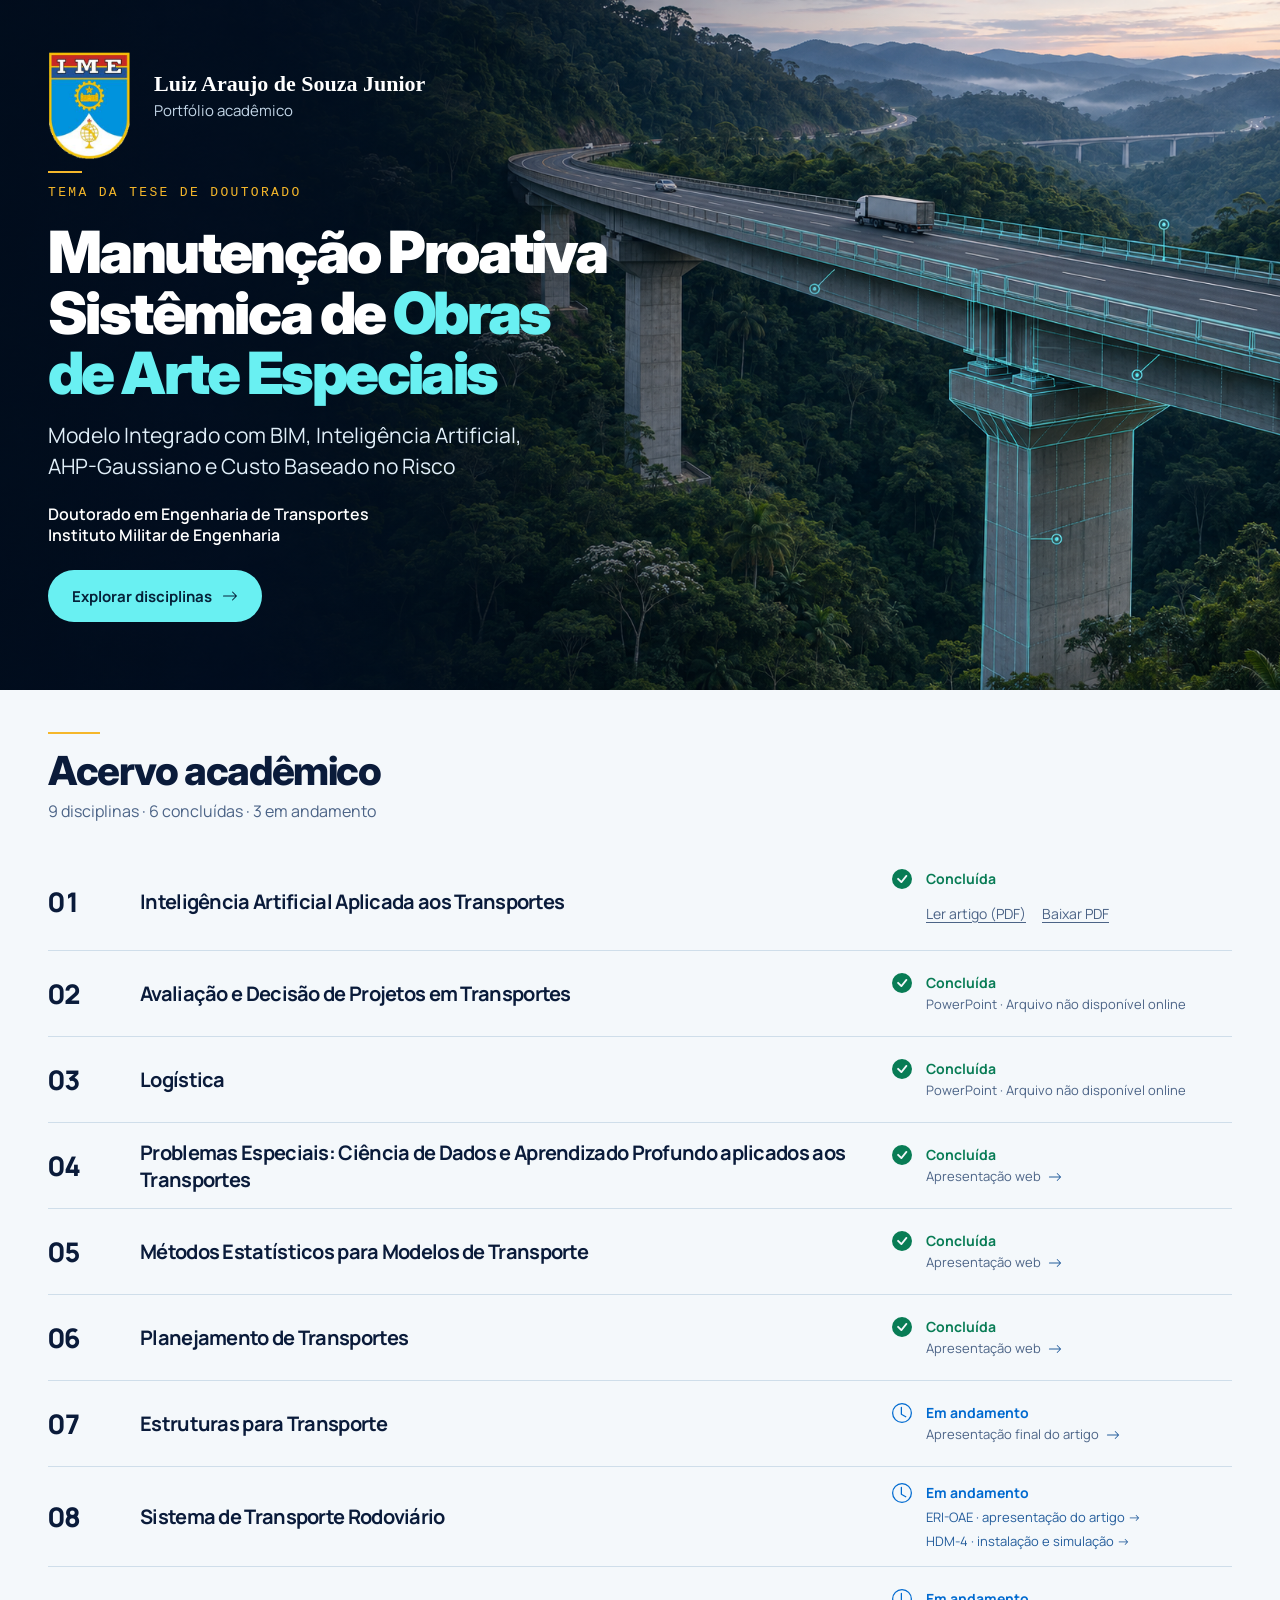
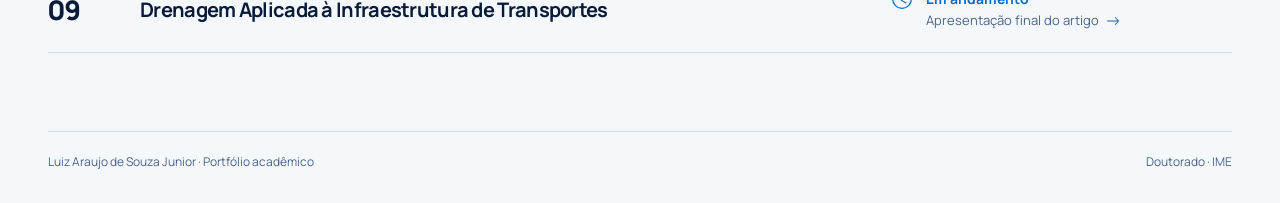
<file: index.html>
<!DOCTYPE html>
<!-- ============================================================================
     ⚠️  ESTE ARQUIVO NÃO É A PÁGINA PRINCIPAL — é só um REDIRECIONAMENTO.
     A página principal (hub) é:  inicio.html  ← edite lá.
     Este index.html existe só para que abrir a raiz (ex.: 127.0.0.1:5500/)
     caia automaticamente no hub. Você não precisa mexer aqui.
     ============================================================================ -->
<html lang="pt-BR">
<head>
<meta charset="UTF-8">
<meta http-equiv="refresh" content="0; url=inicio.html">
<title>Redirecionando para a página principal…</title>
<script>location.replace('inicio.html');</script>
<style>html,body{height:100%;margin:0}body{background:#040a16;color:#aebfda;font-family:system-ui,sans-serif;display:flex;align-items:center;justify-content:center}a{color:#2fe4d8}</style>
</head>
<body>
    <p>Indo para a <a href="inicio.html">página principal</a>…</p>
</body>
</html>
</file>
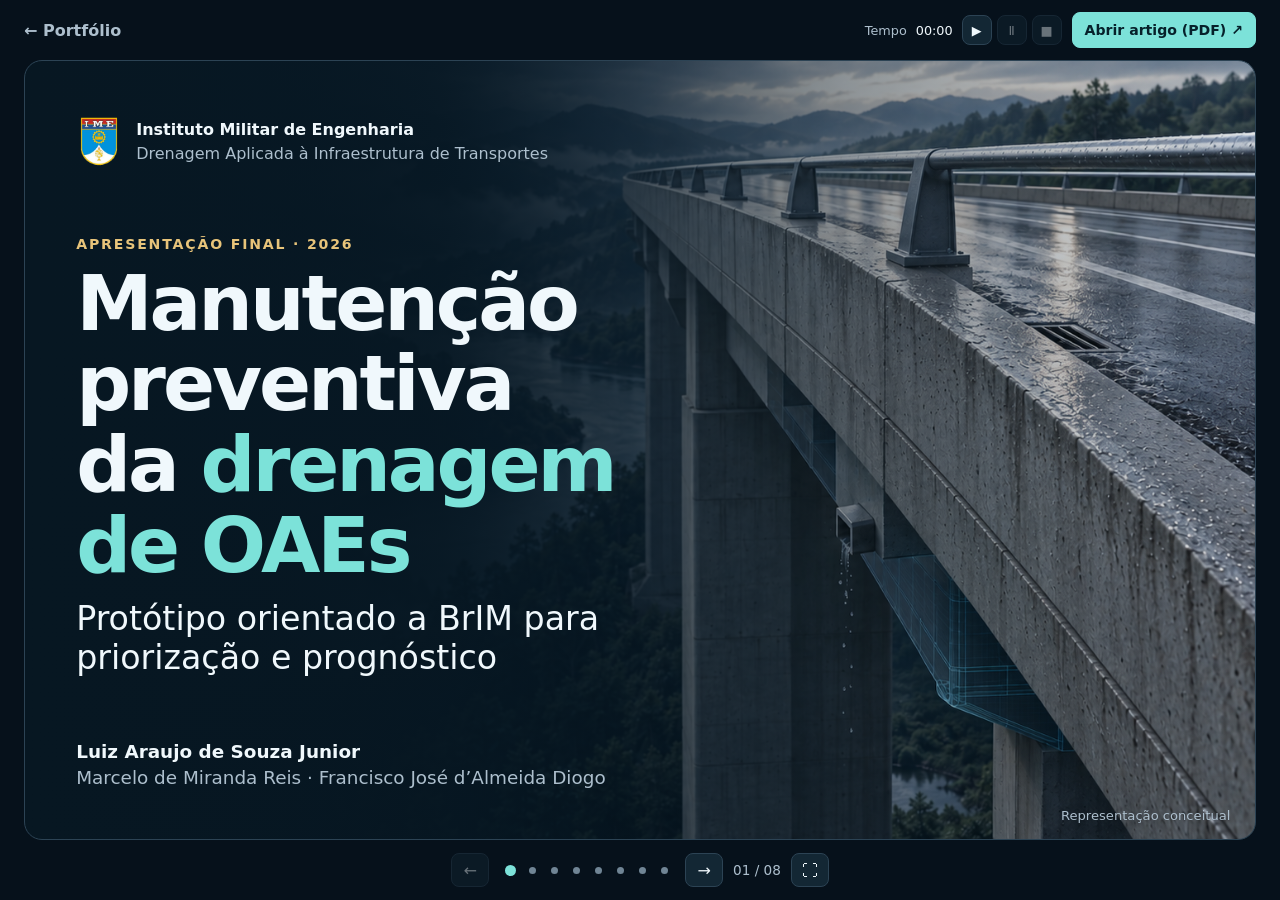
<file: drenagem-infraestrutura-transportes/index.html>
<!doctype html>
<html lang="pt-BR">
<head>
  <meta charset="utf-8">
  <meta name="viewport" content="width=device-width, initial-scale=1">
  <meta name="description" content="Apresentação final do artigo sobre manutenção preventiva da drenagem de OAEs e o protótipo orientado a BrIM.">
  <meta property="og:type" content="website">
  <meta property="og:title" content="Manutenção preventiva da drenagem de OAEs | IME">
  <meta property="og:description" content="Apresentação final e acesso ao artigo entregue.">
  <meta property="og:image" content="https://apresentacoes-doutorado.pages.dev/drenagem-infraestrutura-transportes/assets-final/ponte-drenagem-conceitual.png">
  <title>Manutenção preventiva da drenagem de OAEs | IME</title>
  <link rel="stylesheet" href="final.css?v=3">
  <link rel="stylesheet" href="rede-bibliometrica.css?v=3">
  <link rel="stylesheet" href="problema.css?v=5">
  <link rel="stylesheet" href="exposicao-es.css">
  <script defer src="final.js"></script>
  <script defer src="problema.js"></script>
  <script defer src="rede-bibliometrica-dados.js"></script>
  <script defer src="rede-bibliometrica.js?v=4"></script>
  <script defer src="final-cronometro.js"></script>
</head>
<body>
  <a class="skip" href="#stage">Ir para a apresentação</a>
  <header class="bar">
    <a class="back" href="../inicio.html">← <span>Portfólio</span></a>
    <div class="timer" id="presentation-timer" role="group" aria-label="Cronômetro da apresentação">
      <span>Tempo</span><time id="timer-display">00:00</time>
      <button id="timer-play" type="button" aria-label="Iniciar ou retomar cronômetro">▶</button>
      <button id="timer-pause" type="button" aria-label="Pausar cronômetro">Ⅱ</button>
      <button id="timer-stop" type="button" aria-label="Parar e zerar cronômetro">■</button>
    </div>
    <a class="button pdf" href="artigo-entregue.pdf" target="_blank" rel="noopener">Abrir artigo (PDF) ↗</a>
  </header>

  <svg class="ponte-definicoes" width="0" height="0" aria-hidden="true" focusable="false">
    <defs>
          <linearGradient id="problema-fundo" x2="0" y2="1"><stop stop-color="#233d4c"/><stop offset=".62" stop-color="#112732"/><stop offset="1" stop-color="#0a1822"/></linearGradient>
          <linearGradient id="problema-pista" x2="0" y2="1"><stop stop-color="#50585e"/><stop offset="1" stop-color="#2d3439"/></linearGradient>
          <linearGradient id="problema-faixa" x2="0" y2="1"><stop stop-color="#777c77"/><stop offset="1" stop-color="#565c57"/></linearGradient>
          <linearGradient id="problema-concreto-face" x2="0" y2="1"><stop stop-color="#859090"/><stop offset=".19" stop-color="#707b7c"/><stop offset="1" stop-color="#354550"/></linearGradient>
          <linearGradient id="problema-pilar" x2="1" y2="0"><stop stop-color="#626d70"/><stop offset=".6" stop-color="#8b9190"/><stop offset="1" stop-color="#677378"/></linearGradient>
          <linearGradient id="problema-tubo" x2="1" y2="0"><stop stop-color="#243843"/><stop offset=".5" stop-color="#a3abad"/><stop offset="1" stop-color="#44545a"/></linearGradient>
          <linearGradient id="problema-agua" x2="1" y2="0"><stop stop-color="#3996c7" stop-opacity=".22"/><stop offset=".54" stop-color="#39b8e7" stop-opacity=".65"/><stop offset="1" stop-color="#a0e9ff" stop-opacity=".32"/></linearGradient>
          <pattern id="problema-asfalto" width="21" height="18" patternUnits="userSpaceOnUse">
            <path d="M2 3h2m7 0h1m5 4h2M3 13h1m8-4h2m1 7h3M7 16h2" stroke="#bac6c9" stroke-opacity=".23" stroke-width=".8"/>
            <path d="M3 6h1m14 6h3M7 11h2m4 5h1" stroke="#000" stroke-opacity=".32" stroke-width=".8"/>
          </pattern>
          <pattern id="problema-concreto" width="35" height="27" patternUnits="userSpaceOnUse">
            <path d="m2 7 4-2 4 2 1 2-5 2-3-1zM22 18l3-3 5 2-1 4-5 1z" fill="#ced2c8" fill-opacity=".12"/>
            <path d="M12 25h11M6 18h2m20-11h2m-14 5h2" stroke="#0b1b21" stroke-opacity=".3"/>
          </pattern>
          <marker id="problema-seta" markerWidth="7" markerHeight="7" refX="6" refY="3.5" orient="auto"><path d="M0 0l7 3.5-7 3.5z" fill="#a1ebff"/></marker>
          <filter id="problema-brilho" x="-.2" y="-.2" width="1.4" height="1.4"><feGaussianBlur stdDeviation="4"/></filter>
          <filter id="problema-sombra" x="-.15" y="-.4" width="1.3" height="1.8"><feGaussianBlur stdDeviation="5"/></filter>
        <g id="problema-ponte-base">
          <rect width="790" height="366" rx="12" fill="url(#problema-fundo)"/>
          <path d="M0 103 75 80 127 95l75-48 54 31 71-43 104 62 109-34 101 37 99-42 50 15v110H0z" fill="#48626a" opacity=".31"/>
          <path d="M0 144 93 103l121 32 103-28 87 26 122-36 99 26 121-35 44 16v87H0z" fill="#1a343c" opacity=".83"/>
          <path d="M29 273q144 27 296 6l355-41q-13 40-84 55-279 55-556 21z" fill="#070f16" opacity=".56" filter="url(#problema-sombra)"/>

          <!-- Travessa, pilar e aparelho de apoio sob a junta. -->
          <path d="m449 294 36-20h102l-34 20z" fill="#8d9693" stroke="#546267"/>
          <path d="M449 294h104v72H449z" fill="url(#problema-pilar)"/>
          <path d="m553 294 34-20v92h-34z" fill="#485760"/>
          <path d="M449 294h104v72H449z" fill="url(#problema-concreto)"/>
          <path d="M475 296v70m55-69v69" stroke="#263840" stroke-opacity=".33"/>
          <path d="m417 278 53-31h128l-49 31z" fill="#9ca19c" stroke="#67777b"/>
          <path d="M417 278h132v22H417z" fill="url(#problema-concreto-face)" stroke="#718083"/>
          <path d="m549 278 49-31v23l-49 30z" fill="#53646a"/>
          <path d="M417 279h132v20H417z" fill="url(#problema-concreto)"/>
          <path d="m473 257 27-13h60l-27 13z" fill="#6f7c7c" stroke="#293942"/>
          <path d="M473 257h60v15h-60z" fill="#18262c" stroke="#4c5d62"/>
          <path d="m533 257 27-13v14l-27 14z" fill="#223239"/>
          <path d="M479 260h48m-48 4h48m-48 4h48" stroke="#56666b" stroke-width="1.15"/>

          <!-- Tubo vertical visível abaixo do bordo drenante. -->
          <path d="M364 216h18v58q-9 8-18 0z" fill="url(#problema-tubo)" stroke="#18272e" stroke-width="1.4"/>
          <path d="M364 254q9 3 18 0m-18 6q9 3 18 0" fill="none" stroke="#232d30" stroke-width="1.3"/>
          <ellipse cx="373" cy="274" rx="9" ry="4" fill="#111e24" stroke="#a7adac" stroke-width="1.35"/>

          <!-- Mesa do tabuleiro, longarinas e pista. -->
          <path d="m74 216 588-1v29H74z" fill="url(#problema-concreto-face)" stroke="#74858a"/>
          <path d="M74 216h588v29H74z" fill="url(#problema-concreto)"/>
          <path d="M99 245h539l-17 17H116z" fill="#34444a" stroke="#667476"/>
          <path d="M116 252h505" stroke="#a9b0ac" stroke-opacity=".47" stroke-width="1.3"/>
          <path d="m662 215 87-96v29l-87 96z" fill="#46575e" stroke="#74858a"/>
          <path d="m74 215 119-96h556l-87 96z" fill="url(#problema-pista)" stroke="#8a9594" stroke-width="1.6"/>
          <path d="m74 215 119-96h556l-87 96z" fill="url(#problema-asfalto)"/>
          <path d="m150 154 43-35h556l-31 35z" fill="url(#problema-faixa)"/>
          <path d="m150 154 43-35h556l-31 35z" fill="url(#problema-concreto)"/>
          <path d="m147 157 569 1" stroke="#c1c8bf" stroke-width="2.35"/>
          <path d="m102 194 577 1" stroke="#deded3" stroke-width="2.5" stroke-dasharray="44 33" stroke-opacity=".76"/>
          <path d="m78 211 587 1" stroke="#aab5b1" stroke-width="1.5" stroke-opacity=".72"/>

          <!-- Junta transversal e o detalhe do guarda-corpo metálico. -->
          <path d="m586 119-94 96v32" fill="none" stroke="#161e23" stroke-width="8"/>
          <path d="m584 119-94 96v31m99-127-94 96v31" fill="none" stroke="#8c9899" stroke-width="1"/>
          <path d="m187 123 6-8h556l-8 8z" fill="#92968d"/>
          <path d="m187 123 554 0v10H187z" fill="#626b68" stroke="#9ba19b" stroke-width="1"/>
          <path d="M207 87v33m73-33v33m74-33v33m73-33v33m74-33v33m73-33v33m74-33v33m73-33v33" stroke="#192a31" stroke-width="8"/>
          <path d="M207 87v33m73-33v33m74-33v33m73-33v33m74-33v33m73-33v33m74-33v33m73-33v33" stroke="#9aa6a8" stroke-width="3"/>
          <path d="M195 83h546m-544 18h542" stroke="#1f3036" stroke-width="7" stroke-linecap="round"/>
          <path d="M195 81h546m-544 18h542" stroke="#bac6c6" stroke-width="3.1" stroke-linecap="round"/>
          <path d="M208 79h509" stroke="#e0e5df" stroke-opacity=".6" stroke-linecap="round"/>

          <!-- Captação ao pé do meio-fio, junto à faixa de serviço. -->
          <g id="problema-boca-barbaca">
            <ellipse cx="374" cy="143" rx="17" ry="7" fill="#8e9692" stroke="#c2c7be" stroke-width="1.25" transform="rotate(-5 374 143)"/>
            <ellipse cx="374" cy="143" rx="12" ry="4.6" fill="#17282d" transform="rotate(-5 374 143)"/>
          </g>
        </g>
        <g id="problema-chuva-base" class="problema-chuva" fill="none" stroke="#a3d7ec" stroke-width="1.45" stroke-linecap="round" opacity=".56">
          <path d="m137 43-11 20m51-36-12 22m56-17-12 22m54-33-12 22m56-10-11 21m53-34-11 21m54-14-10 19m52-25-11 20m55-14-12 21m57-33-11 22m56-15-11 20m56-24-12 21m51-18-12 22m55-27-11 21"/>
          <path d="m177 61-11 17m70-17-10 17m66-18-8 16m61-10-10 19m78-21-9 17m57-14-10 17m67-27-10 20m70-13-10 17m67-20-9 18m59-19-10 19m61-16-8 16" opacity=".65"/>
        </g>
    </defs>
  </svg>

  <main id="stage" tabindex="-1" aria-label="Apresentação final de drenagem">
    <section class="slide cover" id="capa" aria-labelledby="titulo-capa">
      <div class="institution"><img src="assets-final/ime.png" alt="Brasão do IME"><div><strong>Instituto Militar de Engenharia</strong><span>Drenagem Aplicada à Infraestrutura de Transportes</span></div></div>
      <div class="cover-copy">
        <p class="eyebrow">Apresentação final · 2026</p>
        <h1 id="titulo-capa">Manutenção preventiva da <em>drenagem de OAEs</em></h1>
        <p class="subtitle">Protótipo orientado a BrIM para priorização e prognóstico</p>
      </div>
      <div class="byline"><strong>Luiz Araujo de Souza Junior</strong><span>Marcelo de Miranda Reis · Francisco José d’Almeida Diogo</span></div>
      <small class="caption cover-caption">Representação conceitual</small>
    </section>

    <section class="slide" id="revisao" aria-labelledby="titulo-revisao" hidden>
      <header class="slide-head"><p class="eyebrow">01 / Revisão bibliográfica</p><h2 id="titulo-revisao">O que a literatura estuda?</h2></header>
      <div class="literature-layout">
        <div class="literature-topics" role="group" aria-label="Destaques para a apresentação">
          <button class="literature-topic" type="button" data-theme="water" aria-pressed="false"><b>01</b><span><strong>Água e drenagem</strong><small>Captação, escoamento e retenção.</small></span></button>
          <button class="literature-topic" type="button" data-theme="maintenance" aria-pressed="false"><b>02</b><span><strong>Deterioração e manutenção</strong><small>Exposição de elementos e acompanhamento de defeitos.</small></span></button>
          <button class="literature-topic" type="button" data-theme="digital" aria-pressed="false"><b>03</b><span><strong>BIM e BrIM</strong><small>Identificação de componentes, registros e integração de dados.</small></span></button>
        </div>
        <figure class="literature-figure">
          <div class="graph-panel">
            <div class="graph-toolbar"><strong class="graph-heading">Rede de coocorrência</strong></div>
            <svg viewBox="0 0 780 332" role="group" aria-label="Rede interativa de palavras-chave do artigo"></svg>
            <div class="graph-status" aria-live="polite">40 termos · 76 ligações</div>
          </div>
          <figcaption>Tamanho dos nós indica frequência documental. O mapa tem dois grupos bibliométricos. Os três botões à esquerda destacam temas da apresentação, que podem atravessar os dois grupos.</figcaption>
        </figure>
      </div>
      <p class="caption">1.762 registros no corpus bibliométrico · 22 estudos na síntese focal dirigida</p>
    </section>

    <section class="slide problema-slide" id="problema" data-problema-etapa="1" data-etapas-automaticas="4000 5000 6000" aria-labelledby="titulo-problema" hidden>
  <header class="slide-head">
    <p class="eyebrow">02 / Problema de pesquisa</p>
    <h2 id="titulo-problema">Quando a água deixa de seguir o caminho previsto</h2>
  </header>
  <div class="problema-layout">
    <figure class="problema-figura">
      <svg class="problema-svg" viewBox="0 0 790 366" role="img" aria-labelledby="problema-svg-titulo problema-svg-desc">
        <title id="problema-svg-titulo">Percurso potencial da água na drenagem de uma ponte</title>
        <desc id="problema-svg-desc">Perspectiva técnica do tabuleiro com guarda-corpo, pista, faixa de serviço e barbacã. Folhas obstruem a boca do tubo. A água se acumula na borda da pista e pode alcançar a junta e o apoio.</desc>
        <use href="#problema-ponte-base"/>
        <use class="problema-chuva" href="#problema-chuva-base"/>
        <g class="problema-folhas">
          <path d="M362 141q-6-5-2-11 9 0 10 8l4 4m-1-3q1-8 10-10 4 7-3 13l-4 3m3-3q6-7 13-2-3 7-10 7l-4 1m-7-3q-8 1-9 7 7 3 13-4" fill="#ba873e" stroke="#f6c470" stroke-width="1.1" stroke-linecap="round"/>
          <path d="m362 143 15-6m0 10 11-5m-23 6 7-4" stroke="#61412b" stroke-width="1.15" stroke-linecap="round"/>
          <circle cx="373" cy="144" r="23" fill="none" stroke="#efb85d" stroke-width="1.35" stroke-dasharray="3 4"/>
          <path d="M354 139h-24l-20 20h-38" fill="none" stroke="#ffda9c" stroke-width="1.4"/>
          <rect x="156" y="150" width="117" height="20" rx="4" fill="#132630" opacity=".94"/>
          <text x="165" y="164" fill="#ffda9c" font-size="12" font-weight="700">Barbacã obstruído</text>
        </g>
        <path d="M360 272h-27l-12 11h-65" fill="none" stroke="#a5bdc6" stroke-width="1.2"/>
        <text x="252" y="287" fill="#bbced4" text-anchor="end" font-size="12" font-weight="650">Saída do tubo</text>
        <text x="643" y="109" fill="#dae4e2" font-size="11" font-weight="650">Guarda-corpo</text>
        <text x="629" y="146" fill="#e2e9df" font-size="11" font-weight="650">Faixa de serviço</text>
        <text x="114" y="185" fill="#e6e8df" font-size="11" font-weight="650">Pista</text>

        <g class="problema-acumulo">
          <path d="M387 137q17-1 37 0l46 1q21-1 46 2 20 2 50-2l-27 25q-37 8-57 4-35-5-62 2-18 4-35 0l-46-9q-20-5-5-11 15-7 39-4z" fill="url(#problema-agua)" stroke="#7bd8f3" stroke-width="1.25"/>
          <path d="M399 148q-31 8-49 5m60-6q75-6 135-2" class="problema-fluxo" fill="none" stroke="#a1ebff" stroke-width="2.45" stroke-dasharray="9 6" stroke-linecap="round" marker-end="url(#problema-seta)"/>
          <path d="M549 157q-22 22-37 41l-19 17v24" class="problema-fluxo" fill="none" stroke="#a1ebff" stroke-width="2.4" stroke-dasharray="9 6" stroke-linecap="round" marker-end="url(#problema-seta)"/>
          <path d="m559 161 22 16h52" fill="none" stroke="#a1ebff" stroke-width="1.35"/>
          <rect x="630" y="167" width="43" height="19" rx="4" fill="#152832" opacity=".95"/>
          <text x="638" y="180" fill="#caf2ff" font-size="12" font-weight="700">Junta</text>
        </g>
        <g class="problema-umidade">
          <path d="M492 235q11 14 17 24 11 4 17 21l7 35q-14 12-44 10-26 3-31-8l14-24 6-33z" fill="#4298b7" opacity=".4" filter="url(#problema-brilho)"/>
          <path d="M493 237q0 15 14 25 9 7 8 17m-16-14q-10 11-6 25t-5 23m30-29q-7 12-4 31" class="problema-fluxo" fill="none" stroke="#74d7f5" stroke-width="2.2" stroke-dasharray="6 5" stroke-linecap="round"/>
          <path d="m504 292 7 4-3 5-8 1-2-6zm-21 12 6-1 5 5-4 5-7-3zm31 7 8 2 2 6-5 4-7-4z" fill="#aeb7af" stroke="#496067" stroke-width=".6"/>
          <path d="M526 278h37l16 15h53" fill="none" stroke="#a1ebff" stroke-width="1.35"/>
          <text x="638" y="297" fill="#caf2ff" font-size="12" font-weight="700">Umidade no apoio</text>
          <text x="638" y="313" fill="#b1c5ce" font-size="10.5">Agregados em detalhe</text>
        </g>
      </svg>
      <figcaption>Esquema conceitual do percurso da água. A deterioração depende das condições de exposição e do elemento.</figcaption>
    </figure>
    <div class="problema-painel" aria-label="Etapas do fenômeno">
      <button type="button" class="problema-passo" data-problema-passo="1" aria-pressed="true"><span>01</span><strong>Dreno obstruído</strong><small>Folhas e detritos reduzem a captação.</small></button>
      <button type="button" class="problema-passo" data-problema-passo="2" aria-pressed="false"><span>02</span><strong>Água no tabuleiro</strong><small>O acúmulo pode mudar o escoamento e alcançar a junta.</small></button>
      <button type="button" class="problema-passo" data-problema-passo="3" aria-pressed="false"><span>03</span><strong>Exposição repetida</strong><small>A umidade pode alcançar o concreto e a região do apoio.</small></button>
    </div>
  </div>
  <p class="problema-pergunta">Como reunir evidências de chuva, condição e consequência para agir preventivamente?</p>
</section>


    <section class="slide problema-slide metodos-slide" id="metodos" data-problema-etapa="1" data-etapas-automaticas="6500 6500 6500" aria-labelledby="titulo-metodos" hidden>
      <header class="slide-head">
        <p class="eyebrow">03 / Desenho do estudo</p>
        <h2 id="titulo-metodos">Como investigar?</h2>
      </header>
      <div class="problema-layout">
        <figure class="problema-figura">
          <svg class="problema-svg" viewBox="0 0 790 366" role="img" aria-labelledby="metodos-svg-titulo metodos-svg-desc">
            <title id="metodos-svg-titulo">Três perguntas de análise sobre o mesmo tabuleiro</title>
            <desc id="metodos-svg-desc">A primeira etapa destaca a chuva e sua chegada à faixa de serviço. A segunda compara dois drenos de borda. A terceira mostra uma curva conceitual em degraus do funcionamento ao longo do tempo.</desc>
            <use href="#problema-ponte-base"/>
            <use href="#problema-boca-barbaca" transform="translate(132 0)"/>
            <g class="metodos-camada metodos-exposicao">
              <use class="problema-chuva" href="#problema-chuva-base"/>
              <path d="m219 158 49-27m54 63 64-56m48 60 50-56m95 46 53-46" class="problema-fluxo" fill="none" stroke="#8ee6fc" stroke-width="2.8" stroke-dasharray="8 6" stroke-linecap="round" marker-end="url(#problema-seta)"/>
              <path d="M240 136q130 4 265 1t183-1" fill="none" stroke="#72cde9" stroke-width="3" opacity=".85"/>
              <rect x="22" y="19" width="190" height="31" rx="5" fill="#142f3d" stroke="#478da3"/>
              <text x="37" y="39" fill="#c9f4ff" font-size="15" font-weight="700">Chuva no tabuleiro</text>
            </g>
            <g class="metodos-camada metodos-priorizacao">

              <circle cx="374" cy="143" r="21" fill="none" stroke="#7ce2d9" stroke-width="2.2"/>
              <circle cx="506" cy="143" r="21" fill="none" stroke="#f0c57c" stroke-width="2.2"/>
            </g>
            <g class="metodos-camada metodos-prognostico">
              <circle class="metodos-evento" cx="374" cy="143" r="21" fill="none" stroke="#ffcd86" stroke-width="2"/>
              <circle cx="96" cy="265" r="21" fill="#102836" stroke="#7ce2d9" stroke-width="1.6"/>
              <path d="M96 249v3m0 26v3m-16-16h3m26 0h3" stroke="#9dc1cc" stroke-width="1.5"/>
              <path d="M96 265v-9" stroke="#d1eff1" stroke-width="2" stroke-linecap="round"/>
              <path class="metodos-ponteiro" d="M96 265l10 4" stroke="#7ce2d9" stroke-width="2" stroke-linecap="round"/>
              <text x="126" y="262" fill="#c9f4ff" font-size="14" font-weight="700">Tempo de acompanhamento</text>
              <text class="metodos-evento" x="126" y="283" fill="#ffcd86" font-size="13" font-weight="700">Dreno A · perda de função ilustrativa</text>
              <path d="M383 160l19 47h50" fill="none" stroke="#9fe8ee" stroke-width="1.5"/>
              <rect x="450" y="174" width="312" height="169" rx="9" fill="#102836" stroke="#80c6d2"/>
              <text x="469" y="197" fill="#d6eef0" font-size="14" font-weight="700">Probabilidade de continuar funcional</text>
              <path d="M478 213v94h255" stroke="#84a8b5" stroke-width="1.25" fill="none"/>
              <path d="M478 244h255m-255 30h255" stroke="#8fb7be" stroke-opacity=".26"/>
              <path class="metodos-curva" pathLength="1" d="M483 224h49v14h34v18h46v18h38v9h36v9h40" fill="none" stroke="#7ce2d9" stroke-width="3" stroke-linejoin="round"/>
              <path d="M551 232v12m77 24v12m75 6v12" stroke="#f0c57c" stroke-width="1.55"/>
              <text x="732" y="328" fill="#c9dce3" font-size="12" text-anchor="end">Tempo de acompanhamento</text>
              <text x="469" y="328" fill="#9cb8c2" font-size="11">Curva conceitual</text>
            </g>
            <g>
              <path d="M374 137v-13m132 13v-13" fill="none" stroke="#c2dce1" stroke-width="1.3"/>
              <rect x="332" y="103" width="84" height="22" rx="5" fill="#142d37" stroke="#7ce2d9"/>
              <rect x="464" y="103" width="84" height="22" rx="5" fill="#302c22" stroke="#f0c57c"/>
              <text x="374" y="118" fill="#c2f7ed" text-anchor="middle" font-size="13" font-weight="700">Dreno A</text>
              <text x="506" y="118" fill="#ffe0a7" text-anchor="middle" font-size="13" font-weight="700">Dreno B</text>
            </g>
          </svg>
          <figcaption>O mesmo tabuleiro ilustrativo ajuda a distinguir o que cada método responde.</figcaption>
        </figure>

        <div class="metodos-painel">
          <div class="metodos-controles" role="group" aria-label="Perguntas de análise">
            <button type="button" class="problema-passo" data-problema-passo="1" aria-pressed="true" aria-controls="metodos-exposicao"><span>01</span><strong>Exposição</strong></button>
            <button type="button" class="problema-passo" data-problema-passo="2" aria-pressed="false" aria-controls="metodos-priorizacao"><span>02</span><strong>Prioridade</strong></button>
            <button type="button" class="problema-passo" data-problema-passo="3" aria-pressed="false" aria-controls="metodos-prognostico"><span>03</span><strong>Prognóstico</strong></button>
          </div>
          <div class="metodos-resposta" id="metodos-exposicao" data-metodos-conteudo="1">
            <h3>Como medir a exposição à chuva?</h3>
            <p class="metodos-tecnica">Pesos iguais · entropia de Shannon · PCA</p>
            <p>Os três escores comparam estações a partir de indicadores pluviométricos e compõem o índice relativo de exposição.</p>
          </div>
          <div class="metodos-resposta" id="metodos-priorizacao" data-metodos-conteudo="2" hidden>
            <h3>Qual dreno merece atenção primeiro?</h3>
            <p class="metodos-tecnica">Não dominância de Pareto</p>
            <p>A comparação usa exposição (E), deficiência funcional (C) e consequência potencial (K) para formar frentes de prioridade.</p>
          </div>
          <div class="metodos-resposta" id="metodos-prognostico" data-metodos-conteudo="3" hidden>
            <h3>Qual é a probabilidade de perder função com o tempo?</h3>
            <p class="metodos-tecnica">Estimador de Kaplan–Meier</p>
            <p>A cada instante com perda de função observada, a estimativa cai um degrau. Os registros que terminam com o dreno funcional também entram na análise.</p>
          </div>
        </div>
      </div>
      <p class="caption">Artigo entregue · Seções 3 e 4</p>
    </section>
<section id="criterios" hidden class="slide problema-slide metodos-slide" data-problema-etapa="1" data-etapas-automaticas="5800 5800 5800 8500" aria-labelledby="titulo">
  <header class="slide-head"><p class="eyebrow">04 / Critérios de priorização</p><h2 id="titulo">O que observar em cada dispositivo de drenagem?</h2></header>
  <p class="lead">A chuva caracteriza a solicitação. A inspeção revela a resposta do dreno. O caminho da água indica o que pode ser atingido.</p>
  <div class="problema-layout">
    <figure class="problema-figura">
      <svg class="problema-svg" viewBox="0 0 790 366" role="img" aria-label="Corte da ponte com os drenos A e B, chuva, obstrução e caminho da água até o apoio">
        <use href="#problema-ponte-base"/>
        <use href="#problema-boca-barbaca" transform="translate(132 0)"/>
        <g class="criterio-camada criterio-e">
          <use href="#problema-chuva-base"/>
          <path d="M250 137Q466 131 690 135" fill="none" stroke="#8ee6fc" stroke-width="4" stroke-dasharray="9 6" class="problema-fluxo"/>
          <rect x="24" y="21" width="226" height="31" rx="6" fill="#14333e" stroke="#7ce2d9"/>
          <text x="38" y="41" fill="#e3fcff" font-size="15" font-weight="700">E · Estação de referência</text>
          <path d="M248 48l62 43 25 36" fill="none" stroke="#8ee6fc" stroke-width="1.6" marker-end="url(#problema-seta)"/>
        </g>
        <g class="criterio-camada criterio-c">
          <circle cx="374" cy="143" r="23" fill="none" stroke="#ffcd86" stroke-width="2.5"/>
          <path d="M350 151l-52 62H147" fill="none" stroke="#ffcd86" stroke-width="1.7"/>
          <rect x="28" y="198" width="224" height="32" rx="6" fill="#332b20" stroke="#ffcd86"/>
          <text x="42" y="219" fill="#ffe6b9" font-size="15" font-weight="700">C · Obstrução parcial</text>
          <path d="M363 142q8-11 16-3-2 8-14 8zm12 4q7-11 13-6-1 7-11 9z" fill="#ecad59"/>
        </g>
        <g class="criterio-camada criterio-k">
          <path d="M378 148q79 14 163-2l-57 65v26l37 30" fill="none" stroke="#8ee6fc" stroke-width="3.6" stroke-dasharray="9 6" marker-end="url(#problema-seta)" class="problema-fluxo"/>
          <circle cx="521" cy="269" r="23" fill="#56d7fd" fill-opacity=".2" stroke="#8ee6fc" stroke-width="2"/>
          <rect x="552" y="255" width="212" height="31" rx="6" fill="#14333e" stroke="#8ee6fc"/>
          <text x="563" y="276" fill="#e3fcff" font-size="14" font-weight="700">K · Junta e região do apoio</text>
        </g>
        <g font-size="13" font-weight="700" text-anchor="middle">
          <rect x="332" y="103" width="84" height="22" rx="5" fill="#142d37" stroke="#7ce2d9"/>
          <rect x="464" y="103" width="84" height="22" rx="5" fill="#302c22" stroke="#f0c57c"/>
          <text x="374" y="118" fill="#c2f7ed">Dreno A</text>
          <text x="506" y="118" fill="#ffe0a7">Dreno B</text>
        </g>
      </svg>
      <figcaption>Corte ilustrativo · O mesmo tabuleiro nas quatro etapas</figcaption>
    </figure>
    <div class="metodos-painel">
      <div class="metodos-controles criterios-controles" role="group" aria-label="Etapas da avaliação">
        <button class="problema-passo" type="button" data-problema-passo="1" aria-pressed="true"><span>01</span><strong>Exposição à chuva</strong></button>
        <button class="problema-passo" type="button" data-problema-passo="2" aria-pressed="false"><span>02</span><strong>Condição funcional</strong></button>
        <button class="problema-passo" type="button" data-problema-passo="3" aria-pressed="false"><span>03</span><strong>Consequência potencial</strong></button>
        <button class="problema-passo" type="button" data-problema-passo="4" aria-pressed="false"><span>04</span><strong>Priorização por Pareto</strong></button>
      </div>
      <div class="metodos-resposta" data-metodos-conteudo="1">
        <h3>E · Exposição à chuva</h3><p class="metodos-tecnica">Qual é a solicitação externa?</p>
        <p>O índice atribuído à obra caracteriza a exposição dos dois drenos. O registro identifica a estação e o período de referência.</p>
      </div>
      <div class="metodos-resposta" data-metodos-conteudo="2" hidden>
        <h3>C · Condição funcional</h3><p class="metodos-tecnica">Como cada dreno responde?</p>
        <p>A inspeção registra a deficiência do dispositivo. Neste exemplo, o dreno A apresenta obstrução parcial. O registro inclui a data e a evidência fotográfica, quando disponível.</p>
      </div>
      <div class="metodos-resposta" data-metodos-conteudo="3" hidden>
        <h3>K · Consequência potencial</h3><p class="metodos-tecnica">O que a água pode atingir?</p>
        <p>O trajeto desviado pode alcançar a junta e a região do apoio. O registro identifica os elementos expostos e a evidência que sustenta a avaliação.</p>
      </div>
      <div class="metodos-resposta" data-metodos-conteudo="4" hidden>
        <h3>Por que A tem prioridade?</h3>
        <table class="criterios-tabela">
          <caption>Comparação ilustrativa por Pareto</caption>
          <thead><tr><th scope="col">Critério</th><th scope="col">Dreno A</th><th scope="col">Dreno B</th></tr></thead>
          <tbody><tr><th scope="row">E · Exposição</th><td colspan="2">Igual</td></tr><tr><th scope="row">C · Deficiência</th><td>Maior</td><td>Menor</td></tr><tr><th scope="row">K · Consequência</th><td colspan="2">Igual</td></tr></tbody>
        </table>
        <p class="metodos-tecnica">A tem maior deficiência, com E e K iguais.</p>
      </div>
    </div>
  </div>
  <p class="criterios-u"><strong>U · Qualidade e incerteza da evidência</strong> <span>Registre a fonte e distinga observações de campo de inferências pela geometria.</span></p>
</section>
    <section class="slide" id="base-real" aria-labelledby="titulo-base" data-problema-etapa="1" data-etapas-automaticas="7800 7800 7800 7800 7800" hidden><header class="slide-head"><p class="eyebrow">05 / Aplicação brasileira</p><h2 id="titulo-base">Da literatura internacional ao Espírito Santo</h2></header><div class="exposicao-layout">
<figure><svg class="map-frame" data-map="world" viewBox="0 0 600 502" role="img" aria-label="Referências metodológicas internacionais convergem para o Brasil">
<rect width="600" height="502" rx="12" fill="#0b202d"/>
<text x="28" y="34" fill="#a9c6d2" font-size="14" letter-spacing="2">REFERÊNCIAS METODOLÓGICAS</text>
<g transform="translate(0,15)"><path d="M575.9,317.2 L575.9,318.6 L574.9,319.3 L573.9,319.9 L573.7,318.8 L574.5,318.2 L575.0,318.1 L575.9,317.2 Z M573.0,321.3 L573.4,320.8 L573.9,321.6 L573.7,323.1 L572.7,323.5 L571.9,323.1 L571.7,321.9 L572.3,320.9 L573.0,321.3 Z M24.3,317.1 L24.1,318.4 L24.0,318.6 L24.0,317.2 L24.3,317.1 Z" fill="#244553" stroke="#56707b" stroke-width="0.48" fill-rule="evenodd"/><path d="M351.9,274.4 L352.2,274.7 L357.7,280.5 L357.8,282.1 L360.0,285.0 L359.3,288.4 L359.4,290.0 L360.4,291.1 L360.4,291.8 L360.0,293.5 L360.1,294.4 L360.0,295.7 L360.5,297.5 L361.2,300.3 L361.7,300.9 L361.7,300.9 L360.5,302.6 L358.8,303.7 L357.9,303.6 L357.4,304.5 L356.3,304.5 L355.9,304.9 L354.1,304.1 L352.9,304.3 L352.5,300.5 L352.0,299.2 L351.7,298.4 L350.2,297.8 L349.3,297.0 L348.3,296.5 L347.7,296.0 L347.1,295.3 L347.1,295.3 L346.2,291.8 L345.3,290.2 L345.0,288.5 L345.2,287.1 L344.9,284.5 L345.6,284.3 L346.1,283.3 L346.7,281.8 L347.1,281.2 L347.1,280.3 L346.7,279.7 L346.7,278.6 L346.7,278.6 L347.1,278.2 L347.2,276.5 L346.6,274.9 L347.1,274.6 L348.8,274.6 L351.9,274.4 Z" fill="#244553" stroke="#56707b" stroke-width="0.48" fill-rule="evenodd"/><path d="M286.7,193.5 L286.7,193.6 L286.6,194.2 L286.6,198.5 L281.6,198.3 L281.6,205.6 L280.2,205.8 L279.8,207.3 L280.1,211.4 L274.1,211.3 L273.8,212.3 L273.8,211.1 L273.9,211.1 L277.3,210.9 L277.5,209.9 L278.1,208.6 L278.6,204.7 L280.8,201.6 L281.5,198.1 L282.0,197.8 L282.5,195.6 L283.8,195.3 L284.3,195.7 L285.0,195.7 L285.5,195.1 L286.5,195.0 L286.4,193.5 L286.7,193.5 Z" fill="#244553" stroke="#56707b" stroke-width="0.48" fill-rule="evenodd"/><path d="M111.6,133.1 L111.4,133.0 L108.5,130.3 L107.4,129.0 L104.6,127.9 L103.7,125.4 L103.9,123.6 L102.0,122.4 L101.7,120.1 L99.9,118.1 L99.8,116.6 L99.8,116.6 L100.7,115.3 L100.6,113.5 L98.0,111.7 L96.5,108.4 L95.5,106.4 L94.1,105.1 L93.1,104.0 L92.3,102.5 L90.7,103.4 L89.2,105.0 L87.9,103.2 L86.8,101.9 L85.3,101.1 L83.8,101.1 L83.8,84.9 L83.8,74.4 L83.8,74.4 L86.7,75.1 L89.1,76.5 L90.7,76.7 L92.0,75.6 L93.9,74.7 L96.2,75.0 L98.5,73.8 L101.0,73.1 L102.0,74.2 L103.2,73.6 L103.5,72.3 L104.6,72.6 L107.2,75.1 L109.2,73.2 L109.4,75.3 L111.3,74.9 L111.9,74.0 L113.7,74.2 L116.1,75.4 L119.7,76.4 L121.8,76.9 L123.3,76.7 L125.3,78.2 L123.2,79.6 L125.9,80.2 L130.1,79.8 L131.4,79.3 L133.0,81.0 L134.7,79.6 L133.1,78.4 L134.1,77.4 L136.0,77.3 L137.2,77.0 L138.4,77.7 L140.0,79.2 L141.7,79.0 L144.4,80.3 L146.8,79.8 L149.0,79.9 L148.8,78.1 L150.2,77.6 L152.6,78.6 L152.6,81.3 L153.6,79.0 L154.8,79.1 L155.5,76.3 L153.8,74.5 L152.0,73.4 L152.2,70.2 L154.0,68.2 L156.0,68.6 L157.6,69.9 L159.6,73.1 L158.3,74.5 L161.1,75.0 L161.1,77.9 L163.2,75.7 L165.0,77.5 L164.5,79.6 L166.0,81.5 L167.6,79.5 L168.8,77.1 L168.8,74.0 L171.0,74.2 L173.3,74.6 L175.3,76.0 L175.4,77.4 L174.3,78.9 L175.4,80.4 L175.2,81.8 L172.2,83.8 L170.0,84.2 L168.5,83.4 L168.0,84.8 L166.5,87.2 L166.1,88.4 L164.3,90.3 L162.1,90.5 L160.9,91.7 L160.8,93.5 L159.0,93.9 L157.1,96.2 L155.5,99.4 L154.9,101.6 L154.8,104.9 L157.0,105.4 L157.7,108.0 L158.4,110.2 L160.6,109.6 L163.4,110.8 L165.0,111.9 L166.1,113.2 L168.0,114.0 L169.6,115.2 L172.1,115.4 L173.8,115.7 L173.6,118.1 L174.0,120.9 L175.2,124.1 L177.4,126.8 L178.6,125.9 L179.4,123.0 L178.6,118.5 L177.6,117.0 L180.0,115.7 L181.8,113.7 L182.6,111.7 L182.5,109.8 L181.4,107.4 L179.6,105.3 L181.4,102.3 L180.7,99.8 L180.2,95.4 L181.3,94.7 L183.9,95.5 L185.5,95.7 L186.7,95.0 L188.2,96.0 L190.1,97.6 L190.5,98.7 L193.3,98.9 L193.2,101.3 L193.7,104.9 L195.1,105.3 L196.2,107.0 L198.5,105.4 L199.9,102.3 L200.9,101.0 L202.1,103.5 L204.1,107.1 L205.8,110.5 L205.2,112.3 L207.2,113.9 L208.6,115.5 L211.1,116.2 L212.0,117.1 L212.7,119.5 L213.8,119.9 L214.5,121.0 L214.6,124.1 L213.5,125.2 L212.4,126.2 L209.8,127.2 L207.9,129.5 L205.3,130.0 L202.0,129.4 L199.7,129.4 L198.2,129.6 L196.9,131.6 L194.9,132.9 L192.7,136.6 L190.9,139.2 L192.2,138.7 L194.7,135.0 L197.9,132.7 L200.2,132.4 L201.6,133.8 L200.1,135.7 L200.6,138.7 L201.1,140.9 L203.1,142.3 L205.6,141.9 L207.2,138.7 L207.3,140.7 L208.3,141.8 L206.4,143.6 L203.0,145.3 L201.5,146.4 L199.7,148.5 L198.6,148.3 L198.5,145.9 L201.2,143.5 L198.7,143.6 L197.0,144.0 L196.0,142.4 L196.0,138.5 L195.3,137.7 L194.3,138.2 L193.8,137.4 L192.6,139.6 L192.2,141.8 L191.6,143.1 L191.0,143.5 L190.5,143.6 L190.3,144.3 L187.5,144.3 L185.2,144.4 L184.5,144.9 L182.9,146.9 L182.7,147.1 L182.2,148.3 L180.8,148.2 L179.3,148.3 L178.6,148.7 L178.8,149.3 L179.0,150.1 L178.9,150.4 L176.9,151.8 L175.3,152.3 L173.6,153.8 L173.2,153.8 L172.7,153.3 L172.5,152.9 L172.5,152.6 L172.9,151.6 L173.6,150.1 L174.0,148.4 L173.7,146.0 L173.4,143.4 L171.8,142.1 L172.0,141.6 L171.8,141.2 L171.3,141.2 L171.0,140.8 L171.0,140.1 L170.7,140.4 L170.2,140.3 L170.3,140.0 L170.0,139.7 L169.8,139.0 L168.6,138.1 L167.4,137.1 L165.9,136.0 L164.5,135.0 L163.1,135.8 L162.6,135.9 L160.7,135.1 L159.5,135.5 L158.0,134.6 L156.4,134.2 L155.3,134.0 L154.9,133.5 L154.6,131.9 L154.1,132.0 L154.1,133.1 L150.9,133.0 L145.6,133.1 L140.4,133.1 L135.8,133.1 L131.2,133.1 L126.7,133.1 L122.0,133.1 L120.5,133.1 L116.0,133.1 L111.6,133.1 Z M171.2,95.0 L172.3,93.7 L174.4,93.7 L174.4,94.2 L172.6,95.8 L171.5,95.7 L171.2,95.0 Z M177.6,65.7 L176.0,64.2 L176.0,63.2 L176.8,63.0 L180.3,63.3 L182.9,64.8 L183.0,65.6 L181.4,65.5 L179.8,65.5 L178.1,65.9 L177.6,65.7 Z M176.8,96.0 L177.4,95.2 L178.0,95.2 L178.4,95.8 L177.8,97.3 L177.1,97.1 L176.7,96.2 L176.8,96.0 Z M156.4,59.5 L155.6,60.6 L153.4,60.4 L151.5,59.7 L152.3,58.4 L154.5,57.6 L155.9,58.6 L156.4,59.5 Z M156.1,52.3 L155.4,52.4 L152.5,52.2 L152.1,51.4 L155.2,51.5 L156.3,52.0 L156.1,52.3 Z M151.6,48.8 L153.4,49.8 L153.0,50.8 L150.8,51.4 L149.5,50.7 L148.9,49.7 L148.7,48.5 L150.7,48.6 L151.6,48.8 Z M164.8,61.2 L162.3,60.8 L158.3,59.9 L157.7,58.4 L157.5,57.0 L156.0,55.7 L152.8,55.4 L151.1,54.5 L151.6,53.4 L154.8,53.5 L156.5,54.4 L159.5,54.4 L160.8,55.4 L160.5,56.4 L162.2,57.1 L163.2,57.7 L165.3,57.9 L167.5,58.1 L170.0,57.5 L173.1,57.3 L175.6,57.4 L177.2,58.5 L177.6,59.7 L176.6,60.4 L174.3,61.0 L172.4,60.7 L168.0,61.1 L164.8,61.2 Z M129.4,50.5 L131.5,51.0 L131.0,51.8 L128.2,52.7 L125.9,51.7 L127.1,50.8 L129.4,50.5 Z M129.8,48.7 L131.8,49.3 L130.0,49.8 L127.4,49.8 L127.4,49.4 L129.0,48.6 L129.8,48.7 Z M214.7,126.5 L213.9,128.3 L212.9,130.8 L213.9,129.8 L214.9,130.4 L214.4,131.4 L215.7,132.2 L216.4,131.5 L218.0,132.3 L217.5,134.4 L218.6,133.9 L218.8,135.4 L219.2,137.2 L218.6,139.7 L217.9,139.8 L216.9,139.3 L217.2,136.9 L216.8,136.6 L215.0,139.0 L214.1,138.9 L215.2,137.6 L213.7,136.9 L212.1,137.1 L209.1,137.0 L208.8,136.2 L209.8,135.2 L209.1,134.4 L210.4,132.7 L212.0,128.2 L213.0,126.6 L214.3,125.6 L215.0,125.7 L214.7,126.5 Z M171.3,87.5 L173.0,88.4 L174.8,89.3 L174.9,90.7 L176.0,90.4 L177.1,91.4 L175.8,92.3 L173.4,91.6 L172.5,90.3 L171.0,91.8 L168.8,93.3 L168.3,91.6 L166.2,91.9 L167.6,90.5 L167.8,88.3 L168.3,85.7 L169.4,85.9 L169.7,87.2 L170.5,86.7 L171.3,87.5 Z M179.2,67.0 L180.6,65.8 L184.0,67.3 L186.1,68.6 L186.3,69.9 L189.2,69.2 L190.8,71.0 L194.5,72.1 L195.8,73.3 L197.3,75.9 L194.5,77.2 L198.1,79.1 L200.5,79.7 L202.7,82.3 L205.1,82.5 L204.6,84.5 L202.0,87.8 L200.1,86.6 L197.7,83.8 L195.7,84.2 L195.5,85.8 L197.1,87.5 L199.2,88.8 L199.8,89.5 L200.8,92.3 L200.3,94.4 L198.3,93.6 L194.5,91.3 L196.7,93.8 L198.3,95.5 L198.5,96.5 L194.4,95.3 L191.1,93.7 L189.2,92.3 L189.7,91.5 L187.5,90.1 L185.2,88.7 L185.2,89.5 L180.8,90.0 L179.5,89.0 L180.5,86.9 L183.4,86.8 L186.6,86.5 L186.0,85.5 L186.6,84.1 L188.6,81.3 L188.1,80.1 L187.6,79.1 L185.2,77.7 L182.1,76.7 L183.1,76.0 L181.5,74.3 L180.1,74.1 L178.9,73.1 L178.1,74.0 L175.3,74.3 L169.7,73.7 L166.5,72.9 L164.0,72.5 L162.7,71.5 L164.3,70.2 L162.1,70.2 L161.7,67.3 L162.8,64.8 L164.4,63.6 L168.4,62.9 L167.2,64.7 L168.4,66.4 L169.9,64.2 L173.8,63.0 L176.4,65.9 L176.2,67.8 L179.2,67.0 Z M155.1,61.9 L158.3,62.0 L161.2,62.7 L158.9,65.2 L157.1,65.8 L155.4,67.9 L153.7,67.8 L152.7,65.3 L152.7,63.9 L153.5,62.7 L155.1,61.9 Z M111.6,56.3 L111.6,56.3 L114.2,54.2 L117.4,52.4 L119.7,52.4 L121.8,52.0 L121.6,54.2 L120.4,55.1 L119.0,55.3 L116.1,56.5 L113.7,56.9 L111.6,56.3 Z M96.5,118.8 L98.0,118.6 L97.5,121.8 L98.8,124.0 L98.2,124.0 L97.3,122.7 L96.7,121.4 L96.0,120.6 L95.7,119.3 L95.8,118.4 L96.5,118.8 Z M138.2,47.3 L141.2,47.7 L145.4,48.7 L146.5,50.1 L147.1,51.2 L144.6,50.9 L142.1,50.0 L138.7,49.9 L140.2,49.1 L138.3,48.4 L138.2,47.3 Z M110.6,134.4 L109.8,134.8 L107.3,133.5 L106.9,132.5 L105.5,131.6 L105.2,130.7 L103.6,130.2 L103.0,128.7 L103.2,128.0 L104.8,128.7 L105.7,129.1 L107.2,129.4 L107.7,130.4 L108.4,131.7 L110.0,132.9 L110.6,134.4 Z M113.6,61.0 L115.8,61.6 L119.7,61.8 L121.2,62.6 L122.9,63.8 L120.9,64.5 L117.2,66.5 L115.3,68.5 L115.3,69.7 L111.2,71.1 L110.4,69.8 L106.9,68.3 L107.5,67.1 L108.6,65.1 L109.9,63.2 L108.4,61.5 L113.6,61.0 Z M134.7,57.1 L136.0,56.6 L137.6,56.7 L137.9,58.1 L137.0,59.5 L131.8,59.9 L127.9,61.1 L125.6,61.2 L125.4,60.3 L128.6,59.0 L121.6,59.3 L119.5,58.8 L121.6,56.1 L123.0,55.3 L127.3,56.2 L130.1,57.9 L132.7,58.1 L130.5,55.4 L132.0,54.4 L133.5,54.7 L134.1,56.1 L134.7,57.1 Z M136.6,64.9 L138.4,66.1 L139.3,68.8 L139.8,70.8 L142.4,72.2 L145.1,73.6 L145.0,74.8 L142.5,75.0 L143.4,76.1 L142.9,77.1 L140.1,76.7 L137.5,75.9 L135.7,76.1 L132.8,77.1 L129.0,77.5 L126.2,77.8 L125.4,76.4 L123.3,75.7 L121.9,76.0 L120.1,73.7 L121.1,73.4 L123.4,72.9 L125.6,73.1 L127.6,72.6 L124.6,71.9 L121.4,72.1 L119.2,72.1 L118.4,71.0 L121.9,69.9 L119.6,70.0 L116.9,69.2 L118.2,67.1 L119.3,66.0 L123.4,64.2 L124.9,64.8 L124.2,66.1 L127.6,65.3 L129.7,66.7 L131.4,65.2 L132.8,66.2 L134.1,68.9 L134.9,67.8 L133.8,64.9 L135.1,64.5 L136.6,64.9 Z M146.0,66.0 L144.3,64.1 L146.1,62.7 L147.9,63.3 L150.7,63.0 L151.1,63.8 L149.6,65.2 L151.9,66.4 L151.7,68.9 L149.2,70.0 L147.7,69.8 L146.6,68.7 L142.8,66.5 L142.8,65.6 L146.0,66.0 Z M136.5,63.4 L138.6,63.3 L139.7,63.9 L138.4,65.8 L136.0,63.8 L136.5,63.4 Z M148.9,54.6 L150.1,55.9 L150.2,57.4 L149.5,59.5 L146.9,59.8 L145.3,59.3 L145.3,57.7 L142.8,57.9 L142.7,55.7 L144.4,55.8 L146.7,54.8 L148.8,55.0 L148.9,54.6 Z M152.7,43.6 L153.8,42.8 L155.4,42.6 L154.7,41.9 L158.3,41.8 L160.2,43.3 L162.8,43.9 L165.3,44.4 L166.5,46.3 L168.4,47.2 L166.3,48.0 L163.4,50.2 L160.7,50.4 L157.6,50.0 L155.9,48.9 L155.9,47.8 L157.1,47.1 L154.3,47.1 L152.7,46.2 L151.7,44.9 L152.7,43.6 Z M159.5,40.0 L161.8,39.4 L163.6,39.3 L166.6,38.9 L168.9,37.8 L170.8,38.0 L172.4,38.8 L173.6,37.2 L175.6,36.8 L178.4,36.5 L183.0,36.3 L183.9,36.6 L188.3,36.2 L191.6,36.3 L194.9,36.5 L199.0,36.8 L202.3,37.1 L205.1,37.9 L205.1,38.6 L201.3,39.9 L197.6,40.4 L196.2,41.1 L199.6,41.1 L195.9,42.8 L193.4,43.6 L190.8,45.9 L187.7,46.4 L186.7,46.9 L182.0,47.2 L184.2,47.6 L183.1,48.1 L184.4,49.5 L182.9,50.5 L180.5,51.3 L179.8,52.4 L177.7,53.2 L177.9,53.9 L180.5,53.7 L180.5,54.4 L176.4,56.1 L172.4,55.4 L167.9,55.8 L165.6,55.5 L162.8,55.3 L162.6,53.9 L165.4,53.3 L164.6,51.3 L165.6,51.1 L169.7,52.3 L167.6,50.5 L165.1,49.9 L166.3,48.8 L169.1,48.2 L169.5,47.2 L167.3,46.1 L166.7,44.6 L170.9,44.7 L172.1,45.0 L174.5,44.0 L171.0,43.7 L165.7,43.9 L162.9,42.9 L161.7,41.8 L159.9,40.9 L159.5,40.0 Z M184.6,80.9 L183.6,81.7 L181.9,81.8 L181.5,80.4 L182.2,78.9 L183.6,78.5 L184.8,79.3 L184.8,80.5 L184.6,80.9 Z M152.4,75.1 L153.3,76.1 L152.4,77.1 L150.3,76.3 L149.0,76.6 L147.0,75.3 L148.3,74.4 L149.4,73.2 L151.0,74.0 L151.9,74.5 L152.4,75.1 Z M201.0,130.6 L201.6,130.3 L203.6,131.1 L205.1,132.2 L205.2,132.8 L204.4,132.8 L202.5,131.9 L201.0,130.6 Z M201.8,138.6 L202.3,140.0 L203.5,140.4 L204.9,140.3 L204.1,141.4 L203.6,141.6 L201.6,140.4 L201.2,139.5 L201.8,138.6 Z" fill="#244553" stroke="#56707b" stroke-width="0.48" fill-rule="evenodd"/><path d="M111.6,133.1 L116.0,133.1 L120.5,133.1 L122.0,133.1 L126.7,133.1 L131.2,133.1 L135.8,133.1 L140.4,133.1 L145.6,133.1 L150.9,133.0 L154.1,133.1 L154.1,132.0 L154.6,131.9 L154.9,133.5 L155.3,134.0 L156.4,134.2 L158.0,134.6 L159.5,135.5 L160.7,135.1 L162.6,135.9 L163.1,135.8 L164.5,135.0 L165.9,136.0 L167.4,137.1 L168.6,138.1 L169.8,139.0 L170.0,139.7 L170.3,140.0 L170.2,140.3 L170.7,140.4 L171.0,140.1 L171.0,140.8 L171.3,141.2 L171.8,141.2 L172.0,141.6 L171.8,142.1 L173.4,143.4 L173.7,146.0 L174.0,148.4 L173.6,150.1 L172.9,151.6 L172.5,152.6 L172.5,152.9 L172.7,153.3 L173.2,153.8 L173.6,153.8 L175.3,152.3 L176.9,151.8 L178.9,150.4 L179.0,150.1 L178.8,149.3 L178.6,148.7 L179.3,148.3 L180.8,148.2 L182.2,148.3 L182.7,147.1 L182.9,146.9 L184.5,144.9 L185.2,144.4 L187.5,144.3 L190.3,144.3 L190.5,143.6 L191.0,143.5 L191.6,143.1 L192.2,141.8 L192.6,139.6 L193.8,137.4 L194.3,138.2 L195.3,137.7 L196.0,138.5 L196.0,142.4 L197.0,144.0 L197.3,144.9 L195.6,146.3 L194.1,147.3 L192.5,148.1 L191.6,149.8 L191.4,150.4 L191.4,151.9 L191.9,153.4 L192.5,153.5 L192.3,152.4 L192.8,153.1 L192.7,153.9 L191.6,154.3 L190.9,154.3 L189.8,154.8 L189.1,154.9 L188.2,155.1 L186.9,155.9 L189.2,155.4 L189.6,155.9 L187.5,156.7 L186.5,156.7 L186.6,156.4 L186.1,157.2 L186.6,157.3 L186.2,159.3 L185.1,161.5 L185.0,160.8 L184.7,160.6 L184.2,159.9 L184.5,161.5 L184.9,162.0 L184.9,163.0 L184.4,164.1 L183.5,166.4 L183.4,166.3 L183.9,164.4 L183.1,163.3 L182.9,160.9 L182.6,162.1 L182.9,163.9 L181.9,163.5 L183.0,164.4 L183.0,167.1 L183.5,167.3 L183.6,168.3 L183.8,171.1 L182.9,173.2 L181.3,174.1 L180.3,175.7 L179.5,175.9 L178.7,176.9 L178.5,177.9 L176.8,179.7 L176.0,181.1 L175.3,182.7 L175.0,184.8 L175.3,186.7 L175.8,189.1 L176.5,191.1 L176.5,192.4 L177.2,195.6 L177.2,197.6 L177.1,198.7 L176.7,200.4 L176.3,200.7 L175.5,200.4 L175.3,199.2 L174.7,198.5 L173.9,196.1 L173.2,193.9 L172.9,192.8 L173.2,190.9 L172.8,189.4 L171.6,187.0 L171.0,186.6 L169.5,187.8 L169.2,187.7 L168.4,186.4 L167.5,185.7 L165.8,186.0 L164.4,185.7 L163.2,185.9 L162.6,186.4 L162.9,187.1 L162.8,188.3 L163.2,188.8 L162.9,189.2 L162.3,188.8 L161.7,189.3 L160.6,189.2 L159.5,187.7 L158.1,188.1 L157.0,187.4 L156.1,187.6 L154.8,188.3 L153.4,190.4 L151.9,191.6 L151.0,193.0 L150.7,194.2 L150.7,196.2 L150.7,197.5 L151.0,198.5 L150.4,198.6 L149.3,198.0 L148.1,197.1 L147.7,195.8 L147.4,193.8 L146.5,192.2 L145.9,190.5 L145.2,188.6 L144.1,187.4 L142.8,187.5 L141.9,189.7 L140.6,188.9 L139.8,188.0 L139.4,186.5 L138.9,185.0 L138.0,183.8 L137.2,182.9 L136.7,181.9 L134.0,181.9 L134.0,183.0 L132.8,183.0 L129.7,183.0 L126.2,181.0 L123.9,179.7 L124.1,179.1 L122.1,179.4 L120.4,179.6 L120.1,178.2 L119.1,176.6 L118.4,176.2 L118.2,175.4 L117.4,175.3 L116.8,174.5 L115.4,174.2 L115.0,173.8 L114.8,172.2 L113.4,169.4 L112.1,165.4 L112.1,164.8 L111.5,163.9 L110.3,161.5 L110.1,159.2 L109.2,157.6 L109.6,155.3 L109.5,152.9 L109.0,150.7 L109.6,148.0 L109.8,145.5 L110.0,142.9 L109.7,139.1 L109.2,136.7 L108.8,135.4 L109.0,134.8 L111.2,135.8 L112.0,138.4 L112.4,137.7 L112.1,135.4 L111.6,133.1 Z M61.7,214.9 L62.0,215.1 L62.2,215.5 L62.6,216.5 L62.6,216.7 L62.0,217.3 L61.5,217.7 L61.3,218.2 L60.9,217.8 L60.9,217.0 L60.7,216.0 L60.8,215.6 L61.0,215.2 L60.9,214.6 L61.0,214.4 L61.1,214.4 L61.7,214.9 Z M60.8,213.0 L60.7,213.3 L60.2,213.5 L59.9,212.9 L59.7,212.7 L59.7,212.5 L59.9,212.3 L60.4,212.5 L60.8,213.0 Z M59.6,211.8 L59.6,212.1 L58.8,212.0 L58.9,211.7 L59.6,211.8 Z M57.7,210.3 L57.8,210.4 L58.3,211.4 L58.2,211.5 L58.1,211.5 L57.5,211.4 L57.3,210.8 L57.3,210.7 L57.7,210.3 Z M55.6,208.9 L55.7,209.5 L55.5,209.8 L55.0,209.3 L55.0,209.1 L55.3,208.8 L55.6,208.9 Z M44.7,100.8 L46.0,101.1 L46.1,102.2 L45.2,102.6 L44.2,102.1 L43.2,101.3 L44.7,100.8 Z M65.0,107.7 L66.1,107.9 L66.7,108.7 L65.4,110.1 L63.9,111.2 L63.1,110.4 L62.8,109.1 L64.2,108.1 L65.0,107.7 Z M83.8,74.4 L83.8,74.4 L83.8,84.9 L83.8,101.1 L85.3,101.1 L86.8,101.9 L87.9,103.2 L89.2,105.0 L90.7,103.4 L92.3,102.5 L93.1,104.0 L94.1,105.1 L95.5,106.4 L96.5,108.4 L98.0,111.7 L100.6,113.5 L100.7,115.3 L99.8,116.6 L99.8,116.6 L99.8,116.6 L99.0,115.6 L97.6,114.7 L97.2,112.2 L95.2,109.9 L94.4,107.2 L92.9,107.0 L90.5,107.0 L88.7,106.2 L85.5,103.2 L84.1,102.7 L81.4,101.7 L79.3,101.9 L76.2,100.6 L74.4,99.4 L72.7,100.0 L73.0,102.0 L72.2,102.2 L70.4,102.8 L69.1,103.7 L67.4,104.3 L67.1,102.6 L67.8,99.9 L69.5,99.0 L69.0,98.3 L67.1,99.9 L66.0,101.7 L63.8,103.8 L65.0,105.1 L63.5,107.2 L61.9,108.4 L60.3,109.2 L59.9,110.5 L57.5,111.9 L57.1,113.3 L55.3,114.5 L54.2,114.2 L52.8,115.0 L51.2,116.0 L50.0,116.9 L47.3,117.8 L47.1,117.3 L48.8,116.0 L50.3,115.1 L51.9,113.5 L53.8,113.2 L54.6,112.1 L56.7,110.4 L57.0,109.8 L58.2,108.8 L58.4,106.7 L59.2,105.0 L57.4,105.8 L56.9,105.4 L56.1,106.4 L55.1,104.9 L54.7,106.0 L54.1,104.5 L52.6,105.7 L51.6,105.7 L51.5,104.0 L51.8,103.0 L50.8,101.9 L48.8,102.5 L47.5,101.2 L46.5,100.5 L46.5,98.9 L45.3,97.7 L45.9,96.0 L47.1,94.5 L47.7,93.0 L48.9,92.8 L50.0,93.3 L51.2,91.9 L52.3,92.1 L53.5,91.3 L53.2,90.0 L52.3,89.5 L53.5,88.4 L52.5,88.4 L50.9,89.0 L50.4,89.6 L49.2,89.0 L47.1,89.3 L44.8,88.7 L44.2,87.5 L42.2,85.9 L44.4,84.7 L47.8,83.3 L49.1,83.3 L48.9,84.7 L52.1,84.6 L50.8,82.9 L49.0,81.8 L47.9,80.4 L46.4,79.2 L44.3,78.3 L45.1,76.8 L47.9,76.7 L49.8,75.4 L50.2,74.0 L51.7,72.7 L53.2,72.4 L56.1,71.1 L57.5,71.3 L59.9,69.8 L62.2,70.4 L63.3,71.6 L64.0,71.1 L66.6,71.3 L66.5,71.9 L68.9,72.4 L70.4,72.1 L73.6,73.0 L76.6,73.3 L77.8,73.6 L79.8,73.2 L82.1,74.0 L83.8,74.4 L83.8,74.4 Z M36.7,91.2 L37.6,91.8 L38.6,91.5 L39.8,92.2 L41.3,92.6 L41.2,92.9 L40.1,93.5 L38.9,92.9 L38.3,92.4 L36.9,92.5 L36.6,92.3 L36.7,91.2 Z" fill="#244553" stroke="#56707b" stroke-width="0.48" fill-rule="evenodd"/><path d="M433.9,132.4 L432.7,134.3 L431.4,134.6 L431.3,137.4 L430.5,138.7 L427.5,137.8 L426.3,142.8 L425.6,143.5 L422.5,144.6 L423.9,149.5 L422.9,150.3 L423.0,151.9 L422.0,151.5 L421.3,150.4 L419.0,150.1 L416.4,150.1 L415.9,150.4 L413.7,149.2 L412.8,149.8 L412.6,151.4 L410.1,150.5 L409.1,150.9 L408.7,152.1 L407.8,152.6 L405.8,154.6 L405.2,156.6 L404.6,156.6 L404.2,155.3 L402.2,155.2 L401.9,152.9 L401.2,152.9 L401.3,150.0 L399.4,148.0 L396.8,148.2 L395.0,148.6 L393.5,146.1 L392.3,145.0 L389.9,143.0 L389.6,142.7 L385.7,144.4 L385.7,154.8 L385.0,155.0 L383.9,152.7 L382.8,151.9 L381.1,152.5 L380.4,153.5 L380.3,152.8 L380.7,151.6 L380.4,150.6 L378.6,149.7 L378.0,147.1 L377.1,146.4 L377.1,145.5 L378.5,145.7 L378.6,143.7 L379.9,143.2 L381.3,143.6 L381.5,140.9 L381.3,139.1 L379.7,139.3 L378.4,138.6 L376.6,139.8 L375.2,140.4 L374.4,140.0 L374.6,138.5 L373.6,136.6 L372.5,136.7 L371.2,134.8 L372.1,132.6 L371.6,132.0 L372.8,128.9 L374.4,130.6 L374.6,128.5 L377.8,125.4 L380.2,125.4 L383.5,127.3 L385.4,128.5 L387.0,127.3 L389.4,127.2 L391.4,128.7 L391.8,127.8 L394.0,128.0 L394.4,126.6 L391.9,124.7 L393.3,123.3 L393.1,122.5 L394.5,121.8 L393.4,119.8 L394.1,118.9 L399.9,117.9 L400.6,117.2 L404.4,116.2 L405.8,115.0 L408.6,115.6 L409.1,118.5 L410.7,117.8 L412.6,118.8 L412.5,120.3 L414.0,120.2 L417.8,117.5 L417.3,118.4 L419.2,120.6 L422.6,127.8 L423.5,126.3 L425.6,127.9 L427.8,127.2 L428.6,127.7 L429.4,129.3 L430.4,129.9 L431.1,131.1 L433.0,130.7 L433.9,132.4 Z" fill="#244553" stroke="#56707b" stroke-width="0.48" fill-rule="evenodd"/><path d="M385.7,154.8 L385.7,144.4 L389.6,142.7 L389.9,143.0 L392.3,145.0 L393.5,146.1 L395.0,148.6 L396.8,148.2 L399.4,148.0 L401.3,150.0 L401.2,152.9 L401.9,152.9 L402.2,155.2 L404.2,155.3 L404.6,156.6 L405.2,156.6 L405.8,154.6 L407.8,152.6 L408.7,152.1 L409.2,152.4 L407.9,154.2 L409.0,155.3 L410.1,154.6 L411.9,156.1 L410.0,158.1 L408.8,157.8 L408.2,157.9 L408.0,157.1 L408.3,155.8 L406.2,156.5 L405.7,158.3 L405.0,159.8 L403.7,159.7 L403.3,161.0 L404.5,161.6 L404.8,163.7 L403.9,166.6 L402.8,166.0 L401.9,166.0 L402.0,164.3 L399.9,163.0 L398.3,161.7 L397.3,160.3 L395.6,158.4 L394.8,155.4 L394.3,154.9 L392.6,155.1 L392.0,154.5 L391.9,152.2 L389.8,150.7 L388.5,152.4 L387.2,153.4 L387.5,154.8 L385.7,154.8 Z" fill="#244553" stroke="#56707b" stroke-width="0.48" fill-rule="evenodd"/><path d="M516.1,279.1 L518.8,281.0 L521.6,282.6 L522.6,284.1 L523.5,285.5 L523.7,287.2 L526.3,288.9 L526.7,290.4 L525.2,290.7 L525.6,292.6 L527.0,294.5 L527.9,297.5 L528.8,297.4 L528.8,298.6 L529.9,299.1 L529.5,299.7 L531.1,300.9 L530.9,301.7 L529.9,301.9 L529.6,301.1 L528.2,300.8 L526.7,300.4 L525.5,298.6 L524.6,297.0 L523.8,294.6 L521.8,293.3 L520.5,294.1 L519.6,295.1 L519.8,297.1 L518.6,298.1 L517.7,297.6 L516.1,297.5 L516.1,288.3 L516.1,279.1 Z M533.9,282.1 L534.5,283.0 L534.7,284.5 L534.2,285.2 L533.9,283.5 L533.6,282.4 L532.9,281.5 L532.0,280.3 L530.9,279.5 L531.3,278.8 L532.2,279.6 L532.7,280.2 L533.3,280.9 L533.9,282.1 Z M531.9,288.2 L531.0,288.9 L530.3,289.6 L529.4,289.6 L528.2,288.8 L527.3,288.0 L527.4,287.1 L528.8,287.5 L529.7,287.3 L529.9,285.9 L530.1,285.9 L530.3,287.4 L531.1,287.2 L531.6,286.2 L532.4,285.2 L532.2,283.5 L533.2,283.5 L533.5,283.9 L533.4,285.5 L532.9,287.2 L532.1,287.5 L531.9,288.2 Z M537.2,286.8 L537.7,287.5 L538.4,289.3 L539.1,290.2 L538.9,291.0 L538.5,291.3 L537.8,290.2 L537.1,288.4 L536.8,286.3 L537.0,286.0 L537.2,286.8 Z" fill="#244553" stroke="#56707b" stroke-width="0.48" fill-rule="evenodd"/><path d="M516.1,279.1 L516.1,288.3 L516.1,297.5 L514.8,295.2 L513.2,294.6 L512.8,295.4 L510.9,295.5 L511.6,293.2 L512.5,292.4 L512.1,289.4 L511.4,287.0 L508.4,284.6 L507.1,284.4 L504.8,281.7 L504.4,283.1 L503.8,283.4 L503.5,282.3 L503.5,281.1 L502.3,279.7 L503.9,278.7 L505.0,278.7 L504.9,278.0 L502.7,278.0 L502.0,276.3 L500.7,275.8 L500.0,274.4 L502.1,273.7 L502.9,272.8 L505.3,273.9 L505.6,275.0 L506.0,279.6 L507.6,281.3 L508.9,278.2 L510.6,276.5 L512.0,276.5 L513.3,277.5 L514.4,278.5 L516.1,279.1 Z M491.5,296.9 L491.7,297.4 L491.7,298.3 L490.7,300.4 L489.4,301.0 L489.2,300.7 L489.3,299.7 L490.0,298.0 L491.5,296.9 Z M505.7,291.2 L505.5,289.1 L505.8,288.1 L506.1,287.1 L506.5,288.0 L506.5,289.3 L505.7,291.2 Z M480.7,260.0 L479.8,262.6 L480.9,265.2 L480.6,266.5 L482.4,269.2 L480.5,269.5 L480.0,271.4 L480.1,274.0 L478.6,275.9 L478.6,278.7 L478.0,283.1 L477.8,282.1 L476.0,283.3 L475.4,281.6 L474.3,281.5 L473.6,280.5 L471.7,281.6 L471.2,280.2 L470.2,280.3 L468.9,280.0 L468.7,276.2 L467.9,275.4 L467.2,273.0 L467.0,270.5 L467.1,267.9 L468.1,266.0 L468.3,267.9 L469.4,269.5 L470.3,269.0 L471.3,269.2 L472.2,267.7 L473.0,267.5 L474.4,268.3 L475.7,267.7 L476.4,263.7 L477.0,262.8 L477.6,259.5 L479.3,259.5 L480.7,260.0 Z M498.3,279.7 L500.0,280.5 L500.5,282.6 L499.2,281.5 L497.9,281.2 L497.1,281.4 L496.0,281.3 L496.4,279.8 L498.3,279.7 Z M494.4,282.4 L493.4,281.9 L493.1,280.7 L494.6,280.6 L495.0,281.5 L494.4,282.4 Z M496.1,265.6 L496.2,267.1 L497.1,267.4 L497.2,268.5 L497.1,271.0 L496.3,270.7 L496.1,272.4 L496.7,273.9 L496.3,274.3 L495.7,272.5 L495.2,268.9 L495.6,266.6 L496.1,265.6 Z M488.4,269.2 L490.2,269.1 L491.7,267.1 L491.9,267.7 L490.7,270.5 L489.5,271.1 L488.1,270.5 L485.5,270.6 L484.2,271.0 L484.0,273.2 L485.3,275.7 L486.2,274.4 L489.0,273.5 L488.9,274.8 L488.2,274.4 L487.6,276.0 L486.2,277.1 L487.7,280.7 L487.4,281.7 L488.8,285.0 L488.7,286.8 L487.9,287.7 L487.3,286.7 L488.1,284.4 L486.6,285.4 L486.2,284.7 L486.4,283.6 L485.3,281.9 L485.4,279.2 L484.4,280.0 L484.5,283.3 L484.6,287.4 L483.6,287.8 L482.9,286.9 L483.4,284.3 L483.1,281.6 L482.5,281.6 L482.0,279.6 L482.6,277.8 L482.9,275.5 L483.6,271.3 L484.0,270.1 L485.3,268.0 L486.5,268.9 L488.4,269.2 Z M484.4,300.8 L482.3,298.8 L483.7,298.2 L484.6,299.1 L485.1,299.9 L485.0,300.7 L484.4,300.8 Z M486.0,295.9 L487.0,295.7 L488.4,294.6 L488.1,296.2 L485.8,297.0 L483.8,296.7 L483.8,295.6 L485.0,295.0 L486.0,295.9 Z M481.2,295.4 L482.2,295.2 L482.6,296.4 L480.8,296.9 L479.7,297.3 L478.9,297.3 L479.4,295.7 L480.3,295.6 L480.7,294.6 L481.2,295.4 Z M466.3,289.9 L466.5,290.9 L469.4,291.2 L469.7,290.0 L472.6,291.4 L473.1,293.2 L475.4,293.7 L477.3,295.4 L475.6,296.5 L473.9,295.3 L472.5,295.4 L470.9,295.2 L469.5,294.7 L467.7,293.6 L466.6,293.3 L465.9,293.7 L463.1,292.5 L462.9,291.3 L461.5,291.1 L462.5,288.4 L464.4,288.6 L465.6,289.7 L466.3,289.9 Z M459.9,274.8 L460.2,276.8 L460.7,278.3 L461.9,278.6 L462.6,280.4 L462.2,283.9 L462.2,288.3 L460.5,288.3 L459.2,286.0 L457.2,283.7 L456.5,281.9 L455.4,279.6 L454.6,277.5 L453.5,273.6 L452.1,271.2 L451.7,268.8 L451.1,266.6 L449.7,264.8 L448.9,262.4 L447.8,260.8 L446.2,257.7 L446.0,256.2 L447.0,256.3 L449.4,256.9 L450.7,259.6 L451.9,261.6 L452.8,262.7 L454.2,265.8 L455.8,265.8 L457.1,267.8 L458.0,270.1 L459.1,271.4 L458.5,273.7 L459.4,274.7 L459.9,274.8 Z" fill="#244553" stroke="#56707b" stroke-width="0.48" fill-rule="evenodd"/><path d="M194.7,420.7 L195.3,422.0 L196.1,424.1 L198.1,425.8 L200.2,426.5 L199.5,427.9 L198.1,428.1 L197.3,427.1 L196.4,427.0 L194.7,427.0 L194.7,420.7 Z M211.6,357.2 L211.2,359.5 L210.8,362.4 L210.8,365.2 L210.5,365.9 L210.4,367.7 L210.3,369.2 L212.2,371.6 L212.0,373.5 L213.0,374.8 L212.9,376.2 L211.4,379.8 L209.1,381.3 L206.1,381.9 L204.4,381.6 L204.7,383.3 L204.4,385.4 L204.7,386.8 L203.8,387.8 L202.2,388.2 L200.7,387.2 L200.1,387.9 L200.3,390.7 L201.4,391.6 L202.2,390.7 L202.7,392.2 L201.2,393.1 L200.0,394.8 L199.8,397.7 L199.4,399.2 L198.0,399.2 L196.8,400.6 L196.3,402.8 L197.8,404.8 L199.3,405.4 L198.8,407.9 L197.0,409.5 L196.0,412.9 L194.6,414.0 L194.0,415.3 L194.4,418.2 L195.5,419.9 L194.8,419.7 L193.4,419.3 L189.7,418.9 L189.1,417.3 L189.1,415.1 L188.1,415.3 L187.5,414.3 L187.4,411.3 L188.6,410.0 L189.1,408.3 L188.9,406.8 L189.7,404.4 L190.3,400.7 L190.1,399.0 L190.8,398.5 L190.6,397.4 L189.9,396.8 L190.4,395.6 L189.7,394.6 L189.3,391.3 L190.0,390.7 L189.7,387.3 L190.1,384.4 L190.5,381.9 L191.4,380.8 L190.9,378.1 L190.9,375.5 L192.1,373.6 L192.0,371.3 L192.9,368.5 L192.9,365.9 L192.5,365.4 L191.8,360.5 L192.8,357.6 L192.6,354.8 L193.2,352.3 L194.2,349.6 L195.2,347.8 L194.8,346.7 L195.1,345.8 L195.1,341.1 L196.7,339.7 L197.3,336.8 L197.1,336.1 L198.3,333.5 L200.3,334.2 L201.3,336.2 L201.8,334.0 L203.6,334.1 L203.8,334.7 L206.7,339.3 L207.9,339.7 L209.8,341.8 L211.4,342.9 L211.6,344.2 L210.1,348.5 L211.6,349.3 L213.3,349.7 L214.6,349.2 L215.9,347.1 L216.2,344.6 L217.0,344.0 L217.7,345.7 L217.7,347.9 L216.4,349.5 L215.4,350.6 L213.6,353.4 L211.6,357.2 Z" fill="#244553" stroke="#56707b" stroke-width="0.48" fill-rule="evenodd"/><path d="M194.7,420.7 L194.7,427.0 L196.4,427.0 L197.3,427.1 L196.8,428.2 L195.5,429.1 L194.7,429.0 L193.8,428.8 L192.7,427.9 L191.1,427.5 L189.2,425.9 L187.6,424.4 L185.5,421.3 L186.7,421.8 L188.9,423.7 L190.9,424.8 L191.7,423.5 L192.2,421.5 L193.6,420.3 L194.7,420.7 Z M193.3,321.5 L194.0,323.4 L194.2,325.4 L195.0,326.6 L194.5,329.4 L195.4,332.5 L196.0,336.5 L197.1,336.1 L197.3,336.8 L196.7,339.7 L195.1,341.1 L195.1,345.8 L194.8,346.7 L195.2,347.8 L194.2,349.6 L193.2,352.3 L192.6,354.8 L192.8,357.6 L191.8,360.5 L192.5,365.4 L192.9,365.9 L192.9,368.5 L192.0,371.3 L192.1,373.6 L190.9,375.5 L190.9,378.1 L191.4,380.8 L190.5,381.9 L190.1,384.4 L189.7,387.3 L190.0,390.7 L189.3,391.3 L189.7,394.6 L190.4,395.6 L189.9,396.8 L190.6,397.4 L190.8,398.5 L190.1,399.0 L190.3,400.7 L189.7,404.4 L188.9,406.8 L189.1,408.3 L188.6,410.0 L187.4,411.3 L187.5,414.3 L188.1,415.3 L189.1,415.1 L189.1,417.3 L189.7,418.9 L193.4,419.3 L194.8,419.7 L193.5,419.7 L192.7,420.4 L191.3,421.4 L191.1,424.1 L190.4,424.1 L188.7,423.2 L187.0,421.2 L187.0,421.2 L185.0,419.6 L184.6,417.8 L185.0,416.2 L184.2,414.3 L184.0,409.5 L184.7,406.7 L186.3,404.6 L184.0,403.7 L185.4,401.2 L186.0,396.5 L187.7,397.5 L188.5,391.7 L187.4,390.9 L187.0,394.4 L186.0,394.0 L186.5,390.0 L187.0,384.8 L187.7,382.8 L187.3,380.1 L187.1,376.9 L187.8,376.8 L188.7,372.2 L189.8,367.7 L190.4,363.5 L190.1,359.2 L190.5,356.9 L190.3,353.4 L191.2,349.9 L191.5,344.5 L192.0,338.6 L192.5,332.3 L192.4,327.6 L192.1,323.6 L192.8,322.9 L193.3,321.5 Z" fill="#244553" stroke="#56707b" stroke-width="0.48" fill-rule="evenodd"/><path d="M344.9,284.5 L345.2,287.1 L345.0,288.5 L345.3,290.2 L346.2,291.8 L347.1,295.3 L347.1,295.3 L346.5,295.0 L344.4,295.5 L344.0,295.9 L343.6,297.7 L343.9,298.9 L343.6,302.3 L343.4,305.1 L343.8,305.6 L344.9,306.7 L345.3,306.2 L345.5,309.2 L344.3,309.2 L343.7,307.7 L343.1,306.5 L341.9,306.1 L341.6,304.6 L340.6,305.5 L339.4,305.1 L338.9,303.8 L337.9,303.5 L337.2,303.6 L337.1,302.7 L336.6,302.6 L335.9,302.5 L334.9,302.9 L334.3,302.8 L333.9,303.1 L334.0,299.7 L333.5,298.7 L333.4,296.9 L333.6,295.2 L333.3,294.1 L333.2,292.4 L331.4,292.4 L331.5,291.4 L330.7,291.4 L330.7,291.9 L329.7,292.0 L329.3,293.6 L329.1,294.3 L328.2,293.9 L327.7,294.3 L326.7,294.6 L326.1,293.1 L325.8,292.2 L325.3,290.5 L325.0,288.4 L320.4,288.3 L319.9,288.7 L319.5,288.6 L318.8,289.0 L318.6,288.1 L319.0,287.8 L319.1,286.6 L319.3,285.8 L319.9,285.3 L320.3,285.5 L320.8,284.5 L321.6,284.5 L321.7,285.3 L322.3,285.8 L323.2,284.0 L324.1,282.6 L324.5,281.7 L324.4,279.4 L325.1,276.6 L325.8,275.2 L326.8,273.8 L327.0,272.9 L327.0,271.9 L327.3,270.9 L327.2,269.3 L327.4,266.8 L327.7,265.0 L328.1,263.5 L328.2,261.8 L328.4,259.8 L329.0,258.4 L329.8,257.5 L331.0,258.4 L332.0,259.5 L333.1,259.8 L334.3,260.3 L334.7,258.6 L335.0,258.4 L335.7,258.7 L337.4,257.3 L338.0,257.9 L338.5,257.8 L338.7,257.1 L339.3,256.8 L340.4,257.1 L341.4,257.2 L341.9,256.9 L342.8,259.2 L343.5,259.6 L343.9,259.1 L344.6,259.3 L345.5,258.7 L345.9,259.9 L347.2,261.8 L347.2,261.8 L347.1,265.1 L347.7,265.5 L347.2,266.5 L346.6,267.2 L346.1,268.7 L345.7,270.0 L345.7,272.3 L345.3,273.4 L345.3,275.5 L344.8,276.3 L344.8,278.0 L344.6,278.2 L344.4,279.8 L344.8,281.0 L344.9,284.5 Z" fill="#244553" stroke="#56707b" stroke-width="0.48" fill-rule="evenodd"/><path d="M363.7,276.5 L362.8,274.1 L362.8,263.8 L364.1,260.6 L364.5,259.7 L365.5,259.7 L366.9,257.7 L368.9,257.6 L373.2,249.1 L374.3,246.7 L375.0,245.0 L375.0,243.5 L375.0,240.6 L375.0,239.5 L375.0,239.4 L375.0,239.4 L375.5,239.4 L376.2,239.0 L377.0,238.7 L377.7,237.7 L378.3,237.7 L378.3,238.5 L378.2,240.1 L378.2,241.6 L377.9,242.6 L377.4,245.7 L376.7,248.8 L375.8,252.5 L374.4,256.6 L373.1,259.8 L371.3,263.6 L369.8,265.9 L367.5,268.7 L366.1,270.9 L364.4,274.3 L364.0,275.8 L363.7,276.5 Z" fill="#244553" stroke="#56707b" stroke-width="0.48" fill-rule="evenodd"/><path d="M360.0,285.0 L357.8,282.1 L357.7,280.5 L352.2,274.7 L351.9,274.4 L351.9,271.4 L352.3,270.3 L353.1,268.4 L353.7,266.3 L353.0,263.1 L352.8,261.7 L352.1,259.7 L353.0,258.0 L354.1,256.1 L354.8,256.6 L354.8,258.2 L355.4,259.1 L356.4,259.1 L358.4,261.5 L358.9,261.6 L359.2,261.5 L359.6,261.8 L360.6,262.0 L361.0,260.9 L362.4,259.7 L363.1,260.6 L364.1,260.6 L362.8,263.8 L362.8,274.1 L363.7,276.5 L362.6,277.6 L362.2,278.8 L361.7,279.0 L361.4,281.0 L361.0,282.1 L360.7,284.0 L360.0,285.0 Z" fill="#244553" stroke="#56707b" stroke-width="0.48" fill-rule="evenodd"/><path d="M337.6,248.4 L336.4,247.2 L335.9,246.4 L335.8,245.5 L336.1,244.3 L336.0,243.2 L335.2,241.4 L335.0,240.2 L335.0,239.5 L334.4,238.7 L334.4,237.0 L334.1,235.9 L333.6,236.1 L333.7,235.1 L334.1,233.9 L333.9,232.7 L334.5,231.8 L334.1,231.2 L334.5,229.4 L335.2,227.3 L336.6,227.5 L336.5,216.3 L336.5,215.1 L338.3,215.1 L338.3,209.5 L344.4,209.5 L350.4,209.5 L356.5,209.5 L357.0,212.2 L356.6,212.8 L356.8,215.7 L357.4,219.0 L358.0,219.7 L358.8,220.8 L358.0,222.4 L356.9,222.9 L356.4,223.7 L356.3,225.6 L355.6,229.8 L355.8,230.9 L355.5,233.3 L354.9,236.1 L354.0,237.5 L353.3,239.7 L353.2,240.8 L352.5,241.6 L352.0,244.6 L352.0,247.1 L352.0,244.9 L351.8,244.9 L351.8,243.5 L351.6,242.5 L350.8,241.4 L350.7,239.3 L350.8,237.3 L350.1,237.1 L350.0,237.7 L349.1,237.8 L349.5,238.7 L349.6,240.4 L348.8,241.9 L348.0,244.0 L347.2,244.2 L345.9,242.6 L345.3,243.2 L345.2,244.0 L344.4,244.5 L344.3,245.1 L342.8,245.1 L342.6,244.5 L341.5,244.4 L341.0,244.9 L340.5,244.7 L339.7,243.0 L339.5,242.3 L338.4,242.6 L338.0,244.0 L337.6,246.5 L337.0,247.0 L336.6,247.3 L337.6,248.4 Z" fill="#244553" stroke="#56707b" stroke-width="0.48" fill-rule="evenodd"/><path d="M336.5,216.3 L336.6,227.5 L335.2,227.3 L334.5,229.4 L334.1,231.2 L334.5,231.8 L333.9,232.7 L334.1,233.9 L333.7,235.1 L333.6,236.1 L334.1,235.9 L334.4,237.0 L334.4,238.7 L335.0,239.5 L335.0,240.2 L334.0,240.7 L333.2,241.8 L332.1,244.9 L330.7,246.2 L329.2,246.0 L328.8,246.3 L328.9,247.3 L328.1,248.3 L327.5,249.4 L325.6,250.5 L325.2,249.8 L324.9,249.8 L324.6,250.5 L323.4,250.7 L323.6,249.9 L323.1,248.0 L322.9,246.8 L322.2,246.3 L321.3,244.7 L321.7,243.4 L322.4,243.6 L322.8,243.4 L323.7,243.5 L322.8,240.9 L322.9,239.0 L322.8,237.1 L322.2,235.3 L322.3,234.0 L321.3,233.9 L321.3,232.1 L320.7,231.1 L321.4,227.3 L323.3,224.7 L323.4,221.0 L324.0,215.2 L324.3,214.0 L323.7,213.1 L323.7,212.2 L323.1,211.4 L322.7,207.0 L324.3,205.5 L330.4,210.9 L336.5,216.3 Z" fill="#244553" stroke="#56707b" stroke-width="0.48" fill-rule="evenodd"/><path d="M190.0,215.9 L190.1,217.5 L190.0,218.6 L189.6,219.0 L190.0,219.9 L190.0,220.7 L189.0,220.2 L188.3,220.4 L187.3,220.2 L186.6,220.7 L185.8,219.8 L185.9,218.9 L187.3,219.3 L188.5,219.5 L189.1,218.9 L188.4,217.7 L188.4,216.6 L187.4,216.1 L187.7,215.4 L188.7,215.5 L190.0,215.9 Z" fill="#244553" stroke="#56707b" stroke-width="0.48" fill-rule="evenodd"/><path d="M190.0,220.7 L190.0,219.9 L189.6,219.0 L190.0,218.6 L190.1,217.5 L190.0,215.9 L190.2,215.4 L191.4,215.5 L192.3,216.2 L192.7,216.1 L193.0,217.1 L193.8,217.1 L193.8,217.9 L194.5,218.0 L195.2,219.0 L194.6,220.2 L193.9,219.6 L193.2,219.7 L192.7,219.6 L192.4,220.1 L191.8,220.3 L191.6,219.6 L191.1,220.0 L190.5,221.9 L190.1,221.5 L190.0,220.7 Z" fill="#244553" stroke="#56707b" stroke-width="0.48" fill-rule="evenodd"/><path d="M573.9,70.5 L575.9,69.3 L575.9,71.3 L574.2,71.4 L573.9,70.5 Z M375.2,140.4 L374.5,142.1 L373.0,142.6 L371.5,145.5 L372.9,148.2 L372.7,150.1 L374.4,153.4 L374.4,153.4 L373.5,154.5 L373.2,155.3 L372.6,155.1 L371.5,153.3 L371.1,153.3 L370.1,152.6 L369.6,151.4 L368.2,150.8 L367.3,151.3 L367.0,150.8 L364.9,149.4 L362.7,148.9 L361.4,148.5 L361.2,148.8 L359.2,146.4 L357.5,145.3 L356.2,143.7 L357.3,143.2 L358.6,140.9 L357.7,139.7 L360.0,138.6 L359.9,138.0 L358.5,138.4 L358.6,137.2 L359.4,136.4 L360.9,136.2 L361.1,135.2 L360.8,133.7 L361.4,132.2 L361.4,131.3 L359.1,130.4 L358.2,130.5 L357.3,129.1 L356.1,129.6 L354.1,128.6 L354.2,128.0 L353.6,126.8 L352.4,126.7 L352.3,125.8 L352.7,125.2 L351.7,123.6 L350.1,123.9 L349.6,123.7 L349.2,124.4 L348.7,124.3 L348.7,124.3 L348.3,122.5 L347.9,121.5 L348.2,121.3 L349.5,121.4 L350.1,120.7 L349.6,120.0 L348.6,119.5 L348.7,119.0 L348.1,118.5 L347.1,116.6 L347.4,115.8 L347.3,114.5 L345.8,113.8 L345.0,114.2 L344.7,113.5 L343.1,112.8 L342.6,111.1 L342.5,109.7 L341.8,109.1 L342.4,108.2 L342.0,105.5 L343.1,103.9 L342.8,103.4 L342.8,103.4 L344.6,101.8 L343.0,100.5 L343.0,100.5 L346.3,96.9 L347.7,95.2 L348.3,93.8 L346.0,91.9 L346.6,90.0 L345.2,87.9 L346.3,85.5 L344.5,82.3 L345.9,80.1 L343.5,78.2 L343.8,76.3 L345.0,76.0 L347.6,74.9 L347.6,74.9 L349.2,73.9 L351.7,75.6 L355.9,76.3 L361.7,79.5 L362.9,80.8 L363.0,82.7 L361.3,84.2 L358.8,84.9 L351.9,82.8 L350.8,83.1 L353.3,85.2 L353.4,86.5 L353.5,89.4 L355.5,90.3 L356.7,91.0 L356.9,89.7 L356.0,88.4 L356.9,87.4 L360.6,89.1 L361.9,88.4 L360.9,86.4 L364.5,83.6 L365.9,83.8 L367.3,84.7 L368.2,82.8 L366.9,81.1 L367.7,79.4 L366.6,77.7 L370.8,78.6 L371.7,80.2 L369.8,80.5 L369.8,82.1 L371.0,83.1 L373.4,82.4 L373.7,80.6 L376.9,79.3 L382.3,76.9 L383.4,77.0 L381.9,78.7 L383.8,79.0 L384.9,78.0 L387.8,78.0 L390.1,76.8 L391.8,78.5 L393.6,76.6 L392.0,75.0 L392.8,74.0 L397.3,74.9 L399.4,75.8 L405.0,79.0 L406.0,77.5 L404.4,76.0 L404.4,75.4 L402.5,75.2 L403.0,73.8 L402.2,71.6 L402.2,70.7 L405.0,68.1 L406.0,65.6 L407.2,65.0 L411.2,65.8 L411.5,67.3 L410.1,69.6 L411.0,70.5 L411.5,72.5 L411.2,76.4 L412.9,78.1 L412.2,80.0 L409.2,84.0 L411.0,84.5 L411.6,83.4 L413.3,82.7 L413.7,81.3 L415.0,80.0 L414.1,78.3 L414.8,76.5 L413.1,76.2 L412.8,74.7 L414.0,71.8 L412.0,69.5 L414.7,67.6 L414.4,65.6 L415.2,65.5 L416.0,67.1 L415.4,69.8 L417.0,70.4 L416.3,68.3 L418.9,67.2 L422.0,67.1 L424.9,68.7 L423.5,66.3 L423.4,63.3 L426.0,62.7 L429.7,62.8 L433.0,62.5 L431.8,61.0 L433.6,59.1 L435.3,59.1 L438.3,57.7 L442.4,57.3 L442.9,56.5 L446.9,56.2 L448.1,56.9 L451.6,55.4 L454.4,55.4 L454.8,54.2 L456.3,53.0 L459.9,51.8 L462.5,52.8 L460.5,53.4 L463.9,53.9 L464.3,55.3 L465.7,54.6 L470.2,54.6 L473.7,56.0 L474.9,57.1 L474.5,58.5 L472.8,59.4 L468.8,61.0 L467.7,61.8 L469.6,62.2 L471.8,62.9 L473.2,62.4 L474.0,64.2 L474.7,63.4 L477.1,63.0 L482.0,63.5 L482.4,64.8 L488.8,65.2 L488.9,63.0 L492.1,63.5 L494.6,63.5 L497.1,65.0 L497.8,66.8 L496.9,68.0 L498.8,70.2 L501.2,71.4 L502.7,68.4 L505.1,69.7 L507.8,68.9 L510.7,69.8 L511.9,69.0 L514.4,69.4 L513.3,66.8 L515.3,65.6 L529.1,67.4 L530.4,69.1 L534.4,71.2 L540.6,70.7 L543.7,71.2 L545.0,72.3 L544.8,74.4 L546.7,75.2 L548.7,74.6 L551.4,74.6 L554.3,75.1 L557.2,74.8 L559.9,77.3 L561.8,76.4 L560.6,74.6 L561.2,73.3 L566.1,74.1 L569.3,74.0 L573.7,75.3 L575.9,76.6 L575.9,87.8 L575.9,87.8 L573.9,89.1 L571.9,88.9 L573.3,90.4 L574.2,92.7 L574.9,93.5 L575.1,94.6 L574.7,95.4 L571.8,94.8 L567.6,96.9 L566.2,97.2 L563.8,99.2 L561.6,101.0 L561.1,102.3 L558.9,100.3 L554.9,102.5 L554.2,101.5 L552.7,102.7 L550.6,102.3 L550.2,104.2 L548.3,106.9 L548.4,108.0 L550.1,108.7 L549.9,112.8 L548.5,112.9 L547.8,115.3 L548.5,116.5 L545.8,117.9 L545.3,121.2 L543.0,121.8 L542.5,124.7 L540.3,127.4 L539.7,125.4 L539.1,121.3 L538.2,115.0 L539.0,111.1 L540.3,109.4 L540.3,108.1 L542.7,107.4 L545.5,103.9 L548.1,100.9 L550.8,98.7 L552.1,94.7 L550.2,94.9 L549.3,97.3 L545.4,100.4 L544.2,96.9 L540.2,97.9 L536.4,102.6 L537.6,104.3 L534.2,105.1 L531.8,105.4 L531.9,103.3 L529.6,102.9 L527.7,104.3 L523.0,103.8 L517.9,104.6 L513.0,110.2 L507.1,116.8 L509.5,117.2 L510.3,119.0 L511.7,119.6 L512.7,118.2 L514.4,118.4 L516.6,121.5 L516.7,123.9 L515.5,126.7 L515.3,130.1 L514.7,134.6 L512.3,138.7 L511.8,140.7 L509.7,144.0 L507.7,147.2 L506.7,148.9 L504.7,150.6 L503.7,150.6 L502.7,149.2 L500.7,151.3 L500.4,152.2 L500.4,152.2 L500.4,152.2 L500.4,152.2 L500.2,151.7 L500.2,151.7 L500.2,150.3 L501.0,150.2 L501.2,146.9 L500.8,144.5 L502.1,143.5 L504.0,144.0 L505.0,141.2 L505.5,138.1 L506.1,137.1 L506.9,134.5 L504.4,135.4 L503.1,136.5 L500.7,136.5 L500.1,133.8 L498.3,131.8 L495.6,130.9 L495.1,128.1 L494.5,126.4 L494.0,125.2 L493.0,122.3 L491.7,121.3 L489.4,120.4 L487.3,120.5 L485.4,121.0 L484.2,122.4 L485.0,123.1 L485.0,124.7 L484.2,125.6 L482.8,128.6 L482.8,129.8 L480.6,131.6 L478.8,130.5 L477.0,130.8 L476.2,129.8 L475.3,129.5 L473.0,131.5 L471.0,132.0 L469.6,132.7 L467.7,132.2 L466.2,132.3 L465.3,130.8 L463.8,129.4 L462.3,129.1 L460.3,129.4 L458.9,130.0 L456.7,128.8 L456.4,126.7 L454.6,125.9 L453.2,125.6 L451.5,124.4 L449.9,127.4 L450.5,129.0 L449.0,131.0 L446.8,130.3 L445.3,130.2 L444.3,128.9 L442.7,128.8 L441.3,127.9 L439.0,129.3 L436.1,131.7 L434.5,132.2 L433.9,132.4 L433.0,130.7 L431.1,131.1 L430.4,129.9 L429.4,129.3 L428.6,127.7 L427.8,127.2 L425.6,127.9 L423.5,126.3 L422.6,127.8 L419.2,120.6 L417.3,118.4 L417.8,117.5 L414.0,120.2 L412.5,120.3 L412.6,118.8 L410.7,117.8 L409.1,118.5 L408.6,115.6 L405.8,115.0 L404.4,116.2 L400.6,117.2 L399.9,117.9 L394.1,118.9 L393.4,119.8 L394.5,121.8 L393.1,122.5 L393.3,123.3 L391.9,124.7 L394.4,126.6 L394.0,128.0 L391.8,127.8 L391.4,128.7 L389.4,127.2 L387.0,127.3 L385.4,128.5 L383.5,127.3 L380.2,125.4 L377.8,125.4 L374.6,128.5 L374.4,130.6 L372.8,128.9 L371.6,132.0 L372.1,132.6 L371.2,134.8 L372.5,136.7 L373.6,136.6 L374.6,138.5 L374.4,140.0 L375.2,140.4 Z M443.7,42.4 L447.0,41.8 L450.0,43.2 L453.5,45.9 L453.1,48.5 L449.8,48.8 L445.5,48.0 L443.0,46.9 L441.8,44.9 L439.7,44.4 L443.7,42.4 Z M457.6,47.4 L461.5,49.0 L461.0,50.1 L452.4,51.2 L455.2,47.5 L456.4,47.2 L457.6,47.4 Z M512.8,56.3 L516.8,56.4 L522.4,57.9 L521.2,60.0 L515.5,59.9 L513.0,60.6 L509.9,58.7 L510.7,56.8 L512.8,56.3 Z M527.2,58.5 L531.0,59.2 L529.2,60.4 L526.8,60.1 L523.9,59.0 L524.3,58.1 L527.2,58.5 Z M514.4,64.1 L515.8,63.0 L517.7,62.7 L519.9,63.8 L520.1,64.5 L517.8,64.5 L514.6,64.2 L514.4,64.1 Z M368.7,43.7 L371.7,43.1 L374.0,43.1 L374.3,43.9 L375.2,43.2 L376.7,42.7 L378.9,43.3 L378.3,43.8 L376.3,44.1 L374.9,44.4 L374.7,44.8 L372.9,45.3 L371.2,44.6 L372.1,43.7 L368.7,43.7 Z M334.8,118.0 L332.0,118.0 L330.1,117.7 L330.4,116.4 L332.5,115.5 L334.2,116.0 L334.8,116.5 L334.7,117.3 L334.8,118.0 Z M382.0,63.0 L385.6,60.5 L385.2,59.2 L388.7,57.7 L393.7,55.9 L398.8,55.4 L401.4,54.3 L404.4,54.0 L405.5,55.1 L404.5,56.0 L399.0,57.4 L394.3,58.7 L389.6,61.4 L387.3,64.2 L384.9,66.9 L385.2,69.3 L388.1,71.6 L387.2,71.8 L382.2,71.5 L381.8,70.2 L379.0,69.4 L378.8,67.9 L380.4,67.3 L380.3,65.8 L383.4,63.4 L382.0,63.0 Z M519.0,119.7 L519.6,122.5 L519.5,125.2 L520.2,128.1 L521.7,133.1 L519.4,132.2 L518.5,136.3 L520.0,139.2 L519.9,141.1 L518.8,139.4 L517.8,141.6 L517.5,139.3 L517.7,136.5 L517.5,133.4 L517.8,131.3 L517.9,127.5 L517.0,124.7 L517.1,120.9 L518.6,119.6 L517.9,118.3 L518.6,117.9 L519.0,119.7 Z M31.8,81.5 L31.6,83.3 L32.7,84.0 L32.3,81.9 L36.5,82.4 L39.5,85.0 L38.0,86.2 L35.5,86.5 L35.4,89.3 L34.8,89.9 L33.4,89.8 L32.2,88.8 L30.2,88.0 L29.8,86.8 L28.3,86.3 L26.5,86.7 L25.7,85.7 L26.0,84.6 L24.2,85.3 L24.9,86.6 L24.0,87.8 L24.0,76.6 L27.8,78.7 L31.8,81.5 Z M26.0,71.1 L24.0,71.3 L24.0,69.3 L24.2,69.2 L25.5,69.2 L27.7,70.0 L27.6,70.4 L26.0,71.1 Z M351.2,141.6 L351.6,140.9 L352.7,141.5 L353.2,141.6 L353.4,142.2 L353.6,142.3 L353.6,142.5 L354.4,143.2 L355.9,143.0 L355.6,144.0 L354.0,144.5 L351.9,146.2 L351.0,145.6 L351.4,144.3 L349.7,143.4 L350.0,142.9 L351.4,142.0 L351.2,141.6 Z" fill="#244553" stroke="#56707b" stroke-width="0.48" fill-rule="evenodd"/><path d="M178.9,195.9 L179.6,195.7 L180.6,195.8 L180.6,196.5 L179.0,197.0 L178.9,195.9 Z M180.7,195.2 L181.9,196.5 L181.6,198.5 L181.4,198.1 L181.4,196.6 L180.7,195.5 L180.7,195.2 Z M180.1,200.4 L180.5,200.5 L181.1,202.8 L181.1,204.5 L180.7,204.6 L180.3,203.0 L179.7,202.2 L180.1,200.4 Z" fill="#244553" stroke="#56707b" stroke-width="0.48" fill-rule="evenodd"/><path d="M206.1,418.5 L208.0,416.8 L209.3,417.5 L210.2,416.3 L211.4,417.6 L210.9,418.6 L208.9,419.4 L208.2,418.5 L206.9,419.7 L206.1,418.5 Z" fill="#244553" stroke="#56707b" stroke-width="0.48" fill-rule="evenodd"/><path d="M323.2,46.2 L323.7,45.3 L326.0,45.2 L327.9,46.2 L333.0,48.3 L329.1,49.4 L328.3,51.5 L326.9,52.0 L326.2,54.3 L324.3,54.5 L321.0,52.7 L322.4,51.7 L320.1,50.9 L317.1,48.5 L316.0,46.3 L320.1,45.3 L321.0,46.3 L323.2,46.2 Z M347.6,74.9 L345.0,76.0 L343.8,76.3 L344.4,74.3 L342.5,73.2 L340.1,74.1 L339.3,76.2 L337.9,77.4 L336.2,76.8 L334.2,76.9 L332.5,75.4 L331.6,76.1 L330.6,76.3 L330.4,78.1 L327.5,77.7 L327.1,79.3 L325.6,79.2 L324.6,81.3 L323.1,84.4 L320.7,88.4 L321.3,89.3 L320.7,90.5 L319.2,90.4 L318.2,93.1 L318.3,96.8 L319.3,98.3 L318.8,101.6 L317.5,103.5 L316.8,105.2 L315.8,103.4 L312.8,106.7 L310.7,107.4 L308.6,105.9 L308.1,102.9 L307.6,96.3 L309.0,94.5 L313.1,92.1 L316.1,89.2 L318.9,85.3 L322.6,79.8 L325.1,77.7 L329.3,74.1 L332.7,72.9 L335.2,73.0 L337.6,70.7 L340.4,70.8 L343.1,70.3 L347.9,72.3 L345.9,73.1 L347.6,74.9 Z M342.0,45.2 L339.7,46.7 L335.2,47.0 L330.7,46.5 L330.4,45.8 L328.2,45.7 L326.6,44.4 L331.3,43.6 L333.5,44.3 L335.1,43.5 L339.0,44.2 L342.0,45.2 Z M337.8,51.4 L334.4,52.6 L331.7,51.9 L332.8,51.2 L331.8,50.3 L335.0,49.7 L335.6,50.8 L337.8,51.4 Z" fill="#244553" stroke="#56707b" stroke-width="0.48" fill-rule="evenodd"/><path d="M228.3,37.9 L233.4,36.2 L238.8,36.3 L240.7,35.3 L246.2,35.0 L258.4,35.4 L268.0,37.6 L265.2,38.7 L259.3,38.8 L251.0,39.1 L251.8,39.6 L257.2,39.3 L261.9,40.3 L264.8,39.4 L266.1,40.4 L264.4,42.1 L268.3,41.0 L275.8,39.9 L280.4,40.5 L281.2,41.7 L275.0,43.7 L274.1,44.3 L269.2,44.8 L272.8,45.0 L271.0,47.0 L269.7,48.9 L269.8,52.0 L271.6,53.9 L269.2,54.0 L266.7,54.9 L269.5,56.4 L269.9,58.8 L268.3,59.0 L270.2,61.5 L266.8,61.7 L268.6,62.8 L268.1,63.8 L266.0,64.3 L263.8,64.3 L265.7,66.2 L265.8,67.4 L262.7,66.3 L261.9,67.0 L264.0,67.7 L266.0,69.5 L266.6,71.7 L263.9,72.3 L262.7,71.2 L260.8,69.6 L261.3,71.5 L259.5,73.0 L263.6,73.1 L265.7,73.3 L261.6,75.7 L257.4,77.9 L252.9,78.9 L251.2,78.9 L249.6,80.0 L247.5,83.0 L244.2,85.0 L243.2,85.1 L241.1,85.8 L238.9,86.5 L237.6,88.2 L237.6,90.2 L236.8,92.1 L234.3,94.3 L234.9,96.5 L234.2,98.9 L233.4,101.6 L231.3,101.8 L229.0,99.5 L226.0,99.5 L224.5,97.9 L223.4,95.2 L220.8,91.7 L220.0,89.8 L219.8,87.3 L217.7,84.7 L218.2,82.6 L217.2,81.6 L218.7,78.3 L221.0,77.2 L221.6,76.0 L222.0,73.8 L220.2,74.8 L219.4,75.2 L218.0,75.6 L216.1,74.7 L216.0,72.8 L216.6,71.3 L218.0,71.3 L221.2,72.0 L218.5,70.2 L217.2,69.2 L215.6,69.6 L214.3,68.9 L216.1,66.3 L215.1,65.2 L213.9,63.3 L212.1,60.3 L210.1,59.2 L210.1,58.0 L206.0,56.4 L202.8,56.1 L198.7,56.3 L194.9,56.5 L193.1,55.6 L190.5,53.8 L194.5,52.9 L197.6,52.7 L191.0,52.0 L187.6,50.9 L187.8,49.8 L193.6,48.4 L199.2,47.0 L199.8,46.0 L195.7,45.0 L197.0,43.9 L202.3,41.9 L204.5,41.6 L203.9,40.3 L207.5,39.6 L212.2,39.1 L217.0,39.1 L218.6,40.0 L222.7,38.4 L226.4,39.5 L228.5,39.7 L231.7,40.6 L228.0,39.1 L228.3,37.9 Z" fill="#244553" stroke="#56707b" stroke-width="0.48" fill-rule="evenodd"/><path d="M405.6,409.3 L406.6,410.2 L408.1,410.6 L408.1,411.1 L407.7,412.4 L405.3,412.6 L405.3,411.1 L405.5,409.9 L405.6,409.3 Z" fill="#244553" stroke="#56707b" stroke-width="0.48" fill-rule="evenodd"/><path d="M491.5,296.9 L491.7,296.2 L493.0,295.6 L494.1,295.5 L494.6,295.1 L495.1,295.5 L494.6,296.3 L493.0,297.5 L491.7,298.3 L491.7,297.4 L491.5,296.9 Z" fill="#244553" stroke="#56707b" stroke-width="0.48" fill-rule="evenodd"/><path d="M325.0,352.6 L325.7,351.2 L326.3,352.0 L326.6,353.2 L327.3,353.4 L328.2,353.9 L329.1,353.7 L330.4,352.3 L330.4,341.8 L330.9,342.2 L331.8,344.9 L331.6,346.7 L332.0,347.6 L333.1,347.4 L333.8,346.1 L334.6,345.2 L334.9,343.9 L335.7,343.2 L336.3,343.6 L337.1,344.4 L338.3,344.5 L339.3,343.8 L339.4,343.0 L339.7,341.6 L340.5,341.4 L341.0,340.3 L341.5,338.4 L342.9,336.3 L345.1,334.2 L345.7,334.3 L346.4,334.7 L346.9,334.4 L347.8,334.7 L348.5,338.7 L348.9,340.7 L348.6,343.8 L348.7,344.9 L348.0,344.3 L347.5,344.5 L347.4,345.4 L347.0,346.4 L347.0,347.4 L347.9,348.9 L348.8,348.6 L349.1,347.4 L350.3,347.4 L349.9,349.5 L349.7,351.8 L349.3,353.1 L348.3,354.5 L348.0,354.9 L347.3,356.4 L346.9,357.8 L346.0,359.8 L344.3,362.8 L343.2,364.5 L342.0,365.8 L340.4,366.9 L339.7,367.0 L339.5,367.8 L338.5,367.4 L337.8,367.9 L336.1,367.4 L335.2,367.7 L334.5,367.6 L333.0,368.7 L331.7,369.1 L330.7,370.2 L330.0,370.3 L329.4,369.2 L328.8,369.2 L328.2,367.9 L328.1,368.3 L327.9,367.6 L327.9,365.9 L327.4,364.0 L327.9,363.5 L327.9,361.3 L326.9,358.7 L326.1,356.3 L326.1,356.3 L325.0,352.6 Z M344.4,353.7 L343.7,352.8 L343.0,353.4 L342.1,354.5 L341.3,356.3 L342.5,358.4 L343.0,358.2 L343.3,357.3 L344.2,356.8 L344.4,355.9 L344.9,354.5 L344.4,353.7 Z" fill="#244553" stroke="#56707b" stroke-width="0.48" fill-rule="evenodd"/><path d="M344.4,353.7 L344.9,354.5 L344.4,355.9 L344.2,356.8 L343.3,357.3 L343.0,358.2 L342.5,358.4 L341.3,356.3 L342.1,354.5 L343.0,353.4 L343.7,352.8 L344.4,353.7 Z" fill="#244553" stroke="#56707b" stroke-width="0.48" fill-rule="evenodd"/><path d="M120.4,179.6 L122.1,179.4 L124.1,179.1 L123.9,179.7 L126.2,181.0 L129.7,183.0 L132.8,183.0 L134.0,183.0 L134.0,181.9 L136.7,181.9 L137.2,182.9 L138.0,183.8 L138.9,185.0 L139.4,186.5 L139.8,188.0 L140.6,188.9 L141.9,189.7 L142.8,187.5 L144.1,187.4 L145.2,188.6 L145.9,190.5 L146.5,192.2 L147.4,193.8 L147.7,195.8 L148.1,197.1 L149.3,198.0 L150.4,198.6 L151.0,198.5 L150.4,201.0 L150.2,203.0 L150.0,206.8 L149.9,208.2 L150.2,209.7 L150.6,211.1 L150.9,213.3 L152.0,215.4 L152.3,217.0 L152.9,218.4 L154.6,219.2 L155.2,220.4 L156.5,219.6 L157.7,219.3 L158.8,218.8 L159.8,218.3 L160.8,217.1 L161.2,215.5 L161.3,213.1 L161.5,212.3 L162.6,211.5 L164.2,210.9 L165.6,211.0 L166.5,210.8 L166.9,211.4 L166.8,212.7 L166.0,214.4 L165.6,216.1 L165.9,216.6 L165.7,217.8 L165.3,220.0 L164.9,219.3 L164.6,219.4 L164.3,219.4 L163.7,221.1 L163.5,220.8 L163.3,220.9 L163.3,221.3 L161.9,221.3 L160.4,221.3 L160.4,222.9 L159.7,222.9 L160.3,223.8 L160.9,224.5 L161.0,225.1 L161.3,225.3 L161.3,226.2 L159.3,226.3 L158.6,228.6 L158.8,229.1 L158.6,229.8 L158.6,230.6 L156.8,227.5 L156.0,226.6 L154.8,225.9 L153.9,226.1 L152.7,227.1 L151.9,227.4 L150.8,226.7 L149.7,226.1 L148.3,224.8 L147.1,224.4 L145.4,223.1 L144.1,221.8 L143.7,221.0 L142.8,220.8 L141.3,220.0 L140.6,218.7 L139.0,217.1 L138.2,215.3 L137.9,213.9 L138.4,213.6 L138.2,212.8 L138.6,212.1 L138.6,211.1 L138.1,209.8 L137.9,208.7 L137.4,207.3 L136.0,204.5 L134.5,202.2 L133.8,200.5 L132.4,199.3 L132.2,198.6 L132.4,196.9 L131.6,196.2 L130.7,194.9 L130.3,192.9 L129.5,192.6 L128.6,191.2 L127.9,189.8 L127.8,188.9 L127.0,186.8 L126.5,184.6 L126.5,183.5 L125.4,182.4 L124.9,182.5 L124.0,181.7 L123.7,182.9 L124.0,184.2 L124.1,186.4 L124.7,187.5 L125.8,189.5 L126.1,190.1 L126.3,190.3 L126.5,191.3 L126.8,191.3 L127.1,193.1 L127.5,193.8 L127.9,194.8 L128.8,196.3 L129.3,198.9 L129.8,200.1 L130.2,201.5 L130.3,203.0 L131.0,203.0 L131.7,204.3 L132.2,205.6 L132.2,206.1 L131.5,207.1 L131.3,207.1 L130.9,205.4 L129.9,203.8 L128.7,202.4 L128.0,201.7 L128.0,199.6 L127.8,198.1 L127.1,197.2 L126.0,196.0 L125.8,196.3 L125.4,195.6 L124.5,194.9 L123.6,193.3 L123.7,193.1 L124.3,193.2 L124.9,192.2 L124.9,190.9 L123.7,188.9 L122.8,188.1 L122.3,186.3 L121.7,184.5 L121.0,182.2 L120.4,179.6 Z" fill="#244553" stroke="#56707b" stroke-width="0.48" fill-rule="evenodd"/><path d="M211.6,357.2 L212.6,356.9 L214.1,359.1 L214.7,359.0 L216.3,360.8 L217.5,362.4 L218.4,364.3 L217.7,365.7 L218.1,367.3 L217.5,369.1 L215.7,370.6 L214.6,370.1 L213.8,370.4 L212.3,369.2 L211.3,369.2 L210.4,367.7 L210.5,365.9 L210.8,365.2 L210.8,362.4 L211.2,359.5 L211.6,357.2 Z" fill="#244553" stroke="#56707b" stroke-width="0.48" fill-rule="evenodd"/><path d="M218.1,367.3 L217.7,365.7 L218.4,364.3 L217.5,362.4 L216.3,360.8 L214.7,359.0 L214.1,359.1 L212.6,356.9 L211.6,357.2 L213.6,353.4 L215.4,350.6 L216.4,349.5 L217.7,347.9 L217.7,345.7 L217.0,344.0 L216.2,344.6 L216.5,342.9 L216.7,341.3 L216.7,339.7 L216.2,339.2 L215.6,339.6 L215.0,339.5 L214.8,338.4 L214.7,335.8 L214.4,335.0 L213.4,334.2 L212.7,334.8 L211.1,334.2 L211.2,330.4 L210.8,328.8 L211.3,328.2 L211.1,326.6 L211.5,325.4 L211.8,323.2 L211.4,321.4 L210.6,320.6 L210.4,319.5 L210.7,317.8 L207.7,317.7 L207.1,314.4 L207.6,314.4 L207.6,313.2 L207.3,312.3 L207.2,310.7 L206.3,309.9 L205.3,309.9 L204.7,309.1 L203.7,308.5 L203.1,307.5 L201.3,307.0 L199.7,304.5 L199.8,302.6 L199.6,301.5 L199.8,299.3 L197.8,299.8 L197.0,300.9 L195.6,302.0 L195.3,302.9 L194.5,303.0 L193.4,302.7 L192.5,303.2 L191.8,302.9 L191.9,298.6 L190.6,300.2 L189.3,300.2 L188.7,298.7 L187.7,298.5 L188.0,297.3 L187.2,295.6 L186.5,293.0 L186.9,292.5 L186.9,291.3 L187.8,290.5 L187.7,289.0 L188.1,288.0 L188.2,286.6 L189.9,284.7 L191.2,284.2 L191.4,283.8 L192.8,283.9 L193.5,276.1 L193.5,274.9 L193.3,273.3 L192.6,272.2 L192.6,270.2 L193.5,269.7 L193.8,270.0 L193.8,268.9 L192.9,268.6 L192.9,266.9 L195.9,266.9 L196.4,266.0 L196.8,266.9 L197.1,268.5 L197.4,268.2 L198.3,269.7 L199.5,269.5 L199.8,268.6 L200.9,268.0 L201.5,267.5 L201.7,266.3 L202.8,265.5 L202.7,264.9 L201.4,264.7 L201.2,262.9 L201.3,261.0 L200.6,260.2 L200.9,260.0 L202.0,260.3 L203.2,261.0 L203.7,260.4 L204.8,259.9 L206.5,258.9 L207.0,257.8 L206.8,257.0 L207.6,256.9 L208.0,257.5 L207.8,258.8 L208.3,259.2 L208.7,260.5 L208.2,261.5 L208.0,263.9 L208.4,265.4 L208.5,266.7 L209.4,268.0 L210.2,268.1 L210.4,267.6 L210.9,267.5 L211.5,267.0 L212.0,266.2 L212.9,266.4 L213.3,266.3 L214.1,266.6 L214.2,266.0 L214.0,265.4 L214.1,264.6 L214.8,264.9 L215.5,264.6 L216.4,265.2 L217.0,265.8 L217.5,265.0 L217.8,265.1 L218.0,265.9 L218.8,265.7 L219.4,264.6 L219.8,262.5 L220.7,260.0 L221.3,259.8 L221.7,261.4 L222.5,266.3 L223.3,266.8 L223.4,268.8 L222.2,271.1 L222.7,271.9 L225.4,272.4 L225.5,275.2 L226.6,273.4 L228.6,274.4 L231.1,276.1 L231.8,277.8 L231.6,279.3 L233.4,278.5 L236.4,280.0 L238.7,279.9 L240.9,282.2 L242.9,285.4 L244.1,286.2 L245.4,286.3 L245.9,287.2 L246.4,290.8 L246.7,292.5 L246.1,297.2 L245.3,299.0 L243.1,303.0 L242.2,306.2 L241.0,308.6 L240.7,308.7 L240.2,310.8 L240.3,316.1 L239.9,320.4 L239.7,322.3 L239.3,323.4 L239.0,327.2 L237.4,330.9 L237.2,333.8 L235.9,335.0 L235.6,336.7 L233.9,336.7 L231.5,337.8 L230.4,339.1 L228.7,339.9 L226.9,342.1 L225.6,345.0 L225.4,347.1 L225.6,348.6 L225.3,351.5 L225.0,352.9 L223.9,354.4 L222.2,359.4 L220.9,361.7 L219.8,363.0 L219.1,365.7 L218.1,367.3 Z" fill="#227368" stroke="#8cebdd" stroke-width="1.5" fill-rule="evenodd"/><path d="M193.4,302.7 L194.5,303.0 L195.3,302.9 L195.6,302.0 L197.0,300.9 L197.8,299.8 L199.8,299.3 L199.6,301.5 L199.8,302.6 L199.7,304.5 L201.3,307.0 L203.1,307.5 L203.7,308.5 L204.7,309.1 L205.3,309.9 L206.3,309.9 L207.2,310.7 L207.3,312.3 L207.6,313.2 L207.6,314.4 L207.1,314.4 L207.7,317.7 L210.7,317.8 L210.4,319.5 L210.6,320.6 L211.4,321.4 L211.8,323.2 L211.5,325.4 L211.1,326.6 L211.3,328.2 L210.8,328.8 L210.7,327.9 L209.3,326.5 L207.9,326.5 L205.2,327.3 L204.5,329.8 L204.4,331.3 L203.8,334.7 L203.6,334.1 L201.8,334.0 L201.3,336.2 L200.3,334.2 L198.3,333.5 L197.1,336.1 L196.0,336.5 L195.4,332.5 L194.5,329.4 L195.0,326.6 L194.2,325.4 L194.0,323.4 L193.3,321.5 L194.2,318.4 L193.6,316.0 L193.9,315.1 L193.6,314.0 L194.2,312.6 L194.3,310.2 L194.3,308.2 L194.7,307.3 L193.4,302.7 Z" fill="#244553" stroke="#56707b" stroke-width="0.48" fill-rule="evenodd"/><path d="M192.8,283.9 L191.4,283.8 L191.2,284.2 L189.9,284.7 L188.2,286.6 L188.1,288.0 L187.7,289.0 L187.8,290.5 L186.9,291.3 L186.9,292.5 L186.5,293.0 L187.2,295.6 L188.0,297.3 L187.7,298.5 L188.7,298.7 L189.3,300.2 L190.6,300.2 L191.9,298.6 L191.8,302.9 L192.5,303.2 L193.4,302.7 L194.7,307.3 L194.3,308.2 L194.3,310.2 L194.2,312.6 L193.6,314.0 L193.9,315.1 L193.6,316.0 L194.2,318.4 L193.3,321.5 L192.8,322.9 L192.1,323.6 L190.5,322.0 L190.4,320.9 L187.3,318.0 L184.6,314.9 L183.4,313.2 L182.8,310.8 L183.0,310.0 L181.7,306.3 L180.2,301.1 L178.8,295.5 L178.1,294.2 L177.7,292.1 L176.5,290.2 L175.4,289.1 L175.9,287.8 L175.1,285.1 L175.6,283.1 L176.8,281.4 L177.0,282.5 L176.6,283.2 L176.6,284.2 L177.3,284.0 L177.9,284.3 L178.5,285.8 L179.4,284.6 L179.7,282.7 L180.6,280.2 L182.5,279.1 L184.1,276.1 L184.6,274.3 L184.4,272.2 L184.8,271.9 L185.8,273.2 L186.3,274.6 L187.0,275.3 L187.9,278.3 L189.1,278.6 L189.9,277.9 L190.5,278.4 L191.4,278.1 L192.6,279.4 L191.6,282.3 L192.0,282.4 L192.8,283.9 Z" fill="#244553" stroke="#56707b" stroke-width="0.48" fill-rule="evenodd"/><path d="M197.4,268.2 L197.1,268.5 L196.8,266.9 L196.4,266.0 L195.9,266.9 L192.9,266.9 L192.9,268.6 L193.8,268.9 L193.8,270.0 L193.5,269.7 L192.6,270.2 L192.6,272.2 L193.3,273.3 L193.5,274.9 L193.5,276.1 L192.8,283.9 L192.0,282.4 L191.6,282.3 L192.6,279.4 L191.4,278.1 L190.5,278.4 L189.9,277.9 L189.1,278.6 L187.9,278.3 L187.0,275.3 L186.3,274.6 L185.8,273.2 L184.8,271.9 L184.4,272.2 L183.7,271.5 L183.0,270.5 L182.5,271.0 L181.2,270.6 L180.9,269.4 L180.6,269.4 L179.1,267.8 L178.8,266.9 L179.4,266.7 L179.4,265.3 L179.7,264.3 L180.5,264.1 L181.1,262.3 L181.7,260.8 L181.1,260.2 L181.4,258.5 L181.1,255.9 L181.4,255.2 L181.2,252.8 L180.5,251.3 L180.7,249.9 L181.2,250.1 L181.5,249.3 L181.2,247.6 L181.4,247.2 L182.1,247.3 L183.3,245.3 L183.9,245.0 L183.9,244.1 L184.2,241.7 L185.1,240.4 L186.1,240.3 L186.2,239.7 L187.4,239.9 L188.6,238.5 L189.2,237.9 L189.9,236.5 L190.5,236.7 L190.9,237.4 L190.6,238.4 L189.6,238.9 L189.2,240.3 L188.6,241.1 L188.2,242.1 L188.0,244.2 L187.6,245.8 L188.4,246.0 L188.6,247.3 L188.9,247.9 L189.0,249.1 L188.8,250.1 L188.9,250.7 L189.3,250.9 L189.6,251.9 L191.6,251.7 L192.5,252.0 L193.6,254.5 L194.2,254.2 L195.3,254.3 L196.2,254.0 L196.7,254.5 L196.4,256.0 L196.1,256.9 L196.0,259.0 L196.3,260.9 L196.7,261.7 L196.8,262.3 L196.0,263.7 L196.5,264.4 L197.0,265.4 L197.4,268.2 Z" fill="#244553" stroke="#56707b" stroke-width="0.48" fill-rule="evenodd"/><path d="M181.4,247.2 L181.2,247.6 L181.5,249.3 L181.2,250.1 L180.7,249.9 L180.5,251.3 L180.0,250.5 L179.7,248.9 L180.1,248.2 L179.7,248.0 L179.4,247.0 L178.6,246.3 L178.0,246.4 L177.7,247.4 L177.0,248.1 L176.7,248.2 L176.6,248.8 L177.3,250.4 L176.9,250.7 L176.7,251.1 L175.9,251.3 L175.7,249.6 L175.5,250.1 L175.0,249.9 L174.7,248.8 L174.0,248.6 L173.6,248.3 L173.0,248.3 L172.9,248.9 L172.8,248.4 L172.8,247.9 L173.0,247.3 L172.9,246.8 L173.1,246.5 L172.8,246.0 L172.8,244.9 L173.4,244.6 L173.9,245.7 L173.9,246.3 L174.5,246.4 L174.7,246.2 L175.1,246.9 L175.8,246.7 L176.5,245.9 L177.4,245.4 L178.0,244.5 L178.8,244.7 L178.7,245.0 L179.6,245.1 L180.3,245.5 L180.8,246.4 L181.4,247.2 Z" fill="#244553" stroke="#56707b" stroke-width="0.48" fill-rule="evenodd"/><path d="M173.4,244.6 L172.8,244.9 L172.8,246.0 L173.1,246.5 L172.9,246.8 L173.0,247.3 L172.8,247.9 L172.8,248.4 L171.9,247.8 L171.6,247.2 L171.8,246.7 L171.7,246.1 L171.3,245.4 L170.7,244.9 L170.2,244.5 L170.1,243.7 L169.7,243.2 L169.8,244.0 L169.5,244.7 L169.1,243.9 L168.6,243.6 L168.4,243.0 L168.4,242.2 L168.6,241.3 L168.2,240.9 L168.5,240.3 L168.8,240.0 L169.8,240.7 L170.1,240.4 L170.6,240.6 L170.9,241.2 L171.3,241.4 L171.7,240.8 L172.1,242.3 L172.7,243.4 L173.4,244.6 Z" fill="#244553" stroke="#56707b" stroke-width="0.48" fill-rule="evenodd"/><path d="M171.7,240.8 L171.3,241.4 L170.9,241.2 L170.6,240.6 L170.1,240.4 L169.8,240.7 L168.8,240.0 L168.5,240.3 L168.0,239.4 L167.3,238.3 L167.0,237.4 L166.3,236.5 L165.5,235.2 L165.7,234.7 L166.0,235.2 L166.1,235.0 L166.6,234.9 L166.8,234.2 L167.0,234.2 L166.9,232.8 L167.3,232.7 L167.6,232.7 L168.0,232.0 L168.4,232.6 L168.6,232.2 L168.8,231.9 L169.4,231.1 L169.4,230.5 L169.6,230.5 L169.8,229.9 L169.9,229.8 L170.2,230.2 L170.5,230.3 L170.8,230.0 L171.2,230.0 L171.7,229.6 L171.9,229.2 L172.5,229.3 L172.3,229.6 L172.3,230.2 L172.4,231.2 L172.1,232.2 L171.9,233.3 L171.9,234.6 L171.9,235.3 L172.0,236.6 L171.7,236.9 L171.6,238.1 L171.7,238.8 L171.4,239.5 L171.5,240.3 L171.7,240.8 Z" fill="#244553" stroke="#56707b" stroke-width="0.48" fill-rule="evenodd"/><path d="M172.5,229.3 L171.9,229.2 L171.7,229.6 L171.2,230.0 L170.8,230.0 L170.5,230.3 L170.2,230.2 L169.9,229.8 L169.8,229.9 L169.6,230.5 L169.4,230.5 L169.4,231.1 L168.8,231.9 L168.6,232.2 L168.4,232.6 L168.0,232.0 L167.6,232.7 L167.3,232.7 L166.9,232.8 L167.0,234.2 L166.8,234.2 L166.6,234.9 L166.1,235.0 L165.8,234.1 L165.4,233.8 L165.5,232.7 L165.3,232.4 L164.9,232.2 L164.3,232.5 L164.2,232.2 L163.7,231.7 L163.4,231.1 L163.0,230.9 L163.3,230.2 L163.2,229.6 L163.3,229.1 L164.0,228.3 L164.7,227.2 L164.9,227.3 L165.2,226.8 L165.6,226.8 L165.8,227.0 L166.0,226.9 L166.7,227.1 L167.4,227.1 L167.9,226.7 L168.1,226.4 L168.6,226.6 L169.0,226.8 L169.4,226.7 L169.7,226.5 L170.4,226.8 L170.6,226.9 L171.1,227.4 L171.5,228.1 L172.1,228.5 L172.5,229.3 Z" fill="#244553" stroke="#56707b" stroke-width="0.48" fill-rule="evenodd"/><path d="M163.0,230.9 L163.4,231.1 L163.7,231.7 L164.2,232.2 L164.3,232.5 L164.9,232.2 L165.3,232.4 L165.5,232.7 L165.4,233.8 L165.2,234.5 L164.3,234.5 L163.7,234.2 L163.1,233.6 L162.3,233.5 L161.8,232.8 L161.9,232.4 L162.4,231.7 L162.7,231.4 L162.6,231.1 L163.0,230.9 Z" fill="#244553" stroke="#56707b" stroke-width="0.48" fill-rule="evenodd"/><path d="M158.6,230.6 L158.6,229.8 L158.8,229.1 L158.6,228.6 L159.3,226.3 L161.3,226.2 L161.3,225.3 L161.0,225.1 L160.9,224.5 L160.3,223.8 L159.7,222.9 L160.4,222.9 L160.4,221.3 L161.9,221.3 L163.3,221.3 L163.3,223.6 L163.2,226.8 L163.6,226.8 L164.1,227.3 L164.2,226.8 L164.7,227.2 L164.0,228.3 L163.3,229.1 L163.2,229.6 L163.3,230.2 L163.0,230.9 L162.6,231.1 L162.7,231.4 L162.4,231.7 L161.9,232.4 L161.8,232.8 L161.0,232.4 L160.1,232.3 L159.4,231.7 L158.6,230.6 Z" fill="#244553" stroke="#56707b" stroke-width="0.48" fill-rule="evenodd"/><path d="M163.3,221.3 L163.3,220.9 L163.5,220.8 L163.7,221.1 L164.3,219.4 L164.6,219.4 L164.6,219.8 L164.9,219.8 L164.8,220.6 L164.6,221.8 L164.7,222.2 L164.6,223.2 L164.7,223.5 L164.5,224.9 L164.2,225.7 L163.9,225.8 L163.6,226.8 L163.2,226.8 L163.3,223.6 L163.3,221.3 Z" fill="#244553" stroke="#56707b" stroke-width="0.48" fill-rule="evenodd"/><path d="M206.8,257.0 L207.0,257.8 L206.5,258.9 L204.8,259.9 L203.7,260.4 L203.2,261.0 L202.0,260.3 L200.9,260.0 L200.6,260.2 L201.3,261.0 L201.2,262.9 L201.4,264.7 L202.7,264.9 L202.8,265.5 L201.7,266.3 L201.5,267.5 L200.9,268.0 L199.8,268.6 L199.5,269.5 L198.3,269.7 L197.4,268.2 L197.0,265.4 L196.5,264.4 L196.0,263.7 L196.8,262.3 L196.7,261.7 L196.3,260.9 L196.0,259.0 L196.1,256.9 L196.4,256.0 L196.7,254.5 L196.2,254.0 L195.3,254.3 L194.2,254.2 L193.6,254.5 L192.5,252.0 L191.6,251.7 L189.6,251.9 L189.3,250.9 L188.9,250.7 L188.8,250.1 L189.0,249.1 L188.9,247.9 L188.6,247.3 L188.4,246.0 L187.6,245.8 L188.0,244.2 L188.2,242.1 L188.6,241.1 L189.2,240.3 L189.6,238.9 L190.6,238.4 L190.5,239.1 L189.6,239.4 L190.1,240.7 L190.1,242.2 L189.5,243.8 L190.0,246.0 L190.7,245.9 L191.0,243.8 L190.6,242.8 L190.5,240.7 L192.4,239.5 L192.2,238.2 L192.7,237.3 L193.3,239.3 L194.3,239.3 L195.3,240.9 L195.4,241.9 L196.8,241.9 L198.4,241.6 L199.3,242.9 L200.5,243.2 L201.3,242.3 L201.3,241.6 L203.2,241.4 L205.1,241.4 L203.8,242.2 L204.3,243.6 L205.5,243.8 L206.7,245.2 L206.9,247.4 L207.7,247.4 L208.3,248.0 L207.1,249.7 L207.0,250.7 L207.5,251.8 L207.1,252.3 L206.2,252.8 L206.2,254.1 L205.8,254.9 L206.8,257.0 Z" fill="#244553" stroke="#56707b" stroke-width="0.48" fill-rule="evenodd"/><path d="M213.3,266.3 L212.9,266.4 L212.0,266.2 L211.5,267.0 L210.9,267.5 L210.4,267.6 L210.2,268.1 L209.4,268.0 L208.5,266.7 L208.4,265.4 L208.0,263.9 L208.2,261.5 L208.7,260.5 L208.3,259.2 L207.8,258.8 L208.0,257.5 L207.6,256.9 L206.8,257.0 L205.8,254.9 L206.2,254.1 L206.2,252.8 L207.1,252.3 L207.5,251.8 L207.0,250.7 L207.1,249.7 L208.3,248.0 L209.3,249.1 L210.3,250.9 L210.3,252.4 L210.9,252.5 L211.7,253.8 L212.3,254.8 L212.1,257.4 L211.2,258.1 L211.2,258.8 L211.0,260.2 L211.6,262.3 L212.1,262.3 L212.3,263.9 L213.3,266.3 Z" fill="#244553" stroke="#56707b" stroke-width="0.48" fill-rule="evenodd"/><path d="M216.4,265.2 L215.5,264.6 L214.8,264.9 L214.1,264.6 L214.0,265.4 L214.2,266.0 L214.1,266.6 L213.3,266.3 L212.3,263.9 L212.1,262.3 L211.6,262.3 L211.0,260.2 L211.2,258.8 L211.2,258.1 L212.1,257.4 L212.3,254.8 L214.2,255.4 L214.3,254.9 L215.6,254.7 L217.2,255.4 L216.4,257.9 L216.5,259.8 L217.1,261.5 L216.9,262.7 L216.7,264.0 L216.4,265.2 Z" fill="#244553" stroke="#56707b" stroke-width="0.48" fill-rule="evenodd"/><path d="M220.7,260.0 L219.8,262.5 L219.4,264.6 L218.8,265.7 L218.0,265.9 L217.8,265.1 L217.5,265.0 L217.0,265.8 L216.4,265.2 L216.7,264.0 L216.9,262.7 L217.1,261.5 L216.5,259.8 L216.4,257.9 L217.2,255.4 L217.7,255.7 L218.9,256.4 L220.5,258.8 L220.7,260.0 Z M309.4,131.7 L310.1,132.5 L312.4,133.0 L311.6,134.9 L311.4,137.0 L311.0,137.4 L310.3,137.2 L310.3,137.9 L309.2,139.5 L309.2,140.8 L309.9,140.3 L310.4,141.6 L310.4,142.4 L310.8,143.4 L310.3,144.3 L310.7,146.5 L311.5,146.8 L311.3,148.1 L309.9,149.7 L306.9,148.9 L304.7,149.8 L304.5,151.5 L302.7,151.9 L301.0,150.6 L300.5,151.2 L297.6,149.9 L297.0,148.8 L297.8,147.1 L298.1,141.5 L296.5,138.5 L295.4,137.1 L293.1,136.0 L292.9,133.9 L294.9,133.3 L297.5,134.1 L297.0,130.9 L298.4,132.1 L302.0,129.9 L302.5,127.5 L303.8,127.0 L304.0,128.0 L304.7,128.0 L305.4,129.1 L306.5,130.5 L307.3,130.3 L308.6,131.6 L309.0,131.8 L309.4,131.7 Z M313.3,151.1 L314.3,150.0 L314.6,152.4 L314.1,154.6 L313.4,154.0 L313.0,152.1 L313.3,151.1 Z" fill="#244553" stroke="#56707b" stroke-width="0.48" fill-rule="evenodd"/><path d="M184.4,272.2 L184.6,274.3 L184.1,276.1 L182.5,279.1 L180.6,280.2 L179.7,282.7 L179.4,284.6 L178.5,285.8 L177.9,284.3 L177.3,284.0 L176.6,284.2 L176.6,283.2 L177.0,282.5 L176.8,281.4 L177.7,279.2 L177.3,278.0 L176.7,279.3 L175.8,278.1 L176.1,277.3 L175.9,274.7 L176.4,274.3 L176.7,272.5 L177.3,270.7 L177.2,269.5 L178.0,268.9 L179.1,267.8 L180.6,269.4 L180.9,269.4 L181.2,270.6 L182.5,271.0 L183.0,270.5 L183.7,271.5 L184.4,272.2 Z" fill="#244553" stroke="#56707b" stroke-width="0.48" fill-rule="evenodd"/><path d="M198.3,219.3 L199.1,219.6 L199.4,220.1 L199.0,220.8 L197.8,220.8 L196.9,220.9 L196.9,219.7 L197.1,219.3 L198.3,219.3 Z" fill="#244553" stroke="#56707b" stroke-width="0.48" fill-rule="evenodd"/><path d="M181.0,219.4 L182.1,219.6 L182.9,220.3 L183.1,221.1 L182.0,221.2 L181.6,221.6 L180.7,221.2 L179.8,220.1 L180.0,219.5 L180.7,219.3 L181.0,219.4 Z" fill="#244553" stroke="#56707b" stroke-width="0.48" fill-rule="evenodd"/><path d="M173.8,206.1 L175.1,206.3 L176.4,206.3 L177.8,207.3 L178.4,208.3 L179.8,208.0 L180.4,208.7 L181.7,210.4 L182.6,211.7 L183.1,211.7 L184.0,212.2 L183.9,213.0 L185.1,213.2 L186.2,214.3 L186.0,215.0 L185.0,215.3 L184.0,215.5 L182.9,215.3 L180.7,215.5 L181.8,214.0 L181.1,213.2 L180.2,213.0 L179.6,212.2 L179.3,210.6 L178.4,210.7 L177.0,209.9 L176.5,209.4 L174.5,208.9 L174.0,208.4 L174.5,207.7 L173.0,207.5 L171.9,209.0 L171.3,209.0 L171.1,209.7 L170.3,210.0 L169.7,209.8 L170.5,208.9 L170.8,207.9 L171.5,207.2 L172.3,206.7 L173.5,206.4 L173.8,206.1 Z" fill="#244553" stroke="#56707b" stroke-width="0.48" fill-rule="evenodd"/><path d="M347.8,334.7 L346.9,334.4 L346.4,334.7 L345.7,334.3 L345.1,334.2 L344.1,333.0 L342.9,332.5 L342.4,330.7 L342.4,329.7 L341.8,329.4 L340.1,326.3 L339.6,324.7 L339.3,324.2 L338.7,321.9 L340.4,322.2 L340.9,322.6 L341.4,322.5 L342.2,320.7 L343.6,318.3 L344.1,318.1 L344.3,317.1 L345.2,316.0 L346.4,315.6 L346.4,316.7 L347.7,316.6 L348.4,317.2 L348.8,317.9 L349.5,318.1 L350.3,319.0 L350.3,322.6 L350.0,324.6 L349.9,326.7 L350.2,327.5 L350.0,329.2 L349.8,329.4 L349.4,331.5 L347.8,334.7 Z" fill="#244553" stroke="#56707b" stroke-width="0.48" fill-rule="evenodd"/><path d="M345.1,334.2 L342.9,336.3 L341.5,338.4 L341.0,340.3 L340.5,341.4 L339.7,341.6 L339.4,343.0 L339.3,343.8 L338.3,344.5 L337.1,344.4 L336.3,343.6 L335.7,343.2 L334.9,343.9 L334.6,345.2 L333.8,346.1 L333.1,347.4 L332.0,347.6 L331.6,346.7 L331.8,344.9 L330.9,342.2 L330.4,341.8 L330.4,333.6 L332.0,333.5 L332.0,323.4 L333.1,323.3 L335.5,322.3 L336.1,323.5 L337.1,322.3 L337.5,322.3 L338.4,321.7 L338.7,321.9 L339.3,324.2 L339.6,324.7 L340.1,326.3 L341.8,329.4 L342.4,329.7 L342.4,330.7 L342.9,332.5 L344.1,333.0 L345.1,334.2 Z" fill="#244553" stroke="#56707b" stroke-width="0.48" fill-rule="evenodd"/><path d="M330.4,341.8 L330.4,352.3 L329.1,353.7 L328.2,353.9 L327.3,353.4 L326.6,353.2 L326.3,352.0 L325.7,351.2 L325.0,352.6 L323.9,350.5 L323.3,348.4 L322.9,345.6 L322.5,343.6 L322.0,339.2 L322.0,335.8 L321.8,334.3 L321.2,333.1 L320.4,330.8 L319.6,327.4 L319.3,325.6 L318.0,322.9 L317.9,320.7 L318.7,320.1 L319.6,319.7 L320.6,319.7 L321.5,321.0 L321.7,320.8 L327.9,320.7 L329.0,322.1 L332.7,322.5 L335.5,321.3 L336.8,320.7 L337.8,320.8 L338.4,321.5 L338.4,321.7 L337.5,322.3 L337.1,322.3 L336.1,323.5 L335.5,322.3 L333.1,323.3 L332.0,323.4 L332.0,333.5 L330.4,333.6 L330.4,341.8 Z" fill="#244553" stroke="#56707b" stroke-width="0.48" fill-rule="evenodd"/><path d="M274.3,233.2 L273.7,231.0 L272.9,230.0 L273.6,229.5 L274.3,227.5 L274.7,226.1 L275.2,225.2 L276.0,225.4 L276.7,224.8 L277.6,224.7 L278.3,225.6 L279.3,226.3 L280.3,228.4 L281.3,230.4 L281.4,232.1 L281.7,233.7 L282.2,234.5 L282.4,235.6 L282.3,236.5 L282.1,236.7 L281.2,236.4 L281.1,236.8 L280.8,236.8 L279.7,236.1 L278.9,236.1 L276.1,236.0 L275.7,236.3 L275.2,236.2 L274.4,236.7 L274.1,234.5 L275.5,234.6 L275.9,234.2 L276.2,234.1 L276.7,233.5 L277.4,234.1 L278.1,234.1 L278.7,233.5 L278.4,232.7 L277.9,233.2 L277.4,233.1 L276.8,232.4 L276.3,232.5 L276.0,233.2 L274.3,233.2 Z" fill="#244553" stroke="#56707b" stroke-width="0.48" fill-rule="evenodd"/><path d="M282.3,236.5 L282.4,235.6 L282.2,234.5 L281.7,233.7 L281.4,232.1 L281.3,230.4 L281.8,229.8 L282.1,228.2 L282.5,228.1 L283.6,228.9 L284.5,228.3 L285.1,228.5 L285.3,227.9 L291.5,227.9 L291.8,225.9 L291.5,225.5 L290.8,213.3 L290.0,201.1 L292.4,201.0 L297.6,207.2 L302.7,213.4 L303.1,214.7 L304.1,215.5 L304.8,216.0 L304.8,217.8 L306.5,217.5 L306.5,224.0 L305.6,225.9 L305.5,227.7 L304.2,228.1 L302.1,228.4 L301.5,229.4 L300.5,229.5 L299.5,229.5 L299.1,228.9 L298.3,229.3 L296.9,230.5 L296.6,231.4 L295.4,232.7 L295.2,233.4 L294.5,234.0 L293.8,233.6 L293.4,234.3 L293.2,236.2 L291.9,238.6 L292.0,239.5 L291.6,240.7 L291.7,242.4 L291.0,242.8 L290.7,243.1 L290.4,241.9 L290.0,242.3 L289.7,242.2 L289.4,243.0 L288.3,243.0 L287.8,242.6 L287.6,242.8 L287.2,242.0 L287.2,241.2 L287.1,240.8 L286.7,241.1 L286.8,240.2 L287.1,239.5 L286.5,238.3 L286.3,237.5 L285.9,236.9 L285.6,236.8 L285.3,237.2 L284.8,237.6 L284.4,238.2 L283.7,238.0 L283.3,237.3 L283.0,237.2 L282.6,237.5 L282.4,237.5 L282.3,236.5 Z" fill="#244553" stroke="#56707b" stroke-width="0.48" fill-rule="evenodd"/><path d="M273.8,212.3 L274.1,211.3 L280.1,211.4 L279.8,207.3 L280.2,205.8 L281.6,205.6 L281.6,198.3 L286.6,198.5 L286.6,194.2 L292.4,201.0 L290.0,201.1 L290.8,213.3 L291.5,225.5 L291.8,225.9 L291.5,227.9 L285.3,227.9 L285.1,228.5 L284.5,228.3 L283.6,228.9 L282.5,228.1 L282.1,228.2 L281.8,229.8 L281.3,230.4 L280.3,228.4 L279.3,226.3 L278.3,225.6 L277.6,224.7 L276.7,224.8 L276.0,225.4 L275.2,225.2 L274.7,226.1 L274.6,224.5 L275.0,223.1 L275.2,220.5 L275.0,217.7 L274.8,216.3 L275.0,214.9 L274.6,213.5 L273.8,212.3 Z" fill="#244553" stroke="#56707b" stroke-width="0.48" fill-rule="evenodd"/><path d="M304.1,254.0 L302.8,254.3 L302.4,252.4 L302.5,245.9 L302.2,245.3 L302.1,243.9 L301.6,242.9 L301.1,242.1 L301.3,240.6 L301.8,240.3 L302.2,239.0 L302.9,238.8 L303.2,237.9 L303.8,237.1 L304.3,237.1 L305.5,238.7 L305.4,239.7 L305.8,241.3 L305.5,242.5 L305.6,243.2 L304.9,245.0 L304.4,245.9 L304.1,247.6 L304.2,249.4 L304.1,254.0 Z" fill="#244553" stroke="#56707b" stroke-width="0.48" fill-rule="evenodd"/><path d="M322.7,207.0 L323.1,211.4 L323.7,212.2 L323.7,213.1 L324.3,214.0 L324.0,215.2 L323.4,221.0 L323.3,224.7 L321.4,227.3 L320.7,231.1 L321.3,232.1 L321.3,233.9 L322.3,234.0 L322.2,235.3 L321.7,235.5 L321.7,236.4 L321.4,236.5 L320.4,233.4 L320.0,233.2 L318.8,234.8 L317.6,234.0 L316.8,233.8 L316.3,234.2 L315.4,234.1 L314.5,235.4 L313.8,235.4 L311.9,234.0 L311.2,234.7 L310.4,234.6 L309.8,233.5 L308.3,232.5 L306.6,232.8 L306.2,233.4 L306.0,235.1 L305.6,236.2 L305.5,238.7 L304.3,237.1 L303.8,237.1 L303.2,237.9 L303.3,236.0 L301.5,235.3 L301.5,234.0 L300.6,232.1 L300.4,230.8 L300.5,229.5 L301.5,229.4 L302.1,228.4 L304.2,228.1 L305.5,227.7 L305.6,225.9 L306.5,224.0 L306.5,217.5 L308.6,216.2 L313.1,210.7 L318.3,205.3 L320.8,206.5 L321.6,208.1 L322.7,207.0 Z" fill="#244553" stroke="#56707b" stroke-width="0.48" fill-rule="evenodd"/><path d="M304.1,254.0 L304.2,249.4 L304.1,247.6 L304.4,245.9 L304.9,245.0 L305.6,243.2 L305.5,242.5 L305.8,241.3 L305.4,239.7 L305.5,238.7 L305.6,236.2 L306.0,235.1 L306.2,233.4 L306.6,232.8 L308.3,232.5 L309.8,233.5 L310.4,234.6 L311.2,234.7 L311.9,234.0 L313.8,235.4 L314.5,235.4 L315.4,234.1 L316.3,234.2 L316.8,233.8 L317.6,234.0 L318.8,234.8 L320.0,233.2 L320.4,233.4 L321.4,236.5 L321.7,236.4 L322.3,237.5 L322.1,238.0 L322.0,239.0 L320.7,241.2 L320.3,243.0 L320.1,244.4 L319.8,245.1 L319.5,247.0 L318.7,248.2 L318.4,249.6 L318.1,250.8 L317.9,252.0 L316.9,252.9 L316.0,251.8 L315.5,251.8 L314.5,253.5 L314.1,253.5 L313.4,256.2 L313.0,258.2 L311.4,259.2 L310.8,259.1 L310.2,259.7 L309.0,259.7 L308.2,257.9 L307.7,255.8 L306.6,254.0 L305.4,254.0 L304.1,254.0 Z" fill="#244553" stroke="#56707b" stroke-width="0.48" fill-rule="evenodd"/><path d="M322.2,235.3 L322.8,237.1 L322.9,239.0 L322.8,240.9 L323.7,243.5 L322.8,243.4 L322.4,243.6 L321.7,243.4 L321.3,244.7 L322.2,246.3 L322.9,246.8 L323.1,248.0 L323.6,249.9 L323.4,250.7 L322.6,253.6 L322.2,254.1 L322.1,256.3 L322.3,257.5 L322.1,258.3 L322.9,259.8 L323.0,260.8 L323.6,262.3 L324.3,263.2 L324.3,264.5 L324.5,265.3 L324.4,266.8 L323.2,266.2 L321.9,265.4 L320.0,265.3 L319.8,265.1 L318.9,265.5 L318.0,265.1 L317.2,265.3 L314.7,265.3 L315.0,263.0 L314.4,261.2 L313.7,260.7 L313.3,259.4 L313.0,259.0 L313.0,258.2 L313.4,256.2 L314.1,253.5 L314.5,253.5 L315.5,251.8 L316.0,251.8 L316.9,252.9 L317.9,252.0 L318.1,250.8 L318.4,249.6 L318.7,248.2 L319.5,247.0 L319.8,245.1 L320.1,244.4 L320.3,243.0 L320.7,241.2 L322.0,239.0 L322.1,238.0 L322.3,237.5 L321.7,236.4 L321.7,235.5 L322.2,235.3 Z" fill="#244553" stroke="#56707b" stroke-width="0.48" fill-rule="evenodd"/><path d="M301.3,240.6 L301.1,242.1 L301.6,242.9 L302.1,243.9 L302.2,245.3 L302.5,245.9 L302.4,252.4 L302.8,254.3 L301.6,254.9 L301.2,253.9 L300.8,252.2 L300.7,250.7 L301.0,248.2 L300.6,247.2 L300.5,244.9 L300.5,242.9 L299.9,241.4 L300.0,240.5 L301.3,240.6 Z" fill="#244553" stroke="#56707b" stroke-width="0.48" fill-rule="evenodd"/><path d="M300.0,240.5 L299.9,241.4 L300.5,242.9 L300.5,244.9 L300.6,247.2 L301.0,248.2 L300.7,250.7 L300.8,252.2 L301.2,253.9 L301.6,254.9 L299.2,256.6 L298.3,257.6 L296.9,258.4 L295.6,257.6 L295.6,256.5 L295.0,254.0 L295.4,250.8 L296.0,248.5 L295.6,244.4 L295.4,242.3 L295.4,240.7 L298.1,240.6 L298.8,240.8 L299.3,240.3 L300.0,240.5 Z" fill="#244553" stroke="#56707b" stroke-width="0.48" fill-rule="evenodd"/><path d="M287.6,242.8 L287.8,242.6 L288.3,243.0 L289.4,243.0 L289.7,242.2 L290.0,242.3 L290.4,241.9 L290.7,243.1 L291.0,242.8 L291.7,242.4 L292.3,243.0 L292.6,243.9 L293.3,244.5 L293.8,243.8 L294.6,243.7 L295.6,244.4 L296.0,248.5 L295.4,250.8 L295.0,254.0 L295.6,256.5 L295.6,257.6 L294.9,257.6 L293.8,257.1 L292.8,257.1 L291.0,257.6 L289.9,258.4 L288.4,259.4 L288.1,259.4 L288.2,257.0 L288.4,256.7 L288.3,255.6 L287.7,254.4 L287.2,254.2 L286.8,253.4 L287.1,252.2 L286.9,250.8 L287.0,250.0 L287.2,250.0 L287.3,248.7 L287.2,248.2 L287.4,247.8 L287.9,247.5 L287.6,245.2 L287.2,244.0 L287.3,243.1 L287.6,242.8 Z" fill="#244553" stroke="#56707b" stroke-width="0.48" fill-rule="evenodd"/><path d="M278.9,236.1 L279.7,236.1 L280.8,236.8 L281.1,236.8 L281.2,236.4 L282.1,236.7 L282.3,236.5 L282.4,237.5 L282.6,237.5 L283.0,237.2 L283.3,237.3 L283.7,238.0 L284.4,238.2 L284.8,237.6 L285.3,237.2 L285.6,236.8 L285.9,236.9 L286.3,237.5 L286.5,238.3 L287.1,239.5 L286.8,240.2 L286.7,241.1 L287.1,240.8 L287.2,241.2 L287.2,242.0 L287.6,242.8 L287.3,243.1 L287.2,244.0 L287.6,245.2 L287.9,247.5 L287.4,247.8 L287.2,248.2 L287.3,248.7 L287.2,250.0 L287.0,250.0 L286.6,249.9 L286.3,251.0 L285.8,251.0 L285.5,250.4 L285.6,249.3 L285.0,247.5 L284.6,247.9 L284.3,247.9 L283.8,248.1 L283.9,247.1 L283.6,246.3 L283.7,245.5 L283.3,244.3 L282.9,243.3 L281.7,243.3 L281.3,243.8 L280.9,243.9 L280.6,244.5 L280.5,245.3 L279.6,246.5 L279.0,244.8 L278.4,243.7 L278.0,243.4 L277.6,242.8 L277.4,241.6 L277.2,240.9 L276.7,240.5 L277.4,239.1 L277.9,239.1 L278.3,238.7 L278.6,238.7 L278.9,238.3 L278.7,237.4 L278.9,237.1 L278.9,236.1 Z" fill="#244553" stroke="#56707b" stroke-width="0.48" fill-rule="evenodd"/><path d="M274.4,236.7 L275.2,236.2 L275.7,236.3 L276.1,236.0 L278.9,236.1 L278.9,237.1 L278.7,237.4 L278.9,238.3 L278.6,238.7 L278.3,238.7 L277.9,239.1 L277.4,239.1 L276.7,240.5 L275.9,239.3 L275.3,239.1 L274.9,238.3 L274.9,237.9 L274.5,237.3 L274.4,236.7 Z" fill="#244553" stroke="#56707b" stroke-width="0.48" fill-rule="evenodd"/><path d="M287.0,250.0 L286.9,250.8 L287.1,252.2 L286.8,253.4 L287.2,254.2 L287.7,254.4 L288.3,255.6 L288.4,256.7 L288.2,257.0 L288.1,259.4 L287.7,259.4 L286.1,258.0 L284.7,255.9 L283.4,254.3 L282.4,252.5 L282.8,251.6 L282.9,250.8 L283.5,249.3 L284.3,247.9 L284.6,247.9 L285.0,247.5 L285.6,249.3 L285.5,250.4 L285.8,251.0 L286.3,251.0 L286.6,249.9 L287.0,250.0 Z" fill="#244553" stroke="#56707b" stroke-width="0.48" fill-rule="evenodd"/><path d="M279.6,246.5 L280.5,245.3 L280.6,244.5 L280.9,243.9 L281.3,243.8 L281.7,243.3 L282.9,243.3 L283.3,244.3 L283.7,245.5 L283.6,246.3 L283.9,247.1 L283.8,248.1 L284.3,247.9 L283.5,249.3 L282.9,250.8 L282.8,251.6 L282.4,252.5 L282.0,252.3 L280.9,251.2 L280.1,249.6 L279.8,248.6 L279.6,246.5 Z" fill="#244553" stroke="#56707b" stroke-width="0.48" fill-rule="evenodd"/><path d="M291.7,242.4 L291.6,240.7 L292.0,239.5 L291.9,238.6 L293.2,236.2 L293.4,234.3 L293.8,233.6 L294.5,234.0 L295.2,233.4 L295.4,232.7 L296.6,231.4 L296.9,230.5 L298.3,229.3 L299.1,228.9 L299.5,229.5 L300.5,229.5 L300.4,230.8 L300.6,232.1 L301.5,234.0 L301.5,235.3 L303.3,236.0 L303.2,237.9 L302.9,238.8 L302.2,239.0 L301.8,240.3 L301.3,240.6 L300.0,240.5 L299.3,240.3 L298.8,240.8 L298.1,240.6 L295.4,240.7 L295.4,242.3 L295.6,244.4 L294.6,243.7 L293.8,243.8 L293.3,244.5 L292.6,243.9 L292.3,243.0 L291.7,242.4 Z" fill="#244553" stroke="#56707b" stroke-width="0.48" fill-rule="evenodd"/><path d="M341.9,256.9 L341.4,257.2 L340.4,257.1 L339.3,256.8 L338.7,257.1 L338.5,257.8 L338.0,257.9 L337.4,257.3 L335.7,258.7 L335.0,258.4 L334.7,258.6 L334.3,260.3 L333.1,259.8 L332.0,259.5 L331.0,258.4 L329.8,257.5 L329.0,258.4 L328.4,259.8 L328.2,261.8 L327.2,261.6 L326.2,261.2 L325.3,262.7 L324.5,265.3 L324.3,264.5 L324.3,263.2 L323.6,262.3 L323.0,260.8 L322.9,259.8 L322.1,258.3 L322.3,257.5 L322.1,256.3 L322.2,254.1 L322.6,253.6 L323.4,250.7 L324.6,250.5 L324.9,249.8 L325.2,249.8 L325.6,250.5 L327.5,249.4 L328.1,248.3 L328.9,247.3 L328.8,246.3 L329.2,246.0 L330.7,246.2 L332.1,244.9 L333.2,241.8 L334.0,240.7 L335.0,240.2 L335.2,241.4 L336.0,243.2 L336.1,244.3 L335.8,245.5 L335.9,246.4 L336.4,247.2 L337.6,248.4 L338.4,249.6 L338.5,250.5 L339.5,252.0 L340.1,253.2 L340.5,254.9 L341.7,256.0 L341.9,256.9 Z" fill="#244553" stroke="#56707b" stroke-width="0.48" fill-rule="evenodd"/><path d="M328.2,261.8 L328.1,263.5 L327.7,265.0 L327.4,266.8 L327.2,269.3 L327.3,270.9 L327.0,271.9 L327.0,272.9 L326.8,273.8 L325.8,275.2 L325.1,276.6 L324.4,279.4 L324.5,281.7 L324.1,282.6 L323.2,284.0 L322.3,285.8 L321.7,285.3 L321.6,284.5 L320.8,284.5 L320.3,285.5 L319.9,285.3 L319.3,284.3 L318.8,284.8 L318.2,286.0 L316.9,283.0 L318.1,281.4 L317.5,279.5 L318.1,278.8 L319.1,278.5 L319.2,277.2 L320.0,278.6 L321.4,278.7 L321.9,277.4 L322.1,275.5 L321.9,273.3 L321.2,271.6 L321.8,268.3 L321.4,267.8 L320.3,268.0 L319.9,266.5 L320.0,265.3 L321.9,265.4 L323.2,266.2 L324.4,266.8 L324.5,265.3 L325.3,262.7 L326.2,261.2 L327.2,261.6 L328.2,261.8 Z" fill="#244553" stroke="#56707b" stroke-width="0.48" fill-rule="evenodd"/><path d="M317.2,265.3 L318.0,265.1 L318.9,265.5 L319.8,265.1 L320.0,265.3 L319.9,266.5 L320.3,268.0 L321.4,267.8 L321.8,268.3 L321.2,271.6 L321.9,273.3 L322.1,275.5 L321.9,277.4 L321.4,278.7 L320.0,278.6 L319.2,277.2 L319.1,278.5 L318.1,278.8 L317.5,279.5 L318.1,281.4 L316.9,283.0 L315.4,280.1 L314.4,277.8 L313.4,274.9 L313.5,273.9 L313.8,273.0 L314.2,271.0 L314.5,268.9 L315.0,268.7 L317.2,268.7 L317.2,265.3 Z" fill="#244553" stroke="#56707b" stroke-width="0.48" fill-rule="evenodd"/><path d="M314.7,265.3 L317.2,265.3 L317.2,268.7 L315.0,268.7 L314.5,268.9 L314.2,268.4 L314.7,265.3 Z" fill="#244553" stroke="#56707b" stroke-width="0.48" fill-rule="evenodd"/><path d="M347.1,295.3 L347.7,296.0 L348.3,296.5 L349.3,297.0 L350.2,297.8 L350.9,299.1 L351.3,301.5 L351.0,302.3 L350.7,304.6 L351.0,306.9 L350.5,307.9 L350.1,310.5 L350.9,311.3 L346.2,313.6 L346.4,315.6 L345.2,316.0 L344.3,317.1 L344.1,318.1 L343.6,318.3 L342.2,320.7 L341.4,322.5 L340.9,322.6 L340.4,322.2 L338.7,321.9 L338.4,321.7 L338.4,321.5 L337.8,320.8 L336.8,320.7 L335.5,321.3 L334.5,319.5 L333.5,317.2 L333.6,308.2 L336.8,308.3 L336.6,307.3 L336.9,306.2 L336.6,304.9 L336.8,303.5 L336.6,302.6 L337.1,302.7 L337.2,303.6 L337.9,303.5 L338.9,303.8 L339.4,305.1 L340.6,305.5 L341.6,304.6 L341.9,306.1 L343.1,306.5 L343.7,307.7 L344.3,309.2 L345.5,309.2 L345.3,306.2 L344.9,306.7 L343.8,305.6 L343.4,305.1 L343.6,302.3 L343.9,298.9 L343.6,297.7 L344.0,295.9 L344.4,295.5 L346.5,295.0 L347.1,295.3 Z" fill="#244553" stroke="#56707b" stroke-width="0.48" fill-rule="evenodd"/><path d="M350.2,297.8 L351.7,298.4 L352.0,299.2 L352.5,300.5 L352.9,304.3 L352.5,306.5 L352.9,310.2 L353.5,310.1 L354.0,311.0 L354.6,313.1 L354.8,316.7 L354.1,317.3 L353.6,319.3 L352.6,317.5 L352.5,315.5 L352.9,314.2 L352.8,313.1 L352.2,312.4 L351.7,312.6 L350.9,311.3 L350.1,310.5 L350.5,307.9 L351.0,306.9 L350.7,304.6 L351.0,302.3 L351.3,301.5 L350.9,299.1 L350.2,297.8 Z" fill="#244553" stroke="#56707b" stroke-width="0.48" fill-rule="evenodd"/><path d="M352.9,304.3 L354.1,304.1 L355.9,304.9 L356.3,304.5 L357.4,304.5 L357.9,303.6 L358.8,303.7 L360.5,302.6 L361.7,300.9 L361.7,300.9 L361.7,300.9 L362.0,302.2 L361.9,305.0 L362.1,307.5 L362.2,311.9 L362.4,313.3 L362.0,315.3 L361.4,317.3 L360.4,319.0 L359.0,320.1 L357.3,321.5 L355.6,324.5 L355.0,325.0 L353.9,327.1 L353.3,327.7 L353.1,329.7 L353.9,331.9 L354.2,333.5 L354.2,334.4 L354.5,334.2 L354.4,337.0 L354.2,338.3 L354.5,338.8 L354.3,340.0 L353.7,341.0 L352.4,342.0 L350.5,343.5 L349.9,344.5 L350.0,345.7 L350.4,345.9 L350.3,347.4 L349.1,347.4 L349.0,346.1 L348.7,344.9 L348.6,343.8 L348.9,340.7 L348.5,338.7 L347.8,334.7 L349.4,331.5 L349.8,329.4 L350.0,329.2 L350.2,327.5 L349.9,326.7 L350.0,324.6 L350.3,322.6 L350.3,319.0 L349.5,318.1 L348.8,317.9 L348.4,317.2 L347.7,316.6 L346.4,316.7 L346.4,315.6 L346.2,313.6 L350.9,311.3 L351.7,312.6 L352.2,312.4 L352.8,313.1 L352.9,314.2 L352.5,315.5 L352.6,317.5 L353.6,319.3 L354.1,317.3 L354.8,316.7 L354.6,313.1 L354.0,311.0 L353.5,310.1 L352.9,310.2 L352.5,306.5 L352.9,304.3 Z" fill="#244553" stroke="#56707b" stroke-width="0.48" fill-rule="evenodd"/><path d="M349.1,347.4 L348.8,348.6 L347.9,348.9 L347.0,347.4 L347.0,346.4 L347.4,345.4 L347.5,344.5 L348.0,344.3 L348.7,344.9 L349.0,346.1 L349.1,347.4 Z" fill="#244553" stroke="#56707b" stroke-width="0.48" fill-rule="evenodd"/><path d="M319.9,285.3 L319.3,285.8 L319.1,286.6 L319.0,287.8 L318.6,288.1 L318.2,286.0 L318.8,284.8 L319.3,284.3 L319.9,285.3 Z M318.8,289.0 L319.5,288.6 L319.9,288.7 L320.4,288.3 L325.0,288.4 L325.3,290.5 L325.8,292.2 L326.1,293.1 L326.7,294.6 L327.7,294.3 L328.2,293.9 L329.1,294.3 L329.3,293.6 L329.7,292.0 L330.7,291.9 L330.7,291.4 L331.5,291.4 L331.4,292.4 L333.2,292.4 L333.3,294.1 L333.6,295.2 L333.4,296.9 L333.5,298.7 L334.0,299.7 L333.9,303.1 L334.3,302.8 L334.9,302.9 L335.9,302.5 L336.6,302.6 L336.8,303.5 L336.6,304.9 L336.9,306.2 L336.6,307.3 L336.8,308.3 L333.6,308.2 L333.5,317.2 L334.5,319.5 L335.5,321.3 L332.7,322.5 L329.0,322.1 L327.9,320.7 L321.7,320.8 L321.5,321.0 L320.6,319.7 L319.6,319.7 L318.7,320.1 L317.9,320.7 L317.8,318.9 L318.0,316.4 L318.5,313.8 L318.6,312.6 L319.1,310.1 L319.5,308.9 L320.3,307.0 L320.8,305.8 L321.0,303.7 L320.9,302.1 L320.5,301.1 L320.1,299.4 L319.7,297.7 L319.8,297.1 L320.2,296.0 L319.8,293.2 L319.5,291.3 L318.7,289.5 L318.8,289.0 Z" fill="#244553" stroke="#56707b" stroke-width="0.48" fill-rule="evenodd"/><path d="M346.7,278.6 L346.7,279.7 L347.1,280.3 L347.1,281.2 L346.7,281.8 L346.1,283.3 L345.6,284.3 L344.9,284.5 L344.8,281.0 L344.4,279.8 L345.4,280.0 L345.8,278.4 L346.7,278.6 Z" fill="#244553" stroke="#56707b" stroke-width="0.48" fill-rule="evenodd"/><path d="M354.7,179.2 L354.4,180.0 L353.9,179.7 L353.6,181.5 L353.9,181.9 L353.5,182.2 L353.5,183.0 L354.2,182.6 L354.2,183.7 L353.5,188.2 L353.3,187.5 L352.5,183.4 L352.5,183.4 L352.5,183.4 L352.9,182.4 L352.8,182.3 L353.2,181.0 L353.5,178.8 L353.7,178.1 L353.8,178.1 L354.3,178.1 L354.4,177.6 L354.9,177.5 L354.9,178.7 L354.7,179.1 L354.7,179.2 Z" fill="#244553" stroke="#56707b" stroke-width="0.48" fill-rule="evenodd"/><path d="M354.9,177.5 L354.4,177.6 L354.3,178.1 L353.8,178.1 L354.3,175.8 L355.1,173.8 L355.1,173.7 L355.8,173.8 L356.1,174.9 L355.2,176.0 L354.9,177.5 Z" fill="#244553" stroke="#56707b" stroke-width="0.48" fill-rule="evenodd"/><path d="M375.9,307.0 L376.3,308.2 L376.7,310.1 L376.9,313.5 L377.3,314.8 L377.2,316.2 L376.9,317.0 L376.4,315.3 L376.1,316.2 L376.4,318.3 L376.2,319.5 L375.8,320.1 L375.7,322.5 L375.1,325.8 L374.4,329.7 L373.4,335.1 L372.8,339.0 L372.1,342.3 L370.9,343.0 L369.6,344.2 L368.7,343.4 L367.5,342.4 L367.0,340.9 L366.9,338.4 L366.4,336.2 L366.2,334.1 L366.5,332.1 L367.2,331.6 L367.2,330.7 L368.0,328.5 L368.1,326.7 L367.7,325.4 L367.5,323.6 L367.3,321.0 L367.9,319.4 L368.1,317.6 L368.8,317.5 L369.7,316.9 L370.3,316.4 L370.9,316.4 L371.8,314.8 L373.1,313.0 L373.5,311.6 L373.3,310.4 L374.0,310.7 L374.8,308.8 L374.8,307.1 L375.4,305.8 L375.9,307.0 Z" fill="#244553" stroke="#56707b" stroke-width="0.48" fill-rule="evenodd"/><path d="M354.2,182.6 L353.5,183.0 L353.5,182.2 L353.9,181.9 L353.6,181.5 L353.9,179.7 L354.4,180.0 L354.4,181.8 L354.2,182.6 Z" fill="#244553" stroke="#56707b" stroke-width="0.48" fill-rule="evenodd"/><path d="M274.3,233.2 L276.0,233.2 L276.3,232.5 L276.8,232.4 L277.4,233.1 L277.9,233.2 L278.4,232.7 L278.7,233.5 L278.1,234.1 L277.4,234.1 L276.7,233.5 L276.2,234.1 L275.9,234.2 L275.5,234.6 L274.1,234.5 L274.3,233.2 Z" fill="#244553" stroke="#56707b" stroke-width="0.48" fill-rule="evenodd"/><path d="M314.5,185.9 L313.8,180.9 L312.9,179.7 L312.9,179.0 L311.6,177.4 L311.5,175.2 L312.4,173.6 L312.8,171.3 L312.5,168.6 L312.8,167.2 L314.5,166.0 L315.6,166.4 L315.5,167.8 L316.8,166.7 L317.0,167.3 L316.2,168.7 L316.2,170.0 L316.7,170.7 L316.5,173.1 L315.5,174.6 L315.8,176.1 L316.6,176.2 L317.0,177.5 L317.6,177.9 L317.5,180.1 L316.7,180.9 L316.2,181.8 L315.2,182.9 L315.4,184.1 L315.2,185.3 L314.5,185.9 Z" fill="#244553" stroke="#56707b" stroke-width="0.48" fill-rule="evenodd"/><path d="M286.6,194.2 L286.7,193.6 L286.7,193.5 L286.6,190.1 L289.1,188.0 L290.6,187.6 L291.9,186.8 L292.5,185.4 L294.3,184.3 L294.3,182.2 L295.2,181.9 L295.9,180.9 L297.9,180.4 L298.2,179.3 L297.8,178.7 L297.3,175.7 L297.2,174.0 L296.6,172.2 L298.1,170.6 L299.7,170.2 L300.7,169.0 L302.2,168.1 L304.8,167.6 L307.3,167.4 L308.1,167.8 L309.5,166.7 L311.2,166.7 L311.8,167.3 L312.8,167.2 L312.5,168.6 L312.8,171.3 L312.4,173.6 L311.5,175.2 L311.6,177.4 L312.9,179.0 L312.9,179.7 L313.8,180.9 L314.5,185.9 L315.0,188.4 L315.1,189.8 L314.8,192.1 L314.9,193.4 L314.7,194.9 L314.8,196.7 L314.2,197.9 L315.1,199.9 L315.2,201.1 L315.7,202.7 L316.5,202.2 L317.7,203.5 L318.3,205.3 L313.1,210.7 L308.6,216.2 L306.5,217.5 L304.8,217.8 L304.8,216.0 L304.1,215.5 L303.1,214.7 L302.7,213.4 L297.6,207.2 L292.4,201.0 L286.6,194.2 Z" fill="#244553" stroke="#56707b" stroke-width="0.48" fill-rule="evenodd"/><path d="M354.4,180.0 L354.7,179.2 L356.4,180.3 L359.4,177.3 L360.0,180.7 L359.7,181.1 L356.7,182.6 L358.2,185.4 L357.7,185.9 L357.4,186.8 L356.3,187.2 L355.9,188.2 L355.2,189.1 L353.5,188.6 L353.5,188.2 L354.2,183.7 L354.2,182.6 L354.4,181.8 L354.4,180.0 Z" fill="#244553" stroke="#56707b" stroke-width="0.48" fill-rule="evenodd"/><path d="M379.0,203.1 L379.3,203.0 L379.3,203.7 L380.5,203.3 L381.8,203.4 L382.7,203.5 L383.8,201.5 L384.9,199.7 L385.9,198.0 L386.2,198.9 L386.4,201.2 L385.6,201.2 L385.5,203.0 L385.8,203.4 L385.1,204.0 L385.1,205.1 L384.6,206.3 L384.6,207.5 L384.3,208.1 L379.7,206.6 L379.1,203.8 L379.0,203.1 Z" fill="#244553" stroke="#56707b" stroke-width="0.48" fill-rule="evenodd"/><path d="M377.8,201.7 L377.7,199.6 L378.1,198.1 L378.6,197.8 L379.0,198.7 L379.1,200.4 L378.7,202.0 L378.3,202.2 L377.8,201.7 Z" fill="#244553" stroke="#56707b" stroke-width="0.48" fill-rule="evenodd"/><path d="M373.5,186.9 L373.8,188.1 L373.7,188.8 L374.2,190.9 L373.1,191.0 L372.7,189.6 L371.3,189.4 L372.5,186.7 L373.5,186.9 Z" fill="#244553" stroke="#56707b" stroke-width="0.48" fill-rule="evenodd"/><path d="M360.0,180.7 L359.4,177.3 L362.8,174.3 L363.4,170.9 L363.2,168.8 L364.1,168.1 L364.9,166.4 L365.5,165.9 L367.3,166.3 L367.8,167.0 L368.6,166.5 L369.6,169.9 L370.6,170.8 L370.7,172.4 L369.9,173.4 L369.6,175.6 L370.6,178.3 L372.5,179.8 L373.3,182.0 L373.0,184.0 L373.5,184.0 L373.5,185.5 L374.4,187.0 L373.5,186.9 L372.5,186.7 L371.3,189.4 L368.5,189.1 L364.2,183.5 L361.9,181.5 L360.0,180.7 Z" fill="#244553" stroke="#56707b" stroke-width="0.48" fill-rule="evenodd"/><path d="M384.6,207.5 L384.6,206.3 L385.1,205.1 L385.1,204.0 L385.8,203.4 L385.5,203.0 L385.6,201.2 L386.4,201.2 L387.1,203.1 L387.9,204.1 L389.1,204.5 L390.0,205.0 L390.7,206.7 L391.1,207.6 L391.6,207.9 L391.6,208.6 L391.1,210.3 L390.8,211.1 L390.2,212.0 L389.6,213.9 L388.9,213.8 L388.6,214.4 L388.3,215.9 L388.5,217.8 L388.4,218.1 L387.7,218.1 L386.7,219.2 L386.6,220.5 L386.2,221.1 L385.3,221.1 L384.7,221.8 L384.7,223.0 L383.9,223.7 L383.1,223.5 L382.1,224.4 L381.4,224.6 L380.9,222.6 L379.7,217.9 L384.3,215.1 L385.3,209.5 L384.6,207.5 Z M386.2,198.9 L385.9,198.0 L386.3,197.0 L386.5,197.3 L386.4,198.4 L386.2,198.9 Z" fill="#244553" stroke="#56707b" stroke-width="0.48" fill-rule="evenodd"/><path d="M556.3,316.7 L557.2,318.3 L556.7,318.7 L556.2,317.5 L556.3,316.7 Z M555.6,316.1 L555.4,315.3 L555.4,313.1 L556.1,314.0 L556.4,316.3 L556.0,315.9 L555.6,316.1 Z" fill="#244553" stroke="#56707b" stroke-width="0.48" fill-rule="evenodd"/><path d="M457.2,237.2 L456.8,233.8 L457.8,231.5 L459.8,230.9 L461.2,231.3 L462.5,232.4 L463.2,230.5 L464.6,231.5 L464.9,233.4 L464.7,236.8 L462.1,239.0 L462.8,240.7 L461.2,240.9 L459.9,242.0 L458.6,241.6 L458.0,240.2 L457.2,237.2 Z" fill="#244553" stroke="#56707b" stroke-width="0.48" fill-rule="evenodd"/><path d="M461.2,231.3 L459.8,230.9 L457.8,231.5 L456.8,233.8 L457.2,237.2 L455.8,235.9 L454.5,236.0 L454.7,233.8 L453.4,233.8 L453.3,236.9 L452.4,241.0 L451.9,243.5 L452.0,245.6 L453.0,245.7 L453.7,248.2 L453.9,250.7 L454.8,252.3 L455.7,252.6 L456.5,254.1 L456.0,255.3 L455.0,255.6 L454.9,254.2 L453.6,252.9 L453.4,253.4 L452.8,252.3 L452.5,250.9 L451.7,249.3 L450.9,248.0 L450.7,249.7 L450.4,248.1 L450.6,246.3 L451.0,243.6 L451.8,240.7 L452.6,238.1 L452.0,235.5 L452.0,234.2 L451.9,232.6 L450.8,230.3 L450.5,228.9 L451.0,228.4 L451.6,225.9 L450.9,224.1 L450.0,222.0 L449.2,219.5 L449.9,219.0 L450.6,215.9 L451.6,215.8 L452.5,214.6 L453.4,213.9 L454.1,214.8 L454.2,216.5 L455.2,216.6 L454.8,219.6 L454.9,222.2 L456.5,220.5 L456.9,221.0 L457.8,220.9 L458.1,219.9 L459.3,220.1 L460.5,222.4 L460.6,225.2 L461.8,227.7 L461.7,230.1 L461.2,231.3 Z" fill="#244553" stroke="#56707b" stroke-width="0.48" fill-rule="evenodd"/><path d="M464.6,231.5 L463.2,230.5 L462.5,232.4 L461.2,231.3 L461.7,230.1 L461.8,227.7 L460.6,225.2 L460.5,222.4 L459.3,220.1 L458.1,219.9 L457.8,220.9 L456.9,221.0 L456.5,220.5 L454.9,222.2 L454.8,219.6 L455.2,216.6 L454.2,216.5 L454.1,214.8 L453.4,213.9 L453.7,212.9 L455.0,211.1 L455.2,211.7 L456.0,211.8 L455.8,208.6 L456.6,208.1 L457.5,210.4 L458.2,213.0 L460.0,213.0 L460.6,215.4 L459.7,216.2 L459.2,217.2 L461.1,218.9 L462.3,222.2 L463.3,224.7 L464.5,226.7 L464.8,228.7 L464.6,231.5 Z" fill="#244553" stroke="#56707b" stroke-width="0.48" fill-rule="evenodd"/><path d="M453.4,213.9 L452.5,214.6 L451.6,215.8 L450.6,215.9 L449.9,219.0 L449.2,219.5 L450.0,222.0 L450.9,224.1 L451.6,225.9 L451.0,228.4 L450.5,228.9 L450.8,230.3 L451.9,232.6 L452.0,234.2 L452.0,235.5 L452.6,238.1 L451.8,240.7 L451.0,243.6 L450.9,241.5 L451.3,239.3 L450.8,237.7 L451.0,234.6 L450.3,233.1 L449.8,229.7 L449.6,226.2 L448.9,223.8 L447.9,225.2 L446.1,227.2 L445.3,227.0 L444.3,226.3 L444.9,222.8 L444.5,220.2 L443.3,216.9 L443.5,215.9 L442.6,215.5 L441.5,213.2 L441.4,210.9 L442.0,211.4 L442.0,209.3 L442.8,208.7 L442.6,207.5 L442.9,206.5 L443.0,203.6 L444.2,204.2 L444.9,201.9 L445.0,200.5 L445.8,198.1 L445.8,196.5 L447.8,194.6 L448.8,195.1 L448.7,193.3 L449.3,192.8 L449.1,191.7 L450.0,191.5 L450.6,193.2 L451.2,193.9 L451.3,196.0 L451.2,198.4 L449.8,200.7 L449.6,204.1 L451.2,203.6 L451.6,206.2 L452.5,206.8 L452.1,209.1 L453.2,210.2 L453.9,210.7 L455.0,209.9 L455.0,211.1 L453.7,212.9 L453.4,213.9 Z" fill="#244553" stroke="#56707b" stroke-width="0.48" fill-rule="evenodd"/><path d="M459.9,242.0 L461.2,240.9 L462.8,240.7 L462.1,239.0 L464.7,236.8 L464.9,233.4 L464.6,231.5 L464.8,228.7 L464.5,226.7 L463.3,224.7 L462.3,222.2 L461.1,218.9 L459.2,217.2 L459.7,216.2 L460.6,215.4 L460.0,213.0 L458.2,213.0 L457.5,210.4 L456.6,208.1 L457.4,207.5 L458.6,207.5 L460.1,207.1 L461.4,205.6 L462.1,206.7 L463.6,207.2 L463.3,208.8 L464.0,210.0 L465.6,210.7 L463.5,213.1 L462.3,215.8 L461.9,217.8 L463.1,220.8 L464.5,224.5 L465.9,226.2 L466.8,228.5 L467.6,233.7 L467.3,238.7 L466.1,240.6 L464.3,242.4 L463.1,244.7 L461.1,247.4 L460.6,245.6 L461.0,243.7 L459.9,242.0 Z" fill="#244553" stroke="#56707b" stroke-width="0.48" fill-rule="evenodd"/><path d="M500.4,152.2 L500.4,152.2 L500.4,152.2 L500.4,152.2 Z M500.2,151.7 L500.2,151.7 L500.4,152.2 L499.8,152.1 L499.2,153.0 L498.7,154.0 L498.8,156.0 L498.0,156.6 L497.7,157.1 L497.1,158.0 L496.1,158.4 L495.4,159.2 L495.4,160.4 L495.2,160.7 L495.8,161.2 L496.7,162.4 L496.5,163.1 L495.8,163.3 L494.7,163.5 L494.1,164.7 L493.5,164.6 L493.4,164.9 L492.6,164.3 L492.4,164.9 L492.0,165.1 L491.9,164.6 L491.5,164.3 L491.1,163.9 L491.5,162.6 L491.9,162.3 L491.8,161.8 L492.2,160.3 L492.1,159.8 L491.2,159.5 L490.4,158.7 L491.7,156.9 L493.4,155.4 L494.4,153.4 L495.2,154.3 L496.5,154.4 L496.2,152.9 L498.6,151.7 L499.2,150.1 L500.2,151.7 Z" fill="#244553" stroke="#56707b" stroke-width="0.48" fill-rule="evenodd"/><path d="M493.4,164.9 L493.5,164.6 L494.1,164.7 L494.7,163.5 L495.8,163.3 L496.5,163.1 L496.7,162.4 L498.0,165.8 L498.4,167.6 L498.4,170.9 L497.8,172.4 L496.4,173.0 L495.2,174.2 L493.8,174.4 L493.7,172.9 L494.0,170.7 L493.3,167.8 L494.4,167.3 L493.4,164.9 Z" fill="#244553" stroke="#56707b" stroke-width="0.48" fill-rule="evenodd"/><path d="M434.5,132.2 L436.1,131.7 L439.0,129.3 L441.3,127.9 L442.7,128.8 L444.3,128.9 L445.3,130.2 L446.8,130.3 L449.0,131.0 L450.5,129.0 L449.9,127.4 L451.5,124.4 L453.2,125.6 L454.6,125.9 L456.4,126.7 L456.7,128.8 L458.9,130.0 L460.3,129.4 L462.3,129.1 L463.8,129.4 L465.3,130.8 L466.2,132.3 L467.7,132.2 L469.6,132.7 L471.0,132.0 L473.0,131.5 L475.3,129.5 L476.2,129.8 L477.0,130.8 L478.8,130.5 L478.1,132.7 L477.0,135.5 L477.4,136.7 L478.2,136.3 L479.8,136.7 L480.9,135.7 L482.2,136.6 L483.6,138.6 L483.4,139.6 L482.2,139.3 L479.9,139.6 L478.9,140.4 L477.7,142.3 L475.4,143.4 L473.9,144.9 L472.3,144.3 L471.4,144.1 L470.6,145.9 L471.1,147.0 L471.4,147.9 L470.3,148.9 L469.2,150.4 L467.4,151.4 L465.1,151.5 L462.6,152.5 L460.9,154.0 L460.2,153.1 L458.3,153.1 L456.1,151.4 L454.5,151.0 L452.5,151.4 L449.3,150.7 L447.6,150.8 L446.7,149.1 L446.0,146.5 L445.1,146.2 L443.2,144.4 L441.2,144.0 L439.4,143.6 L438.8,142.3 L439.4,139.0 L438.3,136.7 L436.2,135.7 L434.9,134.2 L434.5,132.2 Z" fill="#244553" stroke="#56707b" stroke-width="0.48" fill-rule="evenodd"/><path d="M449.1,191.7 L449.3,192.8 L448.7,193.3 L448.8,195.1 L447.8,194.6 L445.8,196.5 L445.8,198.1 L445.0,200.5 L444.9,201.9 L444.2,204.2 L443.0,203.6 L442.9,206.5 L442.6,207.5 L442.8,208.7 L442.0,209.3 L441.2,204.9 L440.8,204.9 L440.5,206.7 L439.7,205.2 L440.2,203.6 L440.8,203.4 L441.6,201.0 L440.7,200.6 L439.2,200.6 L437.8,200.2 L437.7,198.2 L436.9,198.1 L435.7,196.9 L435.2,198.8 L436.3,200.3 L435.3,201.3 L435.0,202.4 L435.9,203.1 L435.7,204.8 L436.2,207.0 L436.4,209.3 L436.2,210.3 L435.2,210.3 L433.3,210.9 L433.4,213.0 L432.5,214.7 L430.3,216.6 L428.6,219.9 L427.5,221.7 L425.9,223.6 L425.9,224.9 L425.2,225.6 L423.8,226.6 L423.1,226.7 L422.6,228.9 L422.9,232.6 L423.0,234.9 L422.4,237.6 L422.4,242.4 L421.6,242.5 L420.9,244.7 L421.3,245.6 L419.9,246.4 L419.4,248.4 L418.8,249.2 L417.4,246.5 L416.6,242.6 L416.1,239.7 L415.5,238.4 L414.7,235.7 L414.3,232.1 L414.1,230.4 L412.7,226.5 L412.0,221.0 L411.6,217.4 L411.6,213.9 L411.3,211.3 L409.1,213.0 L408.0,212.6 L406.0,209.2 L406.7,208.2 L406.3,207.1 L404.5,204.7 L405.5,202.8 L408.8,202.8 L408.5,200.4 L407.7,198.9 L407.5,196.7 L406.5,195.5 L408.2,192.5 L410.0,192.7 L411.6,189.8 L412.5,186.9 L414.0,184.0 L414.0,182.0 L415.3,180.4 L414.1,179.0 L413.5,177.1 L413.0,174.6 L413.8,173.4 L416.1,174.1 L417.8,173.7 L419.3,171.3 L420.9,174.6 L420.8,176.9 L421.4,178.3 L421.3,179.8 L420.2,179.4 L420.6,182.5 L422.2,184.3 L424.3,186.3 L423.3,187.6 L422.7,190.2 L424.2,191.3 L425.6,192.7 L427.6,194.3 L429.7,194.6 L430.6,196.1 L431.8,196.4 L433.7,197.0 L434.9,197.0 L435.1,195.8 L434.9,194.0 L435.0,192.8 L436.0,192.2 L436.1,194.5 L436.1,195.0 L437.5,196.1 L438.5,195.7 L439.8,195.9 L441.0,195.8 L441.1,194.0 L440.5,193.1 L441.7,192.8 L443.1,190.7 L444.9,188.9 L446.2,189.6 L447.3,188.4 L448.0,190.1 L447.5,191.3 L449.1,191.7 Z" fill="#244553" stroke="#56707b" stroke-width="0.48" fill-rule="evenodd"/><path d="M442.0,209.3 L442.0,211.4 L441.4,210.9 L441.5,213.2 L441.1,211.7 L441.0,210.3 L440.7,208.9 L440.1,207.3 L438.7,207.2 L438.8,208.3 L438.3,209.9 L437.7,209.3 L437.5,209.9 L437.0,209.6 L436.4,209.3 L436.2,207.0 L435.7,204.8 L435.9,203.1 L435.0,202.4 L435.3,201.3 L436.3,200.3 L435.2,198.8 L435.7,196.9 L436.9,198.1 L437.7,198.2 L437.8,200.2 L439.2,200.6 L440.7,200.6 L441.6,201.0 L440.8,203.4 L440.2,203.6 L439.7,205.2 L440.5,206.7 L440.8,204.9 L441.2,204.9 L442.0,209.3 Z" fill="#244553" stroke="#56707b" stroke-width="0.48" fill-rule="evenodd"/><path d="M440.5,193.1 L441.1,194.0 L441.0,195.8 L439.8,195.9 L438.5,195.7 L437.5,196.1 L436.1,195.0 L436.1,194.5 L437.1,192.4 L437.9,191.6 L439.0,192.3 L439.8,192.4 L440.5,193.1 Z" fill="#244553" stroke="#56707b" stroke-width="0.48" fill-rule="evenodd"/><path d="M435.0,192.8 L434.9,194.0 L435.1,195.8 L434.9,197.0 L433.7,197.0 L431.8,196.4 L430.6,196.1 L429.7,194.6 L427.6,194.3 L425.6,192.7 L424.2,191.3 L422.7,190.2 L423.3,187.6 L424.3,186.3 L424.9,185.6 L426.1,186.5 L427.7,188.3 L428.6,188.7 L429.1,190.1 L430.3,190.7 L431.5,191.9 L433.2,192.6 L435.0,192.8 Z" fill="#244553" stroke="#56707b" stroke-width="0.48" fill-rule="evenodd"/><path d="M419.3,171.3 L417.8,173.7 L416.1,174.1 L413.8,173.4 L413.0,174.6 L413.5,177.1 L414.1,179.0 L415.3,180.4 L414.0,182.0 L414.0,184.0 L412.5,186.9 L411.6,189.8 L410.0,192.7 L408.2,192.5 L406.5,195.5 L407.5,196.7 L407.7,198.9 L408.5,200.4 L408.8,202.8 L405.5,202.8 L404.5,204.7 L403.3,204.0 L402.9,201.9 L401.7,199.8 L398.9,200.3 L396.4,200.4 L394.2,200.7 L394.8,197.5 L397.0,196.0 L396.9,194.7 L396.1,194.2 L396.1,191.7 L394.6,190.5 L394.0,188.8 L393.3,187.3 L395.8,188.7 L397.4,188.3 L398.3,188.7 L398.6,188.1 L399.7,188.3 L401.6,187.1 L401.7,184.7 L402.6,183.1 L403.7,183.1 L403.9,182.3 L405.0,182.0 L405.6,182.2 L406.2,181.4 L406.1,179.7 L406.8,178.0 L407.7,177.3 L407.1,175.4 L408.6,175.5 L409.0,174.5 L409.0,173.4 L409.7,172.2 L409.5,170.8 L409.2,169.6 L410.1,168.4 L411.7,167.8 L413.5,167.5 L414.3,167.0 L415.2,166.6 L416.3,168.0 L416.7,170.1 L419.3,171.3 Z" fill="#244553" stroke="#56707b" stroke-width="0.48" fill-rule="evenodd"/><path d="M401.9,166.0 L402.8,166.0 L403.9,166.6 L404.4,166.9 L405.5,166.0 L406.0,166.6 L406.5,165.3 L407.4,165.3 L407.7,164.9 L407.8,163.8 L408.5,162.8 L409.3,163.4 L409.2,164.3 L409.6,164.4 L409.5,166.8 L410.1,167.8 L410.6,167.2 L411.3,166.9 L412.2,165.6 L413.3,165.8 L414.9,165.8 L415.2,166.6 L414.3,167.0 L413.5,167.5 L411.7,167.8 L410.1,168.4 L409.2,169.6 L409.5,170.8 L409.7,172.2 L409.0,173.4 L409.0,174.5 L408.6,175.5 L407.1,175.4 L407.7,177.3 L406.8,178.0 L406.1,179.7 L406.2,181.4 L405.6,182.2 L405.0,182.0 L403.9,182.3 L403.7,183.1 L402.6,183.1 L401.7,184.7 L401.6,187.1 L399.7,188.3 L398.6,188.1 L398.3,188.7 L397.4,188.3 L395.8,188.7 L393.3,187.3 L394.7,184.7 L394.5,182.9 L393.4,182.4 L393.2,180.6 L392.7,178.4 L393.4,176.8 L392.7,176.4 L393.2,174.4 L393.8,170.8 L395.3,171.9 L396.5,171.5 L396.8,170.2 L398.0,169.8 L398.9,169.0 L399.2,166.7 L400.5,166.1 L400.7,165.1 L401.5,165.9 L401.9,166.0 Z" fill="#244553" stroke="#56707b" stroke-width="0.48" fill-rule="evenodd"/><path d="M403.9,166.6 L404.8,163.7 L404.5,161.6 L403.3,161.0 L403.7,159.7 L405.0,159.8 L405.7,158.3 L406.2,156.5 L408.3,155.8 L408.0,157.1 L408.2,157.9 L408.8,157.8 L408.2,158.7 L406.6,158.2 L406.4,159.9 L408.1,159.6 L410.0,160.6 L412.9,160.1 L413.3,162.7 L413.8,162.5 L414.7,163.1 L414.7,164.2 L414.9,165.8 L413.3,165.8 L412.2,165.6 L411.3,166.9 L410.6,167.2 L410.1,167.8 L409.5,166.8 L409.6,164.4 L409.2,164.3 L409.3,163.4 L408.5,162.8 L407.8,163.8 L407.7,164.9 L407.4,165.3 L406.5,165.3 L406.0,166.6 L405.5,166.0 L404.4,166.9 L403.9,166.6 Z" fill="#244553" stroke="#56707b" stroke-width="0.48" fill-rule="evenodd"/><path d="M408.7,152.1 L409.1,150.9 L410.1,150.5 L412.6,151.4 L412.8,149.8 L413.7,149.2 L415.9,150.4 L416.4,150.1 L419.0,150.1 L421.3,150.4 L422.0,151.5 L423.0,151.9 L422.8,152.5 L420.3,154.0 L419.8,155.2 L417.8,155.5 L417.3,157.3 L415.6,156.9 L414.6,157.5 L413.1,158.8 L413.3,159.5 L412.9,160.1 L410.0,160.6 L408.1,159.6 L406.4,159.9 L406.6,158.2 L408.2,158.7 L408.8,157.8 L410.0,158.1 L411.9,156.1 L410.1,154.6 L409.0,155.3 L407.9,154.2 L409.2,152.4 L408.7,152.1 Z" fill="#244553" stroke="#56707b" stroke-width="0.48" fill-rule="evenodd"/><path d="M380.4,153.5 L381.1,152.5 L382.8,151.9 L383.9,152.7 L385.0,155.0 L385.7,154.8 L387.5,154.8 L387.2,153.4 L388.5,152.4 L389.8,150.7 L391.9,152.2 L392.0,154.5 L392.6,155.1 L394.3,154.9 L394.8,155.4 L395.6,158.4 L397.3,160.3 L398.3,161.7 L399.9,163.0 L402.0,164.3 L401.9,166.0 L401.5,165.9 L400.7,165.1 L400.5,166.1 L399.2,166.7 L398.9,169.0 L398.0,169.8 L396.8,170.2 L396.5,171.5 L395.3,171.9 L393.8,170.8 L393.6,168.4 L392.5,168.3 L390.7,165.8 L389.5,165.5 L387.8,164.1 L386.7,163.8 L386.1,164.4 L385.0,164.3 L383.9,165.9 L382.6,166.4 L382.3,164.4 L382.5,161.5 L381.3,160.5 L381.7,158.6 L380.7,158.4 L381.1,156.0 L382.5,156.7 L383.9,155.8 L382.7,154.1 L382.3,152.5 L381.1,153.2 L380.9,155.3 L380.4,153.5 Z" fill="#244553" stroke="#56707b" stroke-width="0.48" fill-rule="evenodd"/><path d="M374.4,187.0 L373.5,185.5 L373.5,184.0 L373.0,184.0 L373.3,182.0 L372.5,179.8 L370.6,178.3 L369.6,175.6 L369.9,173.4 L370.7,172.4 L370.6,170.8 L369.6,169.9 L368.6,166.5 L368.6,166.5 L367.7,164.3 L368.0,163.4 L367.6,160.1 L368.6,159.3 L368.9,160.4 L369.6,161.7 L370.7,162.1 L371.2,162.0 L373.0,159.9 L373.6,159.7 L374.1,160.5 L373.5,161.9 L374.5,163.4 L374.9,163.3 L375.4,165.4 L376.8,165.9 L377.9,167.4 L380.1,167.9 L382.5,167.1 L382.6,166.4 L383.9,165.9 L385.0,164.3 L386.1,164.4 L386.7,163.8 L387.8,164.1 L389.5,165.5 L390.7,165.8 L392.5,168.3 L393.6,168.4 L393.8,170.8 L393.2,174.4 L392.7,176.4 L393.4,176.8 L392.7,178.4 L393.2,180.6 L393.4,182.4 L394.5,182.9 L394.7,184.7 L393.3,187.3 L394.0,188.8 L394.6,190.5 L396.1,191.7 L396.1,194.2 L396.9,194.7 L397.0,196.0 L394.8,197.5 L394.2,200.7 L391.3,199.9 L389.7,199.2 L387.9,198.9 L387.3,195.4 L386.5,194.9 L385.4,195.4 L383.8,196.8 L381.9,195.8 L380.4,193.7 L378.9,192.9 L377.9,190.2 L376.8,186.4 L375.9,186.9 L375.0,185.9 L374.4,187.0 Z" fill="#244553" stroke="#56707b" stroke-width="0.48" fill-rule="evenodd"/><path d="M354.7,179.2 L354.7,179.1 L354.9,178.7 L354.9,177.5 L355.2,176.0 L356.1,174.9 L355.8,173.8 L355.1,173.7 L355.0,171.5 L355.4,170.3 L355.8,169.7 L356.2,169.1 L356.3,167.5 L356.8,168.1 L358.5,167.3 L359.3,167.8 L360.5,167.8 L362.3,166.8 L363.1,166.8 L364.9,166.4 L364.1,168.1 L363.2,168.8 L363.4,170.9 L362.8,174.3 L359.4,177.3 L356.4,180.3 L354.7,179.2 Z" fill="#244553" stroke="#56707b" stroke-width="0.48" fill-rule="evenodd"/><path d="M371.2,162.0 L370.7,162.1 L370.1,160.4 L370.1,160.0 L369.4,160.0 L368.9,159.3 L368.6,159.3 L368.0,158.5 L366.9,157.8 L367.0,156.4 L366.8,155.4 L368.9,155.0 L369.2,155.7 L369.8,156.2 L369.5,156.9 L370.3,157.9 L369.9,158.8 L370.5,159.6 L371.2,160.0 L371.2,162.0 Z" fill="#244553" stroke="#56707b" stroke-width="0.48" fill-rule="evenodd"/><path d="M316.8,105.2 L317.5,103.5 L318.8,101.6 L319.3,98.3 L318.3,96.8 L318.2,93.1 L319.2,90.4 L320.7,90.5 L321.3,89.3 L320.7,88.4 L323.1,84.4 L324.6,81.3 L325.6,79.2 L327.1,79.3 L327.5,77.7 L330.4,78.1 L330.6,76.3 L331.6,76.1 L333.6,77.5 L336.0,79.5 L336.1,83.8 L336.6,84.9 L333.9,85.7 L332.5,87.7 L332.7,89.4 L330.3,91.7 L327.3,94.1 L326.2,98.1 L327.3,100.1 L328.7,101.7 L327.3,104.9 L325.7,105.5 L325.2,110.3 L324.3,112.9 L322.4,112.7 L321.6,114.9 L319.8,115.0 L319.3,112.4 L318.0,109.2 L316.8,105.2 Z" fill="#244553" stroke="#56707b" stroke-width="0.48" fill-rule="evenodd"/><path d="M343.1,112.8 L344.7,113.5 L345.0,114.2 L345.8,113.8 L347.3,114.5 L347.4,115.8 L347.1,116.6 L348.1,118.5 L348.7,119.0 L348.6,119.5 L349.6,120.0 L350.1,120.7 L349.5,121.4 L348.2,121.3 L347.9,121.5 L348.3,122.5 L348.7,124.3 L348.7,124.3 L347.4,124.4 L346.9,125.1 L346.8,126.5 L346.2,126.2 L344.8,126.3 L344.4,125.7 L343.8,126.2 L343.2,125.8 L342.0,125.7 L340.3,125.0 L338.8,124.8 L337.6,124.9 L336.7,125.6 L336.0,125.8 L336.0,124.5 L335.5,123.2 L336.4,122.6 L336.4,121.5 L336.0,120.4 L335.9,119.1 L337.4,119.2 L339.1,118.1 L339.4,116.5 L340.7,115.6 L340.6,114.3 L341.5,113.9 L343.1,112.8 Z" fill="#244553" stroke="#56707b" stroke-width="0.48" fill-rule="evenodd"/><path d="M348.7,124.3 L349.2,124.4 L349.6,123.7 L350.1,123.9 L351.7,123.6 L352.7,125.2 L352.3,125.8 L352.4,126.7 L353.6,126.8 L354.2,128.0 L354.1,128.6 L356.1,129.6 L357.3,129.1 L358.2,130.5 L359.1,130.4 L361.4,131.3 L361.4,132.2 L360.8,133.7 L361.1,135.2 L360.9,136.2 L359.4,136.4 L358.6,137.2 L358.5,138.4 L357.3,138.6 L356.3,139.6 L354.9,139.7 L353.5,140.8 L353.6,142.3 L353.4,142.2 L353.2,141.6 L352.7,141.5 L351.6,140.9 L351.2,141.6 L351.0,141.3 L348.6,140.6 L348.5,139.5 L347.1,139.9 L346.5,141.4 L345.3,143.5 L344.6,143.1 L343.9,143.5 L343.2,143.0 L343.6,142.7 L343.9,141.7 L344.3,140.8 L344.2,140.3 L344.5,140.1 L344.7,140.5 L345.6,140.5 L346.0,140.3 L345.7,140.1 L345.8,139.6 L345.3,138.9 L345.0,137.7 L344.5,137.3 L344.6,136.3 L343.9,135.5 L343.3,135.4 L342.1,134.6 L341.1,134.8 L340.7,135.3 L340.1,135.3 L339.7,135.9 L338.6,136.2 L338.1,136.6 L337.3,135.9 L336.4,135.9 L335.4,135.6 L334.8,136.2 L334.6,135.5 L333.8,134.7 L334.1,133.5 L334.5,132.8 L334.9,133.0 L334.5,131.7 L335.9,129.3 L336.6,129.0 L336.8,128.2 L336.0,125.8 L336.7,125.6 L337.6,124.9 L338.8,124.8 L340.3,125.0 L342.0,125.7 L343.2,125.8 L343.8,126.2 L344.4,125.7 L344.8,126.3 L346.2,126.2 L346.8,126.5 L346.9,125.1 L347.4,124.4 L348.7,124.3 Z" fill="#244553" stroke="#56707b" stroke-width="0.48" fill-rule="evenodd"/><path d="M335.9,119.1 L336.0,120.4 L336.4,121.5 L336.4,122.6 L335.5,123.2 L336.0,124.5 L336.0,125.8 L336.8,128.2 L336.6,129.0 L335.9,129.3 L334.5,131.7 L334.9,133.0 L334.5,132.8 L333.1,131.7 L332.0,132.1 L331.2,131.8 L330.3,132.4 L329.6,131.4 L328.9,131.8 L328.8,131.6 L328.1,130.3 L327.0,130.1 L326.9,129.2 L325.8,128.9 L325.6,129.6 L324.7,129.0 L324.8,128.2 L323.7,128.0 L323.0,127.1 L322.3,125.3 L322.5,124.3 L322.1,122.8 L321.5,121.8 L321.9,121.0 L321.6,119.6 L322.6,118.8 L325.0,117.4 L327.0,116.5 L328.5,117.0 L328.6,117.7 L330.1,117.7 L332.0,118.0 L334.8,118.0 L335.6,118.3 L335.9,119.1 Z" fill="#244553" stroke="#56707b" stroke-width="0.48" fill-rule="evenodd"/><path d="M326.0,135.5 L325.9,136.7 L325.0,136.7 L325.3,137.3 L324.8,139.1 L324.5,139.6 L323.1,139.7 L322.4,140.3 L321.1,140.1 L318.9,139.4 L318.6,138.4 L317.1,138.9 L316.9,139.4 L315.9,139.0 L315.2,138.9 L314.5,138.4 L314.7,137.7 L314.6,137.2 L315.1,137.1 L315.9,137.9 L316.1,137.1 L317.5,137.2 L318.6,136.7 L319.3,136.8 L319.8,137.4 L319.9,136.9 L319.7,135.1 L320.2,134.7 L320.8,133.4 L321.9,134.3 L322.8,133.2 L323.3,132.9 L324.5,133.8 L325.2,133.7 L325.9,134.2 L325.8,134.5 L326.0,135.5 Z" fill="#244553" stroke="#56707b" stroke-width="0.48" fill-rule="evenodd"/><path d="M333.8,134.7 L334.6,135.5 L334.8,136.2 L333.8,136.8 L333.1,138.7 L332.2,140.6 L330.9,141.2 L330.0,141.1 L328.8,141.8 L328.8,141.8 L328.2,142.2 L327.0,141.7 L325.8,140.5 L325.3,140.1 L325.0,139.2 L324.8,139.1 L325.3,137.3 L325.0,136.7 L325.9,136.7 L326.0,135.5 L326.7,136.3 L327.3,136.6 L328.6,136.2 L328.7,135.6 L329.3,135.6 L330.1,135.1 L330.2,135.3 L331.0,135.0 L331.3,134.3 L331.8,134.1 L333.5,135.0 L333.8,134.7 Z" fill="#244553" stroke="#56707b" stroke-width="0.48" fill-rule="evenodd"/><path d="M340.7,135.3 L341.1,134.8 L342.1,134.6 L343.3,135.4 L343.9,135.5 L344.6,136.3 L344.5,137.3 L345.0,137.7 L345.3,138.9 L345.8,139.6 L345.7,140.1 L346.0,140.3 L345.6,140.5 L344.7,140.5 L344.5,140.1 L344.2,140.3 L344.3,140.8 L343.9,141.7 L343.6,142.7 L343.2,143.0 L342.9,141.7 L343.1,140.5 L343.1,139.2 L342.2,137.6 L341.7,136.4 L341.2,135.5 L340.7,135.3 Z" fill="#244553" stroke="#56707b" stroke-width="0.48" fill-rule="evenodd"/><path d="M343.2,143.0 L343.9,143.5 L344.6,143.1 L345.3,143.5 L345.4,144.3 L344.6,144.9 L344.1,144.6 L343.7,148.0 L342.8,147.7 L341.7,146.7 L339.9,147.4 L339.1,148.1 L336.9,147.9 L335.7,147.5 L335.1,147.7 L334.7,146.5 L334.4,146.0 L334.7,145.6 L334.4,145.2 L333.9,145.8 L333.0,145.0 L332.9,143.9 L331.9,143.2 L331.8,142.3 L330.9,141.2 L332.2,140.6 L333.1,138.7 L333.8,136.8 L334.8,136.2 L335.4,135.6 L336.4,135.9 L337.3,135.9 L338.1,136.6 L338.6,136.2 L339.7,135.9 L340.1,135.3 L340.7,135.3 L341.2,135.5 L341.7,136.4 L342.2,137.6 L343.1,139.2 L343.1,140.5 L342.9,141.7 L343.2,143.0 Z" fill="#244553" stroke="#56707b" stroke-width="0.48" fill-rule="evenodd"/><path d="M340.6,114.3 L340.7,115.6 L339.4,116.5 L339.1,118.1 L337.4,119.2 L335.9,119.1 L335.6,118.3 L334.8,118.0 L334.7,117.3 L334.8,116.5 L334.2,116.0 L332.5,115.5 L332.2,113.2 L334.0,112.3 L336.5,112.5 L338.1,112.2 L338.3,112.8 L339.1,113.0 L340.6,114.3 Z" fill="#244553" stroke="#56707b" stroke-width="0.48" fill-rule="evenodd"/><path d="M341.8,109.1 L342.5,109.7 L342.6,111.1 L343.1,112.8 L341.5,113.9 L340.6,114.3 L339.1,113.0 L338.3,112.8 L338.1,112.2 L336.5,112.5 L334.0,112.3 L332.2,113.2 L332.3,111.0 L333.0,109.2 L334.5,108.3 L335.7,110.4 L336.9,110.3 L337.2,108.2 L338.5,107.7 L339.2,108.0 L340.5,109.1 L341.8,109.1 Z" fill="#244553" stroke="#56707b" stroke-width="0.48" fill-rule="evenodd"/><path d="M342.8,103.4 L342.8,103.4 L343.1,103.9 L342.0,105.5 L342.4,108.2 L341.8,109.1 L340.5,109.1 L339.2,108.0 L338.5,107.7 L337.2,108.2 L337.4,106.5 L336.8,106.9 L335.9,105.8 L335.7,104.2 L337.7,103.4 L339.6,103.0 L341.3,103.5 L342.8,103.4 L342.8,103.4 Z" fill="#244553" stroke="#56707b" stroke-width="0.48" fill-rule="evenodd"/><path d="M321.6,119.6 L321.9,121.0 L321.5,121.8 L322.1,122.8 L322.5,124.3 L322.3,125.3 L323.0,127.1 L322.3,127.4 L321.9,127.1 L321.5,127.6 L320.4,128.1 L319.8,128.9 L318.7,129.5 L319.0,130.3 L319.1,131.5 L319.9,132.2 L320.8,133.4 L320.2,134.7 L319.7,135.1 L319.9,136.9 L319.8,137.4 L319.3,136.8 L318.6,136.7 L317.5,137.2 L316.1,137.1 L315.9,137.9 L315.1,137.1 L314.6,137.2 L313.0,136.4 L312.7,137.0 L311.4,137.0 L311.6,134.9 L312.4,133.0 L310.1,132.5 L309.4,131.7 L309.5,130.5 L309.2,129.9 L309.4,127.9 L309.1,125.0 L310.0,125.0 L310.4,123.9 L310.8,121.3 L310.5,120.4 L310.8,119.8 L312.1,119.6 L312.4,120.2 L313.4,118.8 L313.1,117.8 L313.0,116.2 L314.2,116.5 L315.2,116.1 L315.2,117.2 L316.7,117.9 L316.7,118.9 L318.3,118.3 L319.1,117.6 L320.9,118.7 L321.6,119.6 Z" fill="#244553" stroke="#56707b" stroke-width="0.48" fill-rule="evenodd"/><path d="M334.7,146.5 L335.1,147.7 L335.7,147.5 L336.9,147.9 L339.1,148.1 L339.9,147.4 L341.7,146.7 L342.8,147.7 L343.7,148.0 L342.9,149.2 L342.4,151.2 L342.9,152.8 L341.5,152.5 L340.0,153.3 L340.0,154.8 L338.6,155.0 L337.5,154.0 L336.3,154.8 L335.1,154.7 L335.0,152.9 L334.2,152.0 L334.5,151.6 L334.3,151.2 L334.6,150.3 L335.2,149.4 L334.4,148.2 L334.3,147.2 L334.7,146.5 Z" fill="#244553" stroke="#56707b" stroke-width="0.48" fill-rule="evenodd"/><path d="M340.2,171.8 L340.1,172.7 L337.8,172.9 L337.9,172.4 L336.0,171.9 L336.3,170.7 L337.1,171.6 L338.3,171.5 L339.4,171.7 L339.4,172.2 L340.2,171.8 Z M335.1,154.7 L336.3,154.8 L337.5,154.0 L338.6,155.0 L340.0,154.8 L340.0,153.3 L340.7,154.1 L340.2,155.9 L339.9,156.2 L339.0,156.1 L338.2,155.8 L336.3,156.6 L337.4,158.2 L336.6,158.6 L335.7,158.6 L334.9,157.2 L334.6,157.8 L335.0,159.5 L335.7,160.8 L335.2,161.4 L336.0,162.7 L336.8,163.6 L336.8,165.2 L335.4,164.4 L335.8,165.8 L334.9,166.1 L335.4,168.6 L334.4,168.7 L333.2,167.4 L332.6,165.2 L332.3,163.3 L331.7,162.0 L330.9,160.4 L330.8,159.6 L331.5,158.2 L331.6,157.3 L332.1,156.9 L332.2,156.1 L333.2,155.9 L333.8,155.3 L334.6,155.3 L334.8,154.8 L335.1,154.7 Z" fill="#244553" stroke="#56707b" stroke-width="0.48" fill-rule="evenodd"/><path d="M368.6,166.5 L367.8,167.0 L367.3,166.3 L365.5,165.9 L364.9,166.4 L363.1,166.8 L362.3,166.8 L360.5,167.8 L359.3,167.8 L358.5,167.3 L356.8,168.1 L356.3,167.5 L356.2,169.1 L355.8,169.7 L355.4,170.3 L354.8,169.1 L355.4,168.0 L354.4,168.2 L353.2,167.6 L352.1,169.2 L349.8,169.5 L348.5,168.0 L346.9,167.9 L346.5,169.1 L345.5,169.4 L344.0,167.9 L342.3,168.0 L341.4,165.2 L340.3,163.6 L341.0,161.4 L340.1,160.0 L341.8,157.3 L344.1,157.2 L344.8,155.1 L347.7,155.4 L349.5,153.6 L351.3,152.8 L353.9,152.7 L356.5,154.7 L358.7,155.8 L360.5,155.4 L361.8,155.7 L363.6,154.2 L365.3,154.0 L366.8,155.4 L367.0,156.4 L366.9,157.8 L368.0,158.5 L368.6,159.3 L367.6,160.1 L368.0,163.4 L367.7,164.3 L368.6,166.5 L368.6,166.5 Z M340.0,153.3 L341.5,152.5 L342.9,152.8 L343.0,153.9 L344.4,154.8 L344.1,155.5 L342.3,155.7 L341.6,156.6 L340.3,158.1 L339.9,156.8 L339.9,156.2 L340.2,155.9 L340.7,154.1 L340.0,153.3 Z" fill="#244553" stroke="#56707b" stroke-width="0.48" fill-rule="evenodd"/><path d="M332.2,156.1 L332.1,156.9 L331.6,157.3 L331.5,158.2 L330.8,159.6 L330.6,159.4 L330.5,158.8 L329.7,157.8 L329.6,156.5 L329.7,154.5 L329.9,153.7 L329.6,153.2 L329.6,153.2 L329.5,152.3 L330.2,150.9 L330.3,151.4 L330.7,151.2 L331.0,152.0 L331.4,152.2 L331.5,153.3 L331.5,153.3 L331.3,154.2 L331.5,155.4 L332.2,156.1 Z" fill="#244553" stroke="#56707b" stroke-width="0.48" fill-rule="evenodd"/><path d="M325.3,140.1 L325.8,140.5 L327.0,141.7 L328.2,142.2 L328.8,141.8 L329.2,142.9 L329.7,143.7 L329.1,144.8 L328.4,144.1 L327.3,144.2 L326.0,143.7 L325.3,143.8 L325.0,144.4 L324.4,143.7 L324.1,144.9 L324.8,146.2 L325.2,147.1 L325.9,148.1 L326.5,148.8 L327.0,149.9 L328.4,151.0 L328.2,151.5 L328.2,151.5 L326.8,150.5 L325.9,149.4 L324.5,148.6 L323.2,146.5 L323.5,146.3 L322.8,145.1 L322.8,144.2 L321.8,143.7 L321.3,144.9 L320.9,144.0 L320.9,143.0 L321.0,143.0 L322.0,143.1 L322.3,142.6 L322.8,143.0 L323.4,143.1 L323.4,142.3 L324.0,142.0 L324.1,140.9 L325.3,140.1 Z" fill="#244553" stroke="#56707b" stroke-width="0.48" fill-rule="evenodd"/><path d="M314.6,137.2 L314.7,137.7 L314.5,138.4 L315.2,138.9 L315.9,139.0 L315.8,140.2 L315.2,140.6 L314.0,140.3 L313.7,141.4 L313.0,141.5 L312.7,141.1 L311.8,142.0 L311.1,142.2 L310.4,141.6 L309.9,140.3 L309.2,140.8 L309.2,139.5 L310.3,137.9 L310.3,137.2 L311.0,137.4 L311.4,137.0 L312.7,137.0 L313.0,136.4 L314.6,137.2 Z" fill="#244553" stroke="#56707b" stroke-width="0.48" fill-rule="evenodd"/><path d="M309.2,129.9 L309.5,130.5 L309.4,131.7 L309.0,131.8 L308.6,131.6 L308.8,130.0 L309.2,129.9 Z" fill="#244553" stroke="#56707b" stroke-width="0.48" fill-rule="evenodd"/><path d="M309.4,127.9 L309.2,129.9 L308.8,130.0 L308.6,131.6 L307.3,130.3 L306.5,130.5 L305.4,129.1 L304.7,128.0 L304.0,128.0 L303.8,127.0 L305.0,126.4 L305.0,126.4 L305.0,126.4 L306.1,126.6 L307.6,126.0 L308.5,127.3 L309.4,127.9 Z" fill="#244553" stroke="#56707b" stroke-width="0.48" fill-rule="evenodd"/><path d="M310.5,120.4 L310.8,121.3 L310.4,123.9 L310.0,125.0 L309.1,125.0 L309.4,127.9 L308.5,127.3 L307.6,126.0 L306.1,126.6 L305.0,126.4 L305.0,126.4 L305.8,125.6 L307.2,121.5 L309.3,120.3 L310.5,120.4 Z" fill="#244553" stroke="#56707b" stroke-width="0.48" fill-rule="evenodd"/><path d="M286.1,153.2 L286.6,152.5 L287.3,152.1 L287.7,153.5 L288.6,153.4 L288.8,153.1 L289.7,153.2 L290.1,154.6 L289.4,155.4 L289.4,157.6 L289.2,158.0 L289.1,159.3 L288.4,159.6 L289.1,161.3 L288.6,163.1 L289.2,164.0 L289.0,164.7 L288.4,165.8 L288.5,166.7 L287.9,167.5 L287.1,167.1 L286.3,167.4 L286.5,165.2 L286.4,163.4 L285.7,163.2 L285.3,162.1 L285.5,160.2 L286.1,159.2 L286.2,158.1 L286.5,156.4 L286.5,155.2 L286.2,154.2 L286.1,153.2 Z" fill="#244553" stroke="#56707b" stroke-width="0.48" fill-rule="evenodd"/><path d="M288.5,166.7 L288.4,165.8 L289.0,164.7 L289.2,164.0 L288.6,163.1 L289.1,161.3 L288.4,159.6 L289.1,159.3 L289.2,158.0 L289.4,157.6 L289.4,155.4 L290.1,154.6 L289.7,153.2 L288.8,153.1 L288.6,153.4 L287.7,153.5 L287.3,152.1 L286.6,152.5 L286.1,153.2 L286.2,151.2 L285.5,150.0 L287.7,147.9 L289.6,148.4 L291.6,148.4 L293.3,148.9 L294.5,148.7 L297.0,148.8 L297.6,149.9 L300.5,151.2 L301.0,150.6 L302.7,151.9 L304.5,151.5 L304.6,153.2 L303.1,155.1 L301.2,155.6 L301.0,156.6 L300.1,158.2 L299.5,160.5 L300.1,162.1 L299.2,163.4 L298.9,165.2 L297.7,165.8 L296.6,167.9 L294.7,168.0 L293.2,167.9 L292.3,168.9 L291.7,170.0 L290.9,169.8 L290.4,168.8 L289.9,167.2 L288.5,166.7 Z" fill="#244553" stroke="#56707b" stroke-width="0.48" fill-rule="evenodd"/><path d="M290.4,119.3 L290.7,121.3 L289.5,123.8 L286.8,125.5 L284.6,125.1 L285.9,122.1 L285.1,119.2 L287.2,117.0 L288.3,115.7 L288.6,117.2 L288.3,118.7 L289.3,118.7 L290.4,119.3 Z" fill="#244553" stroke="#56707b" stroke-width="0.48" fill-rule="evenodd"/><path d="M554.1,331.4 L555.3,333.1 L556.1,334.4 L555.6,335.1 L554.7,334.3 L553.6,333.1 L552.6,331.6 L551.6,329.6 L551.4,328.6 L552.1,328.7 L552.9,329.6 L553.6,330.6 L554.1,331.4 Z" fill="#244553" stroke="#56707b" stroke-width="0.48" fill-rule="evenodd"/><path d="M548.5,301.4 L548.9,302.4 L547.8,302.3 L547.2,300.6 L548.2,301.3 L548.5,301.4 Z M547.8,298.9 L547.6,299.4 L546.4,297.0 L546.1,295.3 L546.6,295.3 L547.2,297.5 L547.8,298.9 Z M546.5,299.7 L545.9,299.7 L545.0,299.4 L544.7,299.0 L544.8,297.9 L545.8,298.3 L546.3,298.9 L546.5,299.7 Z M544.7,294.4 L545.0,295.3 L545.1,295.9 L543.9,294.7 L543.1,293.7 L542.5,292.7 L542.7,292.4 L543.4,293.1 L544.7,294.4 Z M540.8,291.6 L541.4,292.5 L541.1,292.7 L540.5,292.0 L539.8,290.9 L539.9,290.4 L540.8,291.6 Z" fill="#244553" stroke="#56707b" stroke-width="0.48" fill-rule="evenodd"/><path d="M571.1,385.1 L570.5,386.6 L569.8,388.6 L568.6,389.7 L568.3,389.0 L567.7,388.5 L568.6,386.2 L568.1,384.7 L566.4,383.5 L566.5,382.5 L567.6,381.5 L567.8,379.3 L567.8,377.5 L567.1,375.6 L567.2,375.1 L566.4,373.9 L565.2,371.4 L564.6,369.4 L565.2,369.2 L566.0,370.8 L567.2,371.5 L567.6,374.0 L568.7,377.0 L568.8,375.1 L569.5,375.9 L569.7,378.0 L570.9,378.9 L572.0,379.2 L572.8,378.1 L573.6,378.4 L573.2,380.9 L572.8,382.6 L571.6,382.5 L571.2,383.4 L571.3,384.6 L571.1,385.1 Z M560.0,395.0 L561.4,393.5 L562.3,392.0 L563.0,389.9 L563.5,389.2 L563.8,387.6 L564.8,386.3 L565.2,387.5 L565.5,388.7 L566.6,387.5 L567.1,388.7 L567.1,389.9 L566.5,391.2 L565.5,393.3 L564.7,394.5 L565.3,395.8 L564.1,395.9 L562.8,396.9 L562.4,398.8 L561.5,401.6 L560.3,402.9 L559.5,403.7 L558.1,403.7 L557.1,402.7 L555.5,402.5 L555.2,401.5 L556.0,399.4 L557.9,396.6 L558.9,396.1 L560.0,395.0 Z" fill="#244553" stroke="#56707b" stroke-width="0.48" fill-rule="evenodd"/><path d="M526.3,387.2 L527.3,387.4 L527.4,390.8 L526.9,391.7 L526.7,394.0 L526.2,393.2 L525.1,395.2 L524.8,395.1 L523.8,395.0 L522.9,392.5 L522.7,390.7 L521.8,388.2 L521.8,386.9 L522.8,387.2 L524.3,388.1 L525.2,387.8 L526.3,387.2 Z M493.3,362.9 L491.7,364.3 L490.4,365.0 L490.1,366.5 L489.5,367.6 L488.2,367.7 L487.2,367.9 L485.9,367.4 L484.8,367.7 L483.7,367.9 L482.8,369.4 L482.4,369.3 L481.6,370.1 L480.9,371.0 L479.8,370.8 L478.7,370.8 L477.1,369.0 L476.3,368.5 L476.3,366.9 L477.1,366.5 L477.3,365.8 L477.3,364.8 L477.5,362.9 L477.3,361.2 L476.5,358.3 L476.2,356.7 L476.3,355.1 L475.7,353.3 L475.6,352.4 L475.0,351.3 L474.8,349.1 L473.9,346.8 L473.7,345.6 L474.4,346.9 L473.8,344.2 L474.6,345.0 L475.1,346.1 L475.0,344.7 L474.3,342.5 L474.1,341.6 L473.8,340.7 L473.9,339.1 L474.3,338.4 L474.5,337.0 L474.3,335.3 L474.9,333.3 L475.0,335.4 L475.7,333.5 L476.9,332.6 L477.7,331.3 L478.9,330.3 L479.6,330.1 L480.0,330.4 L481.2,329.4 L482.1,329.1 L482.3,328.4 L482.8,328.2 L483.6,328.3 L485.2,327.4 L486.0,326.2 L486.4,324.7 L487.3,323.2 L487.4,322.1 L487.4,320.6 L488.5,318.1 L489.2,320.6 L489.8,320.0 L489.3,318.7 L489.8,317.3 L490.4,317.9 L490.6,315.8 L491.5,314.4 L491.8,313.3 L492.6,312.8 L492.6,312.0 L493.3,312.3 L493.3,311.6 L494.0,311.2 L494.7,310.8 L495.9,312.1 L496.7,313.8 L497.7,313.8 L498.6,314.1 L498.3,312.5 L499.1,310.3 L499.8,309.5 L499.5,308.8 L500.2,307.2 L501.1,306.2 L501.9,306.5 L503.2,306.0 L503.2,304.6 L502.0,303.6 L502.8,303.2 L503.9,303.9 L504.7,305.1 L506.0,305.8 L506.4,305.5 L507.4,306.4 L508.2,305.6 L508.8,305.8 L509.2,305.3 L509.9,306.7 L509.5,308.2 L508.9,309.3 L508.4,309.4 L508.5,310.6 L508.1,312.0 L507.6,313.4 L507.7,314.2 L508.9,315.7 L510.1,316.6 L510.9,317.6 L512.0,319.3 L512.4,319.3 L513.2,320.0 L513.4,320.9 L514.9,321.8 L515.9,320.9 L516.2,319.4 L516.5,318.1 L516.7,316.5 L517.2,314.3 L517.0,312.9 L517.1,312.1 L516.9,310.5 L517.1,308.4 L517.4,307.8 L517.1,306.8 L517.5,305.3 L517.8,303.8 L517.8,303.0 L518.4,301.9 L518.8,303.3 L519.0,305.1 L519.3,305.4 L519.4,306.6 L520.0,308.0 L520.1,309.6 L520.0,310.7 L520.6,312.9 L521.6,311.8 L522.1,313.0 L522.8,314.1 L522.6,315.4 L523.0,317.8 L523.2,319.2 L523.6,319.6 L524.0,322.0 L523.9,323.5 L524.4,325.4 L526.0,326.9 L527.1,328.2 L528.1,329.4 L527.9,330.1 L528.8,331.9 L529.4,334.9 L530.0,334.3 L530.6,335.6 L531.0,335.1 L531.3,338.1 L532.4,339.9 L533.1,340.9 L534.3,343.2 L534.7,345.5 L534.7,347.1 L534.6,348.9 L535.4,351.3 L535.3,353.8 L535.0,355.1 L534.6,357.6 L534.6,359.2 L534.3,361.3 L533.6,363.8 L532.5,365.2 L532.0,367.4 L531.4,368.8 L531.0,371.3 L530.4,372.7 L530.0,374.8 L529.8,376.7 L529.9,377.6 L529.0,378.6 L527.3,378.7 L525.9,379.9 L525.2,381.0 L524.2,382.2 L523.0,380.9 L522.0,380.4 L522.3,379.0 L521.4,379.5 L520.1,381.6 L518.8,380.8 L517.9,380.3 L517.0,380.1 L515.5,379.3 L514.5,377.6 L514.3,375.4 L513.9,374.0 L513.2,372.8 L511.7,372.5 L512.2,371.1 L511.8,369.0 L511.1,371.0 L509.7,371.5 L510.5,369.9 L510.7,368.3 L511.3,366.9 L511.2,364.8 L510.0,367.2 L509.0,368.2 L508.4,370.5 L507.2,369.3 L507.3,367.8 L506.3,365.7 L505.5,364.7 L505.8,364.0 L503.8,362.3 L502.7,362.2 L501.3,360.9 L498.5,361.1 L496.5,362.1 L494.8,363.1 L493.3,362.9 Z" fill="#244553" stroke="#56707b" stroke-width="0.48" fill-rule="evenodd"/><path d="M425.3,250.4 L425.1,253.4 L424.4,254.2 L423.1,254.8 L422.4,252.6 L422.1,248.5 L422.8,243.9 L423.9,245.5 L424.6,247.5 L425.3,250.4 Z" fill="#244553" stroke="#56707b" stroke-width="0.48" fill-rule="evenodd"/><path d="M467.8,220.2 L466.5,219.3 L466.5,216.9 L467.2,215.6 L468.9,214.8 L469.8,214.9 L470.1,216.0 L469.4,217.2 L469.1,218.9 L467.8,220.2 Z M423.0,151.9 L422.9,150.3 L423.9,149.5 L422.5,144.6 L425.6,143.5 L426.3,142.8 L427.5,137.8 L430.5,138.7 L431.3,137.4 L431.4,134.6 L432.7,134.3 L433.9,132.4 L434.5,132.2 L434.9,134.2 L436.2,135.7 L438.3,136.7 L439.4,139.0 L438.8,142.3 L439.4,143.6 L441.2,144.0 L443.2,144.4 L445.1,146.2 L446.0,146.5 L446.7,149.1 L447.6,150.8 L449.3,150.7 L452.5,151.4 L454.5,151.0 L456.1,151.4 L458.3,153.1 L460.2,153.1 L460.9,154.0 L462.6,152.5 L465.1,151.5 L467.4,151.4 L469.2,150.4 L470.3,148.9 L471.4,147.9 L471.1,147.0 L470.6,145.9 L471.4,144.1 L472.3,144.3 L473.9,144.9 L475.4,143.4 L477.7,142.3 L478.9,140.4 L479.9,139.6 L482.2,139.3 L483.4,139.6 L483.6,138.6 L482.2,136.6 L480.9,135.7 L479.8,136.7 L478.2,136.3 L477.4,136.7 L477.0,135.5 L478.1,132.7 L478.8,130.5 L480.6,131.6 L482.8,129.8 L482.8,128.6 L484.2,125.6 L485.0,124.7 L485.0,123.1 L484.2,122.4 L485.4,121.0 L487.3,120.5 L489.4,120.4 L491.7,121.3 L493.0,122.3 L494.0,125.2 L494.5,126.4 L495.1,128.1 L495.6,130.9 L498.3,131.8 L500.1,133.8 L500.7,136.5 L503.1,136.5 L504.4,135.4 L506.9,134.5 L506.1,137.1 L505.5,138.1 L505.0,141.2 L504.0,144.0 L502.1,143.5 L500.8,144.5 L501.2,146.9 L501.0,150.2 L500.2,150.3 L500.2,151.7 L499.2,150.1 L498.6,151.7 L496.2,152.9 L496.5,154.4 L495.2,154.3 L494.4,153.4 L493.4,155.4 L491.7,156.9 L490.4,158.7 L488.3,159.5 L487.2,160.9 L485.5,161.6 L486.3,160.3 L486.0,159.2 L487.2,157.3 L486.4,155.8 L485.1,156.8 L483.3,158.8 L482.4,160.6 L480.9,160.8 L480.1,162.1 L480.9,164.0 L482.2,164.5 L482.2,165.7 L483.4,166.6 L485.2,164.5 L486.5,165.6 L487.5,165.7 L487.8,167.2 L485.6,168.0 L484.9,169.5 L483.4,170.9 L482.6,172.9 L484.2,174.5 L484.9,177.3 L485.8,179.9 L486.8,182.0 L486.8,184.1 L485.8,184.9 L486.2,186.4 L487.1,187.3 L486.9,189.6 L486.5,191.8 L485.6,192.1 L484.5,195.2 L483.3,198.9 L481.8,202.3 L479.7,204.9 L477.6,207.2 L475.9,207.6 L474.9,208.8 L474.4,207.9 L473.5,209.3 L471.4,210.7 L469.8,211.2 L469.3,214.2 L468.4,214.3 L468.0,212.3 L468.4,211.2 L466.3,210.3 L465.6,210.7 L464.0,210.0 L463.3,208.8 L463.6,207.2 L462.1,206.7 L461.4,205.6 L460.1,207.1 L458.6,207.5 L457.4,207.5 L456.6,208.1 L455.8,208.6 L456.0,211.8 L455.2,211.7 L455.0,211.1 L455.0,209.9 L453.9,210.7 L453.2,210.2 L452.1,209.1 L452.5,206.8 L451.6,206.2 L451.2,203.6 L449.6,204.1 L449.8,200.7 L451.2,198.4 L451.3,196.0 L451.2,193.9 L450.6,193.2 L450.0,191.5 L449.1,191.7 L447.5,191.3 L448.0,190.1 L447.3,188.4 L446.2,189.6 L444.9,188.9 L443.1,190.7 L441.7,192.8 L440.5,193.1 L439.8,192.4 L439.0,192.3 L437.9,191.6 L437.1,192.4 L436.1,194.5 L436.0,192.2 L435.0,192.8 L433.2,192.6 L431.5,191.9 L430.3,190.7 L429.1,190.1 L428.6,188.7 L427.7,188.3 L426.1,186.5 L424.9,185.6 L424.3,186.3 L422.2,184.3 L420.6,182.5 L420.2,179.4 L421.3,179.8 L421.4,178.3 L420.8,176.9 L420.9,174.6 L419.3,171.3 L416.7,170.1 L416.3,168.0 L415.2,166.6 L414.9,165.8 L414.7,164.2 L414.7,163.1 L413.8,162.5 L413.3,162.7 L412.9,160.1 L413.3,159.5 L413.1,158.8 L414.6,157.5 L415.6,156.9 L417.3,157.3 L417.8,155.5 L419.8,155.2 L420.3,154.0 L422.8,152.5 L423.0,151.9 Z" fill="#244553" stroke="#56707b" stroke-width="0.48" fill-rule="evenodd"/><path d="M486.6,202.7 L485.7,207.2 L485.0,209.5 L484.2,207.2 L484.1,205.1 L485.0,202.3 L486.2,200.1 L486.9,201.0 L486.6,202.7 Z" fill="#244553" stroke="#56707b" stroke-width="0.48" fill-rule="evenodd"/><path d="M315.9,139.0 L316.9,139.4 L317.1,138.9 L318.6,138.4 L318.9,139.4 L321.1,140.1 L320.9,141.5 L321.3,142.7 L320.1,142.3 L318.8,143.3 L318.9,144.7 L318.7,145.5 L319.2,146.9 L320.7,148.4 L321.4,150.7 L323.2,153.0 L324.4,153.0 L324.7,153.6 L324.3,154.2 L325.7,155.2 L326.8,156.0 L328.1,157.5 L328.3,158.0 L328.0,159.1 L327.1,157.7 L325.8,157.3 L325.2,159.1 L326.3,160.1 L326.1,161.6 L325.4,161.8 L324.6,164.2 L324.0,164.4 L324.0,163.6 L324.3,162.1 L324.6,161.5 L324.0,159.8 L323.6,158.4 L322.9,158.0 L322.5,156.8 L321.5,156.3 L320.8,155.2 L319.7,155.0 L318.5,153.7 L317.1,151.9 L316.1,150.2 L315.6,147.4 L314.8,147.1 L313.6,146.2 L312.9,146.5 L312.0,147.9 L311.3,148.1 L311.5,146.8 L310.7,146.5 L310.3,144.3 L310.8,143.4 L310.4,142.4 L310.4,141.6 L311.1,142.2 L311.8,142.0 L312.7,141.1 L313.0,141.5 L313.7,141.4 L314.0,140.3 L315.2,140.6 L315.8,140.2 L315.9,139.0 Z M322.6,163.8 L323.7,163.5 L323.2,165.8 L323.4,166.6 L323.1,168.1 L321.9,167.0 L321.1,166.7 L319.0,165.3 L319.2,163.8 L321.0,164.1 L322.6,163.8 Z M313.3,156.0 L314.1,155.1 L315.0,157.1 L314.8,160.8 L314.1,160.7 L313.4,161.6 L312.9,160.9 L312.8,157.4 L312.4,155.8 L313.3,156.0 Z" fill="#244553" stroke="#56707b" stroke-width="0.48" fill-rule="evenodd"/><path d="M315.2,116.1 L314.2,116.5 L313.0,116.2 L312.4,114.6 L312.3,111.7 L312.6,110.9 L313.0,110.1 L314.4,109.9 L314.9,109.1 L316.2,108.3 L316.1,109.8 L315.7,110.7 L315.8,111.5 L316.7,111.9 L316.3,113.0 L315.8,112.7 L314.7,114.7 L315.2,116.1 Z M318.9,112.9 L319.4,114.3 L318.5,116.6 L316.9,115.0 L316.7,113.9 L318.9,112.9 Z" fill="#244553" stroke="#56707b" stroke-width="0.48" fill-rule="evenodd"/><path d="M290.4,119.3 L289.3,118.7 L288.3,118.7 L288.6,117.2 L288.3,115.7 L289.6,115.6 L291.3,117.3 L290.4,119.3 Z M295.2,120.6 L295.2,120.6 L295.4,118.9 L294.4,117.2 L294.4,117.2 L292.5,116.7 L292.1,115.9 L292.7,114.6 L292.2,113.9 L291.4,115.2 L291.3,112.5 L290.5,111.0 L291.1,108.1 L292.3,105.8 L293.5,106.0 L295.3,105.8 L293.7,108.8 L295.3,108.5 L296.9,108.5 L296.5,110.8 L295.2,113.3 L296.7,113.5 L296.9,113.8 L298.2,117.1 L299.3,117.6 L300.2,120.8 L300.7,121.9 L302.5,122.5 L302.3,124.3 L301.6,125.1 L302.2,126.6 L300.8,128.1 L298.7,128.0 L296.1,128.8 L295.4,128.2 L294.4,129.6 L293.0,129.3 L291.9,130.3 L291.1,129.8 L293.3,126.8 L294.7,126.2 L294.7,126.2 L292.3,125.7 L291.9,124.6 L293.5,123.7 L292.6,122.2 L292.9,120.3 L295.2,120.6 Z" fill="#244553" stroke="#56707b" stroke-width="0.48" fill-rule="evenodd"/><path d="M277.7,83.6 L277.3,85.5 L279.1,87.4 L277.1,89.6 L272.7,91.5 L271.3,92.0 L269.3,91.6 L265.0,90.7 L266.6,89.5 L263.2,88.1 L265.9,87.5 L265.9,86.7 L262.6,86.0 L263.7,84.2 L266.0,83.8 L268.4,85.7 L270.7,84.2 L272.7,85.0 L275.2,83.4 L277.7,83.6 Z" fill="#244553" stroke="#56707b" stroke-width="0.48" fill-rule="evenodd"/><path d="M371.1,153.3 L371.5,153.3 L372.6,155.1 L373.2,155.3 L373.5,154.5 L374.4,153.4 L375.2,154.9 L376.0,156.9 L376.7,157.0 L377.2,157.8 L375.9,158.0 L375.7,160.2 L375.4,161.2 L374.8,161.9 L374.9,163.3 L374.5,163.4 L373.5,161.9 L374.1,160.5 L373.6,159.7 L373.0,159.9 L371.2,162.0 L371.2,160.0 L370.5,159.6 L369.9,158.8 L370.3,157.9 L369.5,156.9 L369.8,156.2 L369.2,155.7 L368.9,155.0 L369.3,154.5 L370.4,155.3 L371.2,155.5 L371.4,155.2 L370.7,153.6 L371.1,153.3 Z M370.7,162.1 L369.6,161.7 L368.9,160.4 L368.6,159.3 L368.9,159.3 L369.4,160.0 L370.1,160.0 L370.1,160.4 L370.7,162.1 Z" fill="#244553" stroke="#56707b" stroke-width="0.48" fill-rule="evenodd"/><path d="M361.2,148.8 L361.4,148.5 L362.7,148.9 L364.9,149.4 L367.0,150.8 L367.3,151.3 L368.2,150.8 L369.6,151.4 L370.1,152.6 L371.1,153.3 L370.7,153.6 L371.4,155.2 L371.2,155.5 L370.4,155.3 L369.3,154.5 L368.9,155.0 L366.8,155.4 L365.3,154.0 L363.6,154.2 L363.9,153.0 L363.5,151.0 L362.6,150.0 L361.8,149.7 L361.2,148.8 Z" fill="#244553" stroke="#56707b" stroke-width="0.48" fill-rule="evenodd"/><path d="M485.2,235.8 L484.4,233.6 L485.7,233.7 L486.2,234.7 L485.8,237.2 L485.2,235.8 Z M487.9,243.5 L488.2,242.7 L488.4,240.9 L489.3,240.8 L489.0,242.7 L490.2,239.9 L490.0,242.6 L489.5,243.6 L489.0,245.3 L488.5,246.2 L487.5,244.2 L487.9,243.5 Z M493.7,247.9 L493.8,249.8 L493.9,251.4 L493.4,254.0 L492.8,251.1 L492.1,252.5 L492.6,254.6 L492.2,255.9 L490.4,254.3 L489.9,252.2 L490.4,250.9 L489.4,249.6 L489.0,250.7 L488.2,250.6 L487.1,252.2 L486.8,251.4 L487.4,249.0 L488.4,248.2 L489.2,247.1 L489.8,248.4 L491.0,247.6 L491.2,246.4 L492.3,246.3 L492.2,244.1 L493.4,245.4 L493.6,246.9 L493.7,247.9 Z M481.6,245.4 L479.6,248.0 L480.3,246.1 L481.4,244.3 L482.3,242.4 L483.2,239.5 L483.4,241.9 L482.4,243.4 L481.6,245.4 Z M487.5,220.1 L487.2,221.3 L487.8,223.3 L487.4,225.7 L486.4,226.6 L486.2,228.9 L486.6,231.2 L487.4,231.5 L488.0,231.1 L490.0,232.7 L489.8,234.3 L490.3,234.9 L490.2,236.2 L489.0,234.9 L488.4,233.4 L488.0,234.4 L487.0,232.7 L485.6,233.1 L484.9,232.5 L484.9,231.3 L485.4,230.6 L485.0,230.0 L484.8,231.0 L484.0,229.4 L483.8,228.1 L483.7,225.4 L484.3,226.3 L484.5,221.9 L485.0,219.4 L485.9,219.4 L486.9,220.2 L487.3,219.4 L487.5,220.1 Z M487.0,239.4 L486.8,238.1 L487.7,238.9 L488.7,238.9 L488.7,240.1 L487.9,241.3 L487.0,242.2 L486.9,240.9 L487.0,239.4 Z M492.3,237.3 L492.8,240.5 L491.6,239.7 L491.6,240.7 L492.0,242.4 L491.3,243.0 L491.2,241.0 L490.7,240.9 L490.5,239.2 L491.4,239.4 L491.4,238.3 L490.4,236.2 L491.9,236.2 L492.3,237.3 Z" fill="#244553" stroke="#56707b" stroke-width="0.48" fill-rule="evenodd"/><path d="M453.4,253.4 L453.6,252.9 L454.9,254.2 L455.0,255.6 L456.0,255.3 L456.5,254.1 L456.9,254.4 L457.8,256.1 L458.4,258.0 L458.5,259.9 L458.3,261.2 L458.5,262.1 L458.6,263.8 L459.1,264.6 L459.8,267.1 L459.7,268.1 L458.6,268.2 L457.2,266.2 L455.4,263.9 L455.2,262.5 L454.3,260.6 L454.1,258.2 L453.5,256.7 L453.7,254.6 L453.4,253.4 Z M480.7,260.0 L479.3,259.5 L477.6,259.5 L477.0,262.8 L476.4,263.7 L475.7,267.7 L474.4,268.3 L473.0,267.5 L472.2,267.7 L471.3,269.2 L470.3,269.0 L469.4,269.5 L468.3,267.9 L468.1,266.0 L469.2,267.0 L470.4,266.5 L470.7,264.1 L471.3,263.6 L473.2,262.9 L474.3,260.7 L475.0,258.9 L475.7,260.4 L476.0,259.4 L476.8,259.5 L476.9,257.7 L476.9,256.3 L478.1,254.3 L478.9,252.1 L479.5,252.1 L480.3,253.5 L480.4,254.8 L481.4,255.6 L482.6,256.4 L482.5,257.5 L481.5,257.7 L481.8,259.0 L480.7,260.0 Z" fill="#244553" stroke="#56707b" stroke-width="0.48" fill-rule="evenodd"/><path d="M476.9,256.3 L476.9,257.7 L476.8,259.5 L476.0,259.4 L475.7,260.4 L475.0,258.9 L475.6,257.9 L476.9,256.3 Z" fill="#244553" stroke="#56707b" stroke-width="0.48" fill-rule="evenodd"/><path d="M321.1,140.1 L322.4,140.3 L323.1,139.7 L324.5,139.6 L324.8,139.1 L325.0,139.2 L325.3,140.1 L324.1,140.9 L324.0,142.0 L323.4,142.3 L323.4,143.1 L322.8,143.0 L322.3,142.6 L322.0,143.1 L321.0,143.0 L321.3,142.7 L320.9,141.5 L321.1,140.1 Z" fill="#244553" stroke="#56707b" stroke-width="0.48" fill-rule="evenodd"/><path d="M343.8,76.3 L343.5,78.2 L345.9,80.1 L344.5,82.3 L346.3,85.5 L345.2,87.9 L346.6,90.0 L346.0,91.9 L348.3,93.8 L347.7,95.2 L346.3,96.9 L343.0,100.5 L343.0,100.5 L343.0,100.5 L340.2,100.7 L337.5,101.8 L335.0,102.4 L334.1,100.8 L332.6,99.9 L333.0,97.1 L332.2,94.5 L333.0,92.9 L334.3,91.1 L337.9,88.0 L338.9,87.5 L338.7,86.3 L336.6,84.9 L336.1,83.8 L336.0,79.5 L333.6,77.5 L331.6,76.1 L332.5,75.4 L334.2,76.9 L336.2,76.8 L337.9,77.4 L339.3,76.2 L340.1,74.1 L342.5,73.2 L344.4,74.3 L343.8,76.3 Z" fill="#244553" stroke="#56707b" stroke-width="0.48" fill-rule="evenodd"/><path d="M334.5,132.8 L334.1,133.5 L333.8,134.7 L333.5,135.0 L331.8,134.1 L331.3,134.3 L331.0,135.0 L330.2,135.3 L330.1,135.1 L329.3,135.6 L328.7,135.6 L328.6,136.2 L327.3,136.6 L326.7,136.3 L326.0,135.5 L325.8,134.5 L325.9,134.2 L326.2,133.6 L326.8,133.6 L327.4,133.3 L327.4,133.1 L327.7,132.9 L327.8,132.3 L328.1,132.2 L328.4,131.6 L328.8,131.6 L328.9,131.8 L329.6,131.4 L330.3,132.4 L331.2,131.8 L332.0,132.1 L333.1,131.7 L334.5,132.8 Z" fill="#244553" stroke="#56707b" stroke-width="0.48" fill-rule="evenodd"/><path d="M323.0,127.1 L323.7,128.0 L324.8,128.2 L324.7,129.0 L325.6,129.6 L325.8,128.9 L326.9,129.2 L327.0,130.1 L328.1,130.3 L328.8,131.6 L328.4,131.6 L328.1,132.2 L327.8,132.3 L327.7,132.9 L327.4,133.1 L327.4,133.3 L326.8,133.6 L326.2,133.6 L325.9,134.2 L325.2,133.7 L324.5,133.8 L323.3,132.9 L322.8,133.2 L321.9,134.3 L320.8,133.4 L319.9,132.2 L319.1,131.5 L319.0,130.3 L318.7,129.5 L319.8,128.9 L320.4,128.1 L321.5,127.6 L321.9,127.1 L322.3,127.4 L323.0,127.1 Z" fill="#244553" stroke="#56707b" stroke-width="0.48" fill-rule="evenodd"/><path d="M355.8,230.9 L355.6,229.8 L356.3,225.6 L356.4,223.7 L356.9,222.9 L358.0,222.4 L358.8,220.8 L359.7,224.1 L360.1,226.7 L361.0,228.0 L363.1,230.7 L363.9,232.3 L364.8,234.0 L365.2,234.9 L366.0,235.8 L365.5,236.5 L364.9,236.2 L364.3,235.3 L363.7,233.7 L363.0,232.7 L362.6,231.8 L361.3,230.6 L360.2,230.6 L359.9,230.0 L359.0,230.7 L358.1,229.4 L357.6,231.5 L355.8,230.9 Z" fill="#244553" stroke="#56707b" stroke-width="0.48" fill-rule="evenodd"/><path d="M517.4,160.8 L516.0,163.7 L516.1,166.6 L515.5,168.9 L515.7,170.3 L514.9,172.3 L513.0,173.6 L510.3,173.8 L508.1,177.0 L507.1,175.9 L507.0,173.8 L504.4,174.4 L502.5,175.8 L500.7,175.8 L502.3,177.9 L501.3,182.7 L500.3,183.9 L499.5,182.8 L499.9,180.3 L498.9,179.4 L498.3,177.5 L499.8,176.6 L500.6,174.8 L502.1,173.4 L503.2,171.4 L506.3,170.6 L507.9,171.2 L509.5,166.1 L510.6,167.5 L512.8,164.7 L513.7,163.6 L514.6,160.1 L514.4,156.9 L515.0,155.1 L516.7,154.6 L517.5,158.5 L517.4,160.8 Z M521.6,147.3 L522.7,146.1 L523.1,149.3 L520.8,150.1 L519.4,152.9 L517.0,150.9 L516.2,154.0 L514.5,154.1 L514.3,151.3 L515.0,149.1 L516.7,148.9 L517.1,145.0 L517.6,142.8 L519.4,145.8 L520.6,146.7 L521.6,147.3 Z M502.9,177.0 L503.7,175.3 L504.6,175.7 L505.2,174.5 L506.3,175.1 L506.5,176.0 L505.7,177.8 L505.0,176.9 L504.3,177.5 L503.9,179.2 L502.9,178.4 L502.9,177.0 Z" fill="#244553" stroke="#56707b" stroke-width="0.48" fill-rule="evenodd"/><path d="M210.8,328.8 L211.2,330.4 L211.1,334.2 L212.7,334.8 L213.4,334.2 L214.4,335.0 L214.7,335.8 L214.8,338.4 L215.0,339.5 L215.6,339.6 L216.2,339.2 L216.7,339.7 L216.7,341.3 L216.5,342.9 L216.2,344.6 L215.9,347.1 L214.6,349.2 L213.3,349.7 L211.6,349.3 L210.1,348.5 L211.6,344.2 L211.4,342.9 L209.8,341.8 L207.9,339.7 L206.7,339.3 L203.8,334.7 L204.4,331.3 L204.5,329.8 L205.2,327.3 L207.9,326.5 L209.3,326.5 L210.7,327.9 L210.8,328.8 Z" fill="#244553" stroke="#56707b" stroke-width="0.48" fill-rule="evenodd"/><path d="M379.7,217.9 L380.9,222.6 L381.4,224.6 L380.2,225.4 L379.9,226.6 L379.9,227.6 L378.4,228.8 L375.9,230.1 L374.6,232.1 L373.9,232.2 L373.4,232.1 L372.5,233.3 L371.6,233.8 L370.3,233.9 L369.9,234.1 L369.5,234.9 L369.1,235.1 L368.9,235.8 L368.2,235.7 L367.7,236.1 L366.6,236.0 L366.2,234.3 L366.2,232.8 L366.0,231.9 L365.7,229.8 L365.3,228.7 L365.6,228.5 L365.4,227.2 L365.6,226.7 L365.5,225.5 L366.2,224.6 L366.0,223.4 L366.4,222.0 L367.1,222.7 L367.5,222.4 L369.3,222.4 L369.5,222.7 L371.0,222.9 L371.6,222.8 L372.0,223.8 L372.7,223.3 L373.8,220.3 L375.2,219.0 L379.7,217.9 Z" fill="#244553" stroke="#56707b" stroke-width="0.48" fill-rule="evenodd"/><path d="M353.5,188.6 L355.2,189.1 L355.9,188.2 L356.3,187.2 L357.4,186.8 L357.7,185.9 L358.2,185.4 L356.7,182.6 L359.7,181.1 L360.0,180.7 L361.9,181.5 L364.2,183.5 L368.5,189.1 L371.3,189.4 L372.7,189.6 L373.1,191.0 L374.2,190.9 L374.8,193.4 L375.5,194.0 L375.8,195.0 L376.8,196.2 L376.9,197.4 L376.8,198.3 L377.0,199.2 L377.4,200.0 L377.6,201.0 L377.8,201.7 L378.3,202.2 L378.7,202.0 L379.0,203.1 L379.1,203.8 L379.7,206.6 L384.3,208.1 L384.6,207.5 L385.3,209.5 L384.3,215.1 L379.7,217.9 L375.2,219.0 L373.8,220.3 L372.7,223.3 L372.0,223.8 L371.6,222.8 L371.0,222.9 L369.5,222.7 L369.3,222.4 L367.5,222.4 L367.1,222.7 L366.4,222.0 L366.0,223.4 L366.2,224.6 L365.5,225.5 L365.3,224.2 L364.9,223.4 L364.7,222.3 L363.9,221.3 L363.1,218.9 L362.7,216.6 L361.6,214.6 L361.0,214.2 L359.9,211.5 L359.8,209.5 L359.8,207.8 L358.9,204.7 L358.2,203.6 L357.4,203.0 L356.9,201.4 L357.0,200.7 L356.6,199.3 L356.1,198.6 L355.5,196.5 L354.6,194.2 L353.8,192.3 L353.0,192.3 L353.3,190.8 L353.3,189.8 L353.5,188.6 Z" fill="#244553" stroke="#56707b" stroke-width="0.48" fill-rule="evenodd"/><path d="M350.1,172.3 L350.2,172.3 L350.4,171.6 L351.6,171.6 L352.9,170.8 L351.9,172.0 L352.0,172.5 L351.9,172.4 L351.6,172.6 L351.3,172.6 L351.3,172.7 L351.2,172.4 L351.1,172.2 L350.8,172.2 L350.4,172.4 L350.1,172.3 Z" fill="#244553" stroke="#56707b" stroke-width="0.48" fill-rule="evenodd"/><path d="M350.1,172.3 L350.4,172.4 L350.8,172.2 L351.1,172.2 L351.2,172.4 L351.3,172.7 L351.3,172.6 L351.6,172.6 L351.9,172.4 L352.0,172.5 L352.1,172.7 L350.5,173.9 L349.7,173.5 L349.4,172.4 L350.1,172.3 Z" fill="#244553" stroke="#56707b" stroke-width="0.48" fill-rule="evenodd"/><path d="M296.6,172.2 L297.2,174.0 L297.3,175.7 L297.8,178.7 L298.2,179.3 L297.9,180.4 L295.9,180.9 L295.2,181.9 L294.3,182.2 L294.3,184.3 L292.5,185.4 L291.9,186.8 L290.6,187.6 L289.1,188.0 L286.6,190.1 L286.7,193.5 L286.4,193.5 L286.5,195.0 L285.5,195.1 L285.0,195.7 L284.3,195.7 L283.8,195.3 L282.5,195.6 L282.0,197.8 L281.5,198.1 L280.8,201.6 L278.6,204.7 L278.1,208.6 L277.5,209.9 L277.3,210.9 L273.9,211.1 L273.8,211.1 L273.9,209.8 L274.5,209.0 L275.0,207.5 L274.9,206.6 L275.4,204.6 L276.3,202.8 L276.8,202.3 L277.2,200.7 L277.3,199.2 L277.8,197.4 L278.8,196.4 L279.8,193.5 L279.8,193.5 L280.6,192.4 L282.0,192.1 L283.2,190.1 L284.0,189.4 L285.3,187.0 L284.9,183.5 L285.5,181.1 L285.7,179.6 L286.7,177.7 L288.2,176.4 L289.3,175.2 L290.4,172.3 L290.8,170.5 L292.0,170.5 L292.9,171.7 L294.4,171.5 L295.9,172.2 L296.6,172.2 Z" fill="#244553" stroke="#56707b" stroke-width="0.48" fill-rule="evenodd"/><path d="M356.5,209.5 L350.4,209.5 L344.4,209.5 L338.3,209.5 L338.3,199.0 L338.3,189.0 L337.8,186.7 L338.2,184.9 L338.0,183.7 L338.5,182.4 L340.6,182.3 L342.0,183.1 L343.6,183.9 L344.3,184.4 L345.4,183.5 L346.1,182.7 L347.4,182.4 L348.5,182.8 L348.9,184.2 L349.3,183.3 L350.5,183.9 L351.7,184.1 L352.5,183.4 L352.5,183.4 L353.3,187.5 L353.5,188.2 L353.0,189.4 L352.7,191.5 L352.3,193.0 L351.9,193.5 L351.4,192.6 L350.7,191.3 L349.6,187.2 L349.5,187.5 L350.1,190.5 L351.1,193.3 L352.2,197.7 L352.8,199.3 L353.3,200.9 L354.7,204.0 L354.4,204.5 L354.4,206.3 L356.2,208.9 L356.5,209.5 Z" fill="#244553" stroke="#56707b" stroke-width="0.48" fill-rule="evenodd"/><path d="M338.3,209.5 L338.3,215.1 L336.5,215.1 L336.5,216.3 L330.4,210.9 L324.3,205.5 L322.7,207.0 L321.6,208.1 L320.8,206.5 L318.3,205.3 L317.7,203.5 L316.5,202.2 L315.7,202.7 L315.2,201.1 L315.1,199.9 L314.2,197.9 L314.8,196.7 L314.7,194.9 L314.9,193.4 L314.8,192.1 L315.1,189.8 L315.0,188.4 L314.5,185.9 L315.2,185.3 L315.4,184.1 L315.2,182.9 L316.2,181.8 L316.7,180.9 L317.5,180.1 L317.6,177.9 L319.4,178.9 L320.0,178.7 L321.3,179.1 L323.3,180.4 L324.0,182.9 L325.4,183.5 L327.6,184.7 L329.2,186.1 L329.9,185.3 L330.7,184.0 L330.3,181.9 L330.8,180.5 L331.9,179.2 L333.0,178.8 L335.0,179.4 L335.6,180.6 L336.1,180.6 L336.6,181.1 L338.1,181.4 L338.5,182.4 L338.0,183.7 L338.2,184.9 L337.8,186.7 L338.3,189.0 L338.3,199.0 L338.3,209.5 Z" fill="#244553" stroke="#56707b" stroke-width="0.48" fill-rule="evenodd"/><path d="M373.2,249.1 L368.9,257.6 L366.9,257.7 L365.5,259.7 L364.5,259.7 L364.1,260.6 L363.1,260.6 L362.4,259.7 L361.0,260.9 L360.6,262.0 L359.6,261.8 L359.2,261.5 L358.9,261.6 L358.4,261.5 L356.4,259.1 L355.4,259.1 L354.8,258.2 L354.8,256.6 L354.1,256.1 L353.1,253.1 L352.4,252.4 L352.2,251.3 L351.4,249.9 L350.5,249.7 L351.0,248.1 L351.8,248.0 L352.0,247.1 L352.0,244.6 L352.5,241.6 L353.2,240.8 L353.3,239.7 L354.0,237.5 L354.9,236.1 L355.5,233.3 L355.8,230.9 L357.6,231.5 L358.1,229.4 L359.0,230.7 L359.9,230.0 L360.2,230.6 L361.3,230.6 L362.6,231.8 L363.0,232.7 L363.7,233.7 L364.3,235.3 L364.9,236.2 L364.3,237.5 L363.8,238.8 L363.9,239.6 L364.0,240.4 L364.8,240.5 L365.2,240.3 L365.5,240.8 L365.2,241.8 L365.7,243.4 L366.3,244.7 L366.9,245.7 L371.9,249.1 L373.2,249.1 Z" fill="#244553" stroke="#56707b" stroke-width="0.48" fill-rule="evenodd"/><path d="M364.9,236.2 L365.5,236.5 L366.0,235.8 L366.3,236.7 L366.3,237.8 L365.4,238.5 L366.1,239.3 L365.5,240.8 L365.2,240.3 L364.8,240.5 L364.0,240.4 L363.9,239.6 L363.8,238.8 L364.3,237.5 L364.9,236.2 Z" fill="#244553" stroke="#56707b" stroke-width="0.48" fill-rule="evenodd"/><path d="M375.0,239.4 L375.0,239.4 L375.0,239.5 L375.0,240.6 L375.0,243.5 L375.0,245.0 L374.3,246.7 L373.2,249.1 L371.9,249.1 L366.9,245.7 L366.3,244.7 L365.7,243.4 L365.2,241.8 L365.5,240.8 L366.1,239.3 L366.6,239.8 L366.9,241.0 L367.6,242.2 L368.3,242.2 L369.8,241.4 L371.4,241.1 L372.8,240.2 L373.6,240.0 L374.1,239.5 L375.0,239.4 L375.0,239.4 Z" fill="#244553" stroke="#56707b" stroke-width="0.48" fill-rule="evenodd"/><path d="M351.9,274.4 L348.8,274.6 L347.1,274.6 L346.6,274.9 L345.7,275.8 L345.3,275.5 L345.3,273.4 L345.7,272.3 L345.7,270.0 L346.1,268.7 L346.6,267.2 L347.2,266.5 L347.7,265.5 L347.1,265.1 L347.2,261.8 L347.2,261.8 L347.8,261.0 L348.8,261.7 L350.0,261.0 L351.1,261.0 L352.1,259.7 L352.8,261.7 L353.0,263.1 L353.7,266.3 L353.1,268.4 L352.3,270.3 L351.9,271.4 L351.9,274.4 Z" fill="#244553" stroke="#56707b" stroke-width="0.48" fill-rule="evenodd"/><path d="M346.6,274.9 L347.2,276.5 L347.1,278.2 L346.7,278.6 L346.7,278.6 L345.8,278.4 L345.4,280.0 L344.4,279.8 L344.6,278.2 L344.8,278.0 L344.8,276.3 L345.3,275.5 L345.7,275.8 L346.6,274.9 Z" fill="#244553" stroke="#56707b" stroke-width="0.48" fill-rule="evenodd"/><path d="M328.4,151.0 L327.0,149.9 L326.5,148.8 L325.9,148.1 L325.2,147.1 L324.8,146.2 L324.1,144.9 L324.4,143.7 L325.0,144.4 L325.3,143.8 L326.0,143.7 L327.3,144.2 L328.4,144.1 L329.1,144.8 L329.1,144.8 L329.6,144.8 L329.2,146.0 L330.0,147.1 L329.8,148.4 L329.4,148.5 L329.1,148.8 L328.6,149.5 L328.4,151.0 Z" fill="#244553" stroke="#56707b" stroke-width="0.48" fill-rule="evenodd"/><path d="M334.2,152.0 L335.0,152.9 L335.1,154.7 L334.8,154.8 L334.6,155.3 L333.8,155.3 L333.2,155.9 L332.2,156.1 L331.5,155.4 L331.3,154.2 L331.5,153.3 L331.5,153.3 L331.7,153.3 L331.8,152.7 L332.7,152.3 L333.0,152.2 L333.5,152.0 L334.2,152.0 Z" fill="#244553" stroke="#56707b" stroke-width="0.48" fill-rule="evenodd"/><path d="M328.8,141.8 L328.8,141.8 L330.0,141.1 L330.9,141.2 L331.8,142.3 L331.9,143.2 L332.9,143.9 L333.0,145.0 L333.9,145.8 L334.4,145.2 L334.7,145.6 L334.4,146.0 L334.7,146.5 L334.3,147.2 L334.4,148.2 L335.2,149.4 L334.6,150.3 L334.3,151.2 L334.5,151.6 L334.2,152.0 L333.5,152.0 L333.0,152.2 L333.0,152.0 L333.1,151.6 L333.3,150.9 L333.1,150.9 L332.8,150.4 L332.6,150.3 L332.4,149.8 L332.1,149.7 L331.8,149.3 L331.6,149.4 L331.4,150.4 L331.0,150.6 L331.1,150.3 L330.5,149.7 L330.0,149.4 L329.8,149.0 L329.4,148.5 L329.8,148.4 L330.0,147.1 L329.2,146.0 L329.6,144.8 L329.1,144.8 L329.1,144.8 L329.7,143.7 L329.2,142.9 L328.8,141.8 Z" fill="#244553" stroke="#56707b" stroke-width="0.48" fill-rule="evenodd"/><path d="M330.7,151.2 L330.3,151.4 L330.2,150.9 L329.5,152.3 L329.6,153.2 L329.3,153.0 L328.9,152.1 L328.2,151.5 L328.4,151.0 L328.6,149.5 L329.1,148.8 L329.4,148.5 L329.8,149.0 L330.0,149.4 L330.5,149.7 L331.1,150.3 L331.0,150.6 L330.7,151.2 Z" fill="#244553" stroke="#56707b" stroke-width="0.48" fill-rule="evenodd"/><path d="M331.5,153.3 L331.4,152.2 L331.0,152.0 L330.7,151.2 L331.0,150.6 L331.4,150.4 L331.6,149.4 L331.8,149.3 L332.1,149.7 L332.4,149.8 L332.6,150.3 L332.8,150.4 L333.1,150.9 L333.3,150.9 L333.1,151.6 L333.0,152.0 L333.0,152.2 L332.7,152.3 L331.8,152.7 L331.7,153.3 L331.5,153.3 Z" fill="#244553" stroke="#56707b" stroke-width="0.48" fill-rule="evenodd"/><path d="M205.4,241.3 L206.3,240.9 L206.6,241.0 L206.5,243.1 L205.2,243.4 L205.0,243.2 L205.4,242.4 L205.4,241.3 Z" fill="#244553" stroke="#56707b" stroke-width="0.48" fill-rule="evenodd"/><path d="M347.2,261.8 L345.9,259.9 L345.5,258.7 L344.6,259.3 L343.9,259.1 L343.5,259.6 L342.8,259.2 L341.9,256.9 L341.7,256.0 L340.5,254.9 L340.1,253.2 L339.5,252.0 L338.5,250.5 L338.4,249.6 L337.6,248.4 L336.6,247.3 L337.0,247.0 L337.6,246.5 L338.0,244.0 L338.4,242.6 L339.5,242.3 L339.7,243.0 L340.5,244.7 L341.0,244.9 L341.5,244.4 L342.6,244.5 L342.8,245.1 L344.3,245.1 L344.4,244.5 L345.2,244.0 L345.3,243.2 L345.9,242.6 L347.2,244.2 L348.0,244.0 L348.8,241.9 L349.6,240.4 L349.5,238.7 L349.1,237.8 L350.0,237.7 L350.1,237.1 L350.8,237.3 L350.7,239.3 L350.8,241.4 L351.6,242.5 L351.8,243.5 L351.8,244.9 L352.0,244.9 L352.0,247.1 L351.8,248.0 L351.0,248.1 L350.5,249.7 L351.4,249.9 L352.2,251.3 L352.4,252.4 L353.1,253.1 L354.1,256.1 L353.0,258.0 L352.1,259.7 L351.1,261.0 L350.0,261.0 L348.8,261.7 L347.8,261.0 L347.2,261.8 Z" fill="#244553" stroke="#56707b" stroke-width="0.48" fill-rule="evenodd"/>
<g class="routes" fill="none" stroke="#ffd089" stroke-width="2" opacity=".9"><path pathLength="1" d="M181.9,161.4 Q222,124 226.4,317.0"/><path pathLength="1" d="M299.8,126.0 Q362,115 226.4,317.0"/><path pathLength="1" d="M314.0,143.0 Q398,197 226.4,317.0"/></g>
<circle cx="181.9" cy="161.4" r="4.5" fill="#ffce87"/><text x="90.9" y="149.4" fill="#ffe7bd" font-size="13" font-weight="650">Estados Unidos</text>
<circle cx="299.8" cy="126.0" r="4.5" fill="#ffce87"/><text x="245.8" y="111.0" fill="#ffe7bd" font-size="13" font-weight="650">Reino Unido</text>
<circle cx="314.0" cy="143.0" r="4.5" fill="#ffce87"/><text x="329.0" y="156.0" fill="#ffe7bd" font-size="13" font-weight="650">Itália</text>
<circle cx="226.4" cy="317.0" r="9" fill="#8cebdd" fill-opacity=".2" stroke="#8cebdd"/>
<circle cx="226.4" cy="317.0" r="3.5" fill="#8cebdd"/><text x="241.4" y="325.0" fill="#a9ffeb" font-size="16" font-weight="750">Brasil</text></g>
<text x="28" y="483" fill="#adc3d0" font-size="12">Marcos bibliográficos · Malha Natural Earth</text></svg><svg class="map-frame" data-map="brazil" viewBox="0 0 600 502" role="img" aria-label="Mapa do Brasil destacando o Espírito Santo no litoral sudeste">
<rect width="600" height="502" rx="12" fill="#0b202d"/>
<text x="28" y="34" fill="#a9c6d2" font-size="14" letter-spacing="2">APLICAÇÃO NO BRASIL</text>
<path d="M310.3,430.8 L308.0,425.3 L311.6,420.7 L306.9,414.1 L300.5,408.7 L292.1,402.5 L289.1,402.8 L280.9,395.3 L275.6,396.3 L286.5,383.1 L295.7,373.7 L301.2,369.7 L308.0,364.4 L308.2,356.6 L304.1,351.0 L300.1,352.9 L301.7,347.3 L302.8,341.5 L302.8,336.2 L299.8,334.4 L296.8,336.0 L293.7,335.6 L292.8,331.8 L292.0,323.0 L290.5,320.1 L285.0,317.4 L281.7,319.3 L273.1,317.5 L273.6,304.3 L271.2,298.9 L273.7,296.9 L273.0,291.4 L275.2,287.1 L276.6,279.5 L274.7,273.5 L270.3,270.7 L269.4,266.9 L270.6,261.3 L255.0,260.9 L251.8,249.6 L254.2,249.4 L254.1,245.3 L252.5,242.4 L252.1,236.8 L247.4,234.0 L242.3,234.0 L238.9,231.2 L233.4,229.3 L230.2,225.7 L221.1,224.1 L212.2,215.4 L212.9,208.9 L211.9,205.2 L212.7,197.9 L202.1,199.5 L197.8,203.2 L190.7,207.1 L188.8,210.0 L184.6,210.3 L178.6,209.4 L174.0,211.1 L170.3,210.0 L170.8,195.3 L164.1,201.0 L156.9,200.7 L153.9,195.5 L148.5,195.0 L150.2,190.8 L145.6,184.9 L142.3,176.2 L144.4,174.4 L144.4,170.3 L149.3,167.5 L148.5,162.3 L150.6,158.9 L151.2,154.4 L160.5,147.8 L167.2,145.9 L168.3,144.4 L175.6,144.9 L179.3,118.3 L179.5,114.1 L178.2,108.5 L174.6,105.0 L174.6,97.9 L179.2,96.4 L180.8,97.4 L181.1,93.6 L176.3,92.6 L176.2,86.6 L192.1,86.8 L194.8,83.4 L197.1,86.5 L198.7,92.2 L200.2,91.0 L204.7,96.2 L211.0,95.5 L212.6,92.6 L218.7,90.3 L222.0,88.7 L223.0,84.6 L228.8,81.9 L228.4,79.8 L221.4,79.0 L220.3,72.9 L220.6,66.4 L217.0,63.9 L218.5,63.0 L224.6,64.2 L231.0,66.6 L233.4,64.3 L239.3,62.8 L248.4,59.2 L251.4,55.5 L250.3,52.8 L254.5,52.3 L256.4,54.6 L255.3,58.8 L258.1,60.3 L260.0,64.8 L257.8,68.2 L256.5,76.5 L258.5,81.4 L259.1,85.9 L264.1,90.4 L268.1,90.9 L269.0,89.0 L271.6,88.6 L275.3,86.9 L278.0,84.3 L282.5,85.1 L284.5,84.8 L288.9,85.6 L289.6,83.6 L288.3,81.7 L289.1,78.8 L292.4,79.7 L296.2,78.7 L300.9,80.8 L304.4,82.8 L307.0,80.1 L308.8,80.6 L309.9,83.3 L313.8,82.6 L316.9,78.9 L319.4,71.8 L324.2,62.9 L327.0,62.4 L329.0,67.8 L333.6,84.8 L338.0,86.4 L338.2,93.1 L332.1,101.0 L334.6,104.0 L349.0,105.5 L349.3,115.2 L355.5,108.8 L365.7,112.3 L379.3,118.3 L383.2,123.9 L381.9,129.3 L391.4,126.3 L407.2,131.4 L419.4,131.1 L431.5,139.1 L441.9,150.0 L448.2,152.8 L455.1,153.2 L458.1,156.2 L460.8,168.6 L462.2,174.4 L459.0,190.5 L454.8,196.8 L443.3,210.3 L438.1,221.3 L432.1,229.7 L430.1,229.9 L427.8,237.0 L428.4,255.2 L426.1,270.1 L425.2,276.5 L422.6,280.3 L421.2,293.3 L412.9,306.0 L411.6,316.0 L405.0,320.2 L403.0,326.0 L394.2,326.0 L381.4,329.7 L375.6,334.0 L366.5,336.9 L356.9,344.6 L350.0,354.2 L348.8,361.4 L350.2,366.8 L348.7,376.6 L346.8,381.3 L341.1,386.7 L332.1,403.7 L324.9,411.4 L319.4,416.0 L315.6,425.2 L310.3,430.8 Z" fill="#24574f" stroke="#8cebdd" stroke-width="1.4" fill-rule="evenodd"/>
<text x="252" y="210" fill="#a9ffeb" font-size="24" font-weight="750">Brasil</text>
<g class="br-focus"><circle cx="415.2" cy="293.3" r="15" fill="#8cebdd" fill-opacity=".22" stroke="#8cebdd" stroke-width="1.6"/>
<circle cx="415.2" cy="293.3" r="4" fill="#fff2bc"/><path d="M427.2,287.3l37-30h53" fill="none" stroke="#e6d297"/><text x="467.2" y="251.3" fill="#fff2bc" font-size="15" font-weight="700">Espírito Santo</text></g>
<text x="28" y="483" fill="#adc3d0" font-size="12">Localização do recorte de estudo · Malha Natural Earth</text></svg><svg class="map-frame" data-map="es" viewBox="0 0 600 502" role="img" aria-labelledby="map-title"><title id="map-title">Mapa do Espírito Santo com 145 OAEs, 33 estações pluviométricas e cinco obras do piloto</title>
<defs><pattern id="grid" width="26" height="26" patternUnits="userSpaceOnUse"><path d="M26 0H0V26" fill="none" stroke="#284453" stroke-width=".7"/></pattern></defs>
<rect width="600" height="502" fill="url(#grid)"/><path d="M239.2,295.6 L236.0,295.0 L222.1,329.7 L221.7,329.8 L191.2,329.8 L180.2,329.8 L178.0,336.6 L172.2,343.2 L167.7,351.2 L170.5,355.9 L174.5,357.6 L175.0,364.6 L171.8,365.5 L168.8,392.3 L165.8,401.9 L169.5,403.4 L177.9,406.3 L182.0,415.7 L183.0,424.8 L185.0,445.7 L193.7,450.6 L204.4,454.5 L215.1,458.3 L238.6,463.1 L255.5,461.5 L276.9,471.0 L281.2,456.7 L295.4,431.6 L301.5,414.8 L308.5,410.8 L324.4,401.8 L347.9,372.2 L360.4,344.4 L367.6,334.4 L370.5,310.1 L375.0,304.6 L387.1,279.2 L404.5,262.7 L416.8,257.9 L431.6,213.4 L427.9,186.5 L424.6,136.1 L426.8,111.8 L434.2,88.5 L404.5,68.1 L367.0,42.6 L366.7,42.4 L349.0,35.0 L329.7,31.0 L313.3,46.6 L296.7,39.4 L284.1,43.2 L299.8,58.8 L265.9,66.3 L252.9,84.7 L254.7,97.3 L250.1,101.7 L269.4,104.0 L269.1,113.0 L266.0,126.8 L279.3,134.1 L282.3,150.2 L269.1,153.0 L254.3,147.9 L243.9,147.9 L242.6,155.1 L255.5,159.9 L264.3,166.9 L264.8,181.3 L276.5,189.8 L280.0,202.8 L280.4,206.4 L276.3,228.7 L275.6,239.2 L251.7,260.8 L251.0,273.0 L249.5,289.1 L239.2,295.6 Z" fill="#183d49" stroke="#72959d" stroke-width="1.1" fill-rule="evenodd"/>
<text x="468" y="445" fill="#7595a5" font-size="13">Atlântico</text>
<path d="M551 75V37l-6 10m6-10 6 10" stroke="#b5d0d8" fill="none" stroke-width="1.4"/><text x="546" y="29" fill="#b5d0d8" font-size="13">N</text>
<g fill="#79eadf"><circle cx="401.4" cy="98.1" r="2.4"><title>OAE101ESS184116W399369</title></circle><circle cx="399.2" cy="85.2" r="2.4"><title>OAE101ESS183117W399552</title></circle><circle cx="408.8" cy="136.2" r="2.4"><title>OAE101ESS187070W398762</title></circle><circle cx="408.6" cy="137.0" r="2.4"><title>OAE101ESS187130W398780</title></circle><circle cx="405.7" cy="150.2" r="2.4"><title>OAE101ESS188154W399022</title></circle><circle cx="410.8" cy="138.7" r="2.4"><title>OAE101ESS187265W398598</title></circle><circle cx="410.7" cy="138.5" r="2.4"><title>OAE101ESS187244W398604</title></circle><circle cx="393.5" cy="173.3" r="2.4"><title>OAE101ESS189947W400023</title></circle><circle cx="385.9" cy="226.7" r="2.4"><title>OAE101ESS194078W400645</title></circle><circle cx="386.0" cy="226.6" r="2.4"><title>OAE101ESS194072W400642</title></circle><circle cx="361.2" cy="261.6" r="2.4"><title>OAE101ESS196787W402681</title></circle><circle cx="349.3" cy="270.0" r="2.4"><title>OAE101ESS197436W403657</title></circle><circle cx="353.0" cy="266.3" r="2.4"><title>OAE101ESS197148W403351</title></circle><circle cx="347.8" cy="272.0" r="2.4"><title>OAE101ESS197595W403785</title></circle><circle cx="349.0" cy="279.8" r="2.4"><title>OAE101ESS198197W403680</title></circle><circle cx="343.6" cy="286.7" r="2.4"><title>OAE101ESS198728W404127</title></circle><circle cx="347.7" cy="281.1" r="2.4"><title>OAE101ESS198298W403790</title></circle><circle cx="344.3" cy="295.0" r="2.4"><title>OAE101ESS199372W404065</title></circle><circle cx="344.7" cy="305.2" r="2.4"><title>OAE101ESS200162W404039</title></circle><circle cx="344.4" cy="294.1" r="2.4"><title>OAE101ESS199306W404061</title></circle><circle cx="347.8" cy="310.7" r="2.4"><title>OAE101ESS200590W403782</title></circle><circle cx="358.2" cy="320.4" r="2.4"><title>OAE101ESS201341W402928</title></circle><circle cx="358.4" cy="321.7" r="2.4"><title>OAE101ESS201444W402908</title></circle><circle cx="360.8" cy="332.4" r="2.4"><title>OAE101ESS202270W402710</title></circle><circle cx="356.7" cy="318.9" r="2.4"><title>OAE101ESS201228W403052</title></circle><circle cx="358.1" cy="320.3" r="2.4"><title>OAE101ESS201333W402931</title></circle><circle cx="360.2" cy="333.2" r="2.4"><title>OAE101ESS202330W402759</title></circle><circle cx="354.6" cy="330.6" r="2.4"><title>OAE101ESS202133W403218</title></circle><circle cx="346.0" cy="339.5" r="2.4"><title>OAE101ESS202820W403933</title></circle><circle cx="349.2" cy="332.7" r="2.4"><title>OAE101ESS202297W403669</title></circle><circle cx="358.2" cy="331.1" r="2.4"><title>OAE101ESS202173W402926</title></circle><circle cx="349.7" cy="332.2" r="2.4"><title>OAE101ESS202258W403628</title></circle><circle cx="358.8" cy="332.0" r="2.4"><title>OAE101ESS202239W402873</title></circle><circle cx="346.0" cy="339.5" r="2.4"><title>OAE101ESS202820W403931</title></circle><circle cx="353.5" cy="331.1" r="2.4"><title>OAE101ESS202171W403312</title></circle><circle cx="349.7" cy="332.2" r="2.4"><title>OAE101ESS202260W403627</title></circle><circle cx="349.2" cy="332.7" r="2.4"><title>OAE101ESS202298W403668</title></circle><circle cx="354.7" cy="330.6" r="2.4"><title>OAE101ESS202135W403216</title></circle><circle cx="345.7" cy="342.1" r="2.4"><title>OAE101ESS203019W403951</title></circle><circle cx="337.9" cy="358.8" r="2.4"><title>OAE101ESS204319W404594</title></circle><circle cx="327.7" cy="385.3" r="2.4"><title>OAE101ESS206370W405430</title></circle><circle cx="325.6" cy="386.1" r="2.4"><title>OAE101ESS206435W405605</title></circle><circle cx="316.8" cy="387.1" r="2.4"><title>OAE101ESS206509W406334</title></circle><circle cx="311.4" cy="391.8" r="2.4"><title>OAE101ESS206872W406773</title></circle><circle cx="301.3" cy="399.5" r="2.4"><title>OAE101ESS207473W407603</title></circle><circle cx="295.1" cy="405.6" r="2.4"><title>OAE101ESS207943W408118</title></circle><circle cx="291.6" cy="408.1" r="2.4"><title>OAE101ESS208137W408405</title></circle><circle cx="287.0" cy="413.3" r="2.4"><title>OAE101ESS208540W408784</title></circle><circle cx="292.6" cy="407.1" r="2.4"><title>OAE101ESS208062W408321</title></circle><circle cx="278.0" cy="416.0" r="2.4"><title>OAE101ESS208747W409521</title></circle><circle cx="278.9" cy="415.5" r="2.4"><title>OAE101ESS208712W409449</title></circle><circle cx="276.7" cy="416.1" r="2.4"><title>OAE101ESS208756W409631</title></circle><circle cx="272.7" cy="417.9" r="2.4"><title>OAE101ESS208893W409955</title></circle><circle cx="265.6" cy="419.2" r="2.4"><title>OAE101ESS208993W410545</title></circle><circle cx="264.8" cy="419.7" r="2.4"><title>OAE101ESS209034W410606</title></circle><circle cx="263.2" cy="421.5" r="2.4"><title>OAE101ESS209175W410740</title></circle><circle cx="266.5" cy="418.8" r="2.4"><title>OAE101ESS208967W410471</title></circle><circle cx="256.9" cy="431.5" r="2.4"><title>OAE101ESS209948W411254</title></circle><circle cx="256.7" cy="431.7" r="2.4"><title>OAE101ESS209966W411272</title></circle><circle cx="243.8" cy="442.3" r="2.4"><title>OAE101ESS210789W412332</title></circle><circle cx="243.0" cy="442.7" r="2.4"><title>OAE101ESS210821W412398</title></circle><circle cx="242.7" cy="443.0" r="2.4"><title>OAE101ESS210842W412427</title></circle><circle cx="242.6" cy="443.1" r="2.4"><title>OAE101ESS210849W412434</title></circle><circle cx="346.5" cy="263.2" r="2.4"><title>OAE259ESS196911W403884</title></circle><circle cx="341.7" cy="258.9" r="2.4"><title>OAE259ESS196575W404284</title></circle><circle cx="341.5" cy="259.0" r="2.4"><title>OAE259ESS196588W404296</title></circle><circle cx="337.3" cy="254.7" r="2.4"><title>OAE259ESS196249W404642</title></circle><circle cx="333.3" cy="246.0" r="2.4"><title>OAE259ESS195574W404974</title></circle><circle cx="324.6" cy="243.8" r="2.4"><title>OAE259ESS195409W405689</title></circle><circle cx="320.7" cy="240.9" r="2.4"><title>OAE259ESS195183W406012</title></circle><circle cx="319.4" cy="239.2" r="2.4"><title>OAE259ESS195051W406113</title></circle><circle cx="313.8" cy="240.3" r="2.4"><title>OAE259ESS195132W406577</title></circle><circle cx="313.6" cy="240.3" r="2.4"><title>OAE259ESS195138W406590</title></circle><circle cx="302.7" cy="238.3" r="2.4"><title>OAE259ESS194983W407490</title></circle><circle cx="302.4" cy="238.1" r="2.4"><title>OAE259ESS194965W407515</title></circle><circle cx="289.7" cy="239.8" r="2.4"><title>OAE259ESS195100W408560</title></circle><circle cx="270.6" cy="241.4" r="2.4"><title>OAE259ESS195218W410133</title></circle><circle cx="350.7" cy="345.7" r="2.4"><title>OAE262ESS203302W403543</title></circle><circle cx="350.8" cy="344.5" r="2.4"><title>OAE262ESS203207W403532</title></circle><circle cx="343.7" cy="348.0" r="2.4"><title>OAE262ESS203484W404119</title></circle><circle cx="339.8" cy="350.9" r="2.4"><title>OAE262ESS203708W404436</title></circle><circle cx="343.7" cy="348.0" r="2.4"><title>OAE262ESS203484W404118</title></circle><circle cx="341.5" cy="349.2" r="2.4"><title>OAE262ESS203573W404299</title></circle><circle cx="325.7" cy="351.6" r="2.4"><title>OAE262ESS203762W405602</title></circle><circle cx="332.5" cy="352.3" r="2.4"><title>OAE262ESS203812W405039</title></circle><circle cx="333.8" cy="353.4" r="2.4"><title>OAE262ESS203899W404931</title></circle><circle cx="310.9" cy="356.2" r="2.4"><title>OAE262ESS204116W406816</title></circle><circle cx="308.0" cy="356.3" r="2.4"><title>OAE262ESS204122W407050</title></circle><circle cx="288.9" cy="356.8" r="2.4"><title>OAE262ESS204158W408625</title></circle><circle cx="286.0" cy="355.9" r="2.4"><title>OAE262ESS204095W408863</title></circle><circle cx="282.1" cy="356.1" r="2.4"><title>OAE262ESS204110W409183</title></circle><circle cx="275.2" cy="355.2" r="2.4"><title>OAE262ESS204041W409753</title></circle><circle cx="258.7" cy="347.3" r="2.4"><title>OAE262ESS203426W411108</title></circle><circle cx="264.7" cy="350.2" r="2.4"><title>OAE262ESS203655W410614</title></circle><circle cx="259.0" cy="347.5" r="2.4"><title>OAE262ESS203441W411086</title></circle><circle cx="255.5" cy="345.1" r="2.4"><title>OAE262ESS203254W411375</title></circle><circle cx="245.3" cy="344.5" r="2.4"><title>OAE262ESS203206W412208</title></circle><circle cx="248.5" cy="346.7" r="2.4"><title>OAE262ESS203376W411951</title></circle><circle cx="243.9" cy="343.7" r="2.4"><title>OAE262ESS203148W412330</title></circle><circle cx="240.0" cy="338.8" r="2.4"><title>OAE262ESS202764W412649</title></circle><circle cx="210.0" cy="333.7" r="2.4"><title>OAE262ESS202372W415116</title></circle><circle cx="202.8" cy="337.1" r="2.4"><title>OAE262ESS202636W415710</title></circle><circle cx="197.7" cy="337.9" r="2.4"><title>OAE262ESS202696W416123</title></circle><circle cx="196.7" cy="338.0" r="2.4"><title>OAE262ESS202706W416204</title></circle><circle cx="291.2" cy="78.0" r="2.4"><title>OAE342ESS182558W408433</title></circle><circle cx="293.0" cy="85.0" r="2.4"><title>OAE342ESS183100W408288</title></circle><circle cx="301.9" cy="94.5" r="2.4"><title>OAE342ESS183840W407553</title></circle><circle cx="326.7" cy="108.7" r="2.4"><title>OAE342ESS184938W405518</title></circle><circle cx="345.3" cy="136.5" r="2.4"><title>OAE342ESS187093W403989</title></circle><circle cx="407.6" cy="135.6" r="2.4"><title>OAE381ESS187020W398863</title></circle><circle cx="352.9" cy="138.7" r="2.4"><title>OAE381ESS187262W403361</title></circle><circle cx="345.5" cy="136.8" r="2.4"><title>OAE381ESS187119W403972</title></circle><circle cx="236.6" cy="419.6" r="2.4"><title>OAE393ESS209031W412930</title></circle><circle cx="239.6" cy="416.6" r="2.4"><title>OAE393ESS208793W412684</title></circle><circle cx="235.7" cy="420.5" r="2.4"><title>OAE393ESS209098W413000</title></circle><circle cx="250.4" cy="410.3" r="2.4"><title>OAE393ESS208304W411788</title></circle><circle cx="249.1" cy="409.8" r="2.4"><title>OAE393ESS208272W411896</title></circle><circle cx="247.4" cy="409.2" r="2.4"><title>OAE393ESS208224W412039</title></circle><circle cx="247.2" cy="410.1" r="2.4"><title>OAE393ESS208292W412055</title></circle><circle cx="231.6" cy="424.8" r="2.4"><title>OAE393ESS209430W413336</title></circle><circle cx="231.2" cy="425.2" r="2.4"><title>OAE393ESS209462W413373</title></circle><circle cx="354.0" cy="346.8" r="2.4"><title>OAE447ESS203391W403275</title></circle><circle cx="260.9" cy="418.3" r="2.4"><title>OAE482ESS208928W410925</title></circle><circle cx="249.4" cy="400.3" r="2.4"><title>OAE482ESS207532W411870</title></circle><circle cx="244.0" cy="400.8" r="2.4"><title>OAE482ESS207570W412314</title></circle><circle cx="244.0" cy="400.8" r="2.4"><title>OAE482ESS207569W412314</title></circle><circle cx="238.8" cy="402.3" r="2.4"><title>OAE482ESS207691W412742</title></circle><circle cx="218.9" cy="402.3" r="2.4"><title>OAE482ESS207687W414382</title></circle><circle cx="214.2" cy="399.5" r="2.4"><title>OAE482ESS207474W414770</title></circle><circle cx="216.4" cy="401.3" r="2.4"><title>OAE482ESS207607W414585</title></circle><circle cx="226.3" cy="405.6" r="2.4"><title>OAE482ESS207946W413770</title></circle><circle cx="221.8" cy="403.9" r="2.4"><title>OAE482ESS207811W414146</title></circle><circle cx="213.4" cy="399.3" r="2.4"><title>OAE482ESS207458W414831</title></circle><circle cx="192.5" cy="404.5" r="2.4"><title>OAE482ESS207861W416556</title></circle><circle cx="187.6" cy="405.8" r="2.4"><title>OAE482ESS207958W416959</title></circle><circle cx="168.8" cy="392.7" r="2.4"><title>OAE482ESS206948W418501</title></circle><circle cx="268.1" cy="305.5" r="2.4"><title>OAE484ESS200185W410339</title></circle><circle cx="177.5" cy="338.9" r="2.4"><title>OAE262MGS202776W417788</title></circle><circle cx="234.6" cy="460.8" r="2.4"><title>OAE101RJS212222W413087</title></circle><circle cx="317.2" cy="238.4" r="2.4"><title>OAE259ESS194989W406300</title></circle><circle cx="344.2" cy="347.5" r="2.4"><title>OAE101ESS203438W404077</title></circle><circle cx="344.2" cy="347.4" r="2.4"><title>OAE101ESS203435W404073</title></circle><circle cx="344.5" cy="347.3" r="2.4"><title>OAE101ESS203425W404053</title></circle><circle cx="344.5" cy="347.3" r="2.4"><title>OAE101ESS203423W404053</title></circle><circle cx="353.1" cy="348.7" r="2.4"><title>OAE447ESS203534W403342</title></circle></g>
<g class="stations" fill="#f5c87c" stroke="#101e27" stroke-width=".65"><rect x="253.8" y="309.8" width="6.6" height="6.6" rx="1"><title>AFONSO CLAUDIO MONTANTE</title></rect><rect x="271.8" y="112.4" width="6.6" height="6.6" rx="1"><title>AGUA DOCE</title></rect><rect x="310.8" y="403.5" width="6.6" height="6.6" rx="1"><title>ANCHIETA (DNOS)</title></rect><rect x="261.5" y="347.1" width="6.6" height="6.6" rx="1"><title>ARACE (FAZENDA MODELO)</title></rect><rect x="245.2" y="417.6" width="6.6" height="6.6" rx="1"><title>ATILIO VIVACQUA</title></rect><rect x="419.1" y="164.3" width="6.6" height="6.6" rx="1"><title>BARRA NOVA</title></rect><rect x="226.5" y="387.6" width="6.6" height="6.6" rx="1"><title>BURARAMA</title></rect><rect x="244.6" y="378.0" width="6.6" height="6.6" rx="1"><title>CASTELO</title></rect><rect x="342.1" y="260.1" width="6.6" height="6.6" rx="1"><title>CAVALINHO</title></rect><rect x="314.7" y="239.2" width="6.6" height="6.6" rx="1"><title>COLATINA - CORPO DE BOMBEIROS</title></rect><rect x="421.2" y="114.2" width="6.6" height="6.6" rx="1"><title>CONCEICAO DA BARRA</title></rect><rect x="239.8" y="345.2" width="6.6" height="6.6" rx="1"><title>CONCEICAO DO CASTELO (DNOS)</title></rect><rect x="336.7" y="132.1" width="6.6" height="6.6" rx="1"><title>CORREGO DA BOA ESPERANCA</title></rect><rect x="311.2" y="340.6" width="6.6" height="6.6" rx="1"><title>CORREGO DO GALO</title></rect><rect x="165.9" y="388.4" width="6.6" height="6.6" rx="1"><title>DORES DO RIO PRETO</title></rect><rect x="332.2" y="333.5" width="6.6" height="6.6" rx="1"><title>DUAS BOCAS (DNOS)</title></rect><rect x="331.5" y="353.3" width="6.6" height="6.6" rx="1"><title>FAZENDA JUCURUABA</title></rect><rect x="220.2" y="421.7" width="6.6" height="6.6" rx="1"><title>FAZENDA MONTE ALEGRE</title></rect><rect x="283.1" y="57.5" width="6.6" height="6.6" rx="1"><title>FAZENDA SAO MATEUS</title></rect><rect x="341.7" y="291.6" width="6.6" height="6.6" rx="1"><title>Fundão</title></rect><rect x="186.1" y="399.4" width="6.6" height="6.6" rx="1"><title>GUACUI</title></rect><rect x="328.6" y="384.0" width="6.6" height="6.6" rx="1"><title>GUARAPARI (DNOS)</title></rect><rect x="289.8" y="400.1" width="6.6" height="6.6" rx="1"><title>ICONHA MONTANTE</title></rect><rect x="288.9" y="256.4" width="6.6" height="6.6" rx="1"><title>ITAIMBE</title></rect><rect x="379.5" y="104.8" width="6.6" height="6.6" rx="1"><title>ITAUNINHAS</title></rect><rect x="203.9" y="345.3" width="6.6" height="6.6" rx="1"><title>IUNA</title></rect><rect x="366.4" y="246.7" width="6.6" height="6.6" rx="1"><title>JACUPEMBA</title></rect><rect x="334.0" y="105.4" width="6.6" height="6.6" rx="1"><title>PATRIMONIO XV</title></rect><rect x="212.5" y="455.4" width="6.6" height="6.6" rx="1"><title>PONTE DO ITABAPOANA</title></rect><rect x="183.3" y="341.4" width="6.6" height="6.6" rx="1"><title>SANTA CRUZ - CAPARAO</title></rect><rect x="239.9" y="438.3" width="6.6" height="6.6" rx="1"><title>SAO JOSE DAS TORRES</title></rect><rect x="276.9" y="338.0" width="6.6" height="6.6" rx="1"><title>SAO RAFAEL</title></rect><rect x="249.2" y="234.3" width="6.6" height="6.6" rx="1"><title>SAO SEBASTIAO DA ENCRUZILHADA</title></rect></g>
<g class="association" stroke="#fff2c8" fill="none"><line x1="344.3" y1="295.0" x2="345.0" y2="294.9" stroke-dasharray="3 2" stroke-width="2"/><circle cx="344.3" cy="295.0" r="8"/><circle cx="345.0" cy="294.9" r="8"/></g>
<g class="pilot" fill="#f0a3b8" fill-opacity=".3" stroke="#ffb8cb" stroke-width="1.65"><circle cx="344.3" cy="295.0" r="6"><title>Piloto · SGO 170006</title></circle><circle cx="327.7" cy="385.3" r="6"><title>Piloto · SGO 170049</title></circle><circle cx="295.1" cy="405.6" r="6"><title>Piloto · SGO 170053</title></circle><circle cx="346.5" cy="263.2" r="6"><title>Piloto · SGO 170004</title></circle><circle cx="320.7" cy="240.9" r="6"><title>Piloto · SGO 170083</title></circle></g>
</svg><figcaption>● OAEs em turquesa · ■ Estações em dourado · ◯ Piloto em rosa</figcaption></figure>
<div><div class="steps" role="group" aria-label="Camadas do mapa"><button class="problema-passo" type="button">01 · Mundo</button><button class="problema-passo" type="button">02 · Brasil</button><button class="problema-passo" type="button">03 · Obras</button><button class="problema-passo" type="button">04 · Estações</button><button class="problema-passo" type="button">05 · Piloto</button></div>
<div class="panel" data-metodos-conteudo="1"><h2>Referências que entram no método</h2>
<ul class="methods">
<li><strong>PCA</strong> · Pearson (1901, Reino Unido) e Hotelling (1933, EUA) · sintetizar indicadores</li>
<li><strong>Entropia de Shannon</strong> · Shannon (1948, EUA) · ponderar indicadores</li>
<li><strong>Pareto</strong> · edição de 1906, Milão · comparar prioridades</li>
<li><strong>Kaplan–Meier</strong> · Kaplan e Meier (1958, EUA) · estimar permanência em função</li>
</ul></div>
<div class="panel" data-metodos-conteudo="2" hidden><p class="number">Brasil</p><h2>Métodos aplicados a dados brasileiros</h2><p class="context">No Espírito Santo, os registros de chuva da ANA foram associados às obras do cadastro DNIT/GEOBASES. Pesos iguais, entropia e PCA compõem o índice relativo de exposição. Pareto e Kaplan–Meier entram nas etapas de priorização e prognóstico.</p></div>
<div class="panel" data-metodos-conteudo="3" hidden><p class="number">145</p><h2>Obras de arte especiais</h2><p>O cadastro analisado localiza as obras no Espírito Santo. Cada ponto representa uma OAE.</p></div>
<div class="panel" data-metodos-conteudo="4" hidden><p class="number">33</p><h2>Estações pluviométricas</h2><p>As séries de 2014 a 2025 sustentam o índice de exposição à chuva atribuído às obras. A linha destaca o viaduto SGO 170006 e sua estação de referência, Fundão, a 0,54 km.</p></div>
<div class="panel" data-metodos-conteudo="5" hidden><p class="number">5</p><h2>Obras no piloto documental</h2><p>Os círculos destacam as obras consultadas. Os registros disponíveis por dreno foram insuficientes para avaliar o prognóstico em campo.</p></div>
</div></div><p class="caption">Fontes do estudo · DNIT/GEOBASES · HidroWeb/ANA · Malha do IBGE</p></section>

    <section class="slide demo-slide" id="demonstracao" aria-labelledby="titulo-demo" hidden>
      <div class="demo-copy">
        <header class="slide-head">
          <p class="eyebrow">06 / Demonstração ao vivo</p>
          <h2 id="titulo-demo">Do histórico <em>à decisão</em></h2>
        </header>
        <p class="demo-intro">Cadastre uma ponte fictícia, registre a obstrução de um dreno e confira a inspeção no Histórico.</p>
        <ol class="demo-steps">
          <li>Qual dreno deve receber atenção primeiro?</li>
          <li>Quando a curva cruza o limiar de alerta?</li>
        </ol>
        <a class="button demo-open" href="https://drenagem-oae.luizaraujoengkil.chatgpt.site/minhas-oaes" target="_blank" rel="noopener" aria-describedby="demo-link-note">Abrir aplicativo <span aria-hidden="true">↗</span></a>
        <p class="demo-link-note" id="demo-link-note">Abre o cadastro em uma nova aba.</p>
      </div>
      <figure class="demo-preview">
        <div class="demo-frame">
          <div class="demo-frame-bar"><span>Drenagem OAE</span><span>Visão geral</span></div>
          <img src="assets-final/demo-app-planta.webp" width="1105" height="673" alt="Planta da ponte fictícia no aplicativo, com os drenos D01, D02 e D03 marcados no tabuleiro">
        </div>
        <figcaption>A ponte de demonstração já tem dados fictícios para priorização e prognóstico. <a href="assets-final/modelo.webp" target="_blank" rel="noopener">Modelo BrIM do artigo (Fig. 1) ↗</a></figcaption>
      </figure>
    </section>

    <section class="slide close" id="contribuicao" aria-labelledby="titulo-final" hidden>
      <div class="split closing-layout">
        <div class="closing-copy">
          <header class="slide-head">
            <p class="eyebrow">07 / Encerramento</p>
            <h2 id="titulo-final">Um histórico rastreável para a <em>manutenção preventiva</em></h2>
          </header>
          <ul class="closing-points">
            <li><strong>Registrar</strong> inspeções e intervenções por dreno.</li>
            <li><strong>Priorizar</strong> com base em exposição, deficiência e consequência.</li>
            <li><strong>Acompanhar</strong> a chance de perda de função ao longo do tempo.</li>
          </ul>
          <p class="closing-note">Registros de campo são o próximo passo para testar as prioridades e avaliar as estimativas.</p>
          <div class="actions"><a class="button pdf" href="artigo-entregue.pdf" target="_blank" rel="noopener">Ler artigo entregue (PDF) ↗</a><a class="button" href="https://drenagem-oae.luizaraujoengkil.chatgpt.site/" target="_blank" rel="noopener">Abrir protótipo ↗</a></div>
        </div>
        <figure class="closing-figure">
          <img src="assets-final/durabilidade-armadura.webp" width="1448" height="1086" alt="Corte de um tabuleiro com água acumulada junto ao dreno, umidade na fissura e barras de aço corroídas expostas pelo destacamento do concreto.">
          <figcaption>Corte ilustrativo do tabuleiro com empoçamento junto ao dreno, fissura e corrosão da armadura.</figcaption>
        </figure>
      </div>
    </section>
  </main>

  <nav class="controls" aria-label="Controles da apresentação">
    <button type="button" id="previous" aria-label="Slide anterior">←</button>
    <div class="markers" id="markers" role="group" aria-label="Escolher slide"></div>
    <button type="button" id="next" aria-label="Próximo slide">→</button>
    <span id="counter" aria-live="polite">01 / 08</span>
    <button type="button" id="fullscreen" aria-label="Tela cheia" title="Tela cheia (F)">⛶</button>
  </nav>
</body>
</html>
</file>
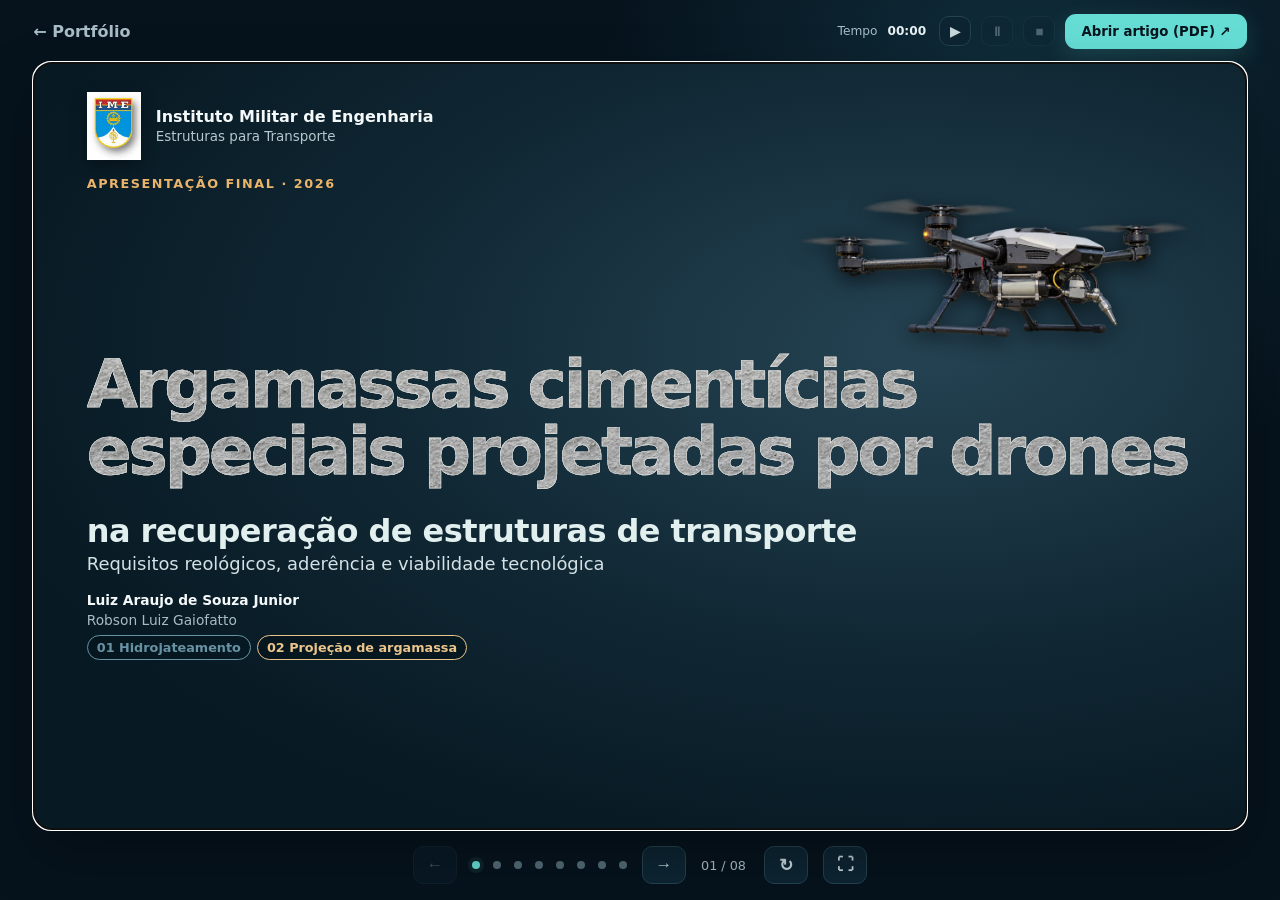
<file: estruturas-para-transporte/index.html>
<!doctype html>
<html lang="pt-BR">
<head>
  <meta charset="utf-8" />
  <meta name="viewport" content="width=device-width, initial-scale=1, viewport-fit=cover" />
  <meta name="theme-color" content="#06131d" />
  <meta name="description" content="Apresentação final da disciplina Estruturas para Transporte sobre argamassas cimentícias projetadas por drones." />
  <title>Argamassas projetadas por drones | IME</title>
  <link rel="stylesheet" href="styles.css" />
  <link rel="stylesheet" href="motion.css?v=5" />
  <link rel="stylesheet" href="cover-repair.css?v=5" />
  <link rel="stylesheet" href="system-flight.css?v=1" />
  <link rel="stylesheet" href="evidence-flow.css?v=2" />
  <link rel="stylesheet" href="evidence-couriers.css?v=2" />
  <link rel="stylesheet" href="maturity-flight.css?v=1" />
  <link rel="stylesheet" href="rheology-example.css?v=4" />
  <link rel="stylesheet" href="projection-process.css?v=2" />
  <link rel="stylesheet" href="acceptance-scenes.css?v=1" />
  <link rel="stylesheet" href="closing-scene.css?v=2" />
  <link rel="preload" as="image" href="concreto-texturas-v3.jpg" />
  <link rel="preload" as="image" href="capa-texturas-concreto.jpg" />
  <link rel="preload" as="image" href="drone-reparo-v3.png" />
</head>
<body>
  <a class="skip-link" href="#stage">Ir para a apresentação</a>

  <header class="topbar" aria-label="Barra da apresentação">
    <a class="portfolio-link" href="https://apresentacoes-doutorado.pages.dev/inicio" aria-label="Voltar ao portfólio">← Portfólio</a>
    <div class="topbar-actions">
      <div class="timer" aria-label="Cronômetro da apresentação">
        <span>Tempo</span>
        <strong id="timerValue">00:00</strong>
        <button id="timerPlay" class="icon-button" aria-label="Iniciar ou retomar cronômetro">▶</button>
        <button id="timerPause" class="icon-button" aria-label="Pausar cronômetro" disabled>Ⅱ</button>
        <button id="timerStop" class="icon-button" aria-label="Parar e zerar cronômetro" disabled>■</button>
      </div>
      <a class="primary-button pdf-top" href="artigo-aprovado.pdf" target="_blank" rel="noopener">Abrir artigo (PDF) ↗</a>
    </div>
  </header>

  <main id="stage" class="stage" aria-label="Apresentação final de Estruturas para Transporte">
    <section class="slide cover repair-cover repair-pending active" id="capa" data-title="Argamassas projetadas por drones" aria-labelledby="title-cover">
      <div class="cover-content">
        <div class="institution-row">
          <img src="ime.png" alt="Brasão do Instituto Militar de Engenharia" />
          <div><strong>Instituto Militar de Engenharia</strong><span>Estruturas para Transporte</span></div>
        </div>
        <p class="eyebrow">APRESENTAÇÃO FINAL · 2026</p>
        <div class="cover-treatment">
          <h1 class="repair-title" id="title-cover" aria-label="Argamassas cimentícias especiais projetadas por drones na recuperação de estruturas de transporte">Argamassas cimentícias especiais <em>projetadas por drones</em></h1>
          <div class="repair-title repair-clean" aria-hidden="true">Argamassas cimentícias especiais <em>projetadas por drones</em></div>
          <div class="repair-title repair-finish" aria-hidden="true">Argamassas cimentícias especiais <em>projetadas por drones</em></div>
          <svg class="repair-definitions" width="0" height="0" aria-hidden="true" focusable="false">
            <defs>
              <linearGradient id="cover-spall-concrete" x2=".18" y2="1" gradientUnits="objectBoundingBox">
                <stop stop-color="#e3ded1"/>
                <stop offset=".24" stop-color="#9c9283"/>
                <stop offset=".56" stop-color="#625348"/>
                <stop offset=".79" stop-color="#b4a999"/>
                <stop offset="1" stop-color="#ded8c9"/>
              </linearGradient>
              <linearGradient id="cover-spall-wet-edge" x2=".22" y2="1" gradientUnits="objectBoundingBox">
                <stop stop-color="#dae4e3"/>
                <stop offset=".27" stop-color="#889695"/>
                <stop offset=".61" stop-color="#455256"/>
                <stop offset="1" stop-color="#c7d1d0"/>
              </linearGradient>
              <linearGradient id="cover-spall-rust-round" x2="0" y2="1" gradientUnits="objectBoundingBox">
                <stop stop-color="#45271c"/>
                <stop offset=".17" stop-color="#b86a38"/>
                <stop offset=".34" stop-color="#dc9863"/>
                <stop offset=".49" stop-color="#9d512d"/>
                <stop offset=".74" stop-color="#6f3826"/>
                <stop offset="1" stop-color="#261717"/>
              </linearGradient>
              <linearGradient id="cover-spall-steel-round" x2="0" y2="1" gradientUnits="objectBoundingBox">
                <stop stop-color="#33464b"/>
                <stop offset=".17" stop-color="#b0c5c9"/>
                <stop offset=".34" stop-color="#fcffff"/>
                <stop offset=".50" stop-color="#c4d6d9"/>
                <stop offset=".78" stop-color="#6e878d"/>
                <stop offset="1" stop-color="#223238"/>
              </linearGradient>
              <linearGradient id="cover-spall-drip-fade" x2="0" y2="1" gradientUnits="objectBoundingBox">
                <stop stop-color="#814023" stop-opacity=".9"/>
                <stop offset=".36" stop-color="#b26c40" stop-opacity=".75"/>
                <stop offset="1" stop-color="#874b2d" stop-opacity="0"/>
              </linearGradient>
              <radialGradient id="cover-spall-rust-halo">
                <stop offset=".36" stop-color="#93502a" stop-opacity=".44"/>
                <stop offset=".66" stop-color="#a96239" stop-opacity=".28"/>
                <stop offset="1" stop-color="#854627" stop-opacity="0"/>
              </radialGradient>
              <path id="cover-spall-rim" d="M3 25 8 21 12 22 17 17 22 18 29 15 34 17 41 13 46 16 53 15 57 13 62 17 68 16 74 19 79 17 83 21 89 21 92 24 97 25 92 30 86 31 82 35 74 33 69 37 63 35 57 38 53 34 46 36 41 33 34 36 30 33 24 35 20 31 15 32 12 29 6 29Z"/>
              <path id="cover-spall-pocket" d="M7 25 13 23 18 20 24 22 30 19 38 20 43 17 50 19 55 18 59 17 64 21 72 20 77 22 83 23 89 25 92 25 87 28 83 29 79 32 73 30 68 34 62 32 57 35 52 31 45 33 40 30 35 33 29 30 25 32 20 29 15 29 11 27Z"/>
              <path id="cover-spall-bar-profile" d="M9 26Q13 22 24 23L29 22.4 35 23 41 22.1 49 22.8 54 22.4 61 23 68 22.6 76 23.2 84 23.1 91 25 90 27.7 83 29.4 75 29.4 69 30 61 29.2 55 30 48 29.1 41 30 35 29.4 29 30 22 29 15 29.4Z"/>
              <g id="cover-spall-cracks" fill="none" stroke-linecap="round" stroke-linejoin="round">
                <path d="m4 24 5-2 4 .7 5-5.9 6 1.3 5-3.2 4 1.4 6-3.5 2-4.5 4-3.3 1-3m-3 7-5-.4-3-2m-16 11-3-4-3 .4-4-3m86 14-6-3-5 .2-4-4-5 .5-3-4.8-5-1.6-4-4.5m9 6.1 3-3.2 4-1.1m-71 15.8-7 1.6m14 2.2-5 3.5-3 4.1m18-5.4 4 5.2 1 4 5 4 .3 3m-5.3-7 4-.6 5 1.9m30-12 4 4-1 4.2 5 3.2 1 3m-5-10.4 4 .9 4 3.1m11-9.8 4 3 5-.2 4 3" stroke="#342b27" stroke-width="1.35" opacity=".88"/>
                <path d="m13 22 5-4.4 6 1.1m18-6 1.5-4.4 3.5-2.6m29 13.1 5-.6 3 3.5m-59 12.8 5-1.6 4 4.8 1.2 3.2m32-4.8 3 3.3-1 4.3m14-13.1 4 2.2 4-.6" stroke="#e2d8c8" stroke-width=".6" opacity=".76"/>
              </g>
              <g id="cover-spall-chips">
                <path d="m12 23 6-5 4 1-4 4-3-.3zm12-2 6-4 3 1-3 2zm13-.7 5-4.6 6 1.6-3 3-5-1zm13 .2 6-4.6 4 2.9-2 1.6zm15 .4 5-2.7 4 3.6-6-.6zm13 .9 4-1.1 6 4.2-4 .1zm-62 7 5 .7 5 3-2 1.7-4-2.6zm13 1 6 1.8 6-2.5-3 3.9-4 .4zm12 1 5 1.8 6-1.7 4 2.1-3 1.4-3-1-5 1.1zm15 2.4 5-2.3 4 1.5 4 .2-1 2.2-6-1.3-4 2zm15-1.7 4-2.7 6 1.9 4-2.5-3 4-3 .3z" fill="#d4c8b6" opacity=".78"/>
                <path d="m18 20 5 1-5 1zm17-1.5 5 .8-3 1zm23-2 5 2.6-3 .1zm18 3.1 5-.6 2 2.6zm-55 10.2 4 1.2-.7 1.2zm15 2 4-1.5 4 1.2-3.4 1.1zm18 .2 4 1.3-1.7 1.3zm11-.8 5 .8-1.8 1.5zm10-1.5 3-1 4 1.9z" fill="#f0e9d9" opacity=".78"/>
                <path d="m19 26 3-1 2 1-1 1zm12-4 3-1.8 3 1.5-4 1.2zm12-2 4-.7 1.8 1.4-4 .7zm19 .8 3-.5 2 1.4-2.8 .4zm13 1.4 3-1 2.2 1.2-2.1 1zM20 29l3-.2 1 2-2 .2zm22 1 3 1.2-1 1.2-3-1zm18 1 3-.4 1.2 .8-2.7 1.2zm13 0 3 .2-2 .8z" fill="#806e5e" opacity=".76"/>
              </g>
              <g id="cover-spall-ribs" fill="none" stroke-linecap="round">
                <path d="M14 23.9q3 1 2.6 4.9m4-5.2q3 1 2.6 5.4m4-5.7q3 1.1 2.6 5.8m4-5.9q3 1.2 2.6 6m4-6.1q3 1.2 2.6 6.2m4-6.1q3 1.2 2.6 6m4-6.3q3 1.2 2.6 6.3m4-6.1q3 1.2 2.6 6m4-6.3q3 1.2 2.6 6.3m4-6.2q3 1.2 2.6 6.2m4-6q3 1.2 2.6 5.6m4-5.2q3 1.2 2.6 4.4"/>
              </g>
              <symbol id="cover-spall-runoff" viewBox="0 0 100 54">
                <path d="M35 23c1.5 2.5 2 5 1.6 8.2l-.3 17.7-.8-2.7-.5-12-1.5-3-.7-6.2zm11.2 2.7 2.2-.6.8 4.9 1.8 3.3-1.2 17.7-.7 2.3-.6-18-2-3.6zm14.3-1.6 2.3 1.8.5 5.2 1.4 4.6-.7 9.3-1.1-7.5-1.5-3.9zm9.4 1.6 1.8 .8.7 4.5-.7 7.3-.7-5.1-1-2z" fill="url(#cover-spall-drip-fade)"/>
                <path d="M39 27q-1 4 .5 6l1 11m12-17q2 4 1.2 7l.2 14m11-18 1.4 6-.5 10" fill="none" stroke="url(#cover-spall-drip-fade)" stroke-width="2.1" stroke-linecap="round" opacity=".66"/>
              </symbol>
              <symbol id="cover-spall-rust" viewBox="0 0 100 54">
                <ellipse cx="50" cy="25" rx="49" ry="16" fill="url(#cover-spall-rust-halo)"/>
                <use href="#cover-spall-cracks"/>
                <use href="#cover-spall-rim" fill="#45382f" opacity=".66" transform="translate(0 1.25)"/>
                <use href="#cover-spall-rim" fill="url(#cover-spall-concrete)"/>
                <use href="#cover-spall-pocket" fill="#3d2a22"/>
                <path d="M8 25 16 22 22 22 28 19.8 35 20.6 42 17.9 47 19.6 54 19.2 59 18.2 65 21.5 72 21 80 23 89 25" fill="none" stroke="#1d1a1a" stroke-width="1.6" opacity=".84"/>
                <path d="m12 26 7-2 8 .2 9-.7 11 .3 10-.5 12 .9 11-.4 8 1.5v4.2l-13 .9-13 .4-10-.2-13 .4-11-.4-7 .6-9-1z" fill="#151518" opacity=".72"/>
                <g transform="translate(0 -8.58) scale(1 1.33)">
                <use href="#cover-spall-bar-profile" fill="url(#cover-spall-rust-round)" stroke="#342117" stroke-width=".55"/>
                <use href="#cover-spall-ribs" stroke="#45291f" stroke-width="1.5" opacity=".92"/>
                <use href="#cover-spall-ribs" stroke="#df9760" stroke-width=".75" opacity=".89" transform="translate(-.75 -.2)"/>
                <path d="m17 24.9 3-.4 2 1-2 .6zm11 1.5 2.5-.7 1.8 1.2-1.8 .8zm8-1.6 2-.6 1.4 1.2-2 .4zm12 2.6 2.4-1.1 1.9 1.2-2 .6zm9-2.1 2.3-.5 1.5 1-2.3 .6zm9 1.3 1.7-1 2.1 .8-.9 .8zm9-1.2 2.5-.7 1.1 .9-1.7 .4zm9 1.7 2-1.2 1.8 1-1.3 .7z" fill="#552c1e" opacity=".86"/>
                <path d="m18 24.9 6.5-.6m7.3 3.2 3.2-.5m5.4-2.5 5.1-.3m8.4 1.9 2.4-.6m6.9-.7 2.8-.4m7.3 2.8 2.8-.5m3.3-1.9 3-.3" fill="none" stroke="#edb17b" stroke-width=".65" stroke-linecap="round" opacity=".78"/>
                </g>
                <use href="#cover-spall-chips"/>
                <path d="m25 33 4 1.1 2.7-.7 2.2 2.6m9-3.5 2.5 2.4 4-.7m7 1.1 3 2 4-1.6m8-3.5 4 1.8 5-1.4" fill="none" stroke="#a75c33" stroke-width="1.05" opacity=".85"/>
              </symbol>
              <symbol id="cover-spall-steel" viewBox="0 0 100 54">
                <use href="#cover-spall-cracks" opacity=".73"/>
                <use href="#cover-spall-rim" fill="#38494e" opacity=".61" transform="translate(0 1.25)"/>
                <use href="#cover-spall-rim" fill="url(#cover-spall-wet-edge)"/>
                <use href="#cover-spall-pocket" fill="#263438"/>
                <path d="M8 25 16 22 22 22 28 19.8 35 20.6 42 17.9 47 19.6 54 19.2 59 18.2 65 21.5 72 21 80 23 89 25" fill="none" stroke="#132229" stroke-width="1.6" opacity=".87"/>
                <path d="m12 26 7-2 8 .2 9-.7 11 .3 10-.5 12 .9 11-.4 8 1.5v4.2l-13 .9-13 .4-10-.2-13 .4-11-.4-7 .6-9-1z" fill="#0d181e" opacity=".78"/>
                <g transform="translate(0 -12.48) scale(1 1.48)">
                <use href="#cover-spall-bar-profile" fill="url(#cover-spall-steel-round)" stroke="#34454c" stroke-width=".55"/>
                <use href="#cover-spall-ribs" stroke="#354d55" stroke-width="1.55" opacity=".91"/>
                <use href="#cover-spall-ribs" stroke="#ddeef0" stroke-width=".74" opacity=".94" transform="translate(-.75 -.2)"/>
                <path d="m16 24.8 9-.7m5.6 .4 7.4-.45m5.1 .2 8.1-.4m5.4 .4 7.4 .1m6.6 .25 7.1-.13m4 .2 3.2 .2" fill="none" stroke="#effcfc" stroke-width=".7" stroke-linecap="round" opacity=".87"/>
                <path d="m22 27.3 1.2 .3m8.2 .5 1.4 .2m11.3-.5 1.2 .4m8.3-.2 1.2 .3m11.3-.6 1.2 .2m11.8-.4 1.4 .2" fill="none" stroke="#586b70" stroke-width=".65" stroke-linecap="round" opacity=".8"/>
                </g>
                <use href="#cover-spall-chips" opacity=".88"/>
                <path d="m17 22.9 3.1 .1 2-1m14 10 4-1.6 3.3 1.7m16.3 2.4 4.1-1.7 3.7 1.2m9.3-3.4 4 .5 2.9-1.5" fill="none" stroke="#dcebe8" stroke-width=".65" stroke-linecap="round" opacity=".68"/>
              </symbol>
            </defs>
          </svg>
          <div class="repair-defects" aria-hidden="true">
            <svg class="repair-rust-layer" focusable="false"></svg>
            <svg class="repair-steel-layer" focusable="false"></svg>
          </div>
          <div class="repair-flight" aria-hidden="true">
            <img src="drone-reparo-v3.png" alt="" width="1881" height="836" />
            <svg class="repair-spray spray-water" viewBox="0 0 100 100" preserveAspectRatio="none" focusable="false">
              <defs>
                <linearGradient id="jet-water" x2="65%" y2="100%">
                  <stop stop-color="#e7faff"/><stop offset=".65" stop-color="#71d9ff"/><stop offset="1" stop-color="#b1ecff" stop-opacity=".22"/>
                </linearGradient>
              </defs>
              <path d="M0 0 Q19 27 48 70 L81 94 Q62 87 39 96 Q17 42 0 0Z" fill="url(#jet-water)" opacity=".78"/>
              <path d="M0 0 Q21 36 50 78 M2 4 Q20 33 40 72 M3 4 Q29 42 59 80" fill="none" stroke="#e7faff" stroke-width="1.5" stroke-linecap="round"/>
              <g class="repair-mist" fill="#b1ecff">
                <circle cx="43" cy="77" r="2"/><circle cx="55" cy="84" r="3"/><circle cx="67" cy="86" r="2"/><circle cx="79" cy="83" r="1.4"/><circle cx="33" cy="88" r="1.8"/><circle cx="58" cy="96" r="2.1"/>
              </g>
            </svg>
            <svg class="repair-spray spray-mortar" viewBox="0 0 100 100" preserveAspectRatio="none" focusable="false">
              <defs>
                <linearGradient id="jet-mortar" x2="65%" y2="100%">
                  <stop stop-color="#c6b296"/><stop offset=".65" stop-color="#d8c6ab"/><stop offset="1" stop-color="#eee3d1" stop-opacity=".22"/>
                </linearGradient>
              </defs>
              <path d="M0 0 Q22 27 40 59 L77 99 Q57 91 37 98 Q24 53 0 0Z" fill="url(#jet-mortar)" opacity=".78"/>
              <path d="M1 2 Q18 29 39 73 M4 3 Q30 45 52 77" fill="none" stroke="#c6b296" stroke-width="1.5" stroke-linecap="round"/>
              <g class="repair-mist" fill="#eee3d1">
                <circle cx="43" cy="77" r="3"/><circle cx="55" cy="84" r="4"/><circle cx="67" cy="86" r="2"/><circle cx="79" cy="83" r="1.4"/><circle cx="33" cy="88" r="1.8"/><circle cx="58" cy="96" r="2.1"/>
              </g>
            </svg>
          </div>
        </div>
        <p class="cover-title-end">na recuperação de estruturas de transporte</p>
        <p class="deckline">Requisitos reológicos, aderência e viabilidade tecnológica</p>
        <div class="authors"><strong>Luiz Araujo de Souza Junior</strong><span>Robson Luiz Gaiofatto</span></div>
        <div class="repair-stages">
          <span class="repair-stage-water"><b>01</b> Hidrojateamento</span>
          <span class="repair-stage-mortar"><b>02</b> Projeção de argamassa</span>
        </div>
      </div>
    </section>

    <section class="slide" id="pergunta" data-title="A pergunta de engenharia" aria-labelledby="title-question">
      <div class="slide-inner split question-layout">
        <div class="copy-block">
          <p class="eyebrow">01 / PERGUNTA</p>
          <h2 id="title-question">O que a argamassa precisa fazer <em>durante e após a aplicação?</em></h2>
          <p class="lead">O material precisa atravessar o sistema, aderir ao concreto e permanecer estável depois da deposição.</p>
          <blockquote>Quais propriedades permitem projetar uma argamassa especial por drone em pontes, viadutos e túneis?</blockquote>
        </div>
        <div class="system-triad system-triad--delivery">
          <svg viewBox="0 -44 560 464" role="img" aria-labelledby="flight-title flight-description">
            <title id="flight-title">Sistema acoplado</title>
            <desc id="flight-description">O drone traz a argamassa, com reologia, coesão e aderência, e volta com o substrato, com preparo, umidade e rugosidade. Por fim, o drone assume a terceira posição, com carga, energia e controle. As setas ligam os três elementos.</desc>
            <defs>
              <marker id="coupling-arrow" markerWidth="7" markerHeight="7" refX="5.6" refY="3" orient="auto"><path d="M0 0 L6 3 L0 6Z" fill="#65ddd5"/></marker>
              <image id="courier-art" href="drone-reparo-v3.png" x="-95" y="-42" width="190" height="84"/>
              <radialGradient id="mortar-grain" cx=".33" cy=".25" r=".82"><stop stop-color="#ddd4bd"/><stop offset="1" stop-color="#7e7161"/></radialGradient>
            </defs>
            <g class="triad-links">
              <path class="connector" d="M192 112 Q280 63 365 112" marker-end="url(#coupling-arrow)"/>
              <path class="connector" d="M474 190 Q459 285 368 324" marker-end="url(#coupling-arrow)"/>
              <path class="connector" d="M193 324 Q111 298 100 190" marker-end="url(#coupling-arrow)"/>
            </g>
            <g class="triad-pass triad-pass-mortar" transform="translate(107 111)">
              <g class="triad-delivery">
                <g class="node">
                  <circle class="triad-disc" r="82"/>
                  <path d="M-23 -38 Q-22 -59 -4 -58 Q13 -62 22 -47 Q31 -33 14 -19 Q1 -9 -17 -22 Q-28 -26 -23 -38Z" fill="url(#mortar-grain)"/>
                  <path d="M-17 -39l5 4m11-13 5 5m7 10 3 3m-18 4 4-4" fill="none" stroke="#e2dac7" stroke-width="2" stroke-linecap="round" opacity=".8"/>
                  <text y="12">ARGAMASSA</text><text class="small" y="37">reologia · coesão</text><text class="small" y="58">aderência</text>
                </g>
                <g class="triad-courier">
                  <path class="triad-sling" d="M0 -88 L-13 -76 M0 -88 L13 -76"/>
                  <use href="#courier-art" y="-110"/>
                </g>
              </g>
            </g>
            <g class="triad-pass triad-pass-substrate" transform="translate(280 331)">
              <g class="triad-delivery">
                <g class="node">
                  <circle class="triad-disc" r="82"/>
                  <path d="M-31 -41 L8 -58 L33 -46 L-6 -28Z" fill="#a4b2b4"/><path d="M-31 -41 L-6 -28 L-6 -14 L-31 -26Z" fill="#566b72"/><path d="M-6 -28 L33 -46 L33 -32 L-6 -14Z" fill="#748890"/>
                  <path d="M-18 -39l9 3m10-12 8 4m-3 7 8-4" stroke="#d0d9d9" stroke-width="2" fill="none"/>
                  <text y="12">SUBSTRATO</text><text class="small" y="37">preparo · umidade</text><text class="small" y="58">rugosidade</text>
                </g>
                <g class="triad-courier">
                  <path class="triad-sling" d="M0 -88 L-13 -76 M0 -88 L13 -76"/>
                  <use href="#courier-art" y="-110"/>
                </g>
              </g>
            </g>
            <g class="triad-pass-drone" transform="translate(453 111)">
              <g class="node triad-drone-node">
                <circle class="triad-disc" r="82"/>
                <use href="#courier-art" transform="translate(0 -34) scale(-.6 .6)"/>
                <text y="12">DRONE</text><text class="small" y="37">carga · energia</text><text class="small" y="58">controle</text>
              </g>
              <g class="triad-final-arrival">
                <g transform="translate(0 -34)"><g class="triad-turn"><use href="#courier-art"/></g></g>
              </g>
            </g>
            <path class="triad-wing-trace" d="M410 68 Q379 70 350 111 L323 150" pathLength="1"/>
            <g class="triad-system" transform="translate(280 193)">
              <g class="triad-cycle">
                <path d="M-51 -29 A59 59 0 0 1 39 -44" marker-end="url(#coupling-arrow)"/>
                <path d="M51 -29 A59 59 0 0 1 19 56" marker-end="url(#coupling-arrow)"/>
                <path d="M0 59 A59 59 0 0 1 -58 -12" marker-end="url(#coupling-arrow)"/>
              </g>
              <text y="-3" class="center-label">SISTEMA</text><text y="20" class="center-small">ACOPLADO</text>
            </g>
          </svg>
          <div class="decision-note"><b>Qualificar o conjunto</b> de material, drone e substrato.</div>
        </div>
      </div>
    </section>

    <section class="slide" id="evidencias" data-title="As evidências usadas" aria-labelledby="title-evidence">
      <div class="slide-inner">
        <p class="eyebrow">02 / EVIDÊNCIAS</p>
        <h2 id="title-evidence">O que sustenta a resposta?</h2>
        <div class="evidence-flow">
          <section class="evidence-corpus" aria-labelledby="corpus-heading">
            <div class="corpus-header">
              <h3 id="corpus-heading"><strong>25</strong> estudos únicos</h3>
              <div class="evidence-period"><b>2015–2026</b><span>recorte prioritário</span></div>
            </div>
            <div class="evidence-groups">
              <div class="evidence-class evidence-eb1">
                <div class="evidence-docs" aria-hidden="true">
                  <i style="--tile:0;--entry-x:31px;--entry-y:-26px;--entry-angle:-18deg"></i><i style="--tile:1;--entry-x:21px;--entry-y:-35px;--entry-angle:-9deg"></i><i style="--tile:2;--entry-x:11px;--entry-y:-44px;--entry-angle:0deg"></i><i style="--tile:3;--entry-x:-11px;--entry-y:-26px;--entry-angle:9deg"></i><i style="--tile:4;--entry-x:-21px;--entry-y:-35px;--entry-angle:18deg"></i><i style="--tile:5;--entry-x:-31px;--entry-y:-44px;--entry-angle:-18deg"></i>
                  <i style="--tile:6;--entry-x:31px;--entry-y:-40px;--entry-angle:-9deg"></i><i style="--tile:7;--entry-x:21px;--entry-y:-49px;--entry-angle:0deg"></i><i style="--tile:8;--entry-x:11px;--entry-y:-58px;--entry-angle:9deg"></i><i style="--tile:9;--entry-x:-11px;--entry-y:-40px;--entry-angle:18deg"></i><i style="--tile:10;--entry-x:-21px;--entry-y:-49px;--entry-angle:-18deg"></i><i style="--tile:11;--entry-x:-31px;--entry-y:-58px;--entry-angle:-9deg"></i>
                  <i style="--tile:12;--entry-x:31px;--entry-y:-54px;--entry-angle:0deg"></i><i style="--tile:13;--entry-x:21px;--entry-y:-63px;--entry-angle:9deg"></i><i style="--tile:14;--entry-x:11px;--entry-y:-72px;--entry-angle:18deg"></i><i style="--tile:15;--entry-x:-11px;--entry-y:-54px;--entry-angle:-18deg"></i><i style="--tile:16;--entry-x:-21px;--entry-y:-63px;--entry-angle:-9deg"></i><i style="--tile:17;--entry-x:-31px;--entry-y:-72px;--entry-angle:0deg"></i>
                </div>
                <div class="evidence-class-label"><strong>18</strong> EB1</div>
                <p>Texto completo ou conteúdo suficiente para extração detalhada.</p>
              </div>
              <div class="evidence-class evidence-eb2">
                <div class="evidence-docs" aria-hidden="true">
                  <i style="--tile:18;--entry-x:17px;--entry-y:-26px;--entry-angle:-18deg"></i><i style="--tile:19;--entry-x:7px;--entry-y:-35px;--entry-angle:-9deg"></i><i style="--tile:20;--entry-x:-3px;--entry-y:-44px;--entry-angle:0deg"></i><i style="--tile:21;--entry-x:-25px;--entry-y:-26px;--entry-angle:9deg"></i>
                  <i style="--tile:22;--entry-x:21px;--entry-y:-49px;--entry-angle:18deg"></i><i style="--tile:23;--entry-x:11px;--entry-y:-58px;--entry-angle:-18deg"></i><i style="--tile:24;--entry-x:-11px;--entry-y:-40px;--entry-angle:-9deg"></i>
                </div>
                <div class="evidence-class-label"><strong>7</strong> EB2</div>
                <p>Metadados e resumo, usados como evidência complementar.</p>
              </div>
            </div>
            <p class="evidence-method">Revisão crítica estruturada</p>
          </section>
          <section class="evidence-synthesis" aria-labelledby="synthesis-heading">
            <h3 id="synthesis-heading">Cinco dimensões da síntese</h3>
            <ol class="evidence-dimensions">
              <li style="--step:0"><b>01</b><span>Estado fresco</span></li>
              <li style="--step:1"><b>02</b><span>Estado endurecido e durabilidade</span></li>
              <li style="--step:2"><b>03</b><span>Aderência e preparação do substrato</span></li>
              <li style="--step:3"><b>04</b><span>Plataforma, alimentação e controle</span></li>
              <li style="--step:4"><b>05</b><span>Segurança, inspeção e aceitação</span></li>
            </ol>
          </section>
          <div class="evidence-airspace" aria-hidden="true">
            <div class="evidence-aircraft evidence-aircraft-eb1">
              <img src="drone-reparo-v3.png" alt="" width="1881" height="836" />
              <span class="evidence-payload"></span>
              <svg class="evidence-jet" width="36" height="28" viewBox="0 0 36 28" focusable="false">
                <path d="M36 0 Q23 11 3 23 L0 28 L12 26 Q24 15 36 0Z" fill="#65ddd5" opacity=".67"/>
                <path d="M36 0 Q22 14 5 25" fill="none" stroke="#c7fff5" stroke-width="1.5"/>
                <circle cx="2" cy="24" r="1.6" fill="#9cf3e9"/>
                <circle cx="13" cy="27" r="1.2" fill="#9cf3e9"/>
              </svg>
            </div>
            <div class="evidence-aircraft evidence-aircraft-eb2">
              <img src="drone-reparo-v3.png" alt="" width="1881" height="836" />
              <span class="evidence-payload"></span>
            </div>
          </div>
        </div>
      </div>
    </section>

    <section class="slide" id="maturidade" data-title="Onde a tecnologia já faz sentido" aria-labelledby="title-maturity">
      <div class="slide-inner">
        <p class="eyebrow">03 / RESULTADO PRINCIPAL</p>
        <h2 id="title-maturity">A viabilidade depende da <em>função do reparo</em></h2>
        <div class="maturity-layout">
          <div class="maturity-scale" aria-label="Maturidade estimada por aplicação">
            <div class="maturity-row mature" style="--spray-start:.65s;--spray-time:.9s"><span>Proteção superficial</span><div class="band"><i style="--start:75%;--end:100%"></i></div><b>M3–M4</b><small>alto potencial</small></div>
            <div class="maturity-row" style="--spray-start:2.2s;--spray-time:.3s"><span>Selagem localizada</span><div class="band"><i class="point-level" style="--start:50%;--end:50%"></i></div><b>M2</b><small>moderado a alto</small></div>
            <div class="maturity-row recommended" style="--spray-start:3.08s;--spray-time:.3s"><span>Revestimento cimentício delgado</span><div class="band"><i class="point-level" style="--start:50%;--end:50%"></i></div><b>M2</b><small>demonstrador recomendado</small></div>
            <div class="maturity-row warning" style="--spray-start:4.15s;--spray-time:.9s"><span>Recomposição de cobrimento</span><div class="band"><i style="--start:25%;--end:50%"></i></div><b>M1–M2</b><small>viabilidade condicionada</small></div>
            <div class="maturity-row danger" style="--spray-start:5.9s;--spray-time:.9s"><span>Reparo com função estrutural</span><div class="band"><i style="--start:0%;--end:25%"></i></div><b>M0–M1</b><small>exige validação</small></div>
            <div class="scale-labels" aria-hidden="true"><div class="ticks"><span>M0</span><span>M1</span><span>M2</span><span>M3</span><span>M4</span></div></div>
            <div class="maturity-airspace" aria-hidden="true">
              <div class="maturity-aircraft">
                <img src="drone-reparo-v3.png" alt="" width="1881" height="836" />
                <svg class="maturity-jet" width="31" height="24" viewBox="0 0 31 24" focusable="false">
                  <path d="M0 0 Q11 7 20 15 L31 23 Q23 23 20 24 Q13 15 0 0Z" fill="currentColor" opacity=".7"/>
                  <path d="M0 0 Q10 8 25 21" fill="none" stroke="#e3fff9" stroke-width="1.2" opacity=".86"/>
                  <circle cx="26" cy="21" r="1.4" fill="currentColor"/><circle cx="29" cy="24" r="1.1" fill="currentColor"/>
                </svg>
              </div>
            </div>
          </div>
          <div class="decision-card">
            <span class="mini-label">DECISÃO DE ENGENHARIA</span>
            <h3>Começar por camadas delgadas</h3>
            <p>Elas testam reologia, deposição, espessura e aderência sem atribuir função estrutural antes da validação.</p>
            <div class="not-found"><span>A revisão não encontrou caso em OAE em serviço com interface qualificada e desempenho de longo prazo documentado.</span></div>
          </div>
        </div>
        <div class="slide-foot"><span class="source-tag real">Síntese do artigo · M0 a M4</span><span>Maturidade estimada, não TRL formal</span></div>
      </div>
    </section>

    <section class="slide" id="material" data-title="Como a argamassa fica sob a ponte?" aria-labelledby="title-material">
      <div class="slide-inner material-explainer">
        <p class="eyebrow">04 / MATERIAL</p>
        <h2 id="title-material">Como a argamassa <em>fica sob a ponte?</em></h2>
        <p class="rheology-lead">A mesma mistura precisa fluir pelo bico e recuperar consistência no tabuleiro.</p>

        <div class="rheology-steps">
          <article class="rheology-step">
            <header class="rheology-step-heading">
              <span class="rheology-stage">01</span>
              <h3>No tubo e no bico</h3>
            </header>
            <p class="rheology-step-copy">Com mais cisalhamento, a viscosidade aparente cai e a mistura flui mais facilmente. É o comportamento <strong>pseudoplástico</strong>.</p>
            <figure class="rheology-figure">
              <svg class="rheology-chart" viewBox="0 0 520 210" role="img" aria-label="Curva ilustrativa. A viscosidade aparente diminui à medida que aumenta a taxa de cisalhamento.">
                <defs>
                  <linearGradient id="rheology-area" x2="0" y2="1">
                    <stop stop-color="#65ddd5" stop-opacity=".25"/>
                    <stop offset="1" stop-color="#65ddd5" stop-opacity=".04"/>
                  </linearGradient>
                </defs>
                <path d="M38 54H488 M38 91H488 M38 129H488 M125 46V169 M213 46V169 M301 46V169 M389 46V169 M477 46V169" class="rheology-grid"/>
                <path d="M38 42V169H495 M34 48l4-6 4 6 M489 165l6 4-6 4" class="axis"/>
                <path class="rheology-area" d="M39 56 C108 65 120 104 195 126 S366 147 475 153 V168 H39Z" fill="url(#rheology-area)"/>
                <path d="M39 56 C108 65 120 104 195 126 S366 147 475 153" class="curve" pathLength="1"/>
                <text x="36" y="28" class="axis-label">Viscosidade aparente</text>
                <text x="488" y="197" text-anchor="end" class="axis-label">Taxa de cisalhamento</text>
                <g class="rheology-chart-focus">
                  <path d="M475 113V144" fill="none" stroke="#65ddd5" stroke-width="1.5" stroke-dasharray="3 4"/>
                  <circle cx="475" cy="153" r="6.5" fill="#65ddd5" stroke="#081b26" stroke-width="2.5"/>
                  <rect x="292" y="75" width="196" height="37" rx="8" fill="#133943" stroke="#2b6168"/>
                  <text x="390" y="99" text-anchor="middle" class="plot-label">Menor viscosidade</text>
                </g>
              </svg>
              <figcaption class="rheology-caption">Curva ilustrativa do escoamento</figcaption>
            </figure>
          </article>

          <article class="rheology-step">
            <header class="rheology-step-heading">
              <span class="rheology-stage">02</span>
              <h3>Na face inferior da ponte</h3>
            </header>
            <p class="rheology-step-copy">Após a projeção, a mistura volta a ganhar consistência e resiste ao escorrimento. É a <strong>recuperação tixotrópica</strong>.</p>
            <figure class="rheology-figure">
              <svg class="rheology-scene" viewBox="0 0 520 210" role="img" aria-label="Drone com cartucho e bico voltado para cima, projetando argamassa na face inferior do tabuleiro.">
                <defs>
                  <linearGradient id="rheo-slab" x2="0" y2="1">
                    <stop stop-color="#768991"/>
                    <stop offset="1" stop-color="#425963"/>
                  </linearGradient>
                  <pattern id="rheo-stone" width="47" height="23" patternUnits="userSpaceOnUse">
                    <path d="m4 6 5-3 5 4-4 3zm22 8 5-3 5 4-3 4zm14-11 3-2 3 2-3 3z" fill="#b6c6c9" opacity=".48"/>
                    <path d="m15 18 3-3 6 4-4 2zm24-9 4-2 2 3-4 2z" fill="#263e49" opacity=".64"/>
                    <circle cx="3" cy="17" r="1.7" fill="#324851"/>
                    <circle cx="24" cy="5" r="1.4" fill="#c0c9c8"/>
                  </pattern>
                  <linearGradient id="rheo-metal" x2="0" y2="1">
                    <stop stop-color="#d7e2e3"/>
                    <stop offset=".38" stop-color="#9aaeb6"/>
                    <stop offset="1" stop-color="#425762"/>
                  </linearGradient>
                  <clipPath id="rheo-drone-body-crop">
                    <path clip-rule="evenodd" d="M0 0H1881V836H0Z M1437 501 1463 517 1497 567 1530 654 1524 674 1497 673 1458 613 1410 583 1405 557 1410 538Z"/>
                  </clipPath>
                  <clipPath id="rheo-drone-tip-crop">
                    <path d="M1477 574 1493 591 1527 655 1524 670 1511 672 1485 635 1464 595Z"/>
                  </clipPath>
                  <linearGradient id="rheo-jet" x1="319" y1="99" x2="326" y2="64" gradientUnits="userSpaceOnUse">
                    <stop stop-color="#ffdb9d"/>
                    <stop offset="1" stop-color="#f9cc83" stop-opacity=".24"/>
                  </linearGradient>
                  <pattern id="rheo-repair" width="22" height="8" patternUnits="userSpaceOnUse">
                    <rect width="22" height="8" fill="#e4ad65"/>
                    <path d="M2 4l3-1m4 4 3-1m4-3 3-1" stroke="#a86a31" stroke-width="1.2" stroke-linecap="round"/>
                  </pattern>
                </defs>

                <path d="M23 20h474v42H23z" fill="url(#rheo-slab)" stroke="#9dafb2"/>
                <path d="M23 20h474v42H23z" fill="url(#rheo-stone)"/>
                <path d="M23 21h474M23 62h474" fill="none" stroke="#b5c5c7"/>
                <rect x="41" y="30" width="102" height="23" rx="4" fill="#263e48"/>
                <text x="52" y="47" fill="#f1f6f7" font-size="17" font-weight="760">Tabuleiro</text>

                <g class="bridge-spray">
                  <path d="M319 99Q317 81 302 64H353Q335 78 319 99Z" fill="url(#rheo-jet)"/>
                  <path d="M319 99 314 66M319 99 327 66M319 99 341 66" fill="none" stroke="#ffe0aa" stroke-width="1.2" opacity=".86"/>
                  <g fill="#ffe0aa">
                    <circle cx="313" cy="72" r="1.4"/>
                    <circle cx="327" cy="76" r="1.7"/>
                    <circle cx="337" cy="69" r="1.4"/>
                    <circle cx="324" cy="85" r="1.2"/>
                    <circle cx="319" cy="72" r="1.2"/>
                  </g>
                </g>
                <path class="bridge-coat" d="M290 61h83l-3 7-8 2h-65l-5-4z" fill="url(#rheo-repair)" stroke="#ffca82" stroke-width="1.1"/>
                <path d="M373 67h20l9 9" fill="none" stroke="#e4ad65" stroke-width="1.3"/>
                <text x="407" y="82" fill="#f7d7a7" font-size="16" font-weight="720">Camada</text>
                <text x="407" y="101" fill="#f7d7a7" font-size="16" font-weight="720">aplicada</text>

                <g transform="translate(2 -64) scale(.88)">
                  <g class="rheology-airframe-photo" transform="translate(26 181) scale(.164)">
                    <image href="drone-reparo-v3.png" width="1881" height="836" clip-path="url(#rheo-drone-body-crop)"/>
                  </g>
                  <g stroke-linecap="round" stroke-linejoin="round">
                    <path d="M248 253 314 247 345 232 350 239 317 254 248 260Z" fill="#3b4e58" stroke="#8799a2" stroke-width="1.3"/>
                    <path d="M258 267C286 272 310 272 327 258Q339 248 349 235" fill="none" stroke="#17252c" stroke-width="9"/>
                    <path d="M258 267C286 272 310 272 327 258Q339 248 349 235" fill="none" stroke="#bd9a6c" stroke-width="4"/>
                    <path d="M258 266l-8-4" fill="none" stroke="#9eaeb5" stroke-width="5.6"/>
                    <circle cx="344" cy="237" r="5.4" fill="#4c616b" stroke="#aabcc2" stroke-width="1"/>
                  </g>
                  <g transform="translate(351 233) rotate(11)" stroke-linejoin="round">
                    <path d="M-8 3v-12l2-5h12l2 5V3Z" fill="#435763" stroke="#a6b9c2"/>
                    <path d="M-5-13v-11l1.5-7h7l1.5 7v11Z" fill="url(#rheo-metal)" stroke="#c1cdd2"/>
                    <path d="M-5-18h10M-4-23h8" fill="none" stroke="#dbe5e7" stroke-opacity=".7"/>
                  </g>
                  <g transform="translate(360.35 184.9) rotate(-140.1) scale(.24) translate(-1515 -659)">
                    <image href="drone-reparo-v3.png" width="1881" height="836" clip-path="url(#rheo-drone-tip-crop)"/>
                  </g>
                </g>

                <path d="M319 121h30l12 13h10" fill="none" stroke="#9ec5ce" stroke-width="1.2"/>
                <text x="378" y="139" fill="#e2edf0" font-size="17" font-weight="740">Bico acoplado</text>
                <path d="M111 183h17l13-10h27" fill="none" stroke="#819fa9" stroke-width="1.2"/>
                <circle cx="168" cy="173" r="2" fill="#a9d3db"/>
                <text x="29" y="188" fill="#c9dce0" font-size="16" font-weight="680">Cartucho</text>
              </svg>
              <figcaption class="rheology-caption">Projeção ascendente na face inferior do tabuleiro</figcaption>
            </figure>
          </article>
        </div>

        <div class="rheology-references">
          <div class="rheology-reference-heading">
            <b>Referências de ensaio</b>
            <span>O desempenho depende da argamassa, da bomba, do tubo e do bico.</span>
          </div>
          <div class="rheology-values">
            <div><b>0,33–0,47</b><span>água/aglomerante · Dams et al. (2023)</span></div>
            <div><b>≈ 1.700 kg/m³</b><span>massa específica · Dams et al. (2024)</span></div>
            <div><b>≈ 1,1 kPa</b><span>tensão de escoamento · Dams et al. (2024)</span></div>
          </div>
        </div>
      </div>
    </section>

    <section class="slide" id="sistema" data-title="Como o drone mantém o jato no alvo?" aria-labelledby="title-system">
      <div class="slide-inner projection-process">
        <p class="eyebrow">05 / CONTROLE DA PROJEÇÃO</p>
        <h2 id="title-system">Como o drone mantém <em>o jato no alvo?</em></h2>
        <div class="process-main">
          <figure class="process-demo">
            <svg class="process-scene-art" viewBox="0 0 800 340" role="img" aria-label="Esquema de um drone com bico voltado para a face inferior de uma ponte">
              <defs>
                <linearGradient id="process-slab-material" x2="0" y2="1">
                  <stop stop-color="#6c818b"/>
                  <stop offset=".53" stop-color="#536d79"/>
                  <stop offset="1" stop-color="#2d4856"/>
                </linearGradient>
                <linearGradient id="process-slab-face" x2="0" y2="1">
                  <stop stop-color="#597484"/>
                  <stop offset="1" stop-color="#1e3848"/>
                </linearGradient>
                <pattern id="process-concrete" width="61" height="29" patternUnits="userSpaceOnUse">
                  <path d="m4 8 5-3 5 3-3 4-5-1Zm25 9 4-3 5 2-3 4-4 1Zm18-11 4-2 3 3-2 3-4-1Zm9 15 3-2 3 4-4 2Z" fill="#b3c5cb" opacity=".5"/>
                  <path d="m17 21 5-2 3 4-4 2Zm23-5 5-1 3 3-3 3-4-2ZM2 26l4-3 5 2-4 3Z" fill="#243e4a" opacity=".72"/>
                  <circle cx="22" cy="5" r="1.2" fill="#a4bec5"/>
                  <circle cx="52" cy="15" r="1.4" fill="#172f3d"/>
                </pattern>
                <linearGradient id="process-drone-metal" x2="0" y2="1">
                  <stop stop-color="#d7e2e3"/>
                  <stop offset=".38" stop-color="#9aaeb6"/>
                  <stop offset="1" stop-color="#425762"/>
                </linearGradient>
                <clipPath id="process-drone-body-crop">
                  <path clip-rule="evenodd" d="M0 0H1881V836H0Z M1437 501 1463 517 1497 567 1530 654 1524 674 1497 673 1458 613 1410 583 1405 557 1410 538Z"/>
                </clipPath>
                <clipPath id="process-drone-tip-crop">
                  <path d="M1477 574 1493 591 1527 655 1524 670 1511 672 1485 635 1464 595Z"/>
                </clipPath>
                <linearGradient id="process-deposit-fill" x2="0" y2="1">
                  <stop stop-color="#ffe2af"/>
                  <stop offset="1" stop-color="#a96b38"/>
                </linearGradient>
                <linearGradient id="process-wind-fade" x1="36" y1="0" x2="232" y2="0" gradientUnits="userSpaceOnUse">
                  <stop stop-color="#8eb3e3" stop-opacity=".12"/>
                  <stop offset=".72" stop-color="#8eb3e3" stop-opacity=".86"/>
                  <stop offset="1" stop-color="#b7d8ff"/>
                </linearGradient>
                <pattern id="process-scene-grid" width="40" height="40" patternUnits="userSpaceOnUse">
                  <path d="M40 0H0V40" fill="none" stroke="#80b1c7" stroke-opacity=".095"/>
                </pattern>
              </defs>

              <rect x="24" y="98" width="752" height="223" rx="16" fill="url(#process-scene-grid)"/>
              <path d="M34 305H766" fill="none" stroke="#80b1c7" stroke-opacity=".14" stroke-dasharray="3 6"/>

              <g class="process-slab">
                <path d="M39 35 55 21H753L769 35Z" fill="#75919e" stroke="#a2b7bf" stroke-width="1.3"/>
                <path d="M39 35H769V83L757 91H51l-12-8Z" fill="url(#process-slab-material)" stroke="#a1b8c1" stroke-width="1.2"/>
                <path d="M39 36H769V83H39Z" fill="url(#process-concrete)"/>
                <path d="M39 82H769l-12 9H51Z" fill="url(#process-slab-face)" stroke="#809da9" stroke-width=".9"/>
                <path d="M52 91H756" stroke="#d2e0df" stroke-opacity=".52"/>
                <path d="M67 45H158m6 0h58m405 0h92" stroke="#c6dce5" stroke-opacity=".34"/>
              </g>

              <g class="process-deposit" style="transform-origin:360px 91px">
                <path d="M360 91H610v3l-6 3h-4l-8 2-9-1h-13l-7 1h-33l-12 1-11-1h-26l-8-1-11 1h-14l-8 1-10-1h-12l-7 1-9-2-10 1-8-2-7 1-6-1-8-1-3-2Z" fill="url(#process-deposit-fill)" stroke="#f1c182" stroke-width=".85"/>
                <path d="M378 95h10m11 1h14m11 0h8m16 1h13m12-1h16m12 0h10m15 1h12m15-1h13m11 0h11m8-1h4" fill="none" stroke="#9b683e" stroke-width="1.15" stroke-linecap="round" opacity=".65"/>
              </g>

              <g class="process-wind" fill="none" stroke="url(#process-wind-fade)" stroke-width="2.8" stroke-linecap="round" stroke-linejoin="round">
                <path d="M42 198h72c16 0 16-13 31-13h60m-9-6 9 6-9 6"/>
                <path d="M35 218h123c15 0 22-9 34-9h39m-8-6 8 6-8 6"/>
                <path d="M44 238h87c18 0 22 9 35 9h40m-8-6 8 6-8 6"/>
              </g>

              <g class="process-aircraft">
                <g class="process-downwash" fill="none" stroke="#80bee7" stroke-width="1.8" stroke-linecap="round" stroke-linejoin="round">
                  <path d="M61 247q0 17-12 34m-1-7 1 7 7-2M79 248q2 19-2 38m-5-6 5 6 5-6"/>
                  <path d="M282 239q1 19 0 39m-5-6 5 6 5-6M299 236q9 18 12 36m-6-5 6 5 3-7"/>
                </g>

                <g class="process-airframe-photo" transform="translate(26 181) scale(.164)">
                  <image href="drone-reparo-v3.png" width="1881" height="836" clip-path="url(#process-drone-body-crop)"/>
                </g>

                <g stroke-linecap="round" stroke-linejoin="round">
                  <path d="M248 253 314 247 345 232 350 239 317 254 248 260Z" fill="#3b4e58" stroke="#8799a2" stroke-width="1.3"/>
                  <path d="M258 267C286 272 310 272 327 258Q339 248 349 235" fill="none" stroke="#17252c" stroke-width="9"/>
                  <path class="process-feed-route" d="M258 267C286 272 310 272 327 258Q339 248 349 235" fill="none" stroke="#bd9a6c" stroke-width="4"/>
                  <path d="M258 266l-8-4" fill="none" stroke="#9eaeb5" stroke-width="5.6"/>
                  <circle cx="344" cy="237" r="5.4" fill="#4c616b" stroke="#aabcc2" stroke-width="1"/>
                </g>

                <g class="process-nozzle">
                  <g transform="translate(351 233) rotate(11)" stroke-linejoin="round">
                    <path d="M-8 3v-12l2-5h12l2 5V3Z" fill="#435763" stroke="#a6b9c2"/>
                    <path d="M-5-13v-11l1.5-7h7l1.5 7v11Z" fill="url(#process-drone-metal)" stroke="#c1cdd2"/>
                    <path d="M-5-18h10M-4-23h8" fill="none" stroke="#dbe5e7" stroke-opacity=".7"/>
                  </g>
                  <g transform="translate(360.35 184.9) rotate(-140.1) scale(.24) translate(-1515 -659)">
                    <image href="drone-reparo-v3.png" width="1881" height="836" clip-path="url(#process-drone-tip-crop)"/>
                  </g>
                </g>

                <g class="process-velocity" fill="none" stroke="#68ded4" stroke-width="2" stroke-linecap="round" stroke-linejoin="round">
                  <path d="M347 276h85m-9-6 9 6-9 6"/>
                  <path d="M339 270h15m-20 12h15" opacity=".46"/>
                </g>
              </g>
            </svg>
            <figcaption>Projeção na face inferior do tabuleiro</figcaption>
          </figure>
          <div class="process-explainer" id="process-explainer" aria-live="off">
            <p class="process-count"><span data-process-count>01</span> / 06</p>
            <h3 data-process-title>Distância até o tabuleiro</h3>
            <p class="process-description" data-process-copy>O drone se aproxima e mede a folga entre o bico e a face inferior da ponte.</p>
            <p class="process-indicator" data-process-status data-tone="measure">Medindo a folga</p>
          </div>
        </div>
        <div class="process-controls">
          <div class="process-steps" role="group" aria-label="Etapas da projeção">
            <button type="button" data-process-step="0" aria-pressed="true" aria-controls="process-explainer"><span>01</span> Distância</button>
            <button type="button" data-process-step="1" aria-pressed="false" aria-controls="process-explainer"><span>02</span> Ângulo</button>
            <button type="button" data-process-step="2" aria-pressed="false" aria-controls="process-explainer"><span>03</span> Velocidade</button>
            <button type="button" data-process-step="3" aria-pressed="false" aria-controls="process-explainer"><span>04</span> Vazão / pressão</button>
            <button type="button" data-process-step="4" aria-pressed="false" aria-controls="process-explainer"><span>05</span> Vento</button>
            <button type="button" data-process-step="5" aria-pressed="false" aria-controls="process-explainer"><span>06</span> Ar das hélices</button>
          </div>
          <button type="button" class="process-play" data-process-play aria-label="Iniciar sequência da projeção" title="Iniciar sequência da projeção">▶</button>
        </div>
        <div class="process-architecture" aria-label="Arquitetura de referência proposta no artigo">
          <b>Arquitetura de referência proposta no artigo</b>
          <span>Multirrotor · cartucho selado · bomba e bico · sensor e controle</span>
        </div>
      </div>
    </section>

    <section class="slide" id="aceitacao" data-title="Voo autorizado não é reparo aceito" aria-labelledby="title-acceptance">
      <div class="slide-inner acceptance-show">
        <p class="eyebrow">06 / ACEITAÇÃO</p>
        <h2 id="title-acceptance">Voo autorizado <em>≠</em> reparo aceito</h2>
        <div class="accept-scenes">
          <article class="accept-card accept-flight">
            <header class="accept-card-top">
              <span class="accept-code">H5</span>
              <div><p>Autorização de voo</p><h3>O voo pode começar?</h3></div>
            </header>
            <figure class="accept-visual">
              <svg viewBox="0 0 520 205" role="img" aria-label="Drone realista aproximando-se da área delimitada de operação sob o tabuleiro">
                <defs>
                  <pattern id="accept-flight-grid" width="26" height="26" patternUnits="userSpaceOnUse">
                    <path d="M26 0H0V26" fill="none" stroke="#81bdcb" stroke-opacity=".13"/>
                  </pattern>
                  <pattern id="accept-flight-aggregate" width="46" height="19" patternUnits="userSpaceOnUse">
                    <path d="m4 6 3-2 4 2-3 4zm22 4 5-2 3 3-4 3zm14-7 3-2 3 2-2 3z" fill="#aebfc5" opacity=".58"/>
                    <circle cx="17" cy="16" r="1.5" fill="#283e47"/>
                  </pattern>
                  <linearGradient id="accept-flight-deck" x2="0" y2="1">
                    <stop stop-color="#76919d"/><stop offset="1" stop-color="#3a5663"/>
                  </linearGradient>
                  <linearGradient id="accept-flight-zone" x2="0" y2="1">
                    <stop stop-color="#64ddd2" stop-opacity=".08"/><stop offset="1" stop-color="#64ddd2" stop-opacity=".26"/>
                  </linearGradient>
                  <linearGradient id="accept-flight-trail">
                    <stop stop-color="#7de8df" stop-opacity="0"/><stop offset="1" stop-color="#7de8df" stop-opacity=".65"/>
                  </linearGradient>
                </defs>
                <rect x="13" y="51" width="494" height="140" rx="13" fill="url(#accept-flight-grid)"/>
                <path d="M30 25 42 16H480l10 9Z" fill="#8099a1" stroke="#a6b9c1"/>
                <path d="M30 25H490v22l-10 6H41l-11-6Z" fill="url(#accept-flight-deck)" stroke="#a1b6bf"/>
                <path d="M31 25h458v23H31Z" fill="url(#accept-flight-aggregate)"/>
                <path d="M42 52h438" stroke="#b7c8cb" stroke-opacity=".7"/>
                <g class="accept-zone">
                  <path d="M166 162H426l65 26H110Z" fill="url(#accept-flight-zone)" stroke="#72d6cc" stroke-width="1.5" stroke-dasharray="6 4"/>
                  <path d="M166 162V132m260 30v-30m65 56v-33m-381 33v-33" fill="none" stroke="#7de2da" stroke-width="1.4"/>
                  <path d="M166 132h260m65 23-65-23m-316 23 56-23" fill="none" stroke="#7de2da" stroke-opacity=".55" stroke-dasharray="3 5"/>
                  <text x="303" y="181" fill="#b8f3ed" text-anchor="middle" font-size="17" font-weight="750">Área de operação</text>
                </g>
                <path class="accept-trail" d="M20 108H203m-159 10h133" fill="none" stroke="url(#accept-flight-trail)" stroke-width="2" stroke-linecap="round" stroke-dasharray="12 8"/>
                <image class="accept-drone" href="drone-reparo-v3.png" x="145" y="61" width="262" height="116"/>
              </svg>
            </figure>
            <p class="accept-card-copy">Espaço aéreo, área de operação, equipe e análise de risco.</p>
          </article>
          <article class="accept-card accept-repair">
            <header class="accept-card-top">
              <span class="accept-code">H7</span>
              <div><p>Aceitação do reparo</p><h3>A camada atende ao projeto?</h3></div>
            </header>
            <figure class="accept-visual">
              <svg class="accept-inspection" viewBox="0 0 520 205" role="img" aria-label="Corte esquemático do tabuleiro com medição da espessura da camada e ensaio de aderência por arrancamento">
                <defs>
                  <linearGradient id="h7-concrete" x2="0" y2="1">
                    <stop stop-color="#698391"/>
                    <stop offset="1" stop-color="#3b5665"/>
                  </linearGradient>
                  <linearGradient id="h7-mortar" x2="0" y2="1">
                    <stop stop-color="#ffd38e"/>
                    <stop offset="1" stop-color="#ab6b37"/>
                  </linearGradient>
                  <linearGradient id="h7-steel" x2="0" y2="1">
                    <stop stop-color="#c3d9df"/>
                    <stop offset=".52" stop-color="#76939f"/>
                    <stop offset="1" stop-color="#3f5865"/>
                  </linearGradient>
                  <pattern id="h7-stones" width="51" height="28" patternUnits="userSpaceOnUse">
                    <path d="m4 5 4-2 6 3-5 4zM25 18l5-4 5 2 1 4-6 2zM39 6l4-2 5 3-3 4z" fill="#b0c6cc" opacity=".47"/>
                    <path d="m8 21 3-2 5 3-4 3zM18 8l3-2 4 2-2 3zM44 20l4-2 3 4-6 2z" fill="#254352" opacity=".7"/>
                    <circle cx="31" cy="4" r="1.2" fill="#c2d1d6" opacity=".57"/>
                  </pattern>
                  <pattern id="h7-trowel" width="32" height="10" patternUnits="userSpaceOnUse">
                    <path d="M1 7l10-1m5-2h9m1 4h4" fill="none" stroke="#855728" stroke-width="1.2" stroke-linecap="round" opacity=".55"/>
                  </pattern>
                </defs>

                <path d="M25 185h470M25 152h470M25 119h470M59 105v87M103 105v87M147 105v87M191 105v87M235 105v87M279 105v87M323 105v87M367 105v87M411 105v87M455 105v87" fill="none" stroke="#85acbd" stroke-opacity=".095"/>
                <path d="M27 37 40 24h438l15 13z" fill="#7793a0" stroke="#9fb5bc" stroke-width="1.2"/>
                <path d="M27 37h466v47l-13 11H40L27 84z" fill="url(#h7-concrete)" stroke="#a6bbc1" stroke-width="1.25"/>
                <path d="M28 38h464v46H28z" fill="url(#h7-stones)"/>
                <path d="M27 84h466l-13 11H40z" fill="#2d4959" stroke="#809da9" stroke-width="1"/>
                <text x="45" y="67" fill="#f2f8fa" font-size="18" font-weight="750">Tabuleiro</text>

                <path d="M103 94h330v8l-9 4-20 2-19-1-16 2-18-1-19 1-22-1-19 2-16-1-23 1-15-2-25 1-20-2-26 1-13-1-23-1-16-2-8-4z" fill="url(#h7-mortar)" stroke="#edbd80" stroke-width="1.2"/>
                <path d="M103 94h330v8l-9 4-20 2-19-1-16 2-18-1-19 1-22-1-19 2-16-1-23 1-15-2-25 1-20-2-26 1-13-1-23-1-16-2-8-4z" fill="url(#h7-trowel)"/>

                <g class="accept-check-thickness">
                  <path d="M105 94H65m64 14H65" fill="none" stroke="#96ebe4" stroke-width="1.3" stroke-dasharray="3 3" opacity=".78"/>
                  <path d="M75 95v12m-4-8 4-4 4 4m-8 4 4 4 4-4" fill="none" stroke="#9df4e9" stroke-width="1.7" stroke-linecap="round" stroke-linejoin="round"/>
                  <path d="M63 89h-6v25h13v4H52V88h11zm-6 26v14h4v-12" fill="url(#h7-steel)" stroke="#a9c2cc" stroke-width=".85" stroke-linejoin="round"/>
                  <circle cx="104" cy="101" r="3.2" fill="#adf7ef" stroke="#314e57" stroke-width="1.1"/>
                  <path d="M75 118v24h17" fill="none" stroke="#85ddd6" stroke-width="1.2"/>
                  <rect x="92" y="129" width="124" height="27" rx="6" fill="#123e48" stroke="#488d90"/>
                  <text x="154" y="148" text-anchor="middle" fill="#c9fff9" font-size="17" font-weight="750">Espessura</text>
                </g>

                <g class="accept-check-bond">
                  <path d="M304 111v32h68v-32" fill="none" stroke="#193541" stroke-width="10" stroke-linecap="round" stroke-linejoin="round"/>
                  <path d="M304 111v32h68v-32" fill="none" stroke="url(#h7-steel)" stroke-width="5.5" stroke-linecap="round" stroke-linejoin="round"/>
                  <path d="M296 111h16m52 0h16" fill="none" stroke="#a8bdc6" stroke-width="3" stroke-linecap="round"/>
                  <path d="M326 107h24v7h-24z" fill="url(#h7-steel)" stroke="#c2d4d9" stroke-width="1"/>
                  <path d="M338 114v18" stroke="#c1d5dc" stroke-width="4" stroke-linecap="round"/>
                  <rect x="327" y="130" width="22" height="21" rx="4" fill="url(#h7-steel)" stroke="#bed5dc" stroke-width="1.1"/>
                  <path d="M331 134h14m-14 13h14" stroke="#344c5d" stroke-width="1.15"/>
                  <circle cx="358" cy="142" r="7.5" fill="#122b38" stroke="#a9c2cc" stroke-width="1.35"/>
                  <path d="m358 142 3-3" stroke="#ffe2ad" stroke-width="1.25" stroke-linecap="round"/>
                  <path d="M338 154v17m-5-5 5 5 5-5" fill="none" stroke="#ffcd8e" stroke-width="1.8" stroke-linecap="round" stroke-linejoin="round"/>
                  <path d="M367 142h17l8 13" fill="none" stroke="#e1b77e" stroke-width="1.2"/>
                  <rect x="384" y="155" width="112" height="27" rx="6" fill="#392d27" stroke="#a87f55"/>
                  <text x="440" y="174" text-anchor="middle" fill="#ffe2b7" font-size="17" font-weight="750">Aderência</text>
                </g>
              </svg>
            </figure>
            <p class="accept-card-copy">Continuidade, espessura, cura, aderência e acabamento da camada.</p>
          </article>
        </div>
        <div class="accept-protocol">
          <p>Protocolo de aceitação <strong>H0–H8</strong> proposto no artigo</p>
          <ol class="accept-gates" aria-label="Marcos do protocolo proposto">
            <li><b>H0</b><span>Diagnóstico</span></li>
            <li><b>H1</b><span>Material</span></li>
            <li><b>H2</b><span>Substrato</span></li>
            <li><b>H3</b><span>Sistema aéreo</span></li>
            <li><b>H4</b><span>Painel de teste</span></li>
            <li class="accept-gate-flight"><b>H5</b><span>Autorizações</span></li>
            <li><b>H6</b><span>Execução</span></li>
            <li class="accept-gate-repair"><b>H7</b><span>Produto aplicado</span></li>
            <li><b>H8</b><span>Encerramento</span></li>
          </ol>
        </div>
      </div>
    </section>

    <section class="slide closing-scene" id="conclusao" data-title="O próximo voo começa no painel" aria-labelledby="title-end">
      <figure class="closing-visual" aria-label="Ponte ilustrativa com armadura exposta no tabuleiro. O drone se aproxima da área danificada, recua e aplica uma camada delgada em um painel de teste na parte baixa do pilar.">
        <svg class="closing-bridge-svg" viewBox="0 0 860 610" preserveAspectRatio="xMaxYMid slice" aria-hidden="true"
          data-damage-x="548" data-damage-y="167" data-panel-x="642" data-panel-y="411"
          data-panel-width="155" data-panel-height="95" data-drone-scale=".82">
          <defs>
            <clipPath id="closing-body-crop">
              <path clip-rule="evenodd" d="M0 0H1881V836H0Z M1437 501 1463 517 1497 567 1530 654 1524 674 1497 673 1458 613 1410 583 1405 557 1410 538Z"/>
            </clipPath>
            <clipPath id="closing-tip-crop">
              <path d="M1477 574 1493 591 1527 655 1524 670 1511 672 1485 635 1464 595Z"/>
            </clipPath>
            <linearGradient id="closing-metal" x2="0" y2="1">
              <stop stop-color="#d7e2e3"/>
              <stop offset=".38" stop-color="#9aaeb6"/>
              <stop offset="1" stop-color="#425762"/>
            </linearGradient>
            <linearGradient id="closing-bridge-grade" x2="0" y2="1">
              <stop stop-color="#0b1f30" stop-opacity=".14"/>
              <stop offset=".63" stop-color="#0b2635" stop-opacity=".17"/>
              <stop offset="1" stop-color="#081e2a" stop-opacity=".4"/>
            </linearGradient>
            <linearGradient id="closing-panel-mortar" x2="0" y2="1">
              <stop stop-color="#d5cab7"/>
              <stop offset=".57" stop-color="#b1a998"/>
              <stop offset="1" stop-color="#928d80"/>
            </linearGradient>
            <pattern id="closing-panel-aggregate" width="22" height="16" patternUnits="userSpaceOnUse">
              <path d="m2 4 4-1m8 2 3-1m-7 8 4-1m3 3 2-.5" fill="none" stroke="#716d63" stroke-width=".7" stroke-linecap="round" opacity=".58"/>
              <path d="m5 9 2-.6m11-1 2-.7" fill="none" stroke="#f6ead2" stroke-width=".65" stroke-linecap="round" opacity=".7"/>
            </pattern>
          </defs>

          <image class="closing-bridge-photo" href="ponte-painel-ensaio.png" width="860" height="610" preserveAspectRatio="xMidYMid slice"/>
          <rect width="860" height="610" fill="url(#closing-bridge-grade)"/>

          <g class="closing-damage-marker" opacity="0" font-family="system-ui, sans-serif">
            <path d="M492 135v-12h20m80 0h20v13m0 58v12h-20m-80 0h-20v-12" fill="none" stroke="#ffd299" stroke-width="2.4" stroke-linecap="round" stroke-linejoin="round"/>
            <path d="M612 143h13l13-12h13" fill="none" stroke="#ffd299" stroke-width="1.65"/>
            <rect x="648" y="111" width="174" height="40" rx="8" fill="#172630" fill-opacity=".94" stroke="#b59066" stroke-width="1.2"/>
            <text x="661" y="137" fill="#ffe2b8" font-size="17" font-weight="760">Armadura exposta</text>
          </g>

          <g class="closing-panel-base">
            <path d="M638 408h161l7 7v98H638Z" fill="#121a1d" opacity=".45" transform="translate(3 5)"/>
            <rect x="637" y="406" width="165" height="105" rx="2" fill="#39464b" stroke="#707d80" stroke-width="1.5"/>
            <rect x="642" y="411" width="155" height="95" fill="#788086" stroke="#a8afb0" stroke-width=".8"/>
            <svg x="642" y="411" width="155" height="95" viewBox="37 126 785 508" preserveAspectRatio="none" opacity=".45">
              <image href="concreto-texturas-v3.jpg" width="1774" height="887"/>
            </svg>
          </g>

          <g class="closing-panel-coat">
            <rect x="642" y="411" width="155" height="95" fill="url(#closing-panel-mortar)"/>
            <rect x="642" y="411" width="155" height="95" fill="url(#closing-panel-aggregate)"/>
            <path d="M648 435h144m-144 23h144m-144 23h144" stroke="#e7dcc7" stroke-width="1.15" stroke-opacity=".33"/>
          </g>

          <g fill="#c4ced0" stroke="#29343a" stroke-width="1.15">
            <circle cx="641" cy="410" r="2.5"/><circle cx="798" cy="410" r="2.5"/>
            <circle cx="641" cy="507" r="2.5"/><circle cx="798" cy="507" r="2.5"/>
          </g>

          <g class="closing-panel-target" opacity="0" font-family="system-ui, sans-serif">
            <rect x="635" y="404" width="169" height="109" rx="3" fill="none" stroke="#98f0e4" stroke-width="2.1" stroke-dasharray="8 5"/>
            <rect x="651" y="371" width="142" height="25" rx="6" fill="#0d2c37" fill-opacity=".96" stroke="#57948f"/>
            <text x="722" y="388" fill="#c2fbf4" text-anchor="middle" font-size="14.5" font-weight="760">Painel de teste</text>
          </g>

          <g class="closing-aircraft" opacity="0">
            <g transform="translate(-351 -233)">
              <g class="closing-drone-body" transform="translate(26 181) scale(.164)">
                <image href="drone-reparo-v3.png" width="1881" height="836" clip-path="url(#closing-body-crop)"/>
              </g>
              <g stroke-linecap="round" stroke-linejoin="round">
                <path d="M248 253 314 247 345 232 350 239 317 254 248 260Z" fill="#3b4e58" stroke="#8799a2" stroke-width="1.3"/>
                <path d="M258 267C286 272 310 272 327 258Q339 248 349 235" fill="none" stroke="#17252c" stroke-width="9"/>
                <path d="M258 267C286 272 310 272 327 258Q339 248 349 235" fill="none" stroke="#bd9a6c" stroke-width="4"/>
                <path d="M258 266l-8-4" fill="none" stroke="#9eaeb5" stroke-width="5.6"/>
                <circle cx="344" cy="237" r="5.4" fill="#4c616b" stroke="#aabcc2" stroke-width="1"/>
              </g>
            </g>
            <g class="closing-nozzle" stroke-linejoin="round">
              <path d="M-8 3v-12l2-5h12l2 5V3Z" fill="#435763" stroke="#a6b9c2"/>
              <path d="M-5-13v-11l1.5-7h7l1.5 7v11Z" fill="url(#closing-metal)" stroke="#c1cdd2"/>
              <path d="M-5-18h10M-4-23h8" fill="none" stroke="#dbe5e7" stroke-opacity=".7"/>
              <g transform="translate(0 -49) rotate(-151.1) scale(.24) translate(-1515 -659)">
                <image href="drone-reparo-v3.png" width="1881" height="836" clip-path="url(#closing-tip-crop)"/>
              </g>
            </g>
          </g>

          <g class="closing-panel-finish" opacity="0" font-family="system-ui, sans-serif">
            <rect x="637" y="406" width="165" height="105" rx="2" fill="none" stroke="#a9f5ec" stroke-width="2.1"/>
            <path d="M721 406v-10h-21v-8" fill="none" stroke="#a9f5ec" stroke-width="1.6"/>
            <circle cx="721" cy="406" r="3.3" fill="#b9fff5" stroke="#1c4149" stroke-width="1"/>
            <rect x="612" y="339" width="202" height="49" rx="9" fill="#0a2330" fill-opacity=".96" stroke="#659c9a" stroke-width="1.25"/>
            <text x="626" y="358" fill="#9bd5d1" font-size="10.8" font-weight="800" letter-spacing="1.45">PRIMEIRO ENSAIO</text>
            <text x="626" y="377" fill="#f0fbfa" font-size="17.5" font-weight="780">Painel de teste</text>
          </g>
        </svg>
      </figure>
      <div class="closing-content">
        <p class="eyebrow">07 / PERSPECTIVAS</p>
        <h2 id="title-end">O próximo voo<br/><em>começa no painel.</em></h2>
        <p class="closing-lead">Ensaiar um revestimento delgado em painéis verticais e de intradorso.</p>
        <ul class="closing-tests" aria-label="O que validar">
          <li>Aderência</li><li>Estabilidade</li><li>Durabilidade</li>
        </ul>
        <p class="closing-next">Com o desempenho validado, demonstrar em um elemento representativo.</p>
        <p class="closing-outlook">A recomposição do cobrimento e o reparo estrutural ainda exigem novas evidências.</p>
        <div class="closing-actions">
          <a class="primary-button" href="artigo-aprovado.pdf" target="_blank" rel="noopener">Ler o artigo (PDF) ↗</a>
          <span>Obrigado.</span>
        </div>
      </div>
    </section>
  </main>

  <nav class="controls" aria-label="Controles da apresentação">
    <button id="previous" class="nav-button" aria-label="Slide anterior">←</button>
    <div id="markers" class="markers" aria-label="Escolher slide"></div>
    <button id="next" class="nav-button" aria-label="Próximo slide">→</button>
    <span id="counter" class="counter" aria-live="polite">01 / 08</span>
    <button id="replay" class="nav-button" aria-label="Repetir animações" title="Repetir animações (R)">↻</button>
    <button id="fullscreen" class="nav-button" aria-label="Tela cheia" title="Tela cheia (F)">⛶</button>
  </nav>

  <script src="projection-process.js?v=2"></script>
  <script src="closing-flight.js?v=1"></script>
  <script src="cover-defects.js?v=1"></script>
  <script src="app.js?v=8"></script>
</body>
</html>
</file>
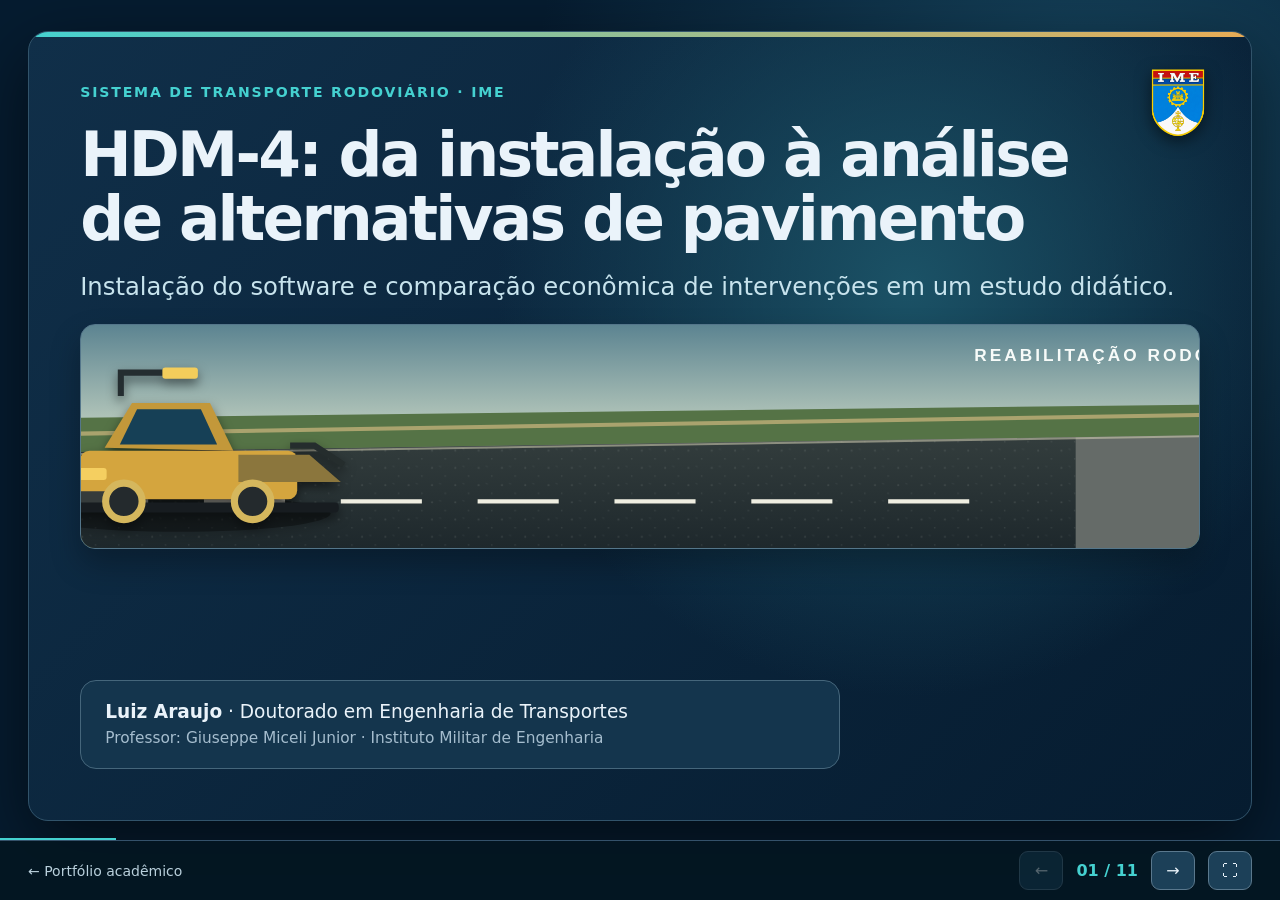
<file: hdm-4/index.html>
<!doctype html>
<html lang="pt-BR">
<head>
  <meta charset="utf-8">
  <meta name="viewport" content="width=device-width, initial-scale=1">
  <meta name="theme-color" content="#061c30">
  <title>HDM-4 · Instalação e simulação | Luiz Araujo</title>
  <meta name="description" content="Apresentação acadêmica sobre a instalação do HDM-4 e uma análise didática de alternativas de reabilitação de pavimentos.">
  <style>
    :root{font-family:Inter,Manrope,system-ui,-apple-system,Segoe UI,sans-serif;color:#eaf3fa;background:#061c30;--cyan:#45d1d0;--muted:#a5bdce;--line:#355168}
    *{box-sizing:border-box}body{margin:0;overflow:hidden}a{color:inherit}button{font:inherit}button:focus-visible,a:focus-visible{outline:3px solid var(--cyan);outline-offset:4px}
    .deck{height:100dvh;display:grid;place-items:center;padding:20px 28px 68px;background:radial-gradient(circle at 85% 15%,#16455e 0,transparent 42%),#061c30}
    .slide{display:none;width:min(100%,1422px);height:min(calc(100dvh - 110px),800px);min-height:0;overflow:auto;background:linear-gradient(135deg,#0d2b44 0%,#082238 65%,#071b2e 100%);border:1px solid #31536a;border-radius:20px;box-shadow:0 24px 70px #0008;padding:clamp(24px,4vw,64px);position:relative}
    .slide.active{display:flex;flex-direction:column;gap:20px}.slide::before{content:"";position:absolute;top:0;left:0;width:100%;height:5px;background:linear-gradient(90deg,var(--cyan),#e8ac55)}
    .ime-mark{position:absolute;right:36px;top:25px;width:74px;height:auto;z-index:3;filter:drop-shadow(0 5px 8px #0008)}.slide>h2{padding-right:88px}
    .cover-slide{background:radial-gradient(circle at 72% 32%,#1b5266 0,transparent 40%),linear-gradient(135deg,#102f49,#061c30)}.cover-slide h1{font-size:clamp(36px,4.8vw,72px);max-width:1120px;padding-right:64px}.cover-slide .lead{font-size:clamp(18px,1.9vw,29px)}
    .paving-scene{height:clamp(150px,26vh,225px);border:1px solid #54768a;border-radius:15px;overflow:hidden;background:linear-gradient(#5c8491 0%,#bacbbd 47%,#617956 48%);box-shadow:0 15px 30px #0004;flex:none}.paving-scene svg{display:block;width:100%;height:100%}.paving-scene .fresh{transform-origin:0 0;animation:freshPavement 9s linear infinite}.paving-scene .paver{filter:drop-shadow(0 5px 5px #0008);animation:movePaver 9s linear infinite}.paving-scene .road-dashes{animation:revealDashes 9s linear infinite}
    @keyframes movePaver{0%{transform:translateX(-125px)}80%,100%{transform:translateX(755px)}}@keyframes freshPavement{0%{transform:scaleX(0)}80%,100%{transform:scaleX(1)}}@keyframes revealDashes{0%,12%{opacity:0}20%,100%{opacity:1}}
    .eyebrow{color:var(--cyan);font-size:clamp(13px,1.1vw,17px);font-weight:800;letter-spacing:.13em;text-transform:uppercase;margin:0}
    h1,h2,h3,p{margin:0}h1{font-size:clamp(38px,5.2vw,82px);line-height:1.04;letter-spacing:-.045em;max-width:1000px}h2{font-size:clamp(30px,3.4vw,53px);line-height:1.08;letter-spacing:-.035em}h3{font-size:clamp(20px,1.8vw,28px)}p,li{font-size:clamp(17px,1.6vw,24px);line-height:1.38}.lead{font-size:clamp(21px,2.2vw,34px);color:#c7e3ed;max-width:1100px}.muted{color:var(--muted)}.highlight{color:var(--cyan)}.small{font-size:clamp(13px,1.2vw,18px);color:var(--muted)}
    .row{display:grid;grid-template-columns:1fr 1fr;gap:28px;min-height:0;flex:1;align-items:center}.card{background:#14354d;border:1px solid #45667b;border-radius:16px;padding:25px}.card p{font-size:clamp(16px,1.45vw,22px)}.card ul{padding-left:1.25em;margin:12px 0 0}.card li{margin:.4em 0}.stat{font-size:clamp(34px,4.8vw,68px);line-height:1.05;font-weight:800;letter-spacing:-.04em;color:var(--cyan)}.tag{display:inline-block;border:1px solid #61849a;border-radius:99px;padding:9px 15px;color:#d5eaf1;font-size:15px;font-weight:700}
    figure{margin:0;min-width:0}figure img{display:block;width:100%;max-height:56vh;object-fit:contain;background:#e9edf0;border:1px solid #617b8c;border-radius:9px}figcaption{font-size:clamp(13px,1.2vw,17px);color:var(--muted);padding-top:8px}.full-figure{flex:1;display:flex;flex-direction:column;min-height:0}.full-figure img{flex:1;min-height:0;max-height:none;object-fit:contain}.screens{display:grid;grid-template-columns:1fr 1fr;gap:20px;min-height:0;flex:1}.screens figure{display:flex;flex-direction:column;min-height:0}.screens img{flex:1;min-height:0;max-height:none}
    .steps{display:grid;grid-template-columns:repeat(4,1fr);gap:16px;margin:auto 0}.step{padding:24px;background:#153a51;border-radius:14px;border:1px solid #557589;min-height:170px}.step b{display:block;color:var(--cyan);font-size:31px;margin-bottom:16px}.step p{font-size:clamp(17px,1.4vw,21px)}
    .bars{display:grid;gap:15px;margin:8px 0}.bar{display:grid;grid-template-columns:minmax(200px,310px) 1fr 105px;gap:14px;align-items:center;font-size:clamp(14px,1.25vw,19px)}.track{height:34px;background:#214258;border-radius:7px;position:relative}.fill{height:100%;border-radius:7px;background:#49aebe}.bar.best .fill{background:#f2b95d}.bar.negative .track{display:flex;justify-content:flex-end}.bar.negative .fill{background:#a76472}.value{text-align:right;font-weight:800}.foot{margin-top:auto;color:#9fb7c6;font-size:clamp(12px,1.1vw,16px)}
    .report-preview{display:grid;grid-template-columns:repeat(2,minmax(0,1fr));gap:20px;min-height:0;flex:1}.report-preview figure{background:#123149;border:1px solid #45667b;border-radius:14px;padding:12px;min-height:0;display:flex;flex-direction:column}.report-preview img{width:100%;min-height:0;flex:1;max-height:34vh;object-fit:contain;background:white;border-radius:6px}.report-preview figcaption{color:#d6e7ef;font-weight:700}
    .report-open{align-self:center;background:var(--cyan);border:0;border-radius:10px;color:#052334;font-size:clamp(17px,1.4vw,21px);font-weight:800;padding:13px 26px;cursor:pointer;box-shadow:0 8px 25px #0005}.report-open:hover{background:#7ce0dc;transform:translateY(-2px)}
    .report-dialog{width:min(95vw,1240px);max-height:94dvh;overflow:auto;border:1px solid #6a8da0;border-radius:15px;padding:20px;background:#082238;color:#eaf3fa;box-shadow:0 25px 90px #000a}.report-dialog::backdrop{background:#010b14de}.report-dialog header{display:flex;align-items:start;justify-content:space-between;gap:16px}.report-dialog h2{font-size:clamp(24px,2.3vw,36px)}.report-close{background:#1b4259;color:white;border:1px solid #7894a4;border-radius:8px;cursor:pointer;padding:8px 14px}.report-values{display:flex;flex-wrap:wrap;gap:8px;margin:12px 0}.report-values span{font-size:clamp(13px,1.1vw,17px);background:#16394f;border:1px solid #42637a;border-radius:7px;padding:7px 10px}.report-values .best{border-color:#e8ac55;color:#ffd385}.report-values .negative{color:#f7b3ba}.report-tabs{display:flex;gap:9px;margin:8px 0 12px}.report-tabs button{background:#16394f;color:#d9ebf3;border:1px solid #61849a;border-radius:8px;padding:9px 14px;cursor:pointer}.report-tabs button[aria-pressed="true"]{background:var(--cyan);color:#062536;font-weight:800}.report-dialog img{display:block;width:100%;max-height:calc(94dvh - 255px);object-fit:contain;background:white;border-radius:6px}
    .slide.active .report-preview figure{animation:revealImage .6s .22s ease-out both}.slide.active .report-preview figure:nth-child(2){animation-delay:.38s}.slide.active .report-open{animation:enterSlide .45s .55s ease-out both}
    .workflow{display:grid;grid-template-columns:minmax(0,1.35fr) minmax(300px,.65fr);gap:26px;align-items:center;flex:1;min-height:0}.workflow-shot{position:relative;overflow:hidden;aspect-ratio:700/400;max-height:54vh;border:1px solid #6b8797;border-radius:12px;background:#dce5e9;box-shadow:0 16px 30px #0004}.workflow-shot img{position:absolute;left:0;top:-12.5%;width:203.86%;max-width:none;max-height:none;border:0;border-radius:0;background:transparent}.workflow-spot{position:absolute;left:2.55%;top:var(--spot-y,9.2%);width:14.8%;height:11.3%;border:3px solid #f3c65d;border-radius:7px;box-shadow:0 0 0 4px #062133bb,0 0 22px #f4bd56;transition:top .35s ease;pointer-events:none}.workflow-panel{background:#14354d;border:1px solid #45667b;border-radius:16px;padding:26px}.workflow-number{font-size:16px;color:var(--cyan);font-weight:800;letter-spacing:.12em}.workflow-panel h3{font-size:clamp(24px,2.1vw,33px);margin:10px 0 16px}.workflow-panel>p:not(.workflow-number){min-height:110px}.workflow-buttons{display:grid;grid-template-columns:1fr 1fr;gap:9px;margin-top:22px}.workflow-buttons button{background:#21455d;color:#dcecf3;border:1px solid #6b8a9d;border-radius:9px;padding:11px 9px;text-align:left;cursor:pointer;font-size:clamp(14px,1.15vw,17px)}.workflow-buttons button:hover{background:#2b5c75}.workflow-buttons button[aria-pressed="true"]{background:var(--cyan);border-color:var(--cyan);color:#052334;font-weight:800}.slide.active .workflow-shot{animation:revealImage .65s .2s ease-out both}.slide.active .workflow-panel{animation:enterSlide .65s .35s ease-out both}
    .nav{position:fixed;bottom:0;left:0;width:100%;height:60px;background:#041622e8;border-top:1px solid #34516a;display:flex;align-items:center;justify-content:space-between;padding:0 28px;gap:12px}.nav a{color:#b9d0dc;text-decoration:none;font-size:14px}.controls{display:flex;align-items:center;gap:13px}.controls button{background:#1c4058;color:#eaf3fa;border:1px solid #5a788d;border-radius:9px;min-width:44px;height:39px;cursor:pointer}.controls button:disabled{opacity:.35;cursor:default}.counter{font-variant-numeric:tabular-nums;color:var(--cyan);font-weight:800}.progress{position:fixed;bottom:59px;left:0;height:3px;background:var(--cyan);transition:width .2s}
    /* Movimento de apresentação: cada elemento entra quando seu slide é aberto. */
    @keyframes enterSlide{from{opacity:0;transform:translateY(18px)}to{opacity:1;transform:translateY(0)}}
    @keyframes revealImage{from{opacity:0;transform:translateX(22px) scale(.985)}to{opacity:1;transform:translateX(0) scale(1)}}
    @keyframes growBar{from{transform:scaleX(0)}to{transform:scaleX(1)}}
    @keyframes paveStep{from{transform:scaleX(0)}to{transform:scaleX(1)}}
    @keyframes resultGlow{from{text-shadow:0 0 0 transparent}45%{text-shadow:0 0 22px #45d1d07a}to{text-shadow:0 0 0 transparent}}
    .slide:not(.cover-slide).active>.eyebrow{animation:enterSlide .45s ease-out both}
    .slide:not(.cover-slide).active>h2{animation:enterSlide .55s .08s ease-out both}
    .slide:not(.cover-slide).active>.lead,.slide:not(.cover-slide).active>.small{animation:enterSlide .5s .16s ease-out both}
    .slide:not(.cover-slide).active>.foot{animation:enterSlide .5s .75s ease-out both}
    .slide.active .row>*{animation:enterSlide .65s .2s ease-out both}.slide.active .row>*:nth-child(2){animation-delay:.36s}
    .slide.active .screens figure{animation:revealImage .65s .22s ease-out both}.slide.active .screens figure:nth-child(2){animation-delay:.4s}
    .slide.active .full-figure{animation:revealImage .7s .22s ease-out both}
    .step{position:relative;overflow:hidden}.step::after{content:"";position:absolute;left:0;right:0;bottom:0;height:4px;background:linear-gradient(90deg,var(--cyan),#e8ac55);transform-origin:left;transform:scaleX(0)}
    .slide.active .step{animation:enterSlide .5s ease-out both}.slide.active .step:nth-child(1){animation-delay:.18s}.slide.active .step:nth-child(2){animation-delay:.35s}.slide.active .step:nth-child(3){animation-delay:.52s}.slide.active .step:nth-child(4){animation-delay:.69s}
    .slide.active .step::after{animation:paveStep .6s ease-out both}.slide.active .step:nth-child(1)::after{animation-delay:.38s}.slide.active .step:nth-child(2)::after{animation-delay:.55s}.slide.active .step:nth-child(3)::after{animation-delay:.72s}.slide.active .step:nth-child(4)::after{animation-delay:.89s}
    .slide.active .bar{animation:enterSlide .35s ease-out both}.slide.active .bar:nth-child(1){animation-delay:.18s}.slide.active .bar:nth-child(2){animation-delay:.32s}.slide.active .bar:nth-child(3){animation-delay:.46s}.slide.active .bar:nth-child(4){animation-delay:.60s}.slide.active .bar:nth-child(5){animation-delay:.74s}
    .slide.active .bar .fill{transform-origin:left;animation:growBar .95s cubic-bezier(.2,.75,.2,1) both}.slide.active .bar:nth-child(1) .fill{animation-delay:.34s}.slide.active .bar:nth-child(2) .fill{animation-delay:.48s}.slide.active .bar:nth-child(3) .fill{animation-delay:.62s}.slide.active .bar:nth-child(4) .fill{animation-delay:.76s}.slide.active .bar:nth-child(5) .fill{animation-delay:.90s;transform-origin:right}
    .slide.active .stat{animation:resultGlow 1.4s .55s ease-out both}
    @media(max-width:800px){.deck{padding:10px 10px 66px}.slide{height:calc(100dvh - 80px);padding:24px;gap:14px}.ime-mark{width:49px;right:14px;top:14px}.slide>h2,.cover-slide h1{padding-right:45px}.row,.screens{grid-template-columns:1fr;overflow:auto}.steps{grid-template-columns:1fr 1fr}.step{min-height:0;padding:16px}.bar{grid-template-columns:112px 1fr 58px;gap:6px}.track{height:24px}.bar span,.value{font-size:12px}.nav{padding:0 10px}.nav a{font-size:12px}figure img{max-height:35vh}.paving-scene{height:160px}.workflow{grid-template-columns:1fr;overflow:auto}.workflow-shot{width:100%;flex:none;max-height:42vh}.workflow-panel{padding:18px}.workflow-panel>p:not(.workflow-number){min-height:0}.report-preview{grid-template-columns:1fr;overflow:auto}.report-preview img{max-height:21vh}.report-dialog img{max-height:calc(94dvh - 300px)}}
    @media(prefers-reduced-motion:reduce){.paving-scene .fresh,.paving-scene .paver,.paving-scene .road-dashes{animation:none}.paving-scene .paver{transform:translateX(520px)}.slide *,.slide *::before,.slide *::after{animation:none!important;transition:none!important}.step::after{transform:scaleX(1)}.bar .fill{transform:none!important}}
    @media print{body{overflow:visible;background:white}.deck{display:block;height:auto;padding:0;background:white}.slide,.slide.active{display:flex;width:100%;height:100vh;max-height:none;break-after:page;box-shadow:none;border-radius:0;print-color-adjust:exact;-webkit-print-color-adjust:exact}.nav,.progress{display:none}}
  </style>
</head>
<body>
<main class="deck" aria-label="Apresentação HDM-4">
  <section class="slide active cover-slide"><p class="eyebrow">Sistema de Transporte Rodoviário · IME</p><h1>HDM-4: da instalação à análise de alternativas de pavimento</h1><p class="lead">Instalação do software e comparação econômica de intervenções em um estudo didático.</p><div class="paving-scene" aria-hidden="true"><svg viewBox="0 0 1200 220" preserveAspectRatio="xMidYMid slice" xmlns="http://www.w3.org/2000/svg"><defs><linearGradient id="asphalt" x2="0" y2="1"><stop stop-color="#333d3d"/><stop offset="1" stop-color="#1e282c"/></linearGradient><pattern id="grain" width="23" height="17" patternUnits="userSpaceOnUse"><circle cx="4" cy="5" r="1" fill="#a1a7a3" opacity=".45"/><circle cx="17" cy="13" r=".8" fill="#a1a7a3" opacity=".4"/><path d="m11 3 2 1" stroke="#83908e" opacity=".3"/></pattern></defs><path d="M0 92 1200 78v142H0Z" fill="#557346"/><path d="M0 126 1200 108v112H0Z" fill="#656b68"/><g class="fresh"><path d="M0 126 1030 111v109H0Z" fill="url(#asphalt)"/><path d="M0 126 1030 111v109H0Z" fill="url(#grain)" opacity=".42"/></g><path class="road-dashes" d="M35 174h80m55 0h80m55 0h80m55 0h80m55 0h80m55 0h80m55 0h80" stroke="#efeee1" stroke-width="4" stroke-dasharray="80 55"/><path d="M0 108 1200 88" stroke="#d8be84" stroke-width="4" opacity=".65"/><path d="M0 128 1200 109" stroke="#d6d1b7" stroke-width="2" opacity=".55"/><g class="paver"><ellipse cx="145" cy="186" rx="150" ry="18" fill="#0005"/><rect x="48" y="124" width="214" height="48" rx="9" fill="#d4a53e"/><path d="M72 121 99 77h77l23 47Z" fill="#c3983a"/><path d="M104 83h63l16 35h-96Z" fill="#164056"/><path d="M204 128h70l31 27h-101Z" fill="#8b763d"/><path d="M-18 164h91l19 14H-8Z" fill="#353b3b"/><rect x="18" y="175" width="285" height="10" rx="4" fill="#171c20"/><circle cx="91" cy="174" r="18" fill="#242a2d" stroke="#d5b75d" stroke-width="7"/><circle cx="218" cy="174" r="18" fill="#242a2d" stroke="#d5b75d" stroke-width="7"/><rect x="34" y="141" width="40" height="12" rx="3" fill="#f5cf60"/><path d="M255 119h24l29 19" stroke="#252d2d" stroke-width="6" fill="none"/><path d="M88 70V47h42" stroke="#242d30" stroke-width="6" fill="none"/><rect x="129" y="42" width="35" height="11" rx="3" fill="#f3cd5b"/></g><text x="930" y="36" fill="#f7fbf9" font-family="Arial,sans-serif" font-size="17" font-weight="bold" letter-spacing="3">REABILITAÇÃO RODOVIÁRIA</text></svg></div><div class="card" style="margin-top:auto;max-width:760px;padding:18px 24px"><p><strong>Luiz Araujo</strong> · Doutorado em Engenharia de Transportes<br><span class="small">Professor: Giuseppe Miceli Junior · Instituto Militar de Engenharia</span></p></div></section>
  <section class="slide"><p class="eyebrow">01 · Objetivo da atividade</p><h2>O primeiro passo foi instalar o programa</h2><div class="row"><div><p class="lead">Foi instalada a versão de demonstração do HDM-4 no computador. Após a instalação, a interface e os estudos de exemplo foram verificados.</p><p class="small" style="margin-top:24px">A versão identificada no arquivo de instruções é HDM-4 Demonstration 1.0.</p></div><figure><img src="assets/instalacao-concluida.png" alt="Assistente de instalação informando que a instalação do HDM-4 Demonstration foi concluída"></figure></div></section>
  <section class="slide"><p class="eyebrow">02 · Evidência da instalação</p><h2>Instalação e acesso ao sistema</h2><div class="screens"><figure><img src="assets/instalacao-destino.png" alt="Tela de escolha da pasta de destino do HDM-4 Demonstration"></figure><figure><img src="assets/instalacao-concluida.png" alt="Tela final do assistente de instalação, com botão Finish"></figure></div></section>
  <section class="slide"><p class="eyebrow">03 · Escolha do caso</p><h2>Foi adotado um estudo de demonstração</h2><div class="row"><div class="card"><p>Foi empregada a base de demonstração do HDM-4 em um <strong>cenário hipotético de reabilitação rodoviária</strong>.</p><p style="margin-top:20px">Estudo selecionado: <strong>2a. Rehabilitation of paved roads (by section)</strong> — reabilitação de rodovias pavimentadas por trecho.</p></div><figure><img src="assets/projeto-aberto.png" alt="Janela do projeto de reabilitação por trecho no HDM-4, com período de 20 anos e rede de demonstração"></figure></div></section>
  <section class="slide workflow-slide"><p class="eyebrow">04 · Procedimento no HDM-4</p><h2>Execução da análise na interface</h2><div class="workflow"><figure class="workflow-shot"><img src="assets/projeto-aberto.png" alt="Tela do projeto 2a com os comandos Definir detalhes, Especificar alternativas, Analisar projetos e Gerar relatórios na lateral esquerda"><span class="workflow-spot" aria-hidden="true"></span></figure><div class="workflow-panel"><p class="workflow-number" id="workflowNumber">01 / 04</p><h3 id="workflowTitle">Detalhes do projeto</h3><p id="workflowText">Foi aberto o estudo 2a e conferidos o período de 20 anos, a rede viária e a frota de veículos.</p><div class="workflow-buttons" role="group" aria-label="Etapas da análise"><button type="button" data-workflow-step="0" aria-pressed="true">1 · Projeto</button><button type="button" data-workflow-step="1" aria-pressed="false">2 · Alternativas</button><button type="button" data-workflow-step="2" aria-pressed="false">3 · Análise</button><button type="button" data-workflow-step="3" aria-pressed="false">4 · Relatório</button></div></div></div></section>
  <section class="slide"><p class="eyebrow">05 · Premissas observadas</p><h2>O que entrou na comparação</h2><div class="row"><div class="card"><h3>Configuração do projeto</h3><ul><li>Análise <strong>por trecho</strong>.</li><li>Horizonte de <strong>20 anos</strong>, a partir do ano 2000.</li><li>Frota e rede viária de demonstração, com saída em <strong>dólares dos EUA</strong>.</li><li>Trecho do relatório: <strong>da capital à fronteira</strong> (<em>Capital City to Border</em>).</li></ul></div><div class="card"><h3>Critério econômico</h3><p>O relatório compara cada alternativa à solução de referência e apresenta o <strong>VPL — valor presente líquido</strong>.</p><p style="margin-top:18px">Taxa de desconto informada: <strong>10% ao ano</strong>. Valores exibidos em <strong>milhões de US$</strong>.</p></div></div></section>
  <section class="slide"><p class="eyebrow">06 · Alternativas</p><h2>Quais intervenções foram comparadas?</h2><div class="row"><div class="card"><h3>Recapeamento</h3><p style="margin-top:12px"><strong>Alternativa 2:</strong> manutenção rotineira + camada de 50 mm.</p><p style="margin-top:18px"><strong>Alternativa 3:</strong> manutenção rotineira + tratamento superficial + camada de 50 mm.</p></div><div class="card"><h3>Fresagem e recomposição</h3><p style="margin-top:12px"><strong>Alternativa 4:</strong> manutenção rotineira + fresagem de 75 mm + recomposição de 75 mm.</p><p style="margin-top:18px"><strong>Alternativa 5:</strong> fresagem de 75 mm + recomposição de 100 mm.</p><p style="margin-top:18px"><strong>Alternativa 6:</strong> manutenção rotineira + fresagem e recomposição do revestimento (<em>inlay</em>).</p></div></div></section>
  <section class="slide"><p class="eyebrow">07 · Resultado comparado</p><h2>VPL por alternativa</h2><p class="small">Benefício econômico líquido frente à alternativa de referência · milhões de US$ · desconto de 10%</p><div class="bars" role="img" aria-label="Alternativa 4: 58,34; alternativa 5: 57,24; alternativa 2: 49,38; alternativa 3: 47,87; alternativa 6: menos 50,52 milhões de dólares de VPL"><div class="bar best"><span>4 · Fresagem 75 + recomposição 75</span><div class="track"><div class="fill" style="width:100%"></div></div><span class="value">+58,34</span></div><div class="bar"><span>5 · Fresagem 75 + recomposição 100</span><div class="track"><div class="fill" style="width:98.1%"></div></div><span class="value">+57,24</span></div><div class="bar"><span>2 · Recapeamento 50</span><div class="track"><div class="fill" style="width:84.6%"></div></div><span class="value">+49,38</span></div><div class="bar"><span>3 · Tratamento + recapeamento</span><div class="track"><div class="fill" style="width:82.0%"></div></div><span class="value">+47,87</span></div><div class="bar negative"><span>6 · Fresagem + recomposição (<em>inlay</em>)</span><div class="track"><div class="fill" style="width:86.6%"></div></div><span class="value">−50,52</span></div></div></section>
  <section class="slide"><p class="eyebrow">08 · Relatório econômico</p><h2>Resultados originais do HDM-4</h2><div class="report-preview"><figure><img src="assets/relatorio-1.png" alt="Primeira página do relatório com os resultados das alternativas 2 e 3"><figcaption>Página 1 · alternativas 2 e 3</figcaption></figure><figure><img src="assets/relatorio-2.png" alt="Segunda página do relatório com os resultados das alternativas 4, 5 e 6"><figcaption>Página 2 · alternativas 4, 5 e 6</figcaption></figure></div><button class="report-open" id="openReport" type="button">Ver todos os resultados →</button></section>
  <section class="slide"><p class="eyebrow">09 · Leitura dos resultados</p><h2>Interpretação econômica dos resultados</h2><div class="row"><div class="card"><p class="stat">US$ 58,34 mi</p><h3 style="margin-top:15px">Maior VPL: alternativa 4</h3><p style="margin-top:18px">Nas premissas do exemplo, a fresagem e recomposição de 75 mm apresentou o maior benefício líquido em comparação com a referência.</p></div><div class="card"><p><strong>Segunda colocada:</strong> alternativa 5, US$ 57,24 milhões. A diferença de VPL entre as duas é de <strong>US$ 1,10 milhão</strong>.</p><p style="margin-top:20px"><strong>Resultado desfavorável:</strong> alternativa 6, VPL de <strong>−US$ 50,52 milhões</strong>.</p><p class="small" style="margin-top:20px">VPL positivo indica benefício líquido no modelo; a comparação só vale sob as premissas e dados utilizados.</p></div></div></section>
  <section class="slide"><p class="eyebrow">10 · Conclusão e limites</p><h2>Conclusões e limitações</h2><div class="row"><div class="card"><h3>O que foi demonstrado</h3><ul><li>O HDM-4 foi instalado e iniciado.</li><li>Foi aberto um estudo de reabilitação existente na versão de demonstração.</li><li>Foi executada a análise e emitido o relatório econômico.</li><li>A alternativa 4 apresentou o maior VPL no exemplo.</li></ul></div><div class="card"><h3>Limitações da análise</h3><p>A análise empregou a base de demonstração. Custos unitários de alguns veículos estavam zerados, o que limita a validade econômica dos resultados.</p><p style="margin-top:20px">Para aplicação em um trecho real, são necessários dados de campo e custos calibrados.</p></div></div></section>
</main>
<dialog class="report-dialog" id="reportDialog" aria-labelledby="reportTitle"><header><div><p class="eyebrow">Relatório emitido pelo HDM-4</p><h2 id="reportTitle">Resumo da análise econômica</h2></div><button class="report-close" id="closeReport" type="button">Fechar ×</button></header><div class="report-values" aria-label="VPL por alternativa, em milhões de dólares"><span>Alt. 2: +49,38</span><span>Alt. 3: +47,87</span><span class="best">Alt. 4: +58,34</span><span>Alt. 5: +57,24</span><span class="negative">Alt. 6: −50,52</span></div><div class="report-tabs" role="group" aria-label="Página do relatório"><button type="button" data-report-page="0" aria-pressed="true">Página 1 · alternativas 2 e 3</button><button type="button" data-report-page="1" aria-pressed="false">Página 2 · alternativas 4, 5 e 6</button></div><img id="reportImage" src="assets/relatorio-1.png" alt="Página 1 do relatório econômico original do HDM-4"></dialog>
<div class="progress" id="progress"></div>
<nav class="nav" aria-label="Navegação da apresentação"><a href="../inicio.html">← Portfólio acadêmico</a><div class="controls"><button id="prev" type="button" aria-label="Slide anterior">←</button><span class="counter" id="counter">01 / 11</span><button id="next" type="button" aria-label="Próximo slide">→</button><button id="full" type="button" aria-label="Tela cheia">⛶</button></div></nav>
<script>
(()=>{const slides=[...document.querySelectorAll('.slide')],counter=document.getElementById('counter'),progress=document.getElementById('progress'),prev=document.getElementById('prev'),next=document.getElementById('next');slides.forEach((s,i)=>{const crest=document.createElement('img');crest.className='ime-mark';crest.src='assets/ime-transparente.png';crest.alt=i===0?'Brasão do Instituto Militar de Engenharia':'';crest.width=74;crest.height=90;s.append(crest)});const workflowSteps=[{title:'Detalhes do projeto',text:'Foi aberto o estudo 2a e conferidos o período de 20 anos, a rede viária e a frota de veículos.',y:'9.2%'},{title:'Alternativas de intervenção',text:'Foram conferidas as soluções de manutenção, recapeamento e fresagem com recomposição.',y:'20.6%'},{title:'Análise do projeto',text:'Foi executada a análise econômica por trecho para comparar as alternativas com a referência.',y:'31.8%'},{title:'Relatório econômico',text:'Foi emitido o resumo econômico com o VPL de cada alternativa.',y:'43.1%'}],workflowButtons=[...document.querySelectorAll('[data-workflow-step]')],workflowSpot=document.querySelector('.workflow-spot');function showWorkflow(n){const step=workflowSteps[n];workflowSpot.style.setProperty('--spot-y',step.y);document.getElementById('workflowNumber').textContent=String(n+1).padStart(2,'0')+' / 04';document.getElementById('workflowTitle').textContent=step.title;document.getElementById('workflowText').textContent=step.text;workflowButtons.forEach((b,i)=>b.setAttribute('aria-pressed',String(i===n)))}workflowButtons.forEach((b,i)=>b.onclick=()=>showWorkflow(i));const reportDialog=document.getElementById('reportDialog'),reportImage=document.getElementById('reportImage'),reportTabs=[...document.querySelectorAll('[data-report-page]')];function selectReport(n){reportImage.src='assets/relatorio-'+(n+1)+'.png';reportImage.alt='Página '+(n+1)+' do relatório econômico original do HDM-4';reportTabs.forEach((b,i)=>b.setAttribute('aria-pressed',String(i===n)))}document.getElementById('openReport').onclick=()=>{selectReport(0);reportDialog.showModal()};document.getElementById('closeReport').onclick=()=>reportDialog.close();reportTabs.forEach((b,i)=>b.onclick=()=>selectReport(i));let index=0;function show(n){index=Math.max(0,Math.min(slides.length-1,n));slides.forEach((s,i)=>{s.classList.toggle('active',i===index);s.setAttribute('aria-hidden',i===index?'false':'true')});slides[index].scrollTop=0;counter.textContent=String(index+1).padStart(2,'0')+' / '+String(slides.length).padStart(2,'0');progress.style.width=((index+1)/slides.length*100)+'%';prev.disabled=index===0;next.disabled=index===slides.length-1;location.hash='slide-'+(index+1)}prev.onclick=()=>show(index-1);next.onclick=()=>show(index+1);document.getElementById('full').onclick=()=>{if(document.fullscreenElement)document.exitFullscreen();else document.documentElement.requestFullscreen?.()};document.addEventListener('keydown',e=>{if(reportDialog.open)return;if(['ArrowRight','PageDown',' '].includes(e.key)){e.preventDefault();show(index+1)}else if(['ArrowLeft','PageUp'].includes(e.key)){e.preventDefault();show(index-1)}else if(e.key==='Home')show(0);else if(e.key==='End')show(slides.length-1)});let touchX=0;document.addEventListener('touchstart',e=>touchX=e.changedTouches[0].screenX,{passive:true});document.addEventListener('touchend',e=>{const dx=e.changedTouches[0].screenX-touchX;if(Math.abs(dx)>80)show(index+(dx<0?1:-1))},{passive:true});const match=location.hash.match(/^#slide-(\d+)$/);show(match?Number(match[1])-1:0)})();
</script>
</body>
</html>
</file>
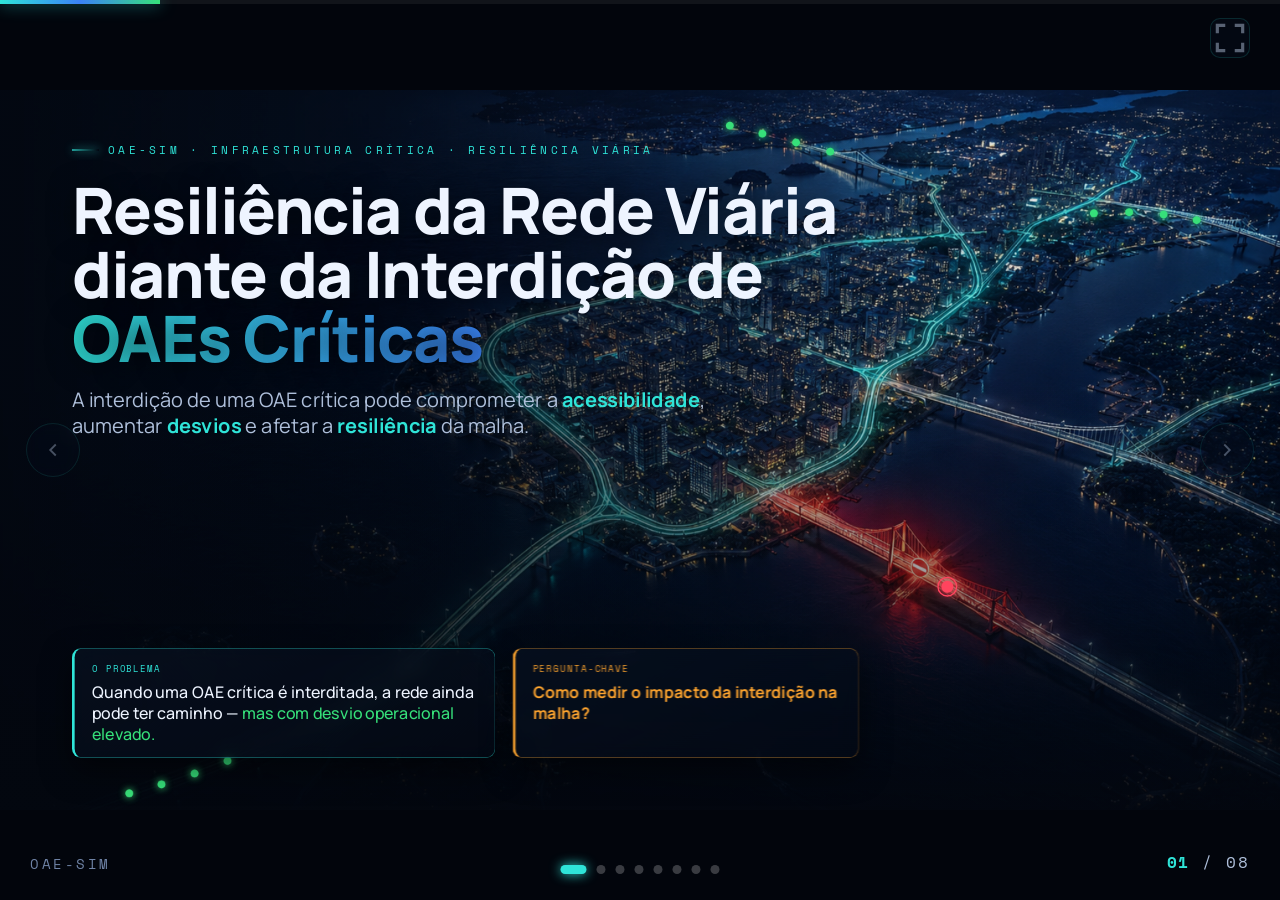
<file: problemas-especiais-ciencia-dados-deep-learning/index.html>
<!DOCTYPE html>
<html lang="pt-BR">
<head>
<meta charset="UTF-8">
<meta name="viewport" content="width=device-width, initial-scale=1.0">
<title>OAE-SIM — Resiliência da Rede Viária diante da Interdição de OAEs Críticas</title>

<!-- =========================================================================
     FONTES — tipografia limpa e moderna (Manrope) + mono técnico (Space Mono)
     Troque aqui para mudar a tipografia de toda a apresentação.
     ========================================================================= -->
<link rel="preconnect" href="https://fonts.googleapis.com">
<link rel="preconnect" href="https://fonts.gstatic.com" crossorigin>
<link rel="stylesheet" href="https://fonts.googleapis.com/css2?family=Manrope:wght@400;500;600;700;800&family=Space+Mono:wght@400;700&display=swap">

<style>
/* =========================================================================
   1) TEMA — VARIÁVEIS GLOBAIS  (edite aqui para mudar TODO o visual)
   ========================================================================= */
:root{
    /* —— Paleta (azul petróleo profundo + neon controlado) —— */
    --navy-900:#03070f;   /* base mais escura (letterbox) */
    --navy-850:#050c18;
    --navy-800:#071426;   /* azul petróleo */
    --navy-700:#0b1f38;
    --cyan:#2fe4d8;       /* ciano / neon azul — tecnologia, dados, rede */
    --blue:#3b82f6;       /* azul elétrico — malha / conectividade */
    --amber:#ffa630;      /* laranja / âmbar — método, atenção */
    --green:#36e07a;      /* verde neon — rota alternativa, solução */
    --red:#ff445e;        /* vermelho — interdição, ruptura */
    --yellow:#ffcf4d;     /* amarelo — prioridade média */

    --white:#eef4ff;      /* texto principal */
    --soft:#aebfda;       /* texto secundário */
    --dim:#6f83a6;        /* texto apagado / HUD */

    --stage-bg:#02050c;   /* barras (letterbox) */
    --slide-bg:#040a16;   /* fundo base de cada slide */

    /* —— Tipografia (no palco fixo 1920×1080) —— */
    --font:'Manrope', system-ui, sans-serif;
    --mono:'Space Mono', monospace;
    --t-hero:96px;        /* título da capa */
    --t-h2:62px;          /* títulos internos */
    --t-lead:30px;        /* lead / mensagem */
    --t-body:21px;        /* corpo */
    --t-kpi:96px;         /* números grandes (contadores) */

    /* —— Movimento —— */
    --ease:cubic-bezier(.16,1,.3,1);
    --slow:cubic-bezier(.22,.61,.36,1);

    /* —— Espaçamento (no palco fixo) —— */
    --pad-x:108px;
    --pad-y:78px;
}

*{ margin:0; padding:0; box-sizing:border-box; }

/* =========================================================================
   2) BASE DO PALCO FIXO 16:9  (viewport-base.css — NÃO REMOVER)
   Slides desenhados em 1920×1080; o palco inteiro é escalado para a tela.
   ========================================================================= */
html,body{ width:100%; height:100%; margin:0; overflow:hidden; background:var(--stage-bg,#000); }
.deck-viewport{ position:fixed; inset:0; overflow:hidden; background:var(--stage-bg,#000); }
.deck-stage{ position:absolute; left:0; top:0; width:1920px; height:1080px; overflow:hidden; transform-origin:0 0; background:var(--slide-bg,#fff); }
.slide{ position:absolute; inset:0; width:1920px; height:1080px; overflow:hidden; display:block; visibility:hidden; opacity:0; pointer-events:none; background:var(--slide-bg,#fff); }
.slide.active,.slide.visible{ visibility:visible; opacity:1; pointer-events:auto; z-index:1; }
img,video,canvas,svg{ max-width:100%; max-height:100%; }
.deck-controls{ position:fixed; left:50%; bottom:22px; transform:translateX(-50%); z-index:1000; }
@media print{
    html,body{ width:1920px; height:auto; overflow:visible; background:#fff; }
    .deck-viewport{ position:static; overflow:visible; background:#fff; }
    .deck-stage{ position:static; width:auto; height:auto; transform:none!important; background:none; }
    .slide{ position:relative; display:block!important; visibility:visible!important; opacity:1!important; pointer-events:auto!important; width:1920px; height:1080px; break-after:page; page-break-after:always; }
    .slide:last-child{ break-after:auto; page-break-after:auto; }
    .deck-controls{ display:none!important; }
}
@media (prefers-reduced-motion: reduce){
    *,*::before,*::after{ animation-duration:.01ms!important; animation-iteration-count:1!important; transition-duration:.2s!important; }
    .kb{ animation:none!important; transform:scale(1.04)!important; }
}

/* =========================================================================
   3) FUNDOS — imagem protagonista + Ken Burns + parallax + véus
   Estrutura por slide:
     <div class="bg parallax" data-depth="14">
        <div class="kb" style="background-image:url('assets/...')"></div>
     </div>
     <div class="veil veil--left"></div>   (gradiente p/ leitura)
   ========================================================================= */
.bg{ position:absolute; inset:0; z-index:0; overflow:hidden; will-change:transform; }
.kb{ position:absolute; inset:-4%; background-size:cover; background-position:center;
     animation:kenburns 26s var(--slow) infinite alternate; will-change:transform; }
.kb.kb-right{ background-position:right center; }
.kb.kb-slow{ animation-duration:34s; }
@keyframes kenburns{ from{ transform:scale(1.04) translate(0,0); } to{ transform:scale(1.15) translate(-1.6%,-1.2%); } }
/* fundo SEM zoom/parallax (slide 1 estático) */
.kb-static{ animation:none!important; inset:0!important; transform:none!important; }
/* canvas de trânsito (bolinhas-veículo) — fica acima da imagem e dos véus, abaixo dos textos */
.traffic{ position:absolute; inset:0; z-index:2; pointer-events:none; }
#trafficCanvas{ transition:opacity .8s var(--ease); }
/* boxes do slide 1 recuam quando o pipeline aparece */
#s1boxes.fade{ opacity:0; transform:translateY(26px); pointer-events:none; }

/* ===== PIPELINE (slide 1) — passo a passo com os 6 ícones (aparece após o jam) =====
   Os PNGs têm fundo preto -> mix-blend-mode:screen faz o preto sumir e só o neon aparecer. */
.pipeline{ position:absolute; left:0; right:0; bottom:54px; z-index:5; padding:0 80px;
    display:flex; flex-direction:column; align-items:center; gap:16px;
    opacity:0; pointer-events:none; transition:opacity .5s var(--ease); }
.pipeline.show{ opacity:1; pointer-events:auto; }
.pipe-title{ font-family:var(--mono); font-size:17px; letter-spacing:.2em; text-transform:uppercase; color:var(--cyan);
    text-shadow:0 0 18px rgba(47,228,216,.5);
    opacity:0; transform:translateY(14px); transition:.6s var(--ease); transition-delay:var(--d,0s); }
.pipeline.show .pipe-title{ opacity:1; transform:none; }
.pipe-row{ display:flex; align-items:center; justify-content:center; gap:4px; width:100%; }
.pipe-card{ width:206px; margin:0;
    opacity:0; transform:translateY(30px) scale(.93); transition:opacity .6s var(--ease), transform .6s var(--ease); transition-delay:var(--d,0s); }
.pipeline.show .pipe-card{ opacity:1; transform:none; }
.pipe-card img{ width:100%; height:auto; display:block; mix-blend-mode:screen; }
.pipeline.show .pipe-card img{ animation:floaty 5.5s ease-in-out infinite; animation-delay:var(--fd,0s); }
.pipe-card:hover{ filter:brightness(1.18) drop-shadow(0 0 16px rgba(47,228,216,.45)); }
.pipe-arrow{ flex:0 0 auto; width:30px; color:var(--cyan); display:flex; align-items:center; filter:drop-shadow(0 0 6px var(--cyan));
    opacity:0; transform:scale(.5); transition:.5s var(--ease); transition-delay:var(--d,0s); }
.pipeline.show .pipe-arrow{ opacity:1; transform:none; }
.pipe-arrow svg{ width:28px; height:28px; }

/* ===========================================================================
   SLIDE 2 — BIBLIOMETRIA (sequência: MAPA -> REDE -> PALAVRAS -> TEXTOS/CONTADORES)
   =========================================================================== */
/* MAPA quase em tela cheia; preenche em ~5s e depois escurece (.dim via JS) */
.s2bgmap{ position:absolute; inset:0; width:100%; height:100%; object-fit:cover; z-index:0; max-width:none; max-height:none;
    opacity:0; transition:opacity 1.6s var(--ease); }
.slide.visible .s2bgmap{ opacity:.95; }
.slide.visible .s2bgmap.dim{ opacity:.32; }
.s2kicker{ position:absolute; left:var(--pad-x); top:46px; z-index:5; font-family:var(--mono); font-size:16px; letter-spacing:.2em; text-transform:uppercase; color:var(--cyan); text-shadow:0 1px 10px #000; }
.s2kicker::before{ content:""; display:inline-block; width:34px; height:2px; background:var(--cyan); vertical-align:middle; margin-right:14px; box-shadow:0 0 10px var(--cyan); }

/* marcadores de país (tamanho = nº de artigos); aparecem ao longo de ~5s */
.cmark{ position:absolute; z-index:3; opacity:0; transform:translate(-50%,-50%) scale(.3);
    transition:opacity .7s var(--ease), transform .7s var(--ease); transition-delay:var(--d,0s);
    display:flex; flex-direction:column; align-items:center; gap:5px; pointer-events:none; }
.slide.visible .cmark{ opacity:1; transform:translate(-50%,-50%) scale(1); }
.cmark i{ width:var(--sz,18px); height:var(--sz,18px); border-radius:50%;
    background:radial-gradient(circle,#fff 8%, var(--c,var(--cyan)) 55%, transparent 74%);
    box-shadow:0 0 26px 6px color-mix(in srgb,var(--c) 75%,transparent); animation:cpulse 2.6s ease-in-out infinite; }
.cmark b{ font-family:var(--mono); font-size:12px; font-weight:700; color:#eaf4ff; letter-spacing:.04em; text-shadow:0 1px 6px #000, 0 0 10px color-mix(in srgb,var(--c) 60%,transparent); }
@keyframes cpulse{ 0%,100%{ transform:scale(1) } 50%{ transform:scale(1.16) } }

/* pontos da rede (entram ANTES das ligações) */
.npt{ position:absolute; z-index:3; width:13px; height:13px; border-radius:50%; opacity:0; transform:translate(-50%,-50%) scale(.2);
    background:radial-gradient(circle,#fff,var(--c,var(--cyan)) 60%, transparent 75%); box-shadow:0 0 16px 3px color-mix(in srgb,var(--c) 80%,transparent);
    transition:opacity .5s var(--ease), transform .5s var(--ease); transition-delay:var(--d,0s); pointer-events:none; }
.slide.visible .npt{ opacity:1; transform:translate(-50%,-50%) scale(1); }

/* REDE (imagem) — surge depois dos pontos, crescendo a partir do hub (ligações) */
.s2network{ position:absolute; z-index:2; mix-blend-mode:screen; max-width:none; height:auto; left:1010px; top:545px; width:440px;
    opacity:0; clip-path:circle(0% at 52% 51%); transition:opacity .6s ease, clip-path 1.7s var(--ease); transition-delay:var(--d,0s); }
.slide.visible .s2network{ opacity:1; clip-path:circle(82% at 52% 51%); }

/* DESTAQUE da rede: backing escuro (separa do mapa/Ásia) + legenda + rótulos dos termos (ref. 112851) */
.s2netbg{ position:absolute; z-index:1; left:930px; top:500px; width:600px; height:420px; pointer-events:none;
    background:radial-gradient(ellipse 52% 52% at 50% 50%, rgba(2,6,14,.86) 0%, rgba(2,6,14,.55) 46%, transparent 72%);
    opacity:0; transition:opacity 1.2s var(--ease); transition-delay:var(--d,0s); }
.slide.visible .s2netbg{ opacity:1; }
.s2netcap{ position:absolute; z-index:3; left:1015px; top:508px; font-family:var(--mono); font-size:13px; letter-spacing:.14em; text-transform:uppercase; color:var(--cyan); text-shadow:0 1px 8px #000;
    opacity:0; transform:translateY(10px); transition:opacity .6s var(--ease), transform .6s var(--ease); transition-delay:var(--d,0s); }
.slide.visible .s2netcap{ opacity:1; transform:none; }
.s2netlabel{ position:absolute; z-index:3; font-family:var(--font); font-weight:600; font-size:14px; white-space:nowrap;
    color:var(--c,var(--cyan)); text-shadow:0 1px 6px #000, 0 0 12px rgba(0,0,0,.78); transform:translate(-50%,-50%) scale(.6); opacity:0;
    transition:opacity .6s var(--ease), transform .6s var(--ease); transition-delay:var(--d,0s); pointer-events:none; }
.slide.visible .s2netlabel{ opacity:1; transform:translate(-50%,-50%) scale(1); }

/* NUVEM DE PALAVRAS (nativa) — menores entram primeiro, maiores depois */
.s2cloud{ position:absolute; inset:0; z-index:3; pointer-events:none; }
.s2cloud .w{ position:absolute; opacity:0; transform:translate(-50%,-50%) scale(.5);
    transition:opacity .7s var(--ease), transform .7s var(--ease); transition-delay:var(--d,0s);
    font-family:var(--font); font-weight:700; white-space:nowrap; text-shadow:0 1px 10px #000, 0 0 16px rgba(0,0,0,.55); }
.slide.visible .s2cloud .w{ opacity:1; transform:translate(-50%,-50%) scale(1); }

/* FAIXA INFERIOR: contadores (de 0, devagar) + clusters (digitando) */
.s2bottom{ position:absolute; left:var(--pad-x); right:var(--pad-x); bottom:50px; z-index:4; display:flex; gap:20px; align-items:stretch; }
.s2bstats{ display:flex; gap:12px; flex:0 0 auto; }
.s2bstat{ --c:var(--cyan); display:flex; flex-direction:column; justify-content:center; min-width:132px; padding:12px 16px; border-radius:14px;
    background:linear-gradient(150deg, rgba(13,28,52,.74), rgba(6,14,28,.58)); border:1px solid color-mix(in srgb,var(--c) 38%,transparent);
    backdrop-filter:blur(10px); -webkit-backdrop-filter:blur(10px); box-shadow:0 14px 30px rgba(0,0,0,.5); }
.s2bstat .n{ font-family:var(--font); font-weight:800; font-size:38px; line-height:1; color:var(--c); text-shadow:0 0 22px color-mix(in srgb,var(--c) 50%,transparent); }
.s2bstat .l{ font-family:var(--font); font-size:13px; color:var(--soft); margin-top:4px; line-height:1.2; }
.s2boae{ --c:var(--cyan); min-width:286px; border-color:color-mix(in srgb,var(--cyan) 60%,transparent); box-shadow:0 14px 30px rgba(0,0,0,.5), 0 0 40px -12px var(--cyan); }
.s2boae .n{ font-size:24px; }
.s2bclusters{ display:flex; gap:14px; flex:1; }
.s2bclusters .s2cluster{ flex:1; }

/* clusters (reaproveitados na faixa inferior) */
.s2txt{ display:flex; flex-direction:column; justify-content:center; }
.s2cluster{ --c:var(--green); display:flex; gap:14px; padding:14px 18px; border-radius:16px;
    background:linear-gradient(150deg, rgba(13,28,52,.74), rgba(6,14,28,.56)); border:1px solid color-mix(in srgb,var(--c) 45%,transparent); border-left:4px solid var(--c);
    backdrop-filter:blur(10px); -webkit-backdrop-filter:blur(10px); box-shadow:0 16px 34px rgba(0,0,0,.5), 0 0 38px -16px color-mix(in srgb,var(--c) 60%,transparent); }
.s2cluster .s2ico{ color:var(--c); flex:0 0 auto; display:flex; filter:drop-shadow(0 0 8px color-mix(in srgb,var(--c) 50%,transparent)); }
.s2ckick{ font-family:var(--mono); font-size:13px; letter-spacing:.16em; color:var(--c); display:block; }
.s2ctext{ font-family:var(--font); font-weight:700; font-size:18px; line-height:1.28; color:var(--white); margin-top:5px; min-height:24px; }

/* caret de digitação */
.typing::after{ content:'▌'; color:var(--cyan); margin-left:1px; animation:caret .8s steps(1) infinite; }
@keyframes caret{ 50%{ opacity:0 } }

/* ===========================================================================
   SLIDE 3 — ESTUDO DE CASO (mapa cinematográfico de Vitória/ES)
   --- TROCAR IMAGEM:   no HTML, em .case-bg .kb (background-image)
   --- POSIÇÃO DOS PONTOS: nos <span class="oae-pulse-point"> (left/top em %)
   --- TEXTOS DOS CARDS:   nos .case-card (cc-big / cc-sub)
   --- CORES:              variáveis --cyan/--amber/--yellow/--green/--red
   =========================================================================== */
.case-bg{ position:absolute; inset:0; z-index:0; overflow:hidden; background:#03070f; }
/* duas camadas da MESMA imagem: "plano/comum" (dessaturado) e 3D realista.
   SEM zoom (background-size:cover; imagem 16:9 preenche sem cortar a legenda). */
.case-map-flat, .case-map-real{ position:absolute; inset:0; background-size:cover; background-position:center; }
.case-map-flat{ filter:grayscale(1) brightness(.72) contrast(.92) saturate(0); }   /* mapa comum: cinza/plano (antes do scan) */
.case-map-real{ clip-path:inset(0 100% 0 0); }                                          /* 3D realista (revelado) */
/* a varredura "revela" o 3D da esquerda p/ direita (transforma plano -> realista) */
.slide.visible .case-map-real{ animation:caseReveal 3s var(--ease) .3s forwards; }
@keyframes caseReveal{ from{ clip-path:inset(0 100% 0 0) } to{ clip-path:inset(0 0 0 0) } }
/* overlay sutil: escurece só o canto sup. esquerdo (título) e dá uma vinheta leve;
   NÃO cobre a legenda (inferior esquerda) nem os pontos/nomes do mapa. */
.case-overlay{ position:absolute; inset:0; z-index:1; pointer-events:none;
    background:linear-gradient(135deg, rgba(3,7,15,.82) 0%, rgba(3,7,15,.42) 17%, transparent 39%),
               radial-gradient(130% 130% at 50% 48%, transparent 64%, rgba(3,7,15,.42) 100%); }

/* varredura ciano (scan) — passa 1x ao entrar no slide (identificação das OAEs) */
.scan-line{ position:absolute; top:0; bottom:0; width:4px; left:-2%; z-index:2; pointer-events:none; opacity:0;
    background:linear-gradient(180deg, transparent, var(--cyan) 45%, #bff7f0 50%, var(--cyan) 55%, transparent);
    box-shadow:0 0 42px 12px color-mix(in srgb,var(--cyan) 45%,transparent); }
.slide.visible .scan-line{ animation:caseScan 3s var(--ease) .3s 1 forwards; }   /* sincronizado com o caseReveal */
@keyframes caseScan{ 0%{ left:0; opacity:0 } 6%{ opacity:.95 } 94%{ opacity:.95 } 100%{ left:100%; opacity:0 } }

/* linhas de conexão muito sutis em ciano entre pontos estratégicos */
.case-links{ position:absolute; inset:0; z-index:2; pointer-events:none; }
.case-links path{ fill:none; stroke:rgba(47,228,216,.55); stroke-width:1.6; stroke-linecap:round;
    stroke-dasharray:1200; stroke-dashoffset:1200; filter:drop-shadow(0 0 4px rgba(47,228,216,.5)); }
.slide.visible .case-links path{ animation:caseDraw 1.6s var(--ease) forwards; animation-delay:var(--d,2.6s); }
@keyframes caseDraw{ to{ stroke-dashoffset:0 } }

/* PONTOS das OAEs (anel pulsante sobre o pino do mapa; sem cobrir o pino) */
.oae-pulse-point{ position:absolute; width:24px; height:24px; transform:translate(-50%,-50%); z-index:4; pointer-events:none; --c:var(--cyan);
    opacity:0; transition:opacity .5s var(--ease); transition-delay:var(--d,0s); }
.slide.visible .oae-pulse-point{ opacity:1; }
.oae-pulse-point::before{ content:""; position:absolute; inset:6px; border-radius:50%; box-shadow:0 0 16px 5px color-mix(in srgb,var(--c) 70%,transparent); }
.oae-pulse-point::after{ content:""; position:absolute; inset:0; border-radius:50%; border:2px solid var(--c); animation:oaePing 2.6s var(--ease) infinite; }
@keyframes oaePing{ 0%{ transform:scale(.45); opacity:.9 } 70%{ transform:scale(2.3); opacity:0 } 100%{ opacity:0 } }

/* MARCADOR INTERDITADO (pulsa em vermelho/branco) */
.oae-interdicted-point{ position:absolute; width:30px; height:30px; transform:translate(-50%,-50%); z-index:4; pointer-events:none;
    opacity:0; transition:opacity .5s var(--ease); transition-delay:var(--d,0s); }
.slide.visible .oae-interdicted-point{ opacity:1; }
.oae-interdicted-point::before{ content:""; position:absolute; inset:10px; border-radius:50%; background:var(--red); animation:intGlow 1.4s ease-in-out infinite; }
.oae-interdicted-point::after{ content:""; position:absolute; inset:0; border-radius:50%; border:2px solid #fff; animation:oaePing 1.9s var(--ease) infinite; }
@keyframes intGlow{ 0%,100%{ box-shadow:0 0 14px 4px color-mix(in srgb,var(--red) 70%,transparent) } 50%{ box-shadow:0 0 28px 10px color-mix(in srgb,var(--red) 95%,transparent) } }

/* TÍTULO + SUBTÍTULO (canto superior esquerdo) */
.case-head{ position:absolute; left:var(--pad-x); top:var(--pad-y); z-index:5; max-width:900px; }
.case-title{ font-family:var(--font); font-weight:800; font-size:58px; line-height:1.04; letter-spacing:-.01em; color:var(--white); text-shadow:0 2px 26px rgba(0,0,0,.7); margin-top:16px; }
.case-subtitle{ font-family:var(--font); font-size:27px; line-height:1.32; color:var(--soft); margin-top:16px; max-width:660px; text-shadow:0 1px 12px rgba(0,0,0,.75); }
.case-subtitle b{ color:var(--cyan); font-weight:600; }

/* CARDS (lateral direita) — não cobrem legenda (esq.), pontos nem nomes */
.case-card-grid{ position:absolute; right:44px; top:50%; transform:translateY(-50%); z-index:5; display:flex; flex-direction:column; gap:16px; width:300px; }
.case-card{ --c:var(--cyan); position:relative; display:flex; align-items:center; gap:15px; padding:17px 20px; border-radius:16px;
    background:linear-gradient(150deg, rgba(10,22,42,.6), rgba(5,11,24,.4)); border:1px solid color-mix(in srgb,var(--c) 42%,transparent);
    backdrop-filter:blur(13px); -webkit-backdrop-filter:blur(13px);
    box-shadow:0 18px 40px rgba(0,0,0,.5), 0 0 36px -14px color-mix(in srgb,var(--c) 60%,transparent);
    transition:transform .35s var(--ease), box-shadow .35s var(--ease), border-color .35s var(--ease); }
.case-card:hover{ transform:scale(1.02) translateY(-2px); border-color:color-mix(in srgb,var(--c) 72%,transparent);
    box-shadow:0 24px 50px rgba(0,0,0,.55), 0 0 52px -8px color-mix(in srgb,var(--c) 80%,transparent); }
.case-card .cc-ico{ color:var(--c); flex:0 0 auto; display:flex; filter:drop-shadow(0 0 8px color-mix(in srgb,var(--c) 55%,transparent)); }
.case-card .cc-big{ font-family:var(--font); font-weight:700; font-size:22px; color:var(--white); line-height:1.05; }
.case-card .cc-sub{ font-family:var(--font); font-size:15px; color:var(--soft); margin-top:2px; display:block; }

/* ===========================================================================
   SLIDE 4 — DA BASE GEORREFERENCIADA AO GRAFO VIÁRIO
   --- TEXTOS: nos .transform-step (h4 / .ts-sec / .ts-leg) e na .final-note
   --- POSIÇÃO DOS BLOCOS: .transform-flow (top) e .graph-network (top/height)
   --- ANIMAÇÕES: delays --d em cada elemento
   --- CORES: variáveis --cyan/--blue/--amber/--green
   =========================================================================== */
.geodata-bg{ position:absolute; inset:0; z-index:0; overflow:hidden; }
.geodata-title{ font-family:var(--font); font-weight:800; font-size:52px; line-height:1.05; letter-spacing:-.01em; color:var(--white); margin-top:14px; }
.geodata-subtitle{ font-family:var(--font); font-size:24px; color:var(--soft); margin-top:12px; max-width:900px; }
.geodata-subtitle b{ color:var(--cyan); font-weight:600; }
/* reveal só de opacidade (p/ elementos que já têm transform próprio) */
.fade{ opacity:0; transition:opacity .6s var(--ease); transition-delay:var(--d,0s); }
.slide.visible .fade{ opacity:1; }

/* fluxo de 4 etapas (DADO → REGISTRO → MAPA → GRAFO) */
.transform-flow{ position:absolute; left:var(--pad-x); right:var(--pad-x); top:312px; z-index:3; display:flex; align-items:stretch; gap:0; }
.transform-step{ --c:var(--cyan); position:relative; flex:1; min-width:0; border-radius:18px; padding:18px 20px;
    background:linear-gradient(160deg, rgba(13,28,52,.6), rgba(6,14,28,.42)); border:1px solid color-mix(in srgb,var(--c) 40%,transparent);
    backdrop-filter:blur(12px); -webkit-backdrop-filter:blur(12px);
    box-shadow:0 18px 40px rgba(0,0,0,.45), 0 0 44px -18px color-mix(in srgb,var(--c) 60%,transparent);
    display:flex; flex-direction:column; gap:11px; }
.transform-step .ts-head{ display:flex; align-items:center; gap:12px; }
.transform-step .ts-ico{ color:var(--c); width:42px; height:42px; flex:0 0 auto; display:flex; align-items:center; justify-content:center;
    border:1px solid color-mix(in srgb,var(--c) 40%,transparent); border-radius:11px; background:color-mix(in srgb,var(--c) 10%,transparent); filter:drop-shadow(0 0 8px color-mix(in srgb,var(--c) 50%,transparent)); }
.transform-step .ts-n{ font-family:var(--mono); font-size:11px; letter-spacing:.16em; color:var(--c); display:block; }
.transform-step h4{ font-family:var(--font); font-weight:700; font-size:23px; color:var(--white); line-height:1; }
.transform-step .ts-viz{ min-height:92px; display:flex; align-items:center; justify-content:center; padding:4px 0; }
.transform-step .ts-sec{ font-family:var(--font); font-size:15px; color:var(--soft); line-height:1.25; }
.transform-step .ts-leg{ font-family:var(--mono); font-size:11.5px; letter-spacing:.03em; color:var(--dim); }
.transform-connector{ flex:0 0 54px; display:flex; align-items:center; justify-content:center; color:var(--dim); }
.transform-connector svg{ width:28px; height:28px; }
.slide.visible .transform-connector{ animation:tcGlow 2.6s ease-in-out infinite; animation-delay:var(--d,0s); }
@keyframes tcGlow{ 0%,100%{ color:var(--dim) } 50%{ color:var(--cyan); filter:drop-shadow(0 0 8px var(--cyan)) } }

/* mini-visuais dos blocos */
.chip-cloud{ display:flex; flex-wrap:wrap; gap:7px; justify-content:center; }
.data-chip{ font-family:var(--mono); font-size:13px; padding:5px 10px; border-radius:7px; color:var(--cyan);
    border:1px solid color-mix(in srgb,var(--cyan) 42%,transparent); background:color-mix(in srgb,var(--cyan) 10%,transparent); }
.mini-table{ display:grid; grid-template-columns:1.5fr .9fr .9fr .55fr; gap:3px 8px; width:100%; font-family:var(--mono); font-size:12px; }
.mini-table .mt-h{ color:var(--blue); font-weight:700; padding-bottom:3px; border-bottom:1px solid color-mix(in srgb,var(--blue) 40%,transparent); }
.mini-table .mt-c{ color:var(--soft); }
.map-points{ position:relative; width:168px; height:92px; border-radius:10px; overflow:hidden;
    background:linear-gradient(160deg, rgba(8,20,38,.92), rgba(5,12,26,.92)); border:1px solid rgba(255,255,255,.08);
    background-image:linear-gradient(rgba(59,130,246,.14) 1px,transparent 1px),linear-gradient(90deg,rgba(59,130,246,.14) 1px,transparent 1px); background-size:20px 20px; }
.map-points i{ position:absolute; width:11px; height:11px; border-radius:50%; transform:translate(-50%,-50%); box-shadow:0 0 10px 2px currentColor; }

/* HERO GRAPH (rede viária computável) — o ponto forte do slide */
.graph-caption{ position:absolute; left:0; right:0; top:600px; z-index:3; text-align:center;
    font-family:var(--mono); font-size:16px; font-weight:500; letter-spacing:.22em; text-transform:uppercase; color:#8af2e8;
    text-shadow:0 0 2px rgba(0,0,0,.95), 0 1px 10px rgba(0,0,0,.92), 0 0 22px rgba(47,228,216,.5); }
.graph-network{ position:absolute; left:0; right:0; top:560px; height:360px; z-index:2; pointer-events:none; }
.graph-edge{ fill:none; stroke:rgba(47,228,216,.4); stroke-width:1.6; stroke-linecap:round; stroke-dasharray:640; stroke-dashoffset:640; }
.slide.visible .graph-edge{ animation:caseDraw 1.2s var(--ease) forwards; animation-delay:var(--d,4.5s); }
.graph-edge.main{ stroke:rgba(47,228,216,.9); stroke-width:2.6; filter:drop-shadow(0 0 5px rgba(47,228,216,.7)); }
.graph-node{ transform-box:fill-box; transform-origin:center; opacity:0; transform:scale(.2);
    transition:opacity .5s var(--ease), transform .5s var(--ease); transition-delay:var(--d,3.6s); }
.slide.visible .graph-node{ opacity:1; transform:scale(1); }
.graph-node circle{ filter:drop-shadow(0 0 5px currentColor); }
.slide.visible .graph-node circle{ animation:gpulse 3.2s ease-in-out infinite; animation-delay:var(--d,3.6s); }
@keyframes gpulse{ 0%,100%{ opacity:.85 } 50%{ opacity:1; filter:drop-shadow(0 0 11px currentColor) } }

/* nota final (faixa fina translúcida no rodapé) */
.final-note{ position:absolute; left:var(--pad-x); right:var(--pad-x); bottom:72px; z-index:4;
    padding:15px 24px; border-radius:14px; background:rgba(6,14,28,.6); border:1px solid rgba(47,228,216,.28);
    backdrop-filter:blur(12px); -webkit-backdrop-filter:blur(12px);
    font-family:var(--font); font-size:19px; color:var(--soft); display:flex; align-items:center; gap:14px; box-shadow:0 14px 36px rgba(0,0,0,.4); }
.final-note b{ color:var(--cyan); font-weight:600; }
.final-note .fn-ico{ color:var(--cyan); flex:0 0 auto; display:flex; }

/* ===========================================================================
   SLIDE 5 — INTERDIÇÃO SIMULADA E ROTA ALTERNATIVA
   --- TROCAR FUNDO:        .interdiction-bg .kb (background-image)
   --- PONTO INTERDITADO:   no SVG, grupo .blocked-bridge (cx/cy) + recalc-ring
   --- ROTA ORIGINAL/ALT:   atributos d das paths .route-original / .route-alternative
   --- TEXTOS/CORES:        .interdiction-card e .final-impact-note
   --- TEMPOS:              delays --d em cada elemento
   =========================================================================== */
.interdiction-bg{ position:absolute; inset:0; z-index:0; overflow:hidden; }
.interdiction-bg .kb{ filter:brightness(.6); }                 /* fundo mais escuro p/ as rotas brilharem */
.interdiction-title{ font-family:var(--font); font-weight:800; font-size:50px; line-height:1.06; letter-spacing:-.01em; color:var(--white); text-shadow:0 2px 22px rgba(0,0,0,.75); margin-top:14px; }
.interdiction-subtitle{ font-family:var(--font); font-size:24px; color:var(--soft); margin-top:12px; max-width:780px; text-shadow:0 1px 12px rgba(0,0,0,.75); }
.interdiction-subtitle b{ color:var(--cyan); font-weight:600; }

.route-scene{ position:absolute; inset:0; z-index:2; pointer-events:none; }
.network-edge{ stroke:rgba(47,228,216,.18); stroke-width:1.2; }
.network-node{ fill:rgba(47,228,216,.45); }
/* anéis de "recalculando" no ponto interditado */
.recalc-ring{ transform-box:fill-box; transform-origin:center; fill:none; stroke:var(--cyan); stroke-width:2; opacity:0; }
.slide.visible .recalc-ring{ animation:recalcPing 1.9s var(--ease) infinite; animation-delay:var(--d,3.3s); }
@keyframes recalcPing{ 0%{ transform:scale(.3); opacity:0 } 14%{ opacity:.75 } 100%{ transform:scale(2.8); opacity:0 } }
.recalculate-pulse{ position:absolute; z-index:3; font-family:var(--mono); font-size:15px; letter-spacing:.08em; color:var(--cyan); text-shadow:0 1px 8px #000; opacity:0; white-space:nowrap; }
.slide.visible .recalculate-pulse{ animation:recalcShow 1.8s ease 3.2s 1 forwards; }
@keyframes recalcShow{ 0%{opacity:0} 18%{opacity:1} 72%{opacity:1} 100%{opacity:0} }

/* 4 cards da sequência (faixa inferior) */
.route-cards{ position:absolute; left:var(--pad-x); right:var(--pad-x); bottom:165px; z-index:4; display:flex; gap:20px; }
.interdiction-card{ --c:var(--cyan); flex:1; min-width:0; min-height:158px; border-radius:16px; padding:22px 26px;
    background:linear-gradient(150deg, rgba(10,22,42,.62), rgba(5,11,24,.44)); border:1px solid color-mix(in srgb,var(--c) 42%,transparent); border-top:3px solid var(--c);
    backdrop-filter:blur(13px); -webkit-backdrop-filter:blur(13px);
    box-shadow:0 16px 36px rgba(0,0,0,.5), 0 0 34px -14px color-mix(in srgb,var(--c) 60%,transparent);
    transition:transform .35s var(--ease), box-shadow .35s var(--ease), border-color .35s var(--ease); }
.interdiction-card:hover{ transform:translateY(-5px); border-color:color-mix(in srgb,var(--c) 72%,transparent);
    box-shadow:0 22px 46px rgba(0,0,0,.55), 0 0 48px -8px color-mix(in srgb,var(--c) 80%,transparent); }
.interdiction-card .ic-n{ font-family:var(--mono); font-size:13px; letter-spacing:.14em; color:var(--c); display:flex; align-items:center; gap:9px; min-height:16px; }
.interdiction-card .ic-n .dot{ width:9px; height:9px; border-radius:50%; background:var(--c); box-shadow:0 0 8px var(--c); flex:0 0 auto; }
.interdiction-card h4{ font-family:var(--font); font-weight:700; font-size:27px; color:var(--white); margin:9px 0 6px; line-height:1.05; min-height:30px; }
.interdiction-card p{ font-family:var(--font); font-size:18px; color:var(--soft); line-height:1.32; min-height:46px; }

/* frase final forte */
.final-impact-note{ position:absolute; left:0; right:0; bottom:72px; z-index:5; text-align:center;
    font-family:var(--font); font-weight:700; font-size:29px; color:var(--amber); text-shadow:0 0 26px color-mix(in srgb,var(--amber) 45%,transparent); }
.final-impact-note b{ color:var(--green); }

/* ===========================================================================
   SLIDE 6 — RESULTADOS CONSOLIDADOS (dashboard de números)
   --- NÚMEROS:  data-count nos .metric-number (data-dec/data-prefix/data-suffix)
   --- RÓTULOS:  .metric-label
   --- FUNDO:    .results-bg .kb (background-image)
   --- ROTA DE FUNDO: paths .route-alt-line / .route-orig-line e .interdiction-dot
   --- TEMPOS:   delays --d (cards) e data-delay (contadores, em ms)
   =========================================================================== */
.results-bg{ position:absolute; inset:0; z-index:0; overflow:hidden; }
.results-title{ font-family:var(--font); font-weight:800; font-size:54px; line-height:1.05; letter-spacing:-.01em; color:var(--white); margin-top:14px; }
.results-subtitle{ font-family:var(--font); font-size:25px; color:var(--soft); margin-top:12px; max-width:920px; }
.results-subtitle b{ color:var(--cyan); font-weight:600; }

/* rota de fundo (watermark sutil: original ciano + bloqueio vermelho + alternativa verde) */
.background-route{ position:absolute; inset:0; z-index:1; pointer-events:none; opacity:.55; }
.route-orig-line{ fill:none; stroke:rgba(47,228,216,.35); stroke-width:3; stroke-linecap:round; stroke-dasharray:9 13; }
.route-alt-line{ fill:none; stroke:rgba(54,224,122,.5); stroke-width:3.4; stroke-linecap:round; stroke-dasharray:2600; stroke-dashoffset:2600; filter:drop-shadow(0 0 5px rgba(54,224,122,.5)); }
.slide.visible .route-alt-line{ animation:caseDraw 2.4s var(--ease) forwards; animation-delay:var(--d,1.3s); }

/* grade de 4 cards numéricos */
.results-grid{ position:absolute; left:var(--pad-x); right:var(--pad-x); top:286px; z-index:3; display:flex; gap:24px; }
.metric-card{ --c:var(--cyan); position:relative; flex:1; min-width:0; border-radius:20px; padding:24px 28px;
    background:linear-gradient(160deg, rgba(13,28,52,.66), rgba(6,14,28,.46)); border:1px solid color-mix(in srgb,var(--c) 42%,transparent);
    backdrop-filter:blur(14px); -webkit-backdrop-filter:blur(14px);
    box-shadow:0 26px 56px rgba(0,0,0,.5), 0 0 60px -16px color-mix(in srgb,var(--c) 70%,transparent), inset 0 1px 0 rgba(255,255,255,.06);
    transition:transform .4s var(--ease), box-shadow .4s var(--ease), border-color .4s var(--ease); }
.metric-card::before{ content:""; position:absolute; left:34px; right:34px; top:0; height:3px; border-radius:3px; background:linear-gradient(90deg,transparent,var(--c),transparent); opacity:.85; }
.metric-card:hover{ transform:translateY(-8px); border-color:color-mix(in srgb,var(--c) 70%,transparent);
    box-shadow:0 34px 72px rgba(0,0,0,.55), 0 0 80px -8px color-mix(in srgb,var(--c) 82%,transparent); }
.slide.visible .metric-card.float{ animation:floaty 6.5s ease-in-out infinite; animation-delay:var(--fd,0s); }
.metric-row{ display:flex; align-items:baseline; gap:7px; }
.metric-number{ display:inline-block; font-family:var(--font); font-weight:800; font-size:68px; line-height:.95; color:var(--c); letter-spacing:-.03em; text-shadow:0 0 40px color-mix(in srgb,var(--c) 55%,transparent); }
.metric-unit{ font-family:var(--font); font-weight:700; font-size:28px; color:var(--c); }
.metric-label{ display:block; font-family:var(--font); font-size:18px; color:var(--soft); margin-top:9px; line-height:1.22; }
/* cores por tipo de informação */
.metric-cyan{ --c:var(--cyan); } .metric-green{ --c:var(--green); } .metric-orange{ --c:var(--amber); } .metric-red{ --c:var(--red); }

/* frase final memorável */
.final-result-note{ position:absolute; left:0; right:0; bottom:72px; z-index:4; text-align:center;
    font-family:var(--font); font-weight:800; font-size:38px; letter-spacing:-.01em; color:var(--amber); text-shadow:0 0 32px color-mix(in srgb,var(--amber) 45%,transparent); }
.final-result-note b{ color:var(--green); }

/* RELATÓRIO (evidência real) + ZOOM num resultado — slide 6 */
.report-evidence{ position:absolute; left:var(--pad-x); right:var(--pad-x); top:500px; z-index:3; display:flex; align-items:center; justify-content:center; gap:0; }
.report-thumb{ position:relative; width:206px; flex:0 0 auto; margin:0; border-radius:8px; overflow:hidden; transform:rotate(-4deg);
    border:1px solid rgba(255,255,255,.16); box-shadow:0 22px 48px rgba(0,0,0,.6); transition:transform .4s var(--ease); }
.report-thumb:hover{ transform:rotate(-1deg) scale(1.03); }
.report-thumb img{ display:block; width:100%; height:auto; }
.report-thumb .rt-tag{ position:absolute; left:0; right:0; bottom:0; padding:9px 10px 8px; font-family:var(--mono); font-size:11px; letter-spacing:.08em; color:var(--cyan); background:linear-gradient(0deg, rgba(4,8,18,.95) 40%, transparent); }
.report-lens{ flex:0 0 auto; width:118px; display:flex; align-items:center; justify-content:center; color:var(--cyan); position:relative; }
.report-lens::before{ content:""; position:absolute; left:8px; right:8px; top:50%; height:2px; background:linear-gradient(90deg, rgba(47,228,216,.08), rgba(47,228,216,.7)); }
.report-lens svg{ width:42px; height:42px; position:relative; filter:drop-shadow(0 0 10px var(--cyan)); background:radial-gradient(circle, rgba(4,8,18,.9) 55%, transparent 70%); border-radius:50%; padding:4px; }
.report-zoom{ flex:0 0 auto; width:720px; margin:0; border-radius:14px; overflow:hidden; background:#fff;
    border:1px solid rgba(47,228,216,.5); box-shadow:0 26px 60px rgba(0,0,0,.6), 0 0 64px -16px rgba(47,228,216,.55); transition:transform .4s var(--ease); }
.report-zoom:hover{ transform:translateY(-4px); }
.report-zoom img{ display:block; width:100%; height:auto; }
.report-zoom .rz-cap{ padding:9px 18px; font-family:var(--font); font-size:15px; color:#0c1f33; background:linear-gradient(180deg,#e9fcf9,#d3f4ef); border-top:1px solid rgba(0,0,0,.06); }
.report-zoom .rz-cap b{ color:#e0533a; font-weight:700; }

/* ===========================================================================
   SLIDE 7 — PRIORIZAÇÃO DE MANUTENÇÃO (estrutura + rede -> ranking)
   --- NOMES/SCORES:  nas .ranking-bar (data via --w = largura % e .ranking-score)
   --- PESOS DA FÓRMULA: .priority-formula (pf-struct 60% / pf-sys 40%)
   --- CORES POR CLASSE: .ranking-bar-high/medium/low (--c)
   --- FUNDO: .prioritization-bg .kb · TEMPOS: --d
   =========================================================================== */
.prioritization-bg{ position:absolute; inset:0; z-index:0; overflow:hidden; }
.prioritization-title{ font-family:var(--font); font-weight:800; font-size:52px; line-height:1.05; letter-spacing:-.01em; color:var(--white); margin-top:14px; }
.prioritization-subtitle{ font-family:var(--font); font-size:24px; color:var(--soft); margin-top:12px; max-width:780px; }
.prioritization-subtitle b{ color:var(--cyan); font-weight:600; }

/* coluna conceitual (esquerda): estrutural + sistêmica -> escore + fórmula 60/40 */
.priority-flow{ position:absolute; left:var(--pad-x); top:278px; width:580px; z-index:3; display:flex; flex-direction:column; gap:17px; }
.priority-concept-card{ --c:var(--cyan); display:flex; align-items:center; gap:18px; padding:20px 26px; border-radius:17px;
    background:linear-gradient(150deg, rgba(13,28,52,.62), rgba(6,14,28,.44)); border:1px solid color-mix(in srgb,var(--c) 42%,transparent); border-left:5px solid var(--c);
    backdrop-filter:blur(12px); -webkit-backdrop-filter:blur(12px); box-shadow:0 16px 36px rgba(0,0,0,.5); }
.priority-concept-card .pc-ico{ color:var(--c); flex:0 0 auto; display:flex; filter:drop-shadow(0 0 8px color-mix(in srgb,var(--c) 50%,transparent)); }
.priority-concept-card h4{ font-family:var(--font); font-weight:700; font-size:25px; color:var(--white); line-height:1.05; }
.priority-concept-card span{ font-family:var(--font); font-size:17px; color:var(--soft); display:block; margin-top:3px; }
.priority-plus{ align-self:center; font-family:var(--font); font-weight:800; font-size:34px; color:var(--cyan); text-shadow:0 0 16px var(--cyan); line-height:.5; }
.priority-arrow{ align-self:center; display:flex; flex-direction:column; align-items:center; gap:2px; color:var(--cyan); font-family:var(--mono); font-size:13px; letter-spacing:.18em; }
.priority-arrow svg{ width:28px; height:28px; filter:drop-shadow(0 0 6px var(--cyan)); }

/* card do escore */
.priority-score-card{ display:flex; align-items:center; gap:22px; padding:24px 30px; border-radius:20px;
    background:linear-gradient(150deg, rgba(13,28,52,.72), rgba(6,14,28,.52)); border:1px solid color-mix(in srgb,var(--cyan) 55%,transparent);
    backdrop-filter:blur(12px); -webkit-backdrop-filter:blur(12px); box-shadow:0 20px 44px rgba(0,0,0,.5), 0 0 56px -14px var(--cyan); }
.priority-score-card .ps-ico{ color:var(--cyan); flex:0 0 auto; display:flex; filter:drop-shadow(0 0 10px color-mix(in srgb,var(--cyan) 60%,transparent)); }
.priority-score-card .ps-sub{ font-family:var(--font); font-size:18px; color:var(--soft); display:block; }
.priority-score-card .ps-num{ font-family:var(--font); font-weight:800; font-size:60px; color:var(--cyan); line-height:1; text-shadow:0 0 30px color-mix(in srgb,var(--cyan) 55%,transparent); }

/* fórmula visual 60/40 — ALTERE OS PESOS aqui (pf-struct / pf-sys) */
.priority-formula{ display:flex; flex-direction:column; gap:8px; padding:2px; }
.priority-formula .pf-bar{ display:flex; height:18px; border-radius:9px; overflow:hidden; box-shadow:inset 0 1px 0 rgba(255,255,255,.06); }
.priority-formula .pf-struct{ width:60%; background:linear-gradient(90deg,color-mix(in srgb,var(--blue) 55%,transparent),var(--blue)); }
.priority-formula .pf-sys{ width:40%; background:linear-gradient(90deg,color-mix(in srgb,var(--amber) 55%,transparent),var(--amber)); }
.priority-formula .pf-leg{ display:flex; justify-content:space-between; font-family:var(--mono); font-size:14.5px; }
.priority-formula .pf-leg .s{ color:var(--blue); } .priority-formula .pf-leg .y{ color:var(--amber); }

/* mensagem ≠ */
.priority-neq{ font-family:var(--font); font-weight:700; font-size:24px; color:var(--soft); line-height:1.3; margin-top:4px; }
.priority-neq .r{ color:var(--red); } .priority-neq .c{ color:var(--cyan); }

/* RANKING (direita) — elemento principal */
.ranking-container{ position:absolute; right:var(--pad-x); top:286px; width:1050px; z-index:3; display:flex; flex-direction:column; gap:15px; }
.ranking-bar{ --c:var(--yellow); display:grid; grid-template-columns:44px 1fr 92px; align-items:center; gap:18px; transition:transform .3s var(--ease); }
.ranking-bar:hover{ transform:translateX(5px); }
.ranking-bar .rk-pos{ font-family:var(--font); font-weight:800; font-size:25px; color:var(--dim); text-align:center; }
.ranking-bar .rk-mid{ position:relative; min-width:0; }
.ranking-label{ display:flex; align-items:baseline; gap:11px; margin-bottom:5px; }
.ranking-label .rk-name{ font-family:var(--font); font-weight:600; font-size:19px; color:var(--white); }
.ranking-label .rk-class{ font-family:var(--mono); font-size:11px; letter-spacing:.1em; text-transform:uppercase; color:var(--c); }
.ranking-track{ position:relative; height:22px; border-radius:999px; background:rgba(255,255,255,.05); overflow:hidden; box-shadow:inset 0 1px 0 rgba(255,255,255,.05); }
.ranking-fill{ position:absolute; inset:0 auto 0 0; width:0; border-radius:999px;
    background:linear-gradient(90deg,color-mix(in srgb,var(--c) 42%,transparent),var(--c));
    box-shadow:0 0 20px -2px color-mix(in srgb,var(--c) 70%,transparent); transition:width 1.1s var(--ease); transition-delay:var(--d,0s); }
.slide.visible .ranking-fill{ width:var(--w,50%); }
.ranking-score{ font-family:var(--font); font-weight:800; font-size:27px; color:var(--c); text-align:right; text-shadow:0 0 20px color-mix(in srgb,var(--c) 50%,transparent); }
/* cores por classe (destaque forte nas ALTAS) */
.ranking-bar-high{ --c:var(--red); }
.ranking-bar-high .ranking-track{ height:26px; box-shadow:inset 0 0 0 1px color-mix(in srgb,var(--red) 45%,transparent); }
.ranking-bar-high .ranking-fill{ box-shadow:0 0 30px 1px color-mix(in srgb,var(--red) 75%,transparent); }
.ranking-bar-high .rk-name{ font-size:22px; }
.ranking-bar-high .ranking-score{ font-size:30px; }
.ranking-bar-medium{ --c:var(--yellow); }
.ranking-bar-low{ --c:var(--green); }

/* frase final */
.final-priority-note{ position:absolute; left:0; right:0; bottom:72px; z-index:4; text-align:center;
    font-family:var(--font); font-weight:700; font-size:27px; color:var(--soft); }
.final-priority-note b{ color:var(--cyan); }

/* ===========================================================================
   SLIDE 8 — ENCERRAMENTO (do diagnóstico à decisão)
   --- FUNDO: .final-bg .kb (background-image) · FRASE FINAL: .final-quote .fq-main
   --- TEXTOS: .final-card (h4 + ul>li) · RODAPÉ: .final-footer · TEMPOS: --d
   =========================================================================== */
.final-bg{ position:absolute; inset:0; z-index:0; overflow:hidden; }
.final-overlay{ position:absolute; inset:0; z-index:1; pointer-events:none;
    background:linear-gradient(180deg, rgba(3,7,15,.86) 0%, rgba(3,7,15,.42) 22%, rgba(3,7,15,.5) 58%, rgba(3,7,15,.93) 100%),
               linear-gradient(90deg, rgba(3,7,15,.55) 0%, transparent 42%); }
.final-title{ font-family:var(--font); font-weight:800; font-size:50px; line-height:1.06; letter-spacing:-.01em; color:var(--white); text-shadow:0 2px 24px rgba(0,0,0,.75); margin-top:14px; max-width:1120px; }
.final-subtitle{ font-family:var(--font); font-size:23px; color:var(--soft); margin-top:12px; max-width:940px; text-shadow:0 1px 12px rgba(0,0,0,.75); }
.final-subtitle b{ color:var(--cyan); font-weight:600; }

/* rede central (nó OAE-SIM) + conexões + rota ambiente */
.final-network{ position:absolute; inset:0; z-index:2; pointer-events:none; }
.final-network .fn-link{ fill:none; stroke:rgba(47,228,216,.45); stroke-width:1.6; stroke-dasharray:900; stroke-dashoffset:900; }
.slide.visible .final-network .fn-link{ animation:caseDraw 1.3s var(--ease) forwards; animation-delay:var(--d,1.2s); }
.final-network .fn-route-orig{ fill:none; stroke:rgba(47,228,216,.32); stroke-width:2.2; stroke-dasharray:10 12; }
.final-network .fn-route-alt{ fill:none; stroke:var(--green); stroke-width:3; stroke-linecap:round; stroke-dasharray:2600; stroke-dashoffset:2600; filter:drop-shadow(0 0 6px var(--green)); opacity:.75; }
.slide.visible .final-network .fn-route-alt{ animation:caseDraw 2s var(--ease) forwards; animation-delay:var(--d,1.6s); }
.final-node{ position:absolute; z-index:3; transform:translate(-50%,-50%); display:flex; flex-direction:column; align-items:center; gap:9px;
    opacity:0; transition:opacity .6s var(--ease); transition-delay:var(--d,1.0s); }
.slide.visible .final-node{ opacity:1; }
.final-node .fn-core{ width:62px; height:62px; border-radius:50%; display:flex; align-items:center; justify-content:center;
    background:radial-gradient(circle, color-mix(in srgb,var(--cyan) 38%,transparent), rgba(6,14,28,.72)); border:2px solid var(--cyan); color:var(--cyan);
    animation:fnPulse 3s ease-in-out infinite; }
@keyframes fnPulse{ 0%,100%{ box-shadow:0 0 26px -6px var(--cyan), inset 0 0 16px -6px var(--cyan); } 50%{ box-shadow:0 0 46px 2px var(--cyan), inset 0 0 22px -2px var(--cyan); } }
.final-node .fn-tag{ font-family:var(--font); font-weight:800; font-size:19px; letter-spacing:.04em; color:var(--white); text-shadow:0 0 16px rgba(47,228,216,.6); }

/* 3 blocos */
.final-grid{ position:absolute; left:var(--pad-x); right:var(--pad-x); top:272px; z-index:3; display:flex; gap:26px; }
.final-card{ --c:var(--cyan); flex:1; min-width:0; border-radius:18px; padding:20px 24px;
    background:linear-gradient(160deg, rgba(13,28,52,.6), rgba(6,14,28,.42)); border:1px solid color-mix(in srgb,var(--c) 40%,transparent);
    backdrop-filter:blur(13px); -webkit-backdrop-filter:blur(13px);
    box-shadow:0 24px 52px rgba(0,0,0,.5), 0 0 50px -18px color-mix(in srgb,var(--c) 60%,transparent);
    transition:transform .4s var(--ease), box-shadow .4s var(--ease), border-color .4s var(--ease); }
.slide.visible .final-card.float{ animation:floaty 7s ease-in-out infinite; animation-delay:var(--fd,0s); }
.final-card:hover{ transform:translateY(-6px); border-color:color-mix(in srgb,var(--c) 70%,transparent); box-shadow:0 32px 66px rgba(0,0,0,.55), 0 0 72px -8px color-mix(in srgb,var(--c) 75%,transparent); }
.final-card .fc-head{ display:flex; align-items:center; gap:12px; margin-bottom:12px; }
.final-card .fc-ico{ color:var(--c); width:38px; height:38px; flex:0 0 auto; display:flex; align-items:center; justify-content:center;
    border:1px solid color-mix(in srgb,var(--c) 40%,transparent); border-radius:10px; background:color-mix(in srgb,var(--c) 10%,transparent); filter:drop-shadow(0 0 8px color-mix(in srgb,var(--c) 50%,transparent)); }
.final-card h4{ font-family:var(--font); font-weight:700; font-size:19px; color:var(--white); line-height:1.1; }
.final-card ul{ list-style:none; display:flex; flex-direction:column; gap:7px; }
.final-card li{ display:flex; align-items:flex-start; gap:10px; font-family:var(--font); font-size:16px; color:var(--soft); line-height:1.25; }
.final-card li::before{ content:""; flex:0 0 auto; width:7px; height:7px; border-radius:50%; margin-top:7px; background:var(--c); box-shadow:0 0 8px var(--c); }

/* === TRECHOS DO SIMULADOR (demonstração do visual) === */
.final-demo{ position:absolute; left:var(--pad-x); right:var(--pad-x); top:500px; z-index:3; display:flex; flex-direction:column; align-items:center; gap:13px; }
.final-demo .fd-label{ font-family:var(--mono); font-size:13px; letter-spacing:.18em; text-transform:uppercase; color:var(--cyan); display:flex; align-items:center; gap:12px; }
.final-demo .fd-label::before, .final-demo .fd-label::after{ content:""; width:42px; height:1px; background:linear-gradient(90deg,transparent,var(--cyan)); }
.final-demo .fd-label::after{ transform:scaleX(-1); }
.final-demo .fd-row{ display:flex; gap:24px; justify-content:center; align-items:flex-end; }
.demo-frame{ display:flex; flex-direction:column; border-radius:11px; overflow:hidden; background:#0a1426; border:1px solid rgba(47,228,216,.3);
    box-shadow:0 24px 54px rgba(0,0,0,.6), 0 0 56px -18px rgba(47,228,216,.45); transition:transform .4s var(--ease), box-shadow .4s var(--ease), border-color .4s var(--ease); }
.demo-frame:hover{ transform:translateY(-7px) scale(1.025); border-color:rgba(47,228,216,.6); box-shadow:0 32px 70px rgba(0,0,0,.65), 0 0 76px -8px rgba(47,228,216,.6); }
.demo-frame .df-bar{ height:28px; display:flex; align-items:center; gap:6px; padding:0 12px; background:#0c1830; border-bottom:1px solid rgba(255,255,255,.06); }
.demo-frame .df-bar i{ width:8px; height:8px; border-radius:50%; flex:0 0 auto; }
.demo-frame .df-bar .u{ margin-left:8px; font-family:var(--mono); font-size:10px; color:var(--dim); white-space:nowrap; }
.demo-frame img{ display:block; height:206px; width:auto; }
/* card clicável (abre o simulador no Streamlit) */
.demo-link{ text-decoration:none; color:inherit; cursor:pointer; }
.df-open{ margin-left:auto; font-family:var(--mono); font-size:10px; letter-spacing:.08em; color:var(--cyan);
    border:1px solid rgba(47,228,216,.45); border-radius:999px; padding:2px 9px; opacity:.9; transition:all .25s var(--ease); }
.demo-link:hover .df-open{ background:var(--cyan); color:#04121f; opacity:1; box-shadow:0 0 14px -2px rgba(47,228,216,.8); }
.slide.visible .demo-frame.float{ animation:floaty 7.5s ease-in-out infinite; animation-delay:var(--fd,0s); }
.final-card-cyan{ --c:var(--cyan); } .final-card-green{ --c:var(--green); } .final-card-amber{ --c:var(--amber); }

/* frase final + rodapé */
.final-quote{ position:absolute; left:0; right:0; bottom:118px; z-index:4; text-align:center; }
.final-quote .fq-main{ font-family:var(--font); font-weight:800; font-size:48px; letter-spacing:-.015em; line-height:1.05;
    background:linear-gradient(100deg,var(--cyan),var(--green) 72%); -webkit-background-clip:text; background-clip:text; color:transparent;
    filter:drop-shadow(0 0 26px rgba(47,228,216,.32)); }
.final-quote .fq-sub{ font-family:var(--font); font-size:23px; color:var(--soft); margin-top:9px; }
.final-footer{ position:absolute; left:var(--pad-x); right:var(--pad-x); bottom:38px; z-index:4; display:flex; justify-content:space-between; align-items:center;
    font-family:var(--mono); font-size:14px; letter-spacing:.08em; color:var(--dim); }
.final-footer b{ color:var(--cyan); font-weight:700; }

/* malha digital procedural (quando não há imagem, ou por cima dela) */
.netgrid{ position:absolute; inset:0; z-index:0; pointer-events:none; }
.netgrid::before{ content:""; position:absolute; inset:0;
    background-image:linear-gradient(rgba(59,130,246,.08) 1px,transparent 1px),linear-gradient(90deg,rgba(59,130,246,.08) 1px,transparent 1px);
    background-size:66px 66px; mask-image:radial-gradient(120% 100% at 50% 40%,#000 30%,transparent 86%); }

/* véus de leitura (overlay só p/ contraste, preservando a imagem) */
.veil{ position:absolute; inset:0; z-index:1; pointer-events:none; }
.veil--left{ background:linear-gradient(90deg, rgba(3,7,15,.94) 0%, rgba(3,7,15,.62) 34%, rgba(3,7,15,.12) 62%, transparent 100%); }
.veil--bottom{ background:linear-gradient(0deg, rgba(3,7,15,.92) 0%, rgba(3,7,15,.35) 30%, transparent 60%); }
.veil--right{ background:linear-gradient(270deg, rgba(3,7,15,.92) 0%, rgba(3,7,15,.5) 30%, transparent 60%); }
.veil--soft{ background:radial-gradient(120% 120% at 50% 50%, transparent 40%, rgba(3,7,15,.6) 100%),
                        linear-gradient(0deg, rgba(3,7,15,.55), rgba(3,7,15,.2)); }
.veil--cine{ background:linear-gradient(0deg, rgba(3,7,15,.9) 0%, transparent 38%),
                        linear-gradient(90deg, rgba(3,7,15,.85) 0%, transparent 45%); }

/* camada de conteúdo (acima de fundos e véus) */
.layer{ position:absolute; inset:0; z-index:3; padding:var(--pad-y) var(--pad-x); }

/* =========================================================================
   4) TIPOGRAFIA & ELEMENTOS REUTILIZÁVEIS
   ========================================================================= */
.eyebrow{ font-family:var(--mono); font-size:16px; letter-spacing:.34em; text-transform:uppercase; color:var(--cyan);
    display:inline-flex; align-items:center; gap:14px; }
.eyebrow::before{ content:""; width:40px; height:2px; background:linear-gradient(90deg,var(--cyan),transparent); box-shadow:0 0 12px var(--cyan); }

.hero-title{ font-family:var(--font); font-weight:800; font-size:var(--t-hero); line-height:1.0; letter-spacing:-.02em; color:var(--white);
    text-shadow:0 4px 40px rgba(0,0,0,.6); }
.h2{ font-family:var(--font); font-weight:800; font-size:var(--t-h2); line-height:1.03; letter-spacing:-.02em; color:var(--white);
    text-shadow:0 2px 24px rgba(0,0,0,.5); }
.lead{ font-family:var(--font); font-weight:400; font-size:var(--t-lead); line-height:1.34; color:var(--soft); }
.lead b,.hl{ color:var(--cyan); font-weight:700; }
.hl-amber{ color:var(--amber); } .hl-green{ color:var(--green); } .hl-red{ color:var(--red); }
.grad{ background:linear-gradient(100deg,var(--cyan),var(--blue)); -webkit-background-clip:text; background-clip:text; color:transparent; }

/* chip / etiqueta */
.chip{ font-family:var(--mono); font-size:15px; letter-spacing:.04em; padding:8px 14px; border-radius:999px; color:var(--white); white-space:nowrap;
    border:1px solid color-mix(in srgb,var(--c,var(--cyan)) 45%,transparent);
    background:color-mix(in srgb,var(--c,var(--cyan)) 12%,transparent); }
.chips{ display:flex; flex-wrap:wrap; gap:11px; }

/* CARD de vidro (glassmorphism) — cor de destaque via --c */
.glass{ position:relative; --c:var(--cyan);
    background:linear-gradient(155deg, rgba(13,28,52,.62), rgba(6,14,28,.42));
    border:1px solid color-mix(in srgb,var(--c) 38%,transparent);
    border-radius:20px; padding:26px 30px;
    backdrop-filter:blur(14px) saturate(1.1); -webkit-backdrop-filter:blur(14px) saturate(1.1);
    box-shadow:0 24px 60px rgba(0,0,0,.5), 0 0 50px -18px color-mix(in srgb,var(--c) 60%,transparent), inset 0 1px 0 rgba(255,255,255,.08);
    transition:transform .45s var(--ease), box-shadow .45s var(--ease), border-color .45s var(--ease); }
.glass::before{ content:""; position:absolute; left:26px; right:26px; top:0; height:2px; border-radius:2px;
    background:linear-gradient(90deg,transparent,color-mix(in srgb,var(--c) 90%,transparent),transparent); opacity:.85; }
.glass:hover{ transform:translateY(-6px);
    border-color:color-mix(in srgb,var(--c) 70%,transparent);
    box-shadow:0 34px 70px rgba(0,0,0,.55), 0 0 70px -10px color-mix(in srgb,var(--c) 75%,transparent), inset 0 1px 0 rgba(255,255,255,.1); }
.glass .ico{ color:var(--c); margin-bottom:14px; filter:drop-shadow(0 0 10px color-mix(in srgb,var(--c) 60%,transparent)); }
.glass .kick{ font-family:var(--mono); font-size:13px; letter-spacing:.16em; text-transform:uppercase; color:var(--c); }
.glass h3{ font-family:var(--font); font-weight:700; font-size:27px; color:var(--white); line-height:1.08; margin:6px 0 8px; }
.glass p{ font-family:var(--font); font-size:19px; line-height:1.35; color:var(--soft); font-weight:400; }

/* box mais discreta p/ frases sobre imagem */
.note{ position:relative; --c:var(--cyan);
    background:linear-gradient(155deg, rgba(8,18,34,.66), rgba(5,11,24,.5));
    border:1px solid color-mix(in srgb,var(--c) 42%,transparent); border-left:4px solid var(--c);
    border-radius:14px; padding:20px 26px; backdrop-filter:blur(12px); -webkit-backdrop-filter:blur(12px);
    box-shadow:0 18px 44px rgba(0,0,0,.5); }
.note .nlabel{ font-family:var(--mono); font-size:13px; letter-spacing:.18em; text-transform:uppercase; color:var(--c); display:block; margin-bottom:9px; }
.note .ntext{ font-family:var(--font); font-size:24px; line-height:1.3; color:var(--white); font-weight:500; }

/* KPI / contador grande */
.kpi{ --c:var(--cyan); }
.kpi .num{ font-family:var(--font); font-weight:800; font-size:var(--t-kpi); line-height:.92; color:var(--c); letter-spacing:-.03em;
    text-shadow:0 0 40px color-mix(in srgb,var(--c) 55%,transparent); }
.kpi .lbl{ font-family:var(--font); font-size:20px; color:var(--soft); margin-top:8px; display:block; }

/* =========================================================================
   5) MARCADORES DE MAPA — pin pulsante (brilho percorrendo)
   Use:  <span class="pin" style="left:62%;top:60%;--c:var(--red)"></span>
   ========================================================================= */
.pin{ position:absolute; width:18px; height:18px; border-radius:50%; z-index:4; --c:var(--cyan);
    background:var(--c); box-shadow:0 0 18px 3px color-mix(in srgb,var(--c) 80%,transparent);
    transform:translate(-50%,-50%); }
.pin::after{ content:""; position:absolute; inset:-6px; border-radius:50%; border:2px solid var(--c);
    animation:ping 2.6s var(--ease) infinite; }
.pin.delay1::after{ animation-delay:.5s } .pin.delay2::after{ animation-delay:1s } .pin.delay3::after{ animation-delay:1.5s }
@keyframes ping{ 0%{ transform:scale(.5); opacity:.9 } 70%{ transform:scale(2.6); opacity:0 } 100%{ opacity:0 } }

/* =========================================================================
   6) ANIMAÇÕES DE ENTRADA  (.reveal + atraso via --d) e flutuação
   ========================================================================= */
.reveal{ opacity:0; transform:translateY(34px); transition:opacity .8s var(--ease), transform .8s var(--ease); transition-delay:var(--d,0s); }
.slide.visible .reveal{ opacity:1; transform:none; }
.reveal-x{ opacity:0; transform:translateX(-40px); transition:opacity .8s var(--ease), transform .8s var(--ease); transition-delay:var(--d,0s); }
.slide.visible .reveal-x{ opacity:1; transform:none; }
.reveal-r{ opacity:0; transform:translateX(40px); transition:opacity .8s var(--ease), transform .8s var(--ease); transition-delay:var(--d,0s); }
.slide.visible .reveal-r{ opacity:1; transform:none; }
.reveal-s{ opacity:0; transform:scale(.9); transition:opacity .8s var(--ease), transform .8s var(--ease); transition-delay:var(--d,0s); }
.slide.visible .reveal-s{ opacity:1; transform:none; }

@keyframes floaty{ 0%,100%{ transform:translateY(0) } 50%{ transform:translateY(-10px) } }
.slide.visible .float{ animation:floaty 6s ease-in-out infinite; animation-delay:var(--fd,0s); }

/* glow pulsante p/ ícones e marcadores */
@keyframes glowPulse{ 0%,100%{ filter:drop-shadow(0 0 4px currentColor) } 50%{ filter:drop-shadow(0 0 18px currentColor) } }
.pulse{ animation:glowPulse 2.6s ease-in-out infinite; }

/* linha de rota: "glow percorrendo" (marching dash) e "desenho" */
@keyframes draw{ to{ stroke-dashoffset:0 } }
.slide.visible .route-draw{ animation:draw 1.8s var(--ease) forwards; animation-delay:var(--d,.3s); }
@keyframes march{ to{ stroke-dashoffset:-340 } }
.route-run{ animation:march 2.2s linear infinite; }

/* sweep de scanner (slide 2) */
@keyframes sweep{ 0%{ transform:translateX(-30%) } 100%{ transform:translateX(130%) } }
.scan{ position:absolute; top:0; bottom:0; width:34%; z-index:2; pointer-events:none;
    background:linear-gradient(90deg, transparent, rgba(47,228,216,.10) 45%, rgba(47,228,216,.20) 50%, rgba(47,228,216,.10) 55%, transparent);
    mix-blend-mode:screen; animation:sweep 7s ease-in-out infinite; }

/* =========================================================================
   7) FLUXO HORIZONTAL (slide 6) e CADEIA (slide 4)
   ========================================================================= */
.flow{ display:flex; align-items:stretch; gap:0; width:100%; }
.step{ position:relative; flex:1; --c:var(--cyan);
    background:linear-gradient(160deg, rgba(13,28,52,.6), rgba(6,14,28,.42));
    border:1px solid color-mix(in srgb,var(--c) 40%,transparent); border-radius:18px;
    padding:24px 16px 22px; text-align:center; min-height:248px; backdrop-filter:blur(12px); -webkit-backdrop-filter:blur(12px);
    display:flex; flex-direction:column; align-items:center; gap:12px;
    box-shadow:0 18px 40px rgba(0,0,0,.45), 0 0 44px -20px color-mix(in srgb,var(--c) 60%,transparent); }
.step .sn{ font-family:var(--mono); font-size:12px; letter-spacing:.18em; color:var(--c); }
.step .sico{ color:var(--c); width:60px; height:60px; display:flex; align-items:center; justify-content:center;
    border:1px solid color-mix(in srgb,var(--c) 40%,transparent); border-radius:15px; background:color-mix(in srgb,var(--c) 10%,transparent);
    filter:drop-shadow(0 0 10px color-mix(in srgb,var(--c) 55%,transparent)); }
.step h4{ font-family:var(--font); font-weight:700; font-size:19px; color:var(--white); line-height:1.12; }
.step p{ font-family:var(--font); font-size:14px; color:var(--dim); line-height:1.3; }
.step.is-final{ border-color:var(--cyan); box-shadow:0 18px 44px rgba(0,0,0,.5), 0 0 60px -12px var(--cyan); }
.arrow{ flex:0 0 42px; display:flex; align-items:center; justify-content:center; color:var(--dim); }
.arrow svg{ width:28px; height:28px; }
.slide.visible .arrow{ animation:arrowGlow 2.4s ease-in-out infinite; animation-delay:var(--d,0s); }
@keyframes arrowGlow{ 0%,100%{ color:var(--dim) } 50%{ color:var(--cyan); filter:drop-shadow(0 0 8px var(--cyan)) } }

/* =========================================================================
   8) RANKING (slide 7) — barras horizontais
   ========================================================================= */
.rank{ display:flex; flex-direction:column; gap:13px; width:100%; }
.rrow{ display:grid; grid-template-columns:44px 360px 1fr 120px; align-items:center; gap:20px; --c:var(--cyan); }
.rpos{ font-family:var(--font); font-weight:800; font-size:26px; color:var(--dim); text-align:center; }
.rname{ font-family:var(--font); font-weight:600; font-size:21px; color:var(--white); line-height:1.05; }
.rtag{ font-family:var(--mono); font-size:11px; letter-spacing:.1em; text-transform:uppercase; color:var(--c); }
.rtrack{ position:relative; height:24px; border-radius:999px; background:rgba(255,255,255,.05); overflow:hidden; box-shadow:inset 0 1px 0 rgba(255,255,255,.05); }
.rfill{ position:absolute; inset:0 auto 0 0; width:0; border-radius:999px;
    background:linear-gradient(90deg, color-mix(in srgb,var(--c) 50%,transparent), var(--c));
    box-shadow:0 0 22px -2px color-mix(in srgb,var(--c) 80%,transparent);
    transition:width 1.1s var(--ease); transition-delay:var(--d,0s); }
.slide.visible .rfill{ width:var(--w,50%); }
.rscore{ font-family:var(--font); font-weight:800; font-size:28px; color:var(--c); text-align:right;
    text-shadow:0 0 22px color-mix(in srgb,var(--c) 50%,transparent); }
.rrow.top .rname{ color:var(--white); } .rrow.top .rtrack{ box-shadow:inset 0 0 0 1px color-mix(in srgb,var(--red) 50%,transparent); }

/* frame de print (mockup de produto) */
.frame{ border-radius:14px; overflow:hidden; border:1px solid rgba(47,228,216,.3);
    box-shadow:0 40px 90px rgba(0,0,0,.6), 0 0 80px -24px rgba(47,228,216,.4); background:#081426; }
.frame .bar{ height:38px; display:flex; align-items:center; gap:8px; padding:0 16px; background:#0a1830; border-bottom:1px solid rgba(255,255,255,.06); }
.frame .bar i{ width:11px; height:11px; border-radius:50%; }
.frame .bar .u{ margin-left:12px; font-family:var(--mono); font-size:12px; color:var(--dim); background:rgba(255,255,255,.05); padding:5px 14px; border-radius:7px; }
.frame img{ display:block; width:100%; height:auto; }

/* wordmark de fechamento */
.wordmark{ font-family:var(--font); font-weight:800; font-size:150px; letter-spacing:-.03em; line-height:1;
    background:linear-gradient(100deg,var(--cyan),var(--blue) 60%,var(--green)); -webkit-background-clip:text; background-clip:text; color:transparent;
    filter:drop-shadow(0 0 50px rgba(47,228,216,.35)); }
.bullets{ display:flex; flex-direction:column; gap:16px; }
.bullets li{ list-style:none; display:flex; align-items:flex-start; gap:16px; font-family:var(--font); font-size:25px; color:var(--white); line-height:1.3; }
.bullets li .dot{ flex:0 0 auto; width:12px; height:12px; border-radius:50%; margin-top:11px; box-shadow:0 0 14px currentColor; }
.qr{ width:150px; height:150px; border-radius:14px; border:1px dashed rgba(47,228,216,.45); display:flex; align-items:center; justify-content:center;
    font-family:var(--mono); font-size:12px; color:var(--dim); text-align:center; background:rgba(8,18,34,.5); }

/* =========================================================================
   9) CHROME — progresso, número do slide, botões, dots
   ========================================================================= */
.progress{ position:fixed; top:0; left:0; right:0; height:4px; background:rgba(255,255,255,.06); z-index:1200; }
.progress .bar{ height:100%; width:0; background:linear-gradient(90deg,var(--cyan),var(--blue),var(--green)); box-shadow:0 0 16px rgba(47,228,216,.7); transition:width .55s var(--ease); }
.counter{ position:fixed; right:30px; bottom:26px; z-index:1200; font-family:var(--mono); font-size:16px; color:var(--soft); letter-spacing:.12em; }
.counter b{ color:var(--cyan); font-weight:700; }
.brandtag{ position:fixed; left:30px; bottom:26px; z-index:1200; font-family:var(--mono); font-size:14px; color:var(--dim); letter-spacing:.18em; text-transform:uppercase; }
.navbtn{ position:fixed; top:50%; transform:translateY(-50%); z-index:1200; width:54px; height:54px; border-radius:50%;
    background:rgba(8,18,34,.55); border:1px solid rgba(47,228,216,.28); color:var(--soft); cursor:pointer;
    display:flex; align-items:center; justify-content:center; backdrop-filter:blur(8px); transition:all .3s var(--ease); opacity:.4; }
.navbtn:hover{ opacity:1; border-color:var(--cyan); color:var(--cyan); box-shadow:0 0 28px -6px var(--cyan); }
.navbtn.prev{ left:26px } .navbtn.next{ right:26px } .navbtn svg{ width:22px; height:22px; }
.dots{ position:fixed; left:50%; bottom:26px; transform:translateX(-50%); z-index:1200; display:flex; gap:10px; }
.dots b{ width:9px; height:9px; border-radius:50%; background:rgba(255,255,255,.22); cursor:pointer; transition:all .3s var(--ease); }
.dots b.on{ background:var(--cyan); box-shadow:0 0 12px var(--cyan); width:26px; border-radius:6px; }
.fsbtn{ position:fixed; right:30px; top:18px; z-index:1200; width:40px; height:40px; border-radius:10px; cursor:pointer;
    background:rgba(8,18,34,.6); border:1px solid rgba(47,228,216,.3); color:var(--soft); display:flex; align-items:center; justify-content:center; transition:all .3s var(--ease); opacity:.5; }
.fsbtn:hover{ opacity:1; color:var(--cyan); border-color:var(--cyan); }

/* edição inline */
.edit-hotzone{ position:fixed; top:0; left:0; width:80px; height:80px; z-index:10000; cursor:pointer; }
.edit-toggle{ position:fixed; top:16px; left:16px; z-index:10001; width:44px; height:44px; border-radius:12px;
    border:1px solid rgba(47,228,216,.4); background:rgba(8,18,34,.85); color:var(--cyan); font-size:18px; cursor:pointer; opacity:0; pointer-events:none; transition:opacity .3s ease; }
.edit-toggle.show,.edit-toggle.active{ opacity:1; pointer-events:auto; }
.edit-toggle.active{ background:var(--cyan); color:#04121f; }
body.editing [contenteditable]{ outline:1px dashed rgba(47,228,216,.5); outline-offset:4px; border-radius:4px; cursor:text; }
body.editing [contenteditable]:focus{ outline:2px solid var(--cyan); background:rgba(47,228,216,.06); }
.edit-toast{ position:fixed; bottom:80px; left:50%; transform:translateX(-50%) translateY(20px); z-index:10002;
    font-family:var(--mono); font-size:14px; padding:10px 20px; border-radius:10px; background:rgba(8,18,34,.95); border:1px solid rgba(47,228,216,.4); color:var(--cyan); opacity:0; pointer-events:none; transition:all .35s var(--ease); }
.edit-toast.show{ opacity:1; transform:translateX(-50%) translateY(0); }
</style>
</head>
<body>

<!-- barra de progresso -->
<div class="progress"><div class="bar" id="progressBar"></div></div>

<div class="deck-viewport">
<main class="deck-stage" id="deckStage">

<!-- =======================================================================
     SLIDE 1 — CAPA / PROBLEMA CENTRAL
     Fundo protagonista: cidade insular + ponte interditada (Ken Burns + parallax)
     ======================================================================= -->
<section class="slide active" data-slide="1">
    <!-- FUNDO ESTÁTICO: sem zoom (Ken Burns) e sem parallax -->
    <div class="bg"><div class="kb kb-static" style="background-image:url('assets/slide01_hero_aereo.png')"></div></div>
    <!-- TRÂNSITO: bolinhas-veículo correndo pela estrada até a ponte interditada (config. no JS: TrafficSim) -->
    <canvas class="traffic" id="trafficCanvas"></canvas>
    <div class="veil veil--left"></div>
    <div class="veil veil--bottom"></div>
    <!-- marcador da interdição sobre a ponte vermelha (ajuste left/top conforme a imagem) -->
    <span class="pin" style="left:74%; top:69%; --c:var(--red)"></span>

    <div class="layer" style="display:flex; flex-direction:column;">
        <p class="eyebrow reveal" style="--d:.1s">OAE-SIM · Infraestrutura crítica · Resiliência viária</p>

        <h1 class="hero-title reveal" style="--d:.22s; margin-top:30px; max-width:1180px;">
            Resiliência da Rede Viária<br>diante da Interdição de <span class="grad">OAEs Críticas</span>
        </h1>

        <p class="lead reveal" style="--d:.36s; margin-top:24px; max-width:980px;">
            A interdição de uma OAE crítica pode comprometer a <b>acessibilidade</b>, aumentar <b>desvios</b> e afetar a <b>resiliência</b> da malha.
        </p>

        <!-- dois blocos discretos, no canto inferior esquerdo (centro/direita da imagem livres) -->
        <div id="s1boxes" style="display:flex; gap:26px; margin-top:auto; max-width:1180px; transition:opacity .8s var(--ease), transform .8s var(--ease);">
            <div class="note reveal" style="--c:var(--cyan); --d:.55s; flex:1.25;">
                <span class="nlabel">O problema</span>
                <p class="ntext">Quando uma OAE crítica é interditada, a rede ainda pode ter caminho — <span class="hl-green">mas com desvio operacional elevado.</span></p>
            </div>
            <div class="note reveal" style="--c:var(--amber); --d:.7s; flex:1;">
                <span class="nlabel">Pergunta-chave</span>
                <p class="ntext" style="color:var(--amber); font-weight:700;">Como medir o impacto da interdição na malha?</p>
            </div>
        </div>
    </div>

    <!-- PIPELINE — aparece quando o engarrafamento termina (ver TrafficSim.onComplete).
         Cada figure é UM ícone do método; aparecem em sequência (delays em --d). -->
    <div class="pipeline" id="pipeline">
        <p class="pipe-title" style="--d:0s">Do PDF ao impacto na resiliência — o método OAE-SIM</p>
        <div class="pipe-row">
            <figure class="pipe-card" style="--d:.15s; --fd:0s"><img src="assets/pipe1_pdf.png" alt="Relatórios PDF"></figure>
            <span class="pipe-arrow" style="--d:.30s"><svg viewBox="0 0 24 24" fill="none" stroke="currentColor" stroke-width="2"><path d="M4 12h16M14 6l6 6-6 6"/></svg></span>
            <figure class="pipe-card" style="--d:.45s; --fd:.3s"><img src="assets/pipe2_base.png" alt="Base + mapa de criticidade"></figure>
            <span class="pipe-arrow" style="--d:.60s"><svg viewBox="0 0 24 24" fill="none" stroke="currentColor" stroke-width="2"><path d="M4 12h16M14 6l6 6-6 6"/></svg></span>
            <figure class="pipe-card" style="--d:.75s; --fd:.6s"><img src="assets/pipe3_rede.png" alt="Rede Viária"></figure>
            <span class="pipe-arrow" style="--d:.90s"><svg viewBox="0 0 24 24" fill="none" stroke="currentColor" stroke-width="2"><path d="M4 12h16M14 6l6 6-6 6"/></svg></span>
            <figure class="pipe-card" style="--d:1.05s; --fd:.15s"><img src="assets/pipe4_interdicao.png" alt="Interdição Simulada"></figure>
            <span class="pipe-arrow" style="--d:1.20s"><svg viewBox="0 0 24 24" fill="none" stroke="currentColor" stroke-width="2"><path d="M4 12h16M14 6l6 6-6 6"/></svg></span>
            <figure class="pipe-card" style="--d:1.35s; --fd:.45s"><img src="assets/pipe5_rotas.png" alt="Rotas Alternativas"></figure>
            <span class="pipe-arrow" style="--d:1.50s"><svg viewBox="0 0 24 24" fill="none" stroke="currentColor" stroke-width="2"><path d="M4 12h16M14 6l6 6-6 6"/></svg></span>
            <figure class="pipe-card" style="--d:1.65s; --fd:.7s"><img src="assets/pipe6_impacto.png" alt="Impacto na Resiliência"></figure>
        </div>
    </div>
</section>

<!-- =======================================================================
     SLIDE 2 — POSICIONAMENTO CIENTÍFICO / BIBLIOMETRIA
     Imagem protagonista à direita (grafo + mapa-múndi); painel de vidro à
     esquerda com contadores animados e clusters em sequência.
     ======================================================================= -->
<section class="slide" data-slide="2">
    <!-- ===== FASE 1 (~0–5s): MAPA quase em tela cheia, preenchendo ===== -->
    <img class="s2bgmap" src="assets/s2_worldmap.png" alt="Presença global da produção científica">
    <div class="veil" style="z-index:1; background:radial-gradient(130% 125% at 50% 42%, transparent 36%, rgba(3,7,15,.8) 100%), linear-gradient(0deg, rgba(3,7,15,.55), transparent 32%);"></div>

    <!-- países com mais artigos (tamanho do ponto = nº de artigos; entram em ~5s).
         Ajuste left/top (%) p/ casar com o país no mapa; --sz = tamanho; --d = atraso. -->
    <span class="cmark" style="left:20%; top:41%; --sz:36px; --c:var(--cyan); --d:.4s"><i></i><b>EUA</b></span>
    <span class="cmark" style="left:46%; top:31%; --sz:24px; --c:var(--cyan); --d:1.1s"><i></i><b>Reino Unido</b></span>
    <span class="cmark" style="left:73%; top:43%; --sz:24px; --c:var(--blue); --d:1.7s"><i></i><b>China</b></span>
    <span class="cmark" style="left:84%; top:77%; --sz:21px; --c:var(--blue); --d:2.3s"><i></i><b>Austrália</b></span>
    <span class="cmark" style="left:22%; top:27%; --sz:19px; --c:var(--cyan); --d:2.9s"><i></i><b>Canadá</b></span>
    <span class="cmark" style="left:49%; top:35%; --sz:18px; --c:var(--blue); --d:3.4s"><i></i><b>Alemanha</b></span>
    <span class="cmark" style="left:31%; top:71%; --sz:17px; --c:var(--cyan); --d:3.9s"><i></i><b>Brasil</b></span>
    <span class="cmark" style="left:69%; top:54%; --sz:16px; --c:var(--blue); --d:4.4s"><i></i><b>Índia</b></span>

    <!-- título compacto (topo) -->
    <p class="s2kicker reveal" style="--d:.1s">Posicionamento científico · presença global da produção</p>

    <!-- ===== FASE 2a (~5s): REDE — pontos primeiro, depois as ligações ===== -->
    <span class="npt" style="left:64.5%; top:66%;   --c:var(--cyan);  --d:5.0s"></span>
    <span class="npt" style="left:59.5%; top:59.5%; --c:var(--cyan);  --d:5.15s"></span>
    <span class="npt" style="left:57.2%; top:67.3%; --c:var(--cyan);  --d:5.3s"></span>
    <span class="npt" style="left:69.1%; top:68.2%; --c:var(--amber); --d:5.45s"></span>
    <span class="npt" style="left:72.1%; top:62.7%; --c:var(--amber); --d:5.6s"></span>
    <!-- fundo escuro p/ DESTACAR a rede (separa do mapa) -->
    <div class="s2netbg" style="--d:5.8s"></div>
    <img class="s2network" style="--d:5.9s" src="assets/s2_network.png" alt="Rede bibliométrica — hub OAE-SIM">
    <!-- legenda + rótulos dos termos nos 2 clusters (como na referência 112851) -->
    <p class="s2netcap" style="--d:6.5s">Rede de coocorrência de termos · 2 clusters</p>
    <span class="s2netlabel" style="left:58.9%; top:57.1%; --c:var(--cyan);  --d:7.0s">Network resilience</span>
    <span class="s2netlabel" style="left:54.4%; top:71.7%; --c:var(--cyan);  --d:7.2s">Accessibility</span>
    <span class="s2netlabel" style="left:58.5%; top:75.8%; --c:var(--cyan);  --d:7.4s">WebGIS</span>
    <span class="s2netlabel" style="left:69.1%; top:58.7%; --c:var(--amber); --d:7.1s">Bridge</span>
    <span class="s2netlabel" style="left:73.2%; top:63.6%; --c:var(--amber); --d:7.3s">Maintenance</span>
    <span class="s2netlabel" style="left:71.1%; top:71.7%; --c:var(--amber); --d:7.5s">Machine learning</span>

    <!-- ===== FASE 2b (~5.5–9.8s): NUVEM DE PALAVRAS — menores -> maiores ===== -->
    <div class="s2cloud">
        <span class="w" style="left:14%; top:19%; font-size:16px; color:var(--cyan); --d:5.5s">Resilience</span>
        <span class="w" style="left:36%; top:18%; font-size:16px; color:var(--blue); --d:5.7s">Civil engineering</span>
        <span class="w" style="left:9%;  top:60%; font-size:15px; color:#5fd6c8; --d:5.6s">Machine learning</span>
        <span class="w" style="left:45%; top:62%; font-size:15px; color:var(--blue); --d:5.85s">Climate change</span>
        <span class="w" style="left:50%; top:23%; font-size:16px; color:#5fd6c8; --d:6.0s">Statistics</span>
        <span class="w" style="left:8%;  top:47%; font-size:18px; color:var(--blue); --d:6.2s">Sustainability</span>
        <span class="w" style="left:49%; top:48%; font-size:18px; color:var(--cyan); --d:6.4s">Mathematics</span>
        <span class="w" style="left:27%; top:63%; font-size:17px; color:#5fd6c8; --d:6.55s">Structural engineering</span>
        <span class="w" style="left:46%; top:38%; font-size:19px; color:var(--blue); --d:6.75s">Poison control</span>
        <span class="w" style="left:48%; top:56%; font-size:19px; color:var(--cyan); --d:6.95s">Risk analysis</span>
        <span class="w" style="left:38%; top:28%; font-size:22px; color:#5fd6c8; --d:7.2s">Medicine</span>
        <span class="w" style="left:10%; top:34%; font-size:23px; color:var(--cyan); --d:7.45s">Physics</span>
        <span class="w" style="left:50%; top:16%; font-size:25px; color:var(--blue); --d:7.7s">Economics</span>
        <span class="w" style="left:30%; top:55%; font-size:26px; color:#5fd6c8; --d:7.95s">Operations research</span>
        <span class="w" style="left:44%; top:44%; font-size:28px; color:var(--blue); --d:8.2s">Geography</span>
        <span class="w" style="left:11%; top:53%; font-size:30px; color:var(--cyan); --d:8.45s">Public transport</span>
        <span class="w" style="left:25%; top:26%; font-size:34px; color:#5fd6c8; --d:8.8s">Transport engineering</span>
        <span class="w" style="left:37%; top:51%; font-size:42px; color:var(--blue); --d:9.2s">Business</span>
        <span class="w" style="left:18%; top:46%; font-size:46px; color:#7fe3da; --d:9.5s">Computer science</span>
        <span class="w" style="left:19%; top:32%; font-size:52px; color:var(--cyan); --d:9.8s">Engineering</span>
    </div>

    <!-- ===== FASE 3 (~10s+): TEXTOS + CONTADORES (de 0, bem devagar) ===== -->
    <div class="s2bottom">
        <div class="s2bstats">
            <div class="s2bstat reveal" style="--c:var(--cyan); --d:10.3s"><span class="n" data-count="158" data-delay="10700" data-dur="4500">0</span><span class="l">trabalhos<br>acadêmicos</span></div>
            <div class="s2bstat reveal" style="--c:var(--blue); --d:10.45s"><span class="n" data-count="13" data-delay="10900" data-dur="4500">0</span><span class="l">palavras-<br>chave</span></div>
            <div class="s2bstat reveal" style="--c:var(--cyan); --d:10.6s"><span class="n" data-count="2" data-delay="11100" data-dur="4500">0</span><span class="l">clusters<br>temáticos</span></div>
            <div class="s2bstat s2boae reveal" style="--d:10.75s"><span class="n">OAE-SIM</span><span class="l" data-type="interseção prática: rede viária + OAEs + ferramenta web" data-delay="11.3" data-cps="55"></span></div>
        </div>
        <div class="s2bclusters">
            <div class="s2cluster reveal" style="--c:var(--green); --d:10.6s">
                <span class="s2ico"><svg width="28" height="28" viewBox="0 0 24 24" fill="none" stroke="currentColor" stroke-width="1.5"><path d="M12 3l8 3v6c0 4.5-3.2 7.8-8 9-4.8-1.2-8-4.5-8-9V6z"/><path d="M9 12l2 2 4-4"/></svg></span>
                <div class="s2txt" style="flex:1"><span class="s2ckick">Cluster 1 · resiliência</span><p class="s2ctext" data-type="RESILIÊNCIA • VULNERABILIDADE • ACESSIBILIDADE • WEBGIS" data-delay="11.2" data-cps="52"></p></div>
            </div>
            <div class="s2cluster reveal" style="--c:var(--amber); --d:10.8s">
                <span class="s2ico"><svg width="28" height="28" viewBox="0 0 24 24" fill="none" stroke="currentColor" stroke-width="1.5"><path d="M3 16c0-5 4-9 9-9s9 4 9 9"/><path d="M3 16v3M21 16v3M8 16v3M16 16v3M12 7v12"/></svg></span>
                <div class="s2txt" style="flex:1"><span class="s2ckick">Cluster 2 · pontes</span><p class="s2ctext" data-type="PONTE • INTERDIÇÃO • MANUTENÇÃO • SIMULAÇÃO • MACHINE LEARNING" data-delay="11.9" data-cps="52"></p></div>
            </div>
        </div>
    </div>
</section>

<!-- =======================================================================
     SLIDE 3 — ESTUDO DE CASO / VITÓRIA-ES E AS 7 OAEs
     Mapa noturno protagonista + pins pulsando + 4 cards à direita.
     ======================================================================= -->
<section class="slide slide-case-study" data-slide="3">
    <!-- ===================================================================
         MENSAGEM NARRATIVA (apoio): o estudo de caso é aplicado em Vitória/ES,
         capital insular; as 7 OAEs foram escolhidas pelas ligações ilha–continente,
         permitindo ver de forma sistêmica como uma interdição afeta a conectividade.

         TEXTO ORAL DE APOIO (não exibido no slide):
         "Depois de posicionar o trabalho cientificamente, o estudo é aplicado em
          Vitória/ES. Esse recorte é estratégico porque Vitória é uma capital insular.
          As pontes e travessias não são apenas estruturas isoladas; elas funcionam
          como conexões críticas entre ilha e continente. Por isso, as sete OAEs
          selecionadas permitem observar de forma clara como uma interdição pode
          afetar a conectividade e o funcionamento da malha."
         =================================================================== -->

    <!-- FUNDO PRINCIPAL (imagem protagonista, 100% da tela, Ken Burns).
         >>> TROCAR IMAGEM AQUI: salve sua versão HD como assets/slide03_mapa_vitoria.png
             (ou mude o caminho abaixo). <<< -->
    <div class="case-bg">
        <div class="case-map-flat" style="background-image:url('assets/slide03_mapa_vitoria.png')"></div>
        <div class="case-map-real" style="background-image:url('assets/slide03_mapa_vitoria.png')"></div>
    </div>
    <div class="case-overlay"></div>
    <div class="scan-line"></div>

    <!-- linhas de conexão sutis (ciano) entre OAEs estratégicas -->
    <svg class="case-links" viewBox="0 0 1920 1080" preserveAspectRatio="none">
        <path style="--d:4.4s" d="M1114,270 L1248,346"/>
        <path style="--d:4.7s" d="M1248,346 L1306,324"/>
        <path style="--d:5.0s" d="M1306,324 L1344,464"/>
        <path style="--d:5.3s" d="M1344,464 L1363,659"/>
        <path style="--d:4.7s" d="M595,691 L1248,346"/>
    </svg>

    <!-- === 7 OAEs: 6 pontos (cor = criticidade) + 1 interditada ===
         AJUSTE left/top (%) sobre a SUA imagem; --c = cor; --d = quando acende. -->
    <span class="oae-pulse-point" style="left:58%; top:25%; --c:var(--amber);  --d:4.1s"></span>
    <span class="oae-pulse-point" style="left:65%; top:32%; --c:var(--yellow); --d:4.5s"></span>
    <span class="oae-pulse-point" style="left:70%; top:43%; --c:var(--yellow); --d:4.9s"></span>
    <span class="oae-pulse-point" style="left:71%; top:61%; --c:var(--green);  --d:5.3s"></span>
    <span class="oae-pulse-point" style="left:31%; top:64%; --c:var(--amber);  --d:5.7s"></span>
    <span class="oae-pulse-point" style="left:34%; top:68%; --c:var(--red);    --d:6.1s"></span>
    <span class="oae-interdicted-point" style="left:68%; top:30%; --d:6.5s"></span>

    <!-- TÍTULO + SUBTÍTULO (canto superior esquerdo) -->
    <div class="case-head">
        <p class="eyebrow reveal" style="--d:0.4s">Estudo de caso · Vitória/ES</p>
        <h2 class="case-title reveal-x" style="--d:3.4s">Vitória/ES: capital insular<br>e <span class="hl">7 OAEs</span> estratégicas</h2>
        <p class="case-subtitle reveal" style="--d:3.7s">As pontes deixam de ser apenas estruturas — <b>tornam-se conexões críticas da rede.</b></p>
    </div>

    <!-- === 4 CARDS (lateral direita) — não cobrem legenda/pontos/nomes ===
         TEXTOS DOS CARDS: edite cc-big (linha forte) e cc-sub (linha fraca). -->
    <div class="case-card-grid">
        <div class="case-card reveal-r" style="--c:var(--cyan); --d:6.8s">
            <span class="cc-ico"><svg width="24" height="24" viewBox="0 0 24 24" fill="none" stroke="currentColor" stroke-width="1.6"><path d="M12 21s-7-5.5-7-11a7 7 0 0 1 14 0c0 5.5-7 11-7 11z"/><circle cx="12" cy="10" r="2.6"/></svg></span>
            <div><span class="cc-big">Vitória/ES</span><span class="cc-sub">capital insular</span></div>
        </div>
        <div class="case-card reveal-r" style="--c:var(--blue); --d:7.0s">
            <span class="cc-ico"><svg width="24" height="24" viewBox="0 0 24 24" fill="none" stroke="currentColor" stroke-width="1.5"><path d="M3 16c0-5 4-9 9-9s9 4 9 9"/><path d="M3 16v3M21 16v3M9 16v3M15 16v3M12 7v12"/></svg></span>
            <div><span class="cc-big">7 OAEs</span><span class="cc-sub">ligações estratégicas</span></div>
        </div>
        <div class="case-card reveal-r" style="--c:var(--green); --d:7.2s">
            <span class="cc-ico"><svg width="24" height="24" viewBox="0 0 24 24" fill="none" stroke="currentColor" stroke-width="1.6"><path d="M9 3 3 6v15l6-3 6 3 6-3V3l-6 3-6-3z"/><path d="M9 3v15M15 6v15"/></svg></span>
            <div><span class="cc-big">Base real</span><span class="cc-sub">recorte georreferenciado</span></div>
        </div>
        <div class="case-card reveal-r" style="--c:var(--red); --d:7.4s">
            <span class="cc-ico"><svg width="24" height="24" viewBox="0 0 24 24" fill="none" stroke="currentColor" stroke-width="1.7"><circle cx="12" cy="12" r="9"/><path d="M5.6 5.6l12.8 12.8"/></svg></span>
            <div><span class="cc-big">1 interditada</span><span class="cc-sub">cenário de análise</span></div>
        </div>
    </div>
</section>

<!-- =======================================================================
     SLIDE 4 — BASE DE DADOS E ESTRUTURA DO OAE-SIM (cadeia lógica)
     Relatórios PDF -> Base + mapa de criticidade -> Rede Viária
     ======================================================================= -->
<section id="slide-04-geodata-graph" class="slide slide-geodata-graph" data-slide="4">
    <!-- ===================================================================
         TEXTO ORAL DE APOIO (não exibido):
         "Com o estudo de caso definido, o próximo passo é transformar a base de
          OAEs em uma estrutura computacional. O sistema recebe dados em diferentes
          formatos, padroniza os campos principais, posiciona as estruturas no mapa
          e constrói uma leitura de rede a partir da malha viária. A partir disso, a
          OAE deixa de ser apenas um ponto de inspeção e passa a ser analisada como
          elemento da conectividade urbana."
         =================================================================== -->

    <!-- FUNDO: mapa digital escuro (troque a imagem) + grade de rede -->
    <div class="geodata-bg">
        <div class="bg parallax" data-depth="8"><div class="kb kb-slow" style="background-image:url('assets/bg_mapa_digital.png'); opacity:.4"></div></div>
        <div class="netgrid"></div>
        <div class="veil veil--soft"></div>
    </div>

    <!-- TÍTULO + SUBTÍTULO (barra ciano via .eyebrow::before) -->
    <div style="position:absolute; left:var(--pad-x); top:64px; z-index:4; max-width:1180px;">
        <p class="eyebrow reveal" style="--d:.3s">Base georreferenciada · grafo viário</p>
        <h2 class="geodata-title reveal-x" style="--d:.4s">Da base georreferenciada ao <span class="hl">grafo viário</span></h2>
        <p class="geodata-subtitle reveal" style="--d:.6s">O OAE-SIM organiza dados de OAEs e os conecta à <b>malha urbana</b>.</p>
        <p class="reveal" style="--d:.75s; font-family:var(--font); font-size:18px; color:var(--dim); margin-top:8px;">Cada OAE deixa de ser um ponto no mapa e passa a ser um <b style="color:var(--green)">elemento crítico da rede</b>.</p>
    </div>

    <!-- === FLUXO DE TRANSFORMAÇÃO: dado → registro → mapa → grafo === -->
    <div class="transform-flow">
        <!-- BLOCO 1 — Entrada -->
        <div class="transform-step reveal-s" style="--c:var(--cyan); --d:.9s">
            <div class="ts-head">
                <span class="ts-ico"><svg width="22" height="22" viewBox="0 0 24 24" fill="none" stroke="currentColor" stroke-width="1.6"><path d="M21 15v4a2 2 0 0 1-2 2H5a2 2 0 0 1-2-2v-4M12 3v12M8 7l4-4 4 4"/></svg></span>
                <div><span class="ts-n">ETAPA 01</span><h4>Entrada</h4></div>
            </div>
            <div class="ts-viz"><div class="chip-cloud">
                <span class="data-chip reveal" style="--d:1.1s">CSV</span><span class="data-chip reveal" style="--d:1.2s">XLSX</span>
                <span class="data-chip reveal" style="--d:1.3s">KML</span><span class="data-chip reveal" style="--d:1.4s">KMZ</span>
                <span class="data-chip reveal" style="--d:1.5s">PDF</span>
            </div></div>
            <span class="ts-sec">CSV · XLSX · KML · KMZ · PDF</span>
            <span class="ts-leg">relatórios e bases de OAEs</span>
        </div>
        <div class="transform-connector" style="--d:1.5s"><svg viewBox="0 0 24 24" fill="none" stroke="currentColor" stroke-width="1.8"><path d="M4 12h16M14 6l6 6-6 6"/></svg></div>

        <!-- BLOCO 2 — Padronização -->
        <div class="transform-step reveal-s" style="--c:var(--blue); --d:1.6s">
            <div class="ts-head">
                <span class="ts-ico"><svg width="22" height="22" viewBox="0 0 24 24" fill="none" stroke="currentColor" stroke-width="1.6"><rect x="3" y="4" width="18" height="16" rx="2"/><path d="M3 9h18M9 4v16M15 4v16"/></svg></span>
                <div><span class="ts-n">ETAPA 02</span><h4>Padronização</h4></div>
            </div>
            <div class="ts-viz"><div class="mini-table">
                <span class="mt-h">OAE</span><span class="mt-h">Lat</span><span class="mt-h">Lon</span><span class="mt-h">Nota</span>
                <span class="mt-c reveal" style="--d:1.95s">Florentino</span><span class="mt-c reveal" style="--d:1.95s">-20.31</span><span class="mt-c reveal" style="--d:1.95s">-40.33</span><span class="mt-c reveal" style="--d:1.95s">3</span>
                <span class="mt-c reveal" style="--d:2.1s">Passagem</span><span class="mt-c reveal" style="--d:2.1s">-20.29</span><span class="mt-c reveal" style="--d:2.1s">-40.29</span><span class="mt-c reveal" style="--d:2.1s">4</span>
            </div></div>
            <span class="ts-sec">latitude · longitude · nota geral</span>
            <span class="ts-leg">campos heterogêneos → esquema único</span>
        </div>
        <div class="transform-connector" style="--d:2.2s"><svg viewBox="0 0 24 24" fill="none" stroke="currentColor" stroke-width="1.8"><path d="M4 12h16M14 6l6 6-6 6"/></svg></div>

        <!-- BLOCO 3 — Georreferenciamento (Mapa) -->
        <div class="transform-step reveal-s" style="--c:var(--amber); --d:2.4s">
            <div class="ts-head">
                <span class="ts-ico"><svg width="22" height="22" viewBox="0 0 24 24" fill="none" stroke="currentColor" stroke-width="1.6"><path d="M12 21s-7-5.5-7-11a7 7 0 0 1 14 0c0 5.5-7 11-7 11z"/><circle cx="12" cy="10" r="2.5"/></svg></span>
                <div><span class="ts-n">ETAPA 03</span><h4>Mapa</h4></div>
            </div>
            <div class="ts-viz"><div class="map-points">
                <i class="fade" style="left:28%; top:34%; color:var(--amber); --d:2.7s"></i>
                <i class="fade" style="left:60%; top:26%; color:var(--yellow); --d:2.8s"></i>
                <i class="fade" style="left:44%; top:62%; color:var(--green); --d:2.9s"></i>
                <i class="fade" style="left:74%; top:58%; color:var(--red); --d:3.0s"></i>
            </div></div>
            <span class="ts-sec">OAEs posicionadas na malha urbana</span>
            <span class="ts-leg">criticidade sobre coordenadas reais</span>
        </div>
        <div class="transform-connector" style="--d:3.1s"><svg viewBox="0 0 24 24" fill="none" stroke="currentColor" stroke-width="1.8"><path d="M4 12h16M14 6l6 6-6 6"/></svg></div>

        <!-- BLOCO 4 — Grafo viário -->
        <div class="transform-step reveal-s" style="--c:var(--green); --d:3.2s">
            <div class="ts-head">
                <span class="ts-ico"><svg width="22" height="22" viewBox="0 0 24 24" fill="none" stroke="currentColor" stroke-width="1.6"><circle cx="5" cy="6" r="2.2"/><circle cx="19" cy="6" r="2.2"/><circle cx="12" cy="18" r="2.2"/><path d="M7 7l8 9M17 7l-8 9"/></svg></span>
                <div><span class="ts-n">ETAPA 04</span><h4>Grafo</h4></div>
            </div>
            <div class="ts-viz"><svg viewBox="0 0 140 84" width="140" height="84">
                <line class="graph-edge" style="--d:3.5s" x1="28" y1="56" x2="62" y2="24"/>
                <line class="graph-edge" style="--d:3.6s" x1="62" y1="24" x2="104" y2="40"/>
                <line class="graph-edge" style="--d:3.7s" x1="62" y1="24" x2="74" y2="64"/>
                <line class="graph-edge main" style="--d:3.55s" x1="104" y1="40" x2="74" y2="64"/>
                <g class="graph-node" style="--d:3.35s"><circle cx="28" cy="56" r="5.5" fill="var(--cyan)"/></g>
                <g class="graph-node" style="--d:3.42s"><circle cx="62" cy="24" r="5.5" fill="var(--green)"/></g>
                <g class="graph-node" style="--d:3.49s"><circle cx="104" cy="40" r="5.5" fill="var(--cyan)"/></g>
                <g class="graph-node" style="--d:3.56s"><circle cx="74" cy="64" r="5.5" fill="var(--amber)"/></g>
            </svg></div>
            <span class="ts-sec">nós · arestas · caminhos mínimos</span>
            <span class="ts-leg">rede computável para simulação</span>
        </div>
    </div>

    <!-- === GRAFO VIÁRIO (hero) — ponto forte: surge progressivamente === -->
    <p class="graph-caption reveal" style="--d:3.4s">Rede viária computável</p>
    <svg class="graph-network" viewBox="0 0 1920 360" preserveAspectRatio="xMidYMid meet">
        <!-- arestas (caminho principal em destaque) -->
        <line class="graph-edge main" style="--d:4.5s"  x1="150" y1="200" x2="340" y2="110"/>
        <line class="graph-edge main" style="--d:4.6s"  x1="340" y1="110" x2="600" y2="170"/>
        <line class="graph-edge main" style="--d:4.7s"  x1="600" y1="170" x2="880" y2="120"/>
        <line class="graph-edge main" style="--d:4.8s"  x1="880" y1="120" x2="1130" y2="180"/>
        <line class="graph-edge main" style="--d:4.9s"  x1="1130" y1="180" x2="1400" y2="140"/>
        <line class="graph-edge main" style="--d:5.0s"  x1="1400" y1="140" x2="1720" y2="190"/>
        <!-- arestas secundárias -->
        <line class="graph-edge" style="--d:4.7s"  x1="340" y1="110" x2="420" y2="270"/>
        <line class="graph-edge" style="--d:4.8s"  x1="420" y1="270" x2="700" y2="300"/>
        <line class="graph-edge" style="--d:4.9s"  x1="600" y1="170" x2="700" y2="300"/>
        <line class="graph-edge" style="--d:5.0s"  x1="700" y1="300" x2="960" y2="250"/>
        <line class="graph-edge" style="--d:5.05s" x1="880" y1="120" x2="960" y2="250"/>
        <line class="graph-edge" style="--d:5.1s"  x1="960" y1="250" x2="1230" y2="300"/>
        <line class="graph-edge" style="--d:5.15s" x1="1130" y1="180" x2="1230" y2="300"/>
        <line class="graph-edge" style="--d:5.2s"  x1="1230" y1="300" x2="1520" y2="260"/>
        <line class="graph-edge" style="--d:5.25s" x1="1400" y1="140" x2="1520" y2="260"/>
        <line class="graph-edge" style="--d:5.3s"  x1="1520" y1="260" x2="1720" y2="190"/>
        <!-- nós (surgem primeiro; cores ecoam a criticidade) -->
        <g class="graph-node" style="--d:3.60s"><circle cx="150" cy="200" r="8" fill="var(--cyan)"/></g>
        <g class="graph-node" style="--d:3.67s"><circle cx="340" cy="110" r="8" fill="var(--cyan)"/></g>
        <g class="graph-node" style="--d:3.74s"><circle cx="420" cy="270" r="7" fill="var(--cyan)"/></g>
        <g class="graph-node" style="--d:3.81s"><circle cx="600" cy="170" r="9" fill="var(--amber)"/></g>
        <g class="graph-node" style="--d:3.88s"><circle cx="700" cy="300" r="7" fill="var(--cyan)"/></g>
        <g class="graph-node" style="--d:3.95s"><circle cx="880" cy="120" r="8" fill="var(--cyan)"/></g>
        <g class="graph-node" style="--d:4.02s"><circle cx="960" cy="250" r="8" fill="var(--green)"/></g>
        <g class="graph-node" style="--d:4.09s"><circle cx="1130" cy="180" r="9" fill="var(--cyan)"/></g>
        <g class="graph-node" style="--d:4.16s"><circle cx="1230" cy="300" r="7" fill="var(--cyan)"/></g>
        <g class="graph-node" style="--d:4.23s"><circle cx="1400" cy="140" r="8" fill="var(--yellow)"/></g>
        <g class="graph-node" style="--d:4.30s"><circle cx="1520" cy="260" r="7" fill="var(--cyan)"/></g>
        <g class="graph-node" style="--d:4.37s"><circle cx="1720" cy="190" r="8" fill="var(--cyan)"/></g>
    </svg>

    <!-- === NOTA FINAL (aparece por último) === -->
    <div class="final-note reveal" style="--d:5.7s">
        <span class="fn-ico"><svg width="22" height="22" viewBox="0 0 24 24" fill="none" stroke="currentColor" stroke-width="1.6"><circle cx="12" cy="12" r="9"/><path d="M12 8v5M12 16h.01"/></svg></span>
        <span>Antes de simular a interdição, o sistema transforma <b>relatórios e coordenadas</b> em uma <b>rede viária computável</b>.</span>
    </div>
</section>

<!-- =======================================================================
     SLIDE 5 — CENÁRIO DE INTERDIÇÃO E ROTA ALTERNATIVA
     Fundo protagonista: rota original (vermelha, interrompida) + alternativa.
     SVG por cima: glow correndo na rota alternativa + X pulsante na interdição.
     ======================================================================= -->
<section id="slide-05-interdiction-route" class="slide slide-interdiction-route" data-slide="5">
    <!-- ===================================================================
         TEXTO ORAL DE APOIO (não exibido):
         "Depois de transformar a base em uma rede viária computável, o simulador
          executa o teste de resiliência local. Primeiro, calcula a rota original.
          Em seguida, simula a interdição da OAE, removendo o trecho associado à
          travessia. Depois, recalcula a melhor rota alternativa. A diferença entre
          essas duas rotas é o que permite medir o impacto funcional da interdição."
         =================================================================== -->

    <!-- FUNDO protagonista (mapa) — TROCAR IMAGEM aqui -->
    <div class="interdiction-bg"><div class="bg"><div class="kb kb-static" style="background-image:url('assets/slide03_mapa_vitoria.png')"></div></div></div>
    <div class="veil veil--cine"></div>
    <div class="veil veil--bottom"></div>

    <!-- TÍTULO + SUBTÍTULO -->
    <div style="position:absolute; left:var(--pad-x); top:64px; z-index:5; max-width:920px;">
        <p class="eyebrow reveal" style="--d:.3s">Simulação · interdição & rota</p>
        <h2 class="interdiction-title reveal-x" style="--d:.4s">Interdição simulada: o <span class="hl">teste de resiliência</span> da rede</h2>
        <p class="interdiction-subtitle reveal" style="--d:.6s">A ponte é bloqueada, a rede responde e o <b style="color:var(--green)">desvio</b> revela o impacto funcional.</p>
    </div>

    <!-- "recalculando…" (sobre o ponto interditado) -->
    <div class="recalculate-pulse" style="left:62%; top:27%">↻ recalculando o caminho…</div>

    <!-- === CENA DA SIMULAÇÃO (SVG sobre o mapa) ===
         AJUSTE FINO: edite os atributos d das paths p/ acompanhar as vias da SUA imagem.
         Coordenadas em 1920×1080 (mapa estático, sem zoom). Ponto interditado = cx/cy de .blocked-bridge.
         Origem = <circle> ciano; Destino = <rect> ciano. -->
    <svg class="route-scene" viewBox="0 0 1920 1080" preserveAspectRatio="none">
        <!-- ROTA ORIGINAL (ciano) — segue a via cruzando a ponte interditada -->
        <path class="route-original route-draw" d="M1283,458 Q1286,426 1286,413 Q1285,400 1286,392 Q1286,384 1293,373 Q1300,361 1302,356 Q1303,351 1295,336 Q1287,320 1284,313 Q1281,306 1282,284 Q1283,262 1291,242 L1298,222"
              fill="none" stroke="rgba(47,228,216,.65)" stroke-width="5" stroke-linecap="round" stroke-dasharray="259" stroke-dashoffset="259" style="--d:1.4s"/>
        <path class="route-run fade" d="M1283,458 Q1286,426 1286,413 Q1285,400 1286,392 Q1286,384 1293,373 Q1300,361 1302,356 Q1303,351 1295,336 Q1287,320 1284,313 Q1281,306 1282,284 Q1283,262 1291,242 L1298,222"
              fill="none" stroke="var(--cyan)" stroke-width="6" stroke-linecap="round" stroke-dasharray="34 210" style="--d:1.7s; filter:drop-shadow(0 0 8px var(--cyan))"/>

        <!-- anéis de recálculo no ponto interditado -->
        <g style="color:var(--cyan)">
            <circle class="recalc-ring" cx="1304" cy="353" r="22" style="--d:3.3s"/>
            <circle class="recalc-ring" cx="1304" cy="353" r="22" style="--d:3.75s"/>
            <circle class="recalc-ring" cx="1304" cy="353" r="22" style="--d:4.2s"/>
        </g>

        <!-- ROTA ALTERNATIVA (verde) — desvio por outra via, contornando o bloqueio -->
        <path class="route-alternative route-draw" d="M1283,458 Q1277,466 1275,470 Q1272,474 1267,481 Q1262,488 1258,494 Q1254,499 1251,505 Q1248,510 1244,518 Q1239,525 1234,530 Q1228,534 1227,536 Q1225,537 1222,538 Q1218,539 1212,542 Q1205,544 1195,545 Q1185,545 1175,546 Q1164,547 1162,545 Q1159,542 1159,538 Q1159,534 1160,533 Q1161,531 1159,522 Q1157,512 1157,509 Q1157,505 1156,499 Q1155,493 1152,477 Q1149,460 1148,455 Q1147,450 1145,439 Q1143,428 1143,416 Q1142,404 1138,391 Q1134,378 1134,368 Q1133,357 1132,353 Q1130,348 1129,341 Q1127,333 1123,323 Q1119,312 1120,308 Q1121,303 1124,299 Q1126,295 1128,291 Q1130,287 1133,284 Q1135,280 1136,274 Q1137,268 1139,260 Q1141,251 1146,248 Q1151,245 1157,242 Q1163,238 1168,235 Q1173,232 1182,228 Q1190,223 1199,219 Q1208,215 1217,211 Q1226,207 1230,202 Q1234,197 1239,198 Q1244,198 1257,204 Q1270,209 1274,211 Q1278,213 1288,218 L1298,222"
              fill="none" stroke="rgba(54,224,122,.65)" stroke-width="5" stroke-linecap="round" stroke-dasharray="658" stroke-dashoffset="658" style="--d:4.0s"/>
        <path class="route-run fade" d="M1283,458 Q1277,466 1275,470 Q1272,474 1267,481 Q1262,488 1258,494 Q1254,499 1251,505 Q1248,510 1244,518 Q1239,525 1234,530 Q1228,534 1227,536 Q1225,537 1222,538 Q1218,539 1212,542 Q1205,544 1195,545 Q1185,545 1175,546 Q1164,547 1162,545 Q1159,542 1159,538 Q1159,534 1160,533 Q1161,531 1159,522 Q1157,512 1157,509 Q1157,505 1156,499 Q1155,493 1152,477 Q1149,460 1148,455 Q1147,450 1145,439 Q1143,428 1143,416 Q1142,404 1138,391 Q1134,378 1134,368 Q1133,357 1132,353 Q1130,348 1129,341 Q1127,333 1123,323 Q1119,312 1120,308 Q1121,303 1124,299 Q1126,295 1128,291 Q1130,287 1133,284 Q1135,280 1136,274 Q1137,268 1139,260 Q1141,251 1146,248 Q1151,245 1157,242 Q1163,238 1168,235 Q1173,232 1182,228 Q1190,223 1199,219 Q1208,215 1217,211 Q1226,207 1230,202 Q1234,197 1239,198 Q1244,198 1257,204 Q1270,209 1274,211 Q1278,213 1288,218 L1298,222"
              fill="none" stroke="var(--green)" stroke-width="6" stroke-linecap="round" stroke-dasharray="34 300" style="--d:4.3s; filter:drop-shadow(0 0 9px var(--green))"/>

        <!-- PONTO INTERDITADO (vermelho, pulsa) — sobre a OAE interditada do mapa -->
        <g class="blocked-bridge fade pulse" style="--d:3.0s; color:var(--red)">
            <circle cx="1304" cy="353" r="22" fill="rgba(255,68,94,.14)" stroke="var(--red)" stroke-width="4"/>
            <path d="M1291,340 L1317,366 M1317,340 L1291,366" stroke="var(--red)" stroke-width="5" stroke-linecap="round"/>
        </g>
        <!-- ORIGEM (ponto ciano) e DESTINO (quadrado ciano) -->
        <circle class="fade" cx="1283" cy="458" r="10" fill="var(--cyan)" style="--d:1.3s; filter:drop-shadow(0 0 8px var(--cyan))"/>
        <rect class="fade" x="1287" y="211" width="22" height="22" rx="4" fill="var(--cyan)" style="--d:1.3s; filter:drop-shadow(0 0 8px var(--cyan))"/>
    </svg>

    <!-- === 4 CARDS DA SEQUÊNCIA (cada um entra no seu momento) === -->
    <!-- textos com efeito "digitando ao vivo" (data-type) — igual ao slide 2 -->
    <div class="route-cards">
        <div class="interdiction-card route-card reveal-s" style="--c:var(--cyan); --d:2.0s">
            <span class="ic-n"><span class="dot"></span><span data-type="01 · ROTA" data-delay="2.15" data-cps="42"></span></span>
            <h4 data-type="Rota original" data-delay="2.4" data-cps="38"></h4>
            <p data-type="menor caminho antes da interdição" data-delay="2.8" data-cps="55"></p>
        </div>
        <div class="interdiction-card reveal-s" style="--c:var(--red); --d:3.1s">
            <span class="ic-n"><span class="dot"></span><span data-type="02 · BLOQUEIO" data-delay="3.25" data-cps="42"></span></span>
            <h4 data-type="OAE interditada" data-delay="3.5" data-cps="38"></h4>
            <p data-type="remoção localizada da travessia" data-delay="3.9" data-cps="55"></p>
        </div>
        <div class="interdiction-card reveal-s" style="--c:var(--blue); --d:3.8s">
            <span class="ic-n"><span class="dot"></span><span data-type="03 · RECÁLCULO" data-delay="3.95" data-cps="42"></span></span>
            <h4 data-type="Recalcular caminho" data-delay="4.2" data-cps="38"></h4>
            <p data-type="grafo + Dijkstra" data-delay="4.6" data-cps="55"></p>
        </div>
        <div class="interdiction-card route-card reveal-s" style="--c:var(--green); --d:4.7s">
            <span class="ic-n"><span class="dot"></span><span data-type="04 · SOLUÇÃO" data-delay="4.85" data-cps="42"></span></span>
            <h4 data-type="Rota alternativa" data-delay="5.1" data-cps="38"></h4>
            <p data-type="desvio medido em km e impacto %" data-delay="5.5" data-cps="55"></p>
        </div>
    </div>

    <!-- frase final (entra por último) -->
    <p class="final-impact-note reveal" style="--d:6.0s">Ter rota alternativa <b>não significa</b> baixo impacto.</p>
</section>

<!-- =======================================================================
     SLIDE 6 — METODOLOGIA / FLUXO OPERACIONAL (6 etapas em sequência)
     ======================================================================= -->
<section id="slide-06-results" class="slide slide-results" data-slide="6">
    <!-- ===================================================================
         TEXTO ORAL DE APOIO (não exibido):
         "Depois de simular a interdição e recalcular as rotas alternativas, o
          sistema consolidou 114 cenários válidos. Em todos os casos houve rota
          alternativa, ou seja, a rede não perdeu completamente a conectividade.
          Mas isso não significa que o impacto foi baixo. O aumento médio foi de
          18 km, e o maior aumento chegou a mais de 41 km. Esse é o ponto central:
          a rede pode continuar conectada, mas com um custo operacional muito alto."
         =================================================================== -->

    <!-- FUNDO (dashboard/mapa em baixa opacidade) — TROCAR IMAGEM aqui -->
    <div class="results-bg">
        <div class="bg parallax" data-depth="8"><div class="kb kb-slow" style="background-image:url('assets/bg_mapa_digital.png'); opacity:.34"></div></div>
        <div class="netgrid"></div>
        <div class="veil veil--soft"></div>
    </div>

    <!-- ROTA DE FUNDO (sutil): original ciano interrompida + alternativa verde contornando o ponto vermelho -->
    <svg class="background-route" viewBox="0 0 1920 1080" preserveAspectRatio="none">
        <path class="route-orig-line" d="M300,724 Q960,706 1620,716"/>
        <path class="route-alt-line" d="M300,724 C560,824 760,902 960,896 C1184,890 1402,808 1620,716" style="--d:1.3s"/>
        <g class="interdiction-dot pulse" style="color:var(--red)">
            <circle cx="960" cy="710" r="15" fill="rgba(255,68,94,.18)" stroke="var(--red)" stroke-width="3"/>
            <path d="M951,701 L969,719 M969,701 L951,719" stroke="var(--red)" stroke-width="3.4" stroke-linecap="round"/>
        </g>
    </svg>

    <!-- TÍTULO + SUBTÍTULO -->
    <div style="position:absolute; left:var(--pad-x); top:64px; z-index:4; max-width:1180px;">
        <p class="eyebrow reveal" style="--d:.3s">Resultados · simulações consolidadas</p>
        <h2 class="results-title reveal-x" style="--d:.4s">Resultados consolidados das simulações</h2>
        <p class="results-subtitle reveal" style="--d:.6s">A conectividade foi <b>mantida</b> — mas com <b style="color:var(--amber)">penalidade operacional expressiva</b>.</p>
    </div>

    <!-- === 4 CARDS NUMÉRICOS (count-up) === ALTERE OS NÚMEROS em data-count -->
    <div class="results-grid">
        <div class="metric-card metric-cyan float reveal-s" style="--d:.85s; --fd:0s">
            <div class="metric-number" data-count="114" data-delay="1000">0</div>
            <span class="metric-label">simulações válidas</span>
        </div>
        <div class="metric-card metric-green float reveal-s" style="--d:1.0s; --fd:.25s">
            <div class="metric-number" data-count="114" data-suffix="/114" data-delay="1200">0/114</div>
            <span class="metric-label">cenários com rota alternativa</span>
        </div>
        <div class="metric-card metric-orange float reveal-s" style="--d:1.15s; --fd:.5s">
            <div class="metric-row"><span class="metric-number" data-count="18.01" data-dec="2" data-prefix="+" data-delay="1400">+0,00</span><span class="metric-unit">km</span></div>
            <span class="metric-label">aumento médio de distância</span>
        </div>
        <div class="metric-card metric-red float reveal-s" style="--d:1.3s; --fd:.75s">
            <div class="metric-row"><span class="metric-number" data-count="41.69" data-dec="2" data-prefix="+" data-delay="1600">+0,00</span><span class="metric-unit">km</span></div>
            <span class="metric-label">aumento máximo observado</span>
        </div>
    </div>

    <!-- === RELATÓRIO REAL (miniatura) + ZOOM num resultado interessante ===
         Trocar imagens: report_capa.png (miniatura) e report_degradacao.png (zoom). -->
    <div class="report-evidence">
        <figure class="report-thumb reveal-s" style="--d:1.8s">
            <img src="assets/report_capa.png" alt="Relatório de Análise de Interdição de OAEs — OAE-SIM">
            <figcaption class="rt-tag">RELATÓRIO OAE-SIM · PDF</figcaption>
        </figure>
        <div class="report-lens reveal" style="--d:2.0s">
            <svg viewBox="0 0 24 24" fill="none" stroke="currentColor" stroke-width="1.8"><circle cx="10.5" cy="10.5" r="6.5"/><path d="M21 21l-5.2-5.2M8 10.5h5M10.5 8v5"/></svg>
        </div>
        <figure class="report-zoom reveal-s" style="--d:2.2s">
            <img src="assets/report_degradacao.png" alt="Curva de degradação da rede (OAE-SIM)">
            <figcaption class="rz-cap">Curva de degradação da rede — o impacto <b>cresce</b> ao interditar OAEs em conjunto.</figcaption>
        </figure>
    </div>

    <!-- FRASE FINAL memorável -->
    <p class="final-result-note reveal" style="--d:2.8s">Ter rota alternativa <b>não significa</b> baixo impacto.</p>
</section>

<!-- =======================================================================
     SLIDE 7 — RESULTADOS PRINCIPAIS (contadores + ranking + print real)
     ======================================================================= -->
<section id="slide-07-prioritization" class="slide slide-prioritization" data-slide="7">
    <!-- ===================================================================
         TEXTO ORAL DE APOIO (não exibido):
         "Depois de medir o impacto, o OAE-SIM gera uma priorização. A ideia é não
          olhar apenas a Nota Geral da ponte, nem apenas o desvio causado pela
          interdição. O ranking combina as duas dimensões: criticidade estrutural e
          criticidade sistêmica. Por isso, a Ponte Ceciliano Abel de Almeida e a
          Ponte Florentino Avidos aparecem como prioridades altas. Essa é a principal
          contribuição prática: transformar inspeção e simulação em apoio à decisão."
         =================================================================== -->

    <!-- FUNDO ESTÁTICO (sem zoom) — TROCAR IMAGEM aqui (background-image) e a opacidade -->
    <div class="prioritization-bg">
        <div class="bg"><div class="kb kb-static" style="background-image:url('assets/slide01_hero_aereo.png'); opacity:.38"></div></div>
        <div class="netgrid"></div>
        <div class="veil veil--soft"></div>
    </div>

    <!-- TÍTULO + SUBTÍTULO -->
    <div style="position:absolute; left:var(--pad-x); top:64px; z-index:4; max-width:1240px;">
        <p class="eyebrow reveal" style="--d:.3s">Apoio à decisão · priorização</p>
        <h2 class="prioritization-title reveal-x" style="--d:.4s">Priorização de manutenção: <span class="hl">estrutura + rede</span></h2>
        <p class="prioritization-subtitle reveal" style="--d:.6s">O ranking combina <b>Nota Geral</b> da OAE e <b style="color:var(--amber)">impacto médio</b> nas simulações.</p>
    </div>

    <!-- === COLUNA CONCEITUAL (esquerda): estrutural + sistêmica -> escore === -->
    <div class="priority-flow">
        <div class="priority-concept-card reveal-x" style="--c:var(--blue); --d:.85s">
            <span class="pc-ico"><svg width="36" height="36" viewBox="0 0 24 24" fill="none" stroke="currentColor" stroke-width="1.5"><path d="M3 16c0-5 4-9 9-9s9 4 9 9"/><path d="M3 16v3M21 16v3M9 16v3M15 16v3M12 7v12"/></svg></span>
            <div><h4>Criticidade estrutural</h4><span>Nota Geral da OAE</span></div>
        </div>
        <span class="priority-plus reveal" style="--d:1.0s">+</span>
        <div class="priority-concept-card reveal-x" style="--c:var(--amber); --d:1.1s">
            <span class="pc-ico"><svg width="36" height="36" viewBox="0 0 24 24" fill="none" stroke="currentColor" stroke-width="1.5"><circle cx="5" cy="6" r="2.2"/><circle cx="19" cy="6" r="2.2"/><circle cx="12" cy="18" r="2.2"/><path d="M7 7l8 9M17 7l-8 9"/></svg></span>
            <div><h4>Criticidade sistêmica</h4><span>Impacto funcional na rede</span></div>
        </div>
        <div class="priority-arrow reveal" style="--d:1.3s">
            <svg viewBox="0 0 24 24" fill="none" stroke="currentColor" stroke-width="2"><path d="M12 4v16M6 14l6 6 6-6"/></svg>
            <span>ESCORE</span>
        </div>
        <div class="priority-score-card reveal-s" style="--d:1.45s">
            <span class="ps-ico"><svg width="50" height="50" viewBox="0 0 24 24" fill="none" stroke="currentColor" stroke-width="1.5"><path d="M4 14a8 8 0 0 1 16 0"/><path d="M12 14l4-3"/><circle cx="12" cy="14" r="1.4" fill="currentColor"/><path d="M4 14h2M18 14h2M12 6v1.5"/></svg></span>
            <div><span class="ps-sub">Escore de prioridade</span><span class="ps-num">0 – 100</span></div>
        </div>
        <!-- fórmula visual 60/40 (ALTERE OS PESOS no CSS .pf-struct/.pf-sys) -->
        <div class="priority-formula reveal" style="--d:1.65s">
            <div class="pf-bar"><div class="pf-struct"></div><div class="pf-sys"></div></div>
            <div class="pf-leg"><span class="s">60% condição estrutural</span><span class="y">40% impacto médio</span></div>
        </div>
        <p class="priority-neq reveal" style="--d:1.85s">Criticidade <span class="r">estrutural</span> ≠ criticidade <span class="c">sistêmica</span>.</p>
    </div>

    <!-- === RANKING (direita) — barras crescem em sequência ===
         ALTERE: nome em .rk-name · classe em .rk-class · score em .ranking-score · largura em --w (= score%) -->
    <div class="ranking-container">
        <div class="ranking-bar ranking-bar-high reveal-x" style="--d:1.6s">
            <div class="rk-pos">1</div>
            <div class="rk-mid"><div class="ranking-label"><span class="rk-name">Ponte Ceciliano Abel de Almeida</span><span class="rk-class">Alta</span></div><div class="ranking-track"><div class="ranking-fill" style="--w:86.3%; --d:1.7s"></div></div></div>
            <div class="ranking-score">86,3</div>
        </div>
        <div class="ranking-bar ranking-bar-high reveal-x" style="--d:1.72s">
            <div class="rk-pos">2</div>
            <div class="rk-mid"><div class="ranking-label"><span class="rk-name">Ponte Florentino Avidos</span><span class="rk-class">Alta</span></div><div class="ranking-track"><div class="ranking-fill" style="--w:80.1%; --d:1.82s"></div></div></div>
            <div class="ranking-score">80,1</div>
        </div>
        <div class="ranking-bar ranking-bar-medium reveal-x" style="--d:1.86s">
            <div class="rk-pos">3</div>
            <div class="rk-mid"><div class="ranking-label"><span class="rk-name">Ponte do Príncipe</span><span class="rk-class">Média</span></div><div class="ranking-track"><div class="ranking-fill" style="--w:68.5%; --d:1.96s"></div></div></div>
            <div class="ranking-score">68,5</div>
        </div>
        <div class="ranking-bar ranking-bar-medium reveal-x" style="--d:2.0s">
            <div class="rk-pos">4</div>
            <div class="rk-mid"><div class="ranking-label"><span class="rk-name">Ponte da Passagem</span><span class="rk-class">Média</span></div><div class="ranking-track"><div class="ranking-fill" style="--w:65.9%; --d:2.1s"></div></div></div>
            <div class="ranking-score">65,9</div>
        </div>
        <div class="ranking-bar ranking-bar-medium reveal-x" style="--d:2.14s">
            <div class="rk-pos">5</div>
            <div class="rk-mid"><div class="ranking-label"><span class="rk-name">Ponte Desembargador Paes Barreto</span><span class="rk-class">Média</span></div><div class="ranking-track"><div class="ranking-fill" style="--w:51.7%; --d:2.24s"></div></div></div>
            <div class="ranking-score">51,7</div>
        </div>
        <div class="ranking-bar ranking-bar-medium reveal-x" style="--d:2.28s">
            <div class="rk-pos">6</div>
            <div class="rk-mid"><div class="ranking-label"><span class="rk-name">Ponte Ayrton Senna</span><span class="rk-class">Média</span></div><div class="ranking-track"><div class="ranking-fill" style="--w:51.2%; --d:2.38s"></div></div></div>
            <div class="ranking-score">51,2</div>
        </div>
        <div class="ranking-bar ranking-bar-low reveal-x" style="--d:2.42s">
            <div class="rk-pos">7</div>
            <div class="rk-mid"><div class="ranking-label"><span class="rk-name">Ponte Deputado Darcy Castello de Mendonça</span><span class="rk-class">Baixa</span></div><div class="ranking-track"><div class="ranking-fill" style="--w:37%; --d:2.52s"></div></div></div>
            <div class="ranking-score">37,0</div>
        </div>
    </div>

    <!-- FRASE FINAL -->
    <p class="final-priority-note reveal" style="--d:2.9s">Priorizar não é só olhar a ponte. <b>É entender o papel dela na rede.</b></p>
</section>

<!-- =======================================================================
     SLIDE 8 — CONCLUSÃO / CONTRIBUIÇÃO DO OAE-SIM
     ======================================================================= -->
<section id="slide-08-final" class="slide slide-final" data-slide="8">
    <!-- FUNDO ESTÁTICO = SIMULADOR (sem zoom) — TROCAR IMAGEM em .final-bg .kb e a opacidade -->
    <div class="final-bg"><div class="bg"><div class="kb kb-static" style="background-image:url('assets/slide05_print_oae_sim_interface.png'); opacity:.4"></div></div></div>
    <div class="final-overlay"></div>

    <!-- TÍTULO + SUBTÍTULO -->
    <div style="position:absolute; left:var(--pad-x); top:64px; z-index:4; max-width:1240px;">
        <p class="eyebrow reveal" style="--d:.3s">Encerramento · contribuição</p>
        <h2 class="final-title reveal-x" style="--d:.4s">Do diagnóstico à decisão: <span class="hl">resiliência aplicada</span> à rede viária</h2>
        <p class="final-subtitle reveal" style="--d:.6s">OAE-SIM como apoio à <b>manutenção</b>, <b style="color:var(--green)">contingência</b> e <b style="color:var(--amber)">priorização</b> de intervenções.</p>
    </div>

    <!-- === 3 BLOCOS (demonstrado · entrega · próximos passos) === -->
    <div class="final-grid">
        <!-- BLOCO 1 -->
        <div class="final-card final-card-cyan float reveal-s" style="--d:1.5s; --fd:0s">
            <div class="fc-head"><span class="fc-ico"><svg width="22" height="22" viewBox="0 0 24 24" fill="none" stroke="currentColor" stroke-width="1.6"><path d="M9 5H7a2 2 0 0 0-2 2v12a2 2 0 0 0 2 2h10a2 2 0 0 0 2-2V7a2 2 0 0 0-2-2h-2"/><rect x="9" y="3" width="6" height="4" rx="1"/><path d="M9 13l2 2 4-4"/></svg></span><h4>O que foi demonstrado</h4></div>
            <ul><li>Base real de OAEs</li><li>Rede viária modelada</li><li>Interdição simulada</li><li>Rotas alternativas</li><li>Impacto medido na malha</li></ul>
        </div>
        <!-- BLOCO 2 -->
        <div class="final-card final-card-green float reveal-s" style="--d:1.75s; --fd:.3s">
            <div class="fc-head"><span class="fc-ico"><svg width="22" height="22" viewBox="0 0 24 24" fill="none" stroke="currentColor" stroke-width="1.6"><circle cx="12" cy="12" r="9"/><circle cx="12" cy="12" r="5"/><circle cx="12" cy="12" r="1.4" fill="currentColor"/></svg></span><h4>O que o OAE-SIM entrega</h4></div>
            <ul><li>Visão sistêmica</li><li>Apoio à decisão</li><li>Priorização de manutenção</li><li>Apoio à contingência</li><li>Leitura territorial do impacto</li></ul>
        </div>
        <!-- BLOCO 3 -->
        <div class="final-card final-card-amber float reveal-s" style="--d:2.0s; --fd:.6s">
            <div class="fc-head"><span class="fc-ico"><svg width="22" height="22" viewBox="0 0 24 24" fill="none" stroke="currentColor" stroke-width="1.7"><path d="M6 6l6 6-6 6M13 6l6 6-6 6"/></svg></span><h4>Próximos passos</h4></div>
            <ul><li>Escalonar para outras cidades</li><li>Integrar dados em tempo real</li><li>Evoluir para suporte operacional</li><li>Apoiar gestão de ativos e mobilidade</li></ul>
        </div>
    </div>

    <!-- === TRECHOS DO SIMULADOR (demonstração do visual) ===
         Troque os prints em src; altura fixa (206px) e largura automática lidam com formatos diferentes. -->
    <div class="final-demo">
        <p class="fd-label reveal" style="--d:2.05s">O simulador OAE-SIM em funcionamento</p>
        <div class="fd-row">
            <!-- CARD CLICÁVEL → abre o simulador OAE-SIM (Streamlit) em nova aba -->
            <a class="demo-frame demo-link float reveal-s" style="--d:2.2s; --fd:0s; margin:0"
               href="https://simulador-resiliencia-oae-fn5pg37k4asbnvgrpe9ham.streamlit.app"
               target="_blank" rel="noopener noreferrer" title="Abrir o simulador OAE-SIM (nova aba)">
                <div class="df-bar"><i style="background:#ff5f57"></i><i style="background:#febc2e"></i><i style="background:#28c840"></i><span class="u">simulação geral · batch</span><span class="df-open">abrir ↗</span></div>
                <img src="assets/slide05_print_simulacao_geral.png" alt="Abrir o simulador OAE-SIM — simulação geral em lote">
            </a>
            <figure class="demo-frame float reveal-s" style="--d:2.35s; --fd:.3s; margin:0">
                <div class="df-bar"><i style="background:#ff5f57"></i><i style="background:#febc2e"></i><i style="background:#28c840"></i><span class="u">relatório · PDF</span></div>
                <img src="assets/report_capa.png" alt="Relatório PDF do OAE-SIM">
            </figure>
            <figure class="demo-frame float reveal-s" style="--d:2.5s; --fd:.6s; margin:0">
                <div class="df-bar"><i style="background:#ff5f57"></i><i style="background:#febc2e"></i><i style="background:#28c840"></i><span class="u">análises gráficas</span></div>
                <img src="assets/report_degradacao.png" alt="Análises gráficas — curva de degradação">
            </figure>
        </div>
    </div>

    <!-- === FRASE FINAL DE IMPACTO === (edite aqui a frase de fechamento) -->
    <div class="final-quote">
        <p class="fq-main reveal" style="--d:2.9s">Do ativo isolado à inteligência de rede.</p>
        <p class="fq-sub reveal" style="--d:3.15s">Da inspeção em PDF ao impacto na resiliência.</p>
    </div>

    <!-- RODAPÉ / ASSINATURA -->
    <div class="final-footer reveal" style="--d:3.45s">
        <span><b>OAE-SIM</b> • Resiliência da Rede Viária</span>
        <span>Protótipo funcional · apoio à decisão em manutenção e contingência</span>
    </div>
</section>

</main>
</div>

<!-- ===== CHROME (fora do palco) ===== -->
<div class="brandtag">OAE-SIM</div>
<div class="counter"><b id="cur">01</b> / <span id="total">08</span></div>
<button class="fsbtn" id="fsBtn" title="Tela cheia (F)"><svg viewBox="0 0 24 24" fill="none" stroke="currentColor" stroke-width="2"><path d="M4 9V4h5M20 9V4h-5M4 15v5h5M20 15v5h-5"/></svg></button>
<button class="navbtn prev" id="prevBtn" aria-label="Anterior"><svg viewBox="0 0 24 24" fill="none" stroke="currentColor" stroke-width="2"><path d="M15 18l-6-6 6-6"/></svg></button>
<button class="navbtn next" id="nextBtn" aria-label="Próximo"><svg viewBox="0 0 24 24" fill="none" stroke="currentColor" stroke-width="2"><path d="M9 18l6-6-6-6"/></svg></button>
<div class="dots" id="dots"></div>

<!-- modo edição -->
<div class="edit-hotzone" id="editHotzone"></div>
<button class="edit-toggle" id="editToggle" title="Modo edição (E)">✏️</button>
<div class="edit-toast" id="editToast"></div>

<script>
/* =========================================================================
   CONTROLADOR — navegação, escala do palco, parallax, contadores, fullscreen
   ========================================================================= */
class Deck{
    constructor(){
        this.slides   = Array.from(document.querySelectorAll('.slide'));
        this.i        = 0;
        this.stage    = document.getElementById('deckStage');
        this.bar      = document.getElementById('progressBar');
        this.curEl    = document.getElementById('cur');
        document.getElementById('total').textContent = String(this.slides.length).padStart(2,'0');

        this.buildDots();
        this.scaleStage();
        this.keys();
        this.buttons();
        this.touch();
        this.wheel();
        this.parallax();
        this.show(0);
        window.addEventListener('resize', ()=>this.scaleStage());
    }

    /* escala o palco 1920×1080 para a janela (letterbox) */
    scaleStage(){
        const f = Math.min(window.innerWidth/1920, window.innerHeight/1080);
        const x = (window.innerWidth - 1920*f)/2, y = (window.innerHeight - 1080*f)/2;
        this.stage.style.transform = `translate(${x}px,${y}px) scale(${f})`;
        this._f = f; this._ox = x; this._oy = y;
    }

    buildDots(){
        const w = document.getElementById('dots');
        this.slides.forEach((_,k)=>{ const b=document.createElement('b'); b.onclick=()=>this.show(k); w.appendChild(b); });
        this.dots = Array.from(w.children);
    }

    keys(){
        document.addEventListener('keydown', e=>{
            if(e.target.getAttribute && e.target.getAttribute('contenteditable')==='true') return;
            switch(e.key){
                case 'ArrowRight': case ' ': case 'PageDown': e.preventDefault(); this.next(); break;
                case 'ArrowLeft':  case 'PageUp':            e.preventDefault(); this.prev(); break;
                case 'Home': e.preventDefault(); this.show(0); break;
                case 'End':  e.preventDefault(); this.show(this.slides.length-1); break;
                case 'f': case 'F': this.toggleFullscreen(); break;
            }
        });
    }
    buttons(){
        document.getElementById('nextBtn').onclick=()=>this.next();
        document.getElementById('prevBtn').onclick=()=>this.prev();
        document.getElementById('fsBtn').onclick=()=>this.toggleFullscreen();
    }
    touch(){
        let x0=null;
        this.stage.addEventListener('touchstart', e=>x0=e.touches[0].clientX, {passive:true});
        this.stage.addEventListener('touchend', e=>{ if(x0===null)return; const dx=e.changedTouches[0].clientX-x0; if(Math.abs(dx)>60){ dx<0?this.next():this.prev(); } x0=null; }, {passive:true});
    }
    wheel(){
        let lock=false;
        window.addEventListener('wheel', e=>{
            if(document.body.classList.contains('editing')) return;
            if(lock || Math.abs(e.deltaY)<24) return;
            lock=true; e.deltaY>0?this.next():this.prev(); setTimeout(()=>lock=false,750);
        }, {passive:true});
    }

    /* parallax leve dos fundos conforme o mouse */
    parallax(){
        window.addEventListener('mousemove', e=>{
            const nx=(e.clientX/window.innerWidth-.5), ny=(e.clientY/window.innerHeight-.5);
            const active=this.slides[this.i]; if(!active) return;
            active.querySelectorAll('.parallax').forEach(p=>{
                const d=parseFloat(p.dataset.depth||'10');
                p.style.transform=`translate(${(-nx*d).toFixed(1)}px,${(-ny*d).toFixed(1)}px)`;
            });
        });
    }

    toggleFullscreen(){
        if(!document.fullscreenElement) document.documentElement.requestFullscreen?.();
        else document.exitFullscreen?.();
    }

    next(){ this.show(this.i+1); }
    prev(){ this.show(this.i-1); }

    show(k){
        this.i = Math.max(0, Math.min(k, this.slides.length-1));
        this.slides.forEach((s,idx)=>{ const on=idx===this.i; s.classList.toggle('active',on); s.classList.toggle('visible',on); });
        this.curEl.textContent = String(this.i+1).padStart(2,'0');
        this.bar.style.width = ((this.i+1)/this.slides.length*100)+'%';
        this.dots.forEach((d,idx)=>d.classList.toggle('on', idx===this.i));
        this.counters(this.slides[this.i]);
        this.typer(this.slides[this.i]);
        // slide 2: o MAPA preenche ~5s e depois escurece, dando lugar à rede/palavras/textos
        clearTimeout(this._mapDim);
        const map=this.slides[this.i].querySelector('.s2bgmap');
        if(map){ map.classList.remove('dim'); this._mapDim=setTimeout(()=>map.classList.add('dim'), 5000); }
    }

    /* contadores animados (data-count / data-dec / data-prefix / data-suffix / data-delay em ms) */
    counters(slide){
        slide.querySelectorAll('[data-count]').forEach(el=>{
            const to=parseFloat(el.dataset.count), dec=parseInt(el.dataset.dec||'0',10);
            const pre=el.dataset.prefix||'', suf=el.dataset.suffix||'', dur=parseInt(el.dataset.dur||'1400',10), delay=parseInt(el.dataset.delay||'0',10);
            const fmt=v=>pre+v.toLocaleString('pt-BR',{minimumFractionDigits:dec,maximumFractionDigits:dec})+suf;
            el.textContent=fmt(0);
            const run=()=>{ let t0=null; const tick=ts=>{ if(!t0)t0=ts; const p=Math.min((ts-t0)/dur,1), e=1-Math.pow(1-p,3); el.textContent=fmt(to*e); if(p<1)requestAnimationFrame(tick); else el.textContent=fmt(to); }; requestAnimationFrame(tick); };
            delay>0 ? setTimeout(run,delay) : run();
        });
    }

    /* efeito "digitando": elementos [data-type] surgem como se escritos (data-delay s, data-cps char/s) */
    typer(slide){
        slide.querySelectorAll('[data-type]').forEach(el=>{
            const full=el.dataset.type||'', delay=parseFloat(el.dataset.delay||'0')*1000, cps=parseFloat(el.dataset.cps||'45');
            el.textContent=''; el.classList.remove('typing');
            setTimeout(()=>{ el.classList.add('typing'); let i=0;
                const step=()=>{ el.textContent=full.slice(0,i); if(i++<full.length) setTimeout(step,1000/cps); else el.classList.remove('typing'); };
                step();
            }, delay);
        });
    }
}

/* =========================================================================
   EDITOR INLINE — tecla "E" / canto superior esquerdo; Ctrl+S salva + baixa
   ========================================================================= */
class Editor{
    constructor(stage){
        this.stage=stage; this.isActive=false;
        this.sel='h1,h2,h3,h4,p,span,li,.chip,.num,.lbl,.rname,.rtag,.rscore,.eyebrow';
        this.restore(); this.bind();
    }
    bind(){
        const t=document.getElementById('editToggle'), h=document.getElementById('editHotzone'); let hide=null;
        t.onclick=()=>this.toggle(); h.onclick=()=>this.toggle();
        h.onmouseenter=()=>{ clearTimeout(hide); t.classList.add('show'); };
        h.onmouseleave=()=>{ hide=setTimeout(()=>{ if(!this.isActive)t.classList.remove('show'); },400); };
        t.onmouseenter=()=>clearTimeout(hide);
        t.onmouseleave=()=>{ hide=setTimeout(()=>{ if(!this.isActive)t.classList.remove('show'); },400); };
        document.addEventListener('keydown', e=>{
            if((e.key==='e'||e.key==='E') && !(e.target.getAttribute && e.target.getAttribute('contenteditable')==='true')) this.toggle();
            if((e.ctrlKey||e.metaKey)&&e.key==='s'&&this.isActive){ e.preventDefault(); this.save(); }
        });
    }
    toggle(){
        this.isActive=!this.isActive;
        document.body.classList.toggle('editing', this.isActive);
        document.getElementById('editToggle').classList.toggle('active', this.isActive);
        this.stage.querySelectorAll(this.sel).forEach(el=>{
            if(this.isActive){ el.setAttribute('contenteditable','true'); el.addEventListener('input', this._p=this._p||(()=>this.persist())); }
            else el.removeAttribute('contenteditable');
        });
        this.toast(this.isActive?'Edição ON — clique nos textos · Ctrl+S salva':'Edição OFF');
    }
    persist(){ try{ localStorage.setItem('oaesim_premium', this.stage.innerHTML);}catch(e){} }
    restore(){ try{ const h=localStorage.getItem('oaesim_premium'); if(h)this.stage.innerHTML=h; }catch(e){} }
    save(){
        this.persist();
        const doc='<!DOCTYPE html>\n'+document.documentElement.outerHTML;
        const a=document.createElement('a'); a.href=URL.createObjectURL(new Blob([doc],{type:'text/html'})); a.download='oae-sim-apresentacao.html'; a.click();
        this.toast('Salvo no navegador + cópia .html baixada');
    }
    toast(m){ const t=document.getElementById('editToast'); t.textContent=m; t.classList.add('show'); clearTimeout(this._t); this._t=setTimeout(()=>t.classList.remove('show'),2600); }
}

/* =========================================================================
   SIMULAÇÃO DE TRÂNSITO (slide 1) — 4 FLUXOS de bolinhas-veículo
   - cada fluxo entra de uma DIREÇÃO diferente e anda SOBRE uma via (this.flows)
   - cada fluxo gera >=50 bolinhas; começam VERDES (rápidas) e ficam VERMELHAS
   - todos CONVERGEM e PARAM no início da PONTE vermelha (interditada), sem passar
   - modelo car-following: cada bolinha mantém distância da da frente
   ========================================================================= */
class TrafficSim{
    constructor(canvas, isActive, onComplete, onReset){
        this.c=canvas; this.ctx=canvas.getContext('2d');
        this.c.width=1920; this.c.height=1080;          // buffer = palco (1:1)
        this.isActive=isActive; this.onComplete=onComplete; this.onReset=onReset;

        /* ===== 4 FLUXOS — cada lista de pontos [x,y] (1920×1080) é UMA via,
           do ponto de origem (fora da cena) até a PONTE. As bolinhas andam
           sobre esses pontos. Mova/insira pontos para casar com as estradas
           e com as SETAS que você desenhou. O ÚLTIMO ponto = onde param (ponte). */
        this.flows=[
            // Vias do trânsito (sobre as ruas da imagem) — convergem em [1255,648]
            { wp:[[1044,39],[1092,54],[1125,63],[1165,71],[1186,74],[1216,85],[1247,94],[1274,101],[1296,107],[1332,119],[1356,125],[1384,136],[1401,141],[1408,144],[1410,149],[1398,155],[1396,158],[1408,177],[1420,194],[1426,204],[1433,211],[1435,216],[1421,218],[1400,220],[1377,218],[1351,222],[1315,226],[1295,226],[1273,228],[1255,229],[1228,238],[1214,241],[1191,247],[1169,250],[1149,254],[1115,263],[1101,267],[1078,275],[1059,278],[1040,281],[1013,289],[995,294],[979,298],[956,303],[941,307],[920,313],[900,317],[870,325],[843,332],[821,338],[787,345],[759,360],[742,375],[729,392],[734,405],[765,440],[780,463],[799,477],[832,501],[849,524],[875,542],[890,556],[899,575],[907,596],[916,618],[929,634],[960,647],[997,656],[1029,658],[1044,657],[1074,650],[1097,641],[1116,628],[1131,621],[1153,607],[1255,648]] }, // via TOPO (desenhada — refazer o início no topo-direita)
            { wp:[[1847,204],[1752,180],[1668,150],[1580,191],[1557,198],[1545,206],[1540,217],[1526,231],[1514,243],[1513,253],[1487,275],[1479,288],[1463,299],[1456,306],[1445,314],[1429,325],[1410,343],[1401,351],[1395,364],[1392,381],[1384,389],[1361,400],[1339,413],[1325,422],[1317,437],[1312,449],[1303,472],[1301,492],[1300,506],[1296,522],[1285,529],[1276,536],[1252,556],[1235,562],[1220,570],[1211,575],[1194,579],[1171,593],[1157,603],[1255,648]] }, // via DIREITA (desenhada)
            { wp:[[143,1069],[232,1048],[298,1031],[417,983],[468,955],[511,934],[555,906],[608,873],[630,859],[655,834],[672,816],[686,801],[712,770],[727,756],[744,739],[792,700],[815,682],[827,675],[843,665],[879,643],[908,635],[915,634],[964,643],[973,650],[985,653],[996,657],[1011,657],[1022,657],[1043,655],[1055,652],[1066,647],[1079,644],[1089,635],[1098,630],[1117,621],[1125,619],[1130,616],[1140,615],[1143,612],[1158,602],[1255,648]] }, // via INFERIOR-ESQUERDA (desenhada)
        ];
        /* ===== ROTAS DE SAÍDA (resolução) — após o pipeline, as bolinhas ficam VERDES,
           se DIVIDEM entre estas rotas e dissipam ao sair da tela. Adicione/edite rotas. */
        this.exits=[
            [[1255,648],[1158,604],[1173,591],[1214,578],[1243,557],[1265,548],[1281,530],[1291,515],[1296,497],[1304,474],[1310,459],[1319,435],[1331,438],[1350,442],[1374,449],[1396,457],[1443,469],[1481,476],[1497,488],[1531,498],[1563,505],[1599,522],[1647,532],[1669,538],[1690,548],[1722,562],[1762,574],[1789,585],[1819,597],[1846,607],[1873,619],[1899,633],[2010,690]], // SAÍDA 1 (desenhada — direita)
            [[1255,648],[1200,624],[1162,611],[1158,597],[1189,584],[1224,569],[1260,555],[1277,542],[1287,524],[1295,494],[1303,460],[1312,438],[1334,437],[1359,446],[1393,457],[1430,469],[1478,480],[1509,490],[1547,501],[1598,521],[1626,527],[1663,537],[1686,547],[1715,536],[1739,520],[1765,503],[1786,489],[1805,473],[1835,466],[1865,456],[1889,448],[1906,444],[2060,410]], // SAÍDA 2 (desenhada — ponte de cima-direita)
        ];

        /* ===== PARÂMETROS DO TRÂNSITO =============================== */
        this.perFlow=40;      // bolinhas POR FLUXO  ->  3×40 = 120 no engarrafamento
        this.vmax=250;        // velocidade livre (px/s)
        this.vmaxOut=370;     // velocidade na DISSIPAÇÃO (fase 2) — maior = some ~1s mais rápido
        this.carLen=13;       // espaçamento mínimo (densidade do engarrafamento)
        this.headway=0.2;     // distância de segurança (menor = fluxo mais denso e rápido)
        this.radius=6;        // tamanho da bolinha
        this.jamStart=0.8;    // só desaceleram perto da ponte
        this.spawnEvery=0.2;  // intervalo entre bolinhas entrando (s)
        this.holdAfter=2.6;   // segura o jam cheio (s) antes de reiniciar o ciclo

        this.flows.forEach(f=>{ f.wp=this.smoothWp(f.wp); this.build(f); });   // suaviza p/ movimento fluido
        this.exits=this.exits.map(wp=>this.smoothWp(wp));
        this.exitSegs=[]; this.exitLens=[];              // segmentos de CADA rota de saída
        for(const wp of this.exits){ const seg=[]; let len=0;
            for(let i=0;i<wp.length-1;i++){ const a=wp[i],b=wp[i+1],dx=b[0]-a[0],dy=b[1]-a[1],l=Math.hypot(dx,dy); seg.push({a,b,l,acc:len}); len+=l; }
            this.exitSegs.push(seg); this.exitLens.push(len); }
        this.reset(); this.last=null; this._on=false;
        requestAnimationFrame(t=>this.loop(t));
    }
    reset(){ this.flows.forEach(f=>{ f.cars=[]; f.spawned=0; f.spawnAcc=0; }); this.done=false; this.resolving=false; this.afterDone=0; this.settle=0; this.onReset && this.onReset(); }
    build(f){ f.seg=[]; f.len=0;
        for(let i=0;i<f.wp.length-1;i++){ const a=f.wp[i],b=f.wp[i+1],dx=b[0]-a[0],dy=b[1]-a[1],l=Math.hypot(dx,dy);
            f.seg.push({a,b,l,acc:f.len}); f.len+=l; } }
    smoothWp(wp){ if(!wp||wp.length<5) return wp;           // suaviza tremidinha dos cliques (média móvel); mantém início/fim
        const o=[];
        for(let i=0;i<wp.length;i++){ if(i===0||i===wp.length-1){ o.push([wp[i][0],wp[i][1]]); continue; }
            let sx=0,sy=0,n=0; for(let k=-2;k<=2;k++){ const j=i+k; if(j>=0&&j<wp.length){ sx+=wp[j][0]; sy+=wp[j][1]; n++; } }
            o.push([Math.round(sx/n),Math.round(sy/n)]); }
        return o; }
    pos(f,d){ d=Math.max(0,Math.min(d,f.len)); let s=f.seg[0];
        for(const g of f.seg){ if(d<=g.acc+g.l){ s=g; break; } s=g; }
        const t=(d-s.acc)/s.l; return {x:s.a[0]+(s.b[0]-s.a[0])*t, y:s.a[1]+(s.b[1]-s.a[1])*t}; }
    posExit(ei,d){ const seg=this.exitSegs[ei], len=this.exitLens[ei]; d=Math.max(0,Math.min(d,len)); let s=seg[0];
        for(const g of seg){ if(d<=g.acc+g.l){ s=g; break; } s=g; }
        const t=(d-s.acc)/s.l; return {x:s.a[0]+(s.b[0]-s.a[0])*t, y:s.a[1]+(s.b[1]-s.a[1])*t}; }
    carPos(f,car){ return car.d<=f.len ? this.pos(f,car.d) : this.posExit(car.exit||0, car.d-f.len); } // rota + saída escolhida
    limit(f,d){ const r=d/f.len; if(r<this.jamStart) return this.vmax;
        return this.vmax*Math.max(0, 1-(r-this.jamStart)/(1-this.jamStart)); }
    loop(t){ if(this.last==null)this.last=t; let dt=(t-this.last)/1000; this.last=t; if(dt>0.05)dt=0.05;
        const on=this.isActive();
        if(on && !this._on) this.reset();             // ao abrir o slide 1, recomeça o engarrafamento
        this._on=on;
        if(on){ this.update(dt); this.draw(); } else { this.ctx.clearRect(0,0,1920,1080); }
        requestAnimationFrame(tt=>this.loop(tt)); }
    update(dt){
        if(this.resolving){ this.resolve(dt); return; }    // fase de resolução (dissipa)
        let allFull=true, maxv=0;
        for(const f of this.flows){
            f.cars.sort((a,b)=>a.d-b.d);
            f.spawnAcc+=dt; const first=f.cars[0];
            // entrada das bolinhas, uma a uma, até cada fluxo completar perFlow
            if(f.spawned<this.perFlow && (!first || first.d>this.carLen*1.3) && f.spawnAcc>=this.spawnEvery){
                f.cars.unshift({d:0,v:this.vmax,exit:f.spawned%this.exits.length}); f.spawned++; f.spawnAcc=0;
            }
            // car-following; a 1ª bolinha "bate" na parede da ponte (f.len) e NÃO atravessa
            for(let i=f.cars.length-1;i>=0;i--){
                const car=f.cars[i], lead=f.cars[i+1];
                const leadD = lead ? lead.d : f.len;           // sem líder = parede da ponte (parada)
                const leadStopped = lead ? lead.v<6 : true;
                const gap = leadD - car.d - this.carLen;
                let target=Math.min(this.limit(f,car.d), Math.max(0, gap/this.headway));
                if(leadStopped && gap<4) target=0;             // coladinho atrás de algo parado -> para de vez
                const rate=(target>car.v?280:900)*dt;          // freia bem rápido
                car.v+=Math.max(-rate, Math.min(rate, target-car.v)); if(car.v<0)car.v=0;
                car.d+=car.v*dt; if(car.d>leadD-this.carLen) car.d=leadD-this.carLen; // não invade o da frente/ponte
            }
            if(f.spawned<this.perFlow) allFull=false;
            for(const c of f.cars) if(c.v>maxv)maxv=c.v;
        }
        // todas as bolinhas entraram -> revela o pipeline (após pequeno assentamento OU parada total)
        if(allFull){ this.settle=(this.settle||0)+dt;
            if((this.settle>2.2 || maxv<6) && !this.done){ this.done=true; this.onComplete && this.onComplete(); }
        } else this.settle=0;
        // ~5s após o pipeline montado -> o fluxo se RESOLVE (atravessa a ponte e dissipa)
        if(this.done){ this.afterDone=(this.afterDone||0)+dt;
            if(this.afterDone>7 && !this.resolving){ this.resolving=true; this.c.style.opacity='1'; } }
    }
    /* RESOLUÇÃO: sem parede; as bolinhas aceleram (vermelho -> verde), atravessam a ponte
       pela rota de saída (exitWp) e se dissipam ao sair da tela. */
    resolve(dt){
        for(const f of this.flows){
            f.cars.sort((a,b)=>a.d-b.d);
            for(let i=f.cars.length-1;i>=0;i--){
                const car=f.cars[i], lead=f.cars[i+1];
                const leadD = lead ? lead.d : Infinity;        // sem líder = via livre (atravessa)
                const gap = leadD - car.d - this.carLen;
                const target=Math.min(this.vmaxOut, Math.max(0, gap/this.headway));
                const rate=(target>car.v?480:900)*dt;          // acelera rápido -> fica verde e some ~1s antes
                car.v+=Math.max(-rate, Math.min(rate, target-car.v)); if(car.v<0)car.v=0;
                car.d+=car.v*dt;
            }
            f.cars=f.cars.filter(c=> c.d < f.len + this.exitLens[c.exit||0]);  // saiu da tela -> dissipa
        }
    }
    color(sp){ sp=Math.max(0,Math.min(1,sp)); let r,g,b;       // verde→amarelo→vermelho
        if(sp>0.5){ const k=(sp-0.5)/0.5; r=255*(1-k)+54*k; g=207*(1-k)+224*k; b=77*(1-k)+122*k; }
        else { const k=sp/0.5; r=255; g=68*(1-k)+207*k; b=94*(1-k)+77*k; }
        return `rgb(${r|0},${g|0},${b|0})`; }
    draw(){ const ctx=this.ctx; ctx.clearRect(0,0,1920,1080);
        for(const f of this.flows) for(const car of f.cars){ const p=this.carPos(f,car), col=this.color(car.v/this.vmax);
            ctx.beginPath(); ctx.arc(p.x,p.y,this.radius,0,6.2832);
            ctx.fillStyle=col; ctx.shadowColor=col; ctx.shadowBlur=12; ctx.fill(); }
        ctx.shadowBlur=0; }
}

const deck = new Deck();
new Editor(document.getElementById('deckStage'));
/* trânsito (slide 1): roda quando o slide 1 está ativo; ao terminar o jam, revela o pipeline */
new TrafficSim(
    document.getElementById('trafficCanvas'),
    ()=>deck.i===0,
    ()=>{ // ao completar o engarrafamento -> mostra o passo a passo do método
        document.getElementById('pipeline').classList.add('show');
        document.getElementById('s1boxes').classList.add('fade');
        document.getElementById('trafficCanvas').style.opacity='0.4';
    },
    ()=>{ // ao reiniciar (reabrir o slide 1) -> esconde o pipeline e restaura
        document.getElementById('pipeline').classList.remove('show');
        document.getElementById('s1boxes').classList.remove('fade');
        document.getElementById('trafficCanvas').style.opacity='1';
    }
);
</script>

<!-- =========================================================================
     ✏️  GUIA RÁPIDO DE EDIÇÃO
     =========================================================================

  ► IMAGENS (pasta assets/ ao lado do index.html)
     Cada slide tem o fundo num <div class="kb" style="background-image:url('assets/...')">.
       Slide 1 e 8 ...... assets/slide01_hero_aereo.png        (cidade insular / ponte)
       Slide 2 .......... assets/slide02_bibliometria_full.png (grafo + mapa-múndi)
       Slide 3 e 6 ...... assets/slide03_mapa_criticidade_dark.png (mapa noturno)
       Slide 4,5,7 ...... assets/bg_mapa_digital.png           (mapa de rotas)
       Slide 7 print .... assets/slide05_print_simulacao_geral.png (evidência)
     Para trocar: salve a nova imagem em assets/ e mude o nome no caminho.

  ► PINS DO MAPA (slides 1 e 3)
     <span class="pin" style="left:60%; top:62%; --c:var(--red)"></span>
     Ajuste left/top (em %) para posicionar o brilho sobre o ponto certo da imagem.

  ► ROTA COM GLOW (slide 5)
     Os dois <path d="M150,560 C..."> desenham a rota. Edite o "d" para acompanhar
     a sua imagem. O X de interdição está logo abaixo (cx/cy).

  ► TEXTOS
     No navegador: tecle E, clique no texto, edite, Ctrl+S salva e baixa cópia.
     No código: cada slide é uma <section class="slide">. Edite h1/h2/p/h3/span.

  ► CORES E FONTE
     Bloco :root no topo do <style>: --cyan/--blue/--amber/--green/--red, textos --white/--soft/--dim.
     Fonte: troque o <link> do Google Fonts e a variável --font.

  ► CONTADORES (slides 2 e 7)
     <div class="num" data-count="158">  → anima 0→158.
     Use data-dec="2" data-prefix="+" data-suffix=" km" para decimais/sufixos.

  ► ADICIONAR / REMOVER SLIDES
     Copie um <section class="slide"> inteiro e cole antes de </main> (ou apague um).
     O contador, a barra e os dots se ajustam sozinhos.

  ► NAVEGAÇÃO:  → / espaço / ← / Home / End · botões laterais · F = tela cheia
     ========================================================================= -->

<!-- =========================================================================
     BOTÃO "ARTIGO" + VISUALIZADOR DE PDF (somente leitura, rolagem contínua)
     Aparece APENAS no último slide, no canto inferior esquerdo (acima de OAE-SIM).
     • Clique no botão → abre o artigo num quadro central; role o mouse p/ ver tudo.
     • É só visualização (a barra do leitor fica oculta: #toolbar=0).
     • Para trocar o PDF: troque o arquivo em assets/ e o nome na variável PDF abaixo.
     ========================================================================= -->
<style>
.artigo-btn{ position:fixed; left:30px; bottom:64px; z-index:1300;
    display:inline-flex; align-items:center; gap:9px; padding:11px 18px 11px 14px;
    font-family:'Space Mono',ui-monospace,SFMono-Regular,monospace; font-size:14px; font-weight:700; letter-spacing:.16em;
    color:#04121f; background:linear-gradient(135deg,#2fe4d8,#3b82f6); border:0; border-radius:12px; cursor:pointer;
    box-shadow:0 12px 30px -8px rgba(47,228,216,.6), 0 0 0 1px rgba(47,228,216,.25);
    opacity:0; transform:translateY(16px) scale(.96); pointer-events:none;
    transition:opacity .55s ease, transform .55s cubic-bezier(.16,1,.3,1), box-shadow .3s ease; }
.artigo-btn svg{ flex:0 0 auto; }
.artigo-btn.show{ opacity:1; transform:translateY(0) scale(1); pointer-events:auto; }
.artigo-btn.show:hover{ transform:translateY(-2px) scale(1.03);
    box-shadow:0 16px 40px -6px rgba(47,228,216,.85), 0 0 0 1px rgba(47,228,216,.55); }

.artigo-modal{ position:fixed; inset:0; z-index:10050; display:flex; align-items:center; justify-content:center; }
.artigo-modal[hidden]{ display:none; }
.artigo-backdrop{ position:absolute; inset:0; background:rgba(2,6,15,.84);
    backdrop-filter:blur(6px); -webkit-backdrop-filter:blur(6px); opacity:0; transition:opacity .35s ease; cursor:zoom-out; }
.artigo-modal.open .artigo-backdrop{ opacity:1; }
.artigo-paper{ position:relative; width:min(920px,94vw); height:94vh; display:flex; flex-direction:column;
    background:#22262e; border-radius:14px; overflow:hidden;
    box-shadow:0 50px 130px -20px rgba(0,0,0,.85), 0 0 0 1px rgba(47,228,216,.18);
    opacity:0; transform:translateY(26px) scale(.97);
    transition:opacity .35s ease, transform .45s cubic-bezier(.16,1,.3,1); }
.artigo-modal.open .artigo-paper{ opacity:1; transform:translateY(0) scale(1); }
.artigo-bar{ flex:0 0 auto; display:flex; align-items:center; justify-content:space-between; gap:16px;
    padding:11px 12px 11px 20px; background:linear-gradient(180deg,#0b1626,#0a1422); border-bottom:1px solid rgba(47,228,216,.16); }
.artigo-bar-title{ font-family:'Space Mono',ui-monospace,SFMono-Regular,monospace; font-size:12.5px; letter-spacing:.05em;
    color:#aebfda; white-space:nowrap; overflow:hidden; text-overflow:ellipsis; }
.artigo-close{ flex:0 0 auto; width:34px; height:34px; border-radius:9px; cursor:pointer; font-size:15px; line-height:1;
    background:rgba(255,255,255,.06); border:1px solid rgba(47,228,216,.3); color:#eef4ff;
    display:flex; align-items:center; justify-content:center; transition:all .25s ease; }
.artigo-close:hover{ background:#2fe4d8; color:#04121f; border-color:#2fe4d8; }
.artigo-frame{ flex:1 1 auto; width:100%; border:0; background:#34373d; }
@media (max-width:640px){ .artigo-paper{ width:100vw; height:100vh; border-radius:0; } }
</style>

<!-- botão (canto inferior esquerdo) -->
<button class="artigo-btn" id="artigoBtn" type="button" aria-haspopup="dialog" title="Ver o artigo completo (PDF)">
    <svg viewBox="0 0 24 24" width="18" height="18" fill="none" stroke="currentColor" stroke-width="1.8" stroke-linecap="round" stroke-linejoin="round"><path d="M14 3H7a2 2 0 0 0-2 2v14a2 2 0 0 0 2 2h10a2 2 0 0 0 2-2V8z"/><path d="M14 3v5h5"/><path d="M9 13h6M9 17h6"/></svg>
    <span>ARTIGO</span>
</button>

<!-- visualizador (somente leitura, rolagem contínua) -->
<div class="artigo-modal" id="artigoModal" role="dialog" aria-modal="true" aria-label="Artigo em PDF" hidden>
    <div class="artigo-backdrop" data-close></div>
    <div class="artigo-paper">
        <div class="artigo-bar">
            <span class="artigo-bar-title">Artigo — Resiliência da Rede Viária diante da Interdição de OAEs Críticas</span>
            <button class="artigo-close" id="artigoClose" type="button" title="Fechar (Esc)" data-close aria-label="Fechar">✕</button>
        </div>
        <iframe class="artigo-frame" id="artigoFrame" title="Artigo em PDF — somente visualização" src="about:blank"></iframe>
    </div>
</div>

<script>
/* Botão ARTIGO: visível só no último slide; abre o PDF em rolagem contínua (só leitura). */
(function(){
    var slides = document.querySelectorAll('.slide');
    var btn    = document.getElementById('artigoBtn');
    var modal  = document.getElementById('artigoModal');
    var frame  = document.getElementById('artigoFrame');
    if(!slides.length || !btn || !modal || !frame) return;
    var last = slides[slides.length - 1];
    var PDF  = 'assets/Araujo_Luiz_Resiliencia_Rede_Viaria_OAE_SIM_R00.pdf#toolbar=0&navpanes=0&statusbar=0&view=FitH';

    /* mostra/esconde o botão conforme o último slide fica .active */
    function sync(){ btn.classList.toggle('show', last.classList.contains('active')); }
    new MutationObserver(sync).observe(last, { attributes:true, attributeFilter:['class'] });
    sync();

    function open(){
        if(frame.getAttribute('src') !== PDF) frame.setAttribute('src', PDF); /* carrega o PDF só no 1º clique */
        modal.hidden = false;
        void modal.offsetWidth;                 /* reflow p/ disparar a transição de entrada */
        modal.classList.add('open');
    }
    function close(){
        modal.classList.remove('open');
        setTimeout(function(){ modal.hidden = true; frame.setAttribute('src','about:blank'); }, 360);
    }

    btn.addEventListener('click', open);
    modal.addEventListener('click', function(e){ if(e.target.hasAttribute('data-close')) close(); });
    /* o scroll sobre o visualizador não troca de slide */
    modal.addEventListener('wheel', function(e){ e.stopPropagation(); }, { passive:true });
    /* Esc fecha; com o artigo aberto, as teclas não navegam o deck */
    document.addEventListener('keydown', function(e){
        if(modal.hidden) return;
        if(e.key === 'Escape') close();
        e.stopPropagation();
    }, true);
})();
</script>
</body>
</html>
</file>
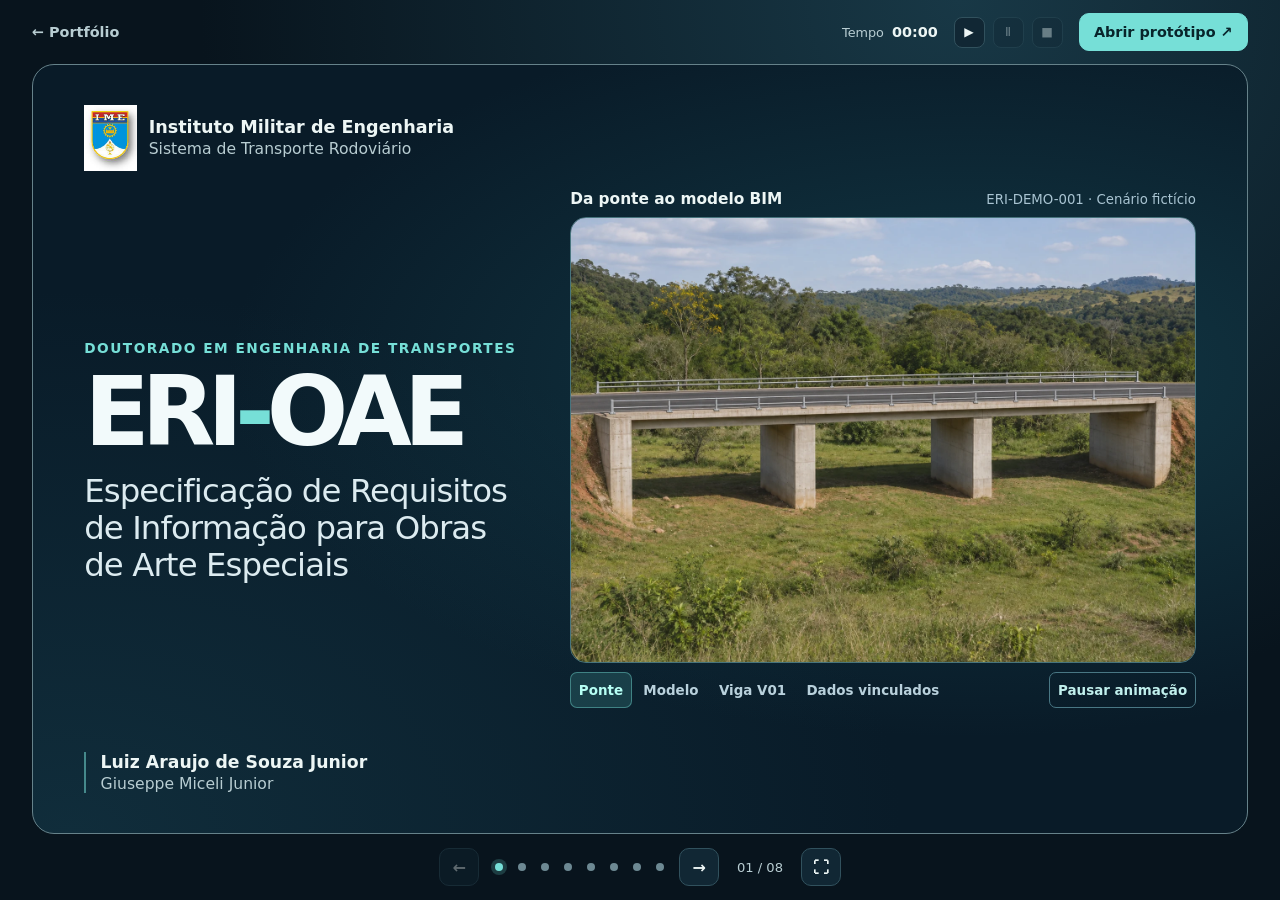
<file: sistema-de-transporte-rodoviario/index.html>
<!doctype html>
<html lang="pt-BR">
<head>
  <meta charset="utf-8">
  <meta name="viewport" content="width=device-width,initial-scale=1">
  <meta name="theme-color" content="#091720">
  <meta name="robots" content="noindex">
  <title>ERI-OAE · Sistema de Transporte Rodoviário · IME</title>
  <link rel="stylesheet" href="style.css?acervo=5">
  <link rel="stylesheet" href="cover.css?acessos=1">
  <link rel="stylesheet" href="history.css?lupa=2">
  <link rel="stylesheet" href="base.css">
  <link rel="stylesheet" href="method.css?conferencia=2">
  <link rel="stylesheet" href="specification.css?v=2">
  <link rel="stylesheet" href="tutorial.css?v=1">
  <link rel="stylesheet" href="delivery-preview.css?v=1">
  <link rel="stylesheet" href="closing.css?v=2">
  <script defer src="presentation.js?acervo=3"></script>
  <script defer src="cover.js"></script>
  <script defer src="history.js?lupa=2"></script>
  <script defer src="assets/mapa-estudos-dados.js"></script>
  <script defer src="base.js"></script>
  <script defer src="method.js"></script>
  <script defer src="specification.js?v=2"></script>
  <script defer src="tutorial.js?v=1"></script>
  <script defer src="delivery-preview.js?v=1"></script>
  <script defer src="closing.js?v=2"></script>
</head>
<body>
<a class="skip" href="#stage">Ir para a apresentação</a>
<div class="shell">
  <header class="bar">
    <a class="back" href="../inicio.html">← Portfólio</a>
    <div class="bar-tools">
      <div class="timer" role="group" aria-label="Cronômetro da apresentação">
        <span class="timer-label">Tempo</span><output id="clock" aria-label="Tempo decorrido">00:00</output>
        <button id="start" title="Iniciar ou retomar" aria-label="Iniciar ou retomar cronômetro">▶</button>
        <button id="pause" title="Pausar" aria-label="Pausar cronômetro" disabled>Ⅱ</button>
        <button id="reset" title="Zerar" aria-label="Zerar cronômetro" disabled>■</button>
      </div>
      <a class="button primary" href="https://eri-oae-demonstrador.luizaraujoengkil.chatgpt.site/" target="_blank" rel="noopener">Abrir protótipo ↗</a>
    </div>
  </header>

  <main id="stage" tabindex="-1" aria-label="Apresentação de Sistema de Transporte Rodoviário">
    <section class="slide cover" id="capa" data-title="ERI-OAE">
      <div class="cover-content">
        <div class="institution"><img src="assets/ime.png" alt="Brasão do IME"><div><strong>Instituto Militar de Engenharia</strong><span>Sistema de Transporte Rodoviário</span></div></div>
        <div class="cover-title">
          <p class="eyebrow">Doutorado em Engenharia de Transportes</p>
          <h1>ERI<span>-</span>OAE</h1>
          <p class="subtitle">Especificação de Requisitos de Informação para Obras de Arte Especiais</p>
        </div>
        <div class="authors"><strong>Luiz Araujo de Souza Junior</strong><span>Giuseppe Miceli Junior</span></div>
      </div>

      <figure class="cover-model" aria-labelledby="cover-model-title">
        <figcaption class="cover-model-header">
          <strong id="cover-model-title">Da ponte ao modelo BIM</strong>
          <span>ERI-DEMO-001 · Cenário fictício</span>
        </figcaption>
        <div class="projection" data-phase="0">
          <img class="projection-photo" src="assets/ponte-demonstrativa.webp?acessos=1" alt="Ilustração fotorrealista da ponte fictícia de três vãos, com dois pilares e dois encontros" fetchpriority="high">
          <canvas id="cover-canvas" aria-hidden="true"></canvas>
          <div class="projection-element" hidden>
            <span>IfcBeam</span>
            <strong>Viga V01</strong>
          </div>
          <div class="projection-data" hidden>
            <div class="projection-files">
              <span><b>IFC 4.3</b> <code>modelo.ifc</code></span>
              <span><b>JSON</b> <code>dossie.json</code></span>
            </div>
            <div class="projection-readings">
              <canvas id="cover-readings" aria-hidden="true"></canvas>
              <span>24 leituras simuladas</span>
            </div>
          </div>
        </div>
        <div class="cover-controls" hidden>
          <div class="cover-steps" role="group" aria-label="Etapas da projeção">
            <button type="button" data-cover-step="0" aria-pressed="true">Ponte</button>
            <button type="button" data-cover-step="1" aria-pressed="false">Modelo</button>
            <button type="button" data-cover-step="2" aria-pressed="false">Viga V01</button>
            <button type="button" data-cover-step="3" aria-pressed="false">Dados vinculados</button>
          </div>
          <button class="cover-play" type="button">Rever animação</button>
        </div>
      </figure>
    </section>

    <section class="slide" id="historico" data-title="O histórico de uma ponte existente" hidden>
      <p class="eyebrow">Problema de pesquisa · ERI-DEMO-001</p>
      <h2>O histórico de uma ponte existente</h2>
      <div class="history-layout">
        <div class="history-lens" aria-hidden="true" hidden></div>
        <figure class="history-visual" aria-label="Evolução ilustrativa da ponte demonstrativa">
          <div class="history-scene" data-year="2008">
            <img class="history-image is-current" data-history-image src="assets/ponte-demonstrativa.webp?acessos=1" alt="A ponte fictícia de três vãos na inspeção mais antiga do recorte">
            <img class="history-image" data-history-image src="assets/historico-2012.webp?acessos=1" alt="Equipe realizando manutenção preventiva na mesma ponte" loading="lazy" decoding="async" aria-hidden="true">
            <img class="history-image" data-history-image src="assets/historico-2021.webp?acessos=1" alt="Concreto da viga V01 com deterioração localizada, fissuras e armadura exposta no cenário fictício" loading="lazy" decoding="async" aria-hidden="true">
            <img class="history-image" data-history-image src="assets/historico-2024.webp?acessos=1" alt="Mesma ponte com reforço ilustrativo de fibra de carbono na viga V01" loading="lazy" decoding="async" aria-hidden="true">
            <img class="history-image" data-history-image src="assets/historico-2026.webp?acessos=1" alt="Equipe em inspeção recente da região reforçada da viga V01" loading="lazy" decoding="async" aria-hidden="true">
            <div class="history-zoom" id="history-detail-view" hidden>
              <img class="history-zoom-image" alt="">
              <div class="history-tablet" hidden>
                <img class="history-tablet-photo" src="assets/historico-tablet-2026.webp" alt="Mãos do inspetor segurando e tocando o tablet em campo" loading="lazy" decoding="async">
                <div class="history-tablet-screen" role="group" aria-label="Representação do formulário do protótipo ERI-OAE preenchido com a observação da viga V01">
                  <div class="history-tablet-bar"><strong>ERI-OAE</strong><span>Registros</span></div>
                  <div class="history-tablet-form">
                    <strong>Acrescentar evento ao histórico</strong>
                    <dl>
                      <div><dt>Tipo de evento</dt><dd>Observação</dd></div>
                      <div><dt>Data do acontecimento</dt><dd>06/11/2026</dd></div>
                      <div class="history-tablet-field"><dt>Componente</dt><dd>V01 · Viga longitudinal 01</dd></div>
                      <div class="history-tablet-field"><dt>Título do registro</dt><dd>Observação sintética na viga 01</dd></div>
                    </dl>
                    <span class="history-tablet-submit">Registrar evento</span>
                  </div>
                </div>
              </div>
            </div>
          </div>
          <figcaption>
            <span class="history-visual-caption">Evolução ilustrativa · cenário fictício</span>
            <div class="history-actions">
              <button class="history-play history-zoom-toggle" type="button" aria-controls="history-detail-view" aria-expanded="false" hidden>Ver detalhe</button>
              <button class="history-play history-sequence" type="button" hidden>Reproduzir evolução</button>
            </div>
          </figcaption>
        </figure>
        <div class="history-text">
          <div class="history-record" aria-live="polite" aria-atomic="true">
            <time class="history-date" datetime="2008-06-10">10 de junho de 2008</time>
            <h3>Inspeção antiga</h3>
            <p class="history-detail">O registro mais antigo do recorte documenta a viga V01 e serve de referência para as inspeções seguintes.</p>
            <dl>
              <div><dt>Documento associado</dt><dd>Histórico de inspeções</dd></div>
            </dl>
          </div>
          <p class="history-question">Como recuperar, na próxima inspeção, o histórico de intervenções na mesma viga?</p>
        </div>
      </div>
      <div class="history-track" role="group" aria-label="Marcos do histórico da viga V01" hidden>
        <button type="button" data-history-step aria-pressed="true" aria-label="2008 · Inspeção antiga"><time datetime="2008">2008</time><span>Inspeção antiga</span></button>
        <button type="button" data-history-step aria-pressed="false" aria-label="2012 · Prevenção funcional"><time datetime="2012">2012</time><span>Prevenção funcional</span></button>
        <button type="button" data-history-step aria-pressed="false" aria-label="2021 · Deterioração grave"><time datetime="2021">2021</time><span>Deterioração grave</span></button>
        <button type="button" data-history-step aria-pressed="false" aria-label="2024 · Reforço com CFRP"><time datetime="2024">2024</time><span>Reforço com CFRP</span></button>
        <button type="button" data-history-step aria-pressed="false" aria-label="2026 · Inspeção e cadastro"><time datetime="2026">2026</time><span>Inspeção e cadastro</span></button>
      </div>
    </section>

    <section class="slide" id="base" data-title="Base científica e normativa" hidden>
      <p class="eyebrow">Fundamentação</p>
      <h2>Base científica e normativa</h2>
      <div class="basis-switch" role="group" aria-label="Conteúdo da fundamentação">
        <button type="button" data-basis="map" aria-pressed="true" aria-controls="basis-map">Mapa dos estudos</button>
        <button type="button" data-basis="norms" aria-pressed="false" aria-controls="basis-norms">Normas e ISOs</button>
      </div>
      <div id="basis-map" class="basis-panel basis-map">
        <figure class="basis-figure" aria-label="Distribuição geográfica do núcleo de leitura integral">
          <div class="basis-world">
            <img src="assets/mapa-estudos.svg" alt="Mapa mundial com as fronteiras dos países">
            <div class="basis-markers" aria-label="Países com estudos no núcleo"></div>
          </div>
          <figcaption>Países de afiliação dos autores e do órgão editor dos relatórios</figcaption>
        </figure>
        <div class="basis-map-side">
          <p class="basis-total"><strong>40</strong> trabalhos lidos na íntegra</p>
          <p class="basis-groups">32 EB1 · 8 EB2</p>
          <label class="basis-country-label" for="basis-country">Explorar por país</label>
          <select id="basis-country"><option value="">Todos os países</option></select>
          <p class="basis-country-summary" aria-live="polite"></p>
          <button class="basis-open" type="button">Ver os 40 trabalhos</button>
        </div>
      </div>
      <div id="basis-norms" class="basis-panel basis-norms" hidden>
        <div class="basis-norm-group">
          <h3>Inspeção e intervenções</h3>
          <ul>
            <li><strong>ABNT NBR 9452:2023</strong><span>Inspeção de pontes, viadutos e passarelas</span></li>
            <li><strong>DNIT 010/2024-PRO</strong><span>Procedimento de inspeção e registros no SGE</span></li>
            <li><strong>Manual IPR 709:2026</strong><span>Manual de Inspeção de Pontes, 3ª edição</span></li>
            <li><strong>IN DNIT nº 2/2026</strong><span>Intervenções no PROARTE, edição retificada</span></li>
          </ul>
        </div>
        <div class="basis-norm-group">
          <h3>Gestão da informação BIM</h3>
          <ul>
            <li><strong>ABNT NBR ISO 19650-1:2022</strong><span>Conceitos e princípios · versão corrigida 2:2025</span></li>
            <li><strong>ABNT NBR ISO 19650-3:2025</strong><span>Fase operacional dos ativos</span></li>
            <li><strong>ABNT NBR ISO 19650-4:2025</strong><span>Troca de informações</span></li>
          </ul>
        </div>
        <div class="basis-norm-group">
          <h3>Gestão de ativos e qualidade</h3>
          <ul>
            <li><strong>ISO 55001:2024 e ISO 55013:2024</strong><span>Gestão de ativos e dos dados associados</span></li>
            <li><strong>ABNT NBR ISO 9000:2026 e ABNT NBR ISO 9001:2026</strong><span>Referências complementares de qualidade</span></li>
          </ul>
        </div>
        <div class="basis-norm-group">
          <h3>Intercâmbio openBIM</h3>
          <ul>
            <li><strong>IFC 4.3 ADD2</strong><span>Representação do modelo e dos componentes</span></li>
            <li><strong>IDS 1.0 e bSDD</strong><span>Verificação de requisitos e vocabulário compartilhado</span></li>
          </ul>
        </div>
      </div>
    </section>

    <section class="slide" id="metodo" data-title="Como a norma vira dado" hidden>
      <p class="eyebrow">Método · Planejamento da inspeção</p>
      <h2>Como a norma vira dado no ERI-OAE</h2>
      <p class="method-question">Quando vence a próxima inspeção da ponte?</p>
      <div class="method-steps" role="group" aria-label="Etapas da transformação da norma em dado">
        <button type="button" data-method-step aria-controls="method-source" aria-pressed="true">Fonte</button>
        <button type="button" data-method-step aria-controls="method-requirement" aria-pressed="false">Requisito</button>
        <button type="button" data-method-step aria-controls="method-fields" aria-pressed="false">Campos</button>
        <button type="button" data-method-step aria-controls="method-check" aria-pressed="false">Conferência</button>
      </div>
      <div class="method-stage">
        <div id="method-source" class="method-panel">
          <h3>Onde a periodicidade é definida</h3>
          <div class="method-pair">
            <div>
              <strong>ABNT NBR 9452:2023</strong>
              <p>Referência de inspeção e periodicidade analisada no artigo.</p>
            </div>
            <div>
              <strong>DNIT 010/2024-PRO</strong>
              <p>No regime do DNIT, a inspeção rotineira ocorre normalmente em até dois anos após a anterior.</p>
              <a href="https://www.gov.br/dnit/pt-br/assuntos/planejamento-e-pesquisa/ipr/coletanea-de-normas/coletanea-de-normas/procedimento-pro/dnit_010_2024_pro.pdf#page=4" target="_blank" rel="noopener">Quadro 1 e item 4.2.2 ↗</a>
            </div>
          </div>
        </div>
        <div id="method-requirement" class="method-panel" hidden>
          <h3>O que o cadastro precisa guardar</h3>
          <p class="method-rule">Registrar o regime aplicável à ponte, sua fonte e a data limite da próxima inspeção.</p>
          <p class="method-explanation">O registro permite recuperar a regra usada e a justificativa de uma exceção, quando houver.</p>
        </div>
        <div id="method-fields" class="method-panel" hidden>
          <h3>Como o requisito aparece no cadastro</h3>
          <p class="method-form-context">Exemplo de planejamento · regime DNIT</p>
          <dl class="method-fields">
            <div><dt>Tipo de inspeção</dt><dd>Rotineira</dd></div>
            <div><dt>Data de referência</dt><dd><time datetime="2026-11-06">06/11/2026</time></dd></div>
            <div><dt>Periodicidade aplicável</dt><dd>Até dois anos após a inspeção anterior</dd></div>
            <div><dt>Data limite do ciclo</dt><dd><time datetime="2028-11-06">06/11/2028</time></dd></div>
          </dl>
        </div>
        <div id="method-check" class="method-panel" hidden>
          <h3>A data é válida. O prazo está correto?</h3>
          <p class="method-form-context">Exemplo de data preenchida · <strong>06/11/2029</strong></p>
          <div class="method-pair">
            <div>
              <strong>Validação do campo pelo sistema</strong>
              <p>06/11/2029 é uma data válida e passa na verificação do campo.</p>
            </div>
            <div>
              <strong>Revisão do prazo pelo responsável</strong>
              <p>A inspeção de referência foi em 06/11/2026. No exemplo, o limite é 06/11/2028. A data informada fica um ano além do prazo.</p>
            </div>
          </div>
        </div>
      </div>
      <div class="method-footer">
        <p>F03 · Planejamento e eventos de inspeção</p>
        <button class="method-next" type="button">Avançar etapa →</button>
      </div>
    </section>

    <section class="slide" id="especificacao" data-title="Famílias, requisitos e campos" hidden>
      <p class="eyebrow">Resultado central da pesquisa</p>
      <h2>Como o registro de campo chega ao BIM</h2>
      <p class="spec-intro">A ERI-OAE define o que registrar, como preencher e como preservar o vínculo com a fonte e com o elemento da obra.</p>
      <nav class="spec-flow" aria-label="Da especificação ao intercâmbio">
        <button type="button" data-spec-step="families" aria-pressed="true"><strong>9</strong><span>Famílias<small>Como organizar</small></span></button>
        <button type="button" data-spec-step="requirements" aria-pressed="false"><strong>50</strong><span>Requisitos<small>O que registrar</small></span></button>
        <button type="button" data-spec-step="fields" aria-pressed="false"><strong>301</strong><span>Campos<small>Como preencher</small></span></button>
        <button type="button" data-spec-step="exchange" aria-pressed="false"><strong>IFC</strong><span>+ dossiê<small>Como vincular e entregar</small></span></button>
      </nav>
      <div class="spec-journey" role="group" aria-label="Controles do percurso da V01">
        <button class="spec-action spec-play" type="button"><span class="spec-play-icon" aria-hidden="true">▶</span> <span class="spec-play-label">Acompanhar V01</span></button>
        <div class="spec-journey-nav" role="group" aria-label="Navegação pelo percurso">
          <button class="spec-action secondary" type="button" data-spec-move="-1" aria-label="Etapa anterior do percurso" disabled>←</button>
          <span class="spec-journey-step" aria-live="polite">1 de 4</span>
          <button class="spec-action secondary" type="button" data-spec-move="1" aria-label="Próxima etapa do percurso">→</button>
        </div>
      </div>
      <div class="spec-presentation" data-spec-current="families">
      <div class="spec-stage" aria-busy="true">
        <section class="spec-panel" data-spec-panel="families" aria-label="As nove famílias">
          <div class="spec-panel-head"><h3>Escolha uma família</h3><p>Abra os requisitos e os campos de cada grupo.</p></div>
          <div id="spec-families" class="spec-families"></div>
        </section>
        <section class="spec-panel" data-spec-panel="requirements" aria-label="Os cinquenta requisitos" hidden>
          <div class="spec-panel-head"><h3>O que precisa ser registrado</h3><p>Da fonte ao requisito da ERI-OAE</p></div>
          <div class="spec-feature">
            <p id="spec-requirement-kicker" class="spec-kicker"></p>
            <p id="spec-requirement-title" class="spec-feature-title"></p>
            <p id="spec-requirement-context"></p>
          </div>
          <p class="spec-note">Dos 50 requisitos, 41 têm apoio direto nas fontes verificadas, sete são inferências fundamentadas e dois são propostas do estudo.</p>
          <div class="spec-actions"><button class="spec-action" type="button" data-open-catalog="requirements">Explorar os 50 requisitos ↗</button><button class="spec-action secondary" type="button" data-open-catalog="requirements" data-catalog-id="ERI-IPR709-004">Abrir este requisito ↗</button><button class="spec-action secondary" type="button" data-spec-go="fields">Ver os campos do exemplo →</button></div>
        </section>
        <section class="spec-panel" data-spec-panel="fields" aria-label="Os trezentos e um campos" hidden>
          <div class="spec-panel-head"><h3>Como a observação vira um registro digital</h3><p>F04 · Exemplo ilustrativo de inspeção na viga V01</p></div>
          <dl class="spec-examples" id="spec-examples"></dl>
          <p class="spec-note">Cada campo tem tipo, regra de preenchimento e fonte rastreável. Os 301 campos compõem o catálogo; o preenchimento depende do caso.</p>
          <div class="spec-actions"><button class="spec-action" type="button" data-open-catalog="fields">Explorar os 301 campos ↗</button><button class="spec-action secondary" type="button" data-spec-go="exchange">Ver o vínculo com o IFC →</button></div>
        </section>
        <section class="spec-panel" data-spec-panel="exchange" aria-label="Do campo ao IFC e ao dossiê" hidden>
          <div class="spec-panel-head"><h3>O mesmo elemento no cadastro e no modelo</h3><p>Viga V01 · Exemplo do demonstrador</p></div>
          <div class="spec-exchange">
            <div><span>01 · Origem</span><strong>Registro de inspeção</strong><p>A observação mantém a referência à inspeção e à evidência de origem.</p></div>
            <div><span>02 · Dados ERI</span><strong>Viga V01 + observação</strong><p>O registro e seus vínculos seguem no dossiê digital, com os dados estruturados em JSON e CSV conforme a entrega.</p></div>
            <div><span>03 · Modelo BIM</span><strong>V01 no IFC 4.3</strong><p>O GlobalId é o identificador que liga a V01 do dossiê à mesma viga no modelo.</p></div>
          </div>
          <p class="spec-note">O IFC de referência contém propriedades do ativo, como o comprimento de 36 m. Na versão pública, editar o cadastro atualiza o dossiê; o IFC de referência segue inalterado.</p>
        </section>
      </div>
      <figure class="spec-scene" aria-label="Visualização do percurso da viga V01">
        <div class="spec-scene-head"><span>RASTREABILIDADE</span><strong>VIGA V01</strong></div>
        <div class="spec-visual">
          <svg class="spec-illustration" viewBox="0 0 360 174" aria-hidden="true">
            <defs>
              <pattern id="eri-spec-grid" width="18" height="18" patternUnits="userSpaceOnUse"><path d="M18 0H0V18" fill="none" stroke="#91bac2" stroke-opacity=".14"/></pattern>
              <linearGradient id="eri-spec-light"><stop stop-color="#132e3e"/><stop offset="1" stop-color="#1c5160"/></linearGradient>
            </defs>
            <rect width="360" height="174" fill="url(#eri-spec-grid)"/>
            <path class="spec-visual-route" d="M82 86H111L125 72H142M223 72H241L256 86H277"/>
            <path class="spec-visual-link first" pathLength="1" d="M82 86H111L125 72H142"/>
            <path class="spec-visual-link second" pathLength="1" d="M223 72H241L256 86H277"/>
            <g class="spec-visual-source">
              <path class="spec-visual-card" d="M22 38H65L82 55V122H22Z"/>
              <path class="spec-visual-detail" d="M65 38V55H82M33 61H54M33 73H70M33 85H63M33 97H56"/>
              <circle class="spec-visual-pin" cx="65" cy="105" r="7"/>
              <path class="spec-visual-detail" d="M62 105L64 107L68 102"/>
            </g>
            <g class="spec-visual-form">
              <rect class="spec-visual-card" x="142" y="36" width="81" height="88" rx="7"/>
              <path class="spec-visual-detail" d="M153 49H177M153 58H210"/>
              <g class="spec-visual-rows">
                <path style="--row:0" d="M154 69H211"/><path style="--row:1" d="M154 81H201"/>
                <path style="--row:2" d="M154 93H206"/><path style="--row:3" d="M154 105H192"/>
              </g>
            </g>
            <g class="spec-visual-bridge">
              <path class="spec-visual-card" d="M275 68L328 54L342 62L290 77Z"/>
              <path class="spec-visual-detail" d="M275 68V79L290 87L342 72V62M290 77V87M287 85V115L293 119L298 116V85M319 79V107L325 111L330 107V76"/>
              <path class="spec-visual-beam" d="M290 85L342 70"/>
            </g>
            <text x="52" y="150" text-anchor="middle">INSPEÇÃO</text>
            <text x="182" y="150" text-anchor="middle">REGISTRO ERI</text>
            <text x="308" y="150" text-anchor="middle">MODELO</text>
          </svg>
          <div class="spec-model-frame">
            <img src="assets/modelo.jpg" alt="Viga V01 destacada no modelo de referência do demonstrador" loading="lazy">
            <span class="spec-model-sweep" aria-hidden="true"></span>
            <span class="spec-model-tag">V01 · vínculo pelo GlobalId</span>
          </div>
        </div>
        <figcaption class="spec-scene-caption">A observação de campo entra na família F04, com vínculo à inspeção de origem.</figcaption>
      </figure>
      </div>
      <p class="spec-error" role="status" hidden>O catálogo não carregou. Atualize a página para tentar novamente.</p>
    </section>

    <section class="slide" id="prototipo" data-title="Tutorial visual do protótipo" hidden>
      <p class="eyebrow">Demonstração guiada · Ponte Demonstrativa IME</p>
      <h2>Como usar o protótipo ERI-OAE</h2>
      <div class="tutorial" role="region" aria-label="Tutorial em seis etapas">
        <nav class="tutorial-nav" aria-label="Etapas do tutorial">
          <button type="button" data-tutorial-step="0" aria-pressed="true"><span>01</span> Acervo</button>
          <button type="button" data-tutorial-step="1" aria-pressed="false"><span>02</span> Histórico</button>
          <button type="button" data-tutorial-step="2" aria-pressed="false"><span>03</span> Famílias ERI</button>
          <button type="button" data-tutorial-step="3" aria-pressed="false"><span>04</span> Validação</button>
          <button type="button" data-tutorial-step="4" aria-pressed="false"><span>05</span> Modelo</button>
          <button type="button" data-tutorial-step="5" aria-pressed="false"><span>06</span> Entregas</button>
        </nav>
        <div class="tutorial-panel">
          <div class="tutorial-copy">
            <p class="tutorial-kicker" id="tutorial-kicker">Etapa 01 de 06</p>
            <h3 id="tutorial-heading">Localize a ponte</h3>
            <dl class="tutorial-directions">
              <div><dt>O que fazer</dt><dd id="tutorial-instruction">Em <strong>Visão geral</strong>, selecione <strong>ERI-DEMO-001</strong> no mapa ou na lista. Clique em <strong>Abrir cadastro</strong>.</dd></div>
              <div><dt>Para que serve</dt><dd id="tutorial-purpose">Encontrar a obra pelo mapa ou pelo código e entrar no cadastro certo antes de consultar ou preencher os dados.</dd></div>
            </dl>
          </div>
          <figure class="tutorial-figure">
            <div class="tutorial-window">
              <div class="tutorial-chrome" aria-hidden="true"><span><i></i><i></i><i></i></span><span>ERI-OAE · DEMONSTRADOR PÚBLICO</span></div>
              <button class="tutorial-preview" type="button" aria-label="Ampliar imagem da etapa">
                <img id="tutorial-image" src="assets/tutorial-01-acervo.jpg" width="1265" height="711" alt="Mapa do acervo com a Ponte Demonstrativa IME selecionada e o botão Abrir cadastro no cartão da obra" decoding="async" loading="lazy">
                <span class="tutorial-hotspot" aria-hidden="true"></span>
              </button>
            </div>
            <figcaption class="tutorial-caption"><span id="tutorial-target"><span class="tutorial-dot" aria-hidden="true"></span><span id="tutorial-target-text">Em destaque: Abrir cadastro</span></span><span class="tutorial-image-actions"><button class="tutorial-hint" type="button" aria-pressed="true">Destaque na tela</button><button class="tutorial-zoom" type="button">Ampliar tela ↗</button></span></figcaption>
          </figure>
        </div>
        <div class="tutorial-footer">
          <div class="tutorial-controls" role="group" aria-label="Navegação do carrossel">
            <button type="button" id="tutorial-prev" disabled>← Anterior</button>
            <button type="button" id="tutorial-next">Próxima etapa →</button>
          </div>
          <a class="button primary" href="https://eri-oae-demonstrador.luizaraujoengkil.chatgpt.site/" target="_blank" rel="noopener">Praticar no protótipo ↗</a>
        </div>
        <p class="tutorial-sr" id="tutorial-announcement" role="status"></p>
      </div>
    </section>

    <section class="slide" id="entrega" data-title="O dossiê e seus destinos" hidden>
      <p class="eyebrow">Intercâmbio de informação</p>
      <h2>O dossiê e seus destinos</h2>
      <div class="delivery">
        <div class="files">
          <div><strong>IFC 4.3</strong><span>Modelo e identificação dos componentes</span></div>
          <div><strong>JSON · CSV</strong><span>Dados estruturados e séries temporais</span></div>
          <div><strong>Documentos</strong><span>Fontes associadas aos registros</span></div>
        </div>
        <dl class="lined destinations">
          <div><dt>Software BIM compatível com IFC 4.3</dt><dd>Abre o modelo e consulta suas propriedades.</dd></div>
          <div><dt>Sistema de gestão de ativos ou manutenção</dt><dd>Recebe os dados após o mapeamento dos campos.</dd></div>
          <div><dt>Plataforma de gêmeo digital</dt><dd>Relaciona modelo e séries por componente após integração.</dd></div>
        </dl>
      </div>
      <p class="callout">Na versão pública, o <strong>dossiê acompanha as edições</strong> e o IFC permanece como modelo de referência.</p>
      <div class="delivery-actions">
        <a class="button primary" id="delivery-download" href="assets/ERI-DEMO-001-intercambio.zip" download>Baixar pacote do ensaio ↓</a>
        <button type="button" class="button delivery-replay" id="delivery-replay" hidden>Rever a prévia ▶</button>
        <span id="delivery-hint">No primeiro clique, veja o que vem no ZIP.</span>
      </div>
    </section>

    <section class="slide" id="aplicacoes" data-title="Manutenção e gêmeos digitais" hidden>
      <p class="eyebrow">Aplicações e continuidade da pesquisa</p>
      <h2>Manutenção e gêmeos digitais</h2>
      <div class="split closing">
        <figure class="screen closing-screen">
          <div class="closing-capture">
            <div class="closing-frame">
              <img src="assets/serie.jpg" width="860" height="695" alt="Tela do protótipo ERI-OAE com a série de deslocamento simulado da viga V01">
              <svg class="closing-overlay" viewBox="0 0 860 695" aria-hidden="true" hidden>
                <rect x="91" y="155" width="441" height="90" fill="#fcfefd"/>
                <path class="closing-plot-grid" d="M92 159H531M92 187H531M92 215H531M92 243H531"/>
                <path class="closing-guide"></path>
                <polyline class="closing-trace"></polyline>
                <circle class="closing-cursor" r="3.5"></circle>
                <path fill="#fff" d="M395 31H553V89H395ZM47 375H552V426H47Z"/>
                <rect x="61" y="277" width="340" height="24" fill="#fcfefd"/>
                <g class="closing-ui">
                  <text class="closing-measure-top" x="549" y="55" text-anchor="end"></text>
                  <text class="closing-date-top" x="549" y="84" text-anchor="end"></text>
                  <text class="closing-measure" x="67" y="294"></text>
                  <text class="closing-date-bottom" x="135" y="293"></text>
                  <text class="closing-instant" x="49" y="394"></text>
                </g>
                <path class="closing-slider-track" d="M54 416H547"/>
                <path class="closing-slider-progress"></path>
                <circle class="closing-slider-knob" cy="416" r="7"></circle>
                <g class="closing-pause-mark" hidden>
                  <rect x="61" y="335" width="87" height="25" rx="3" fill="#00817d"/>
                  <path d="M65 341H68V354H65ZM71 341H74V354H71Z" fill="#fff"/>
                  <text x="83" y="351">Pausar</text>
                </g>
              </svg>
              <button class="closing-hit closing-play" type="button" aria-label="Reproduzir leituras simuladas" hidden></button>
              <button class="closing-hit closing-next" type="button" aria-label="Avançar leitura simulada" hidden></button>
            </div>
          </div>
          <figcaption>Leituras simuladas da viga V01 · protótipo ERI-OAE</figcaption>
        </figure>
        <dl class="lined">
          <div><dt>Preventiva</dt><dd>Programar inspeções e serviços com base no histórico.</dd></div>
          <div><dt>Proativa</dt><dd>Agir antes da perda de função, usando histórico e previsões para controlar as causas da deterioração e priorizar intervenções conforme riscos, custos e impactos na rede.</dd></div>
          <div><dt>Preditiva e gêmeos digitais</dt><dd>Associar medições ao modelo. A aplicação em campo requer instrumentação real e validação.</dd></div>
        </dl>
      </div>
      <p class="closing-line">A mesma viga pode ser localizada no laudo, no cadastro e no modelo entregue.</p>
    </section>
    <div id="slide-paper" aria-hidden="true" inert hidden></div>
    <canvas id="slide-pixels" aria-hidden="true" hidden></canvas>
    <span id="slide-scan-status" aria-hidden="true" hidden></span>
    <button type="button" id="slide-scan-start" hidden><span aria-hidden="true">▶</span> Iniciar varredura</button>
  </main>

  <footer class="controls" aria-label="Controles da apresentação">
    <button type="button" id="previous" title="Slide anterior (←)" aria-label="Slide anterior">←</button>
    <nav id="markers" aria-label="Escolher slide"></nav>
    <button type="button" id="next" title="Próximo slide (→)" aria-label="Próximo slide">→</button>
    <span id="counter" aria-live="polite">01 / 08</span>
    <button type="button" id="fullscreen" title="Tela cheia (F)" aria-label="Tela cheia">⛶</button>
  </footer>
</div>

<dialog id="delivery-preview" aria-labelledby="delivery-preview-title">
  <div class="dialog-header delivery-preview-header">
    <div><p class="delivery-label">ERI-DEMO-001 · Pacote do ensaio local</p><h2 id="delivery-preview-title">Por dentro do dossiê</h2></div>
    <button class="close" type="button" aria-label="Fechar prévia do pacote" data-close autofocus>×</button>
  </div>
  <div class="delivery-film">
    <div class="delivery-frame">
      <div class="delivery-frame-bar"><span class="delivery-film-light" aria-hidden="true"></span><span>EXPLORADOR DO PACOTE</span><span id="delivery-scene-index">01 / 06</span></div>
      <div class="delivery-scene">
        <div class="delivery-scene-copy">
          <p class="delivery-label" id="delivery-scene-category"></p>
          <h3 id="delivery-scene-title"></h3>
          <p id="delivery-scene-description"></p>
          <div id="delivery-file-tags" aria-label="Arquivos desta etapa"></div>
        </div>
        <figure class="delivery-art" aria-hidden="true"></figure>
      </div>
    </div>
    <div class="delivery-timeline" role="group" aria-label="Capítulos da prévia">
      <button type="button" data-delivery-scene="0" aria-pressed="true">Pacote</button>
      <button type="button" data-delivery-scene="1" aria-pressed="false">Dossiê</button>
      <button type="button" data-delivery-scene="2" aria-pressed="false">Modelo</button>
      <button type="button" data-delivery-scene="3" aria-pressed="false">Leituras</button>
      <button type="button" data-delivery-scene="4" aria-pressed="false">Documentos</button>
      <button type="button" data-delivery-scene="5" aria-pressed="false">Conferência</button>
    </div>
  </div>
  <div class="delivery-preview-footer">
    <div class="delivery-film-controls" role="group" aria-label="Controles da prévia">
      <button type="button" data-delivery-back aria-label="Capítulo anterior" disabled>←</button>
      <button type="button" data-delivery-play>Pausar</button>
      <button type="button" data-delivery-next aria-label="Próximo capítulo">→</button>
    </div>
    <a class="button primary" href="assets/ERI-DEMO-001-intercambio.zip" download>Baixar ZIP agora ↓</a>
  </div>
  <p class="delivery-sr" id="delivery-announcement" role="status"></p>
</dialog>
<dialog id="tutorial-dialog" aria-labelledby="tutorial-dialog-title">
  <div class="dialog-header"><h2 id="tutorial-dialog-title">Tela do protótipo</h2><button class="close" type="button" aria-label="Fechar imagem ampliada" data-close>×</button></div>
  <div class="tutorial-enlarged"><img id="tutorial-large-image" alt=""><span class="tutorial-hotspot" aria-hidden="true"></span></div>
  <p id="tutorial-large-target"></p>
</dialog>
<dialog id="spec-catalog" aria-labelledby="spec-catalog-title">
  <div class="dialog-header"><div><p class="spec-kicker">Catálogo da especificação</p><h2 id="spec-catalog-title">Explorar a ERI-OAE</h2></div><button class="close" type="button" aria-label="Fechar catálogo" data-close>×</button></div>
  <div class="spec-catalog-tools">
    <div class="spec-catalog-mode" role="group" aria-label="Tipo de registro">
      <button class="spec-action secondary" type="button" data-catalog-mode="requirements" aria-pressed="true">Requisitos</button>
      <button class="spec-action secondary" type="button" data-catalog-mode="fields" aria-pressed="false">Campos</button>
    </div>
    <label>Família<select id="spec-filter-family"></select></label>
    <label>Busca<input id="spec-filter-query" type="search" placeholder="Código ou nome"></label>
  </div>
  <p id="spec-count" class="spec-note" role="status"></p>
  <div id="spec-results" class="spec-results"></div>
</dialog>
<dialog id="basis-studies-dialog" aria-labelledby="basis-studies-title">
  <div class="dialog-header"><h2 id="basis-studies-title">Trabalhos de leitura integral</h2><button class="close" type="button" aria-label="Fechar lista dos estudos" data-close>×</button></div>
  <p id="basis-studies-context"></p>
  <ol id="basis-studies-list"></ol>
</dialog>
</body>
</html>
</file>
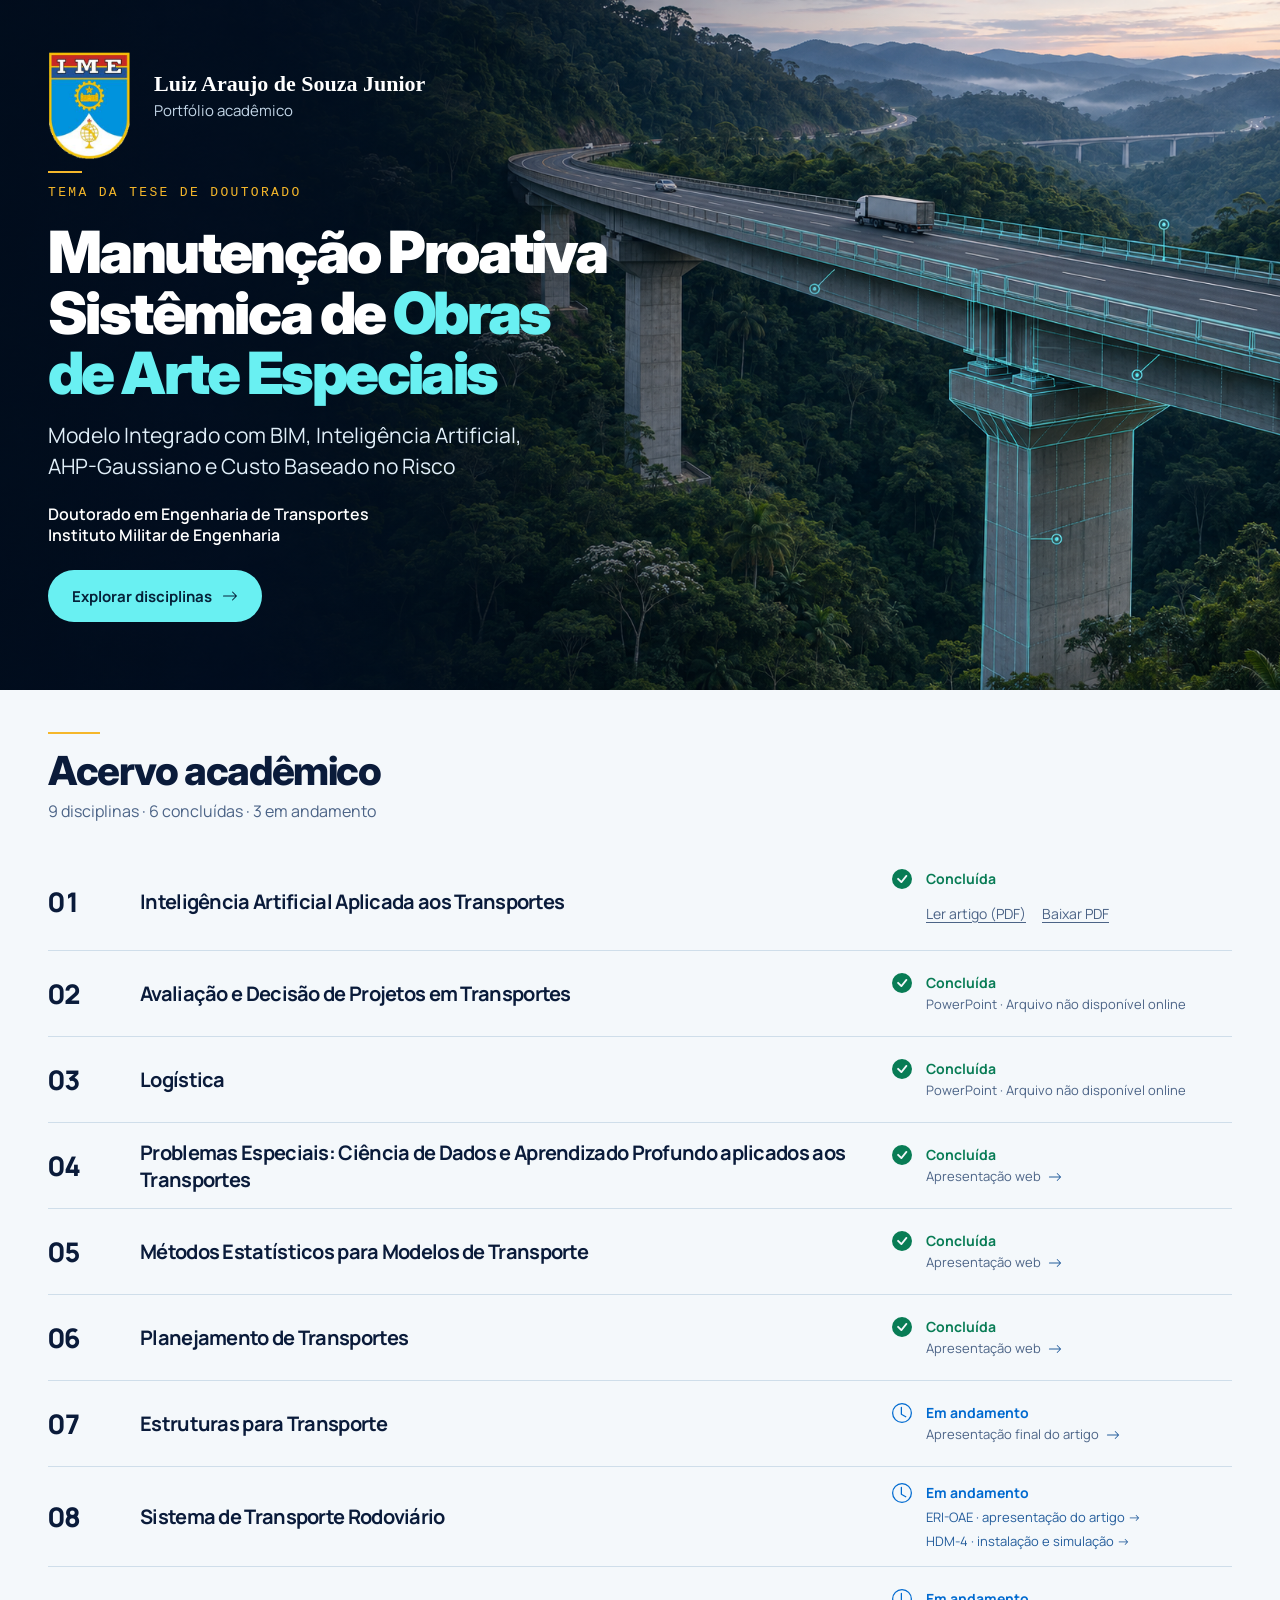
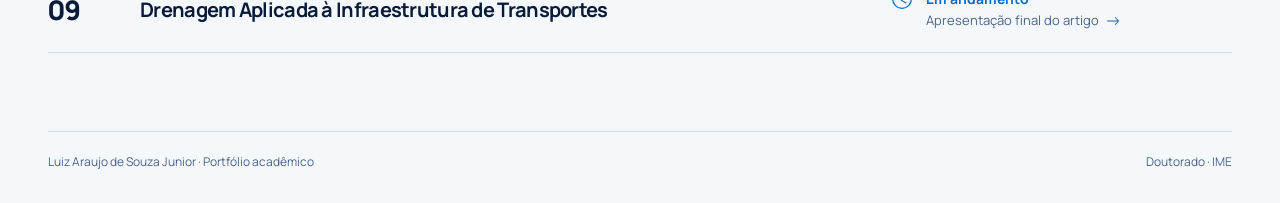
<file: inicio.html>
<!DOCTYPE html>
<html lang="pt-BR">
<head>
  <meta charset="UTF-8">
  <meta name="viewport" content="width=device-width, initial-scale=1.0">
  <meta name="theme-color" content="#062039">
  <title>Portfólio acadêmico · Luiz Araujo · IME</title>
  <meta name="description" content="Pesquisa em manutenção proativa sistêmica de obras de arte especiais e apresentações do doutorado em Engenharia de Transportes no IME.">
  <link rel="canonical" href="https://apresentacoes-doutorado.pages.dev/inicio">
  <meta property="og:type" content="website">
  <meta property="og:locale" content="pt_BR">
  <meta property="og:site_name" content="Luiz Araujo · Portfólio acadêmico">
  <meta property="og:title" content="Portfólio acadêmico · Luiz Araujo · IME">
  <meta property="og:description" content="Pesquisa em manutenção proativa sistêmica de obras de arte especiais e apresentações do doutorado em Engenharia de Transportes no IME.">
  <meta property="og:url" content="https://apresentacoes-doutorado.pages.dev/inicio">
  <meta property="og:image" content="https://apresentacoes-doutorado.pages.dev/assets/home/compartilhamento-tese.jpg">
  <meta property="og:image:type" content="image/jpeg">
  <meta property="og:image:width" content="1200">
  <meta property="og:image:height" content="600">
  <meta property="og:image:alt" content="Viaduto rodoviário com representação de componentes em BrIM.">
  <meta name="twitter:card" content="summary_large_image">
  <meta name="twitter:title" content="Portfólio acadêmico · Luiz Araujo · IME">
  <meta name="twitter:description" content="Pesquisa em manutenção proativa sistêmica de obras de arte especiais e apresentações do doutorado em Engenharia de Transportes no IME.">
  <meta name="twitter:image" content="https://apresentacoes-doutorado.pages.dev/assets/home/compartilhamento-tese.jpg">
  <meta name="twitter:image:alt" content="Viaduto rodoviário com representação de componentes em BrIM.">
  <link rel="icon" href="drenagem-infraestrutura-transportes/assets/ime.png" type="image/png">
  <link rel="preconnect" href="https://fonts.googleapis.com">
  <link rel="preconnect" href="https://fonts.gstatic.com" crossorigin>
  <link rel="stylesheet" href="https://fonts.googleapis.com/css2?family=Inter:wght@800;900&family=Manrope:wght@400;500;600;700;800&display=swap">
  <link rel="stylesheet" href="assets/home/home.css">
  <link rel="stylesheet" href="assets/home/home-tese.css?v=3">
</head>
<body>
  <a class="skip-link" href="#acervo">Ir para as disciplinas</a>
  <main>
    <section class="hero" aria-labelledby="portfolio-title">
      <img class="hero-image" src="assets/home/capa-portfolio-tese.png" alt="" width="1774" height="887" fetchpriority="high">
      <div class="container hero-content">
        <header class="identity">
          <img class="crest" src="drenagem-infraestrutura-transportes/assets/ime.png" alt="Brasão do Instituto Militar de Engenharia" width="526" height="632">
          <div><p class="author">Luiz Araujo de Souza Junior</p><p class="identity-caption">Portfólio acadêmico</p></div>
        </header>
        <p class="eyebrow">Tema da tese de doutorado</p>
        <h1 id="portfolio-title">Manutenção Proativa Sistêmica de <span>Obras de Arte Especiais</span></h1>
        <p class="thesis-subtitle">Modelo Integrado com BIM, Inteligência Artificial, AHP-Gaussiano e Custo Baseado no Risco</p>
        <p class="institution">Doutorado em Engenharia de Transportes<br>Instituto Militar de Engenharia</p>
        <nav class="hero-actions" aria-label="Navegação principal">
          <a class="primary-link" href="#acervo">Explorar disciplinas <span class="icon arrow" aria-hidden="true"></span></a>
        </nav>
      </div>
    </section>
    <section class="archive container" id="acervo" aria-labelledby="archive-title" tabindex="-1">
      <header class="archive-heading"><h2 id="archive-title">Acervo acadêmico</h2><p>9 disciplinas · 6 concluídas · 3 em andamento</p></header>
      <!-- A numeração é cronológica. Somente materiais publicados recebem links. -->
      <ol class="subjects">
        <li class="subject linked" value="1">
          <span class="number" aria-hidden="true">01</span>
          <h3><a href="inteligencia-artificial-transportes/artigo-ia-gestao-oaes-2026.pdf">Inteligência Artificial Aplicada aos Transportes</a></h3>
          <div class="subject-details">
            <p class="status complete"><span class="icon check" aria-hidden="true"></span>Concluída</p>
            <p class="availability article-actions">
              <a href="inteligencia-artificial-transportes/artigo-ia-gestao-oaes-2026.pdf">Ler artigo (PDF)</a>
              <a href="inteligencia-artificial-transportes/artigo-ia-gestao-oaes-2026.pdf" download="Artigo_IA_gestao_OAEs_2026.pdf">Baixar PDF</a>
            </p>
          </div>
        </li>
        <li class="subject" value="2">
          <span class="number" aria-hidden="true">02</span>
          <h3>Avaliação e Decisão de Projetos em Transportes</h3>
          <div class="subject-details">
            <p class="status complete"><span class="icon check" aria-hidden="true"></span>Concluída</p>
            <p class="availability">PowerPoint · Arquivo não disponível online</p>
          </div>
        </li>
        <li class="subject" value="3">
          <span class="number" aria-hidden="true">03</span>
          <h3>Logística</h3>
          <div class="subject-details">
            <p class="status complete"><span class="icon check" aria-hidden="true"></span>Concluída</p>
            <p class="availability">PowerPoint · Arquivo não disponível online</p>
          </div>
        </li>
        <li class="subject linked" value="4">
          <span class="number" aria-hidden="true">04</span>
          <h3><a href="problemas-especiais-ciencia-dados-deep-learning/index.html">Problemas Especiais: Ciência de Dados e Aprendizado Profundo aplicados aos Transportes</a></h3>
          <div class="subject-details">
            <p class="status complete"><span class="icon check" aria-hidden="true"></span>Concluída</p>
            <p class="availability">Apresentação web <span class="icon arrow" aria-hidden="true"></span></p>
          </div>
        </li>
        <li class="subject linked" value="5">
          <span class="number" aria-hidden="true">05</span>
          <h3><a href="metodos-estatisticos-modelos-transporte/index.html">Métodos Estatísticos para Modelos de Transporte</a></h3>
          <div class="subject-details">
            <p class="status complete"><span class="icon check" aria-hidden="true"></span>Concluída</p>
            <p class="availability">Apresentação web <span class="icon arrow" aria-hidden="true"></span></p>
          </div>
        </li>
        <li class="subject linked" value="6">
          <span class="number" aria-hidden="true">06</span>
          <h3><a href="planejamento-transportes/index.html">Planejamento de Transportes</a></h3>
          <div class="subject-details">
            <p class="status complete"><span class="icon check" aria-hidden="true"></span>Concluída</p>
            <p class="availability">Apresentação web <span class="icon arrow" aria-hidden="true"></span></p>
          </div>
        </li>
        <li class="subject linked" value="7">
          <span class="number" aria-hidden="true">07</span>
          <h3><a href="estruturas-para-transporte/index.html">Estruturas para Transporte</a></h3>
          <div class="subject-details">
            <p class="status ongoing"><span class="icon clock" aria-hidden="true"></span>Em andamento</p>
            <p class="availability">Apresentação final do artigo <span class="icon arrow" aria-hidden="true"></span></p>
          </div>
        </li>
        <li class="subject" value="8">
          <span class="number" aria-hidden="true">08</span>
          <h3>Sistema de Transporte Rodoviário</h3>
          <div class="subject-details">
            <p class="status ongoing"><span class="icon clock" aria-hidden="true"></span>Em andamento</p>
            <div class="subject-choices" aria-label="Escolha uma apresentação da disciplina">
              <a href="sistema-de-transporte-rodoviario/index.html">ERI-OAE · apresentação do artigo →</a>
              <a href="hdm-4/index.html">HDM-4 · instalação e simulação →</a>
            </div>
          </div>
        </li>
        <li class="subject linked" value="9">
          <span class="number" aria-hidden="true">09</span>
          <h3><a href="drenagem-infraestrutura-transportes/index.html">Drenagem Aplicada à Infraestrutura de Transportes</a></h3>
          <div class="subject-details">
            <p class="status ongoing"><span class="icon clock" aria-hidden="true"></span>Em andamento</p>
            <p class="availability">Apresentação final do artigo <span class="icon arrow" aria-hidden="true"></span></p>
          </div>
        </li>
      </ol>
    </section>
  </main>
  <footer class="footer container"><p>Luiz Araujo de Souza Junior · Portfólio acadêmico</p><p>Doutorado · IME</p></footer>
</body>
</html>
</file>
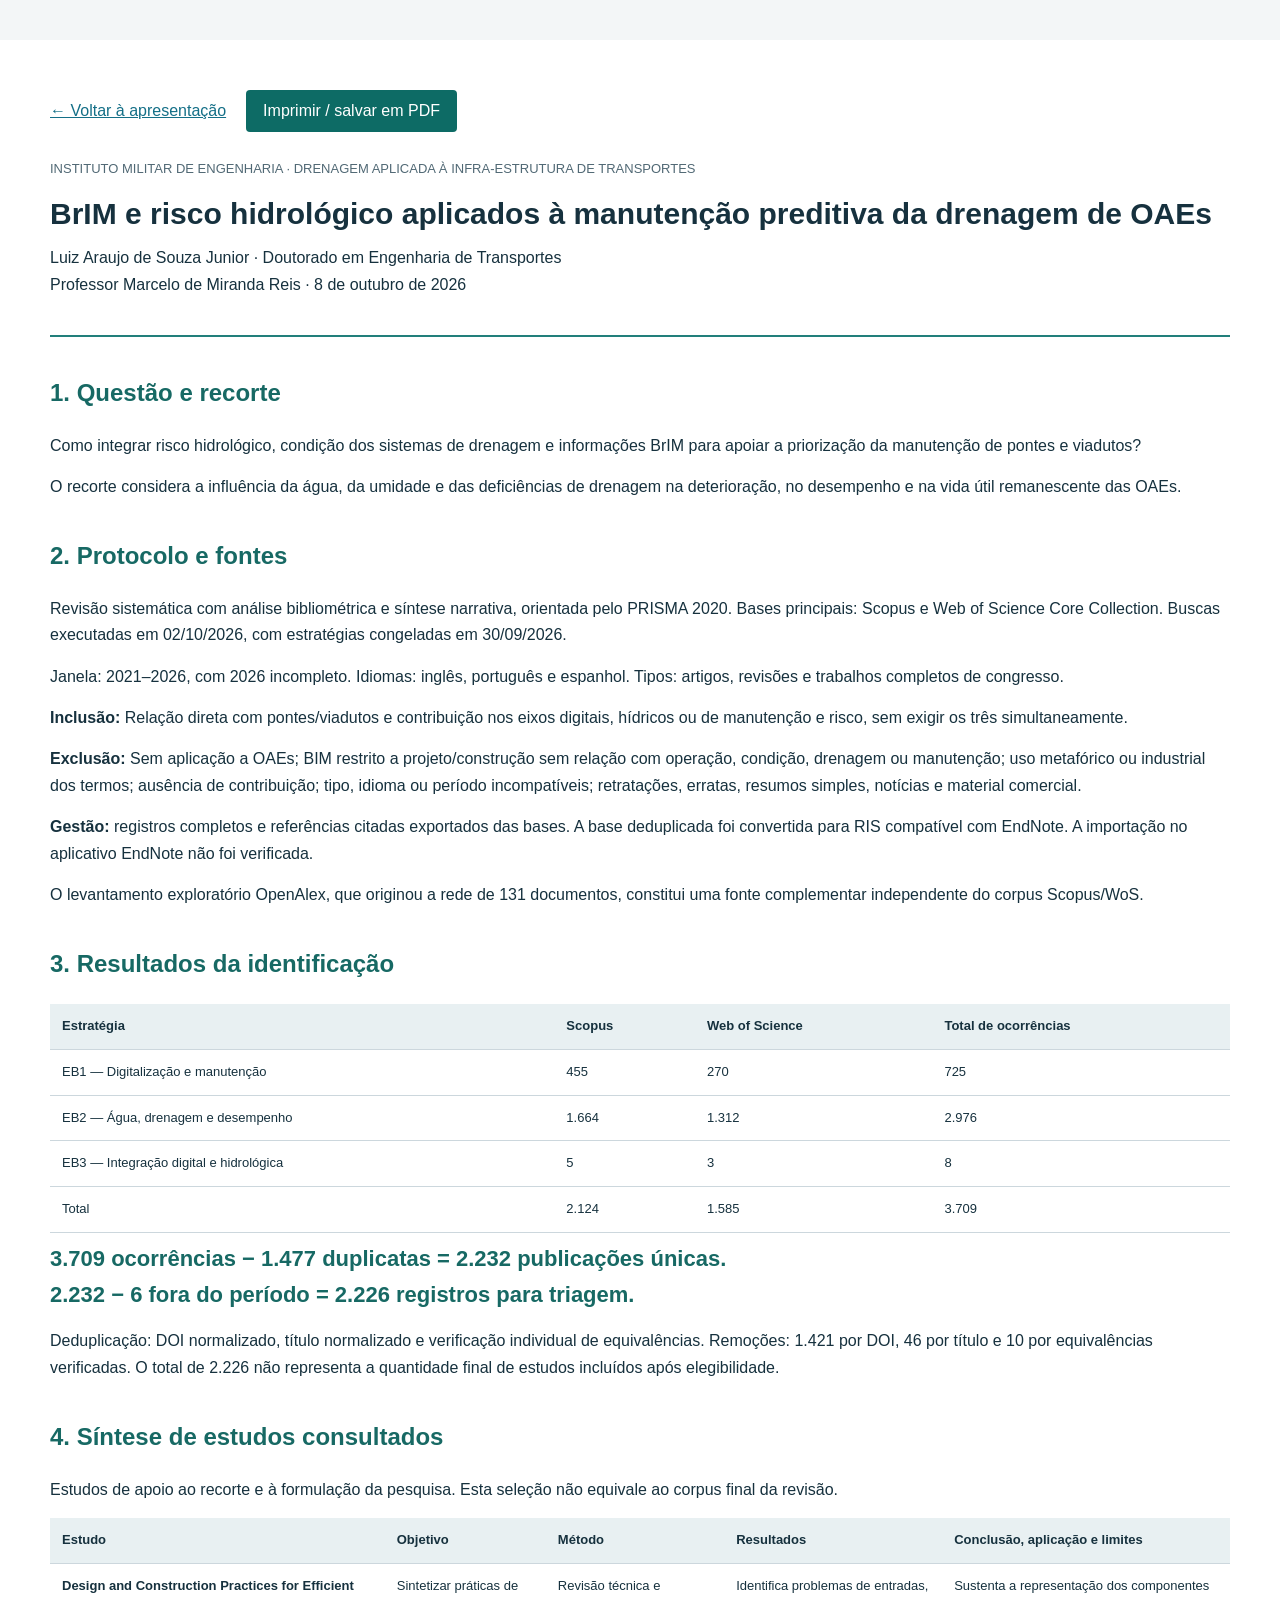
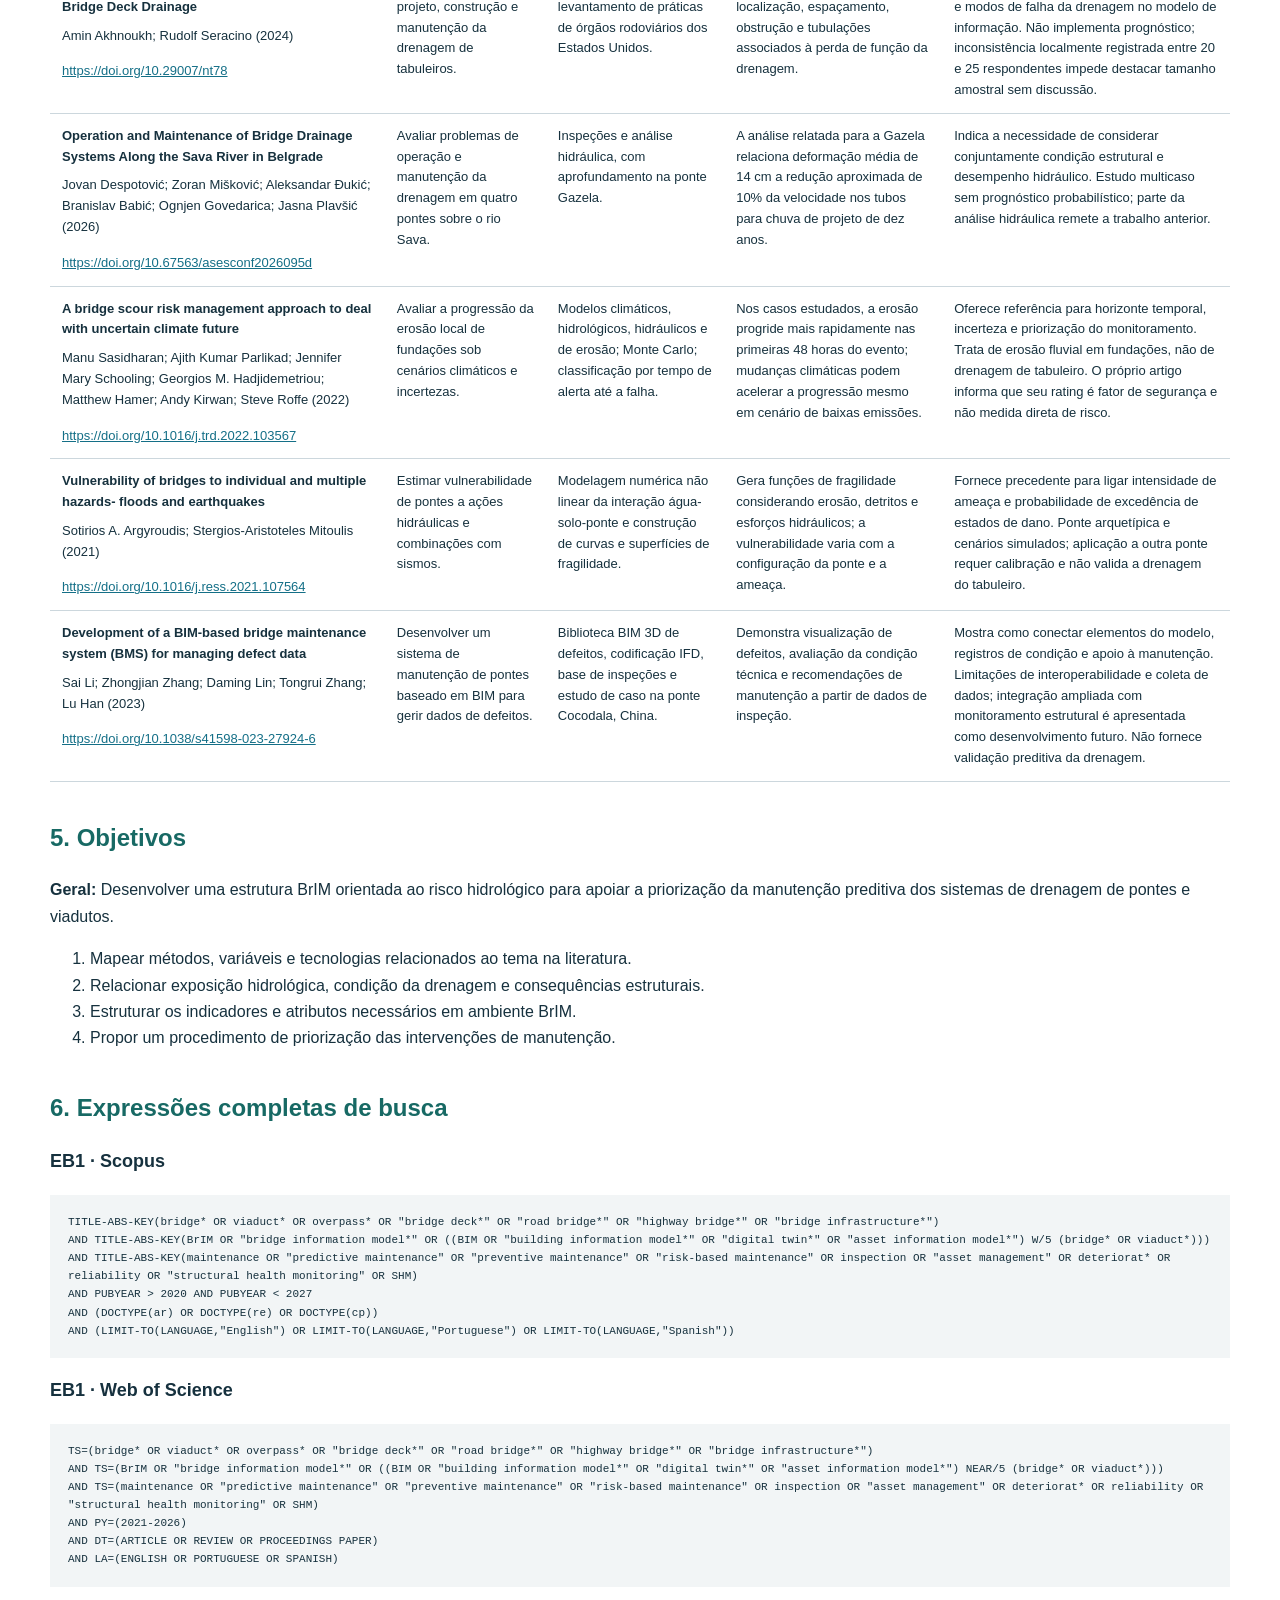
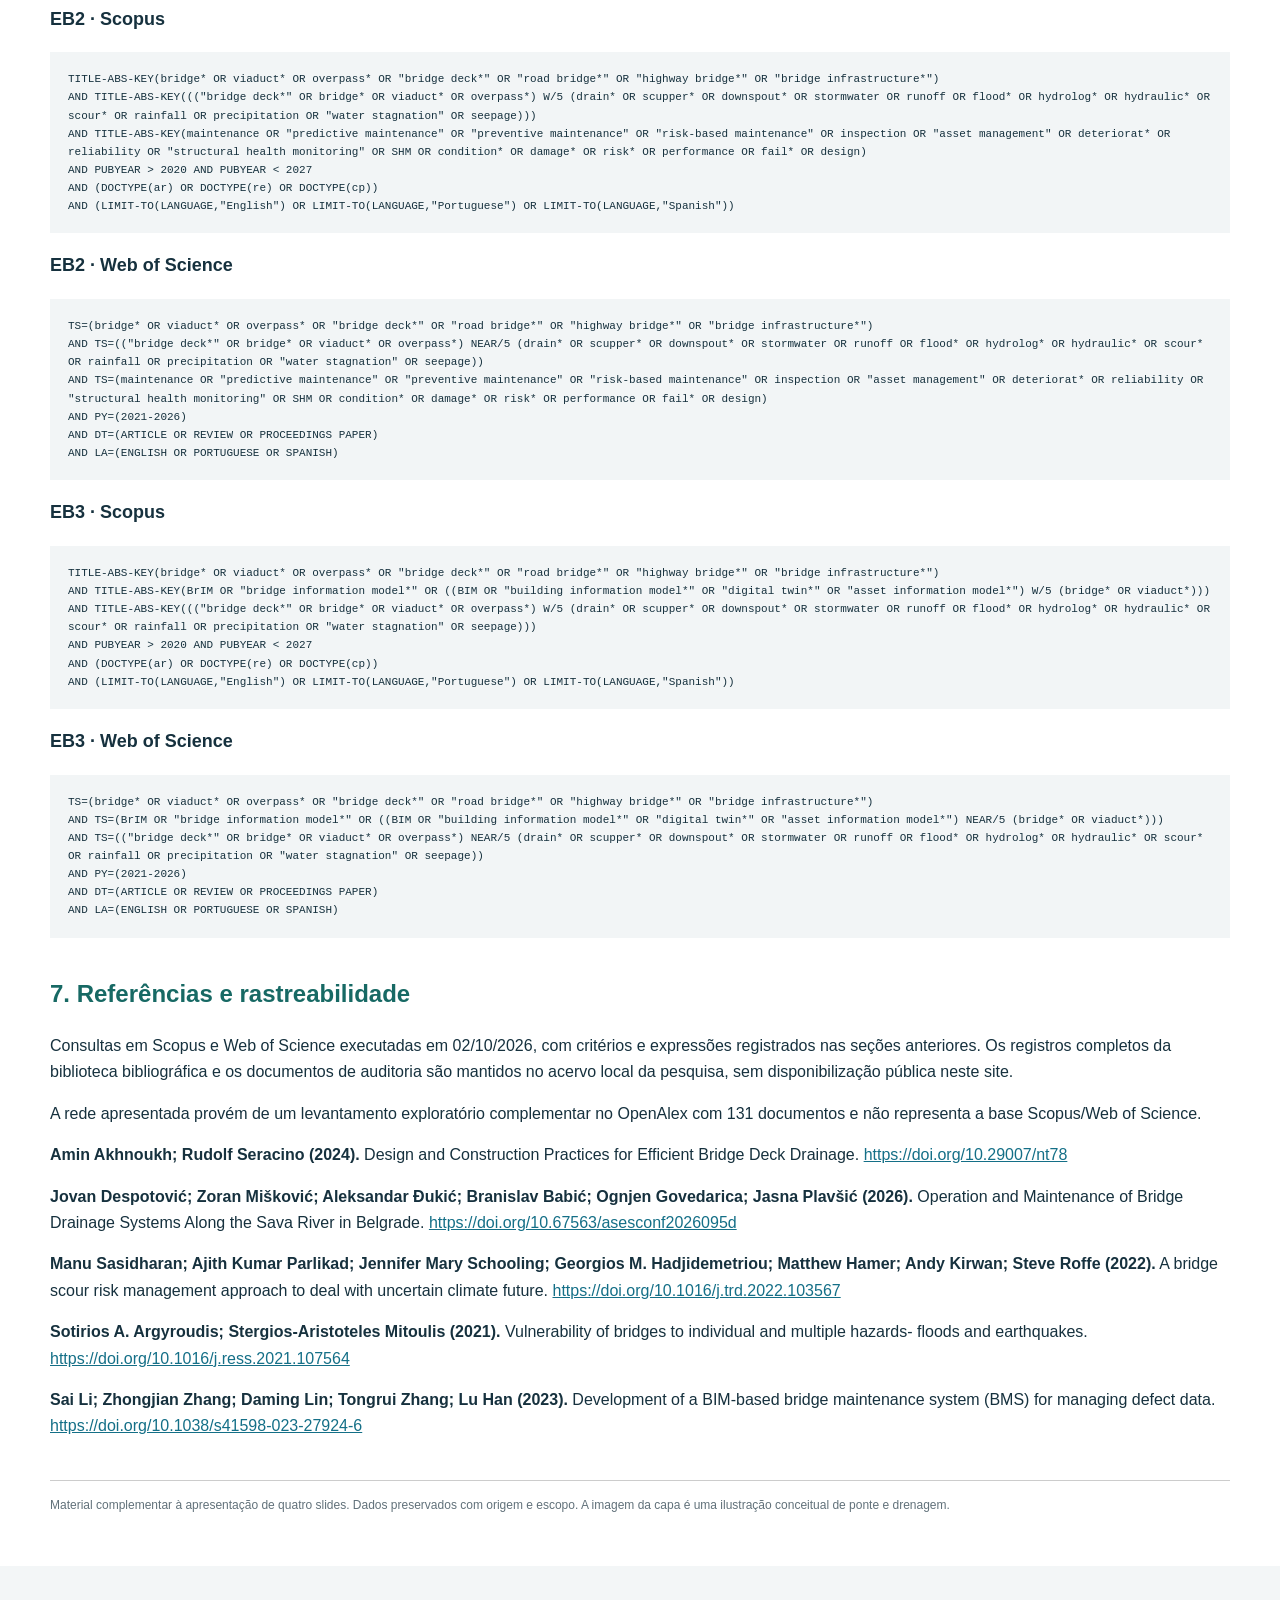
<file: drenagem-infraestrutura-transportes/material-de-apoio.html>
<!doctype html><html lang="pt-BR"><head><meta charset="utf-8"><meta name="viewport" content="width=device-width,initial-scale=1"><title>Material de apoio · BrIM e drenagem · IME</title><style>
body{font:16px/1.65 'Segoe UI',Arial,sans-serif;color:#16313e;background:#f3f6f7;margin:0}main{max-width:1200px;margin:40px auto;background:#fff;padding:50px}header{border-bottom:2px solid #227f7b;padding-bottom:22px;margin-bottom:32px}h1{font-size:30px;line-height:1.25;margin:13px 0}h2{font-size:24px;color:#176964;margin-top:36px}h3{font-size:18px}p{margin:8px 0 15px}a{color:#146f87}table{border-collapse:collapse;width:100%;font-size:13px;line-height:1.6}td,th{border-bottom:1px solid #ccd7dd;padding:12px;vertical-align:top;text-align:left}th{background:#e8f0f2}pre{white-space:pre-wrap;overflow-wrap:anywhere;font:11px/1.65 Consolas,monospace;background:#f2f5f6;padding:18px}.small{font-size:13px;color:#516975}.count{font-size:22px;font-weight:600;color:#176964}.table-wrap{overflow:auto}button{font:inherit;padding:8px 17px;background:#0d6b65;color:white;border:0;border-radius:4px;cursor:pointer}.actions{display:flex;gap:20px;align-items:center;margin-bottom:26px}footer{margin-top:40px;border-top:1px solid #ccc;font-size:12px;color:#61717a;padding-top:15px}@media(max-width:700px){main{margin:0;padding:24px}h1{font-size:25px}table{min-width:1050px}}@media print{body{background:white;font-size:11pt}main{padding:0;margin:0;max-width:none}.actions{display:none}pre{font-size:7.5pt}h2,h3{break-after:avoid}table{font-size:8pt}td,th{padding:7px}.table-wrap{overflow:visible}@page{size:A4 landscape;margin:16mm}}
</style></head><body><main><div class="actions"><a href="index.html">← Voltar à apresentação</a><button onclick="window.print()">Imprimir / salvar em PDF</button></div><header><p class="small">INSTITUTO MILITAR DE ENGENHARIA · DRENAGEM APLICADA À INFRA-ESTRUTURA DE TRANSPORTES</p><h1>BrIM e risco hidrológico aplicados à manutenção preditiva da drenagem de OAEs</h1><p>Luiz Araujo de Souza Junior · Doutorado em Engenharia de Transportes<br>Professor Marcelo de Miranda Reis · 8 de outubro de 2026</p></header>
<h2>1. Questão e recorte</h2><p>Como integrar risco hidrológico, condição dos sistemas de drenagem e informações BrIM para apoiar a priorização da manutenção de pontes e viadutos?</p><p>O recorte considera a influência da água, da umidade e das deficiências de drenagem na deterioração, no desempenho e na vida útil remanescente das OAEs.</p>
<h2>2. Protocolo e fontes</h2><p>Revisão sistemática com análise bibliométrica e síntese narrativa, orientada pelo PRISMA 2020. Bases principais: Scopus e Web of Science Core Collection. Buscas executadas em 02/10/2026, com estratégias congeladas em 30/09/2026.</p><p>Janela: 2021–2026, com 2026 incompleto. Idiomas: inglês, português e espanhol. Tipos: artigos, revisões e trabalhos completos de congresso.</p><p><strong>Inclusão:</strong> Relação direta com pontes/viadutos e contribuição nos eixos digitais, hídricos ou de manutenção e risco, sem exigir os três simultaneamente.</p><p><strong>Exclusão:</strong> Sem aplicação a OAEs; BIM restrito a projeto/construção sem relação com operação, condição, drenagem ou manutenção; uso metafórico ou industrial dos termos; ausência de contribuição; tipo, idioma ou período incompatíveis; retratações, erratas, resumos simples, notícias e material comercial.</p><p><strong>Gestão:</strong> registros completos e referências citadas exportados das bases. A base deduplicada foi convertida para RIS compatível com EndNote. A importação no aplicativo EndNote não foi verificada.</p><p>O levantamento exploratório OpenAlex, que originou a rede de 131 documentos, constitui uma fonte complementar independente do corpus Scopus/WoS.</p>
<h2>3. Resultados da identificação</h2><table><thead><tr><th>Estratégia</th><th>Scopus</th><th>Web of Science</th><th>Total de ocorrências</th></tr></thead><tbody><tr><td>EB1 — Digitalização e manutenção</td><td>455</td><td>270</td><td>725</td></tr><tr><td>EB2 — Água, drenagem e desempenho</td><td>1.664</td><td>1.312</td><td>2.976</td></tr><tr><td>EB3 — Integração digital e hidrológica</td><td>5</td><td>3</td><td>8</td></tr><tr><td>Total</td><td>2.124</td><td>1.585</td><td>3.709</td></tr></tbody></table><p class="count">3.709 ocorrências − 1.477 duplicatas = 2.232 publicações únicas.<br>2.232 − 6 fora do período = 2.226 registros para triagem.</p><p>Deduplicação: DOI normalizado, título normalizado e verificação individual de equivalências. Remoções: 1.421 por DOI, 46 por título e 10 por equivalências verificadas. O total de 2.226 não representa a quantidade final de estudos incluídos após elegibilidade.</p>
<h2>4. Síntese de estudos consultados</h2><p>Estudos de apoio ao recorte e à formulação da pesquisa. Esta seleção não equivale ao corpus final da revisão.</p><div class="table-wrap"><table><thead><tr><th>Estudo</th><th>Objetivo</th><th>Método</th><th>Resultados</th><th>Conclusão, aplicação e limites</th></tr></thead><tbody><tr><td><strong>Design and Construction Practices for Efficient Bridge Deck Drainage</strong><p>Amin Akhnoukh; Rudolf Seracino (2024)</p><a href="https://doi.org/10.29007/nt78">https://doi.org/10.29007/nt78</a></td><td>Sintetizar práticas de projeto, construção e manutenção da drenagem de tabuleiros.</td><td>Revisão técnica e levantamento de práticas de órgãos rodoviários dos Estados Unidos.</td><td>Identifica problemas de entradas, localização, espaçamento, obstrução e tubulações associados à perda de função da drenagem.</td><td>Sustenta a representação dos componentes e modos de falha da drenagem no modelo de informação. Não implementa prognóstico; inconsistência localmente registrada entre 20 e 25 respondentes impede destacar tamanho amostral sem discussão.</td></tr>
<tr><td><strong>Operation and Maintenance of Bridge Drainage Systems Along the Sava River in Belgrade</strong><p>Jovan Despotović; Zoran Mišković; Aleksandar Đukić; Branislav Babić; Ognjen Govedarica; Jasna Plavšić (2026)</p><a href="https://doi.org/10.67563/asesconf2026095d">https://doi.org/10.67563/asesconf2026095d</a></td><td>Avaliar problemas de operação e manutenção da drenagem em quatro pontes sobre o rio Sava.</td><td>Inspeções e análise hidráulica, com aprofundamento na ponte Gazela.</td><td>A análise relatada para a Gazela relaciona deformação média de 14 cm a redução aproximada de 10% da velocidade nos tubos para chuva de projeto de dez anos.</td><td>Indica a necessidade de considerar conjuntamente condição estrutural e desempenho hidráulico. Estudo multicaso sem prognóstico probabilístico; parte da análise hidráulica remete a trabalho anterior.</td></tr>
<tr><td><strong>A bridge scour risk management approach to deal with uncertain climate future</strong><p>Manu Sasidharan; Ajith Kumar Parlikad; Jennifer Mary Schooling; Georgios M. Hadjidemetriou; Matthew Hamer; Andy Kirwan; Steve Roffe (2022)</p><a href="https://doi.org/10.1016/j.trd.2022.103567">https://doi.org/10.1016/j.trd.2022.103567</a></td><td>Avaliar a progressão da erosão local de fundações sob cenários climáticos e incertezas.</td><td>Modelos climáticos, hidrológicos, hidráulicos e de erosão; Monte Carlo; classificação por tempo de alerta até a falha.</td><td>Nos casos estudados, a erosão progride mais rapidamente nas primeiras 48 horas do evento; mudanças climáticas podem acelerar a progressão mesmo em cenário de baixas emissões.</td><td>Oferece referência para horizonte temporal, incerteza e priorização do monitoramento. Trata de erosão fluvial em fundações, não de drenagem de tabuleiro. O próprio artigo informa que seu rating é fator de segurança e não medida direta de risco.</td></tr>
<tr><td><strong>Vulnerability of bridges to individual and multiple hazards- floods and earthquakes</strong><p>Sotirios A. Argyroudis; Stergios-Aristoteles Mitoulis (2021)</p><a href="https://doi.org/10.1016/j.ress.2021.107564">https://doi.org/10.1016/j.ress.2021.107564</a></td><td>Estimar vulnerabilidade de pontes a ações hidráulicas e combinações com sismos.</td><td>Modelagem numérica não linear da interação água-solo-ponte e construção de curvas e superfícies de fragilidade.</td><td>Gera funções de fragilidade considerando erosão, detritos e esforços hidráulicos; a vulnerabilidade varia com a configuração da ponte e a ameaça.</td><td>Fornece precedente para ligar intensidade de ameaça e probabilidade de excedência de estados de dano. Ponte arquetípica e cenários simulados; aplicação a outra ponte requer calibração e não valida a drenagem do tabuleiro.</td></tr>
<tr><td><strong>Development of a BIM-based bridge maintenance system (BMS) for managing defect data</strong><p>Sai Li; Zhongjian Zhang; Daming Lin; Tongrui Zhang; Lu Han (2023)</p><a href="https://doi.org/10.1038/s41598-023-27924-6">https://doi.org/10.1038/s41598-023-27924-6</a></td><td>Desenvolver um sistema de manutenção de pontes baseado em BIM para gerir dados de defeitos.</td><td>Biblioteca BIM 3D de defeitos, codificação IFD, base de inspeções e estudo de caso na ponte Cocodala, China.</td><td>Demonstra visualização de defeitos, avaliação da condição técnica e recomendações de manutenção a partir de dados de inspeção.</td><td>Mostra como conectar elementos do modelo, registros de condição e apoio à manutenção. Limitações de interoperabilidade e coleta de dados; integração ampliada com monitoramento estrutural é apresentada como desenvolvimento futuro. Não fornece validação preditiva da drenagem.</td></tr></tbody></table></div>
<h2>5. Objetivos</h2><p><strong>Geral:</strong> Desenvolver uma estrutura BrIM orientada ao risco hidrológico para apoiar a priorização da manutenção preditiva dos sistemas de drenagem de pontes e viadutos.</p><ol><li>Mapear métodos, variáveis e tecnologias relacionados ao tema na literatura.</li><li>Relacionar exposição hidrológica, condição da drenagem e consequências estruturais.</li><li>Estruturar os indicadores e atributos necessários em ambiente BrIM.</li><li>Propor um procedimento de priorização das intervenções de manutenção.</li></ol>
<h2>6. Expressões completas de busca</h2><h3>EB1 · Scopus</h3><pre>TITLE-ABS-KEY(bridge* OR viaduct* OR overpass* OR &quot;bridge deck*&quot; OR &quot;road bridge*&quot; OR &quot;highway bridge*&quot; OR &quot;bridge infrastructure*&quot;)
AND TITLE-ABS-KEY(BrIM OR &quot;bridge information model*&quot; OR ((BIM OR &quot;building information model*&quot; OR &quot;digital twin*&quot; OR &quot;asset information model*&quot;) W/5 (bridge* OR viaduct*)))
AND TITLE-ABS-KEY(maintenance OR &quot;predictive maintenance&quot; OR &quot;preventive maintenance&quot; OR &quot;risk-based maintenance&quot; OR inspection OR &quot;asset management&quot; OR deteriorat* OR reliability OR &quot;structural health monitoring&quot; OR SHM)
AND PUBYEAR &gt; 2020 AND PUBYEAR &lt; 2027
AND (DOCTYPE(ar) OR DOCTYPE(re) OR DOCTYPE(cp))
AND (LIMIT-TO(LANGUAGE,&quot;English&quot;) OR LIMIT-TO(LANGUAGE,&quot;Portuguese&quot;) OR LIMIT-TO(LANGUAGE,&quot;Spanish&quot;))</pre>
<h3>EB1 · Web of Science</h3><pre>TS=(bridge* OR viaduct* OR overpass* OR &quot;bridge deck*&quot; OR &quot;road bridge*&quot; OR &quot;highway bridge*&quot; OR &quot;bridge infrastructure*&quot;)
AND TS=(BrIM OR &quot;bridge information model*&quot; OR ((BIM OR &quot;building information model*&quot; OR &quot;digital twin*&quot; OR &quot;asset information model*&quot;) NEAR/5 (bridge* OR viaduct*)))
AND TS=(maintenance OR &quot;predictive maintenance&quot; OR &quot;preventive maintenance&quot; OR &quot;risk-based maintenance&quot; OR inspection OR &quot;asset management&quot; OR deteriorat* OR reliability OR &quot;structural health monitoring&quot; OR SHM)
AND PY=(2021-2026)
AND DT=(ARTICLE OR REVIEW OR PROCEEDINGS PAPER)
AND LA=(ENGLISH OR PORTUGUESE OR SPANISH)</pre>
<h3>EB2 · Scopus</h3><pre>TITLE-ABS-KEY(bridge* OR viaduct* OR overpass* OR &quot;bridge deck*&quot; OR &quot;road bridge*&quot; OR &quot;highway bridge*&quot; OR &quot;bridge infrastructure*&quot;)
AND TITLE-ABS-KEY(((&quot;bridge deck*&quot; OR bridge* OR viaduct* OR overpass*) W/5 (drain* OR scupper* OR downspout* OR stormwater OR runoff OR flood* OR hydrolog* OR hydraulic* OR scour* OR rainfall OR precipitation OR &quot;water stagnation&quot; OR seepage)))
AND TITLE-ABS-KEY(maintenance OR &quot;predictive maintenance&quot; OR &quot;preventive maintenance&quot; OR &quot;risk-based maintenance&quot; OR inspection OR &quot;asset management&quot; OR deteriorat* OR reliability OR &quot;structural health monitoring&quot; OR SHM OR condition* OR damage* OR risk* OR performance OR fail* OR design)
AND PUBYEAR &gt; 2020 AND PUBYEAR &lt; 2027
AND (DOCTYPE(ar) OR DOCTYPE(re) OR DOCTYPE(cp))
AND (LIMIT-TO(LANGUAGE,&quot;English&quot;) OR LIMIT-TO(LANGUAGE,&quot;Portuguese&quot;) OR LIMIT-TO(LANGUAGE,&quot;Spanish&quot;))</pre>
<h3>EB2 · Web of Science</h3><pre>TS=(bridge* OR viaduct* OR overpass* OR &quot;bridge deck*&quot; OR &quot;road bridge*&quot; OR &quot;highway bridge*&quot; OR &quot;bridge infrastructure*&quot;)
AND TS=((&quot;bridge deck*&quot; OR bridge* OR viaduct* OR overpass*) NEAR/5 (drain* OR scupper* OR downspout* OR stormwater OR runoff OR flood* OR hydrolog* OR hydraulic* OR scour* OR rainfall OR precipitation OR &quot;water stagnation&quot; OR seepage))
AND TS=(maintenance OR &quot;predictive maintenance&quot; OR &quot;preventive maintenance&quot; OR &quot;risk-based maintenance&quot; OR inspection OR &quot;asset management&quot; OR deteriorat* OR reliability OR &quot;structural health monitoring&quot; OR SHM OR condition* OR damage* OR risk* OR performance OR fail* OR design)
AND PY=(2021-2026)
AND DT=(ARTICLE OR REVIEW OR PROCEEDINGS PAPER)
AND LA=(ENGLISH OR PORTUGUESE OR SPANISH)</pre>
<h3>EB3 · Scopus</h3><pre>TITLE-ABS-KEY(bridge* OR viaduct* OR overpass* OR &quot;bridge deck*&quot; OR &quot;road bridge*&quot; OR &quot;highway bridge*&quot; OR &quot;bridge infrastructure*&quot;)
AND TITLE-ABS-KEY(BrIM OR &quot;bridge information model*&quot; OR ((BIM OR &quot;building information model*&quot; OR &quot;digital twin*&quot; OR &quot;asset information model*&quot;) W/5 (bridge* OR viaduct*)))
AND TITLE-ABS-KEY(((&quot;bridge deck*&quot; OR bridge* OR viaduct* OR overpass*) W/5 (drain* OR scupper* OR downspout* OR stormwater OR runoff OR flood* OR hydrolog* OR hydraulic* OR scour* OR rainfall OR precipitation OR &quot;water stagnation&quot; OR seepage)))
AND PUBYEAR &gt; 2020 AND PUBYEAR &lt; 2027
AND (DOCTYPE(ar) OR DOCTYPE(re) OR DOCTYPE(cp))
AND (LIMIT-TO(LANGUAGE,&quot;English&quot;) OR LIMIT-TO(LANGUAGE,&quot;Portuguese&quot;) OR LIMIT-TO(LANGUAGE,&quot;Spanish&quot;))</pre>
<h3>EB3 · Web of Science</h3><pre>TS=(bridge* OR viaduct* OR overpass* OR &quot;bridge deck*&quot; OR &quot;road bridge*&quot; OR &quot;highway bridge*&quot; OR &quot;bridge infrastructure*&quot;)
AND TS=(BrIM OR &quot;bridge information model*&quot; OR ((BIM OR &quot;building information model*&quot; OR &quot;digital twin*&quot; OR &quot;asset information model*&quot;) NEAR/5 (bridge* OR viaduct*)))
AND TS=((&quot;bridge deck*&quot; OR bridge* OR viaduct* OR overpass*) NEAR/5 (drain* OR scupper* OR downspout* OR stormwater OR runoff OR flood* OR hydrolog* OR hydraulic* OR scour* OR rainfall OR precipitation OR &quot;water stagnation&quot; OR seepage))
AND PY=(2021-2026)
AND DT=(ARTICLE OR REVIEW OR PROCEEDINGS PAPER)
AND LA=(ENGLISH OR PORTUGUESE OR SPANISH)</pre>
<h2>7. Referências e rastreabilidade</h2><p>Consultas em Scopus e Web of Science executadas em 02/10/2026, com critérios e expressões registrados nas seções anteriores. Os registros completos da biblioteca bibliográfica e os documentos de auditoria são mantidos no acervo local da pesquisa, sem disponibilização pública neste site.</p><p>A rede apresentada provém de um levantamento exploratório complementar no OpenAlex com 131 documentos e não representa a base Scopus/Web of Science.</p><p><strong>Amin Akhnoukh; Rudolf Seracino (2024).</strong> Design and Construction Practices for Efficient Bridge Deck Drainage. <a href="https://doi.org/10.29007/nt78">https://doi.org/10.29007/nt78</a></p><p><strong>Jovan Despotović; Zoran Mišković; Aleksandar Đukić; Branislav Babić; Ognjen Govedarica; Jasna Plavšić (2026).</strong> Operation and Maintenance of Bridge Drainage Systems Along the Sava River in Belgrade. <a href="https://doi.org/10.67563/asesconf2026095d">https://doi.org/10.67563/asesconf2026095d</a></p><p><strong>Manu Sasidharan; Ajith Kumar Parlikad; Jennifer Mary Schooling; Georgios M. Hadjidemetriou; Matthew Hamer; Andy Kirwan; Steve Roffe (2022).</strong> A bridge scour risk management approach to deal with uncertain climate future. <a href="https://doi.org/10.1016/j.trd.2022.103567">https://doi.org/10.1016/j.trd.2022.103567</a></p><p><strong>Sotirios A. Argyroudis; Stergios-Aristoteles Mitoulis (2021).</strong> Vulnerability of bridges to individual and multiple hazards- floods and earthquakes. <a href="https://doi.org/10.1016/j.ress.2021.107564">https://doi.org/10.1016/j.ress.2021.107564</a></p><p><strong>Sai Li; Zhongjian Zhang; Daming Lin; Tongrui Zhang; Lu Han (2023).</strong> Development of a BIM-based bridge maintenance system (BMS) for managing defect data. <a href="https://doi.org/10.1038/s41598-023-27924-6">https://doi.org/10.1038/s41598-023-27924-6</a></p><footer>Material complementar à apresentação de quatro slides. Dados preservados com origem e escopo. A imagem da capa é uma ilustração conceitual de ponte e drenagem.</footer></main></body></html>
</file>
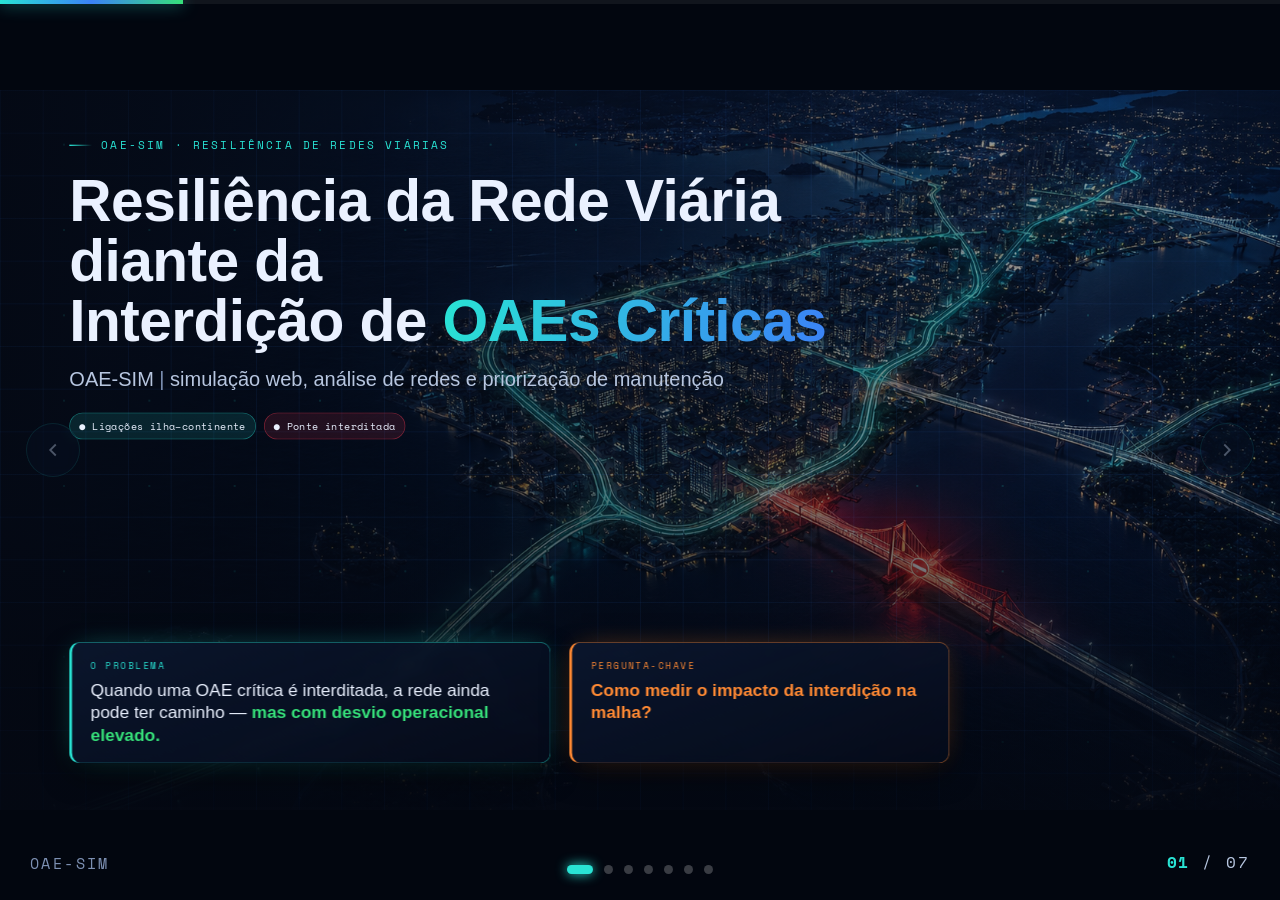
<file: problemas-especiais-ciencia-dados-deep-learning/index_v1_simples.html>
<!DOCTYPE html>
<html lang="pt-BR">
<head>
<meta charset="UTF-8">
<meta name="viewport" content="width=device-width, initial-scale=1.0">
<title>OAE-SIM — Resiliência da Rede Viária diante da Interdição de OAEs Críticas</title>

<!-- =========================================================================
     FONTES  (Fontshare + Google Fonts)
     - Clash Display  -> títulos e números grandes (impacto técnico)
     - General Sans   -> texto corrido
     - Space Mono     -> rótulos, chips, unidades (cara de dashboard/terminal)
     Para trocar as fontes, altere estes links e as variáveis --font-* abaixo.
     ========================================================================= -->
<link rel="preconnect" href="https://api.fontshare.com">
<link rel="preconnect" href="https://fonts.gstatic.com" crossorigin>
<link rel="stylesheet" href="https://api.fontshare.com/v2/css?f[]=clash-display@600,700&f[]=general-sans@400,500,600&display=swap">
<link rel="stylesheet" href="https://fonts.googleapis.com/css2?family=Space+Mono:wght@400;700&display=swap">

<style>
/* =========================================================================
   1) VARIÁVEIS DE TEMA  ——  EDITE AQUI PARA MUDAR TODO O VISUAL
   ========================================================================= */
:root{
    /* ---- PALETA (identidade visual obrigatória) ----
       Cada cor tem um papel semântico. Troque o valor para reskin total. */
    --c-deep:      #050a16;   /* azul-marinho quase preto  (base/profundidade) */
    --c-petroleo:  #0a1730;   /* azul petróleo             (fundo/profundidade) */
    --c-cyan:      #29e3d4;   /* ciano/turquesa            (tecnologia, dados, rede) */
    --c-blue:      #3b82f6;   /* azul elétrico             (malha viária, conectividade) */
    --c-orange:    #ff8a34;   /* laranja                   (método, pergunta-chave, atenção) */
    --c-green:     #36e07a;   /* verde neon                (rota alternativa, solução) */
    --c-red:       #ff3b52;   /* vermelho                  (interdição, ruptura, falha) */
    --c-yellow:    #ffc83d;   /* amarelo                   (prioridade média) */

    --text:        #eaf1ff;   /* texto principal (branco levemente azulado) */
    --text-soft:   #b7c6e0;   /* texto secundário */
    --text-dim:    #7d90b3;   /* texto apagado / legendas */

    /* Fundos derivados (não precisa editar normalmente) */
    --stage-bg:  #02060f;                         /* letterbox (barras laterais) */
    /* --slide-bg é definido logo abaixo, no segundo bloco :root */

    /* ---- TIPOGRAFIA (tamanhos no palco fixo de 1920×1080) ---- */
    --font-display: 'Clash Display', sans-serif;
    --font-body:    'General Sans', sans-serif;
    --font-mono:    'Space Mono', monospace;

    --t-h1:      88px;   /* título de abertura */
    --t-h2:      58px;   /* títulos dos slides internos */
    --t-msg:     30px;   /* mensagem central / lead */
    --t-body:    22px;   /* corpo */
    --t-eyebrow: 17px;   /* kicker mono no topo dos slides */
    --t-stat:    104px;  /* números gigantes (slide 6) */

    /* ---- ANIMAÇÃO ---- */
    --ease: cubic-bezier(.16, 1, .3, 1);
    --dur:  .75s;

    /* ---- ESPAÇAMENTO ---- */
    --pad-x: 104px;
    --pad-y: 70px;
}

/* Fundo padrão de cada slide (gradiente profundo azul-petróleo) */
:root{
    --slide-bg:
        radial-gradient(1100px 720px at 14% 6%,  rgba(41,227,212,.10) 0%, transparent 58%),
        radial-gradient(1200px 800px at 92% 96%, rgba(59,130,246,.12) 0%, transparent 60%),
        linear-gradient(155deg, #061226 0%, var(--c-deep) 55%, #03060f 100%);
}

*{ margin:0; padding:0; box-sizing:border-box; }

/* =========================================================================
   2) BASE DO PALCO FIXO 16:9  (viewport-base.css — NÃO REMOVER)
   Slides são desenhados em 1920×1080 e o palco inteiro é escalado.
   ========================================================================= */
html,body{ width:100%; height:100%; margin:0; overflow:hidden; background:var(--stage-bg,#000); }
.deck-viewport{ position:fixed; inset:0; overflow:hidden; background:var(--stage-bg,#000); }
.deck-stage{ position:absolute; left:0; top:0; width:1920px; height:1080px; overflow:hidden; transform-origin:0 0; background:var(--slide-bg,#fff); }
.slide{ position:absolute; inset:0; width:1920px; height:1080px; overflow:hidden; display:block; visibility:hidden; opacity:0; pointer-events:none; background:var(--slide-bg,#fff); }
.slide.active,.slide.visible{ visibility:visible; opacity:1; pointer-events:auto; z-index:1; }
img,video,canvas,svg{ max-width:100%; max-height:100%; }
.deck-controls{ position:fixed; left:50%; bottom:22px; transform:translateX(-50%); z-index:1000; }
@media print{
    html,body{ width:1920px; height:auto; overflow:visible; background:#fff; }
    .deck-viewport{ position:static; overflow:visible; background:#fff; }
    .deck-stage{ position:static; width:auto; height:auto; transform:none!important; background:none; }
    .slide{ position:relative; display:block!important; visibility:visible!important; opacity:1!important; pointer-events:auto!important; width:1920px; height:1080px; break-after:page; page-break-after:always; }
    .slide:last-child{ break-after:auto; page-break-after:auto; }
    .deck-controls{ display:none!important; }
}
@media (prefers-reduced-motion: reduce){
    *,*::before,*::after{ animation-duration:.01ms!important; transition-duration:.2s!important; }
}

/* =========================================================================
   3) TEXTURA DE FUNDO  ——  rede viária / grafo / mapa em CSS puro
   Camada reutilizável: <div class="netgrid"></div> dentro de um slide.
   ========================================================================= */
.netgrid{ position:absolute; inset:0; pointer-events:none; z-index:0; }
/* malha fina de linhas (grade de mapa) */
.netgrid::before{
    content:""; position:absolute; inset:0;
    background-image:
        linear-gradient(rgba(59,130,246,.07) 1px, transparent 1px),
        linear-gradient(90deg, rgba(59,130,246,.07) 1px, transparent 1px);
    background-size: 64px 64px;
    mask-image: radial-gradient(120% 100% at 50% 40%, #000 30%, transparent 85%);
}
/* pontos/nós espalhados (cara de grafo) */
.netgrid::after{
    content:""; position:absolute; inset:0;
    background-image: radial-gradient(rgba(41,227,212,.35) 1.4px, transparent 1.6px);
    background-size: 128px 128px;
    background-position: 32px 18px;
    opacity:.5;
    mask-image: radial-gradient(120% 100% at 60% 30%, #000 20%, transparent 80%);
}

/* Fundo com IMAGEM (slides 1, 3, 5). Troque o src no HTML do slide. */
.bg-image{ position:absolute; inset:0; z-index:0; background-size:cover; background-position:center; }
/* Véu escuro por cima da imagem para garantir leitura do texto */
.bg-image::after{
    content:""; position:absolute; inset:0;
    background:
        linear-gradient(90deg, rgba(4,8,18,.92) 0%, rgba(4,8,18,.55) 42%, rgba(4,8,18,.30) 100%),
        linear-gradient(0deg, rgba(4,8,18,.85) 0%, transparent 45%);
}
/* Variante SUAVE: imagem já é escura/finalizada (mapa do slide 3) — escurece só o topo p/ o título */
.bg-image.soft::after{
    background:
        linear-gradient(180deg, rgba(4,8,18,.82) 0%, rgba(4,8,18,.18) 26%, transparent 42%),
        linear-gradient(90deg, rgba(4,8,18,.5) 0%, transparent 40%);
}
/* Imagem que JÁ é um slide pronto (ex.: slide 2 bibliometria) — ocupa o slide inteiro, sem véu */
.slide-full{ position:absolute; inset:0; z-index:1; width:100%; height:100%; object-fit:cover; }

/* =========================================================================
   4) CLASSES REUTILIZÁVEIS  (cards, títulos, chips, números, fluxo, ranking)
   ========================================================================= */

/* camada de conteúdo do slide (flex) — fica ACIMA dos fundos */
.slide-inner{ position:absolute; inset:0; z-index:2; padding:var(--pad-y) var(--pad-x); display:flex; flex-direction:column; }

/* kicker mono no topo */
.eyebrow{ font-family:var(--font-mono); font-size:var(--t-eyebrow); letter-spacing:.22em; text-transform:uppercase; color:var(--c-cyan); display:inline-flex; align-items:center; gap:14px; }
.eyebrow::before{ content:""; width:34px; height:2px; background:linear-gradient(90deg,var(--c-cyan),transparent); }

/* títulos */
.h1{ font-family:var(--font-display); font-weight:700; font-size:var(--t-h1); line-height:1.02; color:var(--text); letter-spacing:-.01em; }
.h2{ font-family:var(--font-display); font-weight:600; font-size:var(--t-h2); line-height:1.04; color:var(--text); letter-spacing:-.01em; }
.msg{ font-family:var(--font-body); font-size:var(--t-msg); line-height:1.34; color:var(--text-soft); font-weight:400; max-width:1180px; }
.msg b, .accent{ color:var(--c-cyan); font-weight:600; }
.gradient-text{ background:linear-gradient(100deg,var(--c-cyan),var(--c-blue)); -webkit-background-clip:text; background-clip:text; color:transparent; }

/* chip / etiqueta (palavras-chave) — usa --c para a cor de destaque */
.chip{ font-family:var(--font-mono); font-size:15px; letter-spacing:.04em; padding:8px 14px; border-radius:999px;
    color:var(--text); white-space:nowrap;
    border:1px solid color-mix(in srgb, var(--c,var(--c-cyan)) 45%, transparent);
    background: color-mix(in srgb, var(--c,var(--c-cyan)) 12%, transparent);
}
.chip-row{ display:flex; flex-wrap:wrap; gap:12px; }

/* CARD escuro com borda neon + glassmorphism discreto + glow.
   Defina a cor com style="--c:var(--c-orange)" no elemento. */
.card{ position:relative; --c:var(--c-cyan);
    background: linear-gradient(160deg, rgba(20,36,66,.78), rgba(8,16,34,.58));
    border:1px solid color-mix(in srgb, var(--c) 42%, transparent);
    border-radius:20px; padding:30px 32px;
    backdrop-filter: blur(9px); -webkit-backdrop-filter: blur(9px);
    box-shadow: 0 22px 46px rgba(0,0,0,.45),
                0 0 46px -14px color-mix(in srgb, var(--c) 55%, transparent),
                inset 0 1px 0 rgba(255,255,255,.06);
    transition: transform .4s var(--ease), box-shadow .4s var(--ease), border-color .4s var(--ease);
}
.card:hover{ transform:translateY(-6px);
    border-color: color-mix(in srgb, var(--c) 70%, transparent);
    box-shadow: 0 30px 60px rgba(0,0,0,.5), 0 0 64px -10px color-mix(in srgb, var(--c) 70%, transparent), inset 0 1px 0 rgba(255,255,255,.08);
}
/* fiozinho de luz no topo do card */
.card::before{ content:""; position:absolute; left:30px; right:30px; top:0; height:2px; border-radius:2px;
    background:linear-gradient(90deg, transparent, color-mix(in srgb,var(--c) 90%, transparent), transparent); opacity:.8; }
.card .card-ico{ color:var(--c); margin-bottom:16px; }
.card .card-kicker{ font-family:var(--font-mono); font-size:14px; letter-spacing:.12em; text-transform:uppercase; color:var(--c); }
.card h3{ font-family:var(--font-display); font-weight:600; font-size:30px; color:var(--text); line-height:1.1; margin:6px 0 8px; }
.card p{ font-family:var(--font-body); font-size:20px; line-height:1.35; color:var(--text-soft); }

/* BOX rotulada (slide 1: "O problema" / "Pergunta-chave") */
.box{ position:relative; --c:var(--c-cyan);
    background: linear-gradient(160deg, rgba(12,24,48,.86), rgba(6,12,28,.7));
    border:1px solid color-mix(in srgb,var(--c) 50%, transparent);
    border-left:4px solid var(--c);
    border-radius:16px; padding:24px 28px; backdrop-filter:blur(8px); -webkit-backdrop-filter:blur(8px);
    box-shadow:0 18px 40px rgba(0,0,0,.5), 0 0 40px -16px color-mix(in srgb,var(--c) 60%, transparent);
}
.box .box-label{ font-family:var(--font-mono); font-size:14px; letter-spacing:.16em; text-transform:uppercase; color:var(--c); display:block; margin-bottom:10px; }
.box .box-text{ font-family:var(--font-body); font-size:26px; line-height:1.3; color:var(--text); }

/* NÚMERO/ESTATÍSTICA grande com glow (slide 6) */
.stat{ position:relative; --c:var(--c-cyan); text-align:left; padding:34px 32px;
    background:linear-gradient(160deg, rgba(18,34,64,.8), rgba(7,14,32,.6));
    border:1px solid color-mix(in srgb,var(--c) 42%, transparent); border-radius:22px;
    box-shadow:0 24px 50px rgba(0,0,0,.5), 0 0 60px -16px color-mix(in srgb,var(--c) 70%, transparent), inset 0 1px 0 rgba(255,255,255,.06);
    transition:transform .4s var(--ease);
}
.stat:hover{ transform:translateY(-6px); }
.stat .stat-num{ font-family:var(--font-display); font-weight:700; font-size:var(--t-stat); line-height:.95; color:var(--c);
    text-shadow:0 0 38px color-mix(in srgb,var(--c) 60%, transparent); letter-spacing:-.02em; }
.stat .stat-label{ font-family:var(--font-body); font-size:21px; color:var(--text-soft); margin-top:12px; display:block; }

/* =========================================================================
   FLUXO HORIZONTAL (slide 4) — etapas + setas, revelação em sequência
   ========================================================================= */
.flow{ display:flex; align-items:stretch; gap:0; width:100%; }
.flow-step{ position:relative; flex:1; --c:var(--c-cyan);
    background:linear-gradient(165deg, rgba(18,34,64,.82), rgba(7,14,32,.6));
    border:1px solid color-mix(in srgb,var(--c) 45%, transparent);
    border-radius:18px; padding:26px 20px 24px; text-align:center; min-height:280px;
    display:flex; flex-direction:column; align-items:center; gap:12px;
    box-shadow:0 18px 40px rgba(0,0,0,.45), 0 0 44px -18px color-mix(in srgb,var(--c) 65%, transparent);
}
.flow-step .step-n{ font-family:var(--font-mono); font-size:13px; letter-spacing:.18em; color:var(--c); }
.flow-step .step-ico{ color:var(--c); width:56px; height:56px; display:flex; align-items:center; justify-content:center;
    border:1px solid color-mix(in srgb,var(--c) 40%, transparent); border-radius:14px; background:color-mix(in srgb,var(--c) 10%, transparent); }
.flow-step h4{ font-family:var(--font-display); font-weight:600; font-size:21px; color:var(--text); line-height:1.12; }
.flow-step p{ font-family:var(--font-body); font-size:15px; color:var(--text-dim); line-height:1.3; }
/* seta entre etapas */
.flow-arrow{ flex:0 0 46px; display:flex; align-items:center; justify-content:center; color:var(--text-dim); }
.flow-arrow svg{ width:30px; height:30px; }

/* =========================================================================
   RANKING (slide 7) — barras horizontais coloridas por prioridade
   ========================================================================= */
.rank{ display:flex; flex-direction:column; gap:14px; width:100%; }
.rank-row{ display:grid; grid-template-columns:54px 360px 1fr 150px; align-items:center; gap:22px; }
.rank-pos{ font-family:var(--font-display); font-weight:700; font-size:30px; color:var(--text-dim); text-align:center; }
.rank-name{ font-family:var(--font-body); font-weight:500; font-size:22px; color:var(--text); line-height:1.1; }
.rank-tag{ font-family:var(--font-mono); font-size:12px; letter-spacing:.1em; text-transform:uppercase; color:var(--c); margin-top:3px; display:block; }
.rank-track{ position:relative; height:26px; border-radius:999px; background:rgba(255,255,255,.05); overflow:hidden; box-shadow:inset 0 1px 0 rgba(255,255,255,.05); }
.rank-fill{ position:absolute; left:0; top:0; bottom:0; width:0; border-radius:999px;
    background:linear-gradient(90deg, color-mix(in srgb,var(--c) 55%, transparent), var(--c));
    box-shadow:0 0 24px -2px color-mix(in srgb,var(--c) 80%, transparent);
    transition:width 1s var(--ease); transition-delay:var(--d,0s); }
.slide.visible .rank-fill{ width:var(--w,50%); }
.rank-score{ font-family:var(--font-display); font-weight:700; font-size:32px; color:var(--c); text-align:right;
    text-shadow:0 0 26px color-mix(in srgb,var(--c) 50%, transparent); }

/* navio de fechamento / frases finais */
.kicker-line{ font-family:var(--font-mono); font-size:22px; color:var(--text); letter-spacing:.01em; }

/* =========================================================================
   5) ANIMAÇÕES DE ENTRADA  ——  classe .reveal + atraso via --d
   Ex.: <h2 class="h2 reveal" style="--d:.1s">  (entra após 0,1s)
   ========================================================================= */
.reveal{ opacity:0; transform:translateY(30px); transition:opacity var(--dur) var(--ease), transform var(--dur) var(--ease); transition-delay:var(--d,0s); }
.slide.visible .reveal{ opacity:1; transform:none; }
.reveal-x{ opacity:0; transform:translateX(-36px); transition:opacity var(--dur) var(--ease), transform var(--dur) var(--ease); transition-delay:var(--d,0s); }
.slide.visible .reveal-x{ opacity:1; transform:none; }
.reveal-s{ opacity:0; transform:scale(.92); transition:opacity var(--dur) var(--ease), transform var(--dur) var(--ease); transition-delay:var(--d,0s); }
.slide.visible .reveal-s{ opacity:1; transform:none; }

/* pulso de glow suave (usado em pontos do mapa e ícone de interdição) */
@keyframes pulseGlow{ 0%,100%{ filter:drop-shadow(0 0 4px currentColor);} 50%{ filter:drop-shadow(0 0 16px currentColor);} }
.pulse{ animation:pulseGlow 2.4s ease-in-out infinite; }

/* linha de rota "desenhando" (SVG) */
@keyframes drawLine{ to{ stroke-dashoffset:0; } }
.slide.visible .draw{ animation:drawLine 1.6s var(--ease) forwards; animation-delay:var(--d,.3s); }

/* =========================================================================
   6) FRAME DE NAVEGADOR (slide 5) — mockup do simulador
   ========================================================================= */
.browser{ border-radius:16px; overflow:hidden; border:1px solid rgba(41,227,212,.3);
    box-shadow:0 40px 80px rgba(0,0,0,.6), 0 0 70px -20px rgba(41,227,212,.45); background:#0a1426; }
.browser-bar{ height:42px; display:flex; align-items:center; gap:9px; padding:0 18px; background:#0c1830; border-bottom:1px solid rgba(255,255,255,.06); }
.browser-bar i{ width:13px; height:13px; border-radius:50%; display:block; }
.browser-bar .url{ margin-left:14px; font-family:var(--font-mono); font-size:14px; color:var(--text-dim);
    background:rgba(255,255,255,.05); padding:6px 16px; border-radius:8px; flex:1; }
.browser img{ display:block; width:100%; height:auto; }

/* legenda de criticidade (slides 1/3) */
.legend{ display:flex; flex-direction:column; gap:9px; }
.legend .li{ display:flex; align-items:center; gap:11px; font-family:var(--font-mono); font-size:15px; color:var(--text-soft); }
.legend .dot{ width:13px; height:13px; border-radius:50%; box-shadow:0 0 12px currentColor; }

/* numeração de etapas pequena (rodapé técnico) */
.tech-note{ font-family:var(--font-mono); font-size:15px; color:var(--text-dim); letter-spacing:.02em; line-height:1.5; }
.tech-note b{ color:var(--text-soft); font-weight:700; }

/* =========================================================================
   7) CHROME DA APRESENTAÇÃO  (barra de progresso, números, botões)
   Tudo isto fica FORA do palco escalado.
   ========================================================================= */
/* barra de progresso animada no topo */
.progress{ position:fixed; top:0; left:0; right:0; height:4px; background:rgba(255,255,255,.06); z-index:1200; }
.progress .bar{ height:100%; width:0; background:linear-gradient(90deg,var(--c-cyan),var(--c-blue),var(--c-green));
    box-shadow:0 0 16px rgba(41,227,212,.7); transition:width .5s var(--ease); }

/* contador de slides (rodapé direito) */
.counter{ position:fixed; right:30px; bottom:26px; z-index:1200; font-family:var(--font-mono); font-size:16px;
    color:var(--text-soft); letter-spacing:.12em; }
.counter b{ color:var(--c-cyan); font-weight:700; }

/* rótulo do projeto (rodapé esquerdo) */
.brandtag{ position:fixed; left:30px; bottom:26px; z-index:1200; font-family:var(--font-mono); font-size:15px;
    color:var(--text-dim); letter-spacing:.16em; text-transform:uppercase; }

/* botões prev/next discretos */
.navbtn{ position:fixed; top:50%; transform:translateY(-50%); z-index:1200; width:54px; height:54px; border-radius:50%;
    background:rgba(12,24,48,.55); border:1px solid rgba(41,227,212,.28); color:var(--text-soft); cursor:pointer;
    display:flex; align-items:center; justify-content:center; backdrop-filter:blur(6px);
    transition:all .3s var(--ease); opacity:.4; }
.navbtn:hover{ opacity:1; border-color:var(--c-cyan); color:var(--c-cyan); box-shadow:0 0 28px -6px var(--c-cyan); }
.navbtn.prev{ left:26px; } .navbtn.next{ right:26px; }
.navbtn svg{ width:22px; height:22px; }

/* dots de navegação (centro inferior) */
.dots{ position:fixed; left:50%; bottom:26px; transform:translateX(-50%); z-index:1200; display:flex; gap:11px; }
.dots b{ width:9px; height:9px; border-radius:50%; background:rgba(255,255,255,.22); cursor:pointer; transition:all .3s var(--ease); }
.dots b.on{ background:var(--c-cyan); box-shadow:0 0 12px var(--c-cyan); width:26px; border-radius:6px; }

/* =========================================================================
   8) EDIÇÃO INLINE (modo edição)  — tecla "E" ou canto superior esquerdo
   ========================================================================= */
.edit-hotzone{ position:fixed; top:0; left:0; width:80px; height:80px; z-index:10000; cursor:pointer; }
.edit-toggle{ position:fixed; top:16px; left:16px; z-index:10001; width:44px; height:44px; border-radius:12px;
    border:1px solid rgba(41,227,212,.4); background:rgba(12,24,48,.8); color:var(--c-cyan); font-size:18px; cursor:pointer;
    opacity:0; pointer-events:none; transition:opacity .3s ease; }
.edit-toggle.show,.edit-toggle.active{ opacity:1; pointer-events:auto; }
.edit-toggle.active{ background:var(--c-cyan); color:#04121f; }
body.editing [contenteditable]{ outline:1px dashed rgba(41,227,212,.5); outline-offset:4px; border-radius:4px; cursor:text; }
body.editing [contenteditable]:focus{ outline:2px solid var(--c-cyan); background:rgba(41,227,212,.06); }
.edit-toast{ position:fixed; bottom:80px; left:50%; transform:translateX(-50%) translateY(20px); z-index:10002;
    font-family:var(--font-mono); font-size:14px; padding:10px 20px; border-radius:10px; background:rgba(12,24,48,.95);
    border:1px solid rgba(41,227,212,.4); color:var(--c-cyan); opacity:0; pointer-events:none; transition:all .35s var(--ease); }
.edit-toast.show{ opacity:1; transform:translateX(-50%) translateY(0); }
</style>
</head>
<body>

<!-- barra de progresso (topo) -->
<div class="progress"><div class="bar" id="progressBar"></div></div>

<div class="deck-viewport">
<main class="deck-stage" id="deckStage">

    <!-- ===================================================================
         SLIDE 1 — ABERTURA / PROBLEMA
         Fundo: assets/slide01_fundo_mapa_digital.png (rota verde + ruptura vermelha)
         Para trocar a imagem, edite a URL em style="background-image:url(...)".
         =================================================================== -->
    <section class="slide title-slide active" data-slide="1">
        <div class="bg-image" style="background-image:url('assets/slide01_hero_aereo.png');"></div>
        <div class="netgrid"></div>
        <div class="slide-inner">
            <p class="eyebrow reveal" style="--d:.05s">OAE-SIM · Resiliência de redes viárias</p>

            <h1 class="h1 reveal" style="--d:.15s; margin-top:26px; max-width:1240px;">
                Resiliência da Rede Viária diante da<br>
                Interdição de <span class="gradient-text">OAEs Críticas</span>
            </h1>

            <p class="msg reveal" style="--d:.3s; margin-top:24px;">
                OAE-SIM <span style="color:var(--text-dim)">|</span> simulação web, análise de redes e priorização de manutenção
            </p>

            <!-- chips de legenda do mapa -->
            <div class="chip-row reveal" style="--d:.42s; margin-top:30px;">
                <span class="chip" style="--c:var(--c-cyan)">● Ligações ilha–continente</span>
                <span class="chip" style="--c:var(--c-red)">● Ponte interditada</span>
            </div>

            <!-- duas caixas: O problema / Pergunta-chave -->
            <div style="display:flex; gap:28px; margin-top:auto; max-width:1320px;">
                <div class="box reveal" style="--c:var(--c-cyan); --d:.55s; flex:1.3;">
                    <span class="box-label">O problema</span>
                    <p class="box-text">Quando uma OAE crítica é interditada, a rede ainda pode ter caminho — <b style="color:var(--c-green)">mas com desvio operacional elevado.</b></p>
                </div>
                <div class="box reveal" style="--c:var(--c-orange); --d:.7s; flex:1;">
                    <span class="box-label">Pergunta-chave</span>
                    <p class="box-text" style="color:var(--c-orange); font-family:var(--font-display); font-weight:600;">Como medir o impacto da interdição na malha?</p>
                </div>
            </div>
        </div>
    </section>

    <!-- ===================================================================
         SLIDE 2 — POSICIONAMENTO CIENTÍFICO (bibliometria)
         Grafo de palavras desenhado em SVG (combina com o tema escuro).
         Imagem real opcional: assets/slide02_bibliometria_vosviewer.png
         =================================================================== -->
    <section class="slide" data-slide="2">
        <!-- SLIDE 2 = imagem finalizada da bibliometria (já no tema escuro).
             Para voltar à versão construída em SVG: troque a <img> abaixo por
             <div class="netgrid"></div> e remova o style="display:none" do .slide-inner. -->
        <img class="slide-full reveal-s" src="assets/slide02_bibliometria_full.png" alt="Posicionamento científico do OAE-SIM — bibliometria, clusters e presença global da produção científica">
        <div class="slide-inner" style="display:none;">
            <p class="eyebrow reveal">Posicionamento científico</p>
            <h2 class="h2 reveal" style="--d:.1s; margin-top:16px;">Posicionamento científico do OAE-SIM</h2>
            <p class="msg reveal" style="--d:.2s; margin-top:14px;">
                A bibliometria mostra o trabalho na <b>interseção</b> entre resiliência de redes, pontes/OAEs, WebGIS, simulação e apoio à decisão.
            </p>

            <!-- métricas em chips -->
            <div class="chip-row reveal" style="--d:.28s; margin-top:22px;">
                <span class="chip" style="--c:var(--c-cyan)">158 trabalhos acadêmicos</span>
                <span class="chip" style="--c:var(--c-blue)">13 palavras-chave</span>
                <span class="chip" style="--c:var(--c-orange)">2 clusters</span>
            </div>

            <div style="display:flex; gap:44px; margin-top:30px; align-items:center; flex:1;">
                <!-- GRAFO BIBLIOMÉTRICO (SVG) -->
                <div class="reveal-s" style="--d:.3s; flex:1.15; height:520px;">
                    <svg viewBox="0 0 720 540" style="width:100%; height:100%;" aria-label="Grafo bibliométrico">
                        <!-- linhas do cluster (verde = resiliência) -->
                        <g stroke="rgba(54,224,122,.45)" stroke-width="1.4" fill="none" class="draw"
                           stroke-dasharray="900" stroke-dashoffset="900" style="--d:.4s">
                            <path d="M210,250 L120,150 M210,250 L100,330 M210,250 L235,400 M210,250 L330,170 M210,250 L150,250 M330,170 L360,270"/>
                        </g>
                        <!-- linhas do cluster (laranja/vermelho = ponte/interdição) -->
                        <g stroke="rgba(255,138,52,.45)" stroke-width="1.4" fill="none" class="draw"
                           stroke-dasharray="900" stroke-dashoffset="900" style="--d:.6s">
                            <path d="M500,260 L470,150 M500,260 L600,180 M500,260 L620,300 M500,260 L520,410 M500,260 L400,360 M500,260 L360,270"/>
                        </g>
                        <!-- ponte entre clusters -->
                        <path d="M360,270 L500,260" stroke="rgba(41,227,212,.6)" stroke-width="2" fill="none"
                              class="draw" stroke-dasharray="200" stroke-dashoffset="200" style="--d:.9s"/>

                        <!-- NÓS cluster verde -->
                        <g font-family="Space Mono, monospace" font-size="14" fill="#eaf1ff">
                            <g class="reveal-s" style="--d:.9s">
                                <circle cx="210" cy="250" r="13" fill="#36e07a" filter="url(#g1)"/>
                                <text x="210" y="232" text-anchor="middle" fill="#bdeccb">Resiliência</text>
                            </g>
                            <circle cx="120" cy="150" r="8" fill="#36e07a"/><text x="120" y="138" text-anchor="middle" fill="#9fb6cf">Vulnerabilidade</text>
                            <circle cx="100" cy="330" r="8" fill="#36e07a"/><text x="100" y="352" text-anchor="middle" fill="#9fb6cf">Acessibilidade</text>
                            <circle cx="235" cy="400" r="8" fill="#29e3d4"/><text x="235" y="422" text-anchor="middle" fill="#9fb6cf">WebGIS</text>
                            <circle cx="150" cy="250" r="6" fill="#36e07a"/><text x="135" y="270" text-anchor="end" fill="#7d90b3">Risco</text>
                        </g>
                        <!-- NÓS cluster laranja/vermelho -->
                        <g font-family="Space Mono, monospace" font-size="14">
                            <g class="reveal-s" style="--d:1s">
                                <circle cx="500" cy="260" r="13" fill="#ff8a34"/>
                                <text x="500" y="242" text-anchor="middle" fill="#ffd0a6">Ponte / OAE</text>
                            </g>
                            <circle cx="470" cy="150" r="9" fill="#ff3b52"/><text x="470" y="138" text-anchor="middle" fill="#f0a8b2">Interdição</text>
                            <circle cx="600" cy="180" r="8" fill="#ff8a34"/><text x="600" y="168" text-anchor="middle" fill="#e7b48f">Manutenção</text>
                            <circle cx="620" cy="300" r="8" fill="#29e3d4"/><text x="620" y="322" text-anchor="middle" fill="#9fb6cf">Simulação</text>
                            <circle cx="520" cy="410" r="8" fill="#3b82f6"/><text x="520" y="432" text-anchor="middle" fill="#9fb6cf">Machine Learning</text>
                            <circle cx="400" cy="360" r="6" fill="#ff8a34"/><text x="400" y="382" text-anchor="middle" fill="#7d90b3">Transporte</text>
                        </g>
                        <defs>
                            <filter id="g1" x="-60%" y="-60%" width="220%" height="220%">
                                <feGaussianBlur stdDeviation="5" result="b"/><feMerge><feMergeNode in="b"/><feMergeNode in="SourceGraphic"/></feMerge>
                            </filter>
                        </defs>
                    </svg>
                </div>

                <!-- CARDS laterais: Cluster 1, Cluster 2, OAE-SIM -->
                <div style="flex:.85; display:flex; flex-direction:column; gap:18px;">
                    <div class="card reveal" style="--c:var(--c-green); --d:.5s; padding:22px 26px;">
                        <span class="card-kicker">Cluster 1 · resiliência</span>
                        <div class="chip-row" style="margin-top:14px;">
                            <span class="chip" style="--c:var(--c-green)">Resiliência</span>
                            <span class="chip" style="--c:var(--c-green)">Vulnerabilidade</span>
                            <span class="chip" style="--c:var(--c-green)">Acessibilidade</span>
                            <span class="chip" style="--c:var(--c-cyan)">WebGIS</span>
                        </div>
                    </div>
                    <div class="card reveal" style="--c:var(--c-orange); --d:.62s; padding:22px 26px;">
                        <span class="card-kicker">Cluster 2 · pontes</span>
                        <div class="chip-row" style="margin-top:14px;">
                            <span class="chip" style="--c:var(--c-orange)">Ponte</span>
                            <span class="chip" style="--c:var(--c-red)">Interdição</span>
                            <span class="chip" style="--c:var(--c-orange)">Manutenção</span>
                            <span class="chip" style="--c:var(--c-cyan)">Simulação</span>
                            <span class="chip" style="--c:var(--c-blue)">Machine Learning</span>
                        </div>
                    </div>
                    <div class="card reveal" style="--c:var(--c-cyan); --d:.74s; padding:24px 26px;">
                        <span class="card-kicker">A síntese</span>
                        <h3 style="font-size:25px; margin-top:8px;">OAE-SIM = rede viária + OAEs + ferramenta web</h3>
                    </div>
                </div>
            </div>
        </div>
    </section>

    <!-- ===================================================================
         SLIDE 3 — ESTUDO DE CASO (Vitória/ES)
         Fundo: assets/slide03_fundo_vitoria_7_oaes.png (mapa escuro + pinos)
         =================================================================== -->
    <section class="slide" data-slide="3">
        <div class="bg-image soft" style="background-image:url('assets/slide03_mapa_criticidade_dark.png'); background-position:center;"></div>
        <div class="slide-inner">
            <p class="eyebrow reveal">Estudo de caso · Vitória/ES</p>
            <h2 class="h2 reveal" style="--d:.1s; margin-top:16px; max-width:1100px;">
                Vitória/ES: capital insular e <span class="accent">7 OAEs</span> estratégicas
            </h2>
            <p class="msg reveal" style="--d:.2s; margin-top:14px; max-width:880px;">
                Sete OAEs urbanas escolhidas pela localização nas conexões entre <b>ilha e continente.</b>
            </p>

            <!-- 4 cards = imagem PNG transparente sobreposta ao mapa.
                 A legenda de criticidade já vem embutida no mapa (canto inferior esquerdo). -->
            <div style="position:absolute; left:0; right:0; bottom:48px; display:flex; justify-content:center;">
                <img class="reveal-s" src="assets/slide03_cards.png" style="--d:.45s; width:1280px; max-width:88%; height:auto;" alt="Vitória/ES capital insular · 7 OAEs · Base real · 1 interditada">
            </div>
        </div>
    </section>

    <!-- ===================================================================
         SLIDE 4 — FLUXO METODOLÓGICO (6 etapas em sequência)
         As etapas surgem uma a uma via .reveal + --d crescente.
         =================================================================== -->
    <section class="slide" data-slide="4">
        <div class="netgrid"></div>
        <div class="slide-inner">
            <p class="eyebrow reveal">Fluxo metodológico</p>
            <h2 class="h2 reveal" style="--d:.1s; margin-top:16px;">Fluxo metodológico do OAE-SIM</h2>
            <p class="msg reveal" style="--d:.2s; margin-top:12px;">
                O sistema transforma uma <b>base de OAEs</b> em uma simulação de <b>impacto na rede viária.</b>
            </p>

            <!-- FLUXO -->
            <div class="flow" style="margin-top:46px;">
                <!-- 1 -->
                <div class="flow-step reveal-s" style="--c:var(--c-cyan); --d:.35s;">
                    <span class="step-n">ETAPA 01</span>
                    <div class="step-ico">
                        <svg width="28" height="28" viewBox="0 0 24 24" fill="none" stroke="currentColor" stroke-width="1.6"><path d="M14 3H6a2 2 0 0 0-2 2v14a2 2 0 0 0 2 2h12a2 2 0 0 0 2-2V8z"/><path d="M14 3v5h5M8 13h8M8 17h6"/></svg>
                    </div>
                    <h4>Relatórios / base de OAEs</h4>
                    <p>Dados de inspeção e cadastro</p>
                </div>
                <div class="flow-arrow reveal" style="--d:.45s"><svg viewBox="0 0 24 24" fill="none" stroke="currentColor" stroke-width="1.8"><path d="M5 12h14M13 6l6 6-6 6"/></svg></div>
                <!-- 2 -->
                <div class="flow-step reveal-s" style="--c:var(--c-cyan); --d:.55s;">
                    <span class="step-n">ETAPA 02</span>
                    <div class="step-ico">
                        <svg width="28" height="28" viewBox="0 0 24 24" fill="none" stroke="currentColor" stroke-width="1.6"><path d="M9 3 3 6v15l6-3 6 3 6-3V3l-6 3-6-3z"/><path d="M9 3v15M15 6v15"/></svg>
                    </div>
                    <h4>Base + mapa de criticidade</h4>
                    <p>Georreferenciamento + Nota Geral</p>
                </div>
                <div class="flow-arrow reveal" style="--d:.65s"><svg viewBox="0 0 24 24" fill="none" stroke="currentColor" stroke-width="1.8"><path d="M5 12h14M13 6l6 6-6 6"/></svg></div>
                <!-- 3 -->
                <div class="flow-step reveal-s" style="--c:var(--c-blue); --d:.75s;">
                    <span class="step-n">ETAPA 03</span>
                    <div class="step-ico">
                        <svg width="28" height="28" viewBox="0 0 24 24" fill="none" stroke="currentColor" stroke-width="1.6"><circle cx="5" cy="6" r="2.4"/><circle cx="19" cy="6" r="2.4"/><circle cx="12" cy="18" r="2.4"/><path d="M7 7l8 9M17 7l-8 9"/></svg>
                    </div>
                    <h4>Rede viária</h4>
                    <p>Grafo derivado do OpenStreetMap</p>
                </div>
                <div class="flow-arrow reveal" style="--d:.85s"><svg viewBox="0 0 24 24" fill="none" stroke="currentColor" stroke-width="1.8"><path d="M5 12h14M13 6l6 6-6 6"/></svg></div>
                <!-- 4 -->
                <div class="flow-step reveal-s" style="--c:var(--c-red); --d:.95s;">
                    <span class="step-n">ETAPA 04</span>
                    <div class="step-ico">
                        <svg width="28" height="28" viewBox="0 0 24 24" fill="none" stroke="currentColor" stroke-width="1.6"><circle cx="12" cy="12" r="9"/><path d="M5.6 5.6l12.8 12.8"/></svg>
                    </div>
                    <h4>Interdição simulada</h4>
                    <p>Remove arestas próximas da OAE</p>
                </div>
                <div class="flow-arrow reveal" style="--d:1.05s"><svg viewBox="0 0 24 24" fill="none" stroke="currentColor" stroke-width="1.8"><path d="M5 12h14M13 6l6 6-6 6"/></svg></div>
                <!-- 5 -->
                <div class="flow-step reveal-s" style="--c:var(--c-green); --d:1.15s;">
                    <span class="step-n">ETAPA 05</span>
                    <div class="step-ico">
                        <svg width="28" height="28" viewBox="0 0 24 24" fill="none" stroke="currentColor" stroke-width="1.6"><circle cx="6" cy="19" r="2.4"/><circle cx="18" cy="5" r="2.4"/><path d="M8 19h6a3 3 0 0 0 0-6h-4a3 3 0 0 1 0-6h6"/></svg>
                    </div>
                    <h4>Rotas alternativas</h4>
                    <p>Recálculo do caminho mínimo</p>
                </div>
                <div class="flow-arrow reveal" style="--d:1.25s"><svg viewBox="0 0 24 24" fill="none" stroke="currentColor" stroke-width="1.8"><path d="M5 12h14M13 6l6 6-6 6"/></svg></div>
                <!-- 6 -->
                <div class="flow-step reveal-s" style="--c:var(--c-cyan); --d:1.35s;">
                    <span class="step-n">ETAPA 06</span>
                    <div class="step-ico">
                        <svg width="28" height="28" viewBox="0 0 24 24" fill="none" stroke="currentColor" stroke-width="1.6"><path d="M3 12h4l2-6 4 14 2-8h6"/></svg>
                    </div>
                    <h4>Impacto na resiliência</h4>
                    <p>Proxy de impacto funcional local</p>
                </div>
            </div>

            <!-- nota técnica discreta -->
            <p class="tech-note reveal" style="--d:1.5s; margin-top:auto;">
                <b>Sob o capô:</b> base georreferenciada de OAEs → malha viária do OpenStreetMap → rede como grafo →
                interdição remove arestas próximas da OAE → recálculo de rotas → resultados como proxy de impacto funcional local.
            </p>
        </div>
    </section>

    <!-- ===================================================================
         SLIDE 5 — MVP FUNCIONAL
         Frame de navegador com print: assets/slide05_print_oae_sim_interface.png
         =================================================================== -->
    <section class="slide" data-slide="5">
        <div class="netgrid"></div>
        <div class="slide-inner">
            <p class="eyebrow reveal">MVP funcional</p>
            <h2 class="h2 reveal" style="--d:.1s; margin-top:14px;">OAE-SIM: simulador web funcional</h2>
            <p class="msg reveal" style="--d:.2s; margin-top:12px; max-width:1280px;">
                Não ficou apenas no artigo: um <b>MVP web</b> que executa simulações, calcula rotas alternativas e gera relatórios.
            </p>

            <div style="display:flex; gap:48px; margin-top:32px; align-items:center; flex:1;">
                <!-- mockup do simulador -->
                <div class="browser reveal-s" style="--d:.3s; flex:1.25;">
                    <div class="browser-bar">
                        <i style="background:#ff5f57"></i><i style="background:#febc2e"></i><i style="background:#28c840"></i>
                        <span class="url">oae-sim.app · Simulador de Resiliência da Rede Viária</span>
                    </div>
                    <!-- TROQUE A IMAGEM AQUI -->
                    <img src="assets/slide05_print_oae_sim_interface.png" alt="Interface do simulador OAE-SIM">
                </div>

                <!-- 6 cards de funções (2 colunas) -->
                <div style="flex:1; display:grid; grid-template-columns:1fr 1fr; gap:16px;">
                    <div class="card reveal" style="--c:var(--c-cyan); --d:.45s; padding:20px 22px;">
                        <span class="card-kicker">Entrada</span><h3 style="font-size:21px">Carregar base</h3><p style="font-size:16px">CSV · XLSX · KML · KMZ</p>
                    </div>
                    <div class="card reveal" style="--c:var(--c-blue); --d:.55s; padding:20px 22px;">
                        <span class="card-kicker">Mapa</span><h3 style="font-size:21px">Visualizar</h3><p style="font-size:16px">Criticidade + malha viária</p>
                    </div>
                    <div class="card reveal" style="--c:var(--c-red); --d:.65s; padding:20px 22px;">
                        <span class="card-kicker">Cenário</span><h3 style="font-size:21px">Selecionar interdição</h3><p style="font-size:16px">Uma ou múltiplas OAEs</p>
                    </div>
                    <div class="card reveal" style="--c:var(--c-green); --d:.75s; padding:20px 22px;">
                        <span class="card-kicker">Cálculo</span><h3 style="font-size:21px">Calcular impacto</h3><p style="font-size:16px">Rota original × alternativa</p>
                    </div>
                    <div class="card reveal" style="--c:var(--c-orange); --d:.85s; padding:20px 22px;">
                        <span class="card-kicker">Lote</span><h3 style="font-size:21px">Simulação geral</h3><p style="font-size:16px">Cenários em lote</p>
                    </div>
                    <div class="card reveal" style="--c:var(--c-cyan); --d:.95s; padding:20px 22px;">
                        <span class="card-kicker">Saída</span><h3 style="font-size:21px">Gerar PDF</h3><p style="font-size:16px">Relatório consolidado</p>
                    </div>
                </div>
            </div>
        </div>
    </section>

    <!-- ===================================================================
         SLIDE 6 — RESULTADOS PRINCIPAIS
         Números com contagem animada (ver JS: data-count / data-dec / data-suffix)
         =================================================================== -->
    <section class="slide" data-slide="6">
        <div class="bg-image" style="background-image:url('assets/slide01_hero_aereo.png'); opacity:.5;"></div>
        <div class="netgrid"></div>
        <div class="slide-inner">
            <p class="eyebrow reveal">Resultados</p>
            <h2 class="h2 reveal" style="--d:.1s; margin-top:14px;">Resultados consolidados das simulações</h2>
            <p class="msg reveal" style="--d:.2s; margin-top:12px;">
                A rede manteve rotas alternativas em <b style="color:var(--c-green)">todos os cenários</b> — mas com desvios operacionais expressivos.
            </p>

            <!-- 4 números grandes -->
            <div style="display:grid; grid-template-columns:repeat(4,1fr); gap:26px; margin-top:auto;">
                <div class="stat reveal-s" style="--c:var(--c-cyan); --d:.4s;">
                    <div class="stat-num" data-count="114">0</div>
                    <span class="stat-label">simulações válidas</span>
                </div>
                <div class="stat reveal-s" style="--c:var(--c-green); --d:.55s;">
                    <div class="stat-num" data-count="114" data-suffix="/114">0</div>
                    <span class="stat-label">com rota alternativa</span>
                </div>
                <div class="stat reveal-s" style="--c:var(--c-orange); --d:.7s;">
                    <div class="stat-num" data-count="18.01" data-dec="2" data-prefix="+" data-suffix=" km">0</div>
                    <span class="stat-label">aumento médio de distância</span>
                </div>
                <div class="stat reveal-s" style="--c:var(--c-red); --d:.85s;">
                    <div class="stat-num" data-count="41.69" data-dec="2" data-prefix="+" data-suffix=" km">0</div>
                    <span class="stat-label">aumento máximo observado</span>
                </div>
            </div>

            <!-- frase forte de rodapé -->
            <div class="reveal" style="--d:1s; margin-top:48px; display:flex; align-items:center; gap:18px;">
                <span style="font-size:34px;">⚠️</span>
                <p style="font-family:var(--font-display); font-weight:600; font-size:38px; color:var(--c-orange); line-height:1.1;">
                    Ter rota alternativa não significa baixo impacto.
                </p>
            </div>
        </div>
    </section>

    <!-- ===================================================================
         SLIDE 7 — PRIORIZAÇÃO E CONCLUSÃO (ranking real das 7 OAEs)
         Barras animam via .rank-fill com --w (largura = nota).
         =================================================================== -->
    <section class="slide" data-slide="7">
        <div class="netgrid"></div>
        <div class="slide-inner">
            <p class="eyebrow reveal">Priorização & conclusão</p>
            <h2 class="h2 reveal" style="--d:.1s; margin-top:14px; max-width:1320px;">
                Priorizar não é só olhar a estrutura — <span class="accent">é olhar a rede</span>
            </h2>
            <p class="msg reveal" style="--d:.2s; margin-top:10px;">
                O OAE-SIM combina <b>condição estrutural</b> e <b>impacto funcional</b> para apoiar manutenção, contingência e planejamento.
            </p>

            <!-- RANKING -->
            <div class="rank" style="margin-top:30px;">
                <!-- linha: posição | nome+tag | barra | nota | (cor via --c, largura via --w) -->
                <div class="rank-row reveal-x" style="--c:var(--c-red); --d:.35s;">
                    <div class="rank-pos">1</div>
                    <div><div class="rank-name">Ponte Ceciliano Abel de Almeida</div><span class="rank-tag">Prioridade alta</span></div>
                    <div class="rank-track"><div class="rank-fill" style="--w:86.3%; --d:.4s"></div></div>
                    <div class="rank-score">86,3</div>
                </div>
                <div class="rank-row reveal-x" style="--c:var(--c-red); --d:.45s;">
                    <div class="rank-pos">2</div>
                    <div><div class="rank-name">Ponte Florentino Avidos</div><span class="rank-tag">Prioridade alta</span></div>
                    <div class="rank-track"><div class="rank-fill" style="--w:80.1%; --d:.5s"></div></div>
                    <div class="rank-score">80,1</div>
                </div>
                <div class="rank-row reveal-x" style="--c:var(--c-yellow); --d:.55s;">
                    <div class="rank-pos">3</div>
                    <div><div class="rank-name">Ponte do Príncipe</div><span class="rank-tag">Prioridade média</span></div>
                    <div class="rank-track"><div class="rank-fill" style="--w:68.5%; --d:.6s"></div></div>
                    <div class="rank-score">68,5</div>
                </div>
                <div class="rank-row reveal-x" style="--c:var(--c-yellow); --d:.65s;">
                    <div class="rank-pos">4</div>
                    <div><div class="rank-name">Ponte da Passagem</div><span class="rank-tag">Prioridade média</span></div>
                    <div class="rank-track"><div class="rank-fill" style="--w:65.9%; --d:.7s"></div></div>
                    <div class="rank-score">65,9</div>
                </div>
                <div class="rank-row reveal-x" style="--c:var(--c-orange); --d:.75s;">
                    <div class="rank-pos">5</div>
                    <div><div class="rank-name">Ponte Des. Paes Barreto</div><span class="rank-tag">Prioridade média</span></div>
                    <div class="rank-track"><div class="rank-fill" style="--w:51.7%; --d:.8s"></div></div>
                    <div class="rank-score">51,7</div>
                </div>
                <div class="rank-row reveal-x" style="--c:var(--c-orange); --d:.85s;">
                    <div class="rank-pos">6</div>
                    <div><div class="rank-name">Ponte Ayrton Senna</div><span class="rank-tag">Prioridade média</span></div>
                    <div class="rank-track"><div class="rank-fill" style="--w:51.2%; --d:.9s"></div></div>
                    <div class="rank-score">51,2</div>
                </div>
                <div class="rank-row reveal-x" style="--c:var(--c-green); --d:.95s;">
                    <div class="rank-pos">7</div>
                    <div><div class="rank-name">Ponte Dep. Darcy C. de Mendonça</div><span class="rank-tag">Prioridade baixa</span></div>
                    <div class="rank-track"><div class="rank-fill" style="--w:37%; --d:1s"></div></div>
                    <div class="rank-score">37,0</div>
                </div>
            </div>

            <!-- frases finais -->
            <div class="reveal" style="--d:1.15s; margin-top:auto; display:flex; gap:40px; align-items:center;">
                <p class="kicker-line">Criticidade estrutural <span style="color:var(--c-red); font-weight:700;">≠</span> criticidade sistêmica.</p>
                <p class="kicker-line" style="color:var(--c-cyan);">OAE-SIM apoia <b>manutenção, contingência e decisão.</b></p>
            </div>
        </div>
    </section>

</main>
</div>

<!-- ===== CHROME DA APRESENTAÇÃO (fora do palco) ===== -->
<div class="brandtag">OAE-SIM</div>
<div class="counter"><b id="cur">01</b> / <span id="total">07</span></div>

<button class="navbtn prev" id="prevBtn" aria-label="Slide anterior"><svg viewBox="0 0 24 24" fill="none" stroke="currentColor" stroke-width="2"><path d="M15 18l-6-6 6-6"/></svg></button>
<button class="navbtn next" id="nextBtn" aria-label="Próximo slide"><svg viewBox="0 0 24 24" fill="none" stroke="currentColor" stroke-width="2"><path d="M9 18l6-6-6-6"/></svg></button>

<div class="dots" id="dots"></div>

<!-- modo edição -->
<div class="edit-hotzone" id="editHotzone"></div>
<button class="edit-toggle" id="editToggle" title="Modo edição (tecla E)">✏️</button>
<div class="edit-toast" id="editToast"></div>

<script>
/* =========================================================================
   CONTROLADOR DA APRESENTAÇÃO
   - Navegação: → / espaço (próximo), ← (anterior), Home, End
   - Botões, dots, swipe e roda do mouse
   - Escala do palco 1920×1080 para qualquer tela (letterbox)
   ========================================================================= */
class SlidePresentation{
    constructor(){
        this.slides   = Array.from(document.querySelectorAll('.slide'));
        this.current  = 0;
        this.stage    = document.getElementById('deckStage');
        this.progress = document.getElementById('progressBar');
        this.curEl    = document.getElementById('cur');
        document.getElementById('total').textContent = String(this.slides.length).padStart(2,'0');

        this.buildDots();
        this.setupStageScale();
        this.setupKeyboard();
        this.setupButtons();
        this.setupTouch();
        this.setupWheel();
        this.show(0);
    }

    /* escala o palco inteiro mantendo 16:9 (com barras se necessário) */
    setupStageScale(){
        const scale = ()=>{
            const f = Math.min(window.innerWidth/1920, window.innerHeight/1080);
            const x = (window.innerWidth  - 1920*f)/2;
            const y = (window.innerHeight - 1080*f)/2;
            this.stage.style.transform = `translate(${x}px, ${y}px) scale(${f})`;
        };
        scale();
        window.addEventListener('resize', scale);
    }

    buildDots(){
        const wrap = document.getElementById('dots');
        this.slides.forEach((_,i)=>{
            const b = document.createElement('b');
            b.addEventListener('click', ()=>this.show(i));
            wrap.appendChild(b);
        });
        this.dots = Array.from(wrap.children);
    }

    setupKeyboard(){
        document.addEventListener('keydown', e=>{
            // não navega enquanto edita texto
            if(e.target.getAttribute && e.target.getAttribute('contenteditable')==='true') return;
            switch(e.key){
                case 'ArrowRight': case ' ': case 'PageDown': e.preventDefault(); this.next(); break;
                case 'ArrowLeft':  case 'PageUp':             e.preventDefault(); this.prev(); break;
                case 'Home': e.preventDefault(); this.show(0); break;
                case 'End':  e.preventDefault(); this.show(this.slides.length-1); break;
            }
        });
    }
    setupButtons(){
        document.getElementById('nextBtn').addEventListener('click', ()=>this.next());
        document.getElementById('prevBtn').addEventListener('click', ()=>this.prev());
    }
    setupTouch(){
        let x0=null;
        this.stage.addEventListener('touchstart', e=>x0=e.touches[0].clientX, {passive:true});
        this.stage.addEventListener('touchend', e=>{
            if(x0===null) return;
            const dx = e.changedTouches[0].clientX - x0;
            if(Math.abs(dx)>60){ dx<0 ? this.next() : this.prev(); }
            x0=null;
        }, {passive:true});
    }
    setupWheel(){
        let lock=false;
        window.addEventListener('wheel', e=>{
            if(document.body.classList.contains('editing')) return;
            if(lock) return;
            if(Math.abs(e.deltaY)<24) return;
            lock=true; e.deltaY>0 ? this.next() : this.prev();
            setTimeout(()=>lock=false, 700);
        }, {passive:true});
    }

    next(){ this.show(this.current+1); }
    prev(){ this.show(this.current-1); }

    show(i){
        this.current = Math.max(0, Math.min(i, this.slides.length-1));
        this.slides.forEach((s,idx)=>{
            const on = idx===this.current;
            s.classList.toggle('active', on);
            s.classList.toggle('visible', on);
        });
        // chrome
        this.curEl.textContent = String(this.current+1).padStart(2,'0');
        this.progress.style.width = ((this.current+1)/this.slides.length*100)+'%';
        this.dots.forEach((d,idx)=>d.classList.toggle('on', idx===this.current));
        // dispara contadores se o slide tiver números animados
        this.runCounters(this.slides[this.current]);
    }

    /* contagem animada dos números (slide 6) */
    runCounters(slide){
        slide.querySelectorAll('[data-count]').forEach(el=>{
            const to   = parseFloat(el.dataset.count);
            const dec  = parseInt(el.dataset.dec||'0', 10);
            const pre  = el.dataset.prefix||'';
            const suf  = el.dataset.suffix||'';
            const dur  = 1300;
            let start  = null;
            const fmt = v => pre + v.toLocaleString('pt-BR',{minimumFractionDigits:dec, maximumFractionDigits:dec}) + suf;
            const step = ts =>{
                if(!start) start = ts;
                const p = Math.min((ts-start)/dur, 1);
                const eased = 1 - Math.pow(1-p, 3);           // ease-out cubic
                el.textContent = fmt(to*eased);
                if(p<1) requestAnimationFrame(step); else el.textContent = fmt(to);
            };
            requestAnimationFrame(step);
        });
    }
}

/* =========================================================================
   EDITOR INLINE  (tecla "E" ou canto superior esquerdo)
   - clique em qualquer texto para editar
   - Ctrl+S salva no navegador (localStorage) e baixa cópia .html
   ========================================================================= */
class InlineEditor{
    constructor(stage){
        this.stage = stage;
        this.isActive = false;
        this.sel = 'h1,h2,h3,h4,p,span.box-text,.box-label,.card-kicker,.chip,.stat-label,.rank-name,.rank-tag,.rank-score,.kicker-line,.tech-note,.eyebrow';
        this.restore();
        this.bindUI();
    }
    bindUI(){
        const toggle = document.getElementById('editToggle');
        const hot    = document.getElementById('editHotzone');
        let hideT=null;
        toggle.addEventListener('click', ()=>this.toggle());
        hot.addEventListener('click', ()=>this.toggle());
        hot.addEventListener('mouseenter', ()=>{ clearTimeout(hideT); toggle.classList.add('show'); });
        hot.addEventListener('mouseleave', ()=>{ hideT=setTimeout(()=>{ if(!this.isActive) toggle.classList.remove('show'); },400); });
        toggle.addEventListener('mouseenter', ()=>clearTimeout(hideT));
        toggle.addEventListener('mouseleave', ()=>{ hideT=setTimeout(()=>{ if(!this.isActive) toggle.classList.remove('show'); },400); });
        document.addEventListener('keydown', e=>{
            if((e.key==='e'||e.key==='E') && !(e.target.getAttribute && e.target.getAttribute('contenteditable')==='true')) this.toggle();
            if((e.ctrlKey||e.metaKey) && e.key==='s' && this.isActive){ e.preventDefault(); this.save(); }
        });
    }
    toggle(){
        this.isActive = !this.isActive;
        document.body.classList.toggle('editing', this.isActive);
        document.getElementById('editToggle').classList.toggle('active', this.isActive);
        this.stage.querySelectorAll(this.sel).forEach(el=>{
            if(this.isActive){ el.setAttribute('contenteditable','true'); el.addEventListener('input', this._save=this._save||(()=>this.persist())); }
            else el.removeAttribute('contenteditable');
        });
        this.toast(this.isActive ? 'Modo edição ON — clique nos textos · Ctrl+S salva' : 'Modo edição OFF');
    }
    persist(){ try{ localStorage.setItem('oaesim_deck', this.stage.innerHTML); }catch(e){} }
    restore(){ try{ const h=localStorage.getItem('oaesim_deck'); if(h) this.stage.innerHTML=h; }catch(e){} }
    save(){
        this.persist();
        // baixa o HTML completo já editado
        const doc='<!DOCTYPE html>\n'+document.documentElement.outerHTML;
        const blob=new Blob([doc],{type:'text/html'});
        const a=document.createElement('a'); a.href=URL.createObjectURL(blob); a.download='oae-sim-apresentacao.html'; a.click();
        this.toast('Salvo no navegador + cópia .html baixada');
    }
    toast(msg){
        const t=document.getElementById('editToast'); t.textContent=msg; t.classList.add('show');
        clearTimeout(this._t); this._t=setTimeout(()=>t.classList.remove('show'),2600);
    }
}

/* inicializa */
const deck = new SlidePresentation();
new InlineEditor(document.getElementById('deckStage'));
</script>

<!-- =========================================================================
     ✏️  GUIA RÁPIDO DE EDIÇÃO  (leia aqui antes de mexer)
     =========================================================================

  ► COMO TROCAR IMAGENS
     • As imagens ficam na pasta  assets/  ao lado deste index.html.
     • No HTML procure  url('assets/...')  (fundos) ou  <img src="assets/...">  (print).
       - Slide 1 e 6 (fundo):    assets/slide01_hero_aereo.png
       - Slide 2 (slide pronto): assets/slide02_bibliometria_full.png
       - Slide 3 (fundo mapa):   assets/slide03_mapa_criticidade_dark.png
       - Slide 3 (cards PNG):    assets/slide03_cards.png
       - Slide 5 (print):        assets/slide05_print_oae_sim_interface.png
     • Para usar outra imagem, basta salvar o arquivo em assets/ e trocar o nome no caminho.
     • Há imagens alternativas no pacote (ex.: ..._alternativo.png) — é só trocar o nome.

  ► COMO EDITAR TEXTOS
     • Direto no navegador: tecle  E  (ou passe o mouse no canto superior esquerdo e clique
       no lápis), clique em qualquer texto, edite e tecle  Ctrl+S  para salvar + baixar cópia.
     • Ou edite direto no HTML: cada slide é uma <section class="slide">. Os textos estão
       dentro de <h1>, <h2>, <p>, <span>, etc. Procure pelo conteúdo que quer mudar.

  ► COMO ALTERAR CORES
     • Tudo é controlado no topo do <style>, no bloco  :root { ... }.
       --c-cyan / --c-blue / --c-orange / --c-green / --c-red / --c-yellow  = paleta semântica.
       --text / --text-soft / --text-dim = textos.
     • Cada card/box/chip aceita uma cor própria via  style="--c:var(--c-orange)".
       Troque var(--c-orange) por outra variável para mudar o destaque daquele elemento.

  ► COMO MUDAR FONTES
     • Troque os <link> de fonte no <head> e ajuste --font-display / --font-body / --font-mono.

  ► COMO ADICIONAR OU REMOVER SLIDES
     • ADICIONAR: copie um bloco  <section class="slide" data-slide="N"> ... </section>
       inteiro, cole antes de  </main>, e ajuste o número data-slide.
     • REMOVER: apague a <section class="slide"> inteira do slide indesejado.
     • O contador, a barra de progresso e os "dots" se ajustam sozinhos (contam os .slide).
     • Use as classes prontas: .card, .box, .chip, .stat, .flow/.flow-step, .rank/.rank-row,
       .netgrid (fundo de rede), .bg-image (fundo com imagem), .reveal (animação de entrada).

  ► ANIMAÇÃO DE ENTRADA
     • Adicione class="reveal" (ou reveal-x / reveal-s) e  style="--d:.3s"  para atrasar a entrada.

     ========================================================================= -->

<!-- =========================================================================
     BOTÃO "ARTIGO" + VISUALIZADOR DE PDF (somente leitura, rolagem contínua)
     Aparece APENAS no último slide, no canto inferior esquerdo (acima de OAE-SIM).
     • Clique no botão → abre o artigo num quadro central; role o mouse p/ ver tudo.
     • É só visualização (a barra do leitor fica oculta: #toolbar=0).
     • Para trocar o PDF: troque o arquivo em assets/ e o nome na variável PDF abaixo.
     ========================================================================= -->
<style>
.artigo-btn{ position:fixed; left:30px; bottom:64px; z-index:1300;
    display:inline-flex; align-items:center; gap:9px; padding:11px 18px 11px 14px;
    font-family:'Space Mono',ui-monospace,SFMono-Regular,monospace; font-size:14px; font-weight:700; letter-spacing:.16em;
    color:#04121f; background:linear-gradient(135deg,#2fe4d8,#3b82f6); border:0; border-radius:12px; cursor:pointer;
    box-shadow:0 12px 30px -8px rgba(47,228,216,.6), 0 0 0 1px rgba(47,228,216,.25);
    opacity:0; transform:translateY(16px) scale(.96); pointer-events:none;
    transition:opacity .55s ease, transform .55s cubic-bezier(.16,1,.3,1), box-shadow .3s ease; }
.artigo-btn svg{ flex:0 0 auto; }
.artigo-btn.show{ opacity:1; transform:translateY(0) scale(1); pointer-events:auto; }
.artigo-btn.show:hover{ transform:translateY(-2px) scale(1.03);
    box-shadow:0 16px 40px -6px rgba(47,228,216,.85), 0 0 0 1px rgba(47,228,216,.55); }

.artigo-modal{ position:fixed; inset:0; z-index:10050; display:flex; align-items:center; justify-content:center; }
.artigo-modal[hidden]{ display:none; }
.artigo-backdrop{ position:absolute; inset:0; background:rgba(2,6,15,.84);
    backdrop-filter:blur(6px); -webkit-backdrop-filter:blur(6px); opacity:0; transition:opacity .35s ease; cursor:zoom-out; }
.artigo-modal.open .artigo-backdrop{ opacity:1; }
.artigo-paper{ position:relative; width:min(920px,94vw); height:94vh; display:flex; flex-direction:column;
    background:#22262e; border-radius:14px; overflow:hidden;
    box-shadow:0 50px 130px -20px rgba(0,0,0,.85), 0 0 0 1px rgba(47,228,216,.18);
    opacity:0; transform:translateY(26px) scale(.97);
    transition:opacity .35s ease, transform .45s cubic-bezier(.16,1,.3,1); }
.artigo-modal.open .artigo-paper{ opacity:1; transform:translateY(0) scale(1); }
.artigo-bar{ flex:0 0 auto; display:flex; align-items:center; justify-content:space-between; gap:16px;
    padding:11px 12px 11px 20px; background:linear-gradient(180deg,#0b1626,#0a1422); border-bottom:1px solid rgba(47,228,216,.16); }
.artigo-bar-title{ font-family:'Space Mono',ui-monospace,SFMono-Regular,monospace; font-size:12.5px; letter-spacing:.05em;
    color:#aebfda; white-space:nowrap; overflow:hidden; text-overflow:ellipsis; }
.artigo-close{ flex:0 0 auto; width:34px; height:34px; border-radius:9px; cursor:pointer; font-size:15px; line-height:1;
    background:rgba(255,255,255,.06); border:1px solid rgba(47,228,216,.3); color:#eef4ff;
    display:flex; align-items:center; justify-content:center; transition:all .25s ease; }
.artigo-close:hover{ background:#2fe4d8; color:#04121f; border-color:#2fe4d8; }
.artigo-frame{ flex:1 1 auto; width:100%; border:0; background:#34373d; }
@media (max-width:640px){ .artigo-paper{ width:100vw; height:100vh; border-radius:0; } }
</style>

<!-- botão (canto inferior esquerdo) -->
<button class="artigo-btn" id="artigoBtn" type="button" aria-haspopup="dialog" title="Ver o artigo completo (PDF)">
    <svg viewBox="0 0 24 24" width="18" height="18" fill="none" stroke="currentColor" stroke-width="1.8" stroke-linecap="round" stroke-linejoin="round"><path d="M14 3H7a2 2 0 0 0-2 2v14a2 2 0 0 0 2 2h10a2 2 0 0 0 2-2V8z"/><path d="M14 3v5h5"/><path d="M9 13h6M9 17h6"/></svg>
    <span>ARTIGO</span>
</button>

<!-- visualizador (somente leitura, rolagem contínua) -->
<div class="artigo-modal" id="artigoModal" role="dialog" aria-modal="true" aria-label="Artigo em PDF" hidden>
    <div class="artigo-backdrop" data-close></div>
    <div class="artigo-paper">
        <div class="artigo-bar">
            <span class="artigo-bar-title">Artigo — Resiliência da Rede Viária diante da Interdição de OAEs Críticas</span>
            <button class="artigo-close" id="artigoClose" type="button" title="Fechar (Esc)" data-close aria-label="Fechar">✕</button>
        </div>
        <iframe class="artigo-frame" id="artigoFrame" title="Artigo em PDF — somente visualização" src="about:blank"></iframe>
    </div>
</div>

<script>
/* Botão ARTIGO: visível só no último slide; abre o PDF em rolagem contínua (só leitura). */
(function(){
    var slides = document.querySelectorAll('.slide');
    var btn    = document.getElementById('artigoBtn');
    var modal  = document.getElementById('artigoModal');
    var frame  = document.getElementById('artigoFrame');
    if(!slides.length || !btn || !modal || !frame) return;
    var last = slides[slides.length - 1];
    var PDF  = 'assets/Araujo_Luiz_Resiliencia_Rede_Viaria_OAE_SIM_R00.pdf#toolbar=0&navpanes=0&statusbar=0&view=FitH';

    /* mostra/esconde o botão conforme o último slide fica .active */
    function sync(){ btn.classList.toggle('show', last.classList.contains('active')); }
    new MutationObserver(sync).observe(last, { attributes:true, attributeFilter:['class'] });
    sync();

    function open(){
        if(frame.getAttribute('src') !== PDF) frame.setAttribute('src', PDF); /* carrega o PDF só no 1º clique */
        modal.hidden = false;
        void modal.offsetWidth;                 /* reflow p/ disparar a transição de entrada */
        modal.classList.add('open');
    }
    function close(){
        modal.classList.remove('open');
        setTimeout(function(){ modal.hidden = true; frame.setAttribute('src','about:blank'); }, 360);
    }

    btn.addEventListener('click', open);
    modal.addEventListener('click', function(e){ if(e.target.hasAttribute('data-close')) close(); });
    /* o scroll sobre o visualizador não troca de slide */
    modal.addEventListener('wheel', function(e){ e.stopPropagation(); }, { passive:true });
    /* Esc fecha; com o artigo aberto, as teclas não navegam o deck */
    document.addEventListener('keydown', function(e){
        if(modal.hidden) return;
        if(e.key === 'Escape') close();
        e.stopPropagation();
    }, true);
})();
</script>
</body>
</html>
</file>
<file: drenagem-infraestrutura-transportes/final.css>
:root {
  color-scheme: dark;
  --body: #06111b;
  --stage: #0b1a25;
  --ink: #f0f8fc;
  --muted: #adbfcd;
  --accent: #7ce2d9;
  --gold: #e8c47a;
  --edge: #2c4354;
  font-family: "Segoe UI", system-ui, sans-serif;
}
*, *::before, *::after { box-sizing: border-box; }
[hidden] { display: none !important; }
body {
  margin: 0 auto; padding: 0 24px;
  display: flex; flex-direction: column; min-height: 100svh; max-width: 1740px;
  background: var(--body); color: var(--ink);
}
button, a { touch-action: manipulation; }
a { color: inherit; }
button { font: inherit; color: inherit; }
:focus-visible { outline: 2px solid var(--gold); outline-offset: 4px; }
.skip { position: absolute; left: 12px; top: 12px; z-index: 5; transform: translateY(-180%); }
.skip:focus { transform: none; padding: 8px; background: var(--body); }
.bar, .controls { display: flex; align-items: center; gap: 10px; min-height: 60px; }
.bar { justify-content: flex-end; }
.back { margin-right: auto; text-decoration: none; color: var(--muted); font-weight: 600; }
.timer { display: flex; align-items: center; gap: 5px; font-size: .8rem; color: var(--muted); }
.timer time, #counter { font-variant-numeric: tabular-nums; }
.timer time { color: var(--ink); min-width: 2.8rem; text-align: center; }
button, .button {
  border: 1px solid var(--edge); border-radius: 8px; cursor: pointer;
  background: #132734; color: var(--ink);
}
button:hover, .button:hover { border-color: var(--accent); }
button:disabled { opacity: .42; cursor: default; }
.timer button { min-width: 30px; min-height: 30px; }
.button { display: inline-flex; align-items: center; min-height: 36px; padding: 7px 12px; text-decoration: none; font-size: .88rem; font-weight: 650; }
.pdf { background: var(--accent); color: #06212b; border-color: var(--accent); }
.pdf:hover { background: #a3f0e8; }
#stage { display: flex; flex: 1; align-items: stretch; }
.slide {
  width: 100%; display: flex; flex-direction: column; justify-content: center; gap: clamp(12px, 2.1vh, 26px);
  border: 1px solid var(--edge); border-radius: 18px;
  padding: clamp(22px, 4vw, 64px); overflow: hidden;
  background: radial-gradient(ellipse at top right, #112c3a, var(--stage) 62%);
}
.slide h1, .slide h2, .slide h3, .slide p, .figure, .counts, .counts dd { margin: 0; }
.slide h1, .slide h2 { letter-spacing: -.04em; line-height: 1.05; text-wrap: balance; }
.slide h1 { font-size: clamp(2.55rem, 6vw, 6.25rem); max-width: 12ch; }
.slide h2 { font-size: clamp(1.95rem, 4vw, 4.1rem); }
.slide h3 { font-size: clamp(1.18rem, 2.05vw, 2rem); }
.slide em { color: var(--accent); font-style: normal; }
.slide p { line-height: 1.45; }
.slide .eyebrow { color: var(--gold); font-weight: 750; font-size: clamp(.72rem, 1.1vw, .98rem); letter-spacing: .13em; text-transform: uppercase; margin-bottom: 9px; }
.cover {
  min-height: 610px; position: relative; justify-content: space-between;
  background-image: linear-gradient(90deg, #071722 0%, #071722e8 34%, #07172270 67%, #07172219), url("assets-final/ponte-drenagem-conceitual.png");
  background-position: center, center right; background-size: cover;
}
.institution { display: flex; gap: 14px; align-items: center; }
.institution img { width: 46px; height: 59px; object-fit: contain; }
.institution span, .byline span { display: block; margin-top: 5px; color: var(--muted); }
.cover .subtitle { margin-top: 14px; font-size: clamp(1.28rem, 2.6vw, 2.55rem); max-width: 29ch; line-height: 1.16; }
.cover-caption { align-self: flex-end; position: absolute; right: 2%; bottom: 2%; }
.byline { font-size: clamp(.9rem, 1.5vw, 1.15rem); }
.steps, .metrics { display: grid; grid-template-columns: repeat(3, minmax(0, 1fr)); gap: clamp(12px, 3vw, 45px); }
.steps > div, .metrics > div { border-top: 1px solid var(--edge); padding-top: 16px; }
.steps b, .metrics strong { color: var(--accent); font-size: clamp(2.25rem, 4.8vw, 5rem); line-height: 1.05; }
.steps h3 { margin: 8px 0; }
.steps p, .metrics span { color: var(--muted); font-size: clamp(.97rem, 1.7vw, 1.55rem); }
.metrics span { display: block; margin-top: 8px; max-width: 25ch; }
.focus { padding: 12px 0 12px clamp(14px, 2vw, 25px); border-left: 3px solid var(--accent); font-size: clamp(1.04rem, 2.05vw, 2rem); line-height: 1.42; }
.focus strong { color: var(--accent); }
.caption, figcaption, .note { color: var(--muted); }
.caption, figcaption { font-size: .82rem; }
.split { display: grid; align-items: center; gap: clamp(20px, 4vw, 60px); grid-template-columns: 1fr 1fr; }
.figure-wide { grid-template-columns: .82fr 1.18fr; }
.figure a { display: grid; justify-items: center; background: #f7f8fa; overflow: hidden; border-radius: 8px; }
.figure img { display: block; max-width: 100%; height: clamp(220px, 42vh, 510px); object-fit: contain; }
.figure figcaption { margin-top: 8px; }
.counts > div { display: grid; grid-template-columns: minmax(4ch, 26%) 1fr; gap: 12px; align-items: baseline; padding: 8px 0; border-bottom: 1px solid var(--edge); }
.counts dt { color: var(--accent); font-size: clamp(1.35rem, 2.8vw, 2.7rem); font-weight: 750; }
.counts dd { font-size: clamp(.95rem, 1.6vw, 1.35rem); }
.slide .note { margin-top: 14px; font-size: clamp(.86rem, 1.35vw, 1.22rem); }
.logic p + p { margin-top: 8px; }
.logic p { font-size: clamp(.95rem, 1.55vw, 1.5rem); }
.logic b { display: inline-block; min-width: 2.1em; color: var(--accent); }
table { border-collapse: collapse; width: 100%; text-align: left; }
table caption { color: var(--muted); text-align: left; margin-bottom: 8px; }
th, td { padding: 9px 7px; border-bottom: 1px solid var(--edge); }
.accent, .slide .big-number { color: var(--accent); font-weight: 750; }
.slide .big-number { font-size: clamp(3.25rem, 6.7vw, 7rem); line-height: 1; margin-bottom: 10px; }
.slide .lead { font-size: clamp(1.02rem, 1.85vw, 1.8rem); }
.split .button { margin-top: 14px; }
.actions { display: flex; gap: 10px; flex-wrap: wrap; }
.slide.demo-slide {
  display: grid;
  grid-template-columns: minmax(0, .9fr) minmax(0, 1.25fr);
  align-items: center;
  gap: clamp(24px, 4.2vw, 74px);
  background: radial-gradient(ellipse at 84% 48%, #164353, var(--stage) 69%);
}
.demo-copy h2 { text-wrap: initial; }
.demo-copy h2 em { display: block; }
.slide .demo-intro {
  margin-top: 15px;
  max-width: 37ch;
  color: var(--muted);
  font-size: clamp(1rem, 1.55vw, 1.35rem);
}
.demo-steps {
  list-style: none;
  counter-reset: demo-step;
  margin: clamp(14px, 3vh, 28px) 0;
  padding: 0;
}
.demo-steps li {
  display: flex;
  align-items: baseline;
  gap: .8rem;
  border-top: 1px solid var(--edge);
  padding: .65em 0;
  font-size: clamp(.92rem, 1.25vw, 1.15rem);
}
.demo-steps li::before {
  counter-increment: demo-step;
  content: counter(demo-step, decimal-leading-zero);
  color: var(--accent);
  font-size: .83em;
  font-weight: 700;
  font-variant-numeric: tabular-nums;
}
.button.demo-open {
  justify-content: space-between;
  gap: 24px;
  min-height: 50px;
  padding: 10px 19px;
  border-color: var(--accent);
  border-radius: 10px;
  background: var(--accent);
  color: #06212b;
  font-size: 1rem;
  font-weight: 750;
}
.button.demo-open:hover { background: #aff4eb; }
.slide .demo-link-note { margin-top: 8px; color: var(--muted); font-size: .82rem; }
.demo-preview { margin: 0; min-width: 0; }
.demo-frame {
  padding: 0 7px 7px;
  border: 1px solid #447184;
  border-radius: 17px;
  background: #102c3d;
  box-shadow: 0 22px 54px #040e177a;
}
.demo-frame-bar {
  display: flex;
  align-items: center;
  justify-content: space-between;
  gap: 10px;
  padding: 9px 8px 10px;
  color: var(--muted);
  font-size: clamp(.75rem, 1.05vw, .92rem);
}
.demo-frame-bar span:first-child { color: var(--ink); font-weight: 700; }
.demo-frame img { display: block; width: 100%; height: auto; border-radius: 10px; }
.demo-preview figcaption { margin-top: 12px; line-height: 1.4; }
.closing-layout { gap: clamp(18px, 3vw, 45px); }
.closing-copy { display: grid; gap: clamp(12px, 2vh, 22px); }
.closing-copy h2 { font-size: clamp(2rem, 3.65vw, 3.85rem); text-wrap: initial; }
.closing-points { display: grid; gap: 8px; margin: 0; padding: 0; list-style: none; }
.closing-points li { padding-top: 8px; border-top: 1px solid var(--edge); font-size: clamp(.96rem, 1.35vw, 1.28rem); line-height: 1.35; }
.closing-points strong { color: var(--accent); }
.closing-note { color: var(--muted); font-size: clamp(.87rem, 1.15vw, 1.04rem); }
.closing-copy .button { margin-top: 0; }
.closing-figure { margin: 0; min-width: 0; }
.closing-figure img { display: block; width: 100%; height: auto; border: 1px solid var(--edge); border-radius: 12px; }
.closing-figure figcaption { margin-top: 8px; line-height: 1.4; }
@media screen and (prefers-reduced-motion: no-preference) {
  .demo-slide:not([hidden]) .demo-preview { animation: demo-appear .65s ease-out both; }
  @keyframes demo-appear {
    from { opacity: 0; transform: translateY(10px); }
    to { opacity: 1; transform: translateY(0); }
  }
}
.controls { justify-content: center; }
.controls button { min-width: 38px; min-height: 34px; }
.markers { display: flex; align-items: center; }
.markers button { min-width: 0; width: 22px; min-height: 28px; border: 0; background: none; display: grid; place-items: center; }
.markers button::before { content: ""; width: 7px; height: 7px; border-radius: 50%; background: #708595; }
.markers button[aria-current="step"]::before { background: var(--accent); width: 11px; height: 11px; }
#counter { color: var(--muted); white-space: nowrap; font-size: .85rem; }
@media (min-width: 761px) {
  .slide:not(.cover) { min-height: min(670px, calc(100svh - 120px)); }
  .cover { min-height: min(650px, calc(100svh - 120px)); }
}
@media (max-width: 760px) {
  body { padding: 0 10px; }
  .bar { position: sticky; top: 0; z-index: 2; background: var(--body); min-height: 54px; }
  .slide { min-height: calc(100svh - 109px); border-radius: 12px; }
  .slide.close { scroll-margin-top: 54px; }
  .split { grid-template-columns: 1fr; }
  .slide.demo-slide { grid-template-columns: 1fr; align-content: center; }
  .figure img { width: 100%; height: auto; max-height: 310px; }
  .controls { position: sticky; bottom: 0; background: var(--body); min-height: 55px; }
  .cover { background-position: center, 60% center; }
  .cover-caption { position: static; }
}
@media (max-width: 440px) {
  .timer > span, .back span { display: none; }
  .bar { gap: 6px; }
  .steps { grid-template-columns: 1fr; gap: 8px; }
  .steps > div { padding-top: 8px; }
  .steps b { float: left; margin-right: 12px; font-size: 1.35rem; min-width: 1.35em; }
  .steps h3 { margin: 0 0 5px; }
  .metrics { gap: 8px; }
  .metrics span { font-size: .82rem; }
  .metrics strong { font-size: 2.1rem; }
  .controls { gap: 4px; }
  .controls button { min-width: 31px; }
  .markers button { min-width: 0; width: 18px; }
}
@media (max-width: 360px) {
  .markers button { width: 12px; }
}
@media print {
  @page { size: landscape; margin: 0; }
  body { padding: 0; color: black; background: white; display: block; }
  .bar, .controls, .skip { display: none; }
  #stage { display: block; }
  .slide, .slide[hidden] { display: flex !important; min-height: 190mm !important; break-after: page; border: 0; border-radius: 0; color: var(--ink); print-color-adjust: exact; -webkit-print-color-adjust: exact; }
  .slide.demo-slide { display: grid !important; }
  .slide:last-child { break-after: auto; }
}
</file>
<file: drenagem-infraestrutura-transportes/rede-bibliometrica.css>
.literature-layout {
  display: grid;
  grid-template-columns: minmax(230px, .72fr) minmax(0, 1.55fr);
  align-items: center;
  gap: clamp(18px, 3vw, 42px);
}
.literature-topics { display: grid; gap: 10px; }
.literature-topic {
  display: grid;
  grid-template-columns: 2.2em 1fr;
  gap: 8px;
  padding: 13px 12px;
  width: 100%;
  text-align: left;
  border-color: transparent;
  background: transparent;
}
.literature-topic:hover, .literature-topic[aria-pressed="true"] {
  background: #16303e;
  border-color: #426477;
}
.literature-topic b { color: var(--topic-color); font-size: .88rem; }
.literature-topic strong { display: block; font-size: clamp(1.06rem, 1.65vw, 1.45rem); }
.literature-topic small { display: block; margin-top: 4px; color: var(--muted); font-size: .88rem; }
.literature-topic[data-theme="water"] { --topic-color: #73e2f8; }
.literature-topic[data-theme="maintenance"] { --topic-color: #f5c681; }
.literature-topic[data-theme="digital"] { --topic-color: #c3afff; }
.literature-figure { min-width: 0; margin: 0; }
.graph-panel {
  overflow: hidden;
  border: 1px solid #395566;
  border-radius: 17px;
  background: radial-gradient(ellipse at center, #142c42, #081923 74%);
}
.graph-toolbar { display: flex; flex-wrap: wrap; align-items: center; gap: 8px; padding: 11px 13px 0; }
.graph-heading { margin-right: auto; font-size: .83rem; color: var(--accent); font-weight: 750; }
.graph-panel svg { display: block; width: 100%; height: auto; }
.graph-edge { stroke: #86b4d2; opacity: .23; transition: opacity .55s, stroke .55s; }
.graph-edge.is-dim { opacity: .075; }
.graph-edge.is-lit { stroke: #b8ddeb; opacity: .62; }
.graph-node { cursor: pointer; transition: opacity .4s; transform-box: fill-box; transform-origin: center; }
.graph-node.is-dim { opacity: .23; }
.graph-node.is-topic .halo { stroke: #fff2cb; stroke-width: 1.5px; opacity: .48; }
.graph-node .halo { opacity: .18; }
.graph-node:hover .halo, .graph-node:focus-visible .halo, .graph-node[aria-pressed="true"] .halo { opacity: .66; }
.graph-labels text {
  fill: #f0f7ff;
  font-size: 14px;
  font-weight: 650;
  paint-order: stroke;
  stroke: #081923;
  stroke-width: 4px;
  stroke-linejoin: round;
  pointer-events: none;
}

.graph-status {
  padding: 8px 13px 10px;
  min-height: 2.8em;
  color: #d4e6f2;
  font-size: .85rem;
  border-top: 1px solid #395566;
}
.literature-figure figcaption { margin-top: 7px; }
@media (max-width: 760px) { .literature-layout { grid-template-columns: 1fr; } }
@media (prefers-reduced-motion: reduce) { .graph-edge, .graph-node { transition: none; } }
</file>
<file: drenagem-infraestrutura-transportes/problema.css>
.ponte-definicoes { position: absolute; width: 0; height: 0; overflow: hidden; }
.problema-slide {
  gap: clamp(12px, 2.4vh, 23px);
  padding-block: clamp(23px, 4.1vh, 49px);
}
.problema-slide h2 { font-size: clamp(1.9rem, 3.7vw, 3.9rem); }
.problema-layout { display: grid; grid-template-columns: minmax(0, 1.68fr) minmax(0, 1fr); gap: clamp(12px, 2.4vw, 34px); align-items: center; }
.problema-figura { margin: 0; min-width: 0; }
.problema-svg { display: block; width: 100%; max-height: 41vh; border: 1px solid var(--edge); border-radius: 12px; }
.problema-figura figcaption { margin-top: 8px; line-height: 1.35; }
.problema-painel { display: grid; gap: 8px; }
.problema-passo {
  display: grid; grid-template-columns: 2.15rem minmax(0, 1fr); gap: 2px 5px;
  align-items: baseline; padding: 10px 11px; text-align: left;
}
.problema-passo span { color: var(--accent); font: 700 .85rem ui-monospace, monospace; }
.problema-passo strong { font-size: clamp(.92rem, 1.35vw, 1.2rem); }
.problema-passo small { grid-column: 2; color: var(--muted); font-size: clamp(.75rem, 1.08vw, .97rem); line-height: 1.3; }
.problema-passo[aria-pressed="true"] { border-color: var(--accent); background: #10333e; }
.problema-slide .problema-pergunta {
  border-left: 3px solid var(--accent); padding-left: 13px;
  font-weight: 650; font-size: clamp(1rem, 1.9vw, 1.75rem);
}
.problema-slide[data-problema-etapa="3"] .problema-pergunta { color: var(--accent); }
.problema-acumulo, .problema-umidade { opacity: 0; transition: opacity 530ms ease; }
[data-problema-etapa="2"] .problema-acumulo, [data-problema-etapa="3"] .problema-acumulo, [data-problema-etapa="3"] .problema-umidade { opacity: 1; }
[data-problema-playing="true"] .problema-chuva { animation: problema-chuva 1.1s linear infinite; }
[data-problema-playing="true"] .problema-fluxo { animation: problema-fluxo 1.2s linear infinite; }
@keyframes problema-chuva { from { transform: translateY(-7px); } to { transform: translateY(9px); } }
@keyframes problema-fluxo { to { stroke-dashoffset: -32; } }
.metodos-painel { min-width: 0; }
.metodos-controles { display: grid; grid-template-columns: repeat(3, minmax(0, 1fr)); gap: 6px; }
.metodos-controles .problema-passo { grid-template-columns: 1fr; gap: 2px; padding: 7px 8px; }
.metodos-controles .problema-passo strong { font-size: clamp(.72rem, 1.05vw, .95rem); }
.metodos-controles .problema-passo span { font-size: .7rem; }
.metodos-resposta { padding: 15px 0 4px; min-height: 13rem; }
.metodos-resposta h3 { font-size: clamp(1.13rem, 1.75vw, 1.7rem); }
.metodos-resposta p { margin-top: 8px; color: var(--muted); font-size: clamp(.91rem, 1.18vw, 1.12rem); }
.metodos-resposta .metodos-tecnica { color: var(--accent); font-weight: 700; }
.metodos-camada { opacity: 0; transition: opacity 450ms ease; }
[data-problema-etapa="1"] .metodos-exposicao,
[data-problema-etapa="2"] .metodos-priorizacao,
[data-problema-etapa="3"] .metodos-prognostico { opacity: 1; }
@media (max-width: 760px) {
  .problema-layout { grid-template-columns: 1fr; }
  .problema-svg { max-height: none; }
  .metodos-resposta { min-height: 0; }
}
@media (prefers-reduced-motion: reduce) {
  .problema-slide * { animation: none !important; transition: none !important; }
}
@media print {
  .problema-acumulo, .problema-umidade { opacity: 1; }
}

@media (prefers-reduced-motion: no-preference) {
  .metodos-ponteiro { transform-origin: 96px 265px; }
  [data-problema-etapa="3"] .metodos-ponteiro { animation: metodos-relogio 4s linear both; }
  [data-problema-etapa="3"] .metodos-curva { animation: metodos-tracar 4s linear both; }
  [data-problema-etapa="3"] .metodos-evento { animation: metodos-ocorrencia 1.05s both; }
}
@keyframes metodos-relogio { to { transform: rotate(360deg); } }
@keyframes metodos-tracar {
  from { stroke-dasharray: 1; stroke-dashoffset: 1; }
  to { stroke-dasharray: 1; stroke-dashoffset: 0; }
}
@keyframes metodos-ocorrencia {
  0%, 60% { opacity: 0; }
  100% { opacity: 1; }
}

#criterios { justify-content:center; gap:15px; }
#criterios .lead { color:var(--muted); font-size:clamp(1rem,1.45vw,1.25rem); }
.criterios-controles { grid-template-columns: repeat(2,minmax(0,1fr)); }
.criterios-controles .problema-passo strong { font-size:clamp(.83rem,1.12vw,1.02rem); overflow-wrap:normal; }
.criterio-camada { opacity:0; transition:opacity .45s ease; }
[data-problema-etapa="1"] .criterio-e, [data-problema-etapa="2"] .criterio-c, [data-problema-etapa="3"] .criterio-k, [data-problema-etapa="4"] .criterio-c, [data-problema-etapa="4"] .criterio-k { opacity:1; }
.criterios-tabela { width:100%; margin-top:8px; font-size:clamp(.76rem,1.12vw,1rem); }
.criterios-tabela caption { text-align:left; font-size:.82rem; margin-bottom:4px; }
.criterios-tabela td, .criterios-tabela td:last-child { text-align:center; }
.criterios-u { border-left:3px solid var(--accent); padding:8px 13px; background:#102936; color:var(--muted); font-size:.91rem; }
.criterios-u strong { color:var(--accent); margin-right:.45rem; }
</file>
<file: drenagem-infraestrutura-transportes/exposicao-es.css>
#base-real .exposicao-layout {
  display: grid;
  grid-template-columns: minmax(0, 1.25fr) minmax(0, 1fr);
  gap: clamp(14px, 3vw, 38px);
  align-items: center;
}
#base-real figure { margin: 0; min-width: 0; }
#base-real .map-frame {
  display: none;
  width: 100%;
  height: min(50vh, 510px);
  border: 1px solid #3a5766;
  border-radius: 12px;
  background: #0b202d;
}
#base-real[data-problema-etapa="1"] [data-map="world"],
#base-real[data-problema-etapa="2"] [data-map="brazil"],
#base-real:is([data-problema-etapa="3"], [data-problema-etapa="4"], [data-problema-etapa="5"]) [data-map="es"] { display: block; }
#base-real figcaption { display: none; margin-top: 8px; }
#base-real:is([data-problema-etapa="3"], [data-problema-etapa="4"], [data-problema-etapa="5"]) figcaption { display: block; }
#base-real .steps { display: grid; grid-template-columns: repeat(3, minmax(0, 1fr)); gap: 8px; }
#base-real .problema-passo { display: block; font-size: .86rem; padding: 8px; }
#base-real .panel { min-height: 235px; padding-top: 14px; }
#base-real .panel p { margin-top: 8px; color: var(--muted); }
#base-real .panel .number { font-size: clamp(2.5rem, 5vw, 4.8rem); color: var(--accent); font-weight: 800; line-height: 1.1; }
#base-real .methods { display: grid; gap: 7px; padding: 0; list-style: none; }
#base-real .methods li { padding: 6px 9px; border-left: 2px solid var(--accent); background: #17323d; font-size: clamp(.81rem, 1.05vw, .98rem); }
#base-real .methods strong { color: var(--accent); }
#base-real :is(.stations, .association, .pilot) { opacity: 0; transition: opacity .55s; }
#base-real[data-problema-etapa="4"] :is(.stations, .association),
#base-real[data-problema-etapa="5"] .pilot { opacity: 1; }
#base-real[data-problema-etapa="5"] .stations { opacity: .5; }
#base-real .routes path { stroke-dasharray: 1; animation: exposicao-tracar 1.65s ease-out both; }
#base-real .routes path:nth-child(2) { animation-delay: .26s; }
#base-real .routes path:nth-child(3) { animation-delay: .52s; }
@keyframes exposicao-tracar { from { stroke-dashoffset: 1; } to { stroke-dashoffset: 0; } }
@media (max-width: 760px) {
  #base-real .exposicao-layout { grid-template-columns: 1fr; }
  #base-real .map-frame { height: auto; max-height: 48vh; }
  #base-real .panel { min-height: 0; }
}
@media (prefers-reduced-motion: reduce) {
  #base-real .routes path { animation: none; }
  #base-real :is(.stations, .association, .pilot) { transition: none; }
}
</file>
<file: estruturas-para-transporte/styles.css>
:root{--bg:#06131d;--panel:#0b2230;--panel2:#0e2a38;--line:#244250;--text:#f4f8f9;--muted:#a9bdc6;--teal:#65ddd5;--teal2:#a0f0e9;--gold:#eab46b;--orange:#d8863b;--red:#ef6b65;--blue:#69a9e8;--purple:#b193ea;--shadow:0 24px 60px rgba(0,0,0,.32)}
*{box-sizing:border-box}html{background:var(--bg);scroll-behavior:smooth}body{margin:0;min-height:100dvh;background:radial-gradient(circle at 80% 10%,#102e3c 0,transparent 32%),var(--bg);color:var(--text);font-family:Inter,ui-sans-serif,system-ui,-apple-system,BlinkMacSystemFont,"Segoe UI",sans-serif;overflow-x:hidden}.skip-link{position:fixed;left:-9999px;top:8px;background:#fff;color:#000;padding:.7rem 1rem;z-index:999}.skip-link:focus{left:8px}.topbar{height:62px;max-width:1500px;margin:auto;display:flex;align-items:center;justify-content:space-between;padding:0 28px;color:var(--muted)}.portfolio-link{color:var(--muted);text-decoration:none;font-weight:700}.portfolio-link:hover{color:#fff}.topbar-actions,.timer{display:flex;align-items:center;gap:10px}.timer{font-size:.76rem}.timer strong{font-variant-numeric:tabular-nums;color:#e8f2f4;min-width:42px}.icon-button,.nav-button{border:1px solid var(--line);background:#0d2533;color:#c7d7dc;border-radius:10px;cursor:pointer;font-weight:800}.icon-button{width:32px;height:30px}.icon-button:disabled{opacity:.35;cursor:not-allowed}.primary-button{display:inline-flex;align-items:center;justify-content:center;background:var(--teal);color:#06151d;text-decoration:none;font-weight:850;border-radius:11px;padding:12px 18px;box-shadow:0 8px 25px rgba(101,221,213,.16);transition:.2s transform,.2s background}.primary-button:hover{transform:translateY(-2px);background:var(--teal2)}.pdf-top{font-size:.83rem;padding:10px 16px}.stage{width:min(95vw,1450px);margin:0 auto}.slide{position:relative;display:none;aspect-ratio:16/9;min-height:min(760px,calc(100dvh - 132px));max-height:850px;overflow:hidden;border:1px solid var(--line);border-radius:18px;background:linear-gradient(145deg,var(--panel),#081b26);box-shadow:var(--shadow)}.slide.active{display:block}.slide-inner{height:100%;padding:6.2% 5%;display:flex;flex-direction:column}.split{display:grid;grid-template-columns:1fr 1fr;gap:5%;align-items:center}.eyebrow{margin:0 0 16px;color:var(--gold);font-size:clamp(.68rem,1vw,.94rem);font-weight:900;letter-spacing:.12em}.slide h2{margin:0;color:#fff;font-size:clamp(2rem,4vw,4.5rem);line-height:1.02;letter-spacing:-.045em;max-width:1050px}.slide h2 em,.cover h1 em,.conclusion h2 em{font-style:normal;color:var(--teal)}.lead{font-size:clamp(1.05rem,1.55vw,1.5rem);line-height:1.45;color:#d4e1e5;max-width:700px}.source-tag{display:inline-flex;align-items:center;align-self:flex-start;border:1px solid #355362;border-radius:100px;padding:6px 10px;color:#a9c0c9;font-size:.72rem;letter-spacing:.03em}.source-tag.real{border-color:#2f7f77;color:#8ce2da}.source-tag.evidence{border-color:#8b6e3f;color:#e8c890}.source-tag.proposed{border-color:#536d9a;color:#a9c8ef}.slide-foot{margin-top:auto;padding-top:16px;border-top:1px solid var(--line);display:flex;justify-content:space-between;align-items:center;color:#8ca5af;font-size:.75rem}.controls{height:70px;display:flex;align-items:center;justify-content:center;gap:15px}.nav-button{width:44px;height:38px;font-size:1.05rem}.nav-button:hover:not(:disabled){border-color:var(--teal);color:var(--teal)}.nav-button:disabled{opacity:.28;cursor:not-allowed}.markers{display:flex;gap:13px}.markers button{width:8px;height:8px;border:0;padding:0;border-radius:50%;background:#67808b;opacity:.7;cursor:pointer}.markers button.active{background:var(--teal);opacity:1;box-shadow:0 0 0 4px rgba(101,221,213,.08)}.counter{font-size:.8rem;color:#a9bec6;min-width:48px;font-variant-numeric:tabular-nums}
/* Cover */.cover{background:#0a1c27}.cover-visual,.cover-shade,.conclusion-art,.conclusion-shade{position:absolute;inset:0}.cover-visual svg,.conclusion-art svg{width:100%;height:100%;object-fit:cover}.cover-shade{background:linear-gradient(90deg,rgba(5,19,28,.98) 0%,rgba(5,19,28,.93) 40%,rgba(5,19,28,.22) 72%,rgba(5,19,28,.12) 100%)}.cover-content{position:relative;z-index:2;height:100%;padding:5% 5%;display:flex;flex-direction:column;align-items:flex-start}.institution-row{display:flex;align-items:center;gap:15px;margin-bottom:auto}.institution-row img{width:54px;height:auto;filter:drop-shadow(0 5px 8px rgba(0,0,0,.35))}.institution-row div{display:flex;flex-direction:column;gap:3px}.institution-row strong{font-size:1rem}.institution-row span{color:#b5c8cf;font-size:.84rem}.cover h1{font-size:clamp(2.7rem,5.5vw,6.2rem);line-height:.96;letter-spacing:-.055em;max-width:900px;margin:0 0 15px}.subtitle{font-size:clamp(1.25rem,2vw,2rem);font-weight:850;margin:0 0 6px}.deckline{font-size:clamp(.95rem,1.4vw,1.35rem);max-width:620px;margin:0 0 5%;color:#d4e1e5}.authors{display:flex;flex-direction:column;gap:4px;font-size:.86rem}.authors span{color:#a7bdc5}.cover-tag{position:absolute;right:3%;bottom:3%;border-color:rgba(255,255,255,.18);color:rgba(255,255,255,.55)}
/* Question */.question-layout blockquote{margin:26px 0;padding:18px 0 18px 18px;border-left:4px solid var(--teal);font-size:clamp(1.1rem,1.7vw,1.65rem);line-height:1.35;color:#fff;font-weight:680}.system-triad{position:relative;height:88%;border:1px solid var(--line);background:radial-gradient(circle at 50% 48%,rgba(101,221,213,.1),transparent 35%),#081b25;border-radius:16px;padding:15px}.system-triad svg{width:100%;height:calc(100% - 40px)}.orbit{fill:none;stroke:#284b59;stroke-width:2;stroke-dasharray:8 12}.node circle{fill:#102c39;stroke:#3a6975;stroke-width:2}.node text{fill:#fff;text-anchor:middle;font-size:17px;font-weight:900}.node text.small{fill:#a9c0c9;font-size:13px;font-weight:500}.connector{fill:none;stroke:#65ddd5;stroke-width:2.5;opacity:.6}.center-label{fill:#65ddd5;font-size:24px;font-weight:900}.center-small{fill:#a9c0c9;font-size:16px}.decision-note{text-align:center;font-size:.9rem;color:#b9ccd2}.decision-note b{color:var(--teal)}
/* Evidence */.evidence-grid{flex:1;display:grid;grid-template-columns:1.15fr .85fr 1.2fr;grid-template-rows:1fr .42fr;gap:18px;margin-top:28px}.metric-panel,.period-panel,.dimension-list,.scope-note{border:1px solid var(--line);border-radius:15px;background:#081b25}.metric-panel{grid-row:1/3;padding:30px;display:flex;flex-direction:column;justify-content:center}.big-number{font-size:clamp(5rem,11vw,10rem);font-weight:950;line-height:.8;color:var(--teal);letter-spacing:-.07em}.metric-label{font-size:1.25rem;font-weight:850;margin:12px 0 26px}.metric-panel p{font-size:.82rem;color:#9ab2bb;max-width:360px}.stacked-bar{display:flex;height:42px;border-radius:10px;overflow:hidden;background:#102a36}.stacked-bar span{width:var(--w);display:flex;align-items:center;justify-content:center;font-weight:900;font-size:.85rem}.stacked-bar span:first-child{background:var(--teal);color:#06202a}.stacked-bar span:last-child{background:var(--purple);color:#120b20}.period-panel{padding:22px;display:grid;grid-template-columns:auto 1fr auto;align-items:center;gap:12px;font-size:1.4rem;font-weight:900}.period-panel small{grid-column:1/4;color:#92abb5;font-size:.78rem;font-weight:600}.period-line{height:4px;background:#284553;position:relative}.period-line i{position:absolute;left:0;right:0;top:-2px;height:8px;background:linear-gradient(90deg,var(--gold),var(--teal));border-radius:20px}.dimension-list{grid-column:3;grid-row:1/3;margin:0;padding:20px;list-style:none;display:grid;gap:6px}.dimension-list li{display:flex;align-items:center;gap:13px;padding:9px;border-bottom:1px solid #1d3845}.dimension-list li:last-child{border:0}.dimension-list b{color:var(--teal);font-size:.78rem}.dimension-list span{font-weight:780}.scope-note{padding:17px 20px;display:flex;flex-direction:column;justify-content:center}.scope-note strong{color:var(--gold)}.scope-note span{color:#9ab2bb;font-size:.8rem;margin-top:4px}
/* Maturity */.maturity-layout{flex:1;display:grid;grid-template-columns:1.55fr .75fr;gap:28px;margin-top:26px}.maturity-scale{display:flex;flex-direction:column;justify-content:center;position:relative}.maturity-row{display:grid;grid-template-columns:210px 1fr 66px 125px;gap:12px;align-items:center;padding:13px 12px;border-bottom:1px solid #1d3a47;color:#dce8ea}.maturity-row>span{font-weight:760}.maturity-row b{font-size:1rem;color:var(--teal)}.maturity-row small{color:#8fa9b2}.maturity-row .band{height:13px;position:relative;background:repeating-linear-gradient(90deg,#193744 0,#193744 calc(20% - 1px),#36515c 20%);border-radius:12px}.maturity-row .band i{position:absolute;left:var(--start);width:calc(var(--end) - var(--start));top:0;bottom:0;border-radius:12px;background:linear-gradient(90deg,#3a9b8d,var(--teal))}.maturity-row.warning .band i{background:linear-gradient(90deg,var(--gold),#dd8a3e)}.maturity-row.warning b{color:var(--gold)}.maturity-row.danger .band i{background:linear-gradient(90deg,#b94e50,var(--red))}.maturity-row.danger b{color:var(--red)}.maturity-row.recommended{background:rgba(101,221,213,.07);border:1px solid rgba(101,221,213,.36);border-radius:12px}.scale-labels{display:grid;grid-template-columns:210px repeat(5,1fr) 203px;margin-top:8px;color:#718d99;font-size:.68rem}.scale-labels span:first-child{grid-column:2}.decision-card{align-self:stretch;border:1px solid #3e5d6b;border-radius:16px;background:linear-gradient(155deg,#102e3b,#091e29);padding:28px;display:flex;flex-direction:column;justify-content:center}.mini-label{color:var(--gold);font-size:.7rem;font-weight:900;letter-spacing:.12em}.decision-card h3{font-size:clamp(1.7rem,2.6vw,2.8rem);line-height:1.05;margin:12px 0;color:#fff}.decision-card p{color:#b8cad0;line-height:1.45}.not-found{margin-top:18px;padding-top:18px;border-top:1px solid #284653;display:flex;gap:14px;align-items:center}.not-found strong{font-size:3rem;color:var(--red)}.not-found span{font-size:.78rem;color:#9eb4bc}
/* Material */.material-layout{grid-template-columns:.92fr 1.08fr}.state-cards{display:grid;grid-template-columns:1fr 1fr;gap:12px;margin:25px 0}.state-cards article{border:1px solid var(--line);background:#0a202b;border-radius:13px;padding:18px}.state-cards span{color:#91aab4;font-size:.74rem}.state-cards b{display:block;color:var(--teal);font-size:1.1rem;margin:7px 0}.state-cards p{margin:0;color:#b3c5ca;font-size:.82rem;line-height:1.35}.caution{border-left:3px solid var(--gold);padding-left:13px;color:#f0d3a4;font-weight:750;max-width:560px}.rheology-panel{height:84%;border:1px solid var(--line);border-radius:16px;background:#081b25;padding:24px;display:flex;flex-direction:column}.rheology-panel svg{width:100%;height:55%}.axis{fill:none;stroke:#718e9a;stroke-width:2}.axis-label{fill:#8fa8b1;font-size:14px}.curve{fill:none;stroke:#65ddd5;stroke-width:8;stroke-linecap:round}.point{fill:#eab46b;stroke:#081b25;stroke-width:4}.plot-label{fill:#e5eff1;font-size:15px;font-weight:800}.numbers{display:grid;grid-template-columns:repeat(3,1fr);gap:10px;margin:auto 0 14px}.numbers div{border-top:1px solid #2e4a57;padding-top:12px}.numbers b{display:block;font-size:clamp(1rem,1.6vw,1.5rem);color:#fff}.numbers span{font-size:.72rem;color:#8fa8b1}
/* Architecture */.architecture{display:grid;grid-template-columns:1fr auto 1fr auto 1fr auto 1fr;gap:12px;align-items:center;margin:38px 0 26px}.arch-node{min-height:225px;border:1px solid var(--line);border-radius:15px;background:#081c26;padding:16px;display:flex;flex-direction:column;align-items:center;justify-content:center;text-align:center}.arch-node>span{align-self:flex-start;color:var(--teal);font-weight:900;font-size:.75rem}.arch-node svg{width:90px;height:75px;stroke:#8ce9e2;fill:none;stroke-width:3;margin:5px}.arch-node b{font-size:1.05rem}.arch-node small{color:#8fa8b2;margin-top:6px}.arch-arrow{font-size:1.8rem;color:#4e717e}.process-window{display:flex;justify-content:center;flex-wrap:wrap;gap:9px}.process-window span{border:1px solid #355361;background:#102a36;border-radius:100px;padding:8px 14px;color:#c5d5da;font-size:.78rem}.process-window span:first-child{border-color:var(--teal);color:var(--teal)}.system-bottom{margin-top:auto;display:flex;align-items:end;justify-content:space-between;gap:25px}.disturbance{display:flex;flex-direction:column;border-left:3px solid var(--red);padding-left:13px}.disturbance b{font-size:.9rem}.disturbance span{color:#98afb7;font-size:.75rem;margin-top:3px}
/* Acceptance */.acceptance-layout{flex:1;display:flex;flex-direction:column;justify-content:center;gap:34px}.gate-line{display:flex;align-items:flex-start}.gate{width:105px;display:flex;flex-direction:column;align-items:center;text-align:center}.gate b{width:54px;height:54px;border-radius:50%;display:grid;place-items:center;background:#0f2c38;border:2px solid #3b5e6b;color:#cce0e4}.gate span{font-size:.7rem;color:#9db4bc;margin-top:8px}.gate-line>i{flex:1;height:2px;background:#345361;margin-top:26px}.gate.flight b{border-color:var(--blue);color:var(--blue)}.gate.product b{border-color:var(--teal);background:rgba(101,221,213,.1);color:var(--teal)}.acceptance-cards{display:grid;grid-template-columns:1fr auto 1fr;gap:22px;align-items:center}.acceptance-cards article{border:1px solid var(--line);border-radius:15px;padding:22px 25px;background:#081b25}.acceptance-cards article span{font-size:.7rem;font-weight:900;letter-spacing:.1em}.acceptance-cards article b{display:block;font-size:1.5rem;margin:8px 0}.acceptance-cards article p{margin:0;color:#a5bac2;font-size:.85rem}.flight-card span,.flight-card b{color:var(--blue)}.engineering-card span,.engineering-card b{color:var(--teal)}.not-equal{font-size:2.5rem;font-weight:950;color:var(--gold)}.norms{text-align:center;color:#77939e;font-size:.67rem;margin-top:5px}
/* Conclusion */.conclusion{background:#081923}.conclusion-shade{background:linear-gradient(90deg,rgba(5,18,27,.98) 0%,rgba(5,18,27,.92) 49%,rgba(5,18,27,.18) 74%,rgba(5,18,27,.08))}.conclusion-content{position:relative;z-index:2;width:60%;height:100%;padding:6% 5%;display:flex;flex-direction:column;align-items:flex-start}.conclusion h2{font-size:clamp(2.6rem,5vw,5.6rem);line-height:.98;letter-spacing:-.055em;margin:0 0 24px}.takeaways{list-style:none;margin:0;padding:0;width:100%;max-width:700px}.takeaways li{display:grid;grid-template-columns:105px 1fr;gap:15px;border-top:1px solid #2b4551;padding:12px 0}.takeaways b{color:var(--teal)}.takeaways span{color:#d1dfe2}.closing-line{font-size:clamp(1rem,1.35vw,1.25rem);font-weight:800;color:#fff;margin:20px 0}.conclusion .primary-button{margin-top:auto}
/* Animations */.active .focus-first{animation:focusPulse 1.4s ease .55s both}.active .arch-node,.active .dimension-list li,.active .takeaways li{animation:rise .45s ease both}.active .arch-node:nth-child(3),.active .dimension-list li:nth-child(2),.active .takeaways li:nth-child(2){animation-delay:.1s}.active .arch-node:nth-child(5),.active .dimension-list li:nth-child(3),.active .takeaways li:nth-child(3){animation-delay:.2s}.active .arch-node:nth-child(7),.active .dimension-list li:nth-child(4){animation-delay:.3s}.active .dimension-list li:nth-child(5){animation-delay:.4s}.active .maturity-row{animation:slideIn .45s ease both}.active .maturity-row:nth-child(2){animation-delay:.08s}.active .maturity-row:nth-child(3){animation-delay:.16s}.active .maturity-row:nth-child(4){animation-delay:.24s}.active .maturity-row:nth-child(5){animation-delay:.32s}@keyframes focusPulse{0%{box-shadow:0 0 0 0 rgba(101,221,213,0);border-color:var(--line)}35%{box-shadow:0 0 0 6px rgba(101,221,213,.13);border-color:var(--teal)}100%{box-shadow:0 0 0 0 rgba(101,221,213,0)}}@keyframes rise{from{opacity:0;transform:translateY(14px)}to{opacity:1;transform:none}}@keyframes slideIn{from{opacity:0;transform:translateX(-18px)}to{opacity:1;transform:none}}@media(prefers-reduced-motion:reduce){*,*:before,*:after{animation:none!important;transition:none!important}}
@media(max-width:900px){body{overflow:auto}.topbar{height:auto;min-height:58px;padding:10px 14px}.timer>span,.pdf-top{display:none}.stage{width:calc(100% - 20px)}.slide{aspect-ratio:auto;min-height:calc(100dvh - 135px);max-height:none;overflow-y:auto;border-radius:14px}.slide-inner{padding:34px 24px}.split{display:flex;flex-direction:column;align-items:stretch;gap:28px}.cover-content{padding:28px}.cover-shade{background:linear-gradient(90deg,rgba(5,19,28,.96),rgba(5,19,28,.72))}.cover h1{font-size:clamp(2.7rem,12vw,5rem)}.institution-row{margin-bottom:14vh}.cover-tag{display:none}.question-layout .system-triad{min-height:480px}.evidence-grid{display:flex;flex-direction:column}.metric-panel{min-height:300px}.big-number{font-size:7rem}.dimension-list{order:2}.maturity-layout{display:flex;flex-direction:column}.maturity-row{grid-template-columns:1fr 80px}.maturity-row .band,.maturity-row small{display:none}.scale-labels{display:none}.architecture{grid-template-columns:1fr 1fr}.arch-arrow{display:none}.arch-node{min-height:180px}.gate-line{overflow-x:auto;padding-bottom:12px}.gate{min-width:80px}.gate-line>i{min-width:20px}.acceptance-cards{grid-template-columns:1fr}.not-equal{text-align:center}.conclusion-content{width:100%;padding:42px 24px}.conclusion-shade{background:linear-gradient(90deg,rgba(5,18,27,.97),rgba(5,18,27,.65))}.takeaways li{grid-template-columns:85px 1fr}.controls{position:sticky;bottom:0;background:rgba(6,19,29,.93);backdrop-filter:blur(10px);z-index:20}.markers{gap:9px}.slide-foot{gap:15px;align-items:flex-end}.slide-foot span:last-child{text-align:right}}
@media(max-width:520px){.portfolio-link{font-size:.8rem}.topbar-actions{gap:6px}.icon-button{width:29px}.slide h2{font-size:2.2rem}.lead{font-size:1rem}.controls{gap:9px}.nav-button{width:38px}.markers button{width:7px;height:7px}.counter{font-size:.72rem}.state-cards,.numbers{grid-template-columns:1fr}.numbers{gap:5px}.architecture{grid-template-columns:1fr}.arch-node{min-height:150px}.system-bottom{align-items:flex-start;flex-direction:column}.conclusion h2{font-size:2.7rem}.takeaways li{grid-template-columns:1fr;gap:4px}}
</file>
<file: estruturas-para-transporte/motion.css>
/* Motion follows the slide lifecycle, including revisits and manual replay. */
.slide.motion-paused * {
  animation: none !important;
}

.slide.active:not(.motion-paused) .drone-flight {
  animation: drone-approach 2.65s cubic-bezier(.23, .75, .29, 1) both;
}

.slide.active:not(.motion-paused) .rotor-spin {
  animation: rotor-pulse .23s ease-in-out 10 alternate both;
}

.slide.active:not(.motion-paused) .spray-particles > * {
  animation: spray-pass .38s ease-out 1.05s 4 backwards;
}

.slide.active:not(.motion-paused) .spray-particles > :nth-child(3n + 2) {
  animation-delay: 1.13s;
}

.slide.active:not(.motion-paused) .spray-particles > :nth-child(3n) {
  animation-delay: 1.2s;
}

.slide.active:not(.motion-paused) .applied-patch {
  animation: patch-form 1.3s ease-out 1.23s both;
}

.slide.active:not(.motion-paused) .system-triad .focus-first circle {
  animation: node-emphasis 1s ease-out .15s both;
}

.slide.active:not(.motion-paused) .stacked-bar span {
  animation: evidence-reveal .72s cubic-bezier(.23, .75, .29, 1) .12s both;
}

.slide.active:not(.motion-paused) .stacked-bar span + span {
  animation-delay: .55s;
}

#maturidade.active .maturity-row {
  animation: none;
}

#maturidade.active:not(.motion-paused) .chart-flight-ready .band i {
  transform-origin: left center;
  animation: maturity-range-spray var(--spray-time) linear var(--spray-start) both;
}

#maturidade.active:not(.motion-paused) .chart-flight-ready .band i.point-level {
  transform-origin: center;
  animation: maturity-point-spray var(--spray-time) ease-out var(--spray-start) both;
}

#maturidade.active:not(.motion-paused) .chart-flight-ready .maturity-row.recommended {
  animation: maturity-recommend .8s ease-out 7.86s both;
}

#maturidade.active:not(.motion-paused) .chart-flight-ready + .decision-card {
  animation: maturity-decision .8s ease-out 7.86s both;
}

.slide.active:not(.motion-paused) path.curve[pathLength='1'] {
  stroke-dasharray: 1;
  animation: rheology-trace 1.15s ease-out .12s both;
}

.slide.active:not(.motion-paused) .rheology-panel .point,
.slide.active:not(.motion-paused) .rheology-panel .plot-label {
  animation: graph-label .3s ease-out .8s both;
}

@keyframes drone-approach {
  0% { transform: translate(var(--flight-x, -88px), var(--flight-y, 35px)); }
  43% { transform: translate(0, 3px); }
  66% { transform: translate(3px, -4px); }
  85% { transform: translate(-2px, 3px); }
  100% { transform: translate(0, 0); }
}

@keyframes rotor-pulse {
  from { opacity: .54; }
  to { opacity: 1; }
}

@keyframes spray-pass {
  0% { opacity: 0; transform: translateY(5px); }
  32% { opacity: 1; }
  100% { opacity: 0; transform: translateY(var(--spray-travel, -10px)); }
}

@keyframes patch-form {
  from { opacity: 0; }
  to { opacity: 1; }
}

@keyframes node-emphasis {
  0%, 100% { stroke: #3a6975; }
  38% { stroke: var(--teal); stroke-width: 4px; }
}

@keyframes evidence-reveal {
  from { clip-path: inset(0 100% 0 0); }
  to { clip-path: inset(0); }
}

@keyframes maturity-range-spray {
  from { scale: 0 1; }
  to { scale: 1 1; }
}

@keyframes maturity-point-spray {
  0% { opacity: 0; scale: .6; }
  62% { opacity: 1; scale: 1.12; }
  100% { opacity: 1; scale: 1; }
}

@keyframes maturity-recommend {
  0% { background: transparent; box-shadow: none; }
  40% { background: #183c49; box-shadow: inset 0 0 0 2px var(--teal); }
  100% { background: rgba(101, 221, 213, .07); box-shadow: inset 0 0 0 1px rgba(101, 221, 213, .36); }
}

@keyframes maturity-decision {
  0% { border-color: #3e5d6b; }
  40% { border-color: var(--teal); }
  100% { border-color: #528286; }
}

@keyframes rheology-trace {
  from { stroke-dashoffset: 1; }
  to { stroke-dashoffset: 0; }
}

@keyframes graph-label {
  from { opacity: 0; }
  to { opacity: 1; }
}

.maturity-scale {
  --maturity-columns: minmax(125px, 1.32fr) minmax(65px, 1fr) 62px minmax(77px, .63fr);
  --maturity-gap: 10px;
  --maturity-padding: 12px;
  --maturity-band-column: 2;
}

.maturity-scale .maturity-row,
.maturity-scale .scale-labels {
  grid-template-columns: var(--maturity-columns);
  column-gap: var(--maturity-gap);
}

.maturity-scale .maturity-row {
  padding-inline: var(--maturity-padding);
  border: 1px solid transparent;
  border-bottom-color: #1d3a47;
}

.maturity-scale .maturity-row.recommended {
  border-color: transparent;
  box-shadow: inset 0 0 0 1px rgba(101, 221, 213, .36);
}

.maturity-scale .scale-labels {
  display: grid;
  padding-inline: calc(var(--maturity-padding) + 1px);
  color: #a5bdc6;
}

.maturity-scale .ticks {
  position: relative;
  grid-column: var(--maturity-band-column);
  min-height: 1.3em;
  font-variant-numeric: tabular-nums;
}

.maturity-scale .ticks span {
  position: absolute;
  top: 0;
  transform: translateX(-50%);
}

.maturity-scale .ticks span:nth-child(1) { left: 0; }
.maturity-scale .ticks span:nth-child(2) { left: 25%; }
.maturity-scale .ticks span:nth-child(3) { left: 50%; }
.maturity-scale .ticks span:nth-child(4) { left: 75%; }
.maturity-scale .ticks span:nth-child(5) { left: 100%; }

.maturity-row .band {
  background: repeating-linear-gradient(90deg, #193744 0, #193744 calc(25% - 1px), #36515c 25%);
}

.maturity-row .band i.point-level {
  width: 12px;
  translate: -50% 0;
}

.cover-title-end {
  display: block;
  margin-top: .55em;
  font-size: clamp(1.15rem, 2.1vw, 1.85rem);
  font-weight: 800;
  line-height: 1.13;
  letter-spacing: -.018em;
}

.cover h1 {
  max-width: 67%;
  font-size: clamp(2.1rem, 4.7vw, 5.2rem);
}

.cover-visual {
  left: 28%;
}

.cover-shade {
  background: linear-gradient(90deg, #05131c 18%, rgba(5, 19, 28, .92) 40%, rgba(5, 19, 28, .35) 64%, transparent 91%);
}

/* Fill the stage even when slide height is set by the viewport. */
.slide {
  width: 100%;
  aspect-ratio: auto;
}

@media (min-width: 901px) {
  .stage,
  .topbar {
    width: calc(100% - 2 * clamp(20px, 2.6vw, 52px));
    max-width: none;
  }

  .topbar {
    padding-inline: 0;
  }
}

/* The deck and controls fit inside the available projection viewport. */
@media (min-width: 901px) {
  .slide {
    height: min(850px, calc(100dvh - 132px));
    min-height: 0;
  }

  .slide-inner,
  .conclusion-content {
    padding-block: clamp(24px, 5vh, 68px);
  }

  .maturity-layout {
    grid-template-columns: minmax(0, 1.55fr) minmax(0, .75fr);
    gap: clamp(14px, 2vw, 28px);
  }

}

/* Let the cover retain its intrinsic content height at high zoom. */
#capa.repair-cover {
  overflow-x: hidden;
  overflow-y: auto;
}

#capa.repair-cover .cover-content {
  height: auto;
  min-height: 100%;
  padding-block: clamp(16px, 3.2dvh, 34px);
}

#capa.repair-cover .authors {
  margin-top: 0;
}

#capa.repair-cover .repair-stages {
  margin-bottom: 0;
}

@media (min-width: 901px) and (max-height: 680px) {
  .slide {
    overflow-y: auto;
  }

  .cover h1,
  .conclusion h2 {
    font-size: clamp(2rem, 4.4vw, 3.9rem);
  }

  .architecture {
    margin-block: 22px 18px;
  }

  .arch-node {
    min-height: 156px;
  }

  .acceptance-layout {
    gap: 18px;
  }
}

@media (max-width: 900px) {
  .cover.active,
  .conclusion.active {
    display: flex;
    flex-direction: column;
  }

  .cover-shade,
  .conclusion-shade {
    display: none;
  }

  .cover-visual,
  .conclusion-art {
    position: relative;
    inset: auto;
    order: 1;
    flex: none;
    width: 100%;
    aspect-ratio: 1.55;
    max-height: 500px;
    overflow: hidden;
    border-top: 1px solid var(--line);
  }

  .cover-visual {
    order: -1;
    border-top: 0;
    border-bottom: 1px solid var(--line);
  }

  .cover-content,
  .conclusion-content {
    height: auto;
    padding: clamp(22px, 4.5vw, 40px);
  }

  .institution-row {
    margin-bottom: clamp(22px, 5vw, 42px);
  }

  .cover h1 {
    font-size: clamp(2rem, 8.4vw, 3.8rem);
    max-width: none;
  }

  .controls {
    gap: clamp(5px, 1.5vw, 12px);
    padding-bottom: env(safe-area-inset-bottom);
  }

  .controls .nav-button {
    width: clamp(34px, 9.5vw, 44px);
    height: 42px;
    flex: 0 0 auto;
  }

  .markers {
    gap: clamp(4px, 1.2vw, 9px);
  }

  .maturity-scale {
    --maturity-columns: minmax(0, 1fr) 68px;
    --maturity-gap: 12px;
    --maturity-band-column: 1;
  }

  .maturity-row {
    row-gap: 8px;
  }

  .maturity-row .band {
    display: block;
    grid-row: 2;
    grid-column: 1;
    height: 9px;
  }

  .maturity-row b {
    grid-row: 1;
    grid-column: 2;
  }

  .maturity-row small {
    display: block;
    grid-row: 3;
    grid-column: 1 / -1;
  }

  .cover .cover-tag,
  .conclusion .cover-tag {
    position: static;
    display: inline-flex;
    margin-top: 12px;
  }
}

@media (min-width: 701px) and (max-width: 900px) {
  .topbar { height: 54px; }
  .pdf-top { display: inline-flex; }
  .stage { width: calc(100% - 32px); }
  .slide { height: calc(100dvh - 118px); min-height: 0; }
  .slide-inner { padding: 27px 30px; }
  .slide h2 { font-size: clamp(1.85rem, 4.4vw, 2.6rem); }
  .split { display: grid; grid-template-columns: 1fr 1fr; align-items: center; gap: 22px; }
  .cover.active, .conclusion.active { display: block; }
  .cover-visual, .conclusion-art { position: absolute; inset: 0; width: auto; max-height: none; aspect-ratio: auto; border: 0; }
  .cover-visual { left: 27%; }
  .cover-shade, .conclusion-shade { display: block; }
  .cover-content, .conclusion-content { height: 100%; padding: 30px 34px; }
  .cover h1 { max-width: 66%; font-size: clamp(2.1rem, 5.2vw, 3rem); }
  .cover .cover-tag, .conclusion .cover-tag { position: absolute; margin-top: 0; }
  .institution-row { margin-bottom: auto; }
  .institution-row img { width: 43px; }
  .deckline { max-width: 61%; }
  .question-layout .system-triad { min-height: 0; height: 90%; }
  .evidence-grid { display: grid; gap: 10px; margin-top: 18px; grid-template-columns: 1.15fr .9fr 1.15fr; }
  .metric-panel { min-height: 0; padding: 16px; }
  .period-panel, .dimension-list, .scope-note { padding: 12px; }
  .dimension-list li { padding: 4px; }
  .maturity-layout { display: grid; gap: 13px; grid-template-columns: 1.55fr .85fr; margin-top: 16px; }
  .maturity-scale {
    --maturity-columns: minmax(0, 1.5fr) minmax(35px, .7fr) 59px;
    --maturity-gap: 9px;
    --maturity-padding: 8px;
    --maturity-band-column: 2;
  }
  .maturity-row { padding-block: 9px; }
  .maturity-scale .ticks { font-size: .64rem; }
  .maturity-row .band { grid-row: 1; grid-column: 2; }
  .maturity-row b { grid-column: 3; font-size: .83rem; }
  .maturity-row small { grid-row: 2; }
  .decision-card { padding: 16px; }
  .decision-card p { font-size: .87rem; }
  .rheology-panel { height: 90%; padding: 14px; }
  .state-cards article { padding: 12px; }
  .architecture { grid-template-columns: repeat(4, minmax(0, 1fr)); margin: 24px 0 18px; }
  .arch-node { min-height: 165px; padding: 10px; }
  .arch-node svg { width: 68px; height: 60px; }
  .gate { min-width: 0; width: 63px; }
  .gate b { width: 42px; height: 42px; }
  .gate-line > i { min-width: 0; margin-top: 21px; }
  .gate span { font-size: .63rem; }
  .acceptance-cards { grid-template-columns: 1fr auto 1fr; gap: 12px; }
  .acceptance-cards article { padding: 14px; }
  .conclusion-content { width: 64%; }
  .controls { height: 64px; }
}

@media (max-width: 700px) {
  .cover-visual { max-height: 245px; }
  .conclusion-art { max-height: 320px; }
  .cover-visual, .conclusion-art { left: auto; }
}

@media (prefers-reduced-motion: reduce) {
  .slide.active:not(.motion-paused) *,
  .slide.active:not(.motion-paused) *::before,
  .slide.active:not(.motion-paused) *::after {
    animation: none !important;
  }
}
</file>
<file: estruturas-para-transporte/cover-repair.css>
.repair-cover {
  --repair-duration: 16.8s;
  --drone-width: clamp(166px, 31vw, 402px);
  --spray-width: clamp(52px, 11vw, 156px);
  --spray-height: clamp(75px, 12vw, 167px);
  background: radial-gradient(ellipse at 73% 37%, #254353 0%, #102733 45%, #071923 78%);
}

.repair-cover.repair-pending * {
  animation: none !important;
}

.repair-cover.repair-pending :is(.repair-clean, .repair-finish) {
  clip-path: inset(0 100% 0 0);
}

.repair-cover .cover-content {
  padding: clamp(20px, 4vh, 45px) clamp(22px, 4.1vw, 66px);
}

.repair-cover .institution-row {
  margin-bottom: clamp(9px, 1.8vh, 18px);
}

.repair-cover .institution-row img {
  width: clamp(36px, 4.5vw, 54px);
}

.repair-cover .eyebrow {
  margin-bottom: 0;
}

.cover-treatment {
  position: relative;
  isolation: isolate;
  width: 100%;
  margin-top: clamp(69px, max(14vh, calc(var(--drone-width) * .405)), 165px);
}

.repair-cover .repair-title {
  width: 100%;
  max-width: none;
  margin: 0;
  padding-bottom: .17em;
  color: #b4bfbd;
  font-family: inherit;
  font-size: clamp(2rem, 5.15vw, 5.25rem);
  font-weight: 900;
  line-height: 1.015;
  letter-spacing: -.045em;
  background-color: #aab0ae;
  background-image:
    linear-gradient(180deg, #dbd4bc14, #8d897027),
    url('capa-texturas-concreto.jpg');
  background-size: 100% 100%, auto 330%;
  background-position: center, left 2%;
  background-repeat: no-repeat, repeat-x;
  background-clip: text;
  -webkit-text-fill-color: transparent;
  -webkit-text-stroke: .6px rgba(224, 229, 225, .38);
}

.repair-cover .repair-title em {
  color: inherit;
  font-style: normal;
}

.repair-cover :is(.repair-clean, .repair-finish, .repair-defects) {
  position: absolute;
  inset: 0;
  pointer-events: none;
}

.repair-cover .repair-clean {
  background-image:
    linear-gradient(180deg, #d2e3e62f, #b9d9e13d),
    url('capa-texturas-concreto.jpg');
  background-position: center, left 50%;
  -webkit-text-stroke-color: #c9e0e686;
}

.repair-cover .repair-finish {
  background-image:
    linear-gradient(180deg, #f8faf02b, #dce5e51a),
    url('capa-texturas-concreto.jpg');
  background-position: center, left 98%;
  -webkit-text-stroke-color: #eef4f0b8;
}

.repair-definitions {
  position: absolute;
  pointer-events: none;
}

.repair-defects {
  z-index: 1;
}

.repair-defects > svg {
  position: absolute;
  inset: 0;
  width: 100%;
  height: 100%;
}

.repair-steel-layer {
  clip-path: inset(0 100% 0 0);
}

.repair-flight {
  position: absolute;
  z-index: 2;
  bottom: calc(100% - 10px);
  left: 100%;
  width: var(--drone-width);
  aspect-ratio: 1881 / 836;
  transform: translateX(-100%);
  pointer-events: none;
}

.repair-flight > img {
  display: block;
  width: 100%;
  height: auto;
  filter: drop-shadow(0 5px 10px rgba(0, 0, 0, .65));
}

.repair-spray {
  position: absolute;
  top: 79.3%;
  left: 80.3%;
  width: var(--spray-width);
  height: var(--spray-height);
  opacity: 0;
  overflow: visible;
  transform-origin: top left;
}

.spray-water {
  filter: drop-shadow(0 0 3px rgba(118, 219, 249, .62));
}

.spray-mortar {
  filter: drop-shadow(0 2px 4px rgba(234, 191, 126, .48));
}

.repair-cover .cover-title-end {
  display: block;
  margin: clamp(8px, 1.8vh, 18px) 0 4px;
  color: #e1efee;
  font-size: clamp(1.15rem, 2.8vw, 2rem);
  line-height: 1.13;
}

.repair-cover .deckline {
  max-width: none;
  margin-bottom: clamp(10px, 2vh, 23px);
}

.repair-cover .authors {
  margin-top: auto;
}

.repair-stages {
  display: flex;
  flex-wrap: wrap;
  gap: 6px;
  margin: 7px 0 10px;
  font-size: clamp(.65rem, 1.3vw, .8rem);
  font-weight: 800;
}

.repair-stages > span {
  padding: 4px 9px;
  border: 1px solid currentColor;
  border-radius: 99px;
  background: rgba(5, 20, 29, .75);
}

.repair-stage-water {
  color: #9bd3ea;
}

.repair-stage-mortar {
  color: #ebc58b;
}

.repair-cover.active:not(.motion-paused) .repair-flight {
  animation: repair-double-pass var(--repair-duration) linear both;
}

.repair-cover.active:not(.motion-paused) .spray-water {
  animation: repair-water-active var(--repair-duration) linear both;
}

.repair-cover.active:not(.motion-paused) .spray-mortar {
  animation: repair-mortar-active var(--repair-duration) linear both;
}

.repair-cover.active:not(.motion-paused) .repair-clean {
  animation: repair-clean-sweep var(--repair-duration) linear both;
}

.repair-cover.active:not(.motion-paused) .repair-finish {
  animation: repair-finish-sweep var(--repair-duration) linear both;
}

.repair-cover.active:not(.motion-paused) .repair-defects {
  animation: repair-defects-cover var(--repair-duration) linear both;
}

.repair-cover.active:not(.motion-paused) .repair-rust-layer {
  animation: repair-rust-removal var(--repair-duration) linear both;
}

.repair-cover.active:not(.motion-paused) .repair-steel-layer {
  animation: repair-clean-sweep var(--repair-duration) linear both;
}

.repair-cover.active:not(.motion-paused) .repair-stages .repair-stage-water {
  animation: repair-water-stage var(--repair-duration) linear both;
}

.repair-cover.active:not(.motion-paused) .repair-stages .repair-stage-mortar {
  animation: repair-mortar-stage var(--repair-duration) linear both;
}

.repair-cover.active:not(.motion-paused) .repair-mist {
  animation: repair-dispersal .23s ease-out 46 alternate both;
  transform-origin: 55% 84%;
}

@keyframes repair-dispersal {
  from { opacity: .28; transform: scale(.8); }
  to { opacity: 1; transform: scale(1.12); }
}

@keyframes repair-double-pass {
  0%, 9% { left: 0%; transform: translate(-100%, 0); opacity: 1; }
  36% { left: 100%; transform: translate(-100%, -3px); opacity: 1; }
  40% { left: 108%; transform: translate(-100%, -25px); opacity: 0; }
  48% { left: -3%; transform: translate(-100%, -25px); opacity: 0; }
  51% { left: 0%; transform: translate(-100%, 0); opacity: 1; }
  96% { left: 100%; transform: translate(-100%, -1px); }
  100% { left: 100%; transform: translate(-100%, 0); opacity: 1; }
}

@keyframes repair-water-active {
  0%, 8%, 38%, 100% { opacity: 0; transform: scale(.7); }
  11%, 35% { opacity: 1; transform: scale(1); }
}

@keyframes repair-mortar-active {
  0%, 50%, 98%, 100% { opacity: 0; transform: scale(.7); }
  53%, 95% { opacity: 1; transform: scale(1); }
}

@keyframes repair-clean-sweep {
  0%, 9% { clip-path: inset(0 100% 0 0); }
  36%, 100% { clip-path: inset(0); }
}

@keyframes repair-finish-sweep {
  0%, 51% { clip-path: inset(0 100% 0 0); }
  96%, 100% { clip-path: inset(0); }
}

@keyframes repair-rust-removal {
  0%, 9% { clip-path: inset(0); }
  36%, 100% { clip-path: inset(0 0 0 100%); }
}

@keyframes repair-defects-cover {
  0%, 51% { clip-path: inset(0); }
  96%, 100% { clip-path: inset(0 0 0 100%); }
}

@keyframes repair-water-stage {
  0%, 8%, 41%, 100% { opacity: .65; box-shadow: none; }
  12%, 35% { opacity: 1; box-shadow: 0 0 11px rgba(118, 219, 249, .38); }
}

@keyframes repair-mortar-stage {
  0%, 50% { opacity: .65; box-shadow: none; }
  54%, 96% { opacity: 1; box-shadow: 0 0 11px rgba(234, 191, 126, .38); }
  100% { opacity: 1; box-shadow: none; }
}

@media (max-height: 744px) and (min-width: 701px) {
  .repair-cover {
    --drone-width: clamp(166px, 31vw, 330px);
  }

  .cover-treatment {
    margin-top: clamp(62px, max(13vh, calc(var(--drone-width) * .39)), 122px);
  }

  .repair-cover .repair-title {
    font-size: clamp(2rem, 5.05vw, 4.3rem);
  }
}

@media (max-width: 700px) {
  .repair-cover {
    min-height: calc(100dvh - 124px);
    height: auto;
  }

  .repair-cover .repair-title {
    font-size: clamp(2rem, 8.4vw, 3.5rem);
  }

  .repair-cover .deckline {
    margin-bottom: 14px;
  }
}

@media (prefers-reduced-motion: reduce) {
  .repair-cover :is(.repair-clean, .repair-spray, .repair-defects) {
    display: none;
  }

  .repair-cover .repair-finish {
    clip-path: inset(0);
  }
}

@media (forced-colors: active) {
  .repair-cover .repair-title {
    background: none;
    -webkit-text-fill-color: CanvasText;
    -webkit-text-stroke: 0;
  }

  .repair-cover :is(.repair-clean, .repair-finish, .repair-defects) {
    display: none;
  }
}
</file>
<file: estruturas-para-transporte/system-flight.css>
.question-layout .system-triad--delivery {
  display: flex;
  min-width: 0;
  flex-direction: column;
  justify-content: center;
  overflow: hidden;
}

.system-triad--delivery svg {
  display: block;
  width: 100%;
  flex: 1;
  min-height: 0;
}

.system-triad--delivery .decision-note {
  flex: none;
  padding-top: 8px;
}

.system-triad--delivery .node text {
  font-size: 19px;
}

.system-triad--delivery .node text.small {
  font-size: 16px;
  font-weight: 600;
}

.system-triad--delivery .node > .triad-disc {
  fill: #112b37;
  stroke: #507984;
}

.system-triad--delivery .center-label,
.system-triad--delivery .center-small {
  text-anchor: middle;
  font-size: 17px;
  font-weight: 850;
  letter-spacing: .055em;
}

.triad-cycle path,
.triad-wing-trace {
  fill: none;
  stroke: var(--teal);
  stroke-width: 2.5;
  stroke-linecap: round;
}

.triad-cycle {
  transform-origin: 0 0;
}

.triad-wing-trace {
  stroke-dasharray: 1;
  stroke-dashoffset: 1;
}

.triad-sling {
  fill: none;
  stroke: #a1bac5;
  stroke-width: 1.5;
}

.triad-courier,
.triad-final-arrival,
.triad-wing-trace {
  opacity: 0;
}

.triad-pass-mortar {
  --approach-x: -230px;
  --approach-y: 12px;
  --arrival: .18s;
  --departure: 1.65s;
}

.triad-pass-substrate {
  --approach-x: -390px;
  --approach-y: -35px;
  --arrival: 2.45s;
  --departure: 3.9s;
}

#pergunta.active:not(.motion-paused) .triad-delivery {
  animation: triad-deliver 1.23s ease-out var(--arrival) both;
}

#pergunta.active:not(.motion-paused) .triad-courier {
  animation: triad-depart .8s ease-in var(--departure) both;
}

#pergunta.active:not(.motion-paused) .triad-sling {
  animation: triad-release .18s ease-out var(--departure) both;
}

#pergunta.active:not(.motion-paused) .triad-final-arrival {
  animation: triad-final-approach 1.15s ease-out 4.76s both,
    triad-release .28s ease-out 6.56s forwards;
}

#pergunta.active:not(.motion-paused) .triad-turn {
  animation: triad-bank .84s ease-in-out 5.9s both;
}

#pergunta.active:not(.motion-paused) .triad-drone-node {
  animation: triad-show .32s ease-out 6.55s both;
}

#pergunta.active:not(.motion-paused) .triad-wing-trace {
  animation: triad-wing .92s ease-out 6.72s both;
}

#pergunta.active:not(.motion-paused) .triad-system {
  animation: triad-show .5s ease-out 7.02s both;
}

#pergunta.active:not(.motion-paused) .triad-links {
  animation: triad-show .7s ease-out 7.36s both;
}

#pergunta.active:not(.motion-paused) .triad-cycle {
  animation: triad-rotate 1.8s linear 7.42s 2;
}

@keyframes triad-deliver {
  from { opacity: 0; transform: translate(var(--approach-x), var(--approach-y)); }
  22% { opacity: 1; }
  to { opacity: 1; transform: translate(0, 0); }
}

@keyframes triad-depart {
  from { opacity: 1; transform: translate(0, 0); }
  62% { opacity: 1; }
  to { opacity: 0; transform: translate(430px, -105px); }
}

@keyframes triad-final-approach {
  from { opacity: 0; transform: translate(235px, -65px); }
  20% { opacity: 1; }
  to { opacity: 1; transform: translate(0, 0); }
}

@keyframes triad-bank {
  from { transform: scale(1); }
  48% { transform: rotate(-9deg) scale(.1, .88); }
  52% { transform: rotate(-9deg) scale(-.1, .88); }
  to { transform: scale(-.6, .6); }
}

@keyframes triad-release {
  from { opacity: 1; }
  to { opacity: 0; }
}

@keyframes triad-show {
  from { opacity: 0; }
  to { opacity: 1; }
}

@keyframes triad-wing {
  from { opacity: 1; stroke-dashoffset: 1; }
  55% { opacity: 1; stroke-dashoffset: 0; }
  to { opacity: 0; stroke-dashoffset: 0; }
}

@keyframes triad-rotate {
  to { transform: rotate(360deg); }
}

@media (max-width: 700px) {
  .question-layout .system-triad--delivery {
    height: auto;
    min-height: 0;
  }

  .system-triad--delivery svg {
    height: auto;
    flex: none;
  }
}
</file>
<file: estruturas-para-transporte/evidence-flow.css>
.evidence-flow {
  display: grid;
  grid-template-columns: minmax(0, 1.17fr) minmax(0, 1fr);
  flex: 1;
  gap: clamp(12px, 2vw, 30px);
  margin-top: clamp(16px, 3.3vh, 38px);
  min-height: 0;
}

.evidence-corpus,
.evidence-synthesis {
  display: flex;
  flex-direction: column;
  min-width: 0;
  border: 1px solid var(--line);
  border-radius: 16px;
  background: #081d28;
  padding: clamp(14px, 2vw, 30px);
}

.corpus-header {
  display: flex;
  flex-wrap: wrap;
  align-items: center;
  justify-content: space-between;
  gap: 10px 18px;
}

.corpus-header h3,
.evidence-synthesis h3 {
  margin: 0;
  font-size: clamp(1.1rem, 1.8vw, 1.65rem);
}

.corpus-header h3 strong {
  margin-right: .12em;
  color: var(--teal);
  font-size: clamp(2.75rem, 5.8vw, 6rem);
  line-height: 1;
  letter-spacing: -.065em;
  font-variant-numeric: tabular-nums;
}

.evidence-period {
  display: grid;
  gap: 2px;
  color: #d3e6e9;
  text-align: right;
}

.evidence-period span {
  color: var(--muted);
  font-size: .74rem;
}

.evidence-groups {
  display: grid;
  grid-template-columns: minmax(0, 1.25fr) minmax(0, 1fr);
  gap: clamp(8px, 1.15vw, 16px);
  margin: auto 0;
  padding-block: clamp(10px, 2vh, 22px);
}

.evidence-class {
  min-width: 0;
  padding: clamp(10px, 1.25vw, 19px);
  border: 1px solid color-mix(in srgb, var(--group) 34%, #22434c);
  border-radius: 12px;
  background: #0c2633;
}

.evidence-eb1 {
  --group: #65ddd5;
  --columns: 6;
  --center-column: 2.5;
  --delivery: 1.5s;
}

.evidence-eb2 {
  --group: #c1b3f4;
  --columns: 4;
  --center-column: 1.5;
  --delivery: 3.2s;
}

.evidence-docs {
  --document-gap: clamp(3px, .55vw, 8px);
  display: grid;
  grid-template-columns: repeat(var(--columns), minmax(0, 30px));
  grid-template-rows: repeat(3, auto);
  grid-auto-rows: auto;
  align-content: start;
  justify-content: center;
  gap: var(--document-gap);
  max-width: 245px;
  margin-inline: auto;
  width: 100%;
  min-height: clamp(78px, 9vw, 144px);
}

.evidence-eb2 .evidence-docs {
  max-width: 162px;
}

.evidence-docs i {
  --document-row: 0;
  --document-column: 0;
  --distance-from-center: max(calc(var(--center-column) - var(--document-column)), calc(var(--document-column) - var(--center-column)));
  --drop-order: calc(var(--document-row) * var(--columns) + var(--distance-from-center));
  position: relative;
  display: block;
  max-width: 30px;
  aspect-ratio: .79;
  clip-path: polygon(0 0, 67% 0, 100% 25%, 100% 100%, 0 100%);
  background: var(--group);
  transform-origin: center;
}

.evidence-eb1 .evidence-docs i:nth-child(6n + 2),
.evidence-eb2 .evidence-docs i:nth-child(4n + 2) { --document-column: 1; }

.evidence-eb1 .evidence-docs i:nth-child(6n + 3),
.evidence-eb2 .evidence-docs i:nth-child(4n + 3) { --document-column: 2; }

.evidence-eb1 .evidence-docs i:nth-child(6n + 4),
.evidence-eb2 .evidence-docs i:nth-child(4n + 4) { --document-column: 3; }

.evidence-eb1 .evidence-docs i:nth-child(6n + 5) { --document-column: 4; }
.evidence-eb1 .evidence-docs i:nth-child(6n + 6) { --document-column: 5; }

.evidence-eb1 .evidence-docs i:nth-child(n + 7),
.evidence-eb2 .evidence-docs i:nth-child(n + 5) { --document-row: 1; }

.evidence-eb1 .evidence-docs i:nth-child(n + 13) { --document-row: 2; }

.evidence-docs i::before,
.evidence-docs i::after {
  position: absolute;
  display: block;
  content: '';
  background: #112c3a;
}

.evidence-docs i::before {
  top: 38%;
  right: 18%;
  left: 18%;
  height: 38%;
  opacity: .58;
  background: repeating-linear-gradient(180deg, #112c3a 0 13%, transparent 13% 44%);
}

.evidence-docs i::after {
  top: 0;
  right: 0;
  width: 34%;
  height: 25%;
  opacity: .38;
}

.evidence-class-label {
  margin-top: 8px;
  color: var(--group);
  font-weight: 850;
}

.evidence-class-label strong {
  margin-right: .12em;
  font-size: clamp(1.35rem, 2.3vw, 2.1rem);
  line-height: 1;
}

.evidence-class p {
  margin: 5px 0 0;
  color: #c4d5db;
  font-size: clamp(.73rem, 1.08vw, .94rem);
  line-height: 1.35;
}

.evidence-method {
  margin: 0;
  padding-top: 12px;
  border-top: 1px solid var(--line);
  color: #a5bdc6;
  font-size: .82rem;
}

.evidence-dimensions {
  display: grid;
  align-content: center;
  flex: 1;
  gap: clamp(5px, 1vh, 12px);
  margin: 12px 0 0;
  padding: 0;
  list-style: none;
}

.evidence-dimensions li {
  --paint-time: calc(4.4s + var(--step) * .85s);
  display: grid;
  grid-template-columns: 2.3em minmax(0, 1fr);
  align-items: center;
  gap: .8em;
  padding: clamp(7px, 1.25vh, 14px) 8px;
  border-bottom: 1px solid #22414d;
  color: #e9f5f7;
  font-size: clamp(.85rem, 1.45vw, 1.3rem);
  font-weight: 720;
}

.evidence-dimensions b {
  padding: .38em 0;
  border-radius: 6px;
  background: var(--teal);
  color: #062833;
  text-align: center;
  font-size: .77em;
  font-variant-numeric: tabular-nums;
}

#evidencias.active:not(.motion-paused) .corpus-header h3 strong {
  display: inline-block;
  animation: evidence-total-in .55s ease-out both;
}

#evidencias.active:not(.motion-paused) .evidence-docs i {
  animation: evidence-document-in .48s cubic-bezier(.23, .75, .29, 1) calc(var(--delivery) + var(--drop-order) * .035s) both;
}

#evidencias.active:not(.motion-paused) .evidence-class-label strong {
  display: inline-block;
  animation: evidence-class-confirm .6s ease-out calc(var(--delivery) + .34s) both;
}

#evidencias.active:not(.motion-paused) .evidence-dimensions li {
  animation: evidence-row-pulse .62s ease-out var(--paint-time) both;
}

#evidencias.active:not(.motion-paused) .evidence-dimensions b {
  animation: evidence-number-paint .31s ease-out var(--paint-time) both;
}

@keyframes evidence-total-in {
  from { opacity: .35; transform: translateY(9px) scale(.86); }
  to { opacity: 1; transform: translateY(0) scale(1); }
}

@keyframes evidence-document-in {
  from {
    opacity: 0;
    transform:
      translate(
        calc((var(--center-column) - var(--document-column)) * (100% + var(--document-gap))),
        calc(-24px - var(--document-row) * (100% + var(--document-gap)))
      )
      rotate(var(--entry-angle, 0deg)) scale(.55);
  }
  38% { opacity: 1; }
  to { opacity: 1; transform: none; }
}

@keyframes evidence-class-confirm {
  0%, 100% { transform: none; text-shadow: none; }
  36% { transform: scale(1.1); text-shadow: 0 0 12px var(--group); }
}

@keyframes evidence-number-paint {
  0% { background: #173b47; color: #b0c9cf; box-shadow: none; }
  72% { background: #a4f4ee; color: #062833; box-shadow: 0 0 14px #65ddd580; }
  100% { background: var(--teal); color: #062833; box-shadow: none; }
}

@keyframes evidence-row-pulse {
  0%, 100% { background: transparent; }
  32% { background: #16414a; }
}

@media (max-width: 700px) {
  .evidence-flow {
    grid-template-columns: 1fr;
    flex: none;
  }

  .evidence-docs {
    min-height: clamp(78px, 24vw, 125px);
  }

  .evidence-dimensions li {
    font-size: .94rem;
  }
}
</file>
<file: estruturas-para-transporte/evidence-couriers.css>
.evidence-flow {
  position: relative;
}

.evidence-airspace {
  --flight-duration: 8.6s;
  --paint-direction: 1;
  position: absolute;
  inset: 0;
  z-index: 2;
  overflow: hidden;
  pointer-events: none;
}

.evidence-aircraft {
  position: absolute;
  top: 0;
  left: 0;
  width: clamp(88px, 11vw, 155px);
  aspect-ratio: 1881 / 836;
  translate: -50% -50%;
  opacity: 0;
}

.evidence-aircraft-eb1 { --cargo-ink: #65ddd5; }
.evidence-aircraft-eb2 { --cargo-ink: #c1b3f4; }

.evidence-aircraft img {
  display: block;
  width: 100%;
  height: auto;
  filter: drop-shadow(0 4px 5px #020c12);
}

.evidence-payload {
  position: absolute;
  top: 76%;
  left: 53%;
  width: 27px;
  height: 31px;
  border-top: 1px solid #a3bac3;
  translate: -50% 0;
  opacity: 0;
}

.evidence-payload::before,
.evidence-payload::after {
  position: absolute;
  top: 6px;
  left: 4px;
  width: 18px;
  height: 22px;
  content: '';
  clip-path: polygon(0 0, 65% 0, 100% 25%, 100% 100%, 0 100%);
  background: var(--cargo-ink);
  transform: rotate(-19deg);
}

.evidence-payload::after {
  transform: translateX(5px) rotate(12deg);
  background:
    linear-gradient(#274556 0 0) 3px 8px / 11px 1px no-repeat,
    linear-gradient(#274556 0 0) 3px 12px / 9px 1px no-repeat,
    linear-gradient(#274556 0 0) 3px 16px / 11px 1px no-repeat,
    var(--cargo-ink);
}

.evidence-jet {
  position: absolute;
  top: 79%;
  left: 80%;
  overflow: visible;
  scale: -1 1;
  filter: drop-shadow(0 0 4px #65ddd5);
  opacity: 0;
}

#evidencias.active:not(.motion-paused) .flight-ready .evidence-aircraft-eb1 {
  animation: eb1-flight var(--flight-duration) ease-in-out both;
}

#evidencias.active:not(.motion-paused) .flight-ready .evidence-aircraft-eb2 {
  animation: eb2-flight var(--flight-duration) ease-in-out both;
}

#evidencias.active:not(.motion-paused) .flight-ready .evidence-aircraft-eb1 img {
  animation: eb1-turn var(--flight-duration) ease-in-out both;
}

#evidencias.active:not(.motion-paused) .flight-ready .evidence-aircraft-eb1 .evidence-payload {
  animation: evidence-drop .38s ease-in 1.27s backwards;
}

#evidencias.active:not(.motion-paused) .flight-ready .evidence-aircraft-eb2 .evidence-payload {
  animation: evidence-drop .38s ease-in 2.97s backwards;
}

#evidencias.active:not(.motion-paused) .flight-ready .evidence-jet {
  animation: evidence-project var(--flight-duration) linear both;
}

@keyframes eb1-flight {
  0% { left: -8%; top: 8%; opacity: 0; }
  4% { opacity: 1; }
  17.44%, 21% { left: var(--drop-1-x); top: var(--drop-1-y); opacity: 1; }
  29%, 39% { left: calc(var(--drop-1-x) - 30px); top: calc(var(--drop-1-y) - 25px); }
  48.8%, 53.5% { left: var(--paint-1-x); top: var(--paint-1-y); }
  58.7%, 63.4% { left: var(--paint-2-x); top: var(--paint-2-y); }
  68.6%, 73.3% { left: var(--paint-3-x); top: var(--paint-3-y); }
  78.5%, 83.2% { left: var(--paint-4-x); top: var(--paint-4-y); }
  88.4%, 93.1% { left: var(--paint-5-x); top: var(--paint-5-y); opacity: 1; }
  100% { left: 105%; top: calc(var(--paint-5-y) - 24px); opacity: 0; }
}

@keyframes eb2-flight {
  0%, 21% { left: 105%; top: 8%; opacity: 0; }
  26% { opacity: 1; }
  37.21%, 40% { left: var(--drop-2-x); top: var(--drop-2-y); opacity: 1; }
  49%, 100% { left: 105%; top: -12%; opacity: 0; }
}

@keyframes eb1-turn {
  0%, 41% { transform: scaleX(1); }
  46%, 100% { transform: scaleX(var(--paint-direction)); }
}

@keyframes evidence-drop {
  from { opacity: 1; transform: translateY(0); }
  to { opacity: 0; transform: translateY(20px) scale(.68); }
}

@keyframes evidence-project {
  0%, 48.8%, 53.5%, 58.7%, 63.4%, 68.6%, 73.3%, 78.5%, 83.2%, 88.4%, 93.1%, 100% { opacity: 0; }
  50.2%, 52.4%, 60.1%, 62.3%, 70%, 72.2%, 79.9%, 82.1%, 89.8%, 92% { opacity: 1; }
}

@media (max-width: 700px) {
  .evidence-airspace { --paint-direction: -1; }
  .evidence-aircraft { width: 78px; }
  .evidence-jet {
    left: 20%;
    translate: -100% 0;
    scale: 1 1;
  }
}
</file>
<file: estruturas-para-transporte/maturity-flight.css>
.maturity-airspace {
  --draw-duration: 9.2s;
  position: absolute;
  inset: 0;
  z-index: 2;
  pointer-events: none;
}

.maturity-aircraft {
  position: absolute;
  top: 0;
  left: 0;
  width: clamp(78px, 8.8vw, 136px);
  aspect-ratio: 1881 / 836;
  translate: -50% -50%;
  opacity: 0;
}

.maturity-aircraft img {
  display: block;
  width: 100%;
  height: auto;
  filter: drop-shadow(0 4px 5px #020c12);
}

.maturity-jet {
  position: absolute;
  top: 79.3%;
  left: 80.3%;
  overflow: visible;
  opacity: 0;
  color: var(--teal);
  filter: drop-shadow(0 0 3px currentColor);
}

#maturidade.active:not(.motion-paused) .chart-flight-ready .maturity-aircraft {
  animation: maturity-draw-flight var(--draw-duration) ease-in-out both;
}

#maturidade.active:not(.motion-paused) .chart-flight-ready .maturity-jet {
  animation: maturity-draw-jet var(--draw-duration) linear both;
}

@keyframes maturity-draw-flight {
  0% { left: calc(var(--draw-1-start) - 100px); top: calc(var(--draw-1-y) - 30px); opacity: 0; }
  3% { opacity: 1; }
  7.07% { left: var(--draw-1-start); top: var(--draw-1-y); animation-timing-function: linear; }
  16.85% { left: var(--draw-1-end); top: var(--draw-1-y); }
  23.91%, 27.17% { left: var(--draw-2-start); top: var(--draw-2-y); }
  33.48%, 36.74% { left: var(--draw-3-start); top: var(--draw-3-y); }
  45.11% { left: var(--draw-4-start); top: var(--draw-4-y); animation-timing-function: linear; }
  54.89% { left: var(--draw-4-end); top: var(--draw-4-y); }
  64.13% { left: var(--draw-5-start); top: var(--draw-5-y); animation-timing-function: linear; }
  73.91% { left: var(--draw-5-end); top: var(--draw-5-y); }
  83%, 90% { left: var(--draw-3-start); top: var(--draw-3-y); opacity: 1; }
  100% { left: calc(var(--draw-3-start) + 120px); top: calc(var(--draw-3-y) - 38px); opacity: 0; }
}

@keyframes maturity-draw-jet {
  0%, 6.7%, 17.2%, 23.55%, 27.5%, 33.1%, 37.1% { opacity: 0; color: var(--teal); }
  7.07%, 16.85%, 23.91%, 27.17%, 33.48%, 36.74% { opacity: 1; color: var(--teal); }
  44.75%, 55.25% { opacity: 0; color: var(--gold); }
  45.11%, 54.89% { opacity: 1; color: var(--gold); }
  63.75%, 74.3% { opacity: 0; color: var(--red); }
  64.13%, 73.91% { opacity: 1; color: var(--red); }
  85.1%, 88.5%, 100% { opacity: 0; color: var(--teal); }
  85.45%, 88.1% { opacity: 1; color: var(--teal); }
}

@media (max-width: 700px) {
  .maturity-aircraft { width: 76px; }
}
</file>
<file: estruturas-para-transporte/rheology-example.css>
#material {
  overflow-x: hidden;
  overflow-y: auto;
}

#material .material-explainer {
  height: auto;
  min-height: 100%;
  padding-block: clamp(20px, 4dvh, 52px);
}

.material-explainer .eyebrow {
  margin-bottom: clamp(8px, 1.3dvh, 15px);
}

.material-explainer h2 {
  max-width: none;
  font-size: clamp(2rem, 3.9vw, 4.2rem);
  text-wrap: balance;
}

.rheology-lead {
  margin: .55em 0 .9em;
  color: #d2e4e8;
  font-size: clamp(.92rem, 1.35vw, 1.17rem);
  line-height: 1.36;
}

.rheology-steps {
  display: grid;
  flex: 1;
  grid-template-columns: repeat(2, minmax(0, 1fr));
  align-items: stretch;
  gap: clamp(10px, 1.55vw, 24px);
}

.rheology-step {
  --stage-accent: var(--teal);
  display: flex;
  flex-direction: column;
  min-width: 0;
  padding: clamp(11px, 1.4vw, 20px);
  border: 1px solid var(--line);
  border-radius: 14px;
  background: #0c2532;
}

.rheology-step + .rheology-step {
  --stage-accent: #f0c98c;
}

.rheology-step-heading {
  display: flex;
  align-items: center;
  gap: .65rem;
}

.rheology-stage {
  display: grid;
  place-items: center;
  flex: 0 0 auto;
  width: 2.1em;
  height: 2.1em;
  border: 1px solid color-mix(in srgb, var(--stage-accent) 50%, #0c2532);
  border-radius: 50%;
  color: var(--stage-accent);
  font-size: clamp(.69rem, .94vw, .82rem);
  font-weight: 850;
  letter-spacing: .045em;
}

.rheology-step-heading h3 {
  margin: 0;
  color: #f2fafb;
  font-size: clamp(1.12rem, 1.85vw, 1.58rem);
  line-height: 1.12;
}

.rheology-step-copy {
  margin: .52em 0 .75em;
  color: #c4d8dd;
  font-size: clamp(.86rem, 1.23vw, 1.1rem);
  line-height: 1.36;
}

.rheology-step-copy strong {
  color: #f3fbfc;
}

.rheology-figure {
  display: grid;
  justify-items: stretch;
  align-items: start;
  gap: 7px;
  min-width: 0;
  margin: auto 0 0;
}

.rheology-figure svg {
  display: block;
  width: 100%;
  height: auto;
  aspect-ratio: 520 / 210;
  max-height: clamp(160px, 33dvh, 325px);
  border: 1px solid #2b4b58;
  border-radius: 10px;
  background: radial-gradient(ellipse at 48% 36%, #102e3a 0%, #081b26 80%);
}

.rheology-caption {
  color: #afc6cd;
  font-size: clamp(.71rem, .95vw, .88rem);
  line-height: 1.28;
}

.rheology-airframe-photo {
  filter: drop-shadow(0 6px 6px #030e16b0) brightness(1.1);
}

.rheology-figure .curve {
  stroke-width: 5.5;
}

.rheology-chart .rheology-grid {
  fill: none;
  stroke: #345461;
  stroke-dasharray: 2.5 5;
  stroke-width: 1;
}

.rheology-chart .axis {
  stroke: #6b8f9c;
  stroke-width: 1.5;
  stroke-linecap: round;
  stroke-linejoin: round;
}

.rheology-chart .axis-label {
  fill: #c7dce1;
  font-size: 17px;
  font-weight: 650;
}

.rheology-chart .plot-label {
  fill: #a0f4eb;
  font-size: 17px;
}

#material.active:not(.motion-paused) .rheology-area {
  animation: rheology-reveal .5s ease-out .68s both;
}

#material.active:not(.motion-paused) .rheology-chart-focus {
  animation: rheology-reveal .32s ease-out .96s both;
}

@keyframes rheology-reveal {
  from { opacity: 0; }
  to { opacity: 1; }
}

.rheology-references {
  display: grid;
  grid-template-columns: minmax(145px, .74fr) minmax(0, 2.26fr);
  align-items: center;
  gap: 10px clamp(14px, 1.65vw, 25px);
  margin-top: clamp(12px, 2dvh, 20px);
  padding-top: clamp(9px, 1.5dvh, 14px);
  border-top: 1px solid var(--line);
}

.rheology-reference-heading,
.rheology-values > * {
  display: grid;
  gap: 3px;
  min-width: 0;
}

.rheology-reference-heading > :first-child {
  margin: 0;
  color: #e8f5f6;
  font-size: clamp(.8rem, 1.2vw, 1.05rem);
}

.rheology-reference-heading > :last-child,
.rheology-values span {
  margin: 0;
  color: #afc6cd;
  font-size: clamp(.7rem, .94vw, .87rem);
  line-height: 1.3;
}

.rheology-values {
  display: flex;
  gap: clamp(9px, 1.25vw, 17px);
}

.rheology-values > * {
  flex: 1;
  align-content: start;
  padding-inline-start: clamp(8px, 1vw, 14px);
  border-inline-start: 1px solid #315763;
}

.rheology-values b {
  color: #effafb;
  font-size: clamp(1.03rem, 1.7vw, 1.4rem);
  font-variant-numeric: tabular-nums;
  line-height: 1.14;
}

#material.active:not(.motion-paused) .bridge-spray {
  animation: rheology-spray-show 1.28s ease-out 1.44s both;
}

#material.active:not(.motion-paused) .bridge-coat {
  transform-box: fill-box;
  transform-origin: center;
  animation: rheology-coat-show .65s ease-out 1.72s both;
}

@keyframes rheology-spray-show {
  0% { opacity: 0; }
  24%, 72% { opacity: 1; }
  100% { opacity: 0; }
}

@keyframes rheology-coat-show {
  from { opacity: 0; scale: .08 1; }
  to { opacity: 1; scale: 1 1; }
}

@media (min-width: 701px) and (max-height: 800px) {
  #material .material-explainer {
    padding-block: clamp(13px, 2.45dvh, 20px);
  }

  .rheology-step {
    padding-block: clamp(10px, 1.8dvh, 14px);
  }

  .rheology-figure svg {
    max-height: clamp(140px, 29dvh, 232px);
  }

  .rheology-references {
    margin-top: 10px;
    padding-top: 8px;
  }
}

@media (max-width: 700px) {
  #material .material-explainer {
    padding-block: 25px;
  }

  .rheology-steps {
    grid-template-columns: 1fr;
  }

  .rheology-figure svg {
    max-height: none;
  }

  .rheology-references {
    grid-template-columns: 1fr;
  }
}

@media (max-width: 450px) {
  .rheology-values {
    display: grid;
    gap: 10px;
  }
}

@media (prefers-reduced-motion: reduce) {
  #material.active .rheology-area,
  #material.active .rheology-chart-focus,
  #material.active .bridge-spray,
  #material.active .bridge-coat {
    animation: none !important;
  }
}
</file>
<file: estruturas-para-transporte/projection-process.css>
#sistema {
  overflow-x: hidden;
  overflow-y: auto;
}

#sistema .projection-process {
  height: auto;
  min-height: 100%;
  padding-block: clamp(18px, 3.25dvh, 38px);
}

.projection-process .eyebrow {
  margin-bottom: clamp(9px, 1.3dvh, 16px);
}

.projection-process h2 {
  max-width: none;
  margin-bottom: clamp(14px, 2.25dvh, 23px);
  font-size: clamp(1.95rem, 3.85vw, 4.15rem);
  text-wrap: balance;
}

.process-main {
  display: grid;
  grid-template-columns: minmax(0, 2.15fr) minmax(240px, 1fr);
  gap: clamp(10px, 1.45vw, 24px);
  align-items: stretch;
}

.process-demo,
.process-explainer {
  min-width: 0;
  border: 1px solid #2c4d5b;
  border-radius: 14px;
}

.process-demo {
  position: relative;
  margin: 0;
  overflow: hidden;
  background: radial-gradient(ellipse at 52% 38%, #163847, #081a25 78%);
}

.process-scene-art {
  display: block;
  width: 100%;
  height: auto;
  max-height: clamp(186px, 43dvh, 510px);
}

.process-demo figcaption {
  position: absolute;
  bottom: 9px;
  right: 13px;
  color: #a7bec9;
  font-size: clamp(.66rem, .85vw, .82rem);
}

.process-explainer {
  display: flex;
  flex-direction: column;
  justify-content: center;
  align-items: start;
  gap: clamp(6px, 1.15dvh, 13px);
  padding: clamp(13px, 1.85vw, 28px);
  background: linear-gradient(155deg, #113141, #0a202d 75%);
}

.process-explainer p {
  margin: 0;
}

.process-count {
  color: #a4c0ca;
  font-size: clamp(.72rem, .95vw, .88rem);
  font-weight: 700;
  letter-spacing: .12em;
}

.process-count span {
  color: var(--teal);
  font-weight: 850;
}

.process-explainer h3 {
  margin: 0;
  color: #f4fbfd;
  font-size: clamp(1.15rem, 2.15vw, 2.12rem);
  line-height: 1.07;
  text-wrap: balance;
}

.process-description {
  color: #d0e1e7;
  font-size: clamp(.91rem, 1.32vw, 1.28rem);
  line-height: 1.39;
}

.process-indicator {
  --indicator: #84e6dd;
  display: inline-flex;
  gap: .48em;
  align-items: center;
  border: 1px solid color-mix(in srgb, var(--indicator) 47%, #122d37);
  border-radius: 50px;
  padding: .4em .68em;
  color: var(--indicator);
  background: #0a202c;
  font-size: clamp(.7rem, .93vw, .94rem);
  font-weight: 750;
}

.process-indicator::before {
  content: "";
  width: .48em;
  height: .48em;
  border-radius: 50%;
  background: currentColor;
}

.process-indicator[data-tone="spray"] { --indicator: #f4c681; }
.process-indicator[data-tone="pause"] { --indicator: #ffb197; }
.process-indicator[data-tone="air"] { --indicator: #afd8ff; }

.process-controls {
  display: grid;
  grid-template-columns: minmax(0, 1fr) auto;
  align-items: stretch;
  gap: 7px;
  margin-top: clamp(9px, 1.5dvh, 16px);
}

.process-steps {
  display: grid;
  grid-template-columns: repeat(6, minmax(0, 1fr));
  gap: 7px;
}

.process-controls button {
  min-height: 42px;
  border: 1px solid #315461;
  border-radius: 9px;
  padding: .42em .54em;
  color: #c5d9e0;
  background: #0b2633;
  font-family: inherit;
  font-size: clamp(.72rem, 1.11vw, 1.03rem);
  font-weight: 720;
  line-height: 1.15;
  cursor: pointer;
}

.process-steps button {
  display: flex;
  align-items: center;
  justify-content: center;
  gap: .4em;
}

.process-steps button span {
  color: #a7c6d0;
  font-size: .78em;
  font-variant-numeric: tabular-nums;
}

.process-controls button:hover,
.process-controls button:focus-visible {
  border-color: #70d9d2;
}

.process-steps button[aria-pressed="true"] {
  border-color: #71dad0;
  background: #173c46;
  color: #eafffc;
}

.process-steps button[aria-pressed="true"] span {
  color: #8beddf;
}

.process-controls .process-play {
  min-width: 43px;
  color: #8ce8de;
  font-size: 1rem;
}

.process-architecture {
  display: flex;
  flex-wrap: wrap;
  align-items: baseline;
  gap: .24rem 1rem;
  margin-top: clamp(10px, 1.6dvh, 18px);
  border-top: 1px solid #2b4754;
  padding-top: clamp(7px, 1.1dvh, 13px);
  color: #b6cad5;
  font-size: clamp(.71rem, 1.07vw, .98rem);
}

.process-architecture b {
  color: #c2d9ef;
}

.process-airframe-photo {
  filter: drop-shadow(0 6px 6px #030e16b0) brightness(1.1);
}

.process-velocity,
.process-wind,
.process-downwash,
.process-deposit {
  visibility: hidden;
}

.process-scene-art text {
  font-family: inherit;
}

@media (max-width: 900px) {
  .process-steps {
    grid-template-columns: repeat(3, minmax(0, 1fr));
  }
}

@media (max-width: 710px) {
  .process-main {
    grid-template-columns: 1fr;
  }

  .process-explainer {
    min-height: 157px;
    justify-content: start;
  }

  .process-demo figcaption {
    right: 7px;
    bottom: 5px;
    font-size: .61rem;
  }

  .process-scene-art {
    max-height: none;
  }
}

@media (max-width: 460px) {
  #sistema .projection-process {
    padding-inline: 15px;
  }
}
</file>
<file: estruturas-para-transporte/acceptance-scenes.css>
#aceitacao {
  overflow-x: hidden;
  overflow-y: auto;
}

#aceitacao .acceptance-show {
  height: auto;
  min-height: 100%;
  padding-block: clamp(17px, 2.9dvh, 36px);
}

.acceptance-show .eyebrow {
  margin-bottom: clamp(8px, 1.3dvh, 16px);
}

.acceptance-show h2 {
  max-width: none;
  margin-bottom: clamp(12px, 2.1dvh, 24px);
  font-size: clamp(1.95rem, 3.85vw, 4.15rem);
  text-wrap: balance;
}

.accept-scenes {
  display: grid;
  flex: 1;
  grid-template-columns: repeat(2, minmax(0, 1fr));
  gap: clamp(10px, 1.55vw, 24px);
}

.accept-card {
  --accept-color: #88e9de;
  display: flex;
  flex-direction: column;
  justify-content: center;
  gap: clamp(8px, 1.35dvh, 14px);
  min-width: 0;
  border: 1px solid #31505d;
  border-radius: 14px;
  padding: clamp(11px, 1.4vw, 22px);
  background: linear-gradient(150deg, #11313f, #0b2330 78%);
}

.accept-repair {
  --accept-color: #f1c78d;
}

.accept-card-top {
  display: flex;
  gap: clamp(8px, 1vw, 14px);
  align-items: center;
}

.accept-code {
  display: grid;
  flex: 0 0 auto;
  place-items: center;
  width: 2.55em;
  height: 2.55em;
  border: 1px solid color-mix(in srgb, var(--accept-color) 53%, #1c3844);
  border-radius: 10px;
  background: #0b2430;
  color: var(--accept-color);
  font-size: clamp(.84rem, 1.45vw, 1.2rem);
  font-weight: 850;
}

.accept-card-top p {
  margin: 0 0 .18em;
  color: var(--accept-color);
  font-size: clamp(.7rem, 1vw, .92rem);
  font-weight: 790;
  letter-spacing: .07em;
  text-transform: uppercase;
}

.accept-card h3 {
  margin: 0;
  color: #f5fafb;
  font-size: clamp(1.12rem, 2.04vw, 1.8rem);
  line-height: 1.1;
}

.accept-visual {
  min-width: 0;
  margin: 0;
  overflow: hidden;
  border: 1px solid #2c4d5b;
  border-radius: 10px;
  background: radial-gradient(ellipse at 48% 35%, #143540, #081b26 85%);
}

.accept-visual svg {
  display: block;
  width: 100%;
  height: auto;
  aspect-ratio: 520 / 205;
  max-height: clamp(152px, 30dvh, 325px);
}

.accept-card-copy {
  min-height: 2.72em;
  margin: 0;
  color: #d5e5e9;
  font-size: clamp(.88rem, 1.35vw, 1.18rem);
  line-height: 1.36;
}

.accept-trail {
  opacity: 0;
}

.accept-drone {
  transform-origin: center;
  transform-box: fill-box;
  filter: drop-shadow(0 4px 4px #040e16) brightness(1.1);
}

.accept-protocol {
  margin-top: clamp(10px, 1.7dvh, 18px);
  border-top: 1px solid #2d4955;
  padding-top: clamp(8px, 1.25dvh, 14px);
}

.accept-protocol p {
  margin: 0 0 7px;
  color: #bbd0d8;
  font-size: clamp(.75rem, 1.02vw, .94rem);
}

.accept-protocol p strong {
  color: #dfeff5;
}

.accept-gates {
  display: grid;
  grid-template-columns: repeat(9, minmax(0, 1fr));
  gap: 6px;
  margin: 0;
  padding: 0;
  list-style: none;
}

.accept-gates li {
  --gate-color: #c1d4dc;
  display: grid;
  align-content: center;
  gap: 2px;
  min-width: 0;
  border: 1px solid #2e4a57;
  border-radius: 7px;
  padding: 5px 4px;
  background: #0b222e;
  text-align: center;
}

.accept-gates .accept-gate-flight {
  --gate-color: #92eee2;
  border-color: #40847f;
}

.accept-gates .accept-gate-repair {
  --gate-color: #f6cd94;
  border-color: #92714f;
}

.accept-gates b {
  color: var(--gate-color);
  font-size: clamp(.74rem, 1.02vw, .92rem);
  font-variant-numeric: tabular-nums;
}

.accept-gates span {
  color: #bed2da;
  font-size: clamp(.62rem, .87vw, .78rem);
  line-height: 1.15;
}

@media (prefers-reduced-motion: no-preference) {
  #aceitacao.active:not(.motion-paused) .accept-drone {
    animation: accept-arrival 1.9s cubic-bezier(.2,.7,.25,1) .12s both;
  }

  #aceitacao.active:not(.motion-paused) .accept-trail {
    animation: accept-trail 1.8s ease-out .2s both;
  }

  #aceitacao.active:not(.motion-paused) .accept-zone {
    animation: accept-reveal .68s ease-out .44s both;
  }

  #aceitacao.active:not(.motion-paused) .accept-check-thickness {
    --check-start: -11px 0;
    animation: accept-instrument .64s ease-out 2.15s both;
  }

  #aceitacao.active:not(.motion-paused) .accept-check-bond {
    --check-start: 0 14px;
    animation: accept-instrument .68s ease-out 3.28s both;
  }

  #aceitacao.active:not(.motion-paused) .accept-flight {
    animation: accept-attention 2s ease-out .36s;
  }

  #aceitacao.active:not(.motion-paused) .accept-repair {
    animation: accept-attention 2.5s ease-out 2s;
  }

  #aceitacao.active:not(.motion-paused) .accept-gate-flight {
    animation: accept-gate-highlight 1.45s ease-out .74s;
  }

  #aceitacao.active:not(.motion-paused) .accept-gate-repair {
    animation: accept-gate-highlight 1.65s ease-out 2.68s;
  }
}

@keyframes accept-arrival {
  0% { opacity: 0; transform: translate(-255px, 17px) rotate(-4deg); }
  20% { opacity: 1; }
  77% { transform: translate(3px, -2px) rotate(1deg); }
  100% { opacity: 1; transform: translate(0, 0) rotate(0deg); }
}

@keyframes accept-trail {
  0%, 100% { opacity: 0; }
  40% { opacity: .75; }
}

@keyframes accept-reveal {
  from { opacity: 0; }
  to { opacity: 1; }
}

@keyframes accept-instrument {
  from { opacity: 0; translate: var(--check-start); }
  to { opacity: 1; translate: 0 0; }
}

@keyframes accept-attention {
  0%, 100% { border-color: #31505d; }
  35%, 62% { border-color: var(--accept-color); }
}

@keyframes accept-gate-highlight {
  30%, 64% { background: color-mix(in srgb, var(--gate-color) 19%, #0b222e); border-color: var(--gate-color); }
}

@media (max-width: 700px) {
  .accept-scenes {
    grid-template-columns: 1fr;
  }

  .accept-visual svg {
    max-height: none;
  }

  .accept-card-copy {
    min-height: 0;
  }

  .accept-gates {
    grid-template-columns: repeat(3, minmax(0, 1fr));
  }
}

@media (max-width: 460px) {
  #aceitacao .acceptance-show {
    padding-inline: 15px;
  }
}
</file>
<file: estruturas-para-transporte/closing-scene.css>
#conclusao.closing-scene {
  isolation: isolate;
  overflow-x: hidden;
  overflow-y: auto;
  background: radial-gradient(ellipse at 21% 88%, #102e38, transparent 56%), #071822;
}

.closing-visual {
  position: absolute;
  inset: 0 0 0 auto;
  width: 71%;
  margin: 0;
  overflow: hidden;
  mask-image: linear-gradient(90deg, transparent 0%, #0007 17%, #000 46%);
  pointer-events: none;
}

.closing-visual > svg {
  display: block;
  width: 100%;
  height: 100%;
}

.closing-visual::after {
  position: absolute;
  inset: 0;
  content: "";
  background: linear-gradient(90deg, #081a24 0%, #081a24ec 12%, #081a249c 27%, #081a241c 49%, transparent 64%);
}

.closing-content {
  position: relative;
  z-index: 1;
  display: flex;
  flex-direction: column;
  justify-content: center;
  align-items: start;
  width: 59%;
  min-height: 100%;
  padding: clamp(21px, 4.9dvh, 59px) 0 clamp(22px, 4.2dvh, 58px) 5%;
}

.closing-content .eyebrow {
  margin-bottom: clamp(13px, 2.5dvh, 27px);
}

#conclusao #title-end {
  max-width: none;
  margin: 0;
  color: #f6fbfc;
  font-size: clamp(2.35rem, 5.2vw, 6.2rem);
  line-height: .97;
  letter-spacing: -.061em;
}

#conclusao #title-end em {
  color: #83ebe1;
}

.closing-lead {
  max-width: 33ch;
  margin: clamp(15px, 2.65dvh, 27px) 0 0;
  color: #f0f6f7;
  font-size: clamp(1.05rem, 1.75vw, 1.66rem);
  font-weight: 610;
  line-height: 1.34;
  text-wrap: pretty;
}

.closing-tests {
  display: flex;
  flex-wrap: wrap;
  gap: 6px 8px;
  margin: clamp(12px, 2.1dvh, 24px) 0 0;
  padding: 0;
  list-style: none;
}

.closing-tests li {
  display: flex;
  align-items: center;
  gap: .5em;
  border: 1px solid #35616a;
  border-radius: 100px;
  padding: .45em .74em;
  background: #0b2630;
  color: #d8eeef;
  font-size: clamp(.74rem, 1.06vw, 1rem);
  font-weight: 690;
}

.closing-tests li::before {
  width: .46em;
  height: .46em;
  border-radius: 50%;
  background: #7edbd4;
  content: "";
}

.closing-next {
  max-width: 41ch;
  margin: clamp(11px, 1.7dvh, 21px) 0 0;
  color: #becfd5;
  font-size: clamp(.91rem, 1.28vw, 1.23rem);
  line-height: 1.44;
  text-wrap: pretty;
}

.closing-outlook {
  max-width: 51ch;
  margin: clamp(8px, 1.2dvh, 15px) 0 0;
  border-left: 2px solid #b38e61;
  padding-left: .66em;
  color: #d6c1a5;
  font-size: clamp(.76rem, 1.04vw, 1rem);
  line-height: 1.42;
}

.closing-actions {
  display: flex;
  flex-wrap: wrap;
  align-items: center;
  gap: .6rem clamp(13px, 1.75vw, 26px);
  margin-top: clamp(17px, 3.35dvh, 34px);
}

.closing-actions .primary-button {
  padding: .74em 1.16em;
  font-size: clamp(.85rem, 1.12vw, 1.08rem);
}

.closing-actions > span {
  color: #c7dbe0;
  font-size: clamp(.9rem, 1.17vw, 1.09rem);
  font-weight: 740;
}

.closing-drone-body {
  filter: brightness(1.14) drop-shadow(0 7px 8px #030b11);
}

@media (min-width: 701px) and (max-height: 680px) {
  #conclusao #title-end {
    font-size: clamp(2.1rem, 4.7vw, 5.4rem);
  }

  .closing-content {
    padding-block: 19px;
  }
}

@media (min-width: 701px) and (max-width: 900px) {
  .closing-content {
    width: 65%;
  }
}

@media (max-width: 700px) {
  #conclusao.active {
    display: flex;
    flex-direction: column;
  }

  .closing-visual {
    position: relative;
    inset: auto;
    flex: 0 0 auto;
    width: 100%;
    aspect-ratio: 860 / 610;
    border-bottom: 1px solid #274752;
    mask-image: none;
  }

  .closing-visual::after {
    background: linear-gradient(0deg, #081a245c, transparent 40%);
  }

  .closing-content {
    width: 100%;
    min-height: 0;
    padding: 23px 20px 28px;
  }

  #conclusao #title-end {
    font-size: clamp(2.05rem, 8.75vw, 3.7rem);
  }
}
</file>
<file: sistema-de-transporte-rodoviario/style.css>
:root {
  color-scheme: dark;
  --bg: #08141d;
  --surface: #102532;
  --ink: #edf6f5;
  --muted: #b8cdd2;
  --cyan: #76dfd7;
  --amber: #efbf85;
  --line: #42616b;
  --control: #112734;
  font-family: Inter, "Segoe UI", system-ui, sans-serif;
}
* { box-sizing: border-box; }
[hidden] { display: none !important; }
body { margin: 0; color: var(--ink); background: radial-gradient(ellipse at 75% 0%, #183846, var(--bg) 56%); }
a { color: inherit; }
a, button { -webkit-tap-highlight-color: transparent; }
button { font: inherit; cursor: pointer; }
button:disabled { opacity: .38; cursor: default; }
button:focus-visible, a:focus-visible { outline: 2px solid var(--amber); outline-offset: 4px; }
.skip { position: fixed; inset: 8px auto auto 8px; z-index: 5; transform: translateY(-150%); padding: .6rem; color: var(--bg); background: var(--cyan); }
.skip:focus { transform: none; }
.shell { display: grid; grid-template-rows: auto 1fr auto; grid-template-columns: minmax(0, 1fr); gap: 12px; min-height: 100svh; max-width: 1720px; margin: auto; padding: 12px clamp(14px,2.5vw,42px); }
.bar, .bar-tools, .timer, .controls { display: flex; align-items: center; }
.bar { justify-content: space-between; gap: 12px; min-height: 40px; font-size: .9rem; }
.bar-tools, .timer { gap: 8px; }
.timer { margin-inline-end: 8px; }
.timer-label { color: var(--muted); font-size: .8rem; }
#clock { min-width: 3.35rem; color: var(--ink); font-weight: 700; font-variant-numeric: tabular-nums; }
.back { text-decoration: none; color: var(--muted); font-weight: 660; white-space: nowrap; }
.back:hover, .text-button:hover { color: var(--ink); text-decoration: underline; }
.button, .controls > button, .timer button, .close {
  border: 1px solid #31515d; border-radius: 10px; color: var(--ink); background: var(--control);
  transition: background .16s ease, color .16s ease, border-color .16s ease;
}
.button { display: inline-block; padding: .65rem .9rem; text-decoration: none; font-weight: 750; white-space: nowrap; }
.primary { background: var(--cyan); border-color: var(--cyan); color: #09252b; }
.primary:hover { background: #a0f1e8; }
.controls > button:not(:disabled):hover, .timer button:not(:disabled):hover:hover, .close:hover { border-color: var(--cyan); background: #254957; }
.timer button { display: grid; place-items: center; width: 31px; height: 31px; padding: 0; border-radius: 8px; font-size: .77rem; }
#stage { min-width: 0; display: grid; position: relative; isolation: isolate; }
#slide-paper { position: absolute; inset: 0; z-index: 4; pointer-events: none; overflow: hidden; border-radius: 22px; }
#slide-pixels { position: absolute; left: 1px; top: 1px; z-index: 5; pointer-events: none; border-radius: 21px; }
#slide-scan-status {
  position: absolute; top: 9px; right: clamp(12px, 2vw, 22px); z-index: 6; pointer-events: none;
  padding: .28rem .45rem; border: 1px solid #77d6cb70; border-radius: 4px; background: #102b39;
  color: #bcf6ef; font: 750 clamp(.53rem, .88vw, .71rem)/1.18 "Segoe UI", sans-serif;
  text-transform: uppercase; letter-spacing: .085em; animation: scan-status .23s ease-out both;
}
@keyframes scan-status { from { opacity: .25; transform: translateY(-2px); } to { opacity: 1; transform: translateY(0); } }
#slide-scan-start {
  position: absolute; top: 13px; right: clamp(12px, 2vw, 22px); z-index: 7;
  display: inline-flex; align-items: center; gap: .4rem; min-height: 40px; padding: .45rem .68rem;
  border: 1px solid #69aeab; border-radius: 7px; color: #d3fff7; background: #102b39;
  font-size: clamp(.72rem, 1.1vw, .91rem); font-weight: 750; box-shadow: 0 2px 6px #07131c35;
}
#slide-scan-start span { color: var(--cyan); }
#slide-scan-start:hover { background: #1c4b54; }
.slide {
  position: relative; isolation: isolate; min-width: 0; overflow: hidden; display: flex; flex-direction: column; justify-content: center;
  padding: clamp(26px,4.4vh,57px) clamp(22px,4vw,72px); border: 1px solid #66828a;
  border-radius: 22px; background: radial-gradient(ellipse at 90% 8%, #1b3b48 0%, #102733 51%, #10212e 100%);
}
.slide.entering { animation: enter .34s ease-out both; }
@keyframes enter { from { opacity: .65; transform: translateY(4px); } to { opacity: 1; transform: translateY(0); } }
.eyebrow { margin: 0 0 .55rem; color: var(--amber); font-size: clamp(.72rem,1.15vw,.94rem); font-weight: 800; letter-spacing: .13em; text-transform: uppercase; }
h1, h2, h3, p, figure, dl, dd { margin: 0; }
.slide h2 { max-width: 24ch; font-size: clamp(2.05rem,4.2vw,4.4rem); line-height: 1.02; letter-spacing: -.046em; margin: 0 0 clamp(1.1rem,3.1vh,2.1rem); text-wrap: balance; }
.slide h3 { font-size: clamp(1.25rem,2.1vw,2rem); line-height: 1.15; letter-spacing: -.025em; }
.lede { max-width: 52ch; color: var(--muted); font-size: clamp(1rem,1.8vw,1.55rem); line-height: 1.42; }
.footnote { margin-top: 1.12rem; color: var(--muted); font-size: clamp(.76rem,1vw,.9rem); line-height: 1.38; }
.callout { padding: .68rem .9rem; border-left: 3px solid var(--cyan); color: var(--muted); background: #08192370; font-size: clamp(.93rem,1.45vw,1.24rem); line-height: 1.42; }
.callout strong { color: var(--ink); }
.split { display: grid; grid-template-columns: .92fr 1.08fr; gap: clamp(20px,3.5vw,54px); align-items: center; }
.lined > div { border-top: 1px solid var(--line); padding: .68rem 0; }
.lined dt { font-size: clamp(.98rem,1.55vw,1.34rem); font-weight: 730; }
.lined dd { margin: .21rem 0 0; color: var(--muted); font-size: clamp(.88rem,1.34vw,1.16rem); line-height: 1.35; }
.example { padding: clamp(14px,2vw,26px); border: 1px solid var(--line); border-left: 3px solid var(--amber); background: #0a1c27a8; border-radius: 0 12px 12px 0; }
.example p { margin-top: .5rem; color: var(--muted); font-size: clamp(.94rem,1.55vw,1.28rem); line-height: 1.4; }
.example strong { color: var(--ink); }
.stats { display: grid; grid-template-columns: repeat(3,1fr); margin-bottom: clamp(15px,3vh,28px); }
.stats > div { border-top: 1px solid var(--line); padding: 8px 12px 0 0; }
.stats strong, .stats span, .stats small { display: block; }
.stats strong { color: var(--cyan); font-size: clamp(3.25rem,8vw,7.4rem); font-weight: 790; letter-spacing: -.08em; line-height: .95; }
.stats span { margin: .42rem 0 .18rem; font-size: clamp(.93rem,2vw,1.65rem); font-weight: 720; }
.stats small { color: var(--muted); font-size: clamp(.76rem,1.2vw,1.02rem); }
.text-button { align-self: flex-start; margin-top: .8rem; padding: 0; border: 0; background: transparent; text-align: left; color: var(--cyan); font-size: clamp(.85rem,1.25vw,1.02rem); text-decoration: none; font-weight: 700; }
.steps { display: grid; gap: .68rem; padding-left: 1.35rem; font-size: clamp(.93rem,1.4vw,1.2rem); color: var(--muted); line-height: 1.42; }
.steps li::marker { color: var(--cyan); font-weight: 730; }
.screen { min-width: 0; }
.screen img { width: 100%; max-height: min(45vh,490px); display: block; border-radius: 12px; border: 1px solid #5f7d85; background: #f2f7f7; object-fit: contain; }
.screen figcaption { margin-top: .44rem; color: var(--muted); font-size: .78rem; line-height: 1.3; }
.delivery { display: grid; grid-template-columns: .89fr 1.11fr; gap: clamp(14px,3.5vw,55px); margin-bottom: 1.1rem; }
.files { border-left: 1px solid var(--line); display: flex; flex-direction: column; justify-content: space-around; }
.files > div { display: flex; flex-direction: column; padding: .36rem .85rem; }
.files strong { color: var(--cyan); font-size: clamp(1.08rem,2vw,1.85rem); letter-spacing: -.02em; }
.files span { color: var(--muted); font-size: clamp(.83rem,1.21vw,1.06rem); line-height: 1.34; }
.closing { grid-template-columns: .94fr 1.06fr; }
.closing-line { margin-top: clamp(.9rem,2.6vh,1.7rem); color: var(--cyan); font-size: clamp(1.05rem,1.85vw,1.6rem); font-weight: 730; line-height: 1.3; }
.controls { min-width: 0; justify-content: center; flex-wrap: wrap; gap: 8px; min-height: 42px; }
.controls > button { min-width: 40px; min-height: 38px; padding: 0 .65rem; font-weight: 680; }
#markers { display: flex; align-items: center; }
#markers button { display: grid; place-items: center; width: 23px; height: 33px; border: 0; background: none; padding: 0; border-radius: 4px; }
#markers button::before { content: ""; width: 8px; height: 8px; border-radius: 50%; background: #6d8993; }
#markers button[aria-current="step"]::before { background: var(--cyan); box-shadow: 0 0 0 4px #76dfd733; }
#markers button:hover::before { background: var(--ink); }
#counter { min-width: 4.1rem; font-size: .82rem; color: var(--muted); font-variant-numeric: tabular-nums; text-align: center; }
dialog { width: min(calc(100% - 24px), 690px); max-height: 88vh; padding: clamp(16px,3vw,30px); background: #102b38; color: var(--ink); border: 1px solid var(--line); border-radius: 16px; }
dialog::backdrop { background: #040d16cf; }
.dialog-header { display: flex; justify-content: space-between; align-items: center; gap: .6rem; margin-bottom: .9rem; }
.dialog-header h2 { font-size: clamp(1.23rem,3vw,1.7rem); line-height: 1.15; }
.close { flex: 0 0 37px; min-height: 36px; font-size: 1.3rem; }
table { width: 100%; border-collapse: collapse; font-size: clamp(.72rem,1.7vw,.96rem); }
th, td { padding: .43rem .36rem; border-bottom: 1px solid var(--line); }
th { text-align: left; }
th:nth-child(n+2), td { text-align: right; }
tbody th { color: var(--muted); font-weight: 560; }
tfoot { color: var(--cyan); font-weight: 760; }
@media (max-width: 700px) {
  .shell { gap: 9px; }
  .bar { flex-wrap: wrap; }
  .bar-tools { justify-content: flex-end; margin-left: auto; min-width: 0; flex-wrap: wrap; gap: 6px; }
  .timer { margin-right: 0; gap: 4px; }
  #clock { min-width: 2.7rem; }
  .timer-label { display: none; }
  .bar .button { padding: .52rem .58rem; font-size: .76rem; }
  .back { font-size: .82rem; }
  .timer button { width: 26px; height: 28px; }
  .slide { padding: 25px 19px; border-radius: 16px; }
  #slide-pixels, #slide-paper { border-radius: 16px; }
  .split, .delivery { grid-template-columns: 1fr; gap: 15px; }
  .screen img { max-height: 34vh; }
  .controls { gap: 5px; }
  .controls > button { min-width: 31px; padding: 0 .38rem; min-height: 34px; }
  #markers button { width: 15px; }
  #markers button::before { width: 6px; height: 6px; }
  #counter { min-width: 3.2rem; }
}
@media (max-width: 370px) {
  .shell { padding-inline: 9px; }
  .controls { column-gap: 4px; }
  #markers button { width: 13px; }
}
@media (prefers-reduced-motion: reduce) {
  #slide-pixels, #slide-paper, #slide-scan-status, #slide-scan-start { display: none; }
  *, *::before, *::after { animation-duration: .001ms !important; transition-duration: .001ms !important; }
}
@media print {
  :root { color-scheme: light; --ink: #102532; --muted: #334e57; --cyan: #006d6b; --amber: #704d25; }
  @page { size: A4 landscape; margin: 12mm; }
  body, .slide { background: white; }
  .shell, #stage { display: block; padding: 0; }
  .bar, .controls, .skip, .text-button, #slide-pixels, #slide-paper, #slide-scan-status, #slide-scan-start, dialog { display: none !important; }
  .slide, .slide[hidden] { display: flex !important; min-height: 176mm; break-after: page; animation: none; }
  .slide:last-child { break-after: auto; }
  .callout, .example { background: #eef5f4; }
}
</file>
<file: sistema-de-transporte-rodoviario/cover.css>
.cover {
  --projection-accent: #76dfd7;
  --projection-muted: #a9c4d2;
  display: grid;
  grid-template-columns: minmax(0, .82fr) minmax(0, 1.18fr);
  align-items: stretch;
  gap: clamp(24px, 4vw, 64px);
  min-height: clamp(465px, 73vh, 820px);
  background:
    radial-gradient(ellipse at 77% 40%, #174754aa, transparent 56%),
    radial-gradient(ellipse at 3% 100%, #102d3b, transparent 50%),
    #091b28;
}
.cover-content { display: flex; flex-direction: column; justify-content: space-between; gap: 26px; }
.institution { display: flex; align-items: center; gap: 12px; }
.institution img { width: clamp(40px, 4.1vw, 58px); max-height: 72px; object-fit: contain; }
.institution strong, .institution span, .authors span { display: block; }
.institution strong { font-size: clamp(.84rem, 1.5vw, 1.1rem); }
.institution span, .authors span { color: #b8cdd2; font-size: clamp(.82rem, 1.22vw, 1.02rem); margin-top: .2rem; }
.cover-title .eyebrow { color: var(--projection-accent); font-size: clamp(.66rem, 1.07vw, .88rem); letter-spacing: .11em; }
.cover h1 {
  color: #f2fafb;
  font-size: clamp(3.65rem, 7.5vw, 8.15rem);
  line-height: .99;
  letter-spacing: -.085em;
  white-space: nowrap;
}
.cover h1 span { color: var(--projection-accent); }
.subtitle {
  max-width: 25ch;
  margin-top: .85rem;
  color: #dcebf0;
  font-size: clamp(1.32rem, 2.53vw, 2.82rem);
  line-height: 1.13;
  letter-spacing: -.028em;
  text-wrap: pretty;
}
.authors {
  display: flex;
  flex-direction: column;
  padding-left: .9rem;
  border-left: 2px solid #76dfd786;
  font-size: clamp(.96rem, 1.35vw, 1.16rem);
}
.cover-model { display: grid; align-content: center; grid-template-rows: auto auto auto; gap: 9px; min-width: 0; width: min(100%, max(340px, calc((100svh - 205px) * 1.4))); justify-self: center; }
.cover-model-header { display: flex; justify-content: space-between; align-items: baseline; flex-wrap: wrap; gap: 4px 14px; }
.cover-model-header strong { font-size: clamp(.85rem, 1.2vw, 1.02rem); font-weight: 720; }
.cover-model-header span { color: var(--projection-muted); font-size: clamp(.71rem, 1.04vw, .84rem); }
.projection {
  position: relative;
  isolation: isolate;
  overflow: hidden;
  aspect-ratio: 7 / 5;
  border: 1px solid #47747d;
  border-radius: 16px;
  background:
    linear-gradient(145deg, #0a1d2cee 14%, #0c3440e8 52%, #071a27fa 98%),
    url("assets/ponte-demonstrativa.webp?acessos=1") center / cover;
}
.projection::before {
  content: "";
  position: absolute;
  inset: 0;
  z-index: -1;
  background: radial-gradient(ellipse at 51% 48%, #4ec3c024, transparent 64%);
}
.projection-photo { position: absolute; inset: 0; width: 100%; height: 100%; object-fit: cover; object-position: center; }
#cover-canvas { display: none; position: absolute; inset: 0; width: 100%; height: 100%; }
.projection.is-ready #cover-canvas { display: block; }
.projection-element {
  position: absolute;
  top: 4.5%;
  right: 4%;
  display: grid;
  gap: 3px;
  padding: .48rem .65rem;
  border: 1px solid #daae72a0;
  border-radius: 8px;
  background: #0a1e2be8;
  color: #ffda9a;
}
.projection-element span, .projection-files b, .projection-readings span {
  font: 650 clamp(.64rem, 1vw, .78rem)/1.14 "IBM Plex Mono", Consolas, monospace;
}
.projection-element strong { font-size: clamp(.81rem, 1.25vw, 1.02rem); }
.projection-data {
  position: absolute;
  inset: auto 4% 4% 4%;
  display: flex;
  justify-content: space-between;
  align-items: center;
  gap: 9px 14px;
  padding: .55rem .68rem;
  border-top: 1px solid #64c4cb86;
  background: #071b28e8;
  border-radius: 0 0 9px 9px;
}
.projection-files { display: flex; flex-wrap: wrap; align-items: baseline; gap: .5rem .9rem; }
.projection-files span { display: inline-flex; align-items: baseline; gap: .34rem; }
.projection-files b { color: var(--projection-accent); }
.projection-files code { color: #deedf2; font: 500 clamp(.64rem, 1.02vw, .86rem)/1.15 "IBM Plex Mono", Consolas, monospace; }
.projection-readings { display: flex; align-items: center; gap: 7px; color: #bad0da; white-space: nowrap; }
#cover-readings { width: 48px; height: 18px; display: block; }
.cover-controls { display: flex; justify-content: space-between; align-items: center; flex-wrap: wrap; gap: 6px; }
.cover-steps { display: flex; flex-wrap: wrap; gap: 3px; }
.cover-controls button {
  min-height: 36px;
  padding: .32rem .48rem;
  border: 1px solid transparent;
  border-radius: 7px;
  background: transparent;
  color: #b9d1dc;
  font-size: clamp(.72rem, 1.05vw, .89rem);
  font-weight: 650;
}
.cover-controls button:hover { color: #f1fafb; background: #122e3c; }
.cover-steps button[aria-pressed="true"] {
  border-color: #76dfd76b;
  background: #224f57a8;
  color: #b6fff4;
}
.cover-controls .cover-play { color: #c1f0ed; border-color: #497784; }
@media (max-width: 900px) {
  .projection-readings { gap: 4px; }
  #cover-readings { width: 31px; }
}
@media (max-width: 720px) {
  .cover { grid-template-columns: minmax(0, 1fr); gap: 22px; min-height: 0; }
  .cover-content { gap: 18px; }
  .cover h1 { font-size: clamp(3.7rem, 13vw, 6.4rem); }
  .subtitle { font-size: clamp(1.33rem, 5.2vw, 2.35rem); margin-top: .5rem; }
  .cover-model { width: 100%; }
  .cover-controls button { min-height: 36px; }
  .cover-model-header span { font-size: .7rem; }
}
@media (max-width: 400px) {
  .projection-data { padding: .45rem; gap: 6px; }
  .projection-files { gap: .3rem; flex-direction: column; }
  .projection-readings { flex-direction: column; align-items: flex-end; }
  #cover-readings { width: 50px; }
}
@media print {
  .slide.cover { display: grid !important; print-color-adjust: exact; }
  .projection-photo { display: block !important; }
  .projection.is-ready #cover-canvas, .projection-element, .projection-data, .cover-controls { display: none !important; }
}
</file>
<file: sistema-de-transporte-rodoviario/history.css>
#historico {
  --history-line: #5b8890;
  --history-accent: #76dfd7;
}
#historico h2 { max-width: none; font-size: clamp(1.9rem, 3.85vw, 3.95rem); margin-bottom: clamp(.8rem, 2.4vh, 1.25rem); }
.history-layout { position: relative; display: grid; grid-template-columns: minmax(0, 1.42fr) minmax(0, .88fr); gap: clamp(16px, 3vw, 46px); align-items: start; }
.history-visual { min-width: 0; }
.history-scene {
  position: relative;
  isolation: isolate;
  overflow: hidden;
  width: 100%;
  aspect-ratio: 2.2;
  max-height: max(185px, calc(100svh - 425px));
  border: 1px solid var(--history-line);
  border-radius: 13px;
  background: #112d3b;
}
.history-image {
  position: absolute;
  inset: 0;
  width: 100%;
  height: 100%;
  object-fit: cover;
  object-position: center 53%;
  opacity: 0;
  transition: opacity .55s ease;
}
.history-image:first-child, .history-image.is-current { opacity: 1; }
.history-image.is-current { z-index: 1; }
.history-lens {
  --lens-color: #c6fbf6;
  --corner: clamp(10px, 1.4vw, 16px);
  position: absolute;
  z-index: 4;
  inset: 0 auto auto 0;
  width: clamp(58px, 8vw, 96px);
  aspect-ratio: 1.18;
  pointer-events: none;
  background:
    linear-gradient(var(--lens-color), var(--lens-color)) left top / var(--corner) 1.5px no-repeat,
    linear-gradient(var(--lens-color), var(--lens-color)) left top / 1.5px var(--corner) no-repeat,
    linear-gradient(var(--lens-color), var(--lens-color)) right top / var(--corner) 1.5px no-repeat,
    linear-gradient(var(--lens-color), var(--lens-color)) right top / 1.5px var(--corner) no-repeat,
    linear-gradient(var(--lens-color), var(--lens-color)) left bottom / var(--corner) 1.5px no-repeat,
    linear-gradient(var(--lens-color), var(--lens-color)) left bottom / 1.5px var(--corner) no-repeat,
    linear-gradient(var(--lens-color), var(--lens-color)) right bottom / var(--corner) 1.5px no-repeat,
    linear-gradient(var(--lens-color), var(--lens-color)) right bottom / 1.5px var(--corner) no-repeat;
  filter: drop-shadow(0 1px 2px #061c26);
}
.history-lens::after {
  content: "";
  position: absolute;
  inset: 50% auto auto 50%;
  width: 13px;
  aspect-ratio: 1;
  transform: translate(-50%,-50%);
  background:
    linear-gradient(var(--lens-color), var(--lens-color)) center / 1px 100% no-repeat,
    linear-gradient(var(--lens-color), var(--lens-color)) center / 100% 1px no-repeat;
}
.history-detail[data-reading] { position: relative; isolation: isolate; color: #e5f5f5; }
.history-detail[data-reading]::before {
  content: "";
  position: absolute;
  inset: -.24rem -.45rem -.24rem -.55rem;
  z-index: -1;
  border-left: 2px solid #7adfd2a0;
  border-radius: 0 5px 5px 0;
  background: linear-gradient(90deg, #4db9b728, #45aeb509);
}
.history-detail[data-reading="scanning"]::before { animation: history-text-reveal 1s linear both; }
.history-detail[data-reading="scanning"]::after {
  content: "";
  position: absolute;
  top: 0;
  right: 0;
  left: -.53rem;
  height: 1px;
  background: linear-gradient(90deg, #b2f5eea0, transparent);
  pointer-events: none;
  animation: history-text-scan 1s linear both;
}
@keyframes history-text-reveal {
  from { clip-path: inset(0 0 100% 0); }
  to { clip-path: inset(0 0 0 0); }
}
@keyframes history-text-scan {
  from { top: 0; opacity: .9; }
  80% { opacity: .65; }
  to { top: 100%; opacity: 0; }
}
.history-zoom {
  position: absolute;
  inset: 0;
  z-index: 2;
  overflow: hidden;
  background: #132c36;
  animation: history-open-detail .54s ease-out both;
}
@keyframes history-open-detail {
  from { clip-path: circle(9% at var(--lens-x) var(--lens-y)); }
  to { clip-path: circle(145% at var(--lens-x) var(--lens-y)); }
}
.history-zoom-image {
  width: 100%;
  height: 100%;
  object-fit: cover;
  object-position: center 53%;
  transform-origin: var(--lens-x) var(--lens-y);
  transform: translate(calc(50% - var(--lens-x)), calc(50% - var(--lens-y))) scale(var(--lens-zoom));
}
.history-tablet {
  position: absolute;
  top: 50%;
  left: 0;
  width: 100%;
  aspect-ratio: 3 / 2;
  transform: translateY(-50%);
}
.history-tablet-photo { display: block; width: 100%; height: 100%; object-fit: fill; }
.history-tablet-screen {
  container-type: inline-size;
  position: absolute;
  inset: 24.75% auto auto 21.1%;
  width: 58.98%;
  height: 50.55%;
  overflow: hidden;
  border-radius: 1.5%;
  background: #fbfcfd;
  color: #132d3e;
  clip-path: polygon(0 0,100% 0,100% 100%,96% 100%,91% 92%,85.9% 81%,83.8% 78.7%,82% 79.8%,81.4% 82.9%,81.9% 89%,84% 95%,87% 100%,0 100%);
}
.history-tablet-bar { display: flex; align-items: center; gap: 3cqw; padding: 2.1cqw 4.4cqw; background: #102739; color: #f4fafa; line-height: 1; }
.history-tablet-bar strong { font-size: 4.8cqw; letter-spacing: -.03em; }
.history-tablet-bar span { color: #bddee0; font-size: 2.95cqw; }
.history-tablet-form { padding: 3.1cqw 4.4cqw 0; line-height: 1.2; }
.history-tablet-form > strong { display: block; font-size: 4.2cqw; }
.history-tablet-form dl { display: grid; grid-template-columns: 1.15fr 1fr; gap: 1.5cqw 2.1cqw; margin: 2.2cqw 0 1.6cqw; }
.history-tablet-form dl > div { min-width: 0; }
.history-tablet-form dt { color: #4a6272; font-size: 2.45cqw; }
.history-tablet-form dd {
  margin-top: .45cqw;
  padding: .8cqw 1.15cqw;
  border: 1px solid #bfcecf;
  border-radius: .7cqw;
  background: #fff;
  color: #12333f;
  font-size: 2.65cqw;
  font-weight: 620;
}
.history-tablet-field dd { animation: history-field-entry .65s .6s ease-out both; }
@keyframes history-field-entry {
  from { opacity: .05; transform: translateY(3px); }
  to { opacity: 1; transform: translateY(0); }
}
.history-tablet-submit {
  display: inline-block;
  margin-left: 57%;
  padding: 1cqw 1.7cqw;
  border-radius: .9cqw;
  background: #0b7278;
  color: #fff;
  font-size: 2.45cqw;
  font-weight: 700;
}
.history-actions { display: flex; gap: .42rem; flex-wrap: wrap; }
.history-play.history-zoom-toggle { background: #103745; color: #d0fbf5; }

.history-visual figcaption { display: flex; flex-wrap: wrap; justify-content: space-between; align-items: center; gap: .4rem 1rem; margin-top: .45rem; color: var(--muted); font-size: clamp(.72rem, 1.12vw, .89rem); }
.history-play { min-height: 32px; padding: .28rem .55rem; border: 1px solid #577f88; border-radius: 7px; background: #102e3d; color: #c6f3ee; font-size: .85rem; font-weight: 660; }
.history-play:hover { background: #204f58; color: #fff; }
.history-text { display: grid; align-content: start; gap: clamp(.85rem, 2.2vh, 1.35rem); min-width: 0; padding-top: clamp(.35rem, 1.3vh, .9rem); }
.history-date { color: var(--history-accent); font: 720 clamp(.86rem, 1.28vw, 1.09rem)/1.22 "IBM Plex Mono", Consolas, monospace; }
.history-record h3 { margin-top: .48rem; color: #f2f9fa; font-size: clamp(1.28rem, 2.65vw, 2.66rem); }
.history-detail { margin-top: .52rem; color: var(--muted); font-size: clamp(.88rem, 1.34vw, 1.13rem); line-height: 1.42; }
.history-record dl { margin-top: .7rem; }
.history-record dt { color: var(--muted); font-size: clamp(.72rem, 1.1vw, .88rem); }
.history-record dd { margin-top: .16rem; color: #e6f7f5; font-size: clamp(.86rem, 1.24vw, 1.03rem); font-weight: 720; }
.history-question { padding-left: .75rem; border-left: 2px solid var(--history-accent); color: #d6ebee; font-size: clamp(.9rem, 1.42vw, 1.16rem); line-height: 1.36; }
.history-track { --history-progress: 0%; position: relative; isolation: isolate; display: grid; grid-template-columns: repeat(5, minmax(0, 1fr)); margin-top: clamp(.8rem, 2.5vh, 1.5rem); }
.history-track::before, .history-track::after { content: ""; position: absolute; top: 9px; height: 2px; left: 10%; border-radius: 8px; }
.history-track::before { width: 80%; background: var(--history-line); }
.history-track::after { width: var(--history-progress); background: var(--history-accent); transition: width .5s ease; }
.history-track button {
  z-index: 1;
  display: grid;
  justify-items: center;
  align-content: start;
  position: relative;
  min-width: 0;
  padding: 1.2rem .2rem .1rem;
  border: 0;
  border-radius: 6px;
  background: transparent;
  color: var(--muted);
  text-align: center;
}
.history-track button::before {
  content: "";
  position: absolute;
  top: 4px;
  left: calc(50% - 6px);
  width: 12px;
  height: 12px;
  border: 2px solid #a2c4ca;
  border-radius: 50%;
  background: #142c3a;
}
.history-track button[aria-pressed="true"] { color: #c1fff6; }
.history-track button:hover { color: #fff; }
.history-track button[aria-pressed="true"]::before { background: var(--history-accent); border-color: var(--history-accent); box-shadow: 0 0 0 4px #76dfd733; }
.history-track time { font-size: clamp(.98rem, 1.95vw, 1.55rem); font-weight: 780; line-height: 1.08; }
.history-track span { margin-top: .17rem; font-size: clamp(.72rem, 1.1vw, .92rem); line-height: 1.18; }
@media (max-width: 700px) {
  .history-layout { grid-template-columns: minmax(0, 1fr); gap: .7rem; }
  .history-scene { aspect-ratio: 1.65; max-height: none; }
  .history-text { gap: .65rem; }
  .history-track span { display: none; }
}
@media print {
  .history-play { display: none; }
}
</file>
<file: sistema-de-transporte-rodoviario/base.css>
#base h2 { max-width: none; font-size: clamp(1.95rem, 4vw, 4rem); margin-bottom: .8rem; }
.basis-switch { display: flex; gap: .45rem; flex-wrap: wrap; margin-bottom: clamp(.7rem, 2vh, 1.15rem); }
.basis-switch button, .basis-open {
  min-height: 34px;
  padding: .35rem .68rem;
  border: 1px solid #4f7a86;
  border-radius: 7px;
  background: #112e3c;
  color: #c4e7e8;
  font-size: clamp(.78rem, 1.17vw, .98rem);
  font-weight: 680;
}
.basis-switch button[aria-pressed="true"], .basis-open:hover { border-color: #76dfd78a; background: #22535b; color: #d1fff8; }
.basis-switch button:hover { color: #fff; }
.basis-panel { animation: basis-in .42s ease-out both; }
@keyframes basis-in { from { opacity: .35; transform: translateY(4px); } to { opacity: 1; transform: translateY(0); } }
.basis-map { display: grid; grid-template-columns: minmax(0, 1.7fr) minmax(0, .7fr); align-items: center; gap: clamp(14px, 3.15vw, 45px); }
.basis-world {
  position: relative;
  isolation: isolate;
  width: 100%;
  aspect-ratio: 2.28;
  border: 1px solid #4c7882;
  border-radius: 12px;
  background: radial-gradient(ellipse at 47% 35%, #153c4b, #0c2736 80%);
}
.basis-world img { display: block; width: 100%; height: 100%; border-radius: inherit; }
.basis-markers { position: absolute; inset: 0; }
.basis-marker {
  position: absolute;
  left: var(--marker-x);
  top: var(--marker-y);
  width: var(--marker-size);
  aspect-ratio: 1;
  padding: 0;
  transform: translate(-50%,-50%);
  border: 1px solid #163e48;
  border-radius: 50%;
  background: #86e8da;
  box-shadow: 0 0 0 2px #83e9d53d;
  animation: basis-marker-in .34s ease-out both;
  animation-delay: var(--marker-delay, 0ms);
}
.basis-marker[aria-pressed="true"], .basis-marker:hover, .basis-marker:focus-visible { background: #f4c68a; box-shadow: 0 0 0 3px #f3c48569; z-index: 2; }
@keyframes basis-marker-in { from { opacity: 0; scale: .5; } to { opacity: 1; scale: 1; } }
.basis-figure figcaption { margin-top: .48rem; color: var(--muted); font-size: clamp(.73rem, 1.04vw, .88rem); line-height: 1.32; }
.basis-total { color: #e7f8f7; font-weight: 690; font-size: clamp(.96rem, 1.45vw, 1.27rem); line-height: 1.12; }
.basis-total strong { display: block; margin-bottom: .22rem; color: var(--cyan); font-size: clamp(3.2rem, 7vw, 6rem); line-height: .89; letter-spacing: -.065em; }
.basis-groups { margin-top: .35rem; color: var(--muted); font-size: clamp(.79rem, 1.12vw, .94rem); }
.basis-country-label { display: block; margin: .9rem 0 .28rem; color: var(--muted); font-size: .84rem; }
#basis-country { width: 100%; min-height: 34px; padding: .35rem .55rem; border: 1px solid #4c7985; border-radius: 7px; background: #102b39; color: #edf8f8; font: inherit; font-size: .87rem; }
#basis-country:focus-visible { outline: 2px solid var(--amber); outline-offset: 3px; }
.basis-country-summary { min-height: 1.1em; margin: .38rem 0 .6rem; color: #badbdc; font-size: .8rem; }
.basis-norms { display: grid; grid-template-columns: repeat(2, minmax(0, 1fr)); gap: .65rem clamp(14px, 2.3vw, 34px); }
.basis-norm-group { min-width: 0; padding: .55rem .66rem; border-top: 1px solid #527884; background: #0a25316a; }
.basis-norm-group h3 { color: #d2f7ef; font-size: clamp(.98rem, 1.5vw, 1.29rem); }
.basis-norm-group ul { display: grid; gap: .37rem; list-style: none; margin: .45rem 0 0; padding: 0; }
.basis-norm-group strong { display: block; color: #ecf7f7; font-size: clamp(.77rem, 1.12vw, .94rem); }
.basis-norm-group span { display: block; margin-top: .08rem; color: var(--muted); font-size: clamp(.73rem, 1.02vw, .87rem); line-height: 1.25; }
#basis-studies-context { color: var(--muted); font-size: .87rem; }
#basis-studies-list { display: grid; gap: .7rem; padding-left: 1.35rem; margin-bottom: 0; }
#basis-studies-list li { padding: 0 0 .6rem .12rem; border-bottom: 1px solid #456674; font-size: .92rem; line-height: 1.38; }
#basis-studies-list li a { color: #d1fff8; text-underline-offset: 3px; }
#basis-studies-list li small { display: block; margin-top: .16rem; color: var(--muted); }
@media (max-width: 700px) {
  .basis-map { grid-template-columns: minmax(0, 1fr); gap: .7rem; }
  .basis-map-side { display: grid; grid-template-columns: minmax(0, 1fr) minmax(0, 1fr); align-items: center; column-gap: .65rem; }
  .basis-total strong { display: inline; font-size: 2.12rem; }
  .basis-groups { margin-top: 0; }
  .basis-country-label, #basis-country { grid-column: 1 / -1; }
  .basis-country-summary { margin-bottom: 0; }
  .basis-norms { gap: .6rem; }
}
@media (max-width: 420px) {
  .basis-norms { grid-template-columns: minmax(0, 1fr); }
}
@media print {
  .basis-switch, .basis-open, .basis-country-label, #basis-country { display: none !important; }
}
</file>
<file: sistema-de-transporte-rodoviario/method.css>
#metodo h2 { max-width: none; font-size: clamp(1.95rem, 4vw, 4rem); margin-bottom: .45rem; }
.method-question { color: #cfe7e8; font-size: clamp(1rem, 1.65vw, 1.42rem); line-height: 1.35; }
.method-steps {
  display: grid;
  grid-template-columns: repeat(4, minmax(0, 1fr));
  gap: clamp(.42rem, 1.45vw, 1.25rem);
  margin: clamp(.8rem, 2.4vh, 1.3rem) 0 .72rem;
}
.method-steps button, .method-next {
  min-height: 40px;
  border: 1px solid #527987;
  border-radius: 8px;
  background: #112e3c;
  color: #cfe8ec;
  padding: .45rem .55rem;
  font-size: clamp(.78rem, 1.18vw, .98rem);
  font-weight: 700;
}
.method-steps button { position: relative; text-align: left; padding-left: clamp(.48rem, 1.12vw, .9rem); }
.method-steps button:not(:last-child)::after {
  content: "→";
  position: absolute;
  z-index: 1;
  top: 50%;
  left: calc(100% + clamp(.18rem, .57vw, .48rem));
  transform: translateY(-50%);
  color: #8eb6bc;
  font-size: .83rem;
  pointer-events: none;
}
.method-steps button[aria-pressed="true"], .method-next:hover {
  border-color: #84dcd3;
  background: #22545c;
  color: #dbfff9;
}
.method-steps button:hover { color: #fff; }
.method-stage { display: grid; }
.method-panel {
  min-width: 0;
  min-height: clamp(170px, 29vh, 240px);
  padding: clamp(.8rem, 1.65vw, 1.45rem);
  border: 1px solid #4b717e;
  border-left: 3px solid var(--cyan);
  border-radius: 0 11px 11px 0;
  background: #0b2735b2;
  animation: method-reveal .38s ease-out both;
}
@keyframes method-reveal {
  from { opacity: .42; transform: translateY(4px); }
  to { opacity: 1; transform: translateY(0); }
}
.method-panel h3 { color: #e6faf8; font-size: clamp(1.17rem, 2.15vw, 1.91rem); margin-bottom: .7rem; }
.method-pair { display: grid; grid-template-columns: repeat(2, minmax(0, 1fr)); gap: clamp(.9rem, 2.8vw, 2.25rem); }
.method-pair > div { padding-top: .48rem; border-top: 1px solid #486e78; min-width: 0; }
.method-pair strong { display: block; color: #d1f3ee; font-size: clamp(.86rem, 1.34vw, 1.12rem); }
.method-pair p, .method-explanation {
  margin-top: .31rem;
  color: var(--muted);
  font-size: clamp(.84rem, 1.35vw, 1.14rem);
  line-height: 1.38;
}
.method-pair a { display: inline-block; margin-top: .32rem; color: var(--cyan); font-size: .79rem; text-underline-offset: 3px; }
.method-rule { max-width: 49ch; color: #eef9f9; font-size: clamp(1.05rem, 1.78vw, 1.52rem); line-height: 1.35; }
.method-explanation { margin-top: .62rem; }
.method-form-context strong { color: #e8f8f7; }
.method-form-context { color: var(--muted); font-size: clamp(.75rem, 1.08vw, .92rem); margin: -.14rem 0 .66rem; }
.method-fields { display: grid; grid-template-columns: repeat(4, minmax(0, 1fr)); gap: .5rem .8rem; }
.method-fields > div {
  min-width: 0;
  padding: .55rem .6rem;
  border: 1px solid #4b7986;
  border-radius: 7px;
  background: #102f3d;
  animation: method-reveal .35s ease-out both;
}
.method-fields > div:nth-child(2) { animation-delay: .1s; }
.method-fields > div:nth-child(3) { animation-delay: .2s; }
.method-fields > div:nth-child(4) { animation-delay: .3s; }
.method-fields dt { color: #b1d2d9; font-size: clamp(.71rem, 1.04vw, .9rem); }
.method-fields dd { margin-top: .24rem; color: #ebfbfa; font-size: clamp(.83rem, 1.28vw, 1.05rem); font-weight: 700; }
.method-footer { display: flex; flex-wrap: wrap; justify-content: space-between; align-items: center; gap: .45rem .9rem; margin-top: .68rem; }
.method-footer p { color: var(--muted); font-size: clamp(.76rem, 1.14vw, .92rem); }
@media (max-width: 700px) {
  .method-pair { gap: .55rem; }
  .method-fields { grid-template-columns: repeat(2, minmax(0, 1fr)); }
  .method-steps button { text-align: center; min-height: 36px; }
  .method-steps button:not(:last-child)::after { content: none; }
}
@media (max-width: 420px) {
  .method-pair { grid-template-columns: minmax(0, 1fr); }
}
@media print {
  .method-steps, .method-next { display: none; }
}
</file>
<file: sistema-de-transporte-rodoviario/specification.css>
#especificacao h2 { max-width: none; font-size: clamp(1.86rem, 4vw, 3.95rem); margin-bottom: .55rem; text-wrap: pretty; }
.spec-intro { max-width: 72ch; color: var(--muted); font-size: clamp(.9rem, 1.5vw, 1.22rem); line-height: 1.38; }
.spec-flow { display: grid; grid-template-columns: repeat(4, minmax(0, 1fr)); gap: clamp(.5rem, 1.35vw, 1.22rem); margin: clamp(.7rem, 2.5vh, 1.45rem) 0 .85rem; }
.spec-flow button, .spec-family, .spec-action { border: 1px solid #4c7180; border-radius: 9px; color: var(--ink); background: #112c3a; }
.spec-flow button { position: relative; display: flex; align-items: center; gap: clamp(.35rem, 1vw, .83rem); padding: clamp(.55rem, 1.24vw, .93rem); text-align: left; }
.spec-flow button:not(:last-child)::after { content: "›"; position: absolute; left: calc(100% + clamp(.12rem,.49vw,.47rem)); color: #9bc0c7; line-height: 1; pointer-events: none; }
.spec-flow button[aria-pressed="true"], .spec-catalog-mode button[aria-pressed="true"] { border-color: var(--cyan); background: #1b4a50; box-shadow: inset 0 -2px var(--cyan); }
.spec-flow strong { color: var(--cyan); font-size: clamp(1.35rem, 3.3vw, 3.3rem); line-height: .95; letter-spacing: -.06em; font-variant-numeric: tabular-nums; }
.spec-flow span { font-size: clamp(.77rem, 1.55vw, 1.26rem); font-weight: 750; }
.spec-flow small { display: block; margin-top: .23rem; font-size: clamp(.64rem, 1.08vw, .87rem); font-weight: 500; color: var(--muted); }
.spec-flow button:hover, .spec-family:hover, .spec-action:hover { border-color: var(--cyan); background: #1c4856; }
.spec-stage { min-height: clamp(256px, 37vh, 350px); }
.spec-panel { padding: clamp(.65rem, 1.5vw, 1.3rem); border: 1px solid #466d7a; border-radius: 12px; background: #0b2533; animation: spec-enter .32s ease-out both; }
@keyframes spec-enter { from { opacity: .45; transform: translateY(5px); } to { opacity: 1; transform: translateY(0); } }
.spec-panel-head { display: flex; flex-wrap: wrap; align-items: baseline; gap: .26rem 1rem; margin-bottom: .72rem; }
#especificacao .spec-panel-head h3 { font-size: clamp(1.1rem, 2.12vw, 1.74rem); }
.spec-panel-head p, .spec-note, .spec-family small { color: var(--muted); font-size: clamp(.76rem, 1.08vw, .91rem); line-height: 1.4; }
.spec-families, .spec-exchange { display: grid; grid-template-columns: repeat(3, minmax(0, 1fr)); gap: clamp(.45rem, 1vw, .8rem); }
.spec-family { min-width: 0; min-height: 58px; display: grid; grid-template-columns: auto 1fr auto; align-items: start; gap: .45rem; padding: .52rem .62rem; text-align: left; animation: spec-enter .27s both; animation-delay: calc(var(--i) * 23ms); }
.spec-family-code, .spec-kicker { color: var(--cyan); font-size: .76rem; line-height: 1.35; font-weight: 760; letter-spacing: .05em; }
.spec-family strong { display: block; margin-bottom: .2rem; font-size: clamp(.75rem, 1.11vw, .96rem); line-height: 1.26; }
.spec-arrow { color: var(--cyan); font-size: .78rem; }
.spec-feature { padding: .8rem .92rem; border-left: 3px solid var(--cyan); background: #153541; border-radius: 0 8px 8px 0; line-height: 1.38; }
.spec-feature-title { font-size: clamp(.98rem, 1.66vw, 1.35rem); font-weight: 740; margin: .2rem 0; }
#spec-requirement-context { color: var(--muted); font-size: clamp(.8rem, 1.16vw, .98rem); }
.spec-note { margin-top: .68rem; }
.spec-actions { display: flex; flex-wrap: wrap; gap: .48rem; margin-top: .78rem; }
.spec-action { min-height: 38px; padding: .44rem .69rem; font-size: clamp(.74rem, 1.13vw, .92rem); font-weight: 740; background: #1d4951; }
.spec-action.secondary { background: #142d3a; }
.spec-examples { display: grid; grid-template-columns: repeat(4, minmax(0, 1fr)); gap: .62rem; }
.spec-examples div, .spec-exchange > div { padding: .6rem .68rem; border-top: 2px solid #5b979b; border-radius: 0 0 7px 7px; background: #132f3d; }
.spec-examples dt { color: var(--muted); font-size: .77rem; margin: .23rem 0 .26rem; }
.spec-examples dd { font-size: clamp(.81rem, 1.35vw, 1.1rem); font-weight: 740; }
.spec-exchange span { display: block; color: var(--cyan); font-size: .76rem; font-weight: 700; }
.spec-exchange strong { display: block; margin: .27rem 0; font-size: clamp(.88rem, 1.43vw, 1.15rem); }
.spec-exchange p { color: var(--muted); font-size: clamp(.8rem, 1.18vw, .97rem); line-height: 1.4; }
.spec-error { margin-top: .4rem; color: var(--amber); }
#spec-catalog { width: min(calc(100% - 24px), 940px); max-height: min(90dvh, 810px); overflow: hidden; }
#spec-catalog[open] { display: grid; grid-template-rows: auto auto auto minmax(75px, 1fr); }
.spec-catalog-tools { display: grid; grid-template-columns: auto minmax(0, 1.14fr) minmax(0, 1fr); align-items: end; gap: .72rem; }
.spec-catalog-mode { display: flex; gap: .35rem; }
.spec-catalog-tools label { min-width: 0; color: var(--muted); font-size: .8rem; }
.spec-catalog-tools select, .spec-catalog-tools input { display: block; width: 100%; min-width: 0; min-height: 38px; padding: .4rem; margin-top: .18rem; border: 1px solid #577580; border-radius: 7px; color: var(--ink); background: #0e2330; font: inherit; font-size: .88rem; }
.spec-catalog-tools :focus-visible, .spec-results :focus-visible { outline: 2px solid var(--amber); outline-offset: 2px; }
.spec-results { overflow-y: auto; overscroll-behavior: contain; margin: .55rem 0 0; padding: .22rem .4rem .2rem .22rem; scrollbar-color: #5d8a95 #102b38; }
.spec-results details { border-bottom: 1px solid var(--line); }
.spec-results summary { cursor: pointer; padding: .63rem .45rem; font-size: .91rem; font-weight: 640; line-height: 1.35; overflow-wrap: anywhere; }
.spec-results summary:hover { background: #193d4a; }
.spec-results summary .spec-kicker { margin-inline: .2rem .42rem; }
.spec-result-body { padding: 0 .6rem .7rem 1.4rem; color: var(--muted); font-size: .84rem; line-height: 1.42; }
.spec-result-body p { margin-top: .32rem; }
.spec-result-body strong { color: var(--ink); }
.spec-result-body .spec-action { margin-top: .52rem; }
@media (max-width: 850px) {
  .spec-family { grid-template-columns: auto 1fr; }
  .spec-arrow { display: none; }
}
@media (max-width: 660px) {
  .spec-flow, .spec-families, .spec-examples, .spec-catalog-tools { grid-template-columns: repeat(2, minmax(0, 1fr)); }
  .spec-flow button:nth-child(2)::after { display: none; }
  .spec-exchange { grid-template-columns: 1fr; }
  .spec-catalog-mode { grid-column: 1 / -1; }
}
@media (max-width: 370px) {
  .spec-families { grid-template-columns: 1fr; }
  .spec-family { min-height: 45px; }
}
@media print {
  .spec-panel, .spec-family, .spec-flow button, .spec-flow button[aria-pressed="true"], .spec-feature, .spec-examples div, .spec-exchange > div { background: #eef5f4; }
  .spec-actions { display: none; }
}
/* Presentation mode: one motion sequence for each selected stage. */
.spec-flow button { isolation: isolate; }
.spec-flow button::before {
  content: ""; position: absolute; z-index: -1; inset: 0; border-radius: inherit;
  background: #76dfd71c; transform-origin: left; transform: scaleX(var(--spec-progress, 0)); pointer-events: none;
}
.spec-flow button.spec-passed::before { transform: scaleX(1); background: #76dfd70d; }
.spec-journey { display: flex; justify-content: space-between; align-items: center; gap: .45rem; margin: -.19rem 0 .65rem; }
.spec-play { display: inline-flex; align-items: center; gap: .48rem; border-color: #77c9c5; color: #d5fff7; }
.spec-play-icon { color: var(--cyan); min-width: 1rem; text-align: center; }
.spec-journey-nav { display: flex; align-items: center; gap: .4rem; }
.spec-journey-nav .spec-action { min-width: 38px; }
.spec-journey-step { min-width: 3.4rem; text-align: center; font-size: .82rem; color: var(--muted); font-variant-numeric: tabular-nums; }
.spec-presentation { display: grid; grid-template-columns: minmax(0, 2.4fr) minmax(230px, 1fr); align-items: start; gap: clamp(.62rem, 1.2vw, 1.15rem); }
.spec-stage { min-height: clamp(238px, 34vh, 335px); }
.spec-stage, .spec-scene { min-width: 0; }
.spec-scene {
  border: 1px solid #466d7a; border-radius: 12px; padding: .75rem;
  background: radial-gradient(ellipse at top right, #1d4151, #0a1e2a 75%);
}
.spec-scene-head { display: flex; align-items: center; justify-content: space-between; gap: .4rem; margin-bottom: .5rem; }
.spec-scene-head span { font-size: clamp(.58rem, 1.05vw, .73rem); color: #acd0d4; font-weight: 780; letter-spacing: .10em; }
.spec-scene-head strong, .spec-model-tag { padding: .24rem .41rem; border: 1px solid #477d82; border-radius: 5px; color: #c2fff2; background: #0d2b37; font-size: clamp(.58rem, 1.0vw, .72rem); font-weight: 760; white-space: nowrap; }
.spec-visual { position: relative; isolation: isolate; aspect-ratio: 360 / 174; overflow: hidden; border: 1px solid #4d727e; border-radius: 8px; background: #0b202d; }
.spec-illustration, .spec-model-frame { position: absolute; width: 100%; height: 100%; inset: 0; }
.spec-illustration text { fill: #adc9ce; font: 700 9px 'Segoe UI', sans-serif; letter-spacing: .045em; }
.spec-visual-card { fill: url(#eri-spec-light); stroke: #8ed5d2; stroke-width: 1.8; stroke-linejoin: round; }
.spec-visual-detail { fill: none; stroke: #b6e7e5; stroke-width: 1.7; stroke-linecap: round; stroke-linejoin: round; }
.spec-visual-pin { fill: #205968; stroke: #76dfd7; stroke-width: 1.3; }
.spec-visual-rows path { stroke: #75e0d4; stroke-width: 4; stroke-linecap: round; opacity: .22; }
.spec-visual-route, .spec-visual-link, .spec-visual-beam { fill: none; stroke-width: 1.8; stroke-linecap: round; stroke-linejoin: round; }
.spec-visual-route { stroke: #527f8c; stroke-dasharray: 3 5; }
.spec-visual-link { stroke: #76dfd7; stroke-width: 2.5; stroke-dasharray: 1; stroke-dashoffset: 1; }
.spec-visual-beam { stroke: #76dfd7; stroke-width: 3.6; opacity: .24; }
.spec-visual-source, .spec-visual-form, .spec-visual-bridge { opacity: .43; transition: opacity .32s ease; }
[data-spec-current="families"] .spec-visual-source,
[data-spec-current="requirements"] :is(.spec-visual-source, .spec-visual-form),
[data-spec-current="fields"] :is(.spec-visual-source, .spec-visual-form),
[data-spec-current="exchange"] :is(.spec-visual-source, .spec-visual-form, .spec-visual-bridge) { opacity: 1; }
[data-spec-current="requirements"] .spec-visual-link.first,
[data-spec-current="exchange"] .spec-visual-link.second { animation: spec-draw .62s ease-out both; }
[data-spec-current="fields"] .spec-visual-link.first,
[data-spec-current="exchange"] .spec-visual-link.first { stroke-dashoffset: 0; }
[data-spec-current="fields"] .spec-visual-rows path { animation: spec-row .36s ease-out both; animation-delay: calc(var(--row) * .13s); }
[data-spec-current="exchange"] :is(.spec-visual-rows path,.spec-visual-beam) { opacity: 1; }
@keyframes spec-draw { to { stroke-dashoffset: 0; } }
@keyframes spec-row { to { opacity: 1; } }
.spec-model-frame { visibility: hidden; background: #0e2b36; }
.spec-model-frame img { display: block; width: 100%; height: 100%; object-fit: cover; object-position: 38% 58%; }
.spec-model-tag { position: absolute; bottom: .38rem; left: .38rem; }
.spec-model-sweep { position: absolute; inset: 0 auto 0 0; width: 22%; opacity: 0; pointer-events: none; background: linear-gradient(90deg, transparent, #76dfd751 91%, #b4fff8 99%); }
[data-spec-current="exchange"] .spec-model-frame { visibility: visible; animation: spec-model-in .48s ease-out .63s both; }
[data-spec-current="exchange"] .spec-model-sweep { animation: spec-scan .82s ease-in-out 1.03s both; }
@keyframes spec-model-in { from { opacity: 0; transform: scale(1.045); } to { opacity: 1; transform: scale(1); } }
@keyframes spec-scan { from { transform: translateX(-100%); opacity: .84; } to { transform: translateX(450%); opacity: 0; } }
.spec-scene-caption { margin-top: .54rem; min-height: 2.6em; color: var(--muted); font-size: clamp(.76rem, 1.12vw, .91rem); line-height: 1.37; }
.spec-scene-caption code { display: block; margin-top: .21rem; color: var(--cyan); overflow-wrap: anywhere; }
.spec-family.is-example { border-color: #74b6b9; box-shadow: inset 2px 0 #6fc6c4; }
.spec-examples div { min-width: 0; animation: spec-enter .32s ease-out both; animation-delay: calc(var(--i) * .085s); }
.spec-field-code { display: block; margin-bottom: .18rem; }
.spec-field-rule { display: block; margin-top: .42rem; border: 0; padding: .28rem 0; min-height: 32px; background: transparent; color: #acefe7; font-size: .73rem; font-weight: 650; text-align: left; }
.spec-field-rule:hover { color: #fff; text-decoration: underline; }
@media (max-width: 1030px) {
  .spec-presentation { grid-template-columns: minmax(0, 2.6fr) minmax(188px, 1fr); }
  .spec-examples { grid-template-columns: repeat(2, minmax(0, 1fr)); }
}
@media (max-width: 730px) {
  .spec-presentation { grid-template-columns: 1fr; }
  .spec-stage { min-height: 0; }
  .spec-scene { display: grid; grid-template-columns: minmax(0, 1.1fr) minmax(0, 1fr); align-items: center; gap: .43rem .66rem; }
  .spec-scene-head { grid-column: 1 / -1; margin: 0; }
  .spec-scene-caption { margin: 0; }
}
@media (min-width: 800px) and (max-height: 850px) {
  #especificacao { padding-block: 19px; }
  #especificacao h2 { font-size: clamp(1.86rem, 3.75vw, 3.4rem); margin-bottom: .4rem; }
  .spec-intro { max-width: none; font-size: clamp(.83rem, 1.4vw, 1.1rem); }
  .spec-flow { margin: .63rem 0 .57rem; }
  .spec-flow button { padding: .54rem .64rem; }
  .spec-flow strong { font-size: clamp(1.35rem, 3vw, 2.8rem); }
  .spec-journey { margin-bottom: .55rem; }
  .spec-panel { padding: .69rem .77rem; }
  .spec-panel-head { margin-bottom: .5rem; }
  .spec-families { gap: .45rem; }
  .spec-family { grid-template-columns: auto minmax(0, 1fr); min-height: 55px; padding: .38rem .52rem; }
  .spec-family strong { font-size: clamp(.69rem, 1.1vw, .9rem); line-height: 1.2; margin-bottom: .13rem; }
  .spec-family small { font-size: .76rem; }
  .spec-arrow { display: none; }
}
@media (prefers-reduced-motion: reduce) {
  .spec-flow button::before { transform: none; background: none; }
  .spec-visual-link { animation: none !important; }
  [data-spec-current="requirements"] .spec-visual-link.first,
  [data-spec-current="exchange"] .spec-visual-link.second { stroke-dashoffset: 0; }
  [data-spec-current="fields"] .spec-visual-rows path { opacity: 1; }
  [data-spec-current="exchange"] .spec-model-frame { animation: none !important; }
  .spec-model-sweep { display: none; }
}
@media print {
  .spec-journey { display: none; }
  .spec-presentation { grid-template-columns: 1fr; }
  .spec-scene { display: none; }
}
</file>
<file: sistema-de-transporte-rodoviario/tutorial.css>
#prototipo { padding-block: clamp(18px, 3.4vh, 43px); }
#prototipo h2 { max-width: none; margin-bottom: clamp(.65rem, 1.9vh, 1.22rem); font-size: clamp(1.83rem, 3.9vw, 3.72rem); }
.tutorial { min-width: 0; }
.tutorial-nav { display: grid; grid-template-columns: repeat(6, minmax(0, 1fr)); gap: clamp(.34rem, .85vw, .68rem); margin-bottom: clamp(.66rem, 1.5vh, 1rem); }
.tutorial-nav button, .tutorial-controls button, .tutorial-hint, .tutorial-zoom { border: 1px solid #527784; border-radius: 8px; color: var(--ink); background: #102b39; font-weight: 720; }
.tutorial-nav button { min-height: 42px; padding: .38rem .56rem; text-align: left; font-size: clamp(.73rem, 1.22vw, 1rem); }
.tutorial-nav button span { margin-inline-end: .26rem; color: var(--cyan); font-variant-numeric: tabular-nums; font-size: .77em; }
.tutorial-nav button[aria-pressed="true"] { border-color: var(--cyan); background: #1b4a50; box-shadow: inset 0 -2px var(--cyan); }
.tutorial-nav button:hover, .tutorial-controls button:not(:disabled):hover, .tutorial-hint:hover, .tutorial-zoom:hover { border-color: var(--cyan); background: #1b4655; }
.tutorial-panel { display: grid; grid-template-columns: minmax(0, .86fr) minmax(0, 1.36fr); gap: clamp(.66rem, 2vw, 1.7rem); align-items: start; }
.tutorial-copy { min-width: 0; min-height: 100%; border: 1px solid #4a6f7b; border-left: 3px solid #70d5ce; border-radius: 0 12px 12px 0; background: #102d3a; padding: clamp(.72rem, 1.8vw, 1.35rem); }
.tutorial-kicker { color: var(--cyan); font-size: clamp(.67rem, 1.06vw, .86rem); font-weight: 790; letter-spacing: .075em; text-transform: uppercase; }
#tutorial-heading { margin: .35rem 0 .64rem; font-size: clamp(1.1rem, 2.3vw, 1.9rem); }
.tutorial-directions > div { padding: .55rem 0 0; border-top: 1px solid #527581; margin-top: .52rem; }
.tutorial-directions dt { margin-bottom: .26rem; color: #b2dedb; font-size: clamp(.68rem, 1.08vw, .84rem); font-weight: 760; }
.tutorial-directions dd { color: #cddfe2; font-size: clamp(.83rem, 1.25vw, 1.02rem); line-height: 1.45; }
.tutorial-directions dd strong { color: var(--ink); }
.tutorial-figure { min-width: 0; }
.tutorial-window { overflow: hidden; border-radius: 11px; border: 1px solid #5b808a; background: #0c2634; }
.tutorial-chrome { display: flex; justify-content: space-between; gap: .4rem; align-items: center; padding: .36rem .55rem; color: #b1c9cd; font-size: clamp(.54rem,.84vw,.67rem); letter-spacing: .09em; font-weight: 780; }
.tutorial-chrome span:first-child { display: flex; gap: 4px; }
.tutorial-chrome i { width: 6px; height: 6px; border-radius: 50%; background: #749ca6; }
.tutorial-chrome i:last-child { background: var(--cyan); }
.tutorial-preview, .tutorial-enlarged { position: relative; display: block; width: 100%; }
.tutorial-preview { padding: 0; background: #f4f8f8; border: 0; text-align: initial; cursor: zoom-in; }
.tutorial-preview:focus-visible { outline-offset: -4px; }
.tutorial-preview img, .tutorial-enlarged img { display: block; width: 100%; height: auto; aspect-ratio: 1265 / 711; object-fit: contain; }
.tutorial-hotspot {
  pointer-events: none; position: absolute; left: var(--spot-x,75%); top: var(--spot-y,75%);
  width: var(--spot-w,23%); height: var(--spot-h,6%); border: 2px solid #007f74;
  border-radius: 5px; box-shadow: 0 0 0 1.5px #baffed, 0 0 0 4px #06796d55;
}
.tutorial-hotspot.glow { animation: tutorial-ping .66s ease-out both; }
@keyframes tutorial-ping { from { opacity: .34; box-shadow: 0 0 0 1.5px #baffed, 0 0 0 10px #008e795f; } to { opacity: 1; } }
.tutorial-caption { display: flex; justify-content: space-between; flex-wrap: wrap; align-items: center; gap: .27rem .45rem; margin-top: .42rem; color: var(--muted); font-size: clamp(.71rem, 1.1vw, .88rem); }
#tutorial-target { display: inline-flex; gap: .37rem; align-items: center; }
.tutorial-dot { flex: none; width: 8px; height: 8px; border-radius: 100%; background: var(--cyan); }
.tutorial-image-actions { display: inline-flex; gap: .3rem; flex-wrap: wrap; }
.tutorial-hint, .tutorial-zoom { min-height: 33px; padding: .27rem .49rem; font-size: inherit; }
.tutorial-hint[aria-pressed="false"] { opacity: .78; }
.tutorial-footer { display: flex; justify-content: space-between; align-items: center; flex-wrap: wrap; gap: .45rem; margin-top: .65rem; }
.tutorial-controls { display: flex; gap: .38rem; }
.tutorial-controls button { min-height: 39px; padding: .38rem .64rem; font-size: clamp(.75rem,1.15vw,.92rem); }
.tutorial-controls #tutorial-next:not(:disabled) { background: #1b4752; }
.tutorial-footer .button { font-size: clamp(.75rem, 1.14vw, .91rem); }
.tutorial-panel.is-entering { animation: tutorial-reveal .29s ease-out both; }
@keyframes tutorial-reveal { from { opacity: .5; transform: translateX(var(--tutorial-shift, 5px)); } to { opacity: 1; transform: translateX(0); } }
.tutorial-sr { position: absolute; width: 1px; height: 1px; margin: -1px; padding: 0; overflow: hidden; clip-path: inset(50%); white-space: nowrap; }
#tutorial-dialog { width: min(calc(100% - 24px), 1070px, calc(80dvh * 1.66)); max-height: 92dvh; padding: clamp(.55rem, 1.35vw, 1.15rem); }
#tutorial-dialog .dialog-header { margin-bottom: .5rem; }
#tutorial-dialog img { border-radius: 7px; background: #f3f7f7; }
#tutorial-large-target { margin-top: .46rem; color: var(--muted); font-size: .87rem; }
@media (min-width: 850px) and (max-height: 820px) {
  #prototipo { padding-block: 18px; }
  #prototipo h2 { font-size: clamp(1.83rem, 3.55vw, 3.25rem); }
  .tutorial-panel { grid-template-columns: minmax(0, .9fr) minmax(0, 1.24fr); }
  .tutorial-figure { width: min(100%, calc(44vh * 1.779)); justify-self: end; }
}
@media (max-width: 730px) {
  .tutorial-panel { grid-template-columns: 1fr; }
  .tutorial-nav { grid-template-columns: repeat(3, minmax(0, 1fr)); }
  .tutorial-footer .button { padding: .52rem .56rem; }
}
@media print {
  .tutorial-copy { background: #eef5f4; }
  .tutorial-nav, .tutorial-footer, .tutorial-image-actions, .tutorial-hotspot, .tutorial-chrome { display: none; }
  .tutorial-directions dt, .tutorial-directions dd { color: var(--ink); }
}
</file>
<file: sistema-de-transporte-rodoviario/delivery-preview.css>
.delivery-actions { display: flex; align-items: center; gap: .55rem .8rem; flex-wrap: wrap; }
.delivery-actions .button, .delivery-preview-footer .button { font-size: clamp(.8rem, 1.05vw, .93rem); }
#delivery-hint { color: var(--muted); font-size: .87rem; }
.delivery-replay:hover { border-color: var(--cyan); background: #1b4754; }
#delivery-preview {
  width: min(calc(100% - 24px), 920px); max-height: 96dvh; max-height: min(92dvh, 700px);
  background: linear-gradient(140deg, #163947, #102634 76%); overflow-y: auto;
  padding: clamp(.7rem, 2vw, 1.44rem); scrollbar-color: #597c86 #132a38;
}
.delivery-preview-header { align-items: start; margin-bottom: .63rem; }
.delivery-label { color: var(--cyan); font-size: clamp(.68rem, 1.08vw, .82rem); font-weight: 800; letter-spacing: .09em; text-transform: uppercase; }
.delivery-preview-header h2 { margin: .17rem 0 0; font-size: clamp(1.5rem, 3vw, 2.12rem); }
.delivery-film { min-width: 0; }
.delivery-frame { border-radius: 11px; overflow: hidden; border: 1px solid #4d7381; background: #0d2534; }
.delivery-frame-bar { display: flex; align-items: center; gap: .43rem; padding: .46rem .68rem; border-bottom: 1px solid #41606f; color: #afd0d6; font-size: .7rem; font-weight: 740; letter-spacing: .075em; }
.delivery-film-light { width: 7px; height: 7px; border-radius: 50%; background: var(--cyan); box-shadow: 0 0 8px #76dfd76f; flex: 0 0 auto; }
#delivery-scene-index { margin-left: auto; font-variant-numeric: tabular-nums; }
.delivery-scene {
  min-height: 228px; display: grid; grid-template-columns: minmax(0, 1.14fr) minmax(0, 1fr); align-items: center;
  gap: .7rem 1.15rem; padding: clamp(.72rem, 2vw, 1.3rem);
}
.delivery-scene h3 { margin: .245rem 0 .47rem; font-size: clamp(1.16rem, 2.9vw, 2.1rem); line-height: 1.14; letter-spacing: -.028em; text-wrap: balance; }
#delivery-scene-description { color: #c5dce0; font-size: clamp(.83rem, 1.37vw, 1.03rem); line-height: 1.43; }
#delivery-file-tags { display: flex; flex-wrap: wrap; gap: .25rem .32rem; margin-top: .63rem; }
#delivery-file-tags code { color: #bcfff4; background: #173e49; border: 1px solid #467982; border-radius: 5px; padding: .25rem .34rem; font-size: clamp(.65rem, 1.05vw, .82rem); overflow-wrap: anywhere; }
.delivery-art {
  min-width: 0; min-height: 166px; display: grid; align-items: center; border-radius: 9px;
  border: 1px solid #3f6e7d; overflow: hidden; background-color: #0b1f2d;
  background-image: linear-gradient(90deg, #85b4bd14 1px, transparent 1px), linear-gradient(#85b4bd14 1px, transparent 1px);
  background-size: 18px 18px;
}
.delivery-scene.is-revealing .delivery-scene-copy, .delivery-scene.is-revealing .delivery-art { animation: delivery-reveal .45s ease-out both; }
.delivery-scene.is-revealing .delivery-art { animation-delay: .09s; }
@keyframes delivery-reveal { from { opacity: .4; transform: translateY(5px); } to { opacity: 1; transform: translateY(0); } }
.delivery-zip { padding: .5rem; text-align: center; }
.delivery-zip-top { width: max-content; max-width: 100%; margin: 0 auto; display: grid; grid-template-columns: auto auto; gap: 0 .38rem; align-items: center; padding: .48rem .87rem; border: 1px solid #73c1bf; border-radius: 8px; background: #153949; color: #bbfff3; }
.delivery-zip-top span { font-size: 1.3rem; }
.delivery-zip-top strong { font-size: 1.25rem; }
.delivery-zip-top small { grid-column: 1 / -1; font-size: .65rem; }
.delivery-zip-files { display: flex; flex-wrap: wrap; justify-content: center; gap: .25rem; margin: .55rem 0 .32rem; }
.delivery-zip-files span { color: #c9efed; font-size: .68rem; font-weight: 740; border: 1px solid #527c87; background: #183a48; border-radius: 4px; padding: .25rem .36rem; }
.delivery-scene.is-revealing .delivery-zip-files span { animation: delivery-spread .49s ease-out both; }
.delivery-zip-files span:nth-child(2) { animation-delay: .13s !important; }
.delivery-zip-files span:nth-child(3) { animation-delay: .22s !important; }
.delivery-zip-files span:nth-child(4) { animation-delay: .31s !important; }
@keyframes delivery-spread { from { opacity: 0; transform: translateY(-10px) scale(.82); } to { opacity: 1; transform: translateY(0) scale(1); } }
.delivery-zip p { color: #adc8cf; font-size: .72rem; }
.delivery-code-visual, .delivery-doc-visual { padding: clamp(.38rem, 1.4vw, .85rem); }
.delivery-code-visual > span, .delivery-doc-visual > span, .delivery-demo-chart > span { color: #a6e7e3; font-size: clamp(.58rem, 1.01vw, .74rem); letter-spacing: .06em; font-weight: 770; }
.delivery-code-visual div, .delivery-doc-visual div { display: flex; align-items: center; gap: .42rem; padding: .34rem .39rem; margin-top: .39rem; background: #163747; border: 1px solid #3e6573; border-radius: 6px; }
.delivery-code-visual b, .delivery-doc-visual small { color: #9ee8df; font-family: monospace; font-size: .73rem; white-space: nowrap; }
.delivery-doc-visual small { margin-left: auto; }
.delivery-code-visual i, .delivery-doc-visual i { width: 7px; height: 7px; border-radius: 50%; background: var(--cyan); flex: none; }
.delivery-code-visual strong, .delivery-doc-visual strong { font-size: clamp(.7rem, 1.25vw, .9rem); color: #d0e7e8; }
.delivery-model-visual { position: relative; min-width: 0; height: 100%; }
.delivery-model-visual img { width: 100%; height: 100%; max-height: 203px; min-height: 166px; display: block; object-fit: cover; object-position: 39% 58%; }
.delivery-beam-label { position: absolute; bottom: .45rem; left: .46rem; color: #baffef; background: #0d2b37; padding: .29rem .46rem; border-radius: 5px; border: 1px solid #608e92; font-size: .73rem; font-weight: 750; }
.delivery-demo-chart { padding: .47rem .58rem .52rem; }
.delivery-demo-chart svg { display: block; width: 100%; max-height: 144px; overflow: visible; }
.delivery-demo-chart svg text { fill: #bad4d9; font: 9px 'Segoe UI', sans-serif; }
.delivery-chart-grid { stroke: #456777; fill: none; }
.delivery-trace { fill: none; stroke: #7beadf; stroke-width: 2.9; stroke-linecap: round; stroke-linejoin: round; }
.delivery-scene.is-revealing .delivery-trace { stroke-dasharray: 1; animation: delivery-trace .9s ease-out .19s both; }
@keyframes delivery-trace { from { stroke-dashoffset: 1; } to { stroke-dashoffset: 0; } }
.delivery-demo-chart strong { display: block; font-size: .7rem; color: #a7d9da; }
.delivery-timeline { display: grid; grid-template-columns: repeat(6, minmax(0, 1fr)); gap: .34rem; margin: .51rem 0; }
.delivery-timeline button, .delivery-film-controls button { position: relative; isolation: isolate; border: 1px solid #557985; border-radius: 7px; background: #112e3c; color: var(--ink); min-height: 36px; padding: .27rem .44rem; font-size: clamp(.66rem, 1.07vw, .85rem); font-weight: 710; }
.delivery-timeline button::before { position: absolute; z-index: -1; content: ""; inset: 0; pointer-events: none; border-radius: inherit; background: #78e5d738; transform: scaleX(var(--film-progress, 0)); transform-origin: left; }
.delivery-timeline button.is-watched::before { transform: scaleX(1); background: #78e5d712; }
.delivery-timeline button[aria-pressed="true"], .delivery-timeline button:hover, .delivery-film-controls button:not(:disabled):hover { border-color: var(--cyan); background: #1d4652; }
.delivery-preview-footer { display: flex; justify-content: space-between; align-items: center; flex-wrap: wrap; gap: .45rem; }
.delivery-film-controls { display: flex; gap: .35rem; align-items: center; }
.delivery-film-controls button { min-width: 37px; }
.delivery-film-controls [data-delivery-play] { min-width: 94px; }
.delivery-sr { position: absolute; width: 1px; height: 1px; clip-path: inset(50%); overflow: hidden; white-space: nowrap; }
@media (max-width: 620px) {
  .delivery-scene { grid-template-columns: 1fr; padding: .56rem .75rem; min-height: 0; }
  .delivery-art { min-height: 128px; }
  .delivery-demo-chart svg { max-height: 115px; }
  .delivery-model-visual img { min-height: 128px; max-height: 157px; }
  .delivery-timeline { grid-template-columns: repeat(3, minmax(0, 1fr)); }
}
@media (prefers-reduced-motion: reduce) {
  .delivery-scene *, .delivery-scene.is-revealing .delivery-art { animation: none !important; }
  .delivery-timeline button::before { background: none; }
}
@media print { .delivery-actions { display: none; } }
</file>
<file: sistema-de-transporte-rodoviario/closing.css>
.closing-capture {
  --capture-height: min(37vh, 490px);
  width: 100%;
  border: 1px solid #5f7d85; border-radius: 12px; background: #f2f7f7;
  overflow: hidden;
}
.closing-frame { position: relative; width: min(100%, calc(var(--capture-height) * 860 / 695)); margin: 0 auto; }
.closing-frame img { width: 100%; aspect-ratio: 860 / 695; height: auto; max-height: none; border: 0; border-radius: 0; }
.closing-overlay { display: block; width: 100%; height: 100%; position: absolute; inset: 0; pointer-events: none; }
.closing-plot-grid { fill: none; stroke: #e6eeed; stroke-width: .8; stroke-dasharray: 1.25 2.2; }
.closing-guide { fill: none; stroke: #c89745; stroke-width: 1.35; stroke-dasharray: 2.2 2.4; }
.closing-trace { fill: none; stroke: #168681; stroke-width: 1.8; stroke-linecap: round; stroke-linejoin: round; }
.closing-cursor { fill: #c99449; stroke: #fffaf0; stroke-width: .6; }
.closing-ui { font-family: Inter, 'Segoe UI', sans-serif; font-variant-numeric: tabular-nums; }
.closing-measure-top, .closing-measure { fill: #00817b; font-weight: 750; }
.closing-measure-top { font-size: 23px; }
.closing-measure { font-size: 14px; }
.closing-date-top, .closing-date-bottom, .closing-instant { fill: #627e85; font-size: 10.5px; }
.closing-slider-track, .closing-slider-progress { fill: none; stroke-linecap: round; }
.closing-slider-track { stroke: #d5dfdf; stroke-width: 7; }
.closing-slider-progress { stroke: #00817c; stroke-width: 7; }
.closing-slider-knob { fill: #00817c; }
.closing-pause-mark text { fill: #fff; font: 750 11px 'Segoe UI', sans-serif; }
.closing-hit { position: absolute; border: 0; border-radius: 3px; padding: 0; background: transparent; min-width: 0; }
.closing-hit:focus-visible { outline: 2px solid #113e4e; outline-offset: 1px; }
.closing-hit:hover { box-shadow: inset 0 0 0 1px #153d4e; }
.closing-play { left: 5.55%; top: 47.45%; width: 12.45%; height: 5.2%; }
.closing-next { left: 19.05%; top: 47.45%; width: 14.9%; height: 5.2%; }
@media print { .closing-hit { display: none; } }
</file>
<file: assets/home/home.css>
:root {
  color-scheme: light;
  --navy: #0a1b3a;
  --paper: #f4f8fb;
  --muted: #4c6487;
  --line: #cfdeea;
  --cyan: #69f0f2;
  --gold: #f5b72b;
  --green: #087c55;
  --blue: #006ad0;
  --font: 'Manrope', 'Segoe UI', Arial, sans-serif;
}
* { box-sizing: border-box; }
html { scroll-behavior: smooth; }
body { margin: 0; background: var(--paper); color: var(--navy); font-family: var(--font); -webkit-font-smoothing: antialiased; }
p, h1, h2, h3 { margin: 0; }
a { color: inherit; }
a:focus-visible { outline: 3px solid var(--blue); outline-offset: 6px; }
.container { width: calc(100% - 96px); max-width: 1280px; margin-inline: auto; }
.skip-link { position: absolute; top: 12px; left: 12px; padding: 14px 20px; background: white; color: var(--navy); z-index: 5; transform: translateY(-200%); }
.skip-link:focus { transform: translateY(0); }
.hero { position: relative; isolation: isolate; overflow: hidden; color: #fff; background: #062039; min-height: clamp(638px, 63.6vw, 810px); }
.hero-image { position: absolute; z-index: -1; inset: 0; width: 100%; height: 100%; object-fit: cover; object-position: center; }
.hero-content { padding-block: 36px 56px; }
.identity { display: flex; align-items: center; gap: 24px; margin-bottom: 20px; }
.crest { width: 82px; height: 99px; object-fit: contain; transform: translate(-10px, -2px) scale(1.25); transform-origin: left top; }
.author { font-family: Georgia, 'Times New Roman', serif; font-size: 22px; font-weight: 700; line-height: 1.3; }
.identity-caption { color: #c3d6e7; font-size: 15px; margin-top: 2px; }
h1 { font-family: 'Inter', var(--font); font-size: clamp(64px, 7.2vw, 100px); letter-spacing: -.045em; line-height: .9; font-weight: 900; }
h1 span { color: var(--cyan); }
.institution { font-size: clamp(18px, 2vw, 23px); font-weight: 600; line-height: 1.32; margin-top: 12px; }
.intro { max-width: 590px; font-size: 15px; line-height: 1.6; margin-top: 12px; color: #c7d8e7; }
.featured { margin-top: 30px; }
.eyebrow { width: fit-content; font-family: 'Courier New', monospace; text-transform: uppercase; letter-spacing: .18em; font-size: 13px; line-height: 1.5; color: var(--gold); padding-top: 12px; position: relative; }
.eyebrow::before { content: ''; position: absolute; top: 0; left: 0; width: 34px; border-top: 2px solid var(--gold); }
.featured h2 { font-family: 'Inter', var(--font); font-size: clamp(29px, 3.35vw, 42px); line-height: 1.25; letter-spacing: -.035em; font-weight: 800; margin-top: 10px; }
.featured > p:last-of-type { font-size: 17px; line-height: 1.45; margin-top: 1px; }
.hero-actions { display: flex; flex-wrap: wrap; align-items: center; gap: 18px; margin-top: 18px; }
.primary-link, .explore-link { display: inline-flex; align-items: center; justify-content: center; gap: 10px; text-decoration: none; font-size: 14px; font-weight: 700; min-height: 48px; }
.primary-link { border-radius: 100px; padding: 12px 24px; background: var(--cyan); color: #052139; transition: background .18s, transform .18s; }
.primary-link:hover { background: #b0fcfa; transform: translateY(-2px); }
.hero a:focus-visible { outline-color: var(--cyan); }
.explore-link { color: #9cf8fa; text-underline-offset: 6px; }
.explore-link:hover { text-decoration: underline; }
.icon { display: inline-block; flex: 0 0 auto; width: 20px; height: 20px; background: currentColor; mask: var(--icon) center / contain no-repeat; -webkit-mask: var(--icon) center / contain no-repeat; }
.arrow { --icon: url('icons/arrow-right.svg'); width: 16px; height: 16px; }
.display { --icon: url('icons/display.svg'); }
.check { --icon: url('icons/check-circle-fill.svg'); }
.clock { --icon: url('icons/clock.svg'); }
.archive { padding-top: 30px; scroll-margin-top: 24px; }
.archive:focus { outline: none; }
.archive-heading { padding-top: 14px; position: relative; }
.archive-heading::before { content: ''; position: absolute; top: 0; left: 0; width: 52px; border-top: 2px solid var(--gold); }
.archive-heading h2 { font-family: 'Inter', var(--font); font-size: 36px; line-height: 1.25; letter-spacing: -.035em; font-weight: 800; }
.archive-heading p { margin-top: 3px; color: var(--muted); font-size: 16px; line-height: 1.5; }
.subjects { margin: 22px 0 0; padding: 0; list-style: none; }
.subject { display: grid; grid-template-columns: 58px minmax(0, 1fr) 310px; align-items: center; gap: 20px; position: relative; min-height: 72px; padding-block: 15px; border-bottom: 1px solid var(--line); }
.number { font-size: 27px; letter-spacing: -.025em; font-weight: 800; line-height: 1; font-variant-numeric: tabular-nums; }
.subject h3 { font-size: 18px; font-weight: 700; line-height: 1.35; letter-spacing: -.035em; }
.subject h3 a { text-decoration: none; }
.subject h3 a::after { content: ''; position: absolute; inset: 0 -16px; border-radius: 6px; }
.subject:has(a:hover) h3 { color: var(--blue); }
.subject:has(a:hover) { background: #e9f2f8; }
.subject:has(a:focus-visible) { outline: 3px solid var(--blue); outline-offset: 5px; }
.subject h3 a:focus-visible { outline: none; }
.status { display: flex; align-items: center; gap: 14px; font-size: 13px; font-weight: 700; line-height: 1.5; }
.complete { color: var(--green); }
.ongoing { color: var(--blue); }
.availability { display: flex; align-items: center; flex-wrap: wrap; gap: 7px; margin-top: 2px; padding-left: 34px; color: var(--muted); font-size: 12px; line-height: 1.5; }
.availability .icon { width: 14px; height: 14px; color: #245d9c; }
.subject-choices { display: grid; gap: 5px; margin-top: 5px; padding-left: 34px; }
.subject-choices a { color: #245d9c; font-size: 13px; line-height: 1.45; text-decoration: none; width: fit-content; }
.subject-choices a:hover { text-decoration: underline; }
@media (max-width: 600px) { .subject-choices { padding-left: 26px; } }
.featured-subject { background: #e0f6f9; border: 0; border-left: 2px solid #24bdd5; padding-inline: 16px; margin-inline: -18px; border-radius: 6px; }
.featured-subject h3 a::after { inset: 0; }
.footer { display: flex; justify-content: space-between; gap: 16px; border-top: 1px solid var(--line); margin-top: 78px; padding-block: 20px 32px; color: var(--muted); font-size: 12px; line-height: 1.6; }
@media (min-width: 1200px) {
  .hero-content { padding-block: 46px 68px; }
  .identity { margin-bottom: 26px; }
  .featured { margin-top: 38px; }
  .intro { font-size: 17px; }
  .hero-actions { gap: 24px; margin-top: 24px; }
  .primary-link, .explore-link { font-size: 15px; min-height: 52px; }
  .archive { padding-top: 42px; }
  .archive-heading h2 { font-size: 40px; }
  .subjects { margin-top: 30px; }
  .subject { min-height: 86px; grid-template-columns: 72px minmax(0, 1fr) 340px; }
  .subject h3 { font-size: 20px; }
  .status { font-size: 14px; }
  .availability { font-size: 13px; }
}
@media (max-width: 800px) {
  .container { width: calc(100% - 48px); }
  .hero-content { padding-block: 28px 42px; }
  .hero { min-height: 620px; }
  .hero-image { object-position: 37% center; opacity: .72; }
  .crest { width: 64px; height: 77px; }
  .identity { gap: 18px; margin-bottom: 28px; }
  .author { font-size: 20px; }
  .intro { max-width: 480px; }
  .subject { grid-template-columns: 42px minmax(0, 1fr) 240px; gap: 14px; }
  .subject h3 { font-size: 16px; }
  .number { font-size: 25px; }
  .availability { padding-left: 30px; }
  .status { gap: 10px; }
}
@media (max-width: 600px) {
  .hero { min-height: 0; }
  .hero-image { object-position: 61% center; opacity: .5; }
  .hero-content { padding-block: 25px 42px; }
  .identity { gap: 15px; margin-bottom: 28px; }
  .crest { width: 54px; height: 65px; }
  .author { font-size: 17px; max-width: 245px; }
  .identity-caption { font-size: 13px; margin-top: 4px; }
  h1 { font-size: clamp(43px, 11.6vw, 68px); line-height: 1.02; }
  .institution { font-size: 16px; margin-top: 18px; max-width: 350px; }
  .intro { font-size: 14px; margin-top: 14px; max-width: 340px; }
  .featured { margin-top: 28px; }
  .eyebrow { font-size: 11px; }
  .featured h2 { font-size: 28px; line-height: 1.15; max-width: 330px; }
  .featured > p:last-of-type { font-size: 15px; margin-top: 6px; max-width: 320px; }
  .hero-actions { align-items: flex-start; flex-direction: column; gap: 8px; }
  .primary-link { padding: 12px 17px; font-size: 12px; gap: 8px; }
  .primary-link .display { width: 17px; height: 17px; }
  .explore-link { min-height: 44px; font-size: 13px; }
  .archive { padding-top: 32px; }
  .archive-heading h2 { font-size: 29px; }
  .archive-heading p { font-size: 13px; }
  .subjects { margin-top: 20px; }
  .subject { grid-template-columns: 35px minmax(0, 1fr); gap: 8px 12px; padding-block: 20px; }
  .subject h3 { font-size: 16px; line-height: 1.4; letter-spacing: -.025em; }
  .number { font-size: 24px; align-self: start; padding-top: 2px; }
  .subject-details { grid-column: 2; }
  .status { font-size: 12px; }
  .status .icon { width: 16px; height: 16px; }
  .availability { padding-left: 26px; margin-top: 4px; font-size: 12px; }
  .featured-subject { margin-inline: -12px; padding-inline: 10px; }
  .footer { flex-direction: column; gap: 4px; font-size: 11px; margin-top: 44px; padding-bottom: 28px; }
}
@media (prefers-reduced-motion: reduce) {
  html { scroll-behavior: auto; }
  .primary-link { transition: none; }
  .primary-link:hover { transform: none; }
}
@media print {
  .hero { min-height: 0; print-color-adjust: exact; -webkit-print-color-adjust: exact; }
  .subject { break-inside: avoid; }
  .hero-actions, .skip-link { display: none; }
}

/* Ações do artigo preservam a área de leitura e o download no acervo. */
.subject .article-actions { position: relative; z-index: 1; gap: .25rem 1rem; font-size: .875rem; }
.article-actions a { display: inline-flex; align-items: center; min-height: 2.75rem; text-underline-offset: 3px; }
</file>
<file: assets/home/home-tese.css>
.hero {
  display: grid;
  align-items: center;
  min-height: clamp(570px, 48vw, 790px);
}

.hero::after {
  position: absolute;
  z-index: -1;
  inset: 0;
  background: linear-gradient(90deg, rgba(2, 14, 28, .65), transparent 75%);
  content: "";
}

.hero #portfolio-title {
  max-width: 16ch;
  margin: .34em 0 .28em;
  font-size: clamp(2.35rem, 4.55vw, 4.65rem);
  line-height: 1.04;
  text-wrap: balance;
}

.thesis-subtitle {
  max-width: 37ch;
  color: #e0eef8;
  font-size: clamp(1.08rem, 1.65vw, 1.45rem);
  line-height: 1.45;
}

.hero .institution {
  margin-top: 1.4rem;
  font-size: clamp(.92rem, 1.25vw, 1.12rem);
}

@media (max-width: 600px) {
  .hero { min-height: 0; }
  .hero-image { object-position: 70% center; }
  .hero #portfolio-title { max-width: 18ch; }
}
</file>
